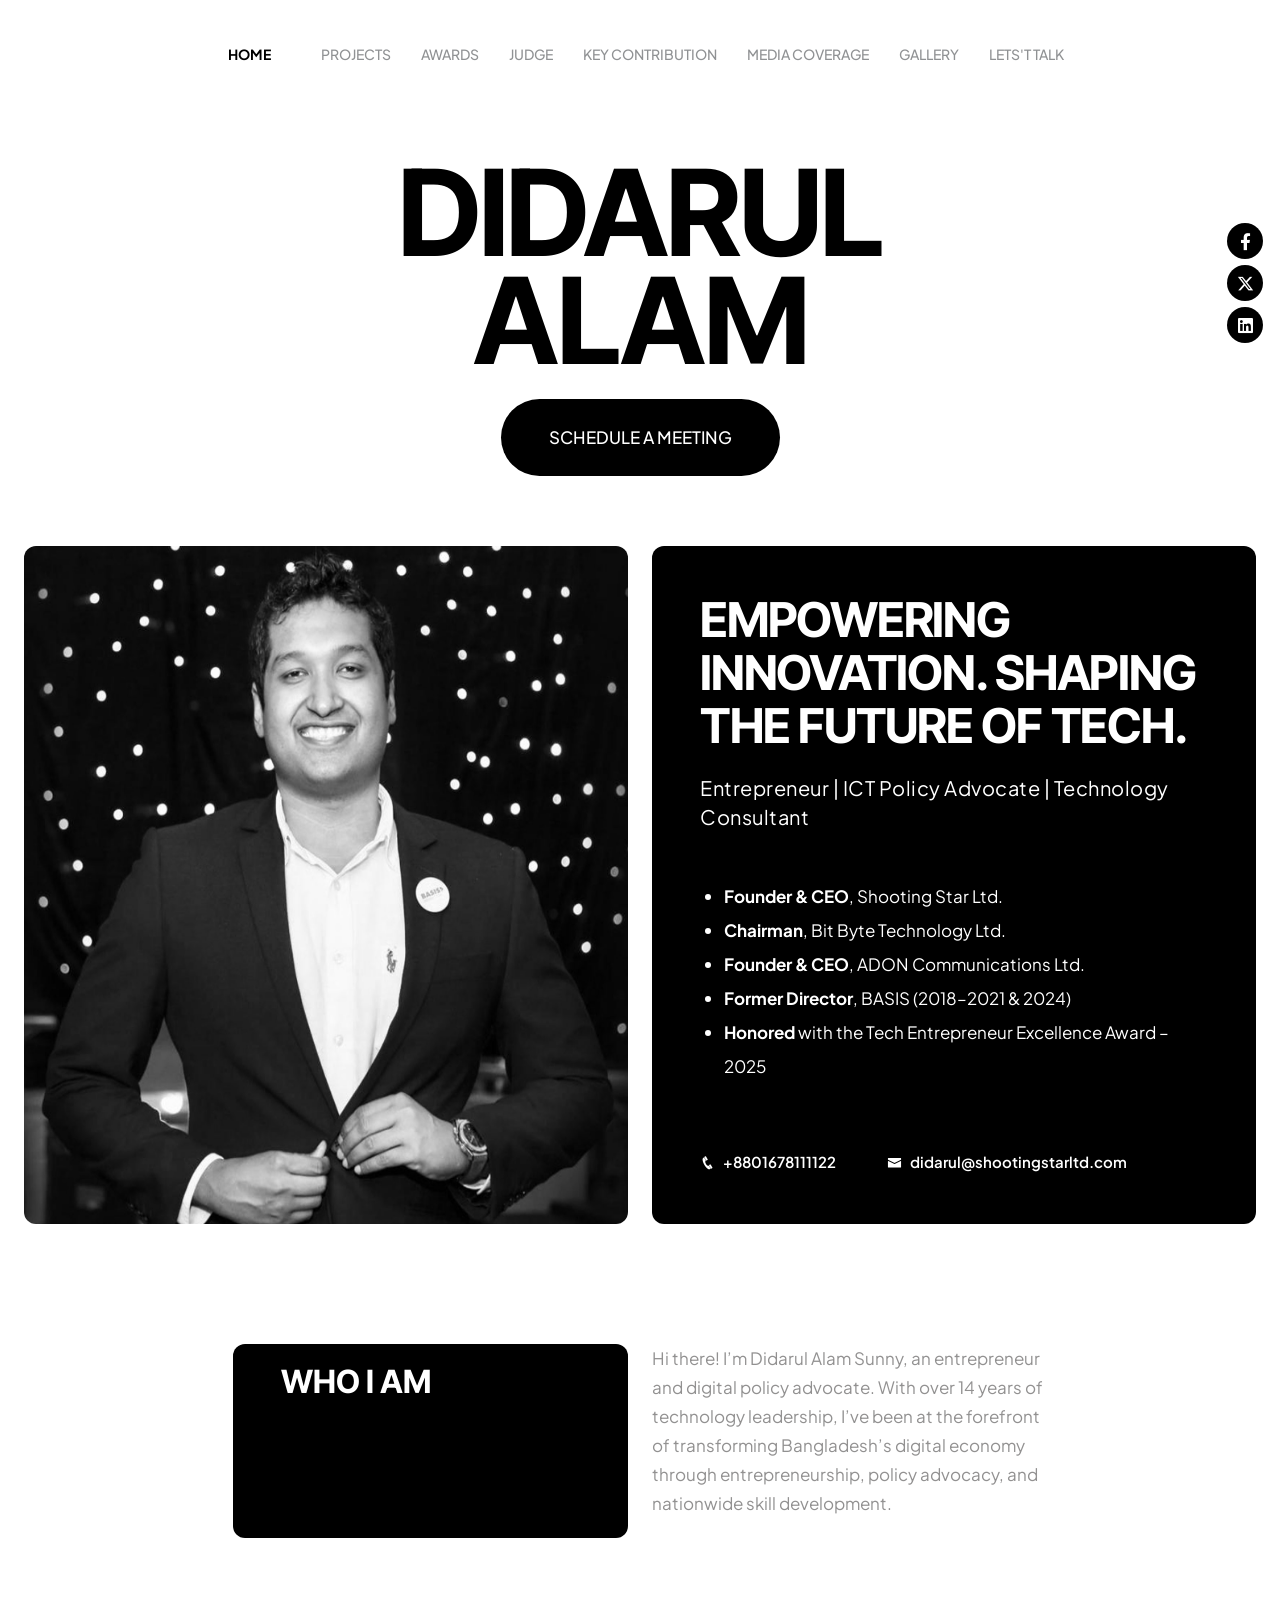
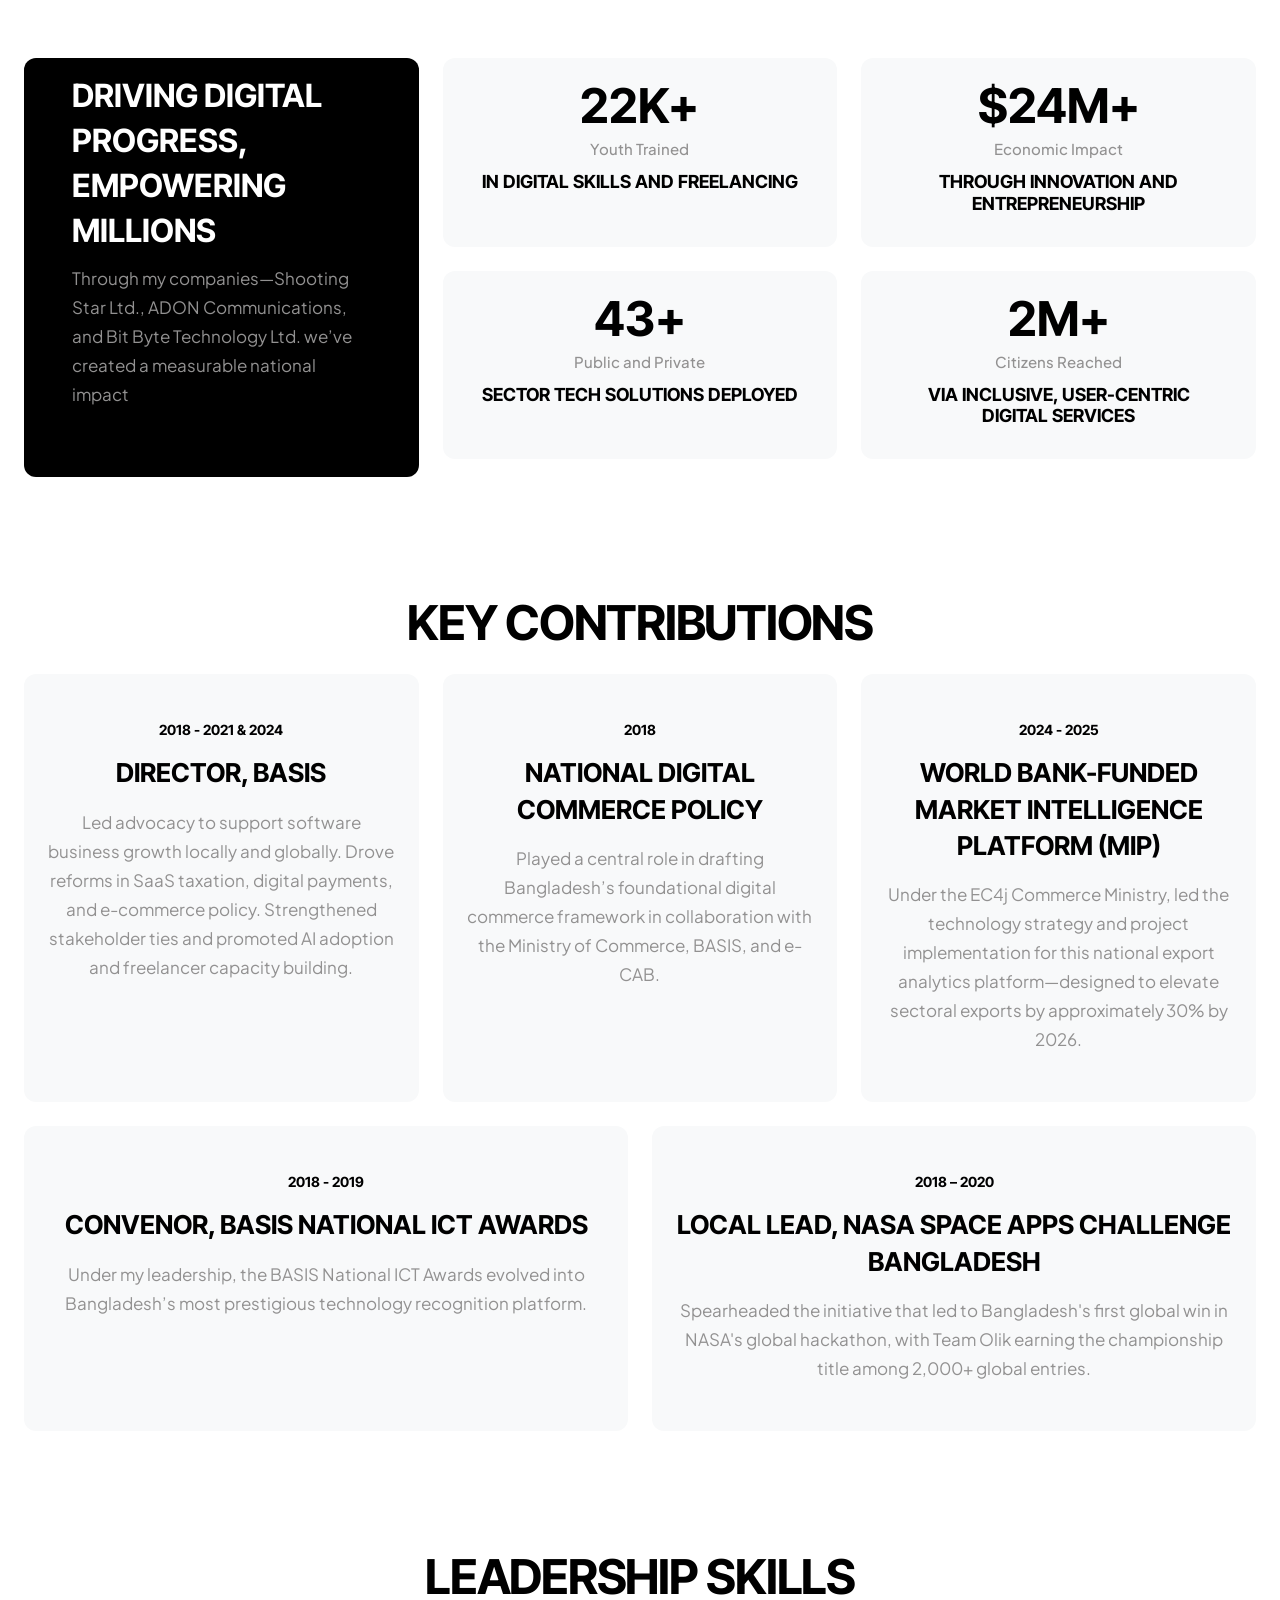
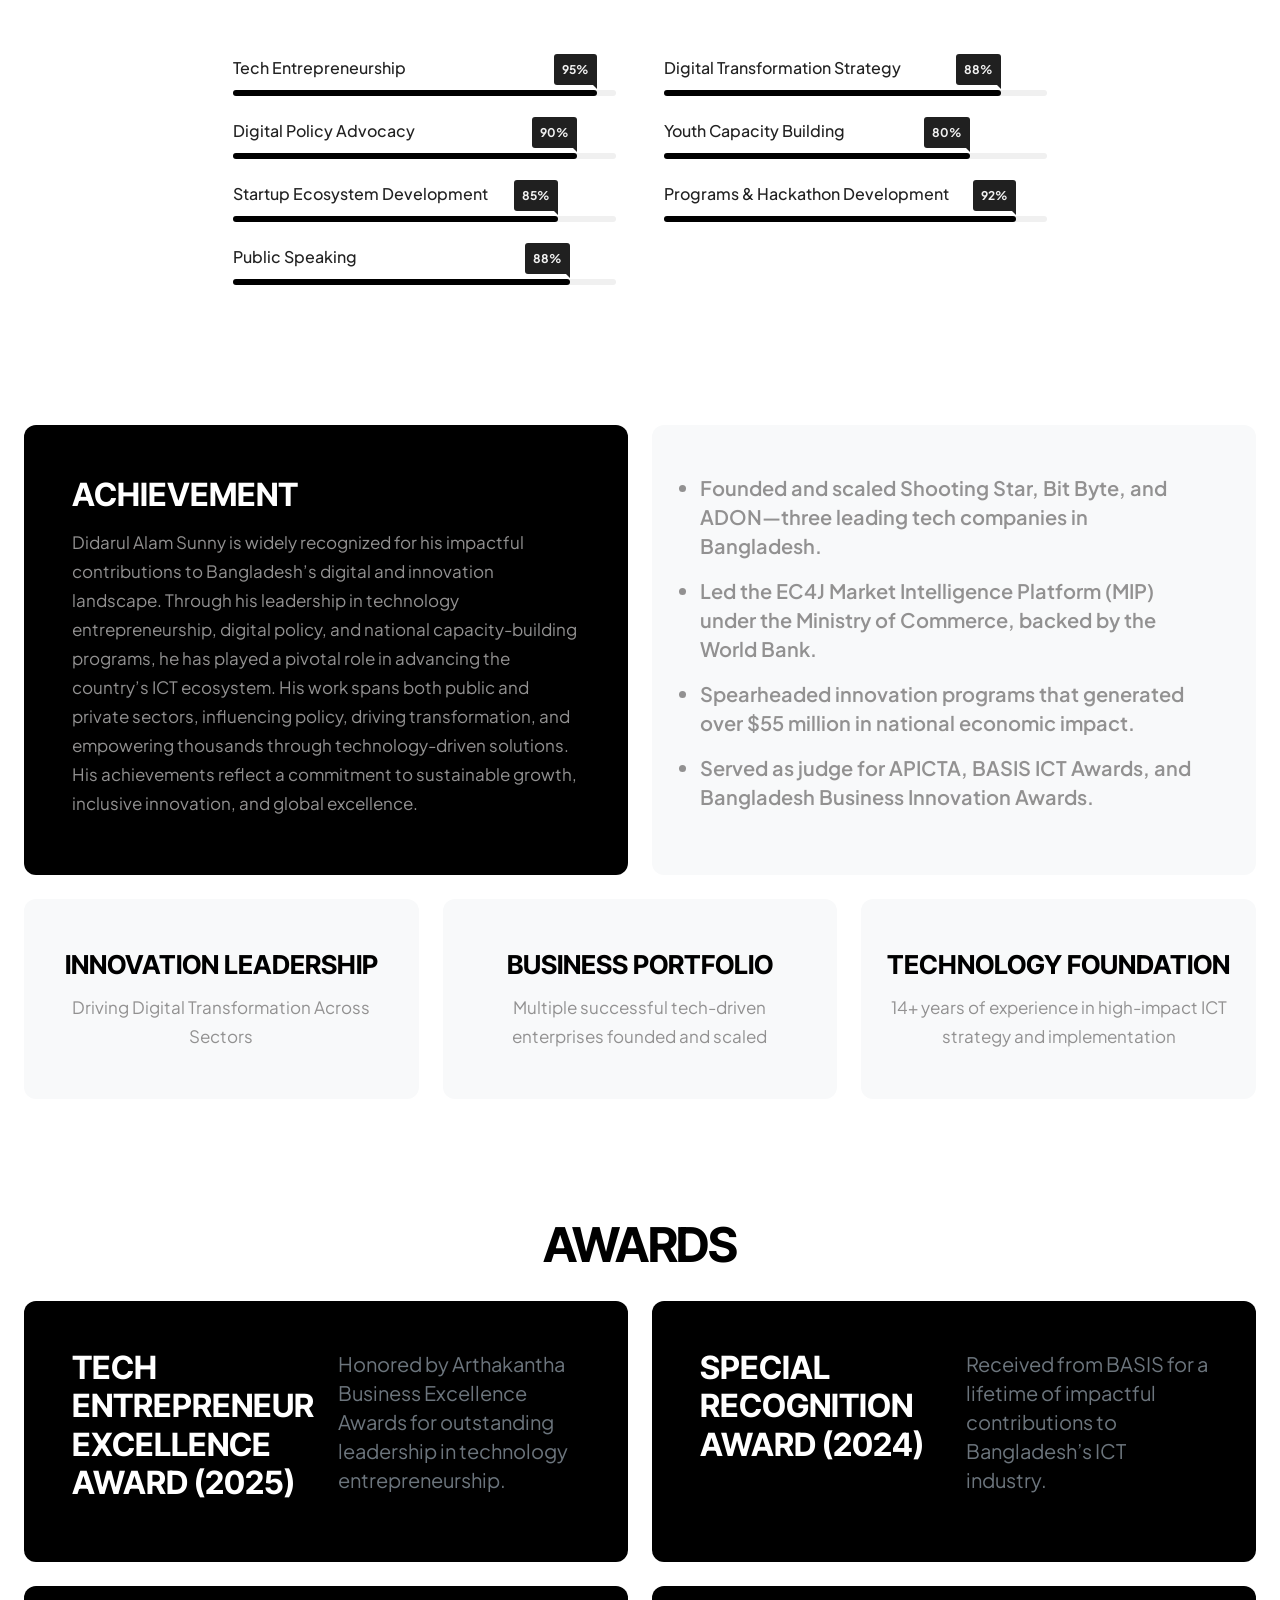
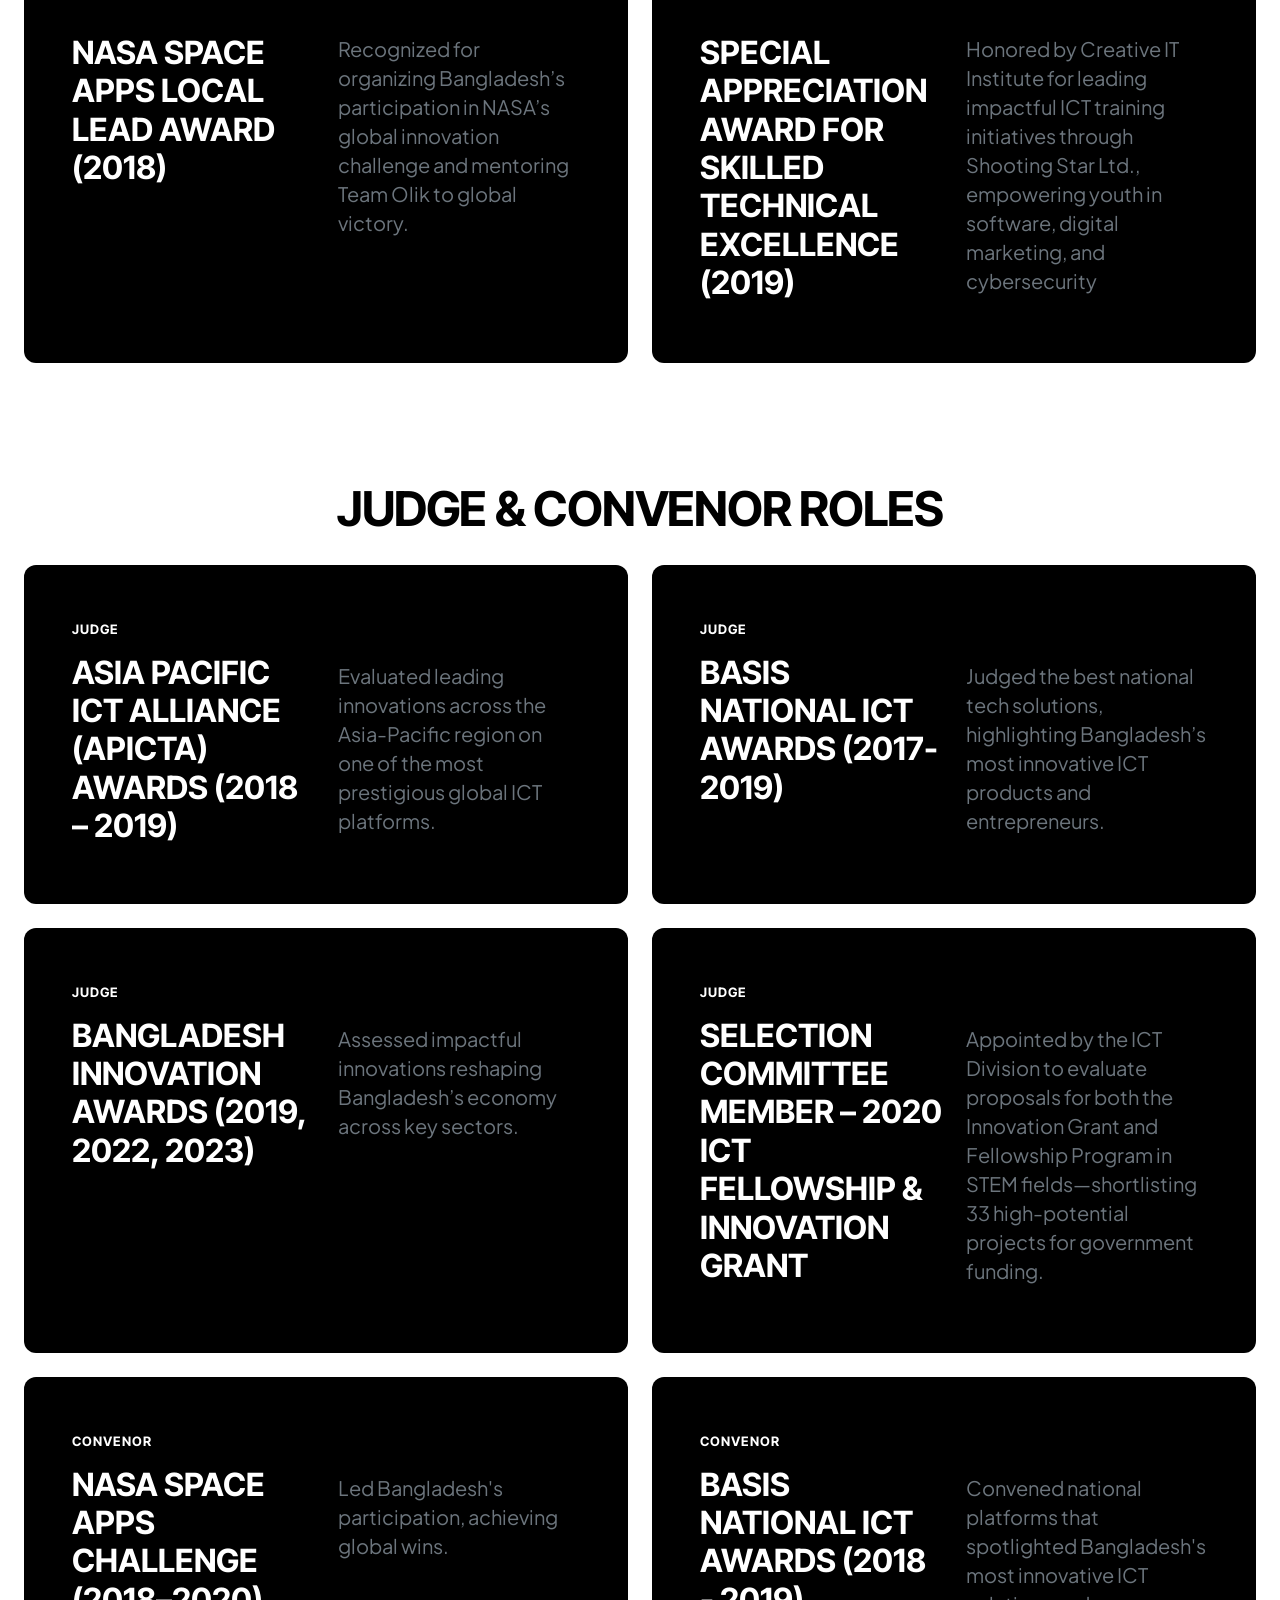
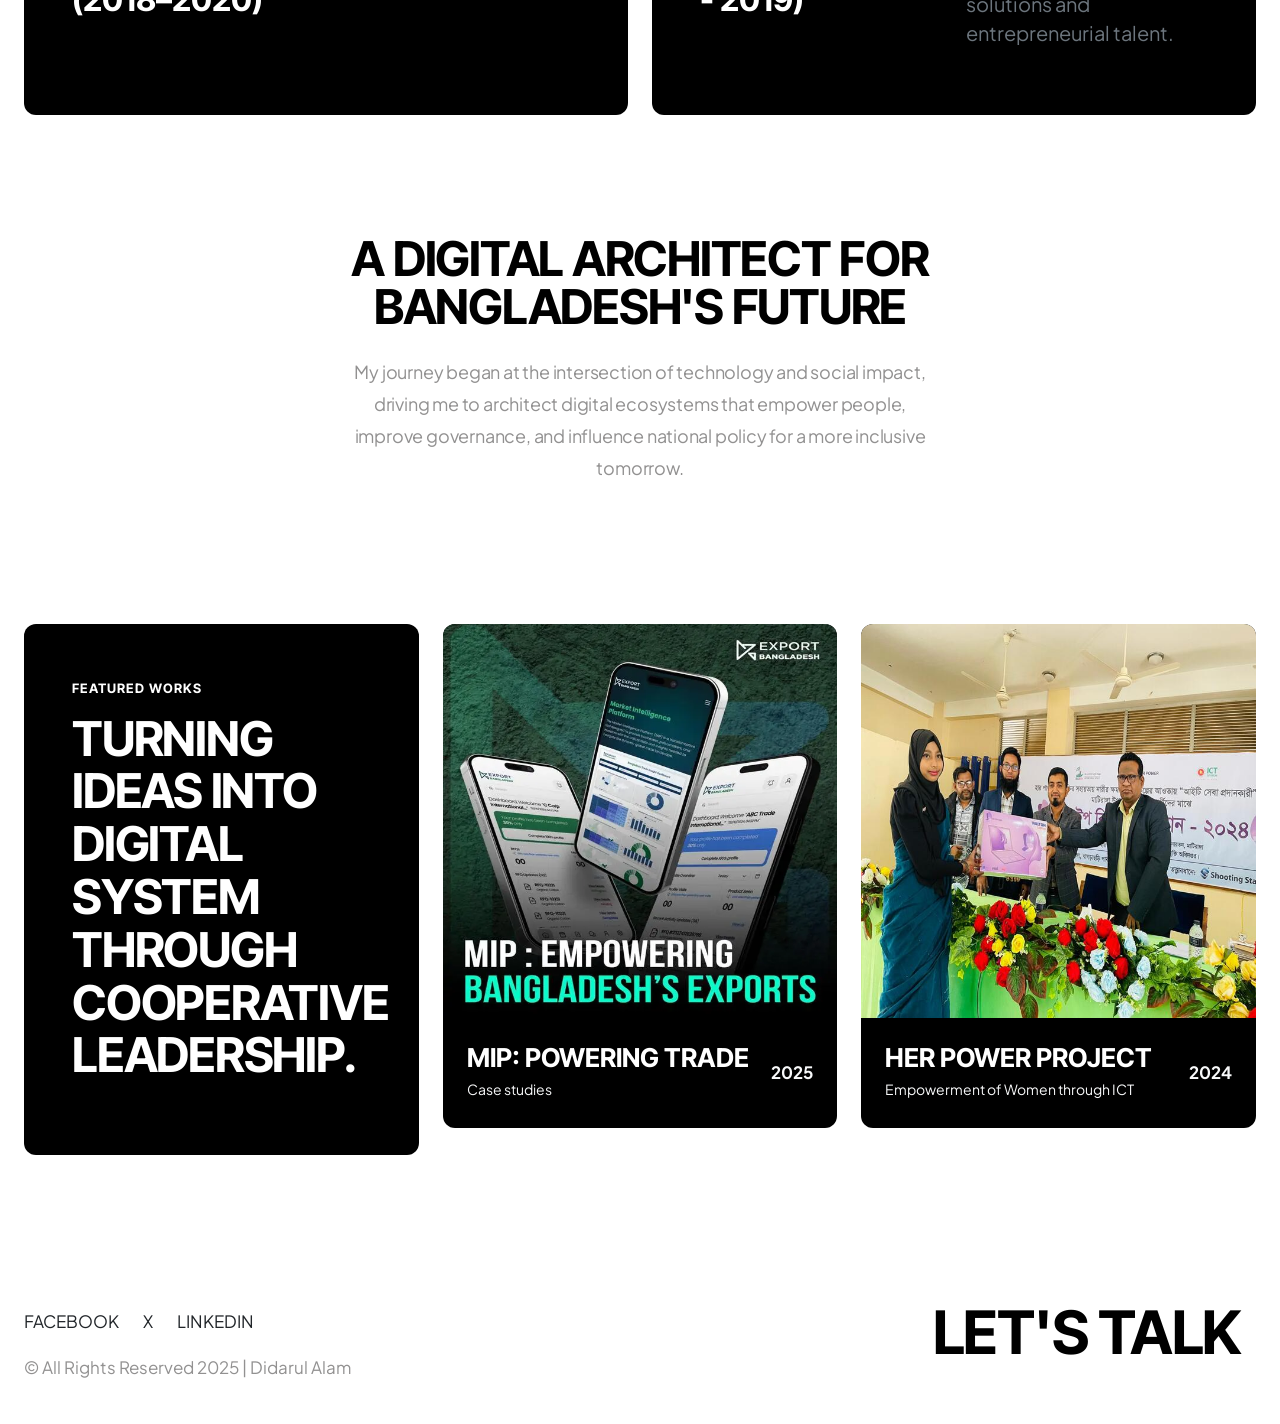
<file: index.html>
<!DOCTYPE html>
<html lang="en">

<head>
    <!-- <title>DIDARUL ALAM</title> -->
    <title>Didarul Alam | Tech Entrepreneur & Digital Policy Advocate</title>
    <link rel="icon" href="images/favicon.webp" type="image/gif" sizes="16x16">
    <meta content="text/html;charset=utf-8" http-equiv="Content-Type">
    <meta content="width=device-width, initial-scale=1.0" name="viewport">
    <meta name="description"
        content="14+ years of building Bangladesh's digital future. Founder, National ICT Award winner, and architect of transformative tech ecosystems.">
    <meta content="" name="keywords">
    <meta content="" name="author">
    <!-- CSS Files
    ================================================== -->
    <link href="css/bootstrap.min.css" rel="stylesheet" type="text/css" id="bootstrap">
    <link href="css/plugins.css" rel="stylesheet" type="text/css">
    <link href="css/style.css" rel="stylesheet" type="text/css">
    <link href="css/coloring.css" rel="stylesheet" type="text/css">
    <!-- color scheme -->
    <link id="colors" href="css/colors/scheme-01.css" rel="stylesheet" type="text/css">
    <!-- color scheme -->
    <link href="css/07_custom.css" rel="stylesheet" type="text/css">

    <!-- calendly setup -->
    <script src="https://assets.calendly.com/assets/external/widget.js" async></script>
</head>

<!-- Calendly Modal -->
<div class="modal fade" id="calendlyModal" tabindex="-1" aria-hidden="true">
    <div class="modal-dialog modal-dialog-centered modal-lg">
        <div class="modal-content" style="height: 700px;">
            <div class="modal-header">
                <h5 class="modal-title">Schedule a Meeting</h5>
                <button type="button" class="btn-close" data-bs-dismiss="modal" aria-label="Close"></button>
            </div>
            <div class="modal-body p-0">
                <div id="calendly-embed" style="height: 100%; width: 100%;"></div>
            </div>
        </div>
    </div>
</div>

<body>
    <div id="wrapper">

        <!-- page preloader begin -->
        <div id="de-loader"></div>
        <!-- page preloader close -->

        <!-- content begin -->
        <div class="section-dark no-bottom no-top" id="content">

            <div id="top"></div>
            <!-- Navigation section start  -->

            <!-- Mobile menu  -->
            <section class="p-4 d-block d-lg-none">
                <div class="container-fluid">
                    <nav class="navbar navbar-expand-lg text-uppercase" data-wow-delay=".3s">
                        <div class="container-fluid">
                            <!-- Brand or Logo -->
                            <a class="ps-3 navbar-brand" href="index.html">
                                <img src="images/logo/favicon-32x32.png" alt="Didarul Alam Logo" style="height: 33px;">
                            </a>

                            <!-- Toggler button for mobile -->
                            <button class="navbar-toggler shadow-sm bg-white rounded-2" style="padding: 6px;"
                                type=" button" data-bs-toggle="collapse" data-bs-target="#navbarNav"
                                aria-controls="navbarNav" aria-expanded="false" aria-label="Toggle navigation">
                                <span>
                                    <svg xmlns="http://www.w3.org/2000/svg" width="24" height="24" fill="black"
                                        viewBox="0 0 16 16">
                                        <path fill-rule="evenodd"
                                            d="M1.5 12.5a.5.5 0 010-1h13a.5.5 0 010 1h-13zm0-4a.5.5 0 010-1h13a.5.5 0 010 1h-13zm0-4a.5.5 0 010-1h13a.5.5 0 010 1h-13z" />
                                    </svg>
                                </span>
                            </button>

                            <!-- Collapsible content -->
                            <div class="collapse navbar-collapse bg-black rounded-2 mt-2 vh-70 p-4 pb-5 z-3"
                                id="navbarNav">
                                <ul class="navbar-nav fs-14 fw-bold">
                                    <li class="nav-item active">
                                        <a class="nav-link text-white" href="/">Home</a>
                                    </li>
                                    <li class="nav-item">
                                        <a class="nav-link" style="color: var(--bs-tertiary-color);"
                                            href="works.html">Projects</a>
                                    </li>
                                    <li class="nav-item">
                                        <a class="nav-link" style="color: var(--bs-tertiary-color);"
                                            href="#awards">Awards</a>
                                    </li>
                                    <li class="nav-item">
                                        <a class="nav-link" style="color: var(--bs-tertiary-color);"
                                            href="#judge">Judge</a>
                                    </li>

                                    <li class="nav-item">
                                        <a class="nav-link" style="color: var(--bs-tertiary-color);" href="#key">Key
                                            Contributions</a>
                                    </li>
                                    <li class="nav-item">
                                        <a class="nav-link" style="color: var(--bs-tertiary-color);"
                                            href="news.html">Media Coverage</a>
                                    </li>
                                    <li class="nav-item">
                                        <a class="nav-link" style="color: var(--bs-tertiary-color);"
                                            href="news.html#photo-gallery">Gallery</a>
                                    </li>
                                    <li class="nav-item">
                                        <a class="nav-link" style="color: var(--bs-tertiary-color);"
                                            href="contact.html">Lets't Talk</a>
                                    </li>
                                </ul>
                            </div>
                        </div>
                    </nav>
                </div>
            </section>

            <!-- Web menu  -->
            <section class="p-4 d-none d-lg-block">
                <div class="container-fluid">
                    <div class="row">
                        <div class="col-lg-12">
                            <div class="text-center pt-3 text-uppercase d-menu-1 fs-14 fw-bold wow"
                                data-wow-delay=".3s">
                                <ul class="z">
                                    <li class="active text-dark"><a href="/">Home</a></li>
                                    <li><a href="works.html">Projects</a></li>
                                    <li><a href="#awards">Awards</a></li>
                                    <li><a href="#judge">Judge</a></li>
                                    <li><a href="#key">Key Contribution</li>
                                    <li><a href="news.html">Media Coverage</a></li>
                                    <li><a href="news.html#photo-gallery">Gallery</a></li>
                                    <li><a href="contact.html">Lets't Talk</a></li>
                                </ul>
                            </div>
                        </div>
                    </div>
                </div>
            </section>

            <section id="subheader" class="relative">
                <div class="container-fluid">
                    <div class="row justify-content-center">
                        <div class="col-lg-12 text-center">
                            <h1 class="fs-120 fs-xs-60 text-resize-h1 lh-0-75 mb-4">Didarul<br>Alam</h1>

                            <button class="border-0 bg-dark rounded-pill py-4 px-5 text-uppercase text-white fw-500"
                                data-bs-toggle="modal" data-bs-target="#calendlyModal" onclick="loadCalendly()">
                                Schedule a Meeting
                            </button>
                        </div>
                    </div>
                </div>

                <div class="sc-icons dark abs abs-middle end-0 me-4">
                    <a href="https://www.facebook.com/didarul.sunny"><i class="fa-brands fa-facebook-f"></i></a>
                    <a href="#"><i class="fa-brands fa-x-twitter"></i></a>
                    <a target="_blank" href="https://www.linkedin.com/in/didarul-alam-b021a682/"><i
                            class="fa-brands fa-linkedin"></i></a>
                </div>

                <!-- <img src="images/misc/scratches-1.webp" class="w-20 ms-4 abs abs-middle" alt=""> -->
                <!-- <img src="images/misc/scratches-2.webp" class="w-20 me-5 abs top-0 end-0" alt=""> -->
            </section>

            <!-- About section start  -->
            <section class="no-top px-4">
                <div class="container-fluid">
                    <!-- old code  -->
                    <!-- <div class="row g-4">
                        <div class="col-xl-6">
                            <div class="relative jarallax auto-height rounded-1 overflow-hidden wow fadeInUp"
                                data-wow-delay=".6s">
                                <img src="images/misc/DIDARBHAI.jpg" class="jarallax-img" alt="didarul alam image">
                            </div>
                        </div>
                        <div class="col-xl-6">
                            <div class="relative rounded-1 overflow-hidden p-lg-5 p-4 pb-5 wow bg-color h-100 fadeInUp"
                                data-wow-delay=".6s">
                                <div class="align-middle text-white">
                                    <h2 class="mb-0">Empowering Innovation. Shaping the Future of Tech.</h2>
                                    <div class="fw-semibold fs-16 fs-md-24" style="letter-spacing: 0.5px;">
                                        Entrepreneur | ICT Policy Advocate | Technology Consultant
                                    </div>
                                </div>

                                <div class="text-white p-4 mt-4 mb-5">
                                    <style>
                                        /* Default (mobile-first) */
                                        .responsive-font {
                                            font-size: 14px;
                                        }

                                        /* Medium screen and up (≥768px) */
                                        @media (min-width: 768px) {
                                            .responsive-font {
                                                font-size: 16px;
                                            }
                                        }

                                        /* Large screen and up (≥992px) */
                                        @media (min-width: 992px) {
                                            .responsive-font {
                                                font-size: 18px;
                                            }
                                        }
                                    </style>
                                    <ul class="lh-lg responsive-font">
                                        <li><strong>Founder & CEO</strong>, Shooting Star Ltd.</li>
                                        <li><strong>Chairman</strong>, Bit Byte Technology Ltd.</li>
                                        <li><strong>Founder & CEO</strong>, ADON Communications Ltd.</li>
                                        <li><strong>Former Director</strong>, BASIS (2018–2021 & 2024)</li>
                                        <li><strong>Honored</strong> with the Tech Entrepreneur Excellence
                                            Award – 2025
                                        </li>
                                    </ul>
                                </div>

                                <div class="abs bottom-0 text-dark fs-15 fs-md-20 pb-4 pb-md-5">
                                    <div class="d-md-inline fw-600 me-5 text-white"><i
                                            class="icofont-phone me-2"></i>+8801678111122
                                    </div>
                                    <div class="d-md-inline fw-600 text-white"><i
                                            class="icofont-envelope me-2"></i>didarul@shootingstarltd.com</div>
                                </div>
                            </div>
                        </div>
                    </div> -->

                    <!-- new code  -->
                    <div class="row g-4 align-items-stretch">
                        <!-- Left Column: Image -->
                        <div class="col-xl-6">
                            <div class="h-100 rounded-1 overflow-hidden">
                                <img src="images/misc/DIDARBHAI.jpg" class="img-fluid w-100 h-100 object-fit-cover"
                                    alt="Didarul Alam image">
                            </div>
                        </div>

                        <!-- Right Column: Text -->
                        <div class="col-xl-6 d-flex">
                            <div class="d-flex flex-column justify-content-between w-100 rounded-1 overflow-hidden p-lg-5 p-4 pb-5 wow bg-color fadeInUp"
                                data-wow-delay=".6s">

                                <!-- Title & Subtitle -->
                                <div class="text-white mb-4">
                                    <h2 class="mb-3 fw-bold text-wrap">
                                        EMPOWERING INNOVATION. Shaping the Future of Tech.
                                    </h2>
                                    <div class="fw-semibold fs-16 fs-md-24 fs-xl-30 text-wrap"
                                        style="letter-spacing: 0.5px;">
                                        Entrepreneur | ICT Policy Advocate | Technology Consultant
                                    </div>
                                </div>

                                <!-- List -->
                                <div class="text-white text-wrap p-4 mb-4">
                                    <ul class="lh-lg responsive-font text-start">
                                        <li><strong>Founder & CEO</strong>, Shooting Star Ltd.</li>
                                        <li><strong>Chairman</strong>, Bit Byte Technology Ltd.</li>
                                        <li><strong>Founder & CEO</strong>, ADON Communications Ltd.</li>
                                        <li><strong>Former Director</strong>, BASIS (2018–2021 & 2024)</li>
                                        <li><strong>Honored</strong> with the Tech Entrepreneur Excellence Award – 2025
                                        </li>
                                    </ul>
                                </div>

                                <!-- Contact Info -->
                                <div class="text-dark fs-15 fs-md-20">
                                    <div class="d-md-inline fw-600 me-5 text-white"><i
                                            class="icofont-phone me-2"></i>+8801678111122</div>
                                    <div class="d-md-inline fw-600 text-white"><i
                                            class="icofont-envelope me-2"></i>didarul@shootingstarltd.com</div>
                                </div>

                            </div>
                        </div>

                    </div>
            </section>

            <section id="about" class="no-top px-4">
                <div class="container-fluid">
                    <div class="row">
                        <div class="col-lg-8 mx-auto">
                            <div class="row g-4 justify-content-center">
                                <div class="col-12 col-md-6">
                                    <div
                                        class="relative rounded-1 overflow-hidden p-lg-5 pt-lg-3 p-4 wow bg-color h-100 fadeInUp">
                                        <h3 class="fs-32 text-white">who i am</h3>
                                    </div>
                                </div>
                                <div class="col-md-6">
                                    <p>Hi there! I’m Didarul Alam Sunny, an entrepreneur and digital policy advocate.
                                        With over 14 years of technology leadership, I’ve been at the forefront of
                                        transforming Bangladesh’s digital economy through entrepreneurship, policy
                                        advocacy, and nationwide skill development.</p>
                                </div>
                            </div>
                        </div>
                    </div>
            </section>
            <!-- About section end  -->

            <!-- Impact section start  -->
            <section class="no-top px-4">
                <div class="container-fluid">
                    <div class="row g-4 justify-content-center">
                        <div class="col-12 col-md-4">
                            <div
                                class="relative rounded-1 overflow-hidden p-lg-5 pt-lg-3 p-4 wow bg-color h-100 fadeInUp">
                                <h3 class="fs-32 text-white">Driving Digital Progress, Empowering Millions</h3>
                                <p>Through my companies—Shooting Star Ltd., ADON Communications, and Bit Byte
                                    Technology Ltd. we’ve created a measurable national impact</p>
                            </div>
                        </div>
                        <div class="col-md-8">
                            <div class="row">
                                <div class="col-md-6 mb-4">
                                    <div class="h-100 de_count bg-light py-4 rounded-1 text-center fs-15 wow fadeInRight"
                                        data-wow-delay=".0s">
                                        <h3 class="fs-48 mb-1"><span class="timer" data-to="50"
                                                data-speed="3000">0</span><span>K+</span>
                                        </h3>
                                        <div class="fs-15">Youth Trained</div>
                                        <h5 class="mt-2">in digital skills and freelancing</h5>
                                    </div>
                                </div>
                                <div class="col-md-6 mb-4">
                                    <div class="h-100 de_count bg-light py-4 rounded-1 text-center fs-15 wow fadeInRight"
                                        data-wow-delay=".0s">
                                        <h3 class="fs-48 mb-1"><span>$</span><span class="timer" data-to="55"
                                                data-speed="3000">0</span><span>M+</span>
                                        </h3>
                                        <div class="fs-15">Economic Impact</div>
                                        <h5 class="mt-2 px-2">through innovation and entrepreneurship</h5>
                                    </div>
                                </div>
                            </div>
                            <div class="row">
                                <div class="col-md-6">
                                    <div class="h-100 de_count bg-light py-4 rounded-1 text-center fs-15 wow fadeInRight"
                                        data-wow-delay=".0s">
                                        <h3 class="fs-48 mb-1"><span class="timer" data-to="100"
                                                data-speed="3000">0</span><span>+</span>
                                        </h3>
                                        <div class="fs-15">Public and Private</div>
                                        <h5 class="mt-2 px-2">sector tech solutions deployed</h5>
                                    </div>
                                </div>

                                <div class="col-md-6">
                                    <div class="h-100 de_count bg-light py-4 rounded-1 text-center fs-15 wow fadeInRight"
                                        data-wow-delay=".6s">
                                        <h3 class="fs-48 mb-1"><span class="timer" data-to="5"
                                                data-speed="3000">0</span><span>M+</span>
                                        </h3>
                                        <div class="fs-15">Citizens Reached</div>
                                        <h5 class="mt-2">via inclusive, user-centric <br> digital services</h5>
                                    </div>
                                </div>
                            </div>
                        </div>
                    </div>
                </div>
            </section>

            <!-- Key Contributions section start  -->
            <section id="key" class="no-top px-4">
                <div class="col-lg-12">
                    <div class="text-center">
                        <h2>Key Contributions</h2>
                    </div>
                </div>
                <div class="container-fluid">
                    <div class="row g-4">
                        <div class="col-md-4 text-center wow fadeInRight" data-wow-delay=".6s">
                            <div class="p-4 py-lg-5 py-4 bg-light h-100 rounded-1">
                                <h6>2018 - 2021 & 2024</h6>
                                <h3 class="my-3">Director, BASIS</h3>
                                <p class="mb-0">Led advocacy to support software business growth locally and globally.
                                    Drove reforms in SaaS taxation, digital payments, and e-commerce policy.
                                    Strengthened stakeholder ties and promoted AI adoption and freelancer capacity
                                    building.</p>
                            </div>
                        </div>

                        <div class="col-md-4 text-center wow fadeInRight" data-wow-delay=".6s">
                            <div class="p-4 py-lg-5 py-4 bg-light h-100 rounded-1">
                                <h6>2018</h6>
                                <h3 class="my-3">National Digital Commerce Policy​</h3>
                                <p class="mb-0">Played a central role in drafting Bangladesh’s foundational digital
                                    commerce framework in collaboration with the Ministry of Commerce, BASIS, and
                                    e-CAB.​​</p>
                            </div>
                        </div>

                        <div class="col-md-4 text-center wow fadeInRight" data-wow-delay=".6s">
                            <div class="p-4 py-lg-5 py-4 bg-light h-100 rounded-1">
                                <h6>2024 - 2025</h6>
                                <h3 class="my-3">World Bank-funded Market Intelligence Platform​ (MIP)</h3>
                                <p class="mb-0">Under the EC4j Commerce Ministry, led the technology strategy and
                                    project implementation for this national export analytics platform—designed to
                                    elevate sectoral exports by approximately 30% by 2026.​
                                </p>
                            </div>
                        </div>
                        <div class="col-md-6 text-center wow fadeInRight" data-wow-delay=".6s">
                            <div class="p-4 py-lg-5 py-4 bg-light h-100 rounded-1">
                                <h6>2018 - 2019</h6>
                                <h3 class="my-3">Convenor, BASIS National ICT Awards​</h3>
                                <p class="mb-0">Under my leadership, the BASIS National ICT Awards evolved into
                                    Bangladesh’s most prestigious technology recognition platform.​
                                </p>
                            </div>
                        </div>
                        <div class="col-md-6 text-center wow fadeInRight" data-wow-delay=".6s">
                            <div class="p-4 py-lg-5 py-4 bg-light h-100 rounded-1">
                                <h6>2018 – 2020</h6>
                                <h3 class="my-3">Local Lead, NASA Space Apps Challenge Bangladesh</h3>
                                <p class="mb-0">Spearheaded the initiative that led to Bangladesh's first global win in
                                    NASA's global hackathon, with Team Olik earning the championship title among 2,000+
                                    global entries.​
                                </p>
                            </div>
                        </div>
                    </div>
                </div>
            </section>

            <!-- Coding Skill Section Start  -->
            <section id="skills" class="no-top px-4">
                <div class="container-fluid">
                    <div class="row g-4 justify-content-center">
                        <div class="col-lg-12">
                            <div class="text-center">
                                <h2>Leadership Skills</h2>
                            </div>
                        </div>

                        <div class="col-lg-8">
                            <div class="row g-4 gx-5">
                                <div class="col-md-6 wow fadeInRight" data-wow-delay=".4s">
                                    <div class="d-skills-bar">
                                        <div class="d-bar">
                                            <div class="d-skill" data-value="95%">
                                                <div class="d-info">
                                                    <span>Tech Entrepreneurship</span>
                                                </div>
                                                <div class="d-progress-line"><span class="d-fill-line"></span></div>
                                            </div>

                                            <div class="d-skill" data-value="90%">
                                                <div class="d-info">
                                                    <span>Digital Policy Advocacy</span>
                                                </div>
                                                <div class="d-progress-line"><span class="d-fill-line"></span></div>
                                            </div>

                                            <div class="d-skill" data-value="85%">
                                                <div class="d-info">
                                                    <span>Startup Ecosystem Development</span>
                                                </div>
                                                <div class="d-progress-line"><span class="d-fill-line"></span></div>
                                            </div>
                                            <div class="d-skill" data-value="88%">
                                                <div class="d-info">
                                                    <span>Public Speaking</span>
                                                </div>
                                                <div class="d-progress-line"><span class="d-fill-line"></span></div>
                                            </div>

                                        </div>
                                    </div>
                                </div>

                                <div class="col-md-6 wow fadeInRight" data-wow-delay=".5s">
                                    <div class="d-skills-bar">
                                        <div class="d-bar">
                                            <div class="d-skill" data-value="88%">
                                                <div class="d-info">
                                                    <span>Digital Transformation Strategy</span>
                                                </div>
                                                <div class="d-progress-line"><span class="d-fill-line"></span></div>
                                            </div>

                                            <div class="d-skill" data-value="80%">
                                                <div class="d-info">
                                                    <span>Youth Capacity Building</span>
                                                </div>
                                                <div class="d-progress-line"><span class="d-fill-line"></span></div>
                                            </div>

                                            <div class="d-skill" data-value="92%">
                                                <div class="d-info">
                                                    <span>Programs & Hackathon Development</span>
                                                </div>
                                                <div class="d-progress-line"><span class="d-fill-line"></span></div>
                                            </div>
                                        </div>
                                    </div>
                                </div>
                            </div>
                        </div>
                    </div>
                </div>
            </section>

            <!-- Achievement section start -->
            <section id="achievment" class="no-top px-4">
                <div class="container-fluid">
                    <div class="row g-4">
                        <div class=" col-lg-6">
                            <div class="relative rounded-1 overflow-hidden p-lg-5 p-4 wow bg-color h-100 fadeInUp">
                                <h3 class="fs-32 text-white">Achievement</h3>
                                <p class="mb-0">Didarul Alam Sunny is widely recognized for his impactful contributions
                                    to Bangladesh’s digital and innovation landscape. Through his leadership in
                                    technology entrepreneurship, digital policy, and national capacity-building
                                    programs, he has played a pivotal role in advancing the country’s ICT ecosystem. His
                                    work spans both public and private sectors, influencing policy, driving
                                    transformation, and empowering thousands through technology-driven solutions. His
                                    achievements reflect a commitment to sustainable growth, inclusive innovation, and
                                    global excellence.
                                </p>
                            </div>
                        </div>
                        <div class=" col-lg-6">
                            <div class="relative rounded-1 overflow-hidden p-lg-5 p-4 bg-light wow h-100 fadeInUp">
                                <ul class="fs-20 fw-600">
                                    <li>
                                        Founded and scaled Shooting Star, Bit Byte, and ADON—three leading tech
                                        companies in Bangladesh.
                                    </li>
                                    <li class="my-3">Led the EC4J Market Intelligence Platform (MIP) under the Ministry
                                        of Commerce,
                                        backed by the World Bank.</li>
                                    <li>Spearheaded innovation programs that generated over $55 million in national
                                        economic impact.</li>
                                    <li class="mt-3">Served as judge for APICTA, BASIS ICT Awards, and Bangladesh
                                        Business Innovation
                                        Awards.</li>
                                </ul>
                            </div>
                        </div>

                        <div class="col-md-4 text-center wow fadeInRight" data-wow-delay=".4s">
                            <div class="p-4 py-lg-5 py-4 bg-light h-100 rounded-1">
                                <!-- <h6>2018</h6> -->
                                <h3>Innovation Leadership​</h3>
                                <p class="mb-0">Driving Digital Transformation Across Sectors​</p>
                            </div>
                        </div>

                        <div class="col-md-4 text-center wow fadeInRight" data-wow-delay=".5s">
                            <div class="p-4 py-lg-5 py-4 bg-light h-100 rounded-1">
                                <!-- <h6>2014</h6> -->
                                <h3>Business Portfolio​</h3>
                                <p class="mb-0">Multiple successful tech-driven enterprises founded and scaled​</p>
                            </div>
                        </div>

                        <div class="col-md-4 text-center wow fadeInRight" data-wow-delay=".6s">
                            <div class="p-4 py-lg-5 py-4 bg-light h-100 rounded-1">
                                <!-- <h6>2011</h6> -->
                                <h3>Technology Foundation​</h3>
                                <p class="mb-0">14+ years of experience in high-impact ICT strategy and implementation​
                                </p>
                            </div>
                        </div>
                    </div>
                </div>
            </section>

            <!-- Awards section start  -->
            <section id="awards" class="no-top px-4">
                <h2 class="text-center mb-4">Awards</h2>
                <div class="container-fluid text-white">

                    <div class="row justify-content-center">
                        <div class="col-lg-12">
                            <div class="row g-4">
                                <div class="col-lg-6 col-sm-6 wow fadeInUp" data-wow-delay=".3s">
                                    <div class="relative p-lg-5 p-4 bg-color text-dark rounded-1 h-100">
                                        <div class="row">
                                            <div class="col-lg-6">
                                                <h4 class="fs-32 lh-1-2">Tech Entrepreneur Excellence Award (2025)​</h4>
                                            </div>
                                            <div class="col-lg-6 text-secondary">
                                                <p class="fs-20">Honored by Arthakantha Business Excellence Awards for
                                                    outstanding leadership in technology entrepreneurship.</p>
                                            </div>
                                        </div>
                                    </div>
                                </div>

                                <div class="col-lg-6 col-sm-6 wow fadeInUp" data-wow-delay=".3s">
                                    <div class="relative p-lg-5 p-4 bg-color text-dark rounded-1 h-100">
                                        <div class="row">
                                            <div class="col-lg-6">
                                                <h4 class="fs-32 lh-1-2">Special Recognition Award (2024)​</h4>
                                            </div>
                                            <div class="col-lg-6 text-secondary">
                                                <p class="fs-20">Received from BASIS for a lifetime of impactful
                                                    contributions to Bangladesh’s ICT industry.​</p>
                                            </div>
                                        </div>
                                    </div>
                                </div>

                                <div class="col-lg-6 col-sm-6 wow fadeInUp" data-wow-delay=".3s">
                                    <div class="relative p-lg-5 p-4 bg-color text-dark rounded-1 h-100">
                                        <div class="row">
                                            <div class="col-lg-6">
                                                <h4 class="fs-32 lh-1-2">NASA Space Apps Local Lead Award (2018)​</h4>
                                            </div>
                                            <div class="col-lg-6 text-secondary">
                                                <p class="fs-20">Recognized for organizing Bangladesh’s participation in
                                                    NASA’s global innovation challenge and mentoring Team Olik to global
                                                    victory.​</p>
                                            </div>
                                        </div>
                                    </div>
                                </div>

                                <div class="col-lg-6 col-sm-6 wow fadeInUp" data-wow-delay=".3s">
                                    <div class="relative p-lg-5 p-4 bg-color text-dark rounded-1 h-100">
                                        <div class="row">
                                            <div class="col-lg-6">
                                                <h4 class="fs-32 lh-1-2">Special Appreciation Award for Skilled
                                                    Technical Excellence (2019)​</h4>
                                            </div>
                                            <div class="col-lg-6 text-secondary">
                                                <p class="fs-20">Honored by Creative IT Institute for leading impactful
                                                    ICT training initiatives through Shooting Star Ltd., empowering
                                                    youth in software, digital marketing, and cybersecurity</p>
                                            </div>
                                        </div>
                                    </div>
                                </div>
                                <!-- <div class="col-lg-6 col-sm-6 wow fadeInUp" data-wow-delay=".3s">
                                    <div class="relative p-lg-5 p-4 bg-color text-dark rounded-1 h-100">
                                        <div class="row">
                                            <div class="col-lg-6">
                                                <h4 class="fs-32 lh-1-2">Magna Cum Laude Graduate (2007)​</h4>
                                            </div>
                                            <div class="col-lg-6 text-secondary">
                                                <p class="fs-20">Graduated with academic distinction from American
                                                    International University-Bangladesh (AIUB).​</p>
                                            </div>
                                        </div>
                                    </div>
                                </div> -->
                            </div>
                        </div>
                    </div>
                </div>
            </section>

            <!-- Judge and convenor -->
            <section id="judge" class="no-top px-4">
                <h2 class="text-center mb-4">Judge & Convenor Roles</h2>
                <div class="container-fluid text-white">

                    <div class="row justify-content-center">
                        <div class="col-lg-12">
                            <div class="row g-4">
                                <!-- judge  -->
                                <div class="col-lg-6 col-sm-6 wow fadeInUp" data-wow-delay=".3s">
                                    <div class="relative p-lg-5 p-4 bg-color text-dark rounded-1 h-100">
                                        <div class="row">
                                            <div class="col-lg-6">
                                                <div class="subtitle text-white">Judge</div>
                                                <h4 class="fs-32 lh-1-2">Asia Pacific ICT Alliance (APICTA) Awards (2018
                                                    – 2019)
                                                </h4>
                                            </div>
                                            <div class="col-lg-6 text-secondary mt-5">
                                                <p class="fs-20">Evaluated leading innovations across the Asia-Pacific
                                                    region on one of the most prestigious global ICT platforms.​</p>
                                            </div>
                                        </div>
                                    </div>
                                </div>

                                <div class="col-lg-6 col-sm-6 wow fadeInUp" data-wow-delay=".3s">
                                    <div class="relative p-lg-5 p-4 bg-color text-dark rounded-1 h-100">
                                        <div class="row">
                                            <div class="col-lg-6">
                                                <div class="subtitle text-white">Judge</div>
                                                <h4 class="fs-32 lh-1-2">BASIS National ICT Awards (2017-2019)​</h4>
                                            </div>
                                            <div class="col-lg-6 text-secondary mt-5">
                                                <p class="fs-20">Judged the best national tech solutions, highlighting
                                                    Bangladesh’s most innovative ICT products and entrepreneurs.​</p>
                                            </div>
                                        </div>
                                    </div>
                                </div>

                                <div class="col-lg-6 col-sm-6 wow fadeInUp" data-wow-delay=".3s">
                                    <div class="relative p-lg-5 p-4 bg-color text-dark rounded-1 h-100">
                                        <div class="row">
                                            <div class="col-lg-6">
                                                <div class="subtitle text-white">Judge</div>
                                                <h4 class="fs-32 lh-1-2">Bangladesh Innovation Awards (2019, 2022,
                                                    2023)​</h4>
                                            </div>
                                            <div class="col-lg-6 text-secondary mt-5">
                                                <p class="fs-20">Assessed impactful innovations reshaping Bangladesh’s
                                                    economy across key sectors​.</p>
                                            </div>
                                        </div>
                                    </div>
                                </div>
                                <div class="col-lg-6 col-sm-6 wow fadeInUp" data-wow-delay=".3s">
                                    <div class="relative p-lg-5 p-4 bg-color text-dark rounded-1 h-100">
                                        <div class="row">
                                            <div class="col-lg-6">
                                                <div class="subtitle text-white">Judge</div>
                                                <h4 class="fs-32 lh-1-2">Selection Committee Member – 2020 ICT
                                                    Fellowship & Innovation Grant
                                                </h4>
                                            </div>
                                            <div class="col-lg-6 text-secondary mt-5">
                                                <p class="fs-20">Appointed by the ICT Division to evaluate proposals for
                                                    both the Innovation Grant and Fellowship Program in STEM
                                                    fields—shortlisting 33 high-potential projects for government
                                                    funding.</p>
                                            </div>
                                        </div>
                                    </div>
                                </div>

                                <!-- convenor  -->
                                <div class="col-lg-6 col-sm-6 wow fadeInUp" data-wow-delay=".3s">
                                    <div class="relative p-lg-5 p-4 bg-color text-dark rounded-1 h-100">
                                        <div class="row">
                                            <div class="col-lg-6">
                                                <div class="subtitle text-white">Convenor</div>
                                                <h4 class="fs-32 lh-1-2">NASA Space Apps Challenge (2018–2020)​</h4>
                                            </div>
                                            <div class="col-lg-6 text-secondary mt-5">
                                                <p class="fs-20">Led Bangladesh's participation, achieving global wins​.
                                                </p>
                                            </div>
                                        </div>
                                    </div>
                                </div>

                                <div class="col-lg-6 col-sm-6 wow fadeInUp" data-wow-delay=".3s">
                                    <div class="relative p-lg-5 p-4 bg-color text-dark rounded-1 h-100">
                                        <div class="row">
                                            <div class="col-lg-6">
                                                <div class="subtitle text-white">Convenor</div>
                                                <h4 class="fs-32 lh-1-2">BASIS National ICT Awards (2018 - 2019)​</h4>
                                            </div>
                                            <div class="col-lg-6 text-secondary mt-5">
                                                <p class="fs-20">Convened national platforms that spotlighted
                                                    Bangladesh's most innovative ICT solutions and entrepreneurial
                                                    talent.​</p>
                                            </div>
                                        </div>
                                    </div>
                                </div>
                            </div>
                        </div>
                    </div>
                </div>
            </section>

            <!-- Design section start  -->
            <section id="project" class="no-top px-4">
                <div class="container-fluid">
                    <div class="spacer-double d-lg-none d-sm-block"></div>
                    <div class="row justify-content-center g-4 gx-5">
                        <div class="col-lg-6 text-center">
                            <div class="relative">
                                <h2 class="lh-1 wow fadeInUp" data-wow-delay=".4s">A Digital Architect for Bangladesh's
                                    Future</h1>
                            </div>
                            <p class="lead wow fadeInUp" data-wow-delay=".5s">
                                My journey began at the intersection of technology and social impact, driving me to
                                architect digital ecosystems that empower people, improve governance, and influence
                                national policy for a more inclusive tomorrow.
                            </p>
                        </div>
                    </div>
                </div>
            </section>

            <!-- Featured works section start  -->
            <section class="no-top px-4">
                <div class="container-fluid">
                    <div class="row g-4 wow fadeInRight" data-wow-delay=".5s">
                        <div class="col-xl-4 text-white">
                            <div class="p-lg-5 p-4 bg-color h-100 rounded-1">
                                <div class="subtitle text-white">Featured Works</div>
                                <h2>Turning ideas into digital system through cooperative
                                    leadership.</h2>
                            </div>
                        </div>
                        <div class="col-xl-4 col-md-6">
                            <div class="bg-dark rounded-1 overflow-hidden">
                                <div class="hover relative overflow-hidden text-light">
                                    <a href="work-single.html" class="overflow-hidden d-block relative">
                                        <img src="images/works/MIP.webp" class="img-fluid hover-scale-1-2" alt="">
                                    </a>

                                    <div class="p-4 d-flex justify-content-between align-items-center">
                                        <div>
                                            <h3 class="mb-0 lh-1-2">MIP: Powering Trade</h3>
                                            <span class="fs-14">Case studies</span>
                                        </div>
                                        <div class="fw-bold">
                                            2025
                                        </div>
                                    </div>
                                </div>
                            </div>
                        </div>

                        <div class="col-xl-4 col-md-6">
                            <div class="bg-dark rounded-1 overflow-hidden">
                                <div class="hover relative overflow-hidden text-light">
                                    <a href="work-single.html" class="overflow-hidden d-block relative">
                                        <img src="images/works/MIP4.jpg" class="img-fluid hover-scale-1-2" alt="">
                                    </a>
                                    <div class="p-4 d-flex justify-content-between align-items-center">
                                        <div>
                                            <h3 class="mb-0 lh-1-2">Her Power Project</h3>
                                            <span class="fs-14">Empowerment of Women through ICT</span>
                                        </div>
                                        <div class="fw-bold">
                                            2024
                                        </div>
                                    </div>
                                </div>
                            </div>
                        </div>
                    </div>
                </div>
            </section>

        </div>
        <!-- content close -->

        <!-- footer begin -->
        <footer>
            <!-- <img src="images/misc/scratches-3.webp" class="w-20 me-5 abs bottom-0 abs-center" alt=""> -->
            <div class="container-fluid p-4">
                <div class="">
                    <div class="row g-4 align-items-center">
                        <div class="col-md-6">
                            <div class="">
                                <ul class="list-unstyled d-flex gap-4 text-uppercase fw-semibold">
                                    <li class="hover:fw-bold"><a class="text-dark hover:text-secondary"
                                            href="https://www.facebook.com/didarul.sunny">Facebook</a>
                                    </li>
                                    <li class="hover:fw-800"><a class="text-dark" href="#">X</a></li>
                                    <li class="hover:fw-800"><a class="text-dark"
                                            href="https://www.linkedin.com/in/didarul-alam-b021a682/">LinkedIn</a></li>
                                </ul>
                                <p class="no-bottom">© All Rights Reserved 2025 | Didarul Alam</p>
                            </div>
                        </div>

                        <div class="col-md-6 text-lg-end">
                            <a href="contact.html">
                                <h2 class="fs-48 fs-md-60 fw-800 pe-3">Let's Talk
                                </h2>
                            </a>
                        </div>
                    </div>
                </div>
            </div>
        </footer>
        <!-- footer close -->
    </div>

    <!-- Scroll to Top Button -->
    <a href="#top" id="scrollToTop"
        class="d-none position-fixed rounded-circle bg-dark text-white text-decoration-none d-flex align-items-center justify-content-center"
        style="width: 50px; height: 50px; bottom: 30px; right: 30px; opacity: .75; transition: all 0.3s ease; z-index: 9999;">
        <i class="fa-solid fa-arrow-up"></i>
    </a>
    <!-- Javascript Files
    ================================================== -->
    <script src="js/plugins.js"></script>
    <script src="js/designesia.js"></script>
    <script src="js/custom-marquee.js"></script>

    <script>
        function loadCalendly() {
            // Only load Calendly when modal opens
            if (document.getElementById('calendly-embed').innerHTML === '') {
                Calendly.initInlineWidget({
                    url: 'https://calendly.com/didarul-shootingstarltd/30min',
                    parentElement: document.getElementById('calendly-embed'),
                    prefill: {},
                    utm: {}
                });
            }
        }

        // Initialize Bootstrap modal behavior
        var calendlyModal = document.getElementById('calendlyModal')
        calendlyModal.addEventListener('hidden.bs.modal', function () {
            // Optional: Clear Calendly when modal closes
            document.getElementById('calendly-embed').innerHTML = '';
        });

        // Scroll to Top Button
        window.addEventListener('scroll', function () {
            var scrollToTopBtn = document.getElementById('scrollToTop');
            if (window.pageYOffset > 300) {
                scrollToTopBtn.classList.add('show');
                scrollToTopBtn.classList.remove('d-none');
            } else {
                scrollToTopBtn.classList.remove('show');
                scrollToTopBtn.classList.add('d-none');
            }
        });
    </script>

</body>

</html>
</file>
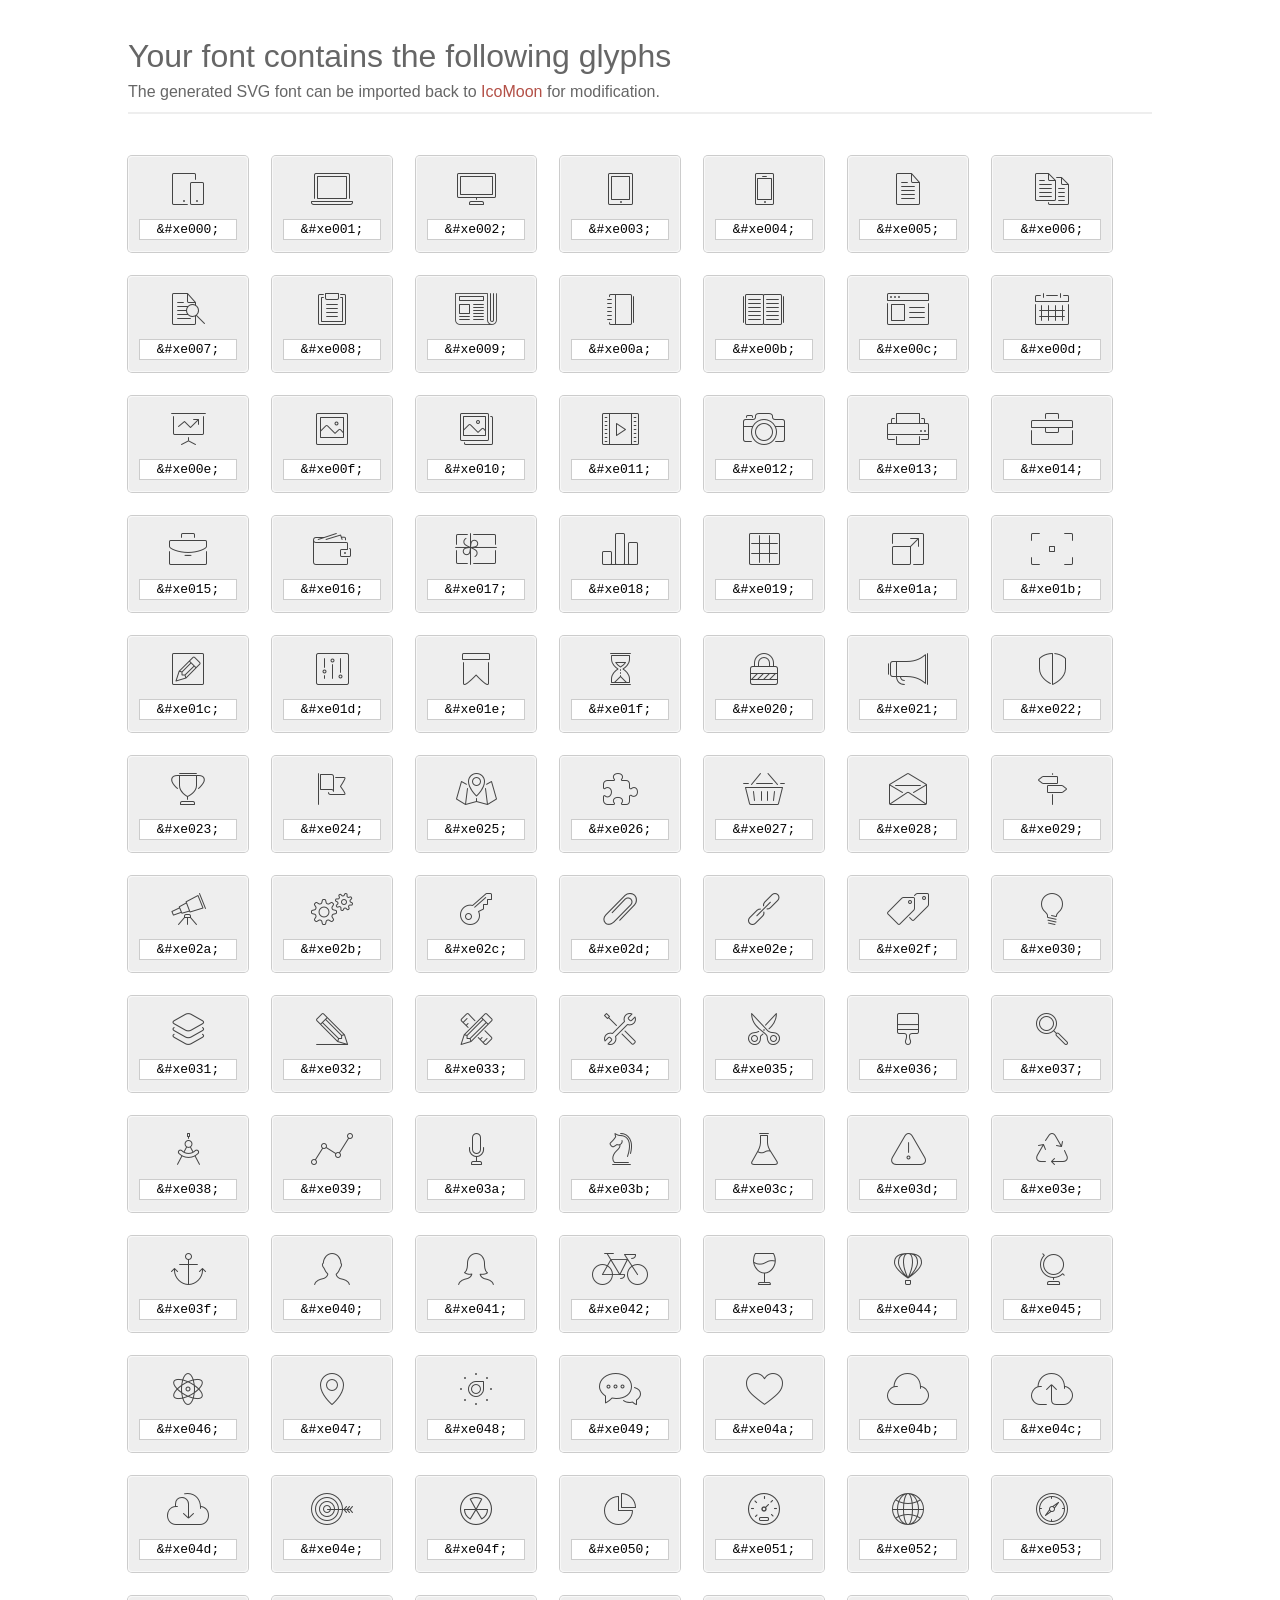
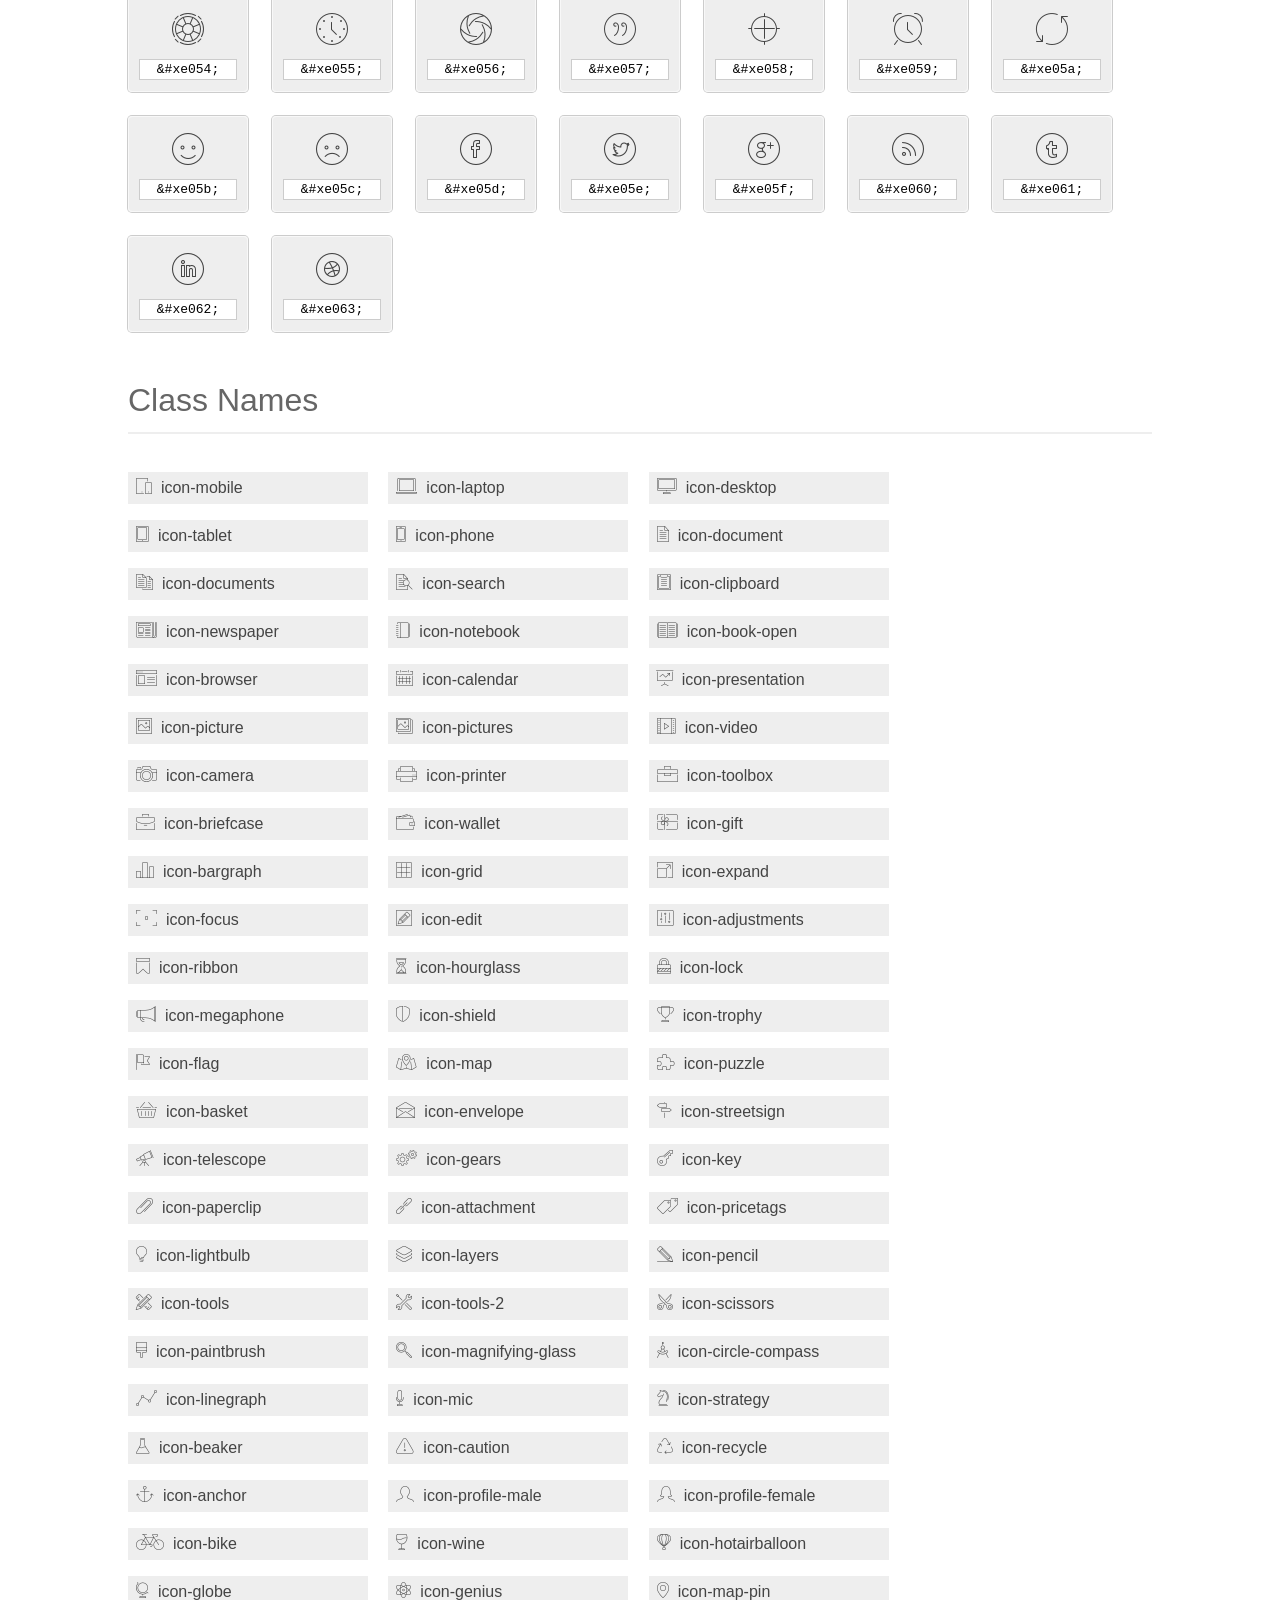
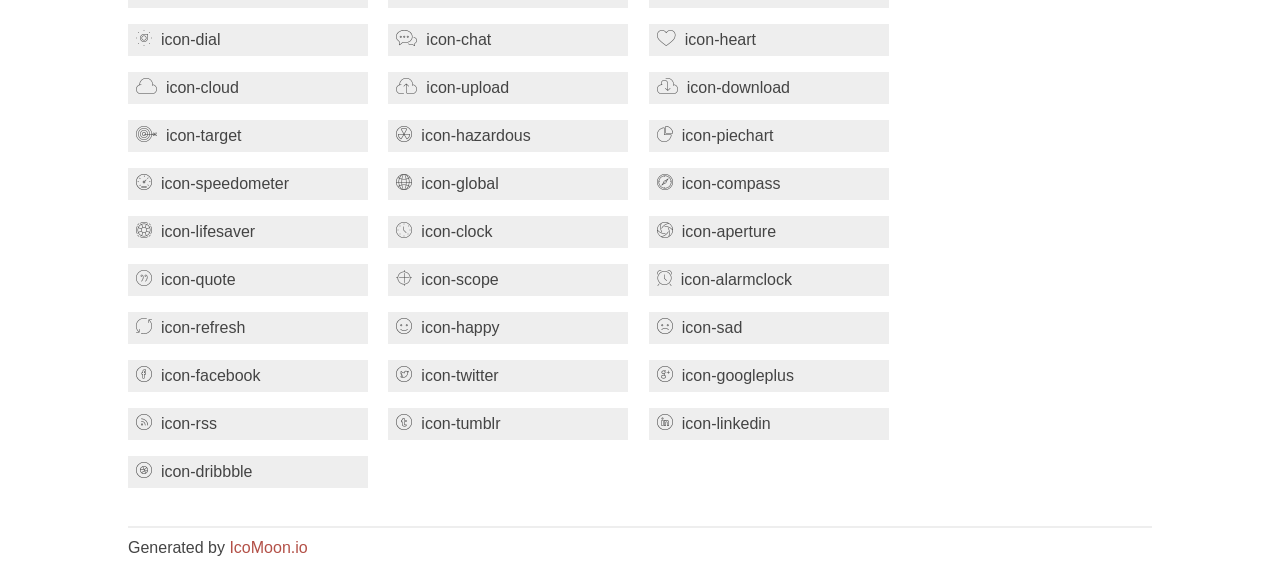
<file: fonts/et-line-font/index.html>
<!doctype html>
<html>
<head>
<title>Your Font/Glyphs</title>
<link rel="stylesheet" href="style.css" >
<!--[if lte IE 7]><script src="lte-ie7.js"></script><![endif]-->
<style>
	section, header, footer {display: block;}
	body {
		font-family: sans-serif;
		color: #444;
		line-height: 1.5;
		font-size: 1em;
	}
	* {
		-moz-box-sizing: border-box;
		-webkit-box-sizing: border-box;
		box-sizing: border-box;
		margin: 0;
		padding: 0;
	}
	.glyph {
		font-size: 16px;
		float: left;
		text-align: center;
		background: #eee;
		padding: .75em;
		margin: .75em 1.5em .75em 0;
		width: 7.5em;
		border-radius: .25em;
		box-shadow: inset 0 0 0 1px #f8f8f8, 0 0 0 1px #CCC;
	}
	.glyph input {
		font-family: consolas, monospace;
		font-size: 13px;
		width: 100%;
		text-align: center;
		border: 0;
		box-shadow: 0 0 0 1px #ccc;
		padding: .125em;
	}
	.w-main {
		width: 80%;
	}
	.centered {
		margin-left: auto;
		margin-right: auto;
	}
	.fs1 {
		font-size: 2em;
	}
	header {
		margin: 2em 0;
		padding-bottom: .5em;
		color: #666;
		box-shadow: 0 2px #eee;
	}
	header h1 {
		font-size: 2em;
		font-weight: normal;
	}
	.clearfix:before, .clearfix:after { content: ""; display: table; }
	.clearfix:after, .clear { clear: both; }
	footer {
		margin-top: 2em;
		padding: .5em 0;
		box-shadow: 0 -2px #eee;
	}
	a, a:visited {
		color: #B35047;
		text-decoration: none;
	}
	a:hover, a:focus {color: #000;}
	.box1 {
		font-size: 16px;
		display: inline-block;
		width: 15em;
		padding: .25em .5em;
		background: #eee;
		margin: .5em 1em .5em 0;
	}
</style>
</head>
<body>
	<div class="w-main centered">
	<section class="mtm clearfix" id="glyphs">
	<header>
		<h1>Your font contains the following glyphs</h1>
		<p>The generated SVG font can be imported back to <a href="http://icomoon.io/app">IcoMoon</a> for modification.</p>
	</header>
	<div class="glyph">
		<div class="fs1" aria-hidden="true" data-icon="&#xe000;"></div>
		<input type="text" readonly="readonly" value="&amp;#xe000;" >
	</div>
	<div class="glyph">
		<div class="fs1" aria-hidden="true" data-icon="&#xe001;"></div>
		<input type="text" readonly="readonly" value="&amp;#xe001;" >
	</div>
	<div class="glyph">
		<div class="fs1" aria-hidden="true" data-icon="&#xe002;"></div>
		<input type="text" readonly="readonly" value="&amp;#xe002;" >
	</div>
	<div class="glyph">
		<div class="fs1" aria-hidden="true" data-icon="&#xe003;"></div>
		<input type="text" readonly="readonly" value="&amp;#xe003;" >
	</div>
	<div class="glyph">
		<div class="fs1" aria-hidden="true" data-icon="&#xe004;"></div>
		<input type="text" readonly="readonly" value="&amp;#xe004;" >
	</div>
	<div class="glyph">
		<div class="fs1" aria-hidden="true" data-icon="&#xe005;"></div>
		<input type="text" readonly="readonly" value="&amp;#xe005;" >
	</div>
	<div class="glyph">
		<div class="fs1" aria-hidden="true" data-icon="&#xe006;"></div>
		<input type="text" readonly="readonly" value="&amp;#xe006;" >
	</div>
	<div class="glyph">
		<div class="fs1" aria-hidden="true" data-icon="&#xe007;"></div>
		<input type="text" readonly="readonly" value="&amp;#xe007;" >
	</div>
	<div class="glyph">
		<div class="fs1" aria-hidden="true" data-icon="&#xe008;"></div>
		<input type="text" readonly="readonly" value="&amp;#xe008;" >
	</div>
	<div class="glyph">
		<div class="fs1" aria-hidden="true" data-icon="&#xe009;"></div>
		<input type="text" readonly="readonly" value="&amp;#xe009;" >
	</div>
	<div class="glyph">
		<div class="fs1" aria-hidden="true" data-icon="&#xe00a;"></div>
		<input type="text" readonly="readonly" value="&amp;#xe00a;" >
	</div>
	<div class="glyph">
		<div class="fs1" aria-hidden="true" data-icon="&#xe00b;"></div>
		<input type="text" readonly="readonly" value="&amp;#xe00b;" >
	</div>
	<div class="glyph">
		<div class="fs1" aria-hidden="true" data-icon="&#xe00c;"></div>
		<input type="text" readonly="readonly" value="&amp;#xe00c;" >
	</div>
	<div class="glyph">
		<div class="fs1" aria-hidden="true" data-icon="&#xe00d;"></div>
		<input type="text" readonly="readonly" value="&amp;#xe00d;" >
	</div>
	<div class="glyph">
		<div class="fs1" aria-hidden="true" data-icon="&#xe00e;"></div>
		<input type="text" readonly="readonly" value="&amp;#xe00e;" >
	</div>
	<div class="glyph">
		<div class="fs1" aria-hidden="true" data-icon="&#xe00f;"></div>
		<input type="text" readonly="readonly" value="&amp;#xe00f;" >
	</div>
	<div class="glyph">
		<div class="fs1" aria-hidden="true" data-icon="&#xe010;"></div>
		<input type="text" readonly="readonly" value="&amp;#xe010;" >
	</div>
	<div class="glyph">
		<div class="fs1" aria-hidden="true" data-icon="&#xe011;"></div>
		<input type="text" readonly="readonly" value="&amp;#xe011;" >
	</div>
	<div class="glyph">
		<div class="fs1" aria-hidden="true" data-icon="&#xe012;"></div>
		<input type="text" readonly="readonly" value="&amp;#xe012;" >
	</div>
	<div class="glyph">
		<div class="fs1" aria-hidden="true" data-icon="&#xe013;"></div>
		<input type="text" readonly="readonly" value="&amp;#xe013;" >
	</div>
	<div class="glyph">
		<div class="fs1" aria-hidden="true" data-icon="&#xe014;"></div>
		<input type="text" readonly="readonly" value="&amp;#xe014;" >
	</div>
	<div class="glyph">
		<div class="fs1" aria-hidden="true" data-icon="&#xe015;"></div>
		<input type="text" readonly="readonly" value="&amp;#xe015;" >
	</div>
	<div class="glyph">
		<div class="fs1" aria-hidden="true" data-icon="&#xe016;"></div>
		<input type="text" readonly="readonly" value="&amp;#xe016;" >
	</div>
	<div class="glyph">
		<div class="fs1" aria-hidden="true" data-icon="&#xe017;"></div>
		<input type="text" readonly="readonly" value="&amp;#xe017;" >
	</div>
	<div class="glyph">
		<div class="fs1" aria-hidden="true" data-icon="&#xe018;"></div>
		<input type="text" readonly="readonly" value="&amp;#xe018;" >
	</div>
	<div class="glyph">
		<div class="fs1" aria-hidden="true" data-icon="&#xe019;"></div>
		<input type="text" readonly="readonly" value="&amp;#xe019;" >
	</div>
	<div class="glyph">
		<div class="fs1" aria-hidden="true" data-icon="&#xe01a;"></div>
		<input type="text" readonly="readonly" value="&amp;#xe01a;" >
	</div>
	<div class="glyph">
		<div class="fs1" aria-hidden="true" data-icon="&#xe01b;"></div>
		<input type="text" readonly="readonly" value="&amp;#xe01b;" >
	</div>
	<div class="glyph">
		<div class="fs1" aria-hidden="true" data-icon="&#xe01c;"></div>
		<input type="text" readonly="readonly" value="&amp;#xe01c;" >
	</div>
	<div class="glyph">
		<div class="fs1" aria-hidden="true" data-icon="&#xe01d;"></div>
		<input type="text" readonly="readonly" value="&amp;#xe01d;" >
	</div>
	<div class="glyph">
		<div class="fs1" aria-hidden="true" data-icon="&#xe01e;"></div>
		<input type="text" readonly="readonly" value="&amp;#xe01e;" >
	</div>
	<div class="glyph">
		<div class="fs1" aria-hidden="true" data-icon="&#xe01f;"></div>
		<input type="text" readonly="readonly" value="&amp;#xe01f;" >
	</div>
	<div class="glyph">
		<div class="fs1" aria-hidden="true" data-icon="&#xe020;"></div>
		<input type="text" readonly="readonly" value="&amp;#xe020;" >
	</div>
	<div class="glyph">
		<div class="fs1" aria-hidden="true" data-icon="&#xe021;"></div>
		<input type="text" readonly="readonly" value="&amp;#xe021;" >
	</div>
	<div class="glyph">
		<div class="fs1" aria-hidden="true" data-icon="&#xe022;"></div>
		<input type="text" readonly="readonly" value="&amp;#xe022;" >
	</div>
	<div class="glyph">
		<div class="fs1" aria-hidden="true" data-icon="&#xe023;"></div>
		<input type="text" readonly="readonly" value="&amp;#xe023;" >
	</div>
	<div class="glyph">
		<div class="fs1" aria-hidden="true" data-icon="&#xe024;"></div>
		<input type="text" readonly="readonly" value="&amp;#xe024;" >
	</div>
	<div class="glyph">
		<div class="fs1" aria-hidden="true" data-icon="&#xe025;"></div>
		<input type="text" readonly="readonly" value="&amp;#xe025;" >
	</div>
	<div class="glyph">
		<div class="fs1" aria-hidden="true" data-icon="&#xe026;"></div>
		<input type="text" readonly="readonly" value="&amp;#xe026;" >
	</div>
	<div class="glyph">
		<div class="fs1" aria-hidden="true" data-icon="&#xe027;"></div>
		<input type="text" readonly="readonly" value="&amp;#xe027;" >
	</div>
	<div class="glyph">
		<div class="fs1" aria-hidden="true" data-icon="&#xe028;"></div>
		<input type="text" readonly="readonly" value="&amp;#xe028;" >
	</div>
	<div class="glyph">
		<div class="fs1" aria-hidden="true" data-icon="&#xe029;"></div>
		<input type="text" readonly="readonly" value="&amp;#xe029;" >
	</div>
	<div class="glyph">
		<div class="fs1" aria-hidden="true" data-icon="&#xe02a;"></div>
		<input type="text" readonly="readonly" value="&amp;#xe02a;" >
	</div>
	<div class="glyph">
		<div class="fs1" aria-hidden="true" data-icon="&#xe02b;"></div>
		<input type="text" readonly="readonly" value="&amp;#xe02b;" >
	</div>
	<div class="glyph">
		<div class="fs1" aria-hidden="true" data-icon="&#xe02c;"></div>
		<input type="text" readonly="readonly" value="&amp;#xe02c;" >
	</div>
	<div class="glyph">
		<div class="fs1" aria-hidden="true" data-icon="&#xe02d;"></div>
		<input type="text" readonly="readonly" value="&amp;#xe02d;" >
	</div>
	<div class="glyph">
		<div class="fs1" aria-hidden="true" data-icon="&#xe02e;"></div>
		<input type="text" readonly="readonly" value="&amp;#xe02e;" >
	</div>
	<div class="glyph">
		<div class="fs1" aria-hidden="true" data-icon="&#xe02f;"></div>
		<input type="text" readonly="readonly" value="&amp;#xe02f;" >
	</div>
	<div class="glyph">
		<div class="fs1" aria-hidden="true" data-icon="&#xe030;"></div>
		<input type="text" readonly="readonly" value="&amp;#xe030;" >
	</div>
	<div class="glyph">
		<div class="fs1" aria-hidden="true" data-icon="&#xe031;"></div>
		<input type="text" readonly="readonly" value="&amp;#xe031;" >
	</div>
	<div class="glyph">
		<div class="fs1" aria-hidden="true" data-icon="&#xe032;"></div>
		<input type="text" readonly="readonly" value="&amp;#xe032;" >
	</div>
	<div class="glyph">
		<div class="fs1" aria-hidden="true" data-icon="&#xe033;"></div>
		<input type="text" readonly="readonly" value="&amp;#xe033;" >
	</div>
	<div class="glyph">
		<div class="fs1" aria-hidden="true" data-icon="&#xe034;"></div>
		<input type="text" readonly="readonly" value="&amp;#xe034;" >
	</div>
	<div class="glyph">
		<div class="fs1" aria-hidden="true" data-icon="&#xe035;"></div>
		<input type="text" readonly="readonly" value="&amp;#xe035;" >
	</div>
	<div class="glyph">
		<div class="fs1" aria-hidden="true" data-icon="&#xe036;"></div>
		<input type="text" readonly="readonly" value="&amp;#xe036;" >
	</div>
	<div class="glyph">
		<div class="fs1" aria-hidden="true" data-icon="&#xe037;"></div>
		<input type="text" readonly="readonly" value="&amp;#xe037;" >
	</div>
	<div class="glyph">
		<div class="fs1" aria-hidden="true" data-icon="&#xe038;"></div>
		<input type="text" readonly="readonly" value="&amp;#xe038;" >
	</div>
	<div class="glyph">
		<div class="fs1" aria-hidden="true" data-icon="&#xe039;"></div>
		<input type="text" readonly="readonly" value="&amp;#xe039;" >
	</div>
	<div class="glyph">
		<div class="fs1" aria-hidden="true" data-icon="&#xe03a;"></div>
		<input type="text" readonly="readonly" value="&amp;#xe03a;" >
	</div>
	<div class="glyph">
		<div class="fs1" aria-hidden="true" data-icon="&#xe03b;"></div>
		<input type="text" readonly="readonly" value="&amp;#xe03b;" >
	</div>
	<div class="glyph">
		<div class="fs1" aria-hidden="true" data-icon="&#xe03c;"></div>
		<input type="text" readonly="readonly" value="&amp;#xe03c;" >
	</div>
	<div class="glyph">
		<div class="fs1" aria-hidden="true" data-icon="&#xe03d;"></div>
		<input type="text" readonly="readonly" value="&amp;#xe03d;" >
	</div>
	<div class="glyph">
		<div class="fs1" aria-hidden="true" data-icon="&#xe03e;"></div>
		<input type="text" readonly="readonly" value="&amp;#xe03e;" >
	</div>
	<div class="glyph">
		<div class="fs1" aria-hidden="true" data-icon="&#xe03f;"></div>
		<input type="text" readonly="readonly" value="&amp;#xe03f;" >
	</div>
	<div class="glyph">
		<div class="fs1" aria-hidden="true" data-icon="&#xe040;"></div>
		<input type="text" readonly="readonly" value="&amp;#xe040;" >
	</div>
	<div class="glyph">
		<div class="fs1" aria-hidden="true" data-icon="&#xe041;"></div>
		<input type="text" readonly="readonly" value="&amp;#xe041;" >
	</div>
	<div class="glyph">
		<div class="fs1" aria-hidden="true" data-icon="&#xe042;"></div>
		<input type="text" readonly="readonly" value="&amp;#xe042;" >
	</div>
	<div class="glyph">
		<div class="fs1" aria-hidden="true" data-icon="&#xe043;"></div>
		<input type="text" readonly="readonly" value="&amp;#xe043;" >
	</div>
	<div class="glyph">
		<div class="fs1" aria-hidden="true" data-icon="&#xe044;"></div>
		<input type="text" readonly="readonly" value="&amp;#xe044;" >
	</div>
	<div class="glyph">
		<div class="fs1" aria-hidden="true" data-icon="&#xe045;"></div>
		<input type="text" readonly="readonly" value="&amp;#xe045;" >
	</div>
	<div class="glyph">
		<div class="fs1" aria-hidden="true" data-icon="&#xe046;"></div>
		<input type="text" readonly="readonly" value="&amp;#xe046;" >
	</div>
	<div class="glyph">
		<div class="fs1" aria-hidden="true" data-icon="&#xe047;"></div>
		<input type="text" readonly="readonly" value="&amp;#xe047;" >
	</div>
	<div class="glyph">
		<div class="fs1" aria-hidden="true" data-icon="&#xe048;"></div>
		<input type="text" readonly="readonly" value="&amp;#xe048;" >
	</div>
	<div class="glyph">
		<div class="fs1" aria-hidden="true" data-icon="&#xe049;"></div>
		<input type="text" readonly="readonly" value="&amp;#xe049;" >
	</div>
	<div class="glyph">
		<div class="fs1" aria-hidden="true" data-icon="&#xe04a;"></div>
		<input type="text" readonly="readonly" value="&amp;#xe04a;" >
	</div>
	<div class="glyph">
		<div class="fs1" aria-hidden="true" data-icon="&#xe04b;"></div>
		<input type="text" readonly="readonly" value="&amp;#xe04b;" >
	</div>
	<div class="glyph">
		<div class="fs1" aria-hidden="true" data-icon="&#xe04c;"></div>
		<input type="text" readonly="readonly" value="&amp;#xe04c;" >
	</div>
	<div class="glyph">
		<div class="fs1" aria-hidden="true" data-icon="&#xe04d;"></div>
		<input type="text" readonly="readonly" value="&amp;#xe04d;" >
	</div>
	<div class="glyph">
		<div class="fs1" aria-hidden="true" data-icon="&#xe04e;"></div>
		<input type="text" readonly="readonly" value="&amp;#xe04e;" >
	</div>
	<div class="glyph">
		<div class="fs1" aria-hidden="true" data-icon="&#xe04f;"></div>
		<input type="text" readonly="readonly" value="&amp;#xe04f;" >
	</div>
	<div class="glyph">
		<div class="fs1" aria-hidden="true" data-icon="&#xe050;"></div>
		<input type="text" readonly="readonly" value="&amp;#xe050;" >
	</div>
	<div class="glyph">
		<div class="fs1" aria-hidden="true" data-icon="&#xe051;"></div>
		<input type="text" readonly="readonly" value="&amp;#xe051;" >
	</div>
	<div class="glyph">
		<div class="fs1" aria-hidden="true" data-icon="&#xe052;"></div>
		<input type="text" readonly="readonly" value="&amp;#xe052;" >
	</div>
	<div class="glyph">
		<div class="fs1" aria-hidden="true" data-icon="&#xe053;"></div>
		<input type="text" readonly="readonly" value="&amp;#xe053;" >
	</div>
	<div class="glyph">
		<div class="fs1" aria-hidden="true" data-icon="&#xe054;"></div>
		<input type="text" readonly="readonly" value="&amp;#xe054;" >
	</div>
	<div class="glyph">
		<div class="fs1" aria-hidden="true" data-icon="&#xe055;"></div>
		<input type="text" readonly="readonly" value="&amp;#xe055;" >
	</div>
	<div class="glyph">
		<div class="fs1" aria-hidden="true" data-icon="&#xe056;"></div>
		<input type="text" readonly="readonly" value="&amp;#xe056;" >
	</div>
	<div class="glyph">
		<div class="fs1" aria-hidden="true" data-icon="&#xe057;"></div>
		<input type="text" readonly="readonly" value="&amp;#xe057;" >
	</div>
	<div class="glyph">
		<div class="fs1" aria-hidden="true" data-icon="&#xe058;"></div>
		<input type="text" readonly="readonly" value="&amp;#xe058;" >
	</div>
	<div class="glyph">
		<div class="fs1" aria-hidden="true" data-icon="&#xe059;"></div>
		<input type="text" readonly="readonly" value="&amp;#xe059;" >
	</div>
	<div class="glyph">
		<div class="fs1" aria-hidden="true" data-icon="&#xe05a;"></div>
		<input type="text" readonly="readonly" value="&amp;#xe05a;" >
	</div>
	<div class="glyph">
		<div class="fs1" aria-hidden="true" data-icon="&#xe05b;"></div>
		<input type="text" readonly="readonly" value="&amp;#xe05b;" >
	</div>
	<div class="glyph">
		<div class="fs1" aria-hidden="true" data-icon="&#xe05c;"></div>
		<input type="text" readonly="readonly" value="&amp;#xe05c;" >
	</div>
	<div class="glyph">
		<div class="fs1" aria-hidden="true" data-icon="&#xe05d;"></div>
		<input type="text" readonly="readonly" value="&amp;#xe05d;" >
	</div>
	<div class="glyph">
		<div class="fs1" aria-hidden="true" data-icon="&#xe05e;"></div>
		<input type="text" readonly="readonly" value="&amp;#xe05e;" >
	</div>
	<div class="glyph">
		<div class="fs1" aria-hidden="true" data-icon="&#xe05f;"></div>
		<input type="text" readonly="readonly" value="&amp;#xe05f;" >
	</div>
	<div class="glyph">
		<div class="fs1" aria-hidden="true" data-icon="&#xe060;"></div>
		<input type="text" readonly="readonly" value="&amp;#xe060;" >
	</div>
	<div class="glyph">
		<div class="fs1" aria-hidden="true" data-icon="&#xe061;"></div>
		<input type="text" readonly="readonly" value="&amp;#xe061;" >
	</div>
	<div class="glyph">
		<div class="fs1" aria-hidden="true" data-icon="&#xe062;"></div>
		<input type="text" readonly="readonly" value="&amp;#xe062;" >
	</div>
	<div class="glyph">
		<div class="fs1" aria-hidden="true" data-icon="&#xe063;"></div>
		<input type="text" readonly="readonly" value="&amp;#xe063;" >
	</div>
	</section>
	<div class="clear"></div>
	<section class="mtm clearfix" id="glyphs">
	<header>
		<h1>Class Names</h1>
	</header>
	<span class="box1">
		<span aria-hidden="true" class="icon-mobile"></span>
		&nbsp;icon-mobile
	</span>
	<span class="box1">
		<span aria-hidden="true" class="icon-laptop"></span>
		&nbsp;icon-laptop
	</span>
	<span class="box1">
		<span aria-hidden="true" class="icon-desktop"></span>
		&nbsp;icon-desktop
	</span>
	<span class="box1">
		<span aria-hidden="true" class="icon-tablet"></span>
		&nbsp;icon-tablet
	</span>
	<span class="box1">
		<span aria-hidden="true" class="icon-phone"></span>
		&nbsp;icon-phone
	</span>
	<span class="box1">
		<span aria-hidden="true" class="icon-document"></span>
		&nbsp;icon-document
	</span>
	<span class="box1">
		<span aria-hidden="true" class="icon-documents"></span>
		&nbsp;icon-documents
	</span>
	<span class="box1">
		<span aria-hidden="true" class="icon-search"></span>
		&nbsp;icon-search
	</span>
	<span class="box1">
		<span aria-hidden="true" class="icon-clipboard"></span>
		&nbsp;icon-clipboard
	</span>
	<span class="box1">
		<span aria-hidden="true" class="icon-newspaper"></span>
		&nbsp;icon-newspaper
	</span>
	<span class="box1">
		<span aria-hidden="true" class="icon-notebook"></span>
		&nbsp;icon-notebook
	</span>
	<span class="box1">
		<span aria-hidden="true" class="icon-book-open"></span>
		&nbsp;icon-book-open
	</span>
	<span class="box1">
		<span aria-hidden="true" class="icon-browser"></span>
		&nbsp;icon-browser
	</span>
	<span class="box1">
		<span aria-hidden="true" class="icon-calendar"></span>
		&nbsp;icon-calendar
	</span>
	<span class="box1">
		<span aria-hidden="true" class="icon-presentation"></span>
		&nbsp;icon-presentation
	</span>
	<span class="box1">
		<span aria-hidden="true" class="icon-picture"></span>
		&nbsp;icon-picture
	</span>
	<span class="box1">
		<span aria-hidden="true" class="icon-pictures"></span>
		&nbsp;icon-pictures
	</span>
	<span class="box1">
		<span aria-hidden="true" class="icon-video"></span>
		&nbsp;icon-video
	</span>
	<span class="box1">
		<span aria-hidden="true" class="icon-camera"></span>
		&nbsp;icon-camera
	</span>
	<span class="box1">
		<span aria-hidden="true" class="icon-printer"></span>
		&nbsp;icon-printer
	</span>
	<span class="box1">
		<span aria-hidden="true" class="icon-toolbox"></span>
		&nbsp;icon-toolbox
	</span>
	<span class="box1">
		<span aria-hidden="true" class="icon-briefcase"></span>
		&nbsp;icon-briefcase
	</span>
	<span class="box1">
		<span aria-hidden="true" class="icon-wallet"></span>
		&nbsp;icon-wallet
	</span>
	<span class="box1">
		<span aria-hidden="true" class="icon-gift"></span>
		&nbsp;icon-gift
	</span>
	<span class="box1">
		<span aria-hidden="true" class="icon-bargraph"></span>
		&nbsp;icon-bargraph
	</span>
	<span class="box1">
		<span aria-hidden="true" class="icon-grid"></span>
		&nbsp;icon-grid
	</span>
	<span class="box1">
		<span aria-hidden="true" class="icon-expand"></span>
		&nbsp;icon-expand
	</span>
	<span class="box1">
		<span aria-hidden="true" class="icon-focus"></span>
		&nbsp;icon-focus
	</span>
	<span class="box1">
		<span aria-hidden="true" class="icon-edit"></span>
		&nbsp;icon-edit
	</span>
	<span class="box1">
		<span aria-hidden="true" class="icon-adjustments"></span>
		&nbsp;icon-adjustments
	</span>
	<span class="box1">
		<span aria-hidden="true" class="icon-ribbon"></span>
		&nbsp;icon-ribbon
	</span>
	<span class="box1">
		<span aria-hidden="true" class="icon-hourglass"></span>
		&nbsp;icon-hourglass
	</span>
	<span class="box1">
		<span aria-hidden="true" class="icon-lock"></span>
		&nbsp;icon-lock
	</span>
	<span class="box1">
		<span aria-hidden="true" class="icon-megaphone"></span>
		&nbsp;icon-megaphone
	</span>
	<span class="box1">
		<span aria-hidden="true" class="icon-shield"></span>
		&nbsp;icon-shield
	</span>
	<span class="box1">
		<span aria-hidden="true" class="icon-trophy"></span>
		&nbsp;icon-trophy
	</span>
	<span class="box1">
		<span aria-hidden="true" class="icon-flag"></span>
		&nbsp;icon-flag
	</span>
	<span class="box1">
		<span aria-hidden="true" class="icon-map"></span>
		&nbsp;icon-map
	</span>
	<span class="box1">
		<span aria-hidden="true" class="icon-puzzle"></span>
		&nbsp;icon-puzzle
	</span>
	<span class="box1">
		<span aria-hidden="true" class="icon-basket"></span>
		&nbsp;icon-basket
	</span>
	<span class="box1">
		<span aria-hidden="true" class="icon-envelope"></span>
		&nbsp;icon-envelope
	</span>
	<span class="box1">
		<span aria-hidden="true" class="icon-streetsign"></span>
		&nbsp;icon-streetsign
	</span>
	<span class="box1">
		<span aria-hidden="true" class="icon-telescope"></span>
		&nbsp;icon-telescope
	</span>
	<span class="box1">
		<span aria-hidden="true" class="icon-gears"></span>
		&nbsp;icon-gears
	</span>
	<span class="box1">
		<span aria-hidden="true" class="icon-key"></span>
		&nbsp;icon-key
	</span>
	<span class="box1">
		<span aria-hidden="true" class="icon-paperclip"></span>
		&nbsp;icon-paperclip
	</span>
	<span class="box1">
		<span aria-hidden="true" class="icon-attachment"></span>
		&nbsp;icon-attachment
	</span>
	<span class="box1">
		<span aria-hidden="true" class="icon-pricetags"></span>
		&nbsp;icon-pricetags
	</span>
	<span class="box1">
		<span aria-hidden="true" class="icon-lightbulb"></span>
		&nbsp;icon-lightbulb
	</span>
	<span class="box1">
		<span aria-hidden="true" class="icon-layers"></span>
		&nbsp;icon-layers
	</span>
	<span class="box1">
		<span aria-hidden="true" class="icon-pencil"></span>
		&nbsp;icon-pencil
	</span>
	<span class="box1">
		<span aria-hidden="true" class="icon-tools"></span>
		&nbsp;icon-tools
	</span>
	<span class="box1">
		<span aria-hidden="true" class="icon-tools-2"></span>
		&nbsp;icon-tools-2
	</span>
	<span class="box1">
		<span aria-hidden="true" class="icon-scissors"></span>
		&nbsp;icon-scissors
	</span>
	<span class="box1">
		<span aria-hidden="true" class="icon-paintbrush"></span>
		&nbsp;icon-paintbrush
	</span>
	<span class="box1">
		<span aria-hidden="true" class="icon-magnifying-glass"></span>
		&nbsp;icon-magnifying-glass
	</span>
	<span class="box1">
		<span aria-hidden="true" class="icon-circle-compass"></span>
		&nbsp;icon-circle-compass
	</span>
	<span class="box1">
		<span aria-hidden="true" class="icon-linegraph"></span>
		&nbsp;icon-linegraph
	</span>
	<span class="box1">
		<span aria-hidden="true" class="icon-mic"></span>
		&nbsp;icon-mic
	</span>
	<span class="box1">
		<span aria-hidden="true" class="icon-strategy"></span>
		&nbsp;icon-strategy
	</span>
	<span class="box1">
		<span aria-hidden="true" class="icon-beaker"></span>
		&nbsp;icon-beaker
	</span>
	<span class="box1">
		<span aria-hidden="true" class="icon-caution"></span>
		&nbsp;icon-caution
	</span>
	<span class="box1">
		<span aria-hidden="true" class="icon-recycle"></span>
		&nbsp;icon-recycle
	</span>
	<span class="box1">
		<span aria-hidden="true" class="icon-anchor"></span>
		&nbsp;icon-anchor
	</span>
	<span class="box1">
		<span aria-hidden="true" class="icon-profile-male"></span>
		&nbsp;icon-profile-male
	</span>
	<span class="box1">
		<span aria-hidden="true" class="icon-profile-female"></span>
		&nbsp;icon-profile-female
	</span>
	<span class="box1">
		<span aria-hidden="true" class="icon-bike"></span>
		&nbsp;icon-bike
	</span>
	<span class="box1">
		<span aria-hidden="true" class="icon-wine"></span>
		&nbsp;icon-wine
	</span>
	<span class="box1">
		<span aria-hidden="true" class="icon-hotairballoon"></span>
		&nbsp;icon-hotairballoon
	</span>
	<span class="box1">
		<span aria-hidden="true" class="icon-globe"></span>
		&nbsp;icon-globe
	</span>
	<span class="box1">
		<span aria-hidden="true" class="icon-genius"></span>
		&nbsp;icon-genius
	</span>
	<span class="box1">
		<span aria-hidden="true" class="icon-map-pin"></span>
		&nbsp;icon-map-pin
	</span>
	<span class="box1">
		<span aria-hidden="true" class="icon-dial"></span>
		&nbsp;icon-dial
	</span>
	<span class="box1">
		<span aria-hidden="true" class="icon-chat"></span>
		&nbsp;icon-chat
	</span>
	<span class="box1">
		<span aria-hidden="true" class="icon-heart"></span>
		&nbsp;icon-heart
	</span>
	<span class="box1">
		<span aria-hidden="true" class="icon-cloud"></span>
		&nbsp;icon-cloud
	</span>
	<span class="box1">
		<span aria-hidden="true" class="icon-upload"></span>
		&nbsp;icon-upload
	</span>
	<span class="box1">
		<span aria-hidden="true" class="icon-download"></span>
		&nbsp;icon-download
	</span>
	<span class="box1">
		<span aria-hidden="true" class="icon-target"></span>
		&nbsp;icon-target
	</span>
	<span class="box1">
		<span aria-hidden="true" class="icon-hazardous"></span>
		&nbsp;icon-hazardous
	</span>
	<span class="box1">
		<span aria-hidden="true" class="icon-piechart"></span>
		&nbsp;icon-piechart
	</span>
	<span class="box1">
		<span aria-hidden="true" class="icon-speedometer"></span>
		&nbsp;icon-speedometer
	</span>
	<span class="box1">
		<span aria-hidden="true" class="icon-global"></span>
		&nbsp;icon-global
	</span>
	<span class="box1">
		<span aria-hidden="true" class="icon-compass"></span>
		&nbsp;icon-compass
	</span>
	<span class="box1">
		<span aria-hidden="true" class="icon-lifesaver"></span>
		&nbsp;icon-lifesaver
	</span>
	<span class="box1">
		<span aria-hidden="true" class="icon-clock"></span>
		&nbsp;icon-clock
	</span>
	<span class="box1">
		<span aria-hidden="true" class="icon-aperture"></span>
		&nbsp;icon-aperture
	</span>
	<span class="box1">
		<span aria-hidden="true" class="icon-quote"></span>
		&nbsp;icon-quote
	</span>
	<span class="box1">
		<span aria-hidden="true" class="icon-scope"></span>
		&nbsp;icon-scope
	</span>
	<span class="box1">
		<span aria-hidden="true" class="icon-alarmclock"></span>
		&nbsp;icon-alarmclock
	</span>
	<span class="box1">
		<span aria-hidden="true" class="icon-refresh"></span>
		&nbsp;icon-refresh
	</span>
	<span class="box1">
		<span aria-hidden="true" class="icon-happy"></span>
		&nbsp;icon-happy
	</span>
	<span class="box1">
		<span aria-hidden="true" class="icon-sad"></span>
		&nbsp;icon-sad
	</span>
	<span class="box1">
		<span aria-hidden="true" class="icon-facebook"></span>
		&nbsp;icon-facebook
	</span>
	<span class="box1">
		<span aria-hidden="true" class="icon-twitter"></span>
		&nbsp;icon-twitter
	</span>
	<span class="box1">
		<span aria-hidden="true" class="icon-googleplus"></span>
		&nbsp;icon-googleplus
	</span>
	<span class="box1">
		<span aria-hidden="true" class="icon-rss"></span>
		&nbsp;icon-rss
	</span>
	<span class="box1">
		<span aria-hidden="true" class="icon-tumblr"></span>
		&nbsp;icon-tumblr
	</span>
	<span class="box1">
		<span aria-hidden="true" class="icon-linkedin"></span>
		&nbsp;icon-linkedin
	</span>
	<span class="box1">
		<span aria-hidden="true" class="icon-dribbble"></span>
		&nbsp;icon-dribbble
	</span>
	</section>
	<footer>
		<p>Generated by <a href="http://icomoon.io">IcoMoon.io</a></p>
	</footer>
	</div>
	<script>
	document.getElementById("glyphs").addEventListener("click", function(e) {
		var target = e.target;
		if (target.tagName === "INPUT") {
			target.select();
		}
	});
	</script>
</body>
</html>
</file>
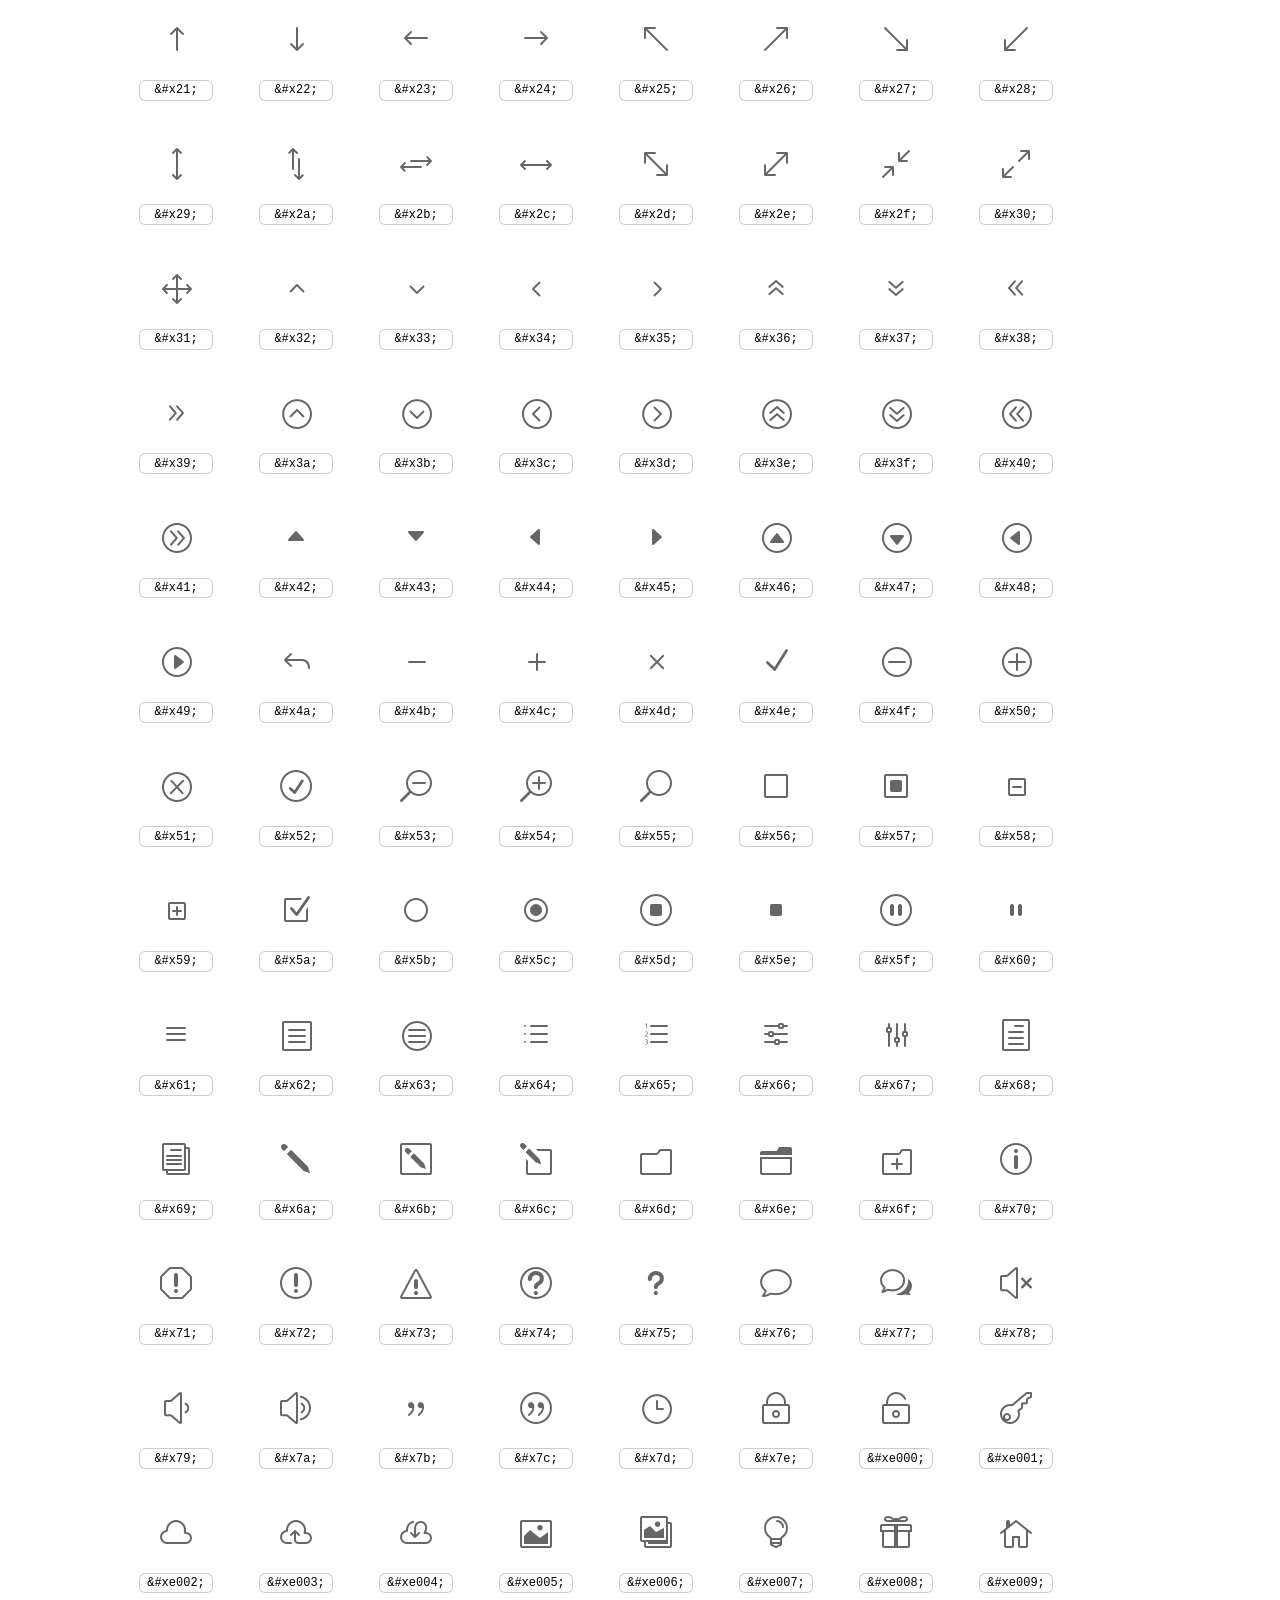
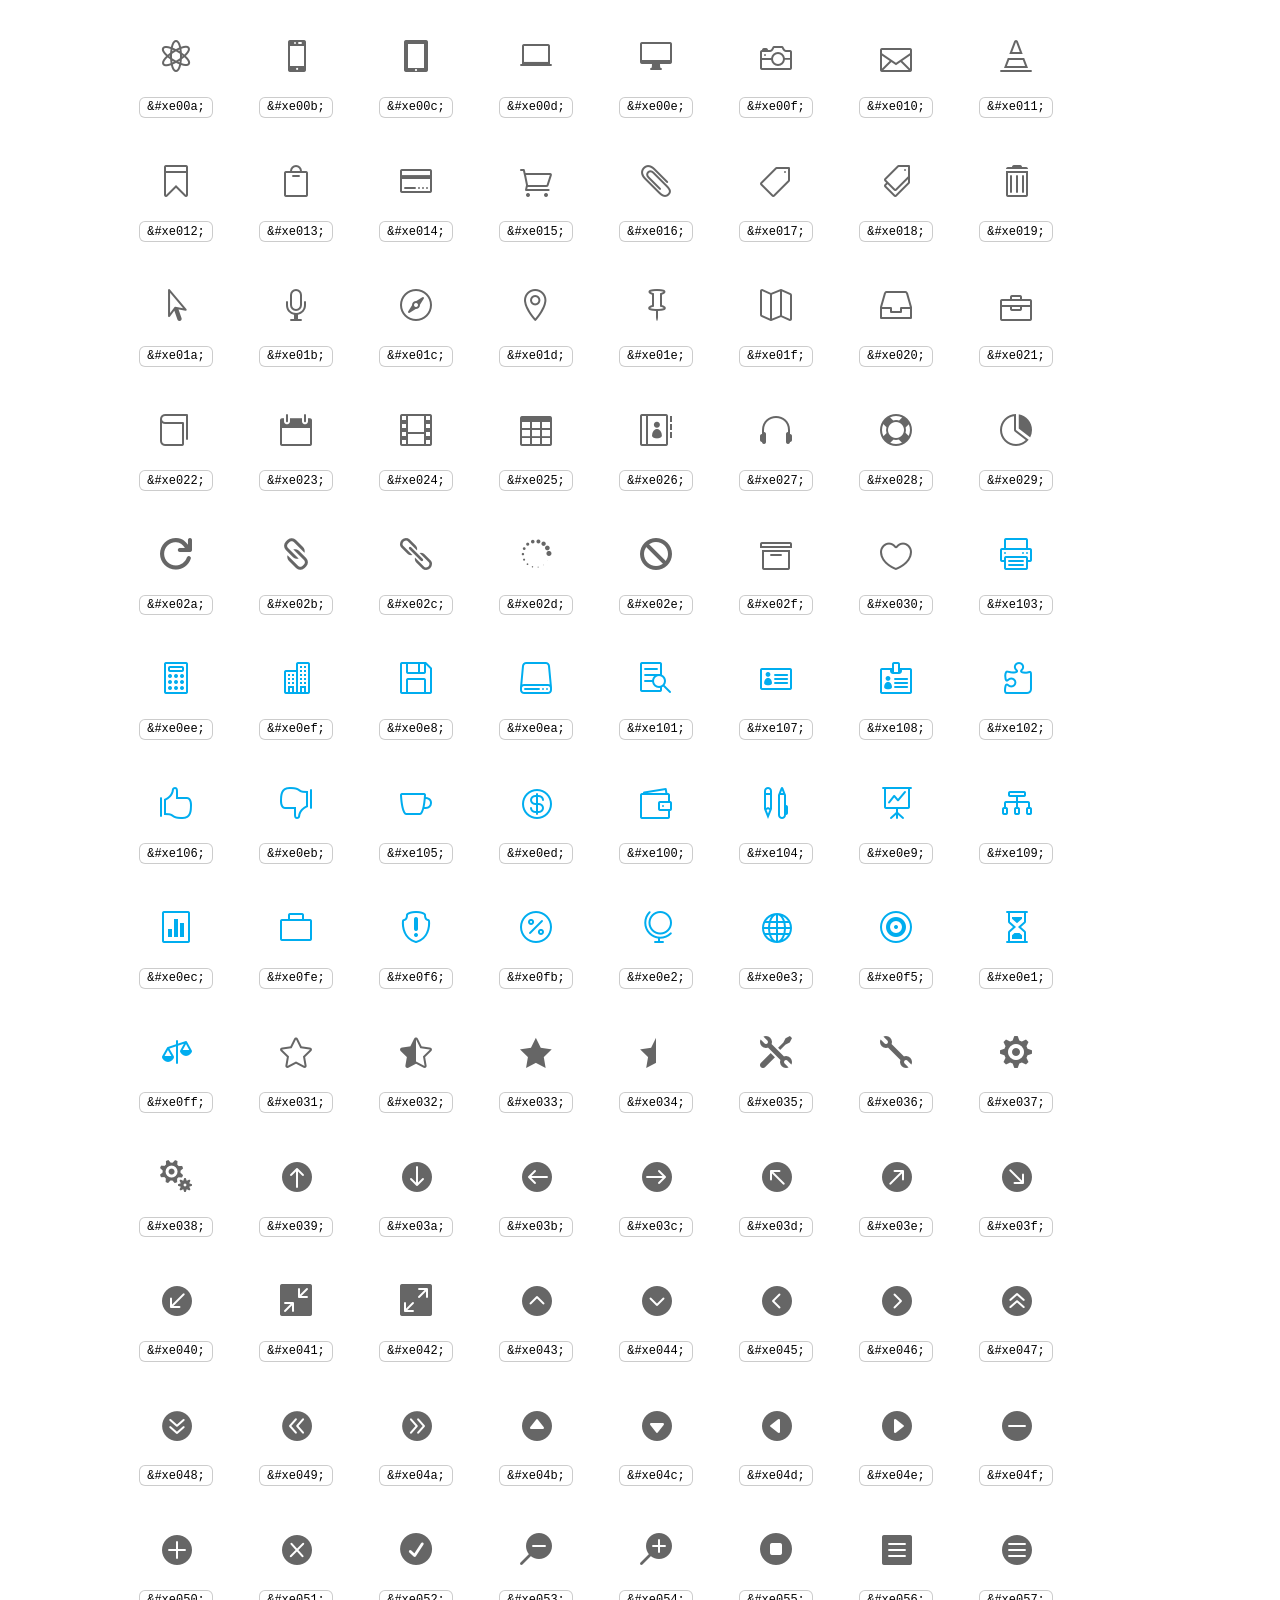
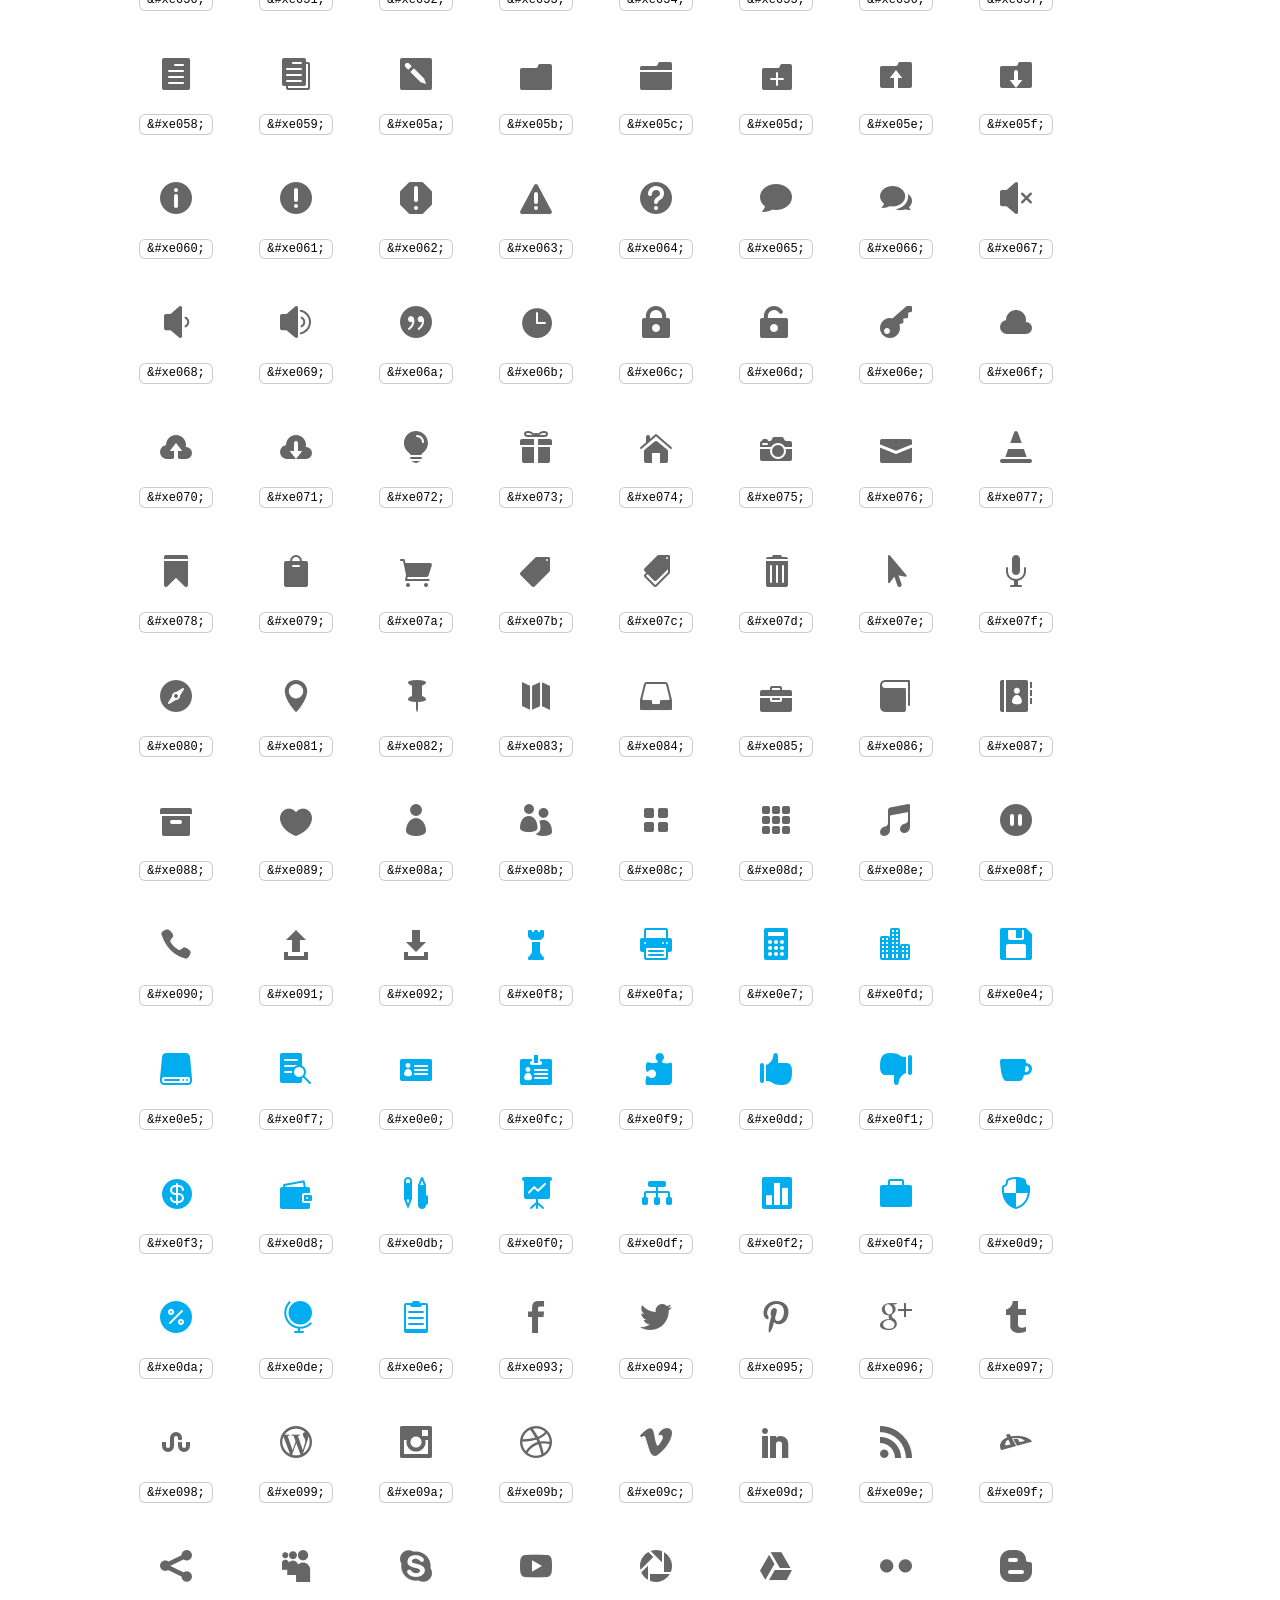
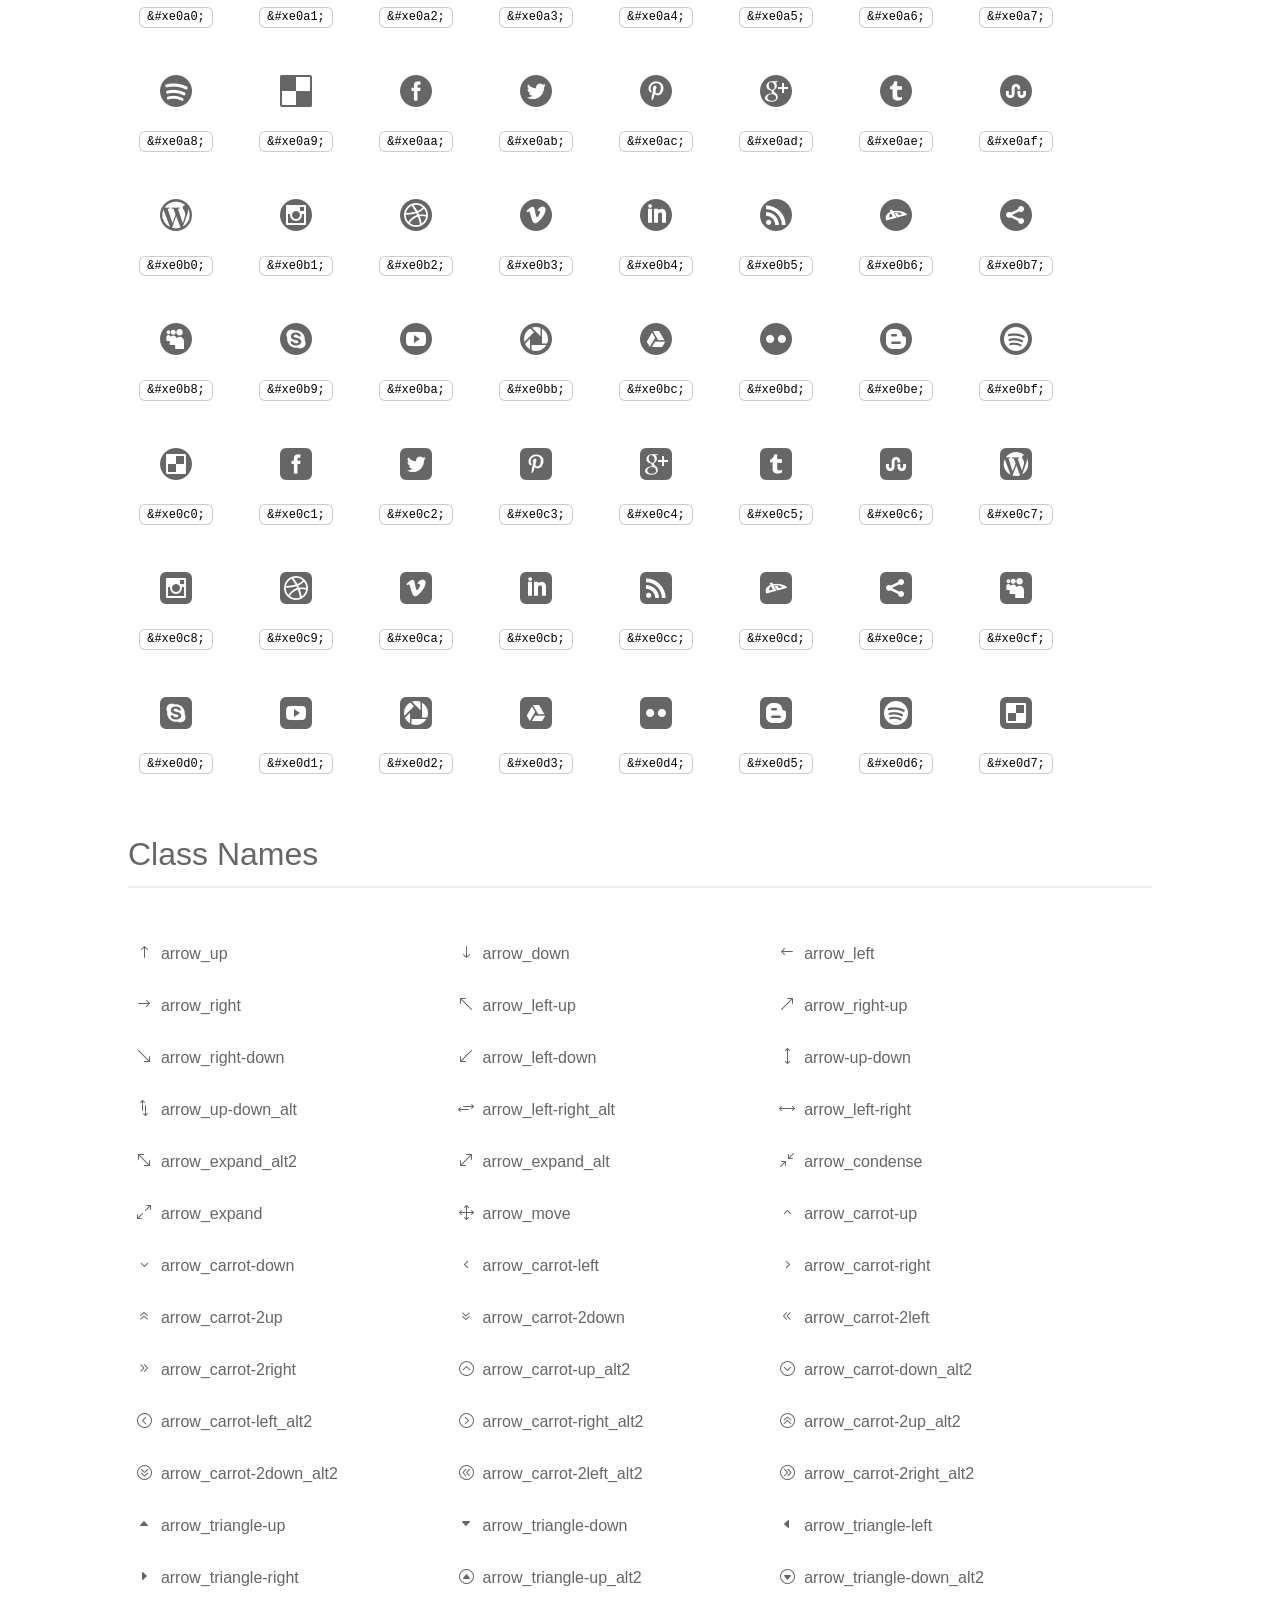
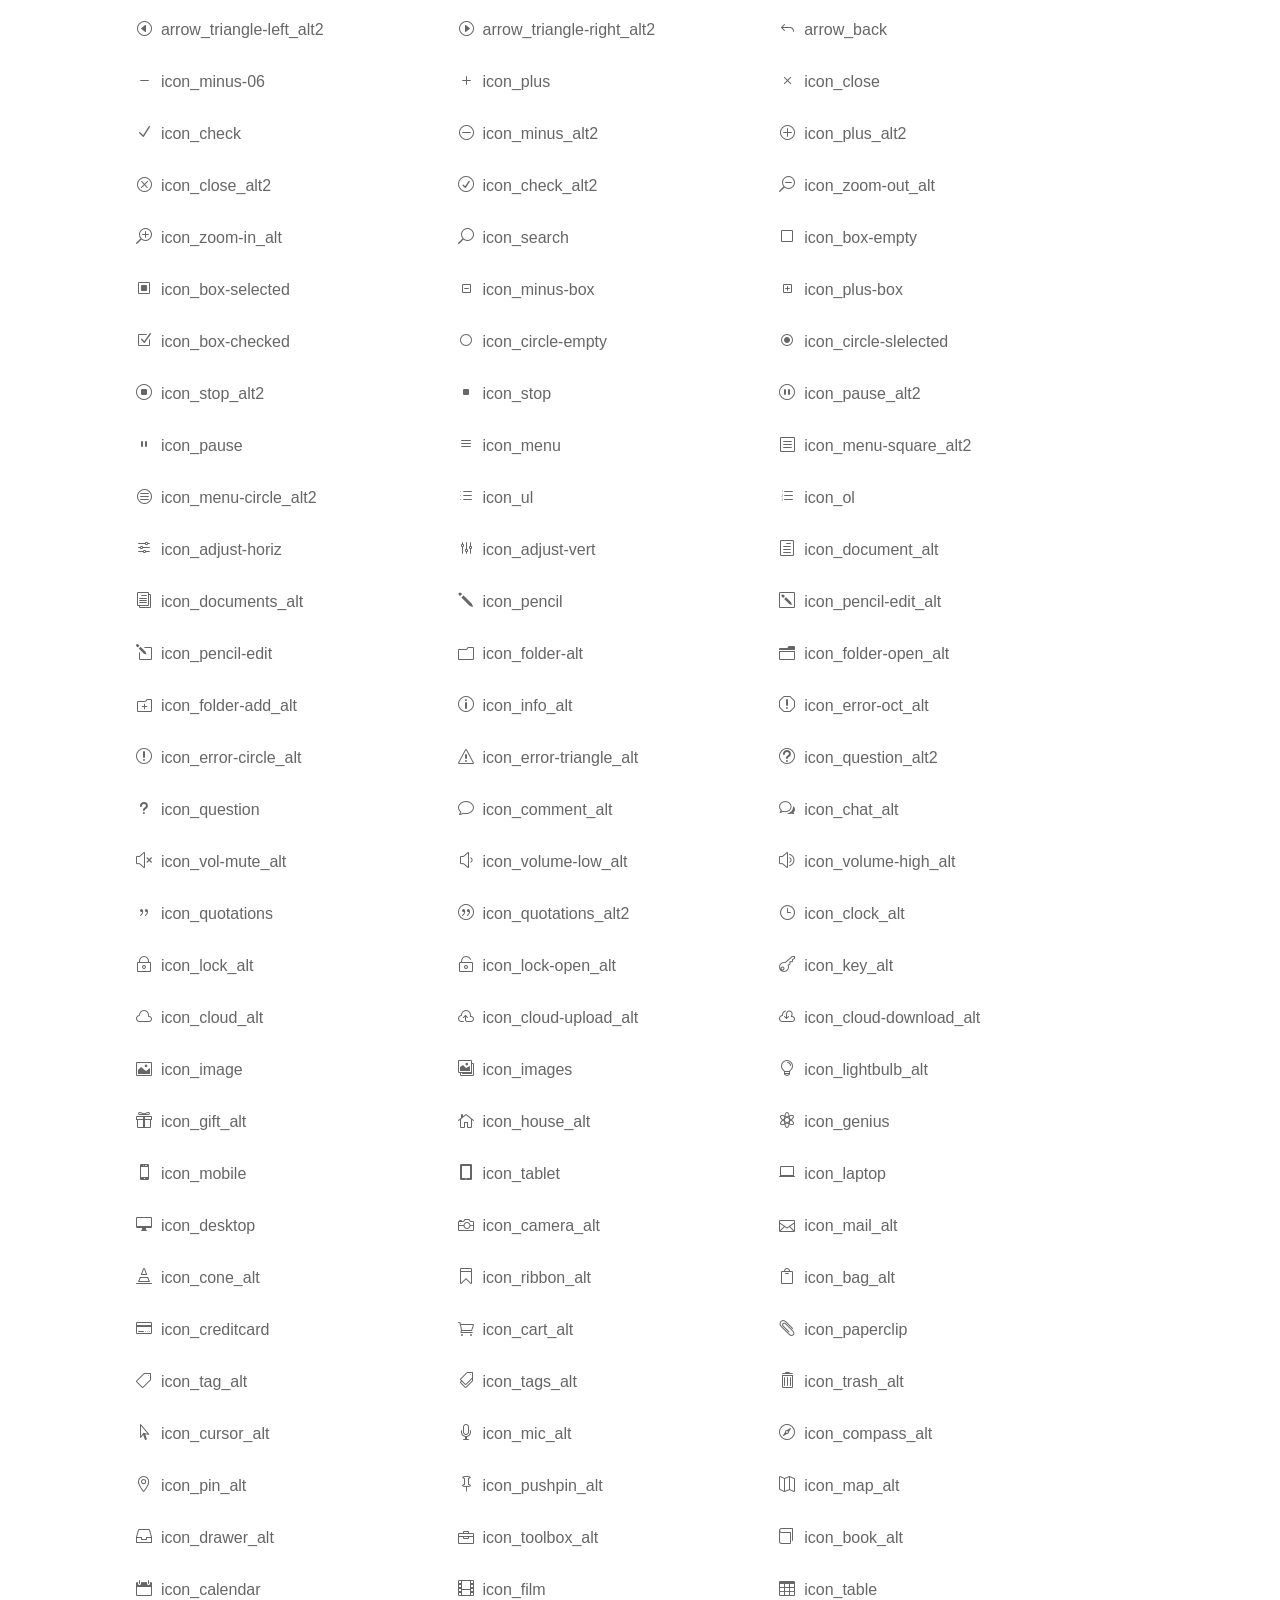
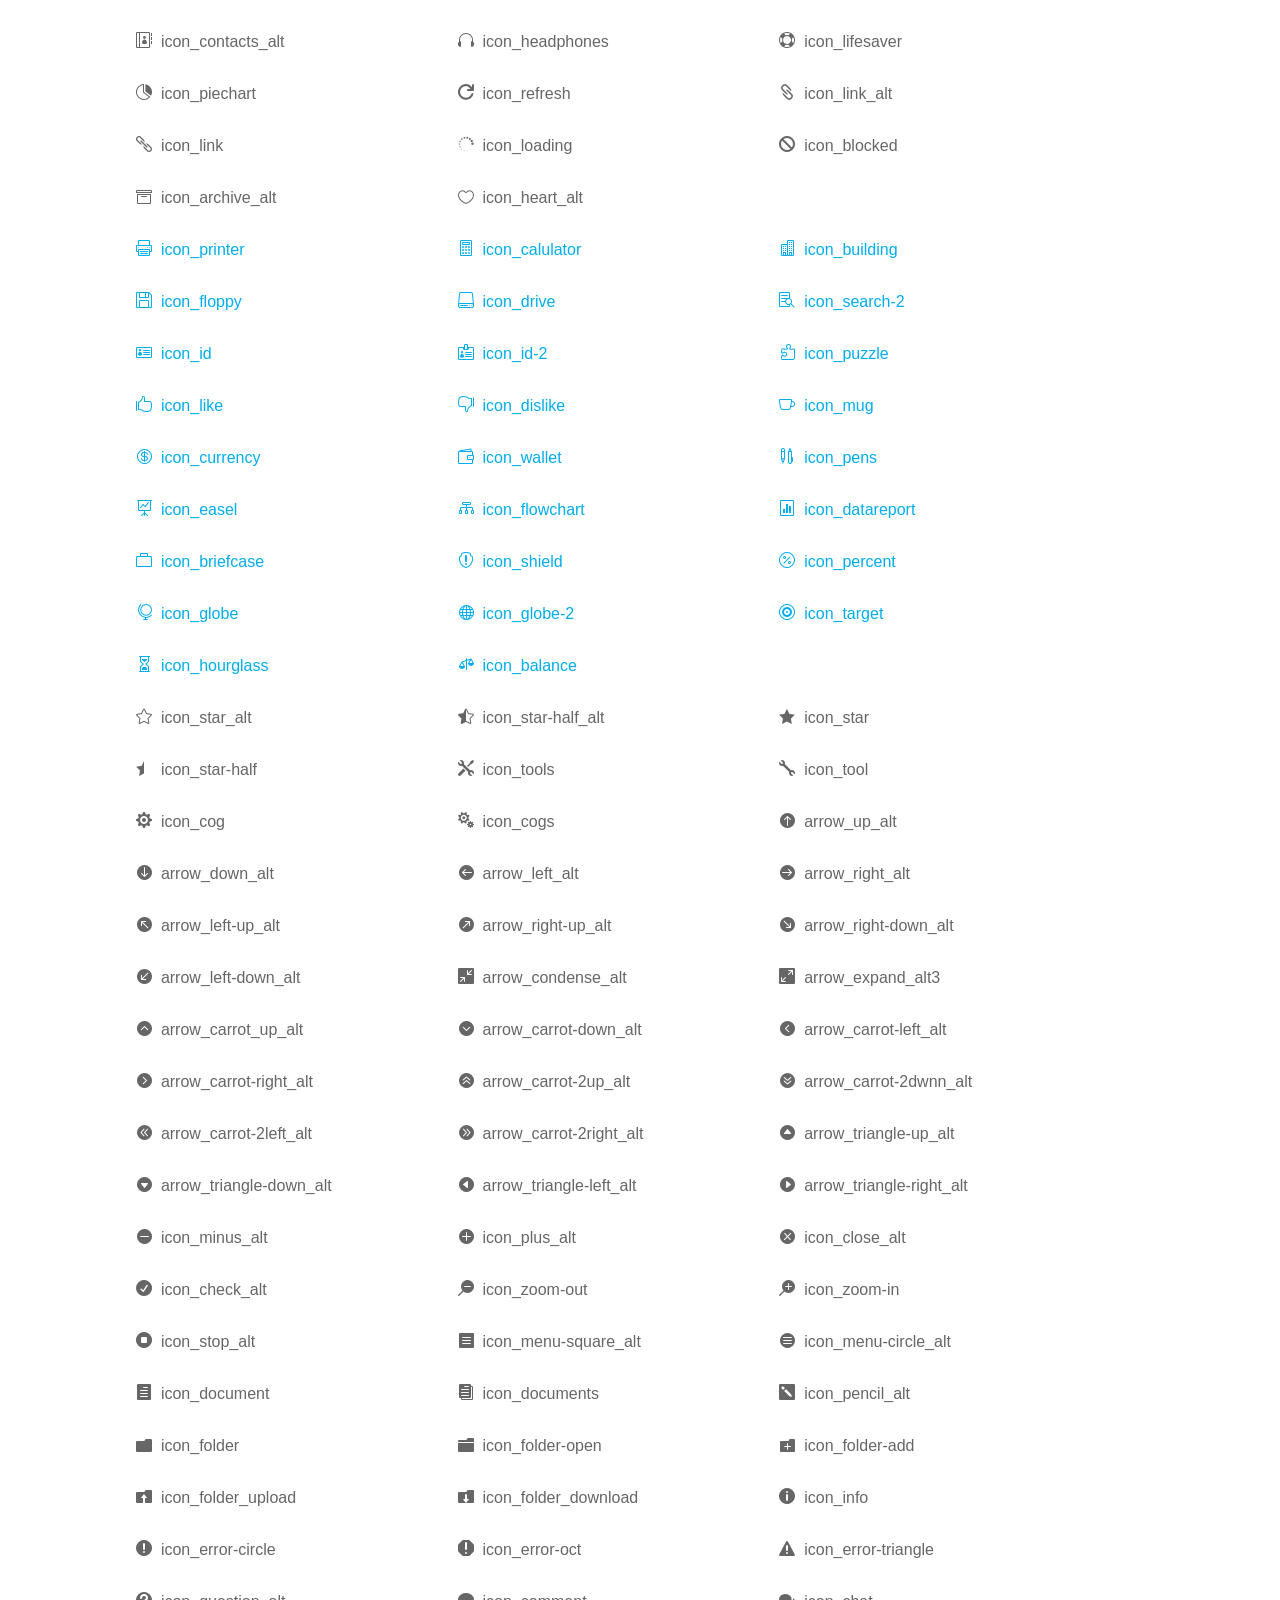
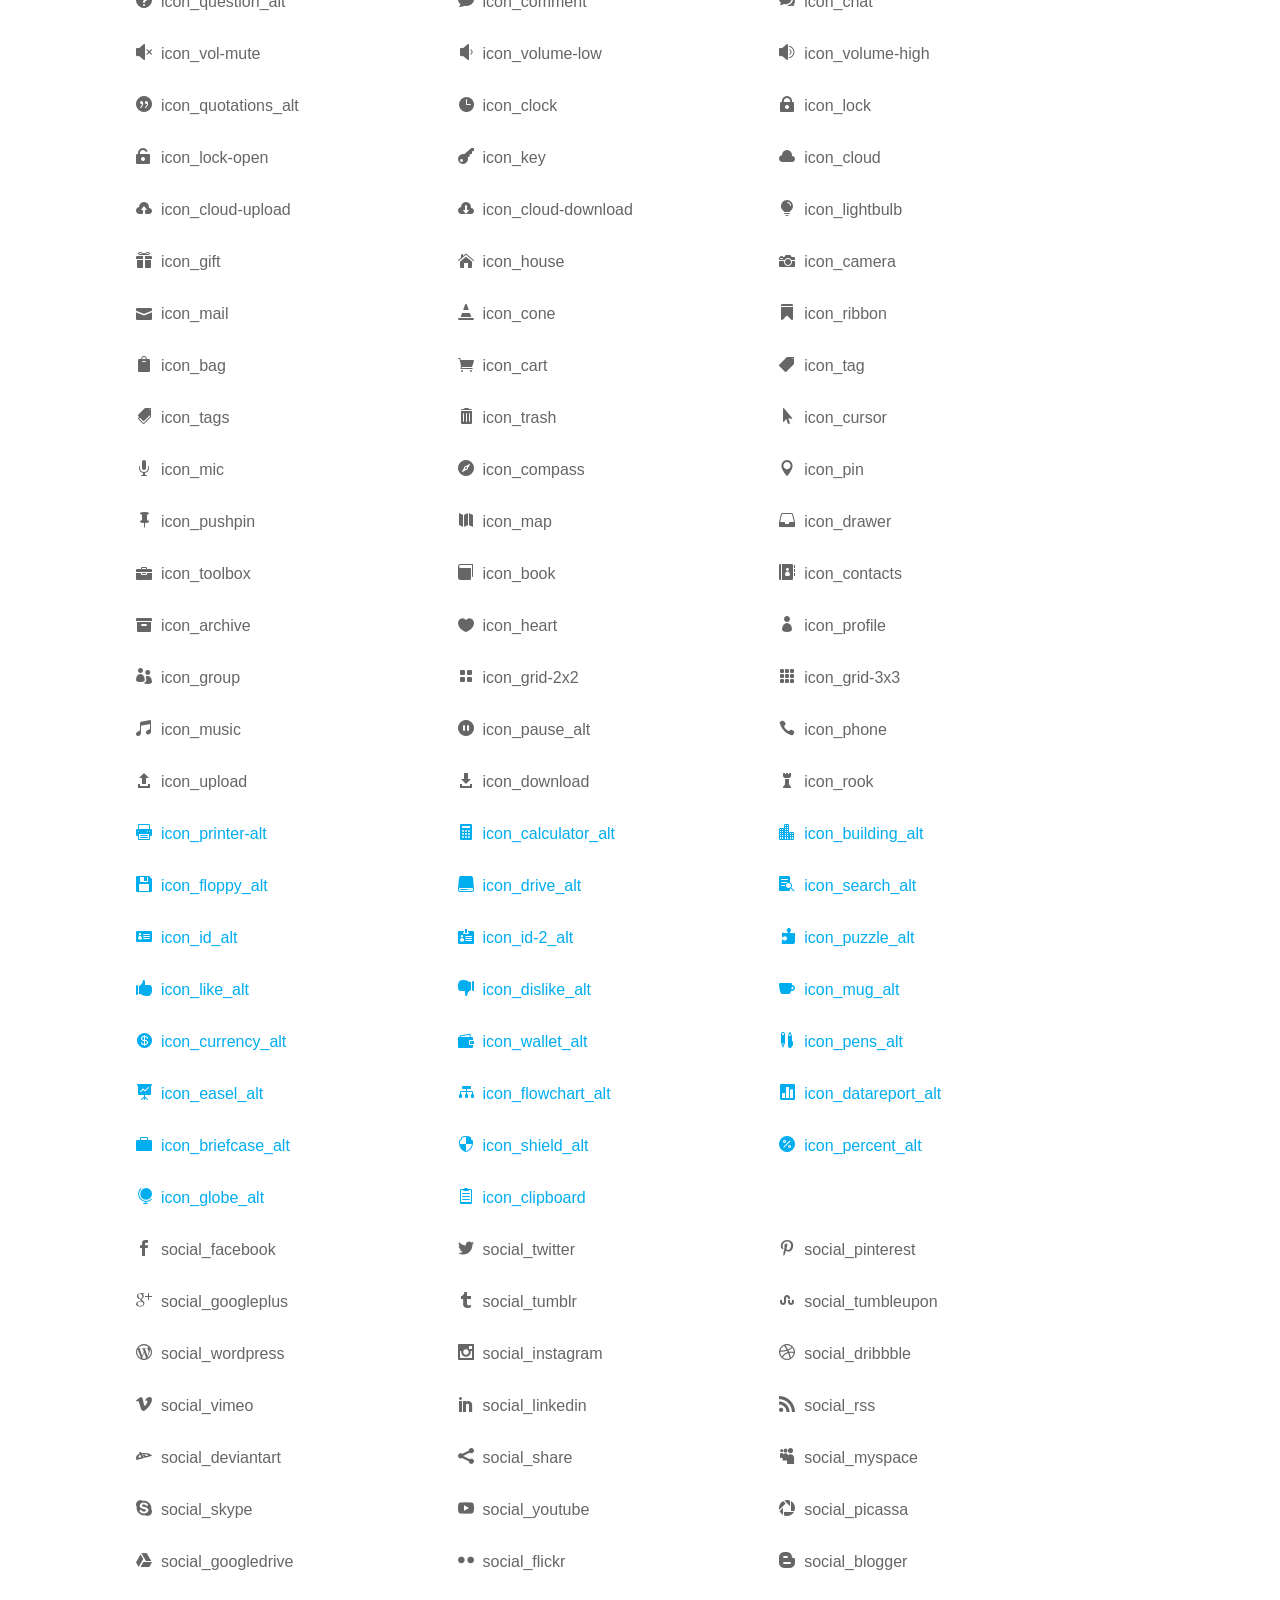
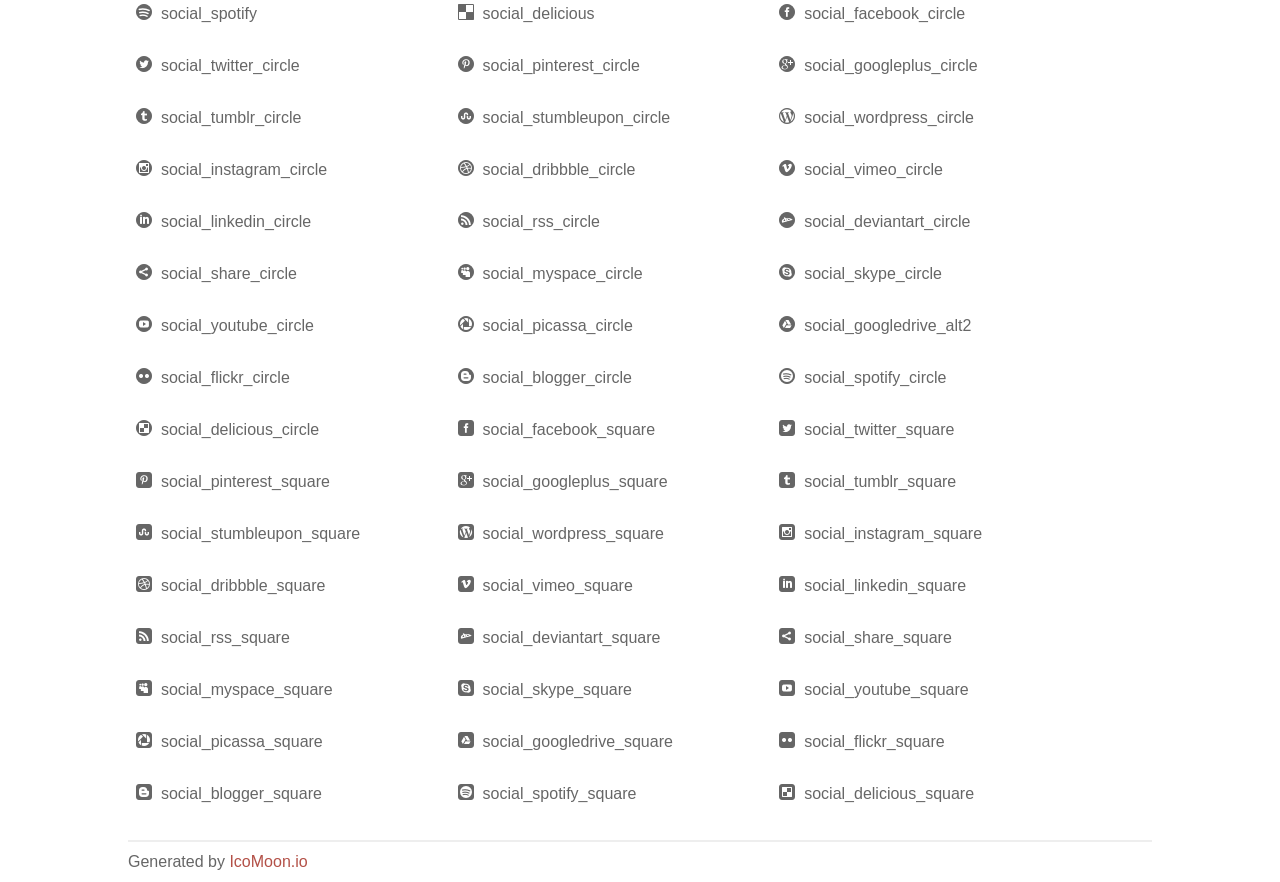
<file: fonts/elegant_font/HTML_CSS/index.html>
<!doctype html>
<html>
<head>
<title>Your Font/Glyphs</title>
<link rel="stylesheet" href="style.css" >
<!--[if lte IE 7]><script src="lte-ie7.js"></script><![endif]-->
<style>
	section, header, footer {display: block;}
	body {
		font-family: sans-serif;
		color: #666;
		line-height: 1.5;
		font-size: 1em;
	}
	* {
		-moz-box-sizing: border-box;
		-webkit-box-sizing: border-box;
		box-sizing: border-box;
		margin: 0;
		padding: 0;
	}
	.glyph {
		float: left;
		text-align: center;
		padding: .75em;
		margin: .4em 1.5em .75em 0;
		width: 6em;
		text-shadow: none;
	}
	
	.glyph input {
		font-family: consolas, monospace;
		font-size: 12px;
		width: 100%;
		text-align: center;
		border: 0;
		box-shadow: 0 0 0 1px #ccc;
		padding: .2em;
                -moz-border-radius: 5px;
                -webkit-border-radius: 5px;
	}
	
	

	.new {
		color:#00adef !important;
	}

	
	.w-main {
		width: 80%;
	}
	.centered {
		margin-left: auto;
		margin-right: auto;
	}
	.fs1 {
		font-size: 2em;
	}
	header {
		margin: 2em 0;
		padding-bottom: .5em;
		color: #666;
		box-shadow: 0 2px #eee;
	}
	header h1 {
		font-size: 2em;
		font-weight: normal;
	}
	.clearfix:before, .clearfix:after { content: ""; display: table; }
	.clearfix:after, .clear { clear: both; }
	footer {
		margin-top: 2em;
		padding: .5em 0;
		box-shadow: 0 -2px #eee;
	}
	a, a:visited {
		color: #B35047;
		text-decoration: none;
	}
	a:hover, a:focus {color: #000;}
	
	.box1 {
		font-size: 16px;
		display: inline-block;
		width: 30%;
		padding: .25em .5em;
		margin: 20px 10px 0 0;
	}
</style>
</head>
<body>
	<div class="w-main centered">
	<section class="mtm clearfix" id="glyphs">
	<div class="glyph">
		<div class="fs1" aria-hidden="true" data-icon="&#x21;"></div>
		<input type="text" readonly value="&amp;#x21;" >
	</div>
	<div class="glyph">
		<div class="fs1" aria-hidden="true" data-icon="&#x22;"></div>
		<input type="text" readonly value="&amp;#x22;" >
	</div>
	<div class="glyph">
		<div class="fs1" aria-hidden="true" data-icon="&#x23;"></div>
		<input type="text" readonly value="&amp;#x23;" >
	</div>
	<div class="glyph">
		<div class="fs1" aria-hidden="true" data-icon="&#x24;"></div>
		<input type="text" readonly value="&amp;#x24;" >
	</div>
	<div class="glyph">
		<div class="fs1" aria-hidden="true" data-icon="&#x25;"></div>
		<input type="text" readonly value="&amp;#x25;" >
	</div>
	<div class="glyph">
		<div class="fs1" aria-hidden="true" data-icon="&#x26;"></div>
		<input type="text" readonly value="&amp;#x26;" >
	</div>
	<div class="glyph">
		<div class="fs1" aria-hidden="true" data-icon="&#x27;"></div>
		<input type="text" readonly value="&amp;#x27;" >
	</div>
	<div class="glyph">
		<div class="fs1" aria-hidden="true" data-icon="&#x28;"></div>
		<input type="text" readonly value="&amp;#x28;" >
	</div>
	<div class="glyph">
		<div class="fs1" aria-hidden="true" data-icon="&#x29;"></div>
		<input type="text" readonly value="&amp;#x29;" >
	</div>
	<div class="glyph">
		<div class="fs1" aria-hidden="true" data-icon="&#x2a;"></div>
		<input type="text" readonly value="&amp;#x2a;" >
	</div>
	<div class="glyph">
		<div class="fs1" aria-hidden="true" data-icon="&#x2b;"></div>
		<input type="text" readonly value="&amp;#x2b;" >
	</div>
	<div class="glyph">
		<div class="fs1" aria-hidden="true" data-icon="&#x2c;"></div>
		<input type="text" readonly value="&amp;#x2c;" >
	</div>
	<div class="glyph">
		<div class="fs1" aria-hidden="true" data-icon="&#x2d;"></div>
		<input type="text" readonly value="&amp;#x2d;" >
	</div>
	<div class="glyph">
		<div class="fs1" aria-hidden="true" data-icon="&#x2e;"></div>
		<input type="text" readonly value="&amp;#x2e;" >
	</div>
	<div class="glyph">
		<div class="fs1" aria-hidden="true" data-icon="&#x2f;"></div>
		<input type="text" readonly value="&amp;#x2f;" >
	</div>
	<div class="glyph">
		<div class="fs1" aria-hidden="true" data-icon="&#x30;"></div>
		<input type="text" readonly value="&amp;#x30;" >
	</div>
	<div class="glyph">
		<div class="fs1" aria-hidden="true" data-icon="&#x31;"></div>
		<input type="text" readonly value="&amp;#x31;" >
	</div>
	<div class="glyph">
		<div class="fs1" aria-hidden="true" data-icon="&#x32;"></div>
		<input type="text" readonly value="&amp;#x32;" >
	</div>
	<div class="glyph">
		<div class="fs1" aria-hidden="true" data-icon="&#x33;"></div>
		<input type="text" readonly value="&amp;#x33;" >
	</div>
	<div class="glyph">
		<div class="fs1" aria-hidden="true" data-icon="&#x34;"></div>
		<input type="text" readonly value="&amp;#x34;" >
	</div>
	<div class="glyph">
		<div class="fs1" aria-hidden="true" data-icon="&#x35;"></div>
		<input type="text" readonly value="&amp;#x35;" >
	</div>
	<div class="glyph">
		<div class="fs1" aria-hidden="true" data-icon="&#x36;"></div>
		<input type="text" readonly value="&amp;#x36;" >
	</div>
	<div class="glyph">
		<div class="fs1" aria-hidden="true" data-icon="&#x37;"></div>
		<input type="text" readonly value="&amp;#x37;" >
	</div>
	<div class="glyph">
		<div class="fs1" aria-hidden="true" data-icon="&#x38;"></div>
		<input type="text" readonly value="&amp;#x38;" >
	</div>
	<div class="glyph">
		<div class="fs1" aria-hidden="true" data-icon="&#x39;"></div>
		<input type="text" readonly value="&amp;#x39;" >
	</div>
	<div class="glyph">
		<div class="fs1" aria-hidden="true" data-icon="&#x3a;"></div>
		<input type="text" readonly value="&amp;#x3a;" >
	</div>
	<div class="glyph">
		<div class="fs1" aria-hidden="true" data-icon="&#x3b;"></div>
		<input type="text" readonly value="&amp;#x3b;" >
	</div>
	<div class="glyph">
		<div class="fs1" aria-hidden="true" data-icon="&#x3c;"></div>
		<input type="text" readonly value="&amp;#x3c;" >
	</div>
	<div class="glyph">
		<div class="fs1" aria-hidden="true" data-icon="&#x3d;"></div>
		<input type="text" readonly value="&amp;#x3d;" >
	</div>
	<div class="glyph">
		<div class="fs1" aria-hidden="true" data-icon="&#x3e;"></div>
		<input type="text" readonly value="&amp;#x3e;" >
	</div>
	<div class="glyph">
		<div class="fs1" aria-hidden="true" data-icon="&#x3f;"></div>
		<input type="text" readonly value="&amp;#x3f;" >
	</div>
	<div class="glyph">
		<div class="fs1" aria-hidden="true" data-icon="&#x40;"></div>
		<input type="text" readonly value="&amp;#x40;" >
	</div>
	<div class="glyph">
		<div class="fs1" aria-hidden="true" data-icon="&#x41;"></div>
		<input type="text" readonly value="&amp;#x41;" >
	</div>
	<div class="glyph">
		<div class="fs1" aria-hidden="true" data-icon="&#x42;"></div>
		<input type="text" readonly value="&amp;#x42;" >
	</div>
	<div class="glyph">
		<div class="fs1" aria-hidden="true" data-icon="&#x43;"></div>
		<input type="text" readonly value="&amp;#x43;" >
	</div>
	<div class="glyph">
		<div class="fs1" aria-hidden="true" data-icon="&#x44;"></div>
		<input type="text" readonly value="&amp;#x44;" >
	</div>
	<div class="glyph">
		<div class="fs1" aria-hidden="true" data-icon="&#x45;"></div>
		<input type="text" readonly value="&amp;#x45;" >
	</div>
	<div class="glyph">
		<div class="fs1" aria-hidden="true" data-icon="&#x46;"></div>
		<input type="text" readonly value="&amp;#x46;" >
	</div>
	<div class="glyph">
		<div class="fs1" aria-hidden="true" data-icon="&#x47;"></div>
		<input type="text" readonly value="&amp;#x47;" >
	</div>
	<div class="glyph">
		<div class="fs1" aria-hidden="true" data-icon="&#x48;"></div>
		<input type="text" readonly value="&amp;#x48;" >
	</div>
	<div class="glyph">
		<div class="fs1" aria-hidden="true" data-icon="&#x49;"></div>
		<input type="text" readonly value="&amp;#x49;" >
	</div>
	<div class="glyph">
		<div class="fs1" aria-hidden="true" data-icon="&#x4a;"></div>
		<input type="text" readonly value="&amp;#x4a;" >
	</div>
	<div class="glyph">
		<div class="fs1" aria-hidden="true" data-icon="&#x4b;"></div>
		<input type="text" readonly value="&amp;#x4b;" >
	</div>
	<div class="glyph">
		<div class="fs1" aria-hidden="true" data-icon="&#x4c;"></div>
		<input type="text" readonly value="&amp;#x4c;" >
	</div>
	<div class="glyph">
		<div class="fs1" aria-hidden="true" data-icon="&#x4d;"></div>
		<input type="text" readonly value="&amp;#x4d;" >
	</div>
	<div class="glyph">
		<div class="fs1" aria-hidden="true" data-icon="&#x4e;"></div>
		<input type="text" readonly value="&amp;#x4e;" >
	</div>
	<div class="glyph">
		<div class="fs1" aria-hidden="true" data-icon="&#x4f;"></div>
		<input type="text" readonly value="&amp;#x4f;" >
	</div>
	<div class="glyph">
		<div class="fs1" aria-hidden="true" data-icon="&#x50;"></div>
		<input type="text" readonly value="&amp;#x50;" >
	</div>
	<div class="glyph">
		<div class="fs1" aria-hidden="true" data-icon="&#x51;"></div>
		<input type="text" readonly value="&amp;#x51;" >
	</div>
	<div class="glyph">
		<div class="fs1" aria-hidden="true" data-icon="&#x52;"></div>
		<input type="text" readonly value="&amp;#x52;" >
	</div>
	<div class="glyph">
		<div class="fs1" aria-hidden="true" data-icon="&#x53;"></div>
		<input type="text" readonly value="&amp;#x53;" >
	</div>
	<div class="glyph">
		<div class="fs1" aria-hidden="true" data-icon="&#x54;"></div>
		<input type="text" readonly value="&amp;#x54;" >
	</div>
	<div class="glyph">
		<div class="fs1" aria-hidden="true" data-icon="&#x55;"></div>
		<input type="text" readonly value="&amp;#x55;" >
	</div>
	<div class="glyph">
		<div class="fs1" aria-hidden="true" data-icon="&#x56;"></div>
		<input type="text" readonly value="&amp;#x56;" >
	</div>
	<div class="glyph">
		<div class="fs1" aria-hidden="true" data-icon="&#x57;"></div>
		<input type="text" readonly value="&amp;#x57;" >
	</div>
	<div class="glyph">
		<div class="fs1" aria-hidden="true" data-icon="&#x58;"></div>
		<input type="text" readonly value="&amp;#x58;" >
	</div>
	<div class="glyph">
		<div class="fs1" aria-hidden="true" data-icon="&#x59;"></div>
		<input type="text" readonly value="&amp;#x59;" >
	</div>
	<div class="glyph">
		<div class="fs1" aria-hidden="true" data-icon="&#x5a;"></div>
		<input type="text" readonly value="&amp;#x5a;" >
	</div>
	<div class="glyph">
		<div class="fs1" aria-hidden="true" data-icon="&#x5b;"></div>
		<input type="text" readonly value="&amp;#x5b;" >
	</div>
	<div class="glyph">
		<div class="fs1" aria-hidden="true" data-icon="&#x5c;"></div>
		<input type="text" readonly value="&amp;#x5c;" >
	</div>
	<div class="glyph">
		<div class="fs1" aria-hidden="true" data-icon="&#x5d;"></div>
		<input type="text" readonly value="&amp;#x5d;" >
	</div>
	<div class="glyph">
		<div class="fs1" aria-hidden="true" data-icon="&#x5e;"></div>
		<input type="text" readonly value="&amp;#x5e;" >
	</div>
	<div class="glyph">
		<div class="fs1" aria-hidden="true" data-icon="&#x5f;"></div>
		<input type="text" readonly value="&amp;#x5f;" >
	</div>
	<div class="glyph">
		<div class="fs1" aria-hidden="true" data-icon="&#x60;"></div>
		<input type="text" readonly value="&amp;#x60;" >
	</div>
	<div class="glyph">
		<div class="fs1" aria-hidden="true" data-icon="&#x61;"></div>
		<input type="text" readonly value="&amp;#x61;" >
	</div>
	<div class="glyph">
		<div class="fs1" aria-hidden="true" data-icon="&#x62;"></div>
		<input type="text" readonly value="&amp;#x62;" >
	</div>
	<div class="glyph">
		<div class="fs1" aria-hidden="true" data-icon="&#x63;"></div>
		<input type="text" readonly value="&amp;#x63;" >
	</div>
	<div class="glyph">
		<div class="fs1" aria-hidden="true" data-icon="&#x64;"></div>
		<input type="text" readonly value="&amp;#x64;" >
	</div>
	<div class="glyph">
		<div class="fs1" aria-hidden="true" data-icon="&#x65;"></div>
		<input type="text" readonly value="&amp;#x65;" >
	</div>
	<div class="glyph">
		<div class="fs1" aria-hidden="true" data-icon="&#x66;"></div>
		<input type="text" readonly value="&amp;#x66;" >
	</div>
	<div class="glyph">
		<div class="fs1" aria-hidden="true" data-icon="&#x67;"></div>
		<input type="text" readonly value="&amp;#x67;" >
	</div>
	<div class="glyph">
		<div class="fs1" aria-hidden="true" data-icon="&#x68;"></div>
		<input type="text" readonly value="&amp;#x68;" >
	</div>
	<div class="glyph">
		<div class="fs1" aria-hidden="true" data-icon="&#x69;"></div>
		<input type="text" readonly value="&amp;#x69;" >
	</div>
	<div class="glyph">
		<div class="fs1" aria-hidden="true" data-icon="&#x6a;"></div>
		<input type="text" readonly value="&amp;#x6a;" >
	</div>
	<div class="glyph">
		<div class="fs1" aria-hidden="true" data-icon="&#x6b;"></div>
		<input type="text" readonly value="&amp;#x6b;" >
	</div>
	<div class="glyph">
		<div class="fs1" aria-hidden="true" data-icon="&#x6c;"></div>
		<input type="text" readonly value="&amp;#x6c;" >
	</div>
	<div class="glyph">
		<div class="fs1" aria-hidden="true" data-icon="&#x6d;"></div>
		<input type="text" readonly value="&amp;#x6d;" >
	</div>
	<div class="glyph">
		<div class="fs1" aria-hidden="true" data-icon="&#x6e;"></div>
		<input type="text" readonly value="&amp;#x6e;" >
	</div>
	<div class="glyph">
		<div class="fs1" aria-hidden="true" data-icon="&#x6f;"></div>
		<input type="text" readonly value="&amp;#x6f;" >
	</div>
	<div class="glyph">
		<div class="fs1" aria-hidden="true" data-icon="&#x70;"></div>
		<input type="text" readonly value="&amp;#x70;" >
	</div>
	<div class="glyph">
		<div class="fs1" aria-hidden="true" data-icon="&#x71;"></div>
		<input type="text" readonly value="&amp;#x71;" >
	</div>
	<div class="glyph">
		<div class="fs1" aria-hidden="true" data-icon="&#x72;"></div>
		<input type="text" readonly value="&amp;#x72;" >
	</div>
	<div class="glyph">
		<div class="fs1" aria-hidden="true" data-icon="&#x73;"></div>
		<input type="text" readonly value="&amp;#x73;" >
	</div>
	<div class="glyph">
		<div class="fs1" aria-hidden="true" data-icon="&#x74;"></div>
		<input type="text" readonly value="&amp;#x74;" >
	</div>
	<div class="glyph">
		<div class="fs1" aria-hidden="true" data-icon="&#x75;"></div>
		<input type="text" readonly value="&amp;#x75;" >
	</div>
	<div class="glyph">
		<div class="fs1" aria-hidden="true" data-icon="&#x76;"></div>
		<input type="text" readonly value="&amp;#x76;" >
	</div>
	<div class="glyph">
		<div class="fs1" aria-hidden="true" data-icon="&#x77;"></div>
		<input type="text" readonly value="&amp;#x77;" >
	</div>
	<div class="glyph">
		<div class="fs1" aria-hidden="true" data-icon="&#x78;"></div>
		<input type="text" readonly value="&amp;#x78;" >
	</div>
	<div class="glyph">
		<div class="fs1" aria-hidden="true" data-icon="&#x79;"></div>
		<input type="text" readonly value="&amp;#x79;" >
	</div>
	<div class="glyph">
		<div class="fs1" aria-hidden="true" data-icon="&#x7a;"></div>
		<input type="text" readonly value="&amp;#x7a;" >
	</div>
	<div class="glyph">
		<div class="fs1" aria-hidden="true" data-icon="&#x7b;"></div>
		<input type="text" readonly value="&amp;#x7b;" >
	</div>
	<div class="glyph">
		<div class="fs1" aria-hidden="true" data-icon="&#x7c;"></div>
		<input type="text" readonly value="&amp;#x7c;" >
	</div>
	<div class="glyph">
		<div class="fs1" aria-hidden="true" data-icon="&#x7d;"></div>
		<input type="text" readonly value="&amp;#x7d;" >
	</div>
	<div class="glyph">
		<div class="fs1" aria-hidden="true" data-icon="&#x7e;"></div>
		<input type="text" readonly value="&amp;#x7e;" >
	</div>
	<div class="glyph">
		<div class="fs1" aria-hidden="true" data-icon="&#xe000;"></div>
		<input type="text" readonly value="&amp;#xe000;" >
	</div>
	<div class="glyph">
		<div class="fs1" aria-hidden="true" data-icon="&#xe001;"></div>
		<input type="text" readonly value="&amp;#xe001;" >
	</div>
	<div class="glyph">
		<div class="fs1" aria-hidden="true" data-icon="&#xe002;"></div>
		<input type="text" readonly value="&amp;#xe002;" >
	</div>
	<div class="glyph">
		<div class="fs1" aria-hidden="true" data-icon="&#xe003;"></div>
		<input type="text" readonly value="&amp;#xe003;" >
	</div>
	<div class="glyph">
		<div class="fs1" aria-hidden="true" data-icon="&#xe004;"></div>
		<input type="text" readonly value="&amp;#xe004;" >
	</div>
	<div class="glyph">
		<div class="fs1" aria-hidden="true" data-icon="&#xe005;"></div>
		<input type="text" readonly value="&amp;#xe005;" >
	</div>
	<div class="glyph">
		<div class="fs1" aria-hidden="true" data-icon="&#xe006;"></div>
		<input type="text" readonly value="&amp;#xe006;" >
	</div>
	<div class="glyph">
		<div class="fs1" aria-hidden="true" data-icon="&#xe007;"></div>
		<input type="text" readonly value="&amp;#xe007;" >
	</div>
	<div class="glyph">
		<div class="fs1" aria-hidden="true" data-icon="&#xe008;"></div>
		<input type="text" readonly value="&amp;#xe008;" >
	</div>
	<div class="glyph">
		<div class="fs1" aria-hidden="true" data-icon="&#xe009;"></div>
		<input type="text" readonly value="&amp;#xe009;" >
	</div>
	<div class="glyph">
		<div class="fs1" aria-hidden="true" data-icon="&#xe00a;"></div>
		<input type="text" readonly value="&amp;#xe00a;" >
	</div>
	<div class="glyph">
		<div class="fs1" aria-hidden="true" data-icon="&#xe00b;"></div>
		<input type="text" readonly value="&amp;#xe00b;" >
	</div>
	<div class="glyph">
		<div class="fs1" aria-hidden="true" data-icon="&#xe00c;"></div>
		<input type="text" readonly value="&amp;#xe00c;" >
	</div>
	<div class="glyph">
		<div class="fs1" aria-hidden="true" data-icon="&#xe00d;"></div>
		<input type="text" readonly value="&amp;#xe00d;" >
	</div>
	<div class="glyph">
		<div class="fs1" aria-hidden="true" data-icon="&#xe00e;"></div>
		<input type="text" readonly value="&amp;#xe00e;" >
	</div>
	<div class="glyph">
		<div class="fs1" aria-hidden="true" data-icon="&#xe00f;"></div>
		<input type="text" readonly value="&amp;#xe00f;" >
	</div>
	<div class="glyph">
		<div class="fs1" aria-hidden="true" data-icon="&#xe010;"></div>
		<input type="text" readonly value="&amp;#xe010;" >
	</div>
	<div class="glyph">
		<div class="fs1" aria-hidden="true" data-icon="&#xe011;"></div>
		<input type="text" readonly value="&amp;#xe011;" >
	</div>
	<div class="glyph">
		<div class="fs1" aria-hidden="true" data-icon="&#xe012;"></div>
		<input type="text" readonly value="&amp;#xe012;" >
	</div>
	<div class="glyph">
		<div class="fs1" aria-hidden="true" data-icon="&#xe013;"></div>
		<input type="text" readonly value="&amp;#xe013;" >
	</div>
	<div class="glyph">
		<div class="fs1" aria-hidden="true" data-icon="&#xe014;"></div>
		<input type="text" readonly value="&amp;#xe014;" >
	</div>
	<div class="glyph">
		<div class="fs1" aria-hidden="true" data-icon="&#xe015;"></div>
		<input type="text" readonly value="&amp;#xe015;" >
	</div>
	<div class="glyph">
		<div class="fs1" aria-hidden="true" data-icon="&#xe016;"></div>
		<input type="text" readonly value="&amp;#xe016;" >
	</div>
	<div class="glyph">
		<div class="fs1" aria-hidden="true" data-icon="&#xe017;"></div>
		<input type="text" readonly value="&amp;#xe017;" >
	</div>
	<div class="glyph">
		<div class="fs1" aria-hidden="true" data-icon="&#xe018;"></div>
		<input type="text" readonly value="&amp;#xe018;" >
	</div>
	<div class="glyph">
		<div class="fs1" aria-hidden="true" data-icon="&#xe019;"></div>
		<input type="text" readonly value="&amp;#xe019;" >
	</div>
	<div class="glyph">
		<div class="fs1" aria-hidden="true" data-icon="&#xe01a;"></div>
		<input type="text" readonly value="&amp;#xe01a;" >
	</div>
	<div class="glyph">
		<div class="fs1" aria-hidden="true" data-icon="&#xe01b;"></div>
		<input type="text" readonly value="&amp;#xe01b;" >
	</div>
	<div class="glyph">
		<div class="fs1" aria-hidden="true" data-icon="&#xe01c;"></div>
		<input type="text" readonly value="&amp;#xe01c;" >
	</div>
	<div class="glyph">
		<div class="fs1" aria-hidden="true" data-icon="&#xe01d;"></div>
		<input type="text" readonly value="&amp;#xe01d;" >
	</div>
	<div class="glyph">
		<div class="fs1" aria-hidden="true" data-icon="&#xe01e;"></div>
		<input type="text" readonly value="&amp;#xe01e;" >
	</div>
	<div class="glyph">
		<div class="fs1" aria-hidden="true" data-icon="&#xe01f;"></div>
		<input type="text" readonly value="&amp;#xe01f;" >
	</div>
	<div class="glyph">
		<div class="fs1" aria-hidden="true" data-icon="&#xe020;"></div>
		<input type="text" readonly value="&amp;#xe020;" >
	</div>
	<div class="glyph">
		<div class="fs1" aria-hidden="true" data-icon="&#xe021;"></div>
		<input type="text" readonly value="&amp;#xe021;" >
	</div>
	<div class="glyph">
		<div class="fs1" aria-hidden="true" data-icon="&#xe022;"></div>
		<input type="text" readonly value="&amp;#xe022;" >
	</div>
	<div class="glyph">
		<div class="fs1" aria-hidden="true" data-icon="&#xe023;"></div>
		<input type="text" readonly value="&amp;#xe023;" >
	</div>
	<div class="glyph">
		<div class="fs1" aria-hidden="true" data-icon="&#xe024;"></div>
		<input type="text" readonly value="&amp;#xe024;" >
	</div>
	<div class="glyph">
		<div class="fs1" aria-hidden="true" data-icon="&#xe025;"></div>
		<input type="text" readonly value="&amp;#xe025;" >
	</div>
	<div class="glyph">
		<div class="fs1" aria-hidden="true" data-icon="&#xe026;"></div>
		<input type="text" readonly value="&amp;#xe026;" >
	</div>
	<div class="glyph">
		<div class="fs1" aria-hidden="true" data-icon="&#xe027;"></div>
		<input type="text" readonly value="&amp;#xe027;" >
	</div>
	<div class="glyph">
		<div class="fs1" aria-hidden="true" data-icon="&#xe028;"></div>
		<input type="text" readonly value="&amp;#xe028;" >
	</div>
	<div class="glyph">
		<div class="fs1" aria-hidden="true" data-icon="&#xe029;"></div>
		<input type="text" readonly value="&amp;#xe029;" >
	</div>
	<div class="glyph">
		<div class="fs1" aria-hidden="true" data-icon="&#xe02a;"></div>
		<input type="text" readonly value="&amp;#xe02a;" >
	</div>
	<div class="glyph">
		<div class="fs1" aria-hidden="true" data-icon="&#xe02b;"></div>
		<input type="text" readonly value="&amp;#xe02b;" >
	</div>
	<div class="glyph">
		<div class="fs1" aria-hidden="true" data-icon="&#xe02c;"></div>
		<input type="text" readonly value="&amp;#xe02c;" >
	</div>
	<div class="glyph">
		<div class="fs1" aria-hidden="true" data-icon="&#xe02d;"></div>
		<input type="text" readonly value="&amp;#xe02d;" >
	</div>
	<div class="glyph">
		<div class="fs1" aria-hidden="true" data-icon="&#xe02e;"></div>
		<input type="text" readonly value="&amp;#xe02e;" >
	</div>
	<div class="glyph">
		<div class="fs1" aria-hidden="true" data-icon="&#xe02f;"></div>
		<input type="text" readonly value="&amp;#xe02f;" >
	</div>
	<div class="glyph">
		<div class="fs1" aria-hidden="true" data-icon="&#xe030;"></div>
		<input type="text" readonly value="&amp;#xe030;" >
	</div>
    
    <div class="new">
    
    <div class="glyph">
		<div class="fs1" aria-hidden="true" data-icon="&#xe103;"></div>
		<input type="text" readonly value="&amp;#xe103;" >
	</div>
	<div class="glyph">
		<div class="fs1" aria-hidden="true" data-icon="&#xe0ee;"></div>
		<input type="text" readonly value="&amp;#xe0ee;" >
	</div>
	<div class="glyph">
		<div class="fs1" aria-hidden="true" data-icon="&#xe0ef;"></div>
		<input type="text" readonly value="&amp;#xe0ef;" >
	</div>
	<div class="glyph">
		<div class="fs1" aria-hidden="true" data-icon="&#xe0e8;"></div>
		<input type="text" readonly value="&amp;#xe0e8;" >
	</div>
	<div class="glyph">
		<div class="fs1" aria-hidden="true" data-icon="&#xe0ea;"></div>
		<input type="text" readonly value="&amp;#xe0ea;" >
	</div>
	<div class="glyph">
		<div class="fs1" aria-hidden="true" data-icon="&#xe101;"></div>
		<input type="text" readonly value="&amp;#xe101;" >
	</div>
	<div class="glyph">
		<div class="fs1" aria-hidden="true" data-icon="&#xe107;"></div>
		<input type="text" readonly value="&amp;#xe107;" >
	</div>
	<div class="glyph">
		<div class="fs1" aria-hidden="true" data-icon="&#xe108;"></div>
		<input type="text" readonly value="&amp;#xe108;" >
	</div>
	<div class="glyph">
		<div class="fs1" aria-hidden="true" data-icon="&#xe102;"></div>
		<input type="text" readonly value="&amp;#xe102;" >
	</div>
	<div class="glyph">
		<div class="fs1" aria-hidden="true" data-icon="&#xe106;"></div>
		<input type="text" readonly value="&amp;#xe106;" >
	</div>
	<div class="glyph">
		<div class="fs1" aria-hidden="true" data-icon="&#xe0eb;"></div>
		<input type="text" readonly value="&amp;#xe0eb;" >
	</div>
	<div class="glyph">
		<div class="fs1" aria-hidden="true" data-icon="&#xe105;"></div>
		<input type="text" readonly value="&amp;#xe105;" >
	</div>
	<div class="glyph">
		<div class="fs1" aria-hidden="true" data-icon="&#xe0ed;"></div>
		<input type="text" readonly value="&amp;#xe0ed;" >
	</div>
	<div class="glyph">
		<div class="fs1" aria-hidden="true" data-icon="&#xe100;"></div>
		<input type="text" readonly value="&amp;#xe100;" >
	</div>
	<div class="glyph">
		<div class="fs1" aria-hidden="true" data-icon="&#xe104;"></div>
		<input type="text" readonly value="&amp;#xe104;" >
	</div>
	<div class="glyph">
		<div class="fs1" aria-hidden="true" data-icon="&#xe0e9;"></div>
		<input type="text" readonly value="&amp;#xe0e9;" >
	</div>
	<div class="glyph">
		<div class="fs1" aria-hidden="true" data-icon="&#xe109;"></div>
		<input type="text" readonly value="&amp;#xe109;" >
	</div>
	<div class="glyph">
		<div class="fs1" aria-hidden="true" data-icon="&#xe0ec;"></div>
		<input type="text" readonly value="&amp;#xe0ec;" >
	</div>
	<div class="glyph">
		<div class="fs1" aria-hidden="true" data-icon="&#xe0fe;"></div>
		<input type="text" readonly value="&amp;#xe0fe;" >
	</div>
	<div class="glyph">
		<div class="fs1" aria-hidden="true" data-icon="&#xe0f6;"></div>
		<input type="text" readonly value="&amp;#xe0f6;" >
	</div>
	<div class="glyph">
		<div class="fs1" aria-hidden="true" data-icon="&#xe0fb;"></div>
		<input type="text" readonly value="&amp;#xe0fb;" >
	</div>
	<div class="glyph">
		<div class="fs1" aria-hidden="true" data-icon="&#xe0e2;"></div>
		<input type="text" readonly value="&amp;#xe0e2;" >
	</div>
	<div class="glyph">
		<div class="fs1" aria-hidden="true" data-icon="&#xe0e3;"></div>
		<input type="text" readonly value="&amp;#xe0e3;" >
	</div>
	<div class="glyph">
		<div class="fs1" aria-hidden="true" data-icon="&#xe0f5;"></div>
		<input type="text" readonly value="&amp;#xe0f5;" >
	</div>
	<div class="glyph">
		<div class="fs1" aria-hidden="true" data-icon="&#xe0e1;"></div>
		<input type="text" readonly value="&amp;#xe0e1;" >
	</div>
	<div class="glyph">
		<div class="fs1" aria-hidden="true" data-icon="&#xe0ff;"></div>
		<input type="text" readonly value="&amp;#xe0ff;" >
	</div>
    
    </div>
    
	<div class="glyph">
		<div class="fs1" aria-hidden="true" data-icon="&#xe031;"></div>
		<input type="text" readonly value="&amp;#xe031;" >
	</div>
	<div class="glyph">
		<div class="fs1" aria-hidden="true" data-icon="&#xe032;"></div>
		<input type="text" readonly value="&amp;#xe032;" >
	</div>
	<div class="glyph">
		<div class="fs1" aria-hidden="true" data-icon="&#xe033;"></div>
		<input type="text" readonly value="&amp;#xe033;" >
	</div>
	<div class="glyph">
		<div class="fs1" aria-hidden="true" data-icon="&#xe034;"></div>
		<input type="text" readonly value="&amp;#xe034;" >
	</div>
	<div class="glyph">
		<div class="fs1" aria-hidden="true" data-icon="&#xe035;"></div>
		<input type="text" readonly value="&amp;#xe035;" >
	</div>
	<div class="glyph">
		<div class="fs1" aria-hidden="true" data-icon="&#xe036;"></div>
		<input type="text" readonly value="&amp;#xe036;" >
	</div>
	<div class="glyph">
		<div class="fs1" aria-hidden="true" data-icon="&#xe037;"></div>
		<input type="text" readonly value="&amp;#xe037;" >
	</div>
	<div class="glyph">
		<div class="fs1" aria-hidden="true" data-icon="&#xe038;"></div>
		<input type="text" readonly value="&amp;#xe038;" >
	</div>
	<div class="glyph">
		<div class="fs1" aria-hidden="true" data-icon="&#xe039;"></div>
		<input type="text" readonly value="&amp;#xe039;" >
	</div>
	<div class="glyph">
		<div class="fs1" aria-hidden="true" data-icon="&#xe03a;"></div>
		<input type="text" readonly value="&amp;#xe03a;" >
	</div>
	<div class="glyph">
		<div class="fs1" aria-hidden="true" data-icon="&#xe03b;"></div>
		<input type="text" readonly value="&amp;#xe03b;" >
	</div>
	<div class="glyph">
		<div class="fs1" aria-hidden="true" data-icon="&#xe03c;"></div>
		<input type="text" readonly value="&amp;#xe03c;" >
	</div>
	<div class="glyph">
		<div class="fs1" aria-hidden="true" data-icon="&#xe03d;"></div>
		<input type="text" readonly value="&amp;#xe03d;" >
	</div>
	<div class="glyph">
		<div class="fs1" aria-hidden="true" data-icon="&#xe03e;"></div>
		<input type="text" readonly value="&amp;#xe03e;" >
	</div>
	<div class="glyph">
		<div class="fs1" aria-hidden="true" data-icon="&#xe03f;"></div>
		<input type="text" readonly value="&amp;#xe03f;" >
	</div>
	<div class="glyph">
		<div class="fs1" aria-hidden="true" data-icon="&#xe040;"></div>
		<input type="text" readonly value="&amp;#xe040;" >
	</div>
	<div class="glyph">
		<div class="fs1" aria-hidden="true" data-icon="&#xe041;"></div>
		<input type="text" readonly value="&amp;#xe041;" >
	</div>
	<div class="glyph">
		<div class="fs1" aria-hidden="true" data-icon="&#xe042;"></div>
		<input type="text" readonly value="&amp;#xe042;" >
	</div>
	<div class="glyph">
		<div class="fs1" aria-hidden="true" data-icon="&#xe043;"></div>
		<input type="text" readonly value="&amp;#xe043;" >
	</div>
	<div class="glyph">
		<div class="fs1" aria-hidden="true" data-icon="&#xe044;"></div>
		<input type="text" readonly value="&amp;#xe044;" >
	</div>
	<div class="glyph">
		<div class="fs1" aria-hidden="true" data-icon="&#xe045;"></div>
		<input type="text" readonly value="&amp;#xe045;" >
	</div>
	<div class="glyph">
		<div class="fs1" aria-hidden="true" data-icon="&#xe046;"></div>
		<input type="text" readonly value="&amp;#xe046;" >
	</div>
	<div class="glyph">
		<div class="fs1" aria-hidden="true" data-icon="&#xe047;"></div>
		<input type="text" readonly value="&amp;#xe047;" >
	</div>
	<div class="glyph">
		<div class="fs1" aria-hidden="true" data-icon="&#xe048;"></div>
		<input type="text" readonly value="&amp;#xe048;" >
	</div>
	<div class="glyph">
		<div class="fs1" aria-hidden="true" data-icon="&#xe049;"></div>
		<input type="text" readonly value="&amp;#xe049;" >
	</div>
	<div class="glyph">
		<div class="fs1" aria-hidden="true" data-icon="&#xe04a;"></div>
		<input type="text" readonly value="&amp;#xe04a;" >
	</div>
	<div class="glyph">
		<div class="fs1" aria-hidden="true" data-icon="&#xe04b;"></div>
		<input type="text" readonly value="&amp;#xe04b;" >
	</div>
	<div class="glyph">
		<div class="fs1" aria-hidden="true" data-icon="&#xe04c;"></div>
		<input type="text" readonly value="&amp;#xe04c;" >
	</div>
	<div class="glyph">
		<div class="fs1" aria-hidden="true" data-icon="&#xe04d;"></div>
		<input type="text" readonly value="&amp;#xe04d;" >
	</div>
	<div class="glyph">
		<div class="fs1" aria-hidden="true" data-icon="&#xe04e;"></div>
		<input type="text" readonly value="&amp;#xe04e;" >
	</div>
	<div class="glyph">
		<div class="fs1" aria-hidden="true" data-icon="&#xe04f;"></div>
		<input type="text" readonly value="&amp;#xe04f;" >
	</div>
	<div class="glyph">
		<div class="fs1" aria-hidden="true" data-icon="&#xe050;"></div>
		<input type="text" readonly value="&amp;#xe050;" >
	</div>
	<div class="glyph">
		<div class="fs1" aria-hidden="true" data-icon="&#xe051;"></div>
		<input type="text" readonly value="&amp;#xe051;" >
	</div>
	<div class="glyph">
		<div class="fs1" aria-hidden="true" data-icon="&#xe052;"></div>
		<input type="text" readonly value="&amp;#xe052;" >
	</div>
	<div class="glyph">
		<div class="fs1" aria-hidden="true" data-icon="&#xe053;"></div>
		<input type="text" readonly value="&amp;#xe053;" >
	</div>
	<div class="glyph">
		<div class="fs1" aria-hidden="true" data-icon="&#xe054;"></div>
		<input type="text" readonly value="&amp;#xe054;" >
	</div>
	<div class="glyph">
		<div class="fs1" aria-hidden="true" data-icon="&#xe055;"></div>
		<input type="text" readonly value="&amp;#xe055;" >
	</div>
	<div class="glyph">
		<div class="fs1" aria-hidden="true" data-icon="&#xe056;"></div>
		<input type="text" readonly value="&amp;#xe056;" >
	</div>
	<div class="glyph">
		<div class="fs1" aria-hidden="true" data-icon="&#xe057;"></div>
		<input type="text" readonly value="&amp;#xe057;" >
	</div>
	<div class="glyph">
		<div class="fs1" aria-hidden="true" data-icon="&#xe058;"></div>
		<input type="text" readonly value="&amp;#xe058;" >
	</div>
	<div class="glyph">
		<div class="fs1" aria-hidden="true" data-icon="&#xe059;"></div>
		<input type="text" readonly value="&amp;#xe059;" >
	</div>
	<div class="glyph">
		<div class="fs1" aria-hidden="true" data-icon="&#xe05a;"></div>
		<input type="text" readonly value="&amp;#xe05a;" >
	</div>
	<div class="glyph">
		<div class="fs1" aria-hidden="true" data-icon="&#xe05b;"></div>
		<input type="text" readonly value="&amp;#xe05b;" >
	</div>
	<div class="glyph">
		<div class="fs1" aria-hidden="true" data-icon="&#xe05c;"></div>
		<input type="text" readonly value="&amp;#xe05c;" >
	</div>
	<div class="glyph">
		<div class="fs1" aria-hidden="true" data-icon="&#xe05d;"></div>
		<input type="text" readonly value="&amp;#xe05d;" >
	</div>
	<div class="glyph">
		<div class="fs1" aria-hidden="true" data-icon="&#xe05e;"></div>
		<input type="text" readonly value="&amp;#xe05e;" >
	</div>
	<div class="glyph">
		<div class="fs1" aria-hidden="true" data-icon="&#xe05f;"></div>
		<input type="text" readonly value="&amp;#xe05f;" >
	</div>
	<div class="glyph">
		<div class="fs1" aria-hidden="true" data-icon="&#xe060;"></div>
		<input type="text" readonly value="&amp;#xe060;" >
	</div>
	<div class="glyph">
		<div class="fs1" aria-hidden="true" data-icon="&#xe061;"></div>
		<input type="text" readonly value="&amp;#xe061;" >
	</div>
	<div class="glyph">
		<div class="fs1" aria-hidden="true" data-icon="&#xe062;"></div>
		<input type="text" readonly value="&amp;#xe062;" >
	</div>
	<div class="glyph">
		<div class="fs1" aria-hidden="true" data-icon="&#xe063;"></div>
		<input type="text" readonly value="&amp;#xe063;" >
	</div>
	<div class="glyph">
		<div class="fs1" aria-hidden="true" data-icon="&#xe064;"></div>
		<input type="text" readonly value="&amp;#xe064;" >
	</div>
	<div class="glyph">
		<div class="fs1" aria-hidden="true" data-icon="&#xe065;"></div>
		<input type="text" readonly value="&amp;#xe065;" >
	</div>
	<div class="glyph">
		<div class="fs1" aria-hidden="true" data-icon="&#xe066;"></div>
		<input type="text" readonly value="&amp;#xe066;" >
	</div>
	<div class="glyph">
		<div class="fs1" aria-hidden="true" data-icon="&#xe067;"></div>
		<input type="text" readonly value="&amp;#xe067;" >
	</div>
	<div class="glyph">
		<div class="fs1" aria-hidden="true" data-icon="&#xe068;"></div>
		<input type="text" readonly value="&amp;#xe068;" >
	</div>
	<div class="glyph">
		<div class="fs1" aria-hidden="true" data-icon="&#xe069;"></div>
		<input type="text" readonly value="&amp;#xe069;" >
	</div>
	<div class="glyph">
		<div class="fs1" aria-hidden="true" data-icon="&#xe06a;"></div>
		<input type="text" readonly value="&amp;#xe06a;" >
	</div>
	<div class="glyph">
		<div class="fs1" aria-hidden="true" data-icon="&#xe06b;"></div>
		<input type="text" readonly value="&amp;#xe06b;" >
	</div>
	<div class="glyph">
		<div class="fs1" aria-hidden="true" data-icon="&#xe06c;"></div>
		<input type="text" readonly value="&amp;#xe06c;" >
	</div>
	<div class="glyph">
		<div class="fs1" aria-hidden="true" data-icon="&#xe06d;"></div>
		<input type="text" readonly value="&amp;#xe06d;" >
	</div>
	<div class="glyph">
		<div class="fs1" aria-hidden="true" data-icon="&#xe06e;"></div>
		<input type="text" readonly value="&amp;#xe06e;" >
	</div>
	<div class="glyph">
		<div class="fs1" aria-hidden="true" data-icon="&#xe06f;"></div>
		<input type="text" readonly value="&amp;#xe06f;" >
	</div>
	<div class="glyph">
		<div class="fs1" aria-hidden="true" data-icon="&#xe070;"></div>
		<input type="text" readonly value="&amp;#xe070;" >
	</div>
	<div class="glyph">
		<div class="fs1" aria-hidden="true" data-icon="&#xe071;"></div>
		<input type="text" readonly value="&amp;#xe071;" >
	</div>
	<div class="glyph">
		<div class="fs1" aria-hidden="true" data-icon="&#xe072;"></div>
		<input type="text" readonly value="&amp;#xe072;" >
	</div>
	<div class="glyph">
		<div class="fs1" aria-hidden="true" data-icon="&#xe073;"></div>
		<input type="text" readonly value="&amp;#xe073;" >
	</div>
	<div class="glyph">
		<div class="fs1" aria-hidden="true" data-icon="&#xe074;"></div>
		<input type="text" readonly value="&amp;#xe074;" >
	</div>
	<div class="glyph">
		<div class="fs1" aria-hidden="true" data-icon="&#xe075;"></div>
		<input type="text" readonly value="&amp;#xe075;" >
	</div>
	<div class="glyph">
		<div class="fs1" aria-hidden="true" data-icon="&#xe076;"></div>
		<input type="text" readonly value="&amp;#xe076;" >
	</div>
	<div class="glyph">
		<div class="fs1" aria-hidden="true" data-icon="&#xe077;"></div>
		<input type="text" readonly value="&amp;#xe077;" >
	</div>
	<div class="glyph">
		<div class="fs1" aria-hidden="true" data-icon="&#xe078;"></div>
		<input type="text" readonly value="&amp;#xe078;" >
	</div>
	<div class="glyph">
		<div class="fs1" aria-hidden="true" data-icon="&#xe079;"></div>
		<input type="text" readonly value="&amp;#xe079;" >
	</div>
	<div class="glyph">
		<div class="fs1" aria-hidden="true" data-icon="&#xe07a;"></div>
		<input type="text" readonly value="&amp;#xe07a;" >
	</div>
	<div class="glyph">
		<div class="fs1" aria-hidden="true" data-icon="&#xe07b;"></div>
		<input type="text" readonly value="&amp;#xe07b;" >
	</div>
	<div class="glyph">
		<div class="fs1" aria-hidden="true" data-icon="&#xe07c;"></div>
		<input type="text" readonly value="&amp;#xe07c;" >
	</div>
	<div class="glyph">
		<div class="fs1" aria-hidden="true" data-icon="&#xe07d;"></div>
		<input type="text" readonly value="&amp;#xe07d;" >
	</div>
	<div class="glyph">
		<div class="fs1" aria-hidden="true" data-icon="&#xe07e;"></div>
		<input type="text" readonly value="&amp;#xe07e;" >
	</div>
	<div class="glyph">
		<div class="fs1" aria-hidden="true" data-icon="&#xe07f;"></div>
		<input type="text" readonly value="&amp;#xe07f;" >
	</div>
	<div class="glyph">
		<div class="fs1" aria-hidden="true" data-icon="&#xe080;"></div>
		<input type="text" readonly value="&amp;#xe080;" >
	</div>
	<div class="glyph">
		<div class="fs1" aria-hidden="true" data-icon="&#xe081;"></div>
		<input type="text" readonly value="&amp;#xe081;" >
	</div>
	<div class="glyph">
		<div class="fs1" aria-hidden="true" data-icon="&#xe082;"></div>
		<input type="text" readonly value="&amp;#xe082;" >
	</div>
	<div class="glyph">
		<div class="fs1" aria-hidden="true" data-icon="&#xe083;"></div>
		<input type="text" readonly value="&amp;#xe083;" >
	</div>
	<div class="glyph">
		<div class="fs1" aria-hidden="true" data-icon="&#xe084;"></div>
		<input type="text" readonly value="&amp;#xe084;" >
	</div>
	<div class="glyph">
		<div class="fs1" aria-hidden="true" data-icon="&#xe085;"></div>
		<input type="text" readonly value="&amp;#xe085;" >
	</div>
	<div class="glyph">
		<div class="fs1" aria-hidden="true" data-icon="&#xe086;"></div>
		<input type="text" readonly value="&amp;#xe086;" >
	</div>
	<div class="glyph">
		<div class="fs1" aria-hidden="true" data-icon="&#xe087;"></div>
		<input type="text" readonly value="&amp;#xe087;" >
	</div>
	<div class="glyph">
		<div class="fs1" aria-hidden="true" data-icon="&#xe088;"></div>
		<input type="text" readonly value="&amp;#xe088;" >
	</div>
	<div class="glyph">
		<div class="fs1" aria-hidden="true" data-icon="&#xe089;"></div>
		<input type="text" readonly value="&amp;#xe089;" >
	</div>
	<div class="glyph">
		<div class="fs1" aria-hidden="true" data-icon="&#xe08a;"></div>
		<input type="text" readonly value="&amp;#xe08a;" >
	</div>
	<div class="glyph">
		<div class="fs1" aria-hidden="true" data-icon="&#xe08b;"></div>
		<input type="text" readonly value="&amp;#xe08b;" >
	</div>
	<div class="glyph">
		<div class="fs1" aria-hidden="true" data-icon="&#xe08c;"></div>
		<input type="text" readonly value="&amp;#xe08c;" >
	</div>
	<div class="glyph">
		<div class="fs1" aria-hidden="true" data-icon="&#xe08d;"></div>
		<input type="text" readonly value="&amp;#xe08d;" >
	</div>
	<div class="glyph">
		<div class="fs1" aria-hidden="true" data-icon="&#xe08e;"></div>
		<input type="text" readonly value="&amp;#xe08e;" >
	</div>
	<div class="glyph">
		<div class="fs1" aria-hidden="true" data-icon="&#xe08f;"></div>
		<input type="text" readonly value="&amp;#xe08f;" >
	</div>
	<div class="glyph">
		<div class="fs1" aria-hidden="true" data-icon="&#xe090;"></div>
		<input type="text" readonly value="&amp;#xe090;" >
	</div>
	<div class="glyph">
		<div class="fs1" aria-hidden="true" data-icon="&#xe091;"></div>
		<input type="text" readonly value="&amp;#xe091;" >
	</div>
	<div class="glyph">
		<div class="fs1" aria-hidden="true" data-icon="&#xe092;"></div>
		<input type="text" readonly value="&amp;#xe092;" >
	</div>
    
    <div class="new">
    
    <div class="glyph">
		<div class="fs1" aria-hidden="true" data-icon="&#xe0f8;"></div>
		<input type="text" readonly value="&amp;#xe0f8;" >
	</div>
	<div class="glyph">
		<div class="fs1" aria-hidden="true" data-icon="&#xe0fa;"></div>
		<input type="text" readonly value="&amp;#xe0fa;" >
	</div>
	<div class="glyph">
		<div class="fs1" aria-hidden="true" data-icon="&#xe0e7;"></div>
		<input type="text" readonly value="&amp;#xe0e7;" >
	</div>
	<div class="glyph">
		<div class="fs1" aria-hidden="true" data-icon="&#xe0fd;"></div>
		<input type="text" readonly value="&amp;#xe0fd;" >
	</div>
	<div class="glyph">
		<div class="fs1" aria-hidden="true" data-icon="&#xe0e4;"></div>
		<input type="text" readonly value="&amp;#xe0e4;" >
	</div>
	<div class="glyph">
		<div class="fs1" aria-hidden="true" data-icon="&#xe0e5;"></div>
		<input type="text" readonly value="&amp;#xe0e5;" >
	</div>
	<div class="glyph">
		<div class="fs1" aria-hidden="true" data-icon="&#xe0f7;"></div>
		<input type="text" readonly value="&amp;#xe0f7;" >
	</div>
	<div class="glyph">
		<div class="fs1" aria-hidden="true" data-icon="&#xe0e0;"></div>
		<input type="text" readonly value="&amp;#xe0e0;" >
	</div>
	<div class="glyph">
		<div class="fs1" aria-hidden="true" data-icon="&#xe0fc;"></div>
		<input type="text" readonly value="&amp;#xe0fc;" >
	</div>
	<div class="glyph">
		<div class="fs1" aria-hidden="true" data-icon="&#xe0f9;"></div>
		<input type="text" readonly value="&amp;#xe0f9;" >
	</div>
	<div class="glyph">
		<div class="fs1" aria-hidden="true" data-icon="&#xe0dd;"></div>
		<input type="text" readonly value="&amp;#xe0dd;" >
	</div>
	<div class="glyph">
		<div class="fs1" aria-hidden="true" data-icon="&#xe0f1;"></div>
		<input type="text" readonly value="&amp;#xe0f1;" >
	</div>
	<div class="glyph">
		<div class="fs1" aria-hidden="true" data-icon="&#xe0dc;"></div>
		<input type="text" readonly value="&amp;#xe0dc;" >
	</div>
	<div class="glyph">
		<div class="fs1" aria-hidden="true" data-icon="&#xe0f3;"></div>
		<input type="text" readonly value="&amp;#xe0f3;" >
	</div>
	<div class="glyph">
		<div class="fs1" aria-hidden="true" data-icon="&#xe0d8;"></div>
		<input type="text" readonly value="&amp;#xe0d8;" >
	</div>
	<div class="glyph">
		<div class="fs1" aria-hidden="true" data-icon="&#xe0db;"></div>
		<input type="text" readonly value="&amp;#xe0db;" >
	</div>
	<div class="glyph">
		<div class="fs1" aria-hidden="true" data-icon="&#xe0f0;"></div>
		<input type="text" readonly value="&amp;#xe0f0;" >
	</div>
	<div class="glyph">
		<div class="fs1" aria-hidden="true" data-icon="&#xe0df;"></div>
		<input type="text" readonly value="&amp;#xe0df;" >
	</div>
	<div class="glyph">
		<div class="fs1" aria-hidden="true" data-icon="&#xe0f2;"></div>
		<input type="text" readonly value="&amp;#xe0f2;" >
	</div>
	<div class="glyph">
		<div class="fs1" aria-hidden="true" data-icon="&#xe0f4;"></div>
		<input type="text" readonly value="&amp;#xe0f4;" >
	</div>
	<div class="glyph">
		<div class="fs1" aria-hidden="true" data-icon="&#xe0d9;"></div>
		<input type="text" readonly value="&amp;#xe0d9;" >
	</div>
	<div class="glyph">
		<div class="fs1" aria-hidden="true" data-icon="&#xe0da;"></div>
		<input type="text" readonly value="&amp;#xe0da;" >
	</div>
	<div class="glyph">
		<div class="fs1" aria-hidden="true" data-icon="&#xe0de;"></div>
		<input type="text" readonly value="&amp;#xe0de;" >
	</div>
	<div class="glyph">
		<div class="fs1" aria-hidden="true" data-icon="&#xe0e6;"></div>
		<input type="text" readonly value="&amp;#xe0e6;" >
	</div>
    
    </div>
    
	<div class="glyph">
		<div class="fs1" aria-hidden="true" data-icon="&#xe093;"></div>
		<input type="text" readonly value="&amp;#xe093;" >
	</div>
	<div class="glyph">
		<div class="fs1" aria-hidden="true" data-icon="&#xe094;"></div>
		<input type="text" readonly value="&amp;#xe094;" >
	</div>
	<div class="glyph">
		<div class="fs1" aria-hidden="true" data-icon="&#xe095;"></div>
		<input type="text" readonly value="&amp;#xe095;" >
	</div>
	<div class="glyph">
		<div class="fs1" aria-hidden="true" data-icon="&#xe096;"></div>
		<input type="text" readonly value="&amp;#xe096;" >
	</div>
	<div class="glyph">
		<div class="fs1" aria-hidden="true" data-icon="&#xe097;"></div>
		<input type="text" readonly value="&amp;#xe097;" >
	</div>
	<div class="glyph">
		<div class="fs1" aria-hidden="true" data-icon="&#xe098;"></div>
		<input type="text" readonly value="&amp;#xe098;" >
	</div>
	<div class="glyph">
		<div class="fs1" aria-hidden="true" data-icon="&#xe099;"></div>
		<input type="text" readonly value="&amp;#xe099;" >
	</div>
	<div class="glyph">
		<div class="fs1" aria-hidden="true" data-icon="&#xe09a;"></div>
		<input type="text" readonly value="&amp;#xe09a;" >
	</div>
	<div class="glyph">
		<div class="fs1" aria-hidden="true" data-icon="&#xe09b;"></div>
		<input type="text" readonly value="&amp;#xe09b;" >
	</div>
	<div class="glyph">
		<div class="fs1" aria-hidden="true" data-icon="&#xe09c;"></div>
		<input type="text" readonly value="&amp;#xe09c;" >
	</div>
	<div class="glyph">
		<div class="fs1" aria-hidden="true" data-icon="&#xe09d;"></div>
		<input type="text" readonly value="&amp;#xe09d;" >
	</div>
	<div class="glyph">
		<div class="fs1" aria-hidden="true" data-icon="&#xe09e;"></div>
		<input type="text" readonly value="&amp;#xe09e;" >
	</div>
	<div class="glyph">
		<div class="fs1" aria-hidden="true" data-icon="&#xe09f;"></div>
		<input type="text" readonly value="&amp;#xe09f;" >
	</div>
	<div class="glyph">
		<div class="fs1" aria-hidden="true" data-icon="&#xe0a0;"></div>
		<input type="text" readonly value="&amp;#xe0a0;" >
	</div>
	<div class="glyph">
		<div class="fs1" aria-hidden="true" data-icon="&#xe0a1;"></div>
		<input type="text" readonly value="&amp;#xe0a1;" >
	</div>
	<div class="glyph">
		<div class="fs1" aria-hidden="true" data-icon="&#xe0a2;"></div>
		<input type="text" readonly value="&amp;#xe0a2;" >
	</div>
	<div class="glyph">
		<div class="fs1" aria-hidden="true" data-icon="&#xe0a3;"></div>
		<input type="text" readonly value="&amp;#xe0a3;" >
	</div>
	<div class="glyph">
		<div class="fs1" aria-hidden="true" data-icon="&#xe0a4;"></div>
		<input type="text" readonly value="&amp;#xe0a4;" >
	</div>
	<div class="glyph">
		<div class="fs1" aria-hidden="true" data-icon="&#xe0a5;"></div>
		<input type="text" readonly value="&amp;#xe0a5;" >
	</div>
	<div class="glyph">
		<div class="fs1" aria-hidden="true" data-icon="&#xe0a6;"></div>
		<input type="text" readonly value="&amp;#xe0a6;" >
	</div>
	<div class="glyph">
		<div class="fs1" aria-hidden="true" data-icon="&#xe0a7;"></div>
		<input type="text" readonly value="&amp;#xe0a7;" >
	</div>
	<div class="glyph">
		<div class="fs1" aria-hidden="true" data-icon="&#xe0a8;"></div>
		<input type="text" readonly value="&amp;#xe0a8;" >
	</div>
	<div class="glyph">
		<div class="fs1" aria-hidden="true" data-icon="&#xe0a9;"></div>
		<input type="text" readonly value="&amp;#xe0a9;" >
	</div>
	<div class="glyph">
		<div class="fs1" aria-hidden="true" data-icon="&#xe0aa;"></div>
		<input type="text" readonly value="&amp;#xe0aa;" >
	</div>
	<div class="glyph">
		<div class="fs1" aria-hidden="true" data-icon="&#xe0ab;"></div>
		<input type="text" readonly value="&amp;#xe0ab;" >
	</div>
	<div class="glyph">
		<div class="fs1" aria-hidden="true" data-icon="&#xe0ac;"></div>
		<input type="text" readonly value="&amp;#xe0ac;" >
	</div>
	<div class="glyph">
		<div class="fs1" aria-hidden="true" data-icon="&#xe0ad;"></div>
		<input type="text" readonly value="&amp;#xe0ad;" >
	</div>
	<div class="glyph">
		<div class="fs1" aria-hidden="true" data-icon="&#xe0ae;"></div>
		<input type="text" readonly value="&amp;#xe0ae;" >
	</div>
	<div class="glyph">
		<div class="fs1" aria-hidden="true" data-icon="&#xe0af;"></div>
		<input type="text" readonly value="&amp;#xe0af;" >
	</div>
	<div class="glyph">
		<div class="fs1" aria-hidden="true" data-icon="&#xe0b0;"></div>
		<input type="text" readonly value="&amp;#xe0b0;" >
	</div>
	<div class="glyph">
		<div class="fs1" aria-hidden="true" data-icon="&#xe0b1;"></div>
		<input type="text" readonly value="&amp;#xe0b1;" >
	</div>
	<div class="glyph">
		<div class="fs1" aria-hidden="true" data-icon="&#xe0b2;"></div>
		<input type="text" readonly value="&amp;#xe0b2;" >
	</div>
	<div class="glyph">
		<div class="fs1" aria-hidden="true" data-icon="&#xe0b3;"></div>
		<input type="text" readonly value="&amp;#xe0b3;" >
	</div>
	<div class="glyph">
		<div class="fs1" aria-hidden="true" data-icon="&#xe0b4;"></div>
		<input type="text" readonly value="&amp;#xe0b4;" >
	</div>
	<div class="glyph">
		<div class="fs1" aria-hidden="true" data-icon="&#xe0b5;"></div>
		<input type="text" readonly value="&amp;#xe0b5;" >
	</div>
	<div class="glyph">
		<div class="fs1" aria-hidden="true" data-icon="&#xe0b6;"></div>
		<input type="text" readonly value="&amp;#xe0b6;" >
	</div>
	<div class="glyph">
		<div class="fs1" aria-hidden="true" data-icon="&#xe0b7;"></div>
		<input type="text" readonly value="&amp;#xe0b7;" >
	</div>
	<div class="glyph">
		<div class="fs1" aria-hidden="true" data-icon="&#xe0b8;"></div>
		<input type="text" readonly value="&amp;#xe0b8;" >
	</div>
	<div class="glyph">
		<div class="fs1" aria-hidden="true" data-icon="&#xe0b9;"></div>
		<input type="text" readonly value="&amp;#xe0b9;" >
	</div>
	<div class="glyph">
		<div class="fs1" aria-hidden="true" data-icon="&#xe0ba;"></div>
		<input type="text" readonly value="&amp;#xe0ba;" >
	</div>
	<div class="glyph">
		<div class="fs1" aria-hidden="true" data-icon="&#xe0bb;"></div>
		<input type="text" readonly value="&amp;#xe0bb;" >
	</div>
	<div class="glyph">
		<div class="fs1" aria-hidden="true" data-icon="&#xe0bc;"></div>
		<input type="text" readonly value="&amp;#xe0bc;" >
	</div>
	<div class="glyph">
		<div class="fs1" aria-hidden="true" data-icon="&#xe0bd;"></div>
		<input type="text" readonly value="&amp;#xe0bd;" >
	</div>
	<div class="glyph">
		<div class="fs1" aria-hidden="true" data-icon="&#xe0be;"></div>
		<input type="text" readonly value="&amp;#xe0be;" >
	</div>
	<div class="glyph">
		<div class="fs1" aria-hidden="true" data-icon="&#xe0bf;"></div>
		<input type="text" readonly value="&amp;#xe0bf;" >
	</div>
	<div class="glyph">
		<div class="fs1" aria-hidden="true" data-icon="&#xe0c0;"></div>
		<input type="text" readonly value="&amp;#xe0c0;" >
	</div>
	<div class="glyph">
		<div class="fs1" aria-hidden="true" data-icon="&#xe0c1;"></div>
		<input type="text" readonly value="&amp;#xe0c1;" >
	</div>
	<div class="glyph">
		<div class="fs1" aria-hidden="true" data-icon="&#xe0c2;"></div>
		<input type="text" readonly value="&amp;#xe0c2;" >
	</div>
	<div class="glyph">
		<div class="fs1" aria-hidden="true" data-icon="&#xe0c3;"></div>
		<input type="text" readonly value="&amp;#xe0c3;" >
	</div>
	<div class="glyph">
		<div class="fs1" aria-hidden="true" data-icon="&#xe0c4;"></div>
		<input type="text" readonly value="&amp;#xe0c4;" >
	</div>
	<div class="glyph">
		<div class="fs1" aria-hidden="true" data-icon="&#xe0c5;"></div>
		<input type="text" readonly value="&amp;#xe0c5;" >
	</div>
	<div class="glyph">
		<div class="fs1" aria-hidden="true" data-icon="&#xe0c6;"></div>
		<input type="text" readonly value="&amp;#xe0c6;" >
	</div>
	<div class="glyph">
		<div class="fs1" aria-hidden="true" data-icon="&#xe0c7;"></div>
		<input type="text" readonly value="&amp;#xe0c7;" >
	</div>
	<div class="glyph">
		<div class="fs1" aria-hidden="true" data-icon="&#xe0c8;"></div>
		<input type="text" readonly value="&amp;#xe0c8;" >
	</div>
	<div class="glyph">
		<div class="fs1" aria-hidden="true" data-icon="&#xe0c9;"></div>
		<input type="text" readonly value="&amp;#xe0c9;" >
	</div>
	<div class="glyph">
		<div class="fs1" aria-hidden="true" data-icon="&#xe0ca;"></div>
		<input type="text" readonly value="&amp;#xe0ca;" >
	</div>
	<div class="glyph">
		<div class="fs1" aria-hidden="true" data-icon="&#xe0cb;"></div>
		<input type="text" readonly value="&amp;#xe0cb;" >
	</div>
	<div class="glyph">
		<div class="fs1" aria-hidden="true" data-icon="&#xe0cc;"></div>
		<input type="text" readonly value="&amp;#xe0cc;" >
	</div>
	<div class="glyph">
		<div class="fs1" aria-hidden="true" data-icon="&#xe0cd;"></div>
		<input type="text" readonly value="&amp;#xe0cd;" >
	</div>
	<div class="glyph">
		<div class="fs1" aria-hidden="true" data-icon="&#xe0ce;"></div>
		<input type="text" readonly value="&amp;#xe0ce;" >
	</div>
	<div class="glyph">
		<div class="fs1" aria-hidden="true" data-icon="&#xe0cf;"></div>
		<input type="text" readonly value="&amp;#xe0cf;" >
	</div>
	<div class="glyph">
		<div class="fs1" aria-hidden="true" data-icon="&#xe0d0;"></div>
		<input type="text" readonly value="&amp;#xe0d0;" >
	</div>
	<div class="glyph">
		<div class="fs1" aria-hidden="true" data-icon="&#xe0d1;"></div>
		<input type="text" readonly value="&amp;#xe0d1;" >
	</div>
	<div class="glyph">
		<div class="fs1" aria-hidden="true" data-icon="&#xe0d2;"></div>
		<input type="text" readonly value="&amp;#xe0d2;" >
	</div>
	<div class="glyph">
		<div class="fs1" aria-hidden="true" data-icon="&#xe0d3;"></div>
		<input type="text" readonly value="&amp;#xe0d3;" >
	</div>    
	<div class="glyph">
		<div class="fs1" aria-hidden="true" data-icon="&#xe0d4;"></div>
		<input type="text" readonly value="&amp;#xe0d4;" >
	</div>
	<div class="glyph">
		<div class="fs1" aria-hidden="true" data-icon="&#xe0d5;"></div>
		<input type="text" readonly value="&amp;#xe0d5;" >
	</div>
	<div class="glyph">
		<div class="fs1" aria-hidden="true" data-icon="&#xe0d6;"></div>
		<input type="text" readonly value="&amp;#xe0d6;" >
	</div>
	<div class="glyph">
		<div class="fs1" aria-hidden="true" data-icon="&#xe0d7;"></div>
		<input type="text" readonly value="&amp;#xe0d7;" >
	</div>    
	</section>
	<div class="clear"></div>
	<section class="mtm clearfix" id="glyphs">
	<header>
		<h1>Class Names</h1>
	</header>
	<span class="box1">
		<span aria-hidden="true" class="arrow_up"></span>
		&nbsp;arrow_up
	</span>
	<span class="box1">
		<span aria-hidden="true" class="arrow_down"></span>
		&nbsp;arrow_down
	</span>
	<span class="box1">
		<span aria-hidden="true" class="arrow_left"></span>
		&nbsp;arrow_left
	</span>
	<span class="box1">
		<span aria-hidden="true" class="arrow_right"></span>
		&nbsp;arrow_right
	</span>
	<span class="box1">
		<span aria-hidden="true" class="arrow_left-up"></span>
		&nbsp;arrow_left-up
	</span>
	<span class="box1">
		<span aria-hidden="true" class="arrow_right-up"></span>
		&nbsp;arrow_right-up
	</span>
	<span class="box1">
		<span aria-hidden="true" class="arrow_right-down"></span>
		&nbsp;arrow_right-down
	</span>
	<span class="box1">
		<span aria-hidden="true" class="arrow_left-down"></span>
		&nbsp;arrow_left-down
	</span>
	<span class="box1">
		<span aria-hidden="true" class="arrow-up-down"></span>
		&nbsp;arrow-up-down
	</span>
	<span class="box1">
		<span aria-hidden="true" class="arrow_up-down_alt"></span>
		&nbsp;arrow_up-down_alt
	</span>
	<span class="box1">
		<span aria-hidden="true" class="arrow_left-right_alt"></span>
		&nbsp;arrow_left-right_alt
	</span>
	<span class="box1">
		<span aria-hidden="true" class="arrow_left-right"></span>
		&nbsp;arrow_left-right
	</span>
	<span class="box1">
		<span aria-hidden="true" class="arrow_expand_alt2"></span>
		&nbsp;arrow_expand_alt2
	</span>
	<span class="box1">
		<span aria-hidden="true" class="arrow_expand_alt"></span>
		&nbsp;arrow_expand_alt
	</span>
	<span class="box1">
		<span aria-hidden="true" class="arrow_condense"></span>
		&nbsp;arrow_condense
	</span>
	<span class="box1">
		<span aria-hidden="true" class="arrow_expand"></span>
		&nbsp;arrow_expand
	</span>
	<span class="box1">
		<span aria-hidden="true" class="arrow_move"></span>
		&nbsp;arrow_move
	</span>
	<span class="box1">
		<span aria-hidden="true" class="arrow_carrot-up"></span>
		&nbsp;arrow_carrot-up
	</span>
	<span class="box1">
		<span aria-hidden="true" class="arrow_carrot-down"></span>
		&nbsp;arrow_carrot-down
	</span>
	<span class="box1">
		<span aria-hidden="true" class="arrow_carrot-left"></span>
		&nbsp;arrow_carrot-left
	</span>
	<span class="box1">
		<span aria-hidden="true" class="arrow_carrot-right"></span>
		&nbsp;arrow_carrot-right
	</span>
	<span class="box1">
		<span aria-hidden="true" class="arrow_carrot-2up"></span>
		&nbsp;arrow_carrot-2up
	</span>
	<span class="box1">
		<span aria-hidden="true" class="arrow_carrot-2down"></span>
		&nbsp;arrow_carrot-2down
	</span>
	<span class="box1">
		<span aria-hidden="true" class="arrow_carrot-2left"></span>
		&nbsp;arrow_carrot-2left
	</span>
	<span class="box1">
		<span aria-hidden="true" class="arrow_carrot-2right"></span>
		&nbsp;arrow_carrot-2right
	</span>
	<span class="box1">
		<span aria-hidden="true" class="arrow_carrot-up_alt2"></span>
		&nbsp;arrow_carrot-up_alt2
	</span>
	<span class="box1">
		<span aria-hidden="true" class="arrow_carrot-down_alt2"></span>
		&nbsp;arrow_carrot-down_alt2
	</span>
	<span class="box1">
		<span aria-hidden="true" class="arrow_carrot-left_alt2"></span>
		&nbsp;arrow_carrot-left_alt2
	</span>
	<span class="box1">
		<span aria-hidden="true" class="arrow_carrot-right_alt2"></span>
		&nbsp;arrow_carrot-right_alt2
	</span>
	<span class="box1">
		<span aria-hidden="true" class="arrow_carrot-2up_alt2"></span>
		&nbsp;arrow_carrot-2up_alt2
	</span>
	<span class="box1">
		<span aria-hidden="true" class="arrow_carrot-2down_alt2"></span>
		&nbsp;arrow_carrot-2down_alt2
	</span>
	<span class="box1">
		<span aria-hidden="true" class="arrow_carrot-2left_alt2"></span>
		&nbsp;arrow_carrot-2left_alt2
	</span>
	<span class="box1">
		<span aria-hidden="true" class="arrow_carrot-2right_alt2"></span>
		&nbsp;arrow_carrot-2right_alt2
	</span>
	<span class="box1">
		<span aria-hidden="true" class="arrow_triangle-up"></span>
		&nbsp;arrow_triangle-up
	</span>
	<span class="box1">
		<span aria-hidden="true" class="arrow_triangle-down"></span>
		&nbsp;arrow_triangle-down
	</span>
	<span class="box1">
		<span aria-hidden="true" class="arrow_triangle-left"></span>
		&nbsp;arrow_triangle-left
	</span>
	<span class="box1">
		<span aria-hidden="true" class="arrow_triangle-right"></span>
		&nbsp;arrow_triangle-right
	</span>
	<span class="box1">
		<span aria-hidden="true" class="arrow_triangle-up_alt2"></span>
		&nbsp;arrow_triangle-up_alt2
	</span>
	<span class="box1">
		<span aria-hidden="true" class="arrow_triangle-down_alt2"></span>
		&nbsp;arrow_triangle-down_alt2
	</span>
	<span class="box1">
		<span aria-hidden="true" class="arrow_triangle-left_alt2"></span>
		&nbsp;arrow_triangle-left_alt2
	</span>
	<span class="box1">
		<span aria-hidden="true" class="arrow_triangle-right_alt2"></span>
		&nbsp;arrow_triangle-right_alt2
	</span>
	<span class="box1">
		<span aria-hidden="true" class="arrow_back"></span>
		&nbsp;arrow_back
	</span>
	<span class="box1">
		<span aria-hidden="true" class="icon_minus-06"></span>
		&nbsp;icon_minus-06
	</span>
	<span class="box1">
		<span aria-hidden="true" class="icon_plus"></span>
		&nbsp;icon_plus
	</span>
	<span class="box1">
		<span aria-hidden="true" class="icon_close"></span>
		&nbsp;icon_close
	</span>
	<span class="box1">
		<span aria-hidden="true" class="icon_check"></span>
		&nbsp;icon_check
	</span>
	<span class="box1">
		<span aria-hidden="true" class="icon_minus_alt2"></span>
		&nbsp;icon_minus_alt2
	</span>
	<span class="box1">
		<span aria-hidden="true" class="icon_plus_alt2"></span>
		&nbsp;icon_plus_alt2
	</span>
	<span class="box1">
		<span aria-hidden="true" class="icon_close_alt2"></span>
		&nbsp;icon_close_alt2
	</span>
	<span class="box1">
		<span aria-hidden="true" class="icon_check_alt2"></span>
		&nbsp;icon_check_alt2
	</span>
	<span class="box1">
		<span aria-hidden="true" class="icon_zoom-out_alt"></span>
		&nbsp;icon_zoom-out_alt
	</span>
	<span class="box1">
		<span aria-hidden="true" class="icon_zoom-in_alt"></span>
		&nbsp;icon_zoom-in_alt
	</span>
	<span class="box1">
		<span aria-hidden="true" class="icon_search"></span>
		&nbsp;icon_search
	</span>
	<span class="box1">
		<span aria-hidden="true" class="icon_box-empty"></span>
		&nbsp;icon_box-empty
	</span>
	<span class="box1">
		<span aria-hidden="true" class="icon_box-selected"></span>
		&nbsp;icon_box-selected
	</span>
	<span class="box1">
		<span aria-hidden="true" class="icon_minus-box"></span>
		&nbsp;icon_minus-box
	</span>
	<span class="box1">
		<span aria-hidden="true" class="icon_plus-box"></span>
		&nbsp;icon_plus-box
	</span>
	<span class="box1">
		<span aria-hidden="true" class="icon_box-checked"></span>
		&nbsp;icon_box-checked
	</span>
	<span class="box1">
		<span aria-hidden="true" class="icon_circle-empty"></span>
		&nbsp;icon_circle-empty
	</span>
	<span class="box1">
		<span aria-hidden="true" class="icon_circle-slelected"></span>
		&nbsp;icon_circle-slelected
	</span>
	<span class="box1">
		<span aria-hidden="true" class="icon_stop_alt2"></span>
		&nbsp;icon_stop_alt2
	</span>
	<span class="box1">
		<span aria-hidden="true" class="icon_stop"></span>
		&nbsp;icon_stop
	</span>
	<span class="box1">
		<span aria-hidden="true" class="icon_pause_alt2"></span>
		&nbsp;icon_pause_alt2
	</span>
	<span class="box1">
		<span aria-hidden="true" class="icon_pause"></span>
		&nbsp;icon_pause
	</span>
	<span class="box1">
		<span aria-hidden="true" class="icon_menu"></span>
		&nbsp;icon_menu
	</span>
	<span class="box1">
		<span aria-hidden="true" class="icon_menu-square_alt2"></span>
		&nbsp;icon_menu-square_alt2
	</span>
	<span class="box1">
		<span aria-hidden="true" class="icon_menu-circle_alt2"></span>
		&nbsp;icon_menu-circle_alt2
	</span>
	<span class="box1">
		<span aria-hidden="true" class="icon_ul"></span>
		&nbsp;icon_ul
	</span>
	<span class="box1">
		<span aria-hidden="true" class="icon_ol"></span>
		&nbsp;icon_ol
	</span>
	<span class="box1">
		<span aria-hidden="true" class="icon_adjust-horiz"></span>
		&nbsp;icon_adjust-horiz
	</span>
	<span class="box1">
		<span aria-hidden="true" class="icon_adjust-vert"></span>
		&nbsp;icon_adjust-vert
	</span>
	<span class="box1">
		<span aria-hidden="true" class="icon_document_alt"></span>
		&nbsp;icon_document_alt
	</span>
	<span class="box1">
		<span aria-hidden="true" class="icon_documents_alt"></span>
		&nbsp;icon_documents_alt
	</span>
	<span class="box1">
		<span aria-hidden="true" class="icon_pencil"></span>
		&nbsp;icon_pencil
	</span>
	<span class="box1">
		<span aria-hidden="true" class="icon_pencil-edit_alt"></span>
		&nbsp;icon_pencil-edit_alt
	</span>
	<span class="box1">
		<span aria-hidden="true" class="icon_pencil-edit"></span>
		&nbsp;icon_pencil-edit
	</span>
	<span class="box1">
		<span aria-hidden="true" class="icon_folder-alt"></span>
		&nbsp;icon_folder-alt
	</span>
	<span class="box1">
		<span aria-hidden="true" class="icon_folder-open_alt"></span>
		&nbsp;icon_folder-open_alt
	</span>
	<span class="box1">
		<span aria-hidden="true" class="icon_folder-add_alt"></span>
		&nbsp;icon_folder-add_alt
	</span>
	<span class="box1">
		<span aria-hidden="true" class="icon_info_alt"></span>
		&nbsp;icon_info_alt
	</span>
	<span class="box1">
		<span aria-hidden="true" class="icon_error-oct_alt"></span>
		&nbsp;icon_error-oct_alt
	</span>
	<span class="box1">
		<span aria-hidden="true" class="icon_error-circle_alt"></span>
		&nbsp;icon_error-circle_alt
	</span>
	<span class="box1">
		<span aria-hidden="true" class="icon_error-triangle_alt"></span>
		&nbsp;icon_error-triangle_alt
	</span>
	<span class="box1">
		<span aria-hidden="true" class="icon_question_alt2"></span>
		&nbsp;icon_question_alt2
	</span>
	<span class="box1">
		<span aria-hidden="true" class="icon_question"></span>
		&nbsp;icon_question
	</span>
	<span class="box1">
		<span aria-hidden="true" class="icon_comment_alt"></span>
		&nbsp;icon_comment_alt
	</span>
	<span class="box1">
		<span aria-hidden="true" class="icon_chat_alt"></span>
		&nbsp;icon_chat_alt
	</span>
	<span class="box1">
		<span aria-hidden="true" class="icon_vol-mute_alt"></span>
		&nbsp;icon_vol-mute_alt
	</span>
	<span class="box1">
		<span aria-hidden="true" class="icon_volume-low_alt"></span>
		&nbsp;icon_volume-low_alt
	</span>
	<span class="box1">
		<span aria-hidden="true" class="icon_volume-high_alt"></span>
		&nbsp;icon_volume-high_alt
	</span>
	<span class="box1">
		<span aria-hidden="true" class="icon_quotations"></span>
		&nbsp;icon_quotations
	</span>
	<span class="box1">
		<span aria-hidden="true" class="icon_quotations_alt2"></span>
		&nbsp;icon_quotations_alt2
	</span>
	<span class="box1">
		<span aria-hidden="true" class="icon_clock_alt"></span>
		&nbsp;icon_clock_alt
	</span>
	<span class="box1">
		<span aria-hidden="true" class="icon_lock_alt"></span>
		&nbsp;icon_lock_alt
	</span>
	<span class="box1">
		<span aria-hidden="true" class="icon_lock-open_alt"></span>
		&nbsp;icon_lock-open_alt
	</span>
	<span class="box1">
		<span aria-hidden="true" class="icon_key_alt"></span>
		&nbsp;icon_key_alt
	</span>
	<span class="box1">
		<span aria-hidden="true" class="icon_cloud_alt"></span>
		&nbsp;icon_cloud_alt
	</span>
	<span class="box1">
		<span aria-hidden="true" class="icon_cloud-upload_alt"></span>
		&nbsp;icon_cloud-upload_alt
	</span>
	<span class="box1">
		<span aria-hidden="true" class="icon_cloud-download_alt"></span>
		&nbsp;icon_cloud-download_alt
	</span>
	<span class="box1">
		<span aria-hidden="true" class="icon_image"></span>
		&nbsp;icon_image
	</span>
	<span class="box1">
		<span aria-hidden="true" class="icon_images"></span>
		&nbsp;icon_images
	</span>
	<span class="box1">
		<span aria-hidden="true" class="icon_lightbulb_alt"></span>
		&nbsp;icon_lightbulb_alt
	</span>
	<span class="box1">
		<span aria-hidden="true" class="icon_gift_alt"></span>
		&nbsp;icon_gift_alt
	</span>
	<span class="box1">
		<span aria-hidden="true" class="icon_house_alt"></span>
		&nbsp;icon_house_alt
	</span>
	<span class="box1">
		<span aria-hidden="true" class="icon_genius"></span>
		&nbsp;icon_genius
	</span>
	<span class="box1">
		<span aria-hidden="true" class="icon_mobile"></span>
		&nbsp;icon_mobile
	</span>
	<span class="box1">
		<span aria-hidden="true" class="icon_tablet"></span>
		&nbsp;icon_tablet
	</span>
	<span class="box1">
		<span aria-hidden="true" class="icon_laptop"></span>
		&nbsp;icon_laptop
	</span>
	<span class="box1">
		<span aria-hidden="true" class="icon_desktop"></span>
		&nbsp;icon_desktop
	</span>
	<span class="box1">
		<span aria-hidden="true" class="icon_camera_alt"></span>
		&nbsp;icon_camera_alt
	</span>
	<span class="box1">
		<span aria-hidden="true" class="icon_mail_alt"></span>
		&nbsp;icon_mail_alt
	</span>
	<span class="box1">
		<span aria-hidden="true" class="icon_cone_alt"></span>
		&nbsp;icon_cone_alt
	</span>
	<span class="box1">
		<span aria-hidden="true" class="icon_ribbon_alt"></span>
		&nbsp;icon_ribbon_alt
	</span>
	<span class="box1">
		<span aria-hidden="true" class="icon_bag_alt"></span>
		&nbsp;icon_bag_alt
	</span>
	<span class="box1">
		<span aria-hidden="true" class="icon_creditcard"></span>
		&nbsp;icon_creditcard
	</span>
	<span class="box1">
		<span aria-hidden="true" class="icon_cart_alt"></span>
		&nbsp;icon_cart_alt
	</span>
	<span class="box1">
		<span aria-hidden="true" class="icon_paperclip"></span>
		&nbsp;icon_paperclip
	</span>
	<span class="box1">
		<span aria-hidden="true" class="icon_tag_alt"></span>
		&nbsp;icon_tag_alt
	</span>
	<span class="box1">
		<span aria-hidden="true" class="icon_tags_alt"></span>
		&nbsp;icon_tags_alt
	</span>
	<span class="box1">
		<span aria-hidden="true" class="icon_trash_alt"></span>
		&nbsp;icon_trash_alt
	</span>
	<span class="box1">
		<span aria-hidden="true" class="icon_cursor_alt"></span>
		&nbsp;icon_cursor_alt
	</span>
	<span class="box1">
		<span aria-hidden="true" class="icon_mic_alt"></span>
		&nbsp;icon_mic_alt
	</span>
	<span class="box1">
		<span aria-hidden="true" class="icon_compass_alt"></span>
		&nbsp;icon_compass_alt
	</span>
	<span class="box1">
		<span aria-hidden="true" class="icon_pin_alt"></span>
		&nbsp;icon_pin_alt
	</span>
	<span class="box1">
		<span aria-hidden="true" class="icon_pushpin_alt"></span>
		&nbsp;icon_pushpin_alt
	</span>
	<span class="box1">
		<span aria-hidden="true" class="icon_map_alt"></span>
		&nbsp;icon_map_alt
	</span>
	<span class="box1">
		<span aria-hidden="true" class="icon_drawer_alt"></span>
		&nbsp;icon_drawer_alt
	</span>
	<span class="box1">
		<span aria-hidden="true" class="icon_toolbox_alt"></span>
		&nbsp;icon_toolbox_alt
	</span>
	<span class="box1">
		<span aria-hidden="true" class="icon_book_alt"></span>
		&nbsp;icon_book_alt
	</span>
	<span class="box1">
		<span aria-hidden="true" class="icon_calendar"></span>
		&nbsp;icon_calendar
	</span>
	<span class="box1">
		<span aria-hidden="true" class="icon_film"></span>
		&nbsp;icon_film
	</span>
	<span class="box1">
		<span aria-hidden="true" class="icon_table"></span>
		&nbsp;icon_table
	</span>
	<span class="box1">
		<span aria-hidden="true" class="icon_contacts_alt"></span>
		&nbsp;icon_contacts_alt
	</span>
	<span class="box1">
		<span aria-hidden="true" class="icon_headphones"></span>
		&nbsp;icon_headphones
	</span>
	<span class="box1">
		<span aria-hidden="true" class="icon_lifesaver"></span>
		&nbsp;icon_lifesaver
	</span>
	<span class="box1">
		<span aria-hidden="true" class="icon_piechart"></span>
		&nbsp;icon_piechart
	</span>
	<span class="box1">
		<span aria-hidden="true" class="icon_refresh"></span>
		&nbsp;icon_refresh
	</span>
	<span class="box1">
		<span aria-hidden="true" class="icon_link_alt"></span>
		&nbsp;icon_link_alt
	</span>
	<span class="box1">
		<span aria-hidden="true" class="icon_link"></span>
		&nbsp;icon_link
	</span>
	<span class="box1">
		<span aria-hidden="true" class="icon_loading"></span>
		&nbsp;icon_loading
	</span>
	<span class="box1">
		<span aria-hidden="true" class="icon_blocked"></span>
		&nbsp;icon_blocked
	</span>
	<span class="box1">
		<span aria-hidden="true" class="icon_archive_alt"></span>
		&nbsp;icon_archive_alt
	</span>
	<span class="box1">
		<span aria-hidden="true" class="icon_heart_alt"></span>
		&nbsp;icon_heart_alt
	</span>
    
    <div class="new">
    
    <span class="box1">
		<span aria-hidden="true" class="icon_printer"></span>
		&nbsp;icon_printer
	</span>
	<span class="box1">
		<span aria-hidden="true" class="icon_calulator"></span>
		&nbsp;icon_calulator
	</span>
	<span class="box1">
		<span aria-hidden="true" class="icon_building"></span>
		&nbsp;icon_building
	</span>
	<span class="box1">
		<span aria-hidden="true" class="icon_floppy"></span>
		&nbsp;icon_floppy
	</span>
	<span class="box1">
		<span aria-hidden="true" class="icon_drive"></span>
		&nbsp;icon_drive
	</span>
	<span class="box1">
		<span aria-hidden="true" class="icon_search-2"></span>
		&nbsp;icon_search-2
	</span>
	<span class="box1">
		<span aria-hidden="true" class="icon_id"></span>
		&nbsp;icon_id
	</span>
	<span class="box1">
		<span aria-hidden="true" class="icon_id-2"></span>
		&nbsp;icon_id-2
	</span>
	<span class="box1">
		<span aria-hidden="true" class="icon_puzzle"></span>
		&nbsp;icon_puzzle
	</span>
	<span class="box1">
		<span aria-hidden="true" class="icon_like"></span>
		&nbsp;icon_like
	</span>
	<span class="box1">
		<span aria-hidden="true" class="icon_dislike"></span>
		&nbsp;icon_dislike
	</span>
	<span class="box1">
		<span aria-hidden="true" class="icon_mug"></span>
		&nbsp;icon_mug
	</span>
	<span class="box1">
		<span aria-hidden="true" class="icon_currency"></span>
		&nbsp;icon_currency
	</span>
	<span class="box1">
		<span aria-hidden="true" class="icon_wallet"></span>
		&nbsp;icon_wallet
	</span>
	<span class="box1">
		<span aria-hidden="true" class="icon_pens"></span>
		&nbsp;icon_pens
	</span>
	<span class="box1">
		<span aria-hidden="true" class="icon_easel"></span>
		&nbsp;icon_easel
	</span>
	<span class="box1">
		<span aria-hidden="true" class="icon_flowchart"></span>
		&nbsp;icon_flowchart
	</span>
	<span class="box1">
		<span aria-hidden="true" class="icon_datareport"></span>
		&nbsp;icon_datareport
	</span>
	<span class="box1">
		<span aria-hidden="true" class="icon_briefcase"></span>
		&nbsp;icon_briefcase
	</span>
	<span class="box1">
		<span aria-hidden="true" class="icon_shield"></span>
		&nbsp;icon_shield
	</span>
	<span class="box1">
		<span aria-hidden="true" class="icon_percent"></span>
		&nbsp;icon_percent
	</span>
	<span class="box1">
		<span aria-hidden="true" class="icon_globe"></span>
		&nbsp;icon_globe
	</span>
	<span class="box1">
		<span aria-hidden="true" class="icon_globe-2"></span>
		&nbsp;icon_globe-2
	</span>
	<span class="box1">
		<span aria-hidden="true" class="icon_target"></span>
		&nbsp;icon_target
	</span>
	<span class="box1">
		<span aria-hidden="true" class="icon_hourglass"></span>
		&nbsp;icon_hourglass
	</span>
	<span class="box1">
		<span aria-hidden="true" class="icon_balance"></span>
		&nbsp;icon_balance
	</span>
    
    </div>
    
	<span class="box1">
		<span aria-hidden="true" class="icon_star_alt"></span>
		&nbsp;icon_star_alt
	</span>
	<span class="box1">
		<span aria-hidden="true" class="icon_star-half_alt"></span>
		&nbsp;icon_star-half_alt
	</span>
	<span class="box1">
		<span aria-hidden="true" class="icon_star"></span>
		&nbsp;icon_star
	</span>
	<span class="box1">
		<span aria-hidden="true" class="icon_star-half"></span>
		&nbsp;icon_star-half
	</span>
	<span class="box1">
		<span aria-hidden="true" class="icon_tools"></span>
		&nbsp;icon_tools
	</span>
	<span class="box1">
		<span aria-hidden="true" class="icon_tool"></span>
		&nbsp;icon_tool
	</span>
	<span class="box1">
		<span aria-hidden="true" class="icon_cog"></span>
		&nbsp;icon_cog
	</span>
	<span class="box1">
		<span aria-hidden="true" class="icon_cogs"></span>
		&nbsp;icon_cogs
	</span>
	<span class="box1">
		<span aria-hidden="true" class="arrow_up_alt"></span>
		&nbsp;arrow_up_alt
	</span>
	<span class="box1">
		<span aria-hidden="true" class="arrow_down_alt"></span>
		&nbsp;arrow_down_alt
	</span>
	<span class="box1">
		<span aria-hidden="true" class="arrow_left_alt"></span>
		&nbsp;arrow_left_alt
	</span>
	<span class="box1">
		<span aria-hidden="true" class="arrow_right_alt"></span>
		&nbsp;arrow_right_alt
	</span>
	<span class="box1">
		<span aria-hidden="true" class="arrow_left-up_alt"></span>
		&nbsp;arrow_left-up_alt
	</span>
	<span class="box1">
		<span aria-hidden="true" class="arrow_right-up_alt"></span>
		&nbsp;arrow_right-up_alt
	</span>
	<span class="box1">
		<span aria-hidden="true" class="arrow_right-down_alt"></span>
		&nbsp;arrow_right-down_alt
	</span>
	<span class="box1">
		<span aria-hidden="true" class="arrow_left-down_alt"></span>
		&nbsp;arrow_left-down_alt
	</span>
	<span class="box1">
		<span aria-hidden="true" class="arrow_condense_alt"></span>
		&nbsp;arrow_condense_alt
	</span>
	<span class="box1">
		<span aria-hidden="true" class="arrow_expand_alt3"></span>
		&nbsp;arrow_expand_alt3
	</span>
	<span class="box1">
		<span aria-hidden="true" class="arrow_carrot_up_alt"></span>
		&nbsp;arrow_carrot_up_alt
	</span>
	<span class="box1">
		<span aria-hidden="true" class="arrow_carrot-down_alt"></span>
		&nbsp;arrow_carrot-down_alt
	</span>
	<span class="box1">
		<span aria-hidden="true" class="arrow_carrot-left_alt"></span>
		&nbsp;arrow_carrot-left_alt
	</span>
	<span class="box1">
		<span aria-hidden="true" class="arrow_carrot-right_alt"></span>
		&nbsp;arrow_carrot-right_alt
	</span>
	<span class="box1">
		<span aria-hidden="true" class="arrow_carrot-2up_alt"></span>
		&nbsp;arrow_carrot-2up_alt
	</span>
	<span class="box1">
		<span aria-hidden="true" class="arrow_carrot-2dwnn_alt"></span>
		&nbsp;arrow_carrot-2dwnn_alt
	</span>
	<span class="box1">
		<span aria-hidden="true" class="arrow_carrot-2left_alt"></span>
		&nbsp;arrow_carrot-2left_alt
	</span>
	<span class="box1">
		<span aria-hidden="true" class="arrow_carrot-2right_alt"></span>
		&nbsp;arrow_carrot-2right_alt
	</span>
	<span class="box1">
		<span aria-hidden="true" class="arrow_triangle-up_alt"></span>
		&nbsp;arrow_triangle-up_alt
	</span>
	<span class="box1">
		<span aria-hidden="true" class="arrow_triangle-down_alt"></span>
		&nbsp;arrow_triangle-down_alt
	</span>
	<span class="box1">
		<span aria-hidden="true" class="arrow_triangle-left_alt"></span>
		&nbsp;arrow_triangle-left_alt
	</span>
	<span class="box1">
		<span aria-hidden="true" class="arrow_triangle-right_alt"></span>
		&nbsp;arrow_triangle-right_alt
	</span>
	<span class="box1">
		<span aria-hidden="true" class="icon_minus_alt"></span>
		&nbsp;icon_minus_alt
	</span>
	<span class="box1">
		<span aria-hidden="true" class="icon_plus_alt"></span>
		&nbsp;icon_plus_alt
	</span>
	<span class="box1">
		<span aria-hidden="true" class="icon_close_alt"></span>
		&nbsp;icon_close_alt
	</span>
	<span class="box1">
		<span aria-hidden="true" class="icon_check_alt"></span>
		&nbsp;icon_check_alt
	</span>
	<span class="box1">
		<span aria-hidden="true" class="icon_zoom-out"></span>
		&nbsp;icon_zoom-out
	</span>
	<span class="box1">
		<span aria-hidden="true" class="icon_zoom-in"></span>
		&nbsp;icon_zoom-in
	</span>
	<span class="box1">
		<span aria-hidden="true" class="icon_stop_alt"></span>
		&nbsp;icon_stop_alt
	</span>
	<span class="box1">
		<span aria-hidden="true" class="icon_menu-square_alt"></span>
		&nbsp;icon_menu-square_alt
	</span>
	<span class="box1">
		<span aria-hidden="true" class="icon_menu-circle_alt"></span>
		&nbsp;icon_menu-circle_alt
	</span>
	<span class="box1">
		<span aria-hidden="true" class="icon_document"></span>
		&nbsp;icon_document
	</span>
	<span class="box1">
		<span aria-hidden="true" class="icon_documents"></span>
		&nbsp;icon_documents
	</span>
	<span class="box1">
		<span aria-hidden="true" class="icon_pencil_alt"></span>
		&nbsp;icon_pencil_alt
	</span>
	<span class="box1">
		<span aria-hidden="true" class="icon_folder"></span>
		&nbsp;icon_folder
	</span>
	<span class="box1">
		<span aria-hidden="true" class="icon_folder-open"></span>
		&nbsp;icon_folder-open
	</span>
	<span class="box1">
		<span aria-hidden="true" class="icon_folder-add"></span>
		&nbsp;icon_folder-add
	</span>
	<span class="box1">
		<span aria-hidden="true" class="icon_folder_upload"></span>
		&nbsp;icon_folder_upload
	</span>
	<span class="box1">
		<span aria-hidden="true" class="icon_folder_download"></span>
		&nbsp;icon_folder_download
	</span>
	<span class="box1">
		<span aria-hidden="true" class="icon_info"></span>
		&nbsp;icon_info
	</span>
	<span class="box1">
		<span aria-hidden="true" class="icon_error-circle"></span>
		&nbsp;icon_error-circle
	</span>
	<span class="box1">
		<span aria-hidden="true" class="icon_error-oct"></span>
		&nbsp;icon_error-oct
	</span>
	<span class="box1">
		<span aria-hidden="true" class="icon_error-triangle"></span>
		&nbsp;icon_error-triangle
	</span>
	<span class="box1">
		<span aria-hidden="true" class="icon_question_alt"></span>
		&nbsp;icon_question_alt
	</span>
	<span class="box1">
		<span aria-hidden="true" class="icon_comment"></span>
		&nbsp;icon_comment
	</span>
	<span class="box1">
		<span aria-hidden="true" class="icon_chat"></span>
		&nbsp;icon_chat
	</span>
	<span class="box1">
		<span aria-hidden="true" class="icon_vol-mute"></span>
		&nbsp;icon_vol-mute
	</span>
	<span class="box1">
		<span aria-hidden="true" class="icon_volume-low"></span>
		&nbsp;icon_volume-low
	</span>
	<span class="box1">
		<span aria-hidden="true" class="icon_volume-high"></span>
		&nbsp;icon_volume-high
	</span>
	<span class="box1">
		<span aria-hidden="true" class="icon_quotations_alt"></span>
		&nbsp;icon_quotations_alt
	</span>
	<span class="box1">
		<span aria-hidden="true" class="icon_clock"></span>
		&nbsp;icon_clock
	</span>
	<span class="box1">
		<span aria-hidden="true" class="icon_lock"></span>
		&nbsp;icon_lock
	</span>
	<span class="box1">
		<span aria-hidden="true" class="icon_lock-open"></span>
		&nbsp;icon_lock-open
	</span>
	<span class="box1">
		<span aria-hidden="true" class="icon_key"></span>
		&nbsp;icon_key
	</span>
	<span class="box1">
		<span aria-hidden="true" class="icon_cloud"></span>
		&nbsp;icon_cloud
	</span>
	<span class="box1">
		<span aria-hidden="true" class="icon_cloud-upload"></span>
		&nbsp;icon_cloud-upload
	</span>
	<span class="box1">
		<span aria-hidden="true" class="icon_cloud-download"></span>
		&nbsp;icon_cloud-download
	</span>
	<span class="box1">
		<span aria-hidden="true" class="icon_lightbulb"></span>
		&nbsp;icon_lightbulb
	</span>
	<span class="box1">
		<span aria-hidden="true" class="icon_gift"></span>
		&nbsp;icon_gift
	</span>
	<span class="box1">
		<span aria-hidden="true" class="icon_house"></span>
		&nbsp;icon_house
	</span>
	<span class="box1">
		<span aria-hidden="true" class="icon_camera"></span>
		&nbsp;icon_camera
	</span>
	<span class="box1">
		<span aria-hidden="true" class="icon_mail"></span>
		&nbsp;icon_mail
	</span>
	<span class="box1">
		<span aria-hidden="true" class="icon_cone"></span>
		&nbsp;icon_cone
	</span>
	<span class="box1">
		<span aria-hidden="true" class="icon_ribbon"></span>
		&nbsp;icon_ribbon
	</span>
	<span class="box1">
		<span aria-hidden="true" class="icon_bag"></span>
		&nbsp;icon_bag
	</span>
	<span class="box1">
		<span aria-hidden="true" class="icon_cart"></span>
		&nbsp;icon_cart
	</span>
	<span class="box1">
		<span aria-hidden="true" class="icon_tag"></span>
		&nbsp;icon_tag
	</span>
	<span class="box1">
		<span aria-hidden="true" class="icon_tags"></span>
		&nbsp;icon_tags
	</span>
	<span class="box1">
		<span aria-hidden="true" class="icon_trash"></span>
		&nbsp;icon_trash
	</span>
	<span class="box1">
		<span aria-hidden="true" class="icon_cursor"></span>
		&nbsp;icon_cursor
	</span>
	<span class="box1">
		<span aria-hidden="true" class="icon_mic"></span>
		&nbsp;icon_mic
	</span>
	<span class="box1">
		<span aria-hidden="true" class="icon_compass"></span>
		&nbsp;icon_compass
	</span>
	<span class="box1">
		<span aria-hidden="true" class="icon_pin"></span>
		&nbsp;icon_pin
	</span>
	<span class="box1">
		<span aria-hidden="true" class="icon_pushpin"></span>
		&nbsp;icon_pushpin
	</span>
	<span class="box1">
		<span aria-hidden="true" class="icon_map"></span>
		&nbsp;icon_map
	</span>
	<span class="box1">
		<span aria-hidden="true" class="icon_drawer"></span>
		&nbsp;icon_drawer
	</span>
	<span class="box1">
		<span aria-hidden="true" class="icon_toolbox"></span>
		&nbsp;icon_toolbox
	</span>
	<span class="box1">
		<span aria-hidden="true" class="icon_book"></span>
		&nbsp;icon_book
	</span>
	<span class="box1">
		<span aria-hidden="true" class="icon_contacts"></span>
		&nbsp;icon_contacts
	</span>
	<span class="box1">
		<span aria-hidden="true" class="icon_archive"></span>
		&nbsp;icon_archive
	</span>
	<span class="box1">
		<span aria-hidden="true" class="icon_heart"></span>
		&nbsp;icon_heart
	</span>
	<span class="box1">
		<span aria-hidden="true" class="icon_profile"></span>
		&nbsp;icon_profile
	</span>
	<span class="box1">
		<span aria-hidden="true" class="icon_group"></span>
		&nbsp;icon_group
	</span>
	<span class="box1">
		<span aria-hidden="true" class="icon_grid-2x2"></span>
		&nbsp;icon_grid-2x2
	</span>
	<span class="box1">
		<span aria-hidden="true" class="icon_grid-3x3"></span>
		&nbsp;icon_grid-3x3
	</span>
	<span class="box1">
		<span aria-hidden="true" class="icon_music"></span>
		&nbsp;icon_music
	</span>
	<span class="box1">
		<span aria-hidden="true" class="icon_pause_alt"></span>
		&nbsp;icon_pause_alt
	</span>
	<span class="box1">
		<span aria-hidden="true" class="icon_phone"></span>
		&nbsp;icon_phone
	</span>
	<span class="box1">
		<span aria-hidden="true" class="icon_upload"></span>
		&nbsp;icon_upload
	</span>
	<span class="box1">
		<span aria-hidden="true" class="icon_download"></span>
		&nbsp;icon_download
	</span>
    <span class="box1">
		<span aria-hidden="true" class="icon_rook"></span>
		&nbsp;icon_rook
	</span>
    
    <div class="new">
    
	<span class="box1">
		<span aria-hidden="true" class="icon_printer-alt"></span>
		&nbsp;icon_printer-alt
	</span>
	<span class="box1">
		<span aria-hidden="true" class="icon_calculator_alt"></span>
		&nbsp;icon_calculator_alt
	</span>
	<span class="box1">
		<span aria-hidden="true" class="icon_building_alt"></span>
		&nbsp;icon_building_alt
	</span>
	<span class="box1">
		<span aria-hidden="true" class="icon_floppy_alt"></span>
		&nbsp;icon_floppy_alt
	</span>
	<span class="box1">
		<span aria-hidden="true" class="icon_drive_alt"></span>
		&nbsp;icon_drive_alt
	</span>
	<span class="box1">
		<span aria-hidden="true" class="icon_search_alt"></span>
		&nbsp;icon_search_alt
	</span>
	<span class="box1">
		<span aria-hidden="true" class="icon_id_alt"></span>
		&nbsp;icon_id_alt
	</span>
	<span class="box1">
		<span aria-hidden="true" class="icon_id-2_alt"></span>
		&nbsp;icon_id-2_alt
	</span>
	<span class="box1">
		<span aria-hidden="true" class="icon_puzzle_alt"></span>
		&nbsp;icon_puzzle_alt
	</span>
	<span class="box1">
		<span aria-hidden="true" class="icon_like_alt"></span>
		&nbsp;icon_like_alt
	</span>
	<span class="box1">
		<span aria-hidden="true" class="icon_dislike_alt"></span>
		&nbsp;icon_dislike_alt
	</span>
	<span class="box1">
		<span aria-hidden="true" class="icon_mug_alt"></span>
		&nbsp;icon_mug_alt
	</span>
	<span class="box1">
		<span aria-hidden="true" class="icon_currency_alt"></span>
		&nbsp;icon_currency_alt
	</span>
	<span class="box1">
		<span aria-hidden="true" class="icon_wallet_alt"></span>
		&nbsp;icon_wallet_alt
	</span>
	<span class="box1">
		<span aria-hidden="true" class="icon_pens_alt"></span>
		&nbsp;icon_pens_alt
	</span>
	<span class="box1">
		<span aria-hidden="true" class="icon_easel_alt"></span>
		&nbsp;icon_easel_alt
	</span>
	<span class="box1">
		<span aria-hidden="true" class="icon_flowchart_alt"></span>
		&nbsp;icon_flowchart_alt
	</span>
	<span class="box1">
		<span aria-hidden="true" class="icon_datareport_alt"></span>
		&nbsp;icon_datareport_alt
	</span>
	<span class="box1">
		<span aria-hidden="true" class="icon_briefcase_alt"></span>
		&nbsp;icon_briefcase_alt
	</span>
	<span class="box1">
		<span aria-hidden="true" class="icon_shield_alt"></span>
		&nbsp;icon_shield_alt
	</span>
	<span class="box1">
		<span aria-hidden="true" class="icon_percent_alt"></span>
		&nbsp;icon_percent_alt
	</span>
	<span class="box1">
		<span aria-hidden="true" class="icon_globe_alt"></span>
		&nbsp;icon_globe_alt
	</span>
	<span class="box1">
		<span aria-hidden="true" class="icon_clipboard"></span>
		&nbsp;icon_clipboard
	</span>
    
    </div>
    
	<span class="box1">
		<span aria-hidden="true" class="social_facebook"></span>
		&nbsp;social_facebook
	</span>
	<span class="box1">
		<span aria-hidden="true" class="social_twitter"></span>
		&nbsp;social_twitter
	</span>
	<span class="box1">
		<span aria-hidden="true" class="social_pinterest"></span>
		&nbsp;social_pinterest
	</span>
	<span class="box1">
		<span aria-hidden="true" class="social_googleplus"></span>
		&nbsp;social_googleplus
	</span>
	<span class="box1">
		<span aria-hidden="true" class="social_tumblr"></span>
		&nbsp;social_tumblr
	</span>
	<span class="box1">
		<span aria-hidden="true" class="social_tumbleupon"></span>
		&nbsp;social_tumbleupon
	</span>
	<span class="box1">
		<span aria-hidden="true" class="social_wordpress"></span>
		&nbsp;social_wordpress
	</span>
	<span class="box1">
		<span aria-hidden="true" class="social_instagram"></span>
		&nbsp;social_instagram
	</span>
	<span class="box1">
		<span aria-hidden="true" class="social_dribbble"></span>
		&nbsp;social_dribbble
	</span>
	<span class="box1">
		<span aria-hidden="true" class="social_vimeo"></span>
		&nbsp;social_vimeo
	</span>
	<span class="box1">
		<span aria-hidden="true" class="social_linkedin"></span>
		&nbsp;social_linkedin
	</span>
	<span class="box1">
		<span aria-hidden="true" class="social_rss"></span>
		&nbsp;social_rss
	</span>
	<span class="box1">
		<span aria-hidden="true" class="social_deviantart"></span>
		&nbsp;social_deviantart
	</span>
	<span class="box1">
		<span aria-hidden="true" class="social_share"></span>
		&nbsp;social_share
	</span>
	<span class="box1">
		<span aria-hidden="true" class="social_myspace"></span>
		&nbsp;social_myspace
	</span>
	<span class="box1">
		<span aria-hidden="true" class="social_skype"></span>
		&nbsp;social_skype
	</span>
	<span class="box1">
		<span aria-hidden="true" class="social_youtube"></span>
		&nbsp;social_youtube
	</span>
	<span class="box1">
		<span aria-hidden="true" class="social_picassa"></span>
		&nbsp;social_picassa
	</span>
	<span class="box1">
		<span aria-hidden="true" class="social_googledrive"></span>
		&nbsp;social_googledrive
	</span>
	<span class="box1">
		<span aria-hidden="true" class="social_flickr"></span>
		&nbsp;social_flickr
	</span>
	<span class="box1">
		<span aria-hidden="true" class="social_blogger"></span>
		&nbsp;social_blogger
	</span>
	<span class="box1">
		<span aria-hidden="true" class="social_spotify"></span>
		&nbsp;social_spotify
	</span>
	<span class="box1">
		<span aria-hidden="true" class="social_delicious"></span>
		&nbsp;social_delicious
	</span>
	<span class="box1">
		<span aria-hidden="true" class="social_facebook_circle"></span>
		&nbsp;social_facebook_circle
	</span>
	<span class="box1">
		<span aria-hidden="true" class="social_twitter_circle"></span>
		&nbsp;social_twitter_circle
	</span>
	<span class="box1">
		<span aria-hidden="true" class="social_pinterest_circle"></span>
		&nbsp;social_pinterest_circle
	</span>
	<span class="box1">
		<span aria-hidden="true" class="social_googleplus_circle"></span>
		&nbsp;social_googleplus_circle
	</span>
	<span class="box1">
		<span aria-hidden="true" class="social_tumblr_circle"></span>
		&nbsp;social_tumblr_circle
	</span>
	<span class="box1">
		<span aria-hidden="true" class="social_stumbleupon_circle"></span>
		&nbsp;social_stumbleupon_circle
	</span>
	<span class="box1">
		<span aria-hidden="true" class="social_wordpress_circle"></span>
		&nbsp;social_wordpress_circle
	</span>
	<span class="box1">
		<span aria-hidden="true" class="social_instagram_circle"></span>
		&nbsp;social_instagram_circle
	</span>
	<span class="box1">
		<span aria-hidden="true" class="social_dribbble_circle"></span>
		&nbsp;social_dribbble_circle
	</span>
	<span class="box1">
		<span aria-hidden="true" class="social_vimeo_circle"></span>
		&nbsp;social_vimeo_circle
	</span>
	<span class="box1">
		<span aria-hidden="true" class="social_linkedin_circle"></span>
		&nbsp;social_linkedin_circle
	</span>
	<span class="box1">
		<span aria-hidden="true" class="social_rss_circle"></span>
		&nbsp;social_rss_circle
	</span>
	<span class="box1">
		<span aria-hidden="true" class="social_deviantart_circle"></span>
		&nbsp;social_deviantart_circle
	</span>
	<span class="box1">
		<span aria-hidden="true" class="social_share_circle"></span>
		&nbsp;social_share_circle
	</span>
	<span class="box1">
		<span aria-hidden="true" class="social_myspace_circle"></span>
		&nbsp;social_myspace_circle
	</span>
	<span class="box1">
		<span aria-hidden="true" class="social_skype_circle"></span>
		&nbsp;social_skype_circle
	</span>
	<span class="box1">
		<span aria-hidden="true" class="social_youtube_circle"></span>
		&nbsp;social_youtube_circle
	</span>
	<span class="box1">
		<span aria-hidden="true" class="social_picassa_circle"></span>
		&nbsp;social_picassa_circle
	</span>
	<span class="box1">
		<span aria-hidden="true" class="social_googledrive_alt2"></span>
		&nbsp;social_googledrive_alt2
	</span>
	<span class="box1">
		<span aria-hidden="true" class="social_flickr_circle"></span>
		&nbsp;social_flickr_circle
	</span>
	<span class="box1">
		<span aria-hidden="true" class="social_blogger_circle"></span>
		&nbsp;social_blogger_circle
	</span>
	<span class="box1">
		<span aria-hidden="true" class="social_spotify_circle"></span>
		&nbsp;social_spotify_circle
	</span>
	<span class="box1">
		<span aria-hidden="true" class="social_delicious_circle"></span>
		&nbsp;social_delicious_circle
	</span>
	<span class="box1">
		<span aria-hidden="true" class="social_facebook_square"></span>
		&nbsp;social_facebook_square
	</span>
	<span class="box1">
		<span aria-hidden="true" class="social_twitter_square"></span>
		&nbsp;social_twitter_square
	</span>
	<span class="box1">
		<span aria-hidden="true" class="social_pinterest_square"></span>
		&nbsp;social_pinterest_square
	</span>
	<span class="box1">
		<span aria-hidden="true" class="social_googleplus_square"></span>
		&nbsp;social_googleplus_square
	</span>
	<span class="box1">
		<span aria-hidden="true" class="social_tumblr_square"></span>
		&nbsp;social_tumblr_square
	</span>
	<span class="box1">
		<span aria-hidden="true" class="social_stumbleupon_square"></span>
		&nbsp;social_stumbleupon_square
	</span>
	<span class="box1">
		<span aria-hidden="true" class="social_wordpress_square"></span>
		&nbsp;social_wordpress_square
	</span>
	<span class="box1">
		<span aria-hidden="true" class="social_instagram_square"></span>
		&nbsp;social_instagram_square
	</span>
	<span class="box1">
		<span aria-hidden="true" class="social_dribbble_square"></span>
		&nbsp;social_dribbble_square
	</span>
	<span class="box1">
		<span aria-hidden="true" class="social_vimeo_square"></span>
		&nbsp;social_vimeo_square
	</span>
	<span class="box1">
		<span aria-hidden="true" class="social_linkedin_square"></span>
		&nbsp;social_linkedin_square
	</span>
	<span class="box1">
		<span aria-hidden="true" class="social_rss_square"></span>
		&nbsp;social_rss_square
	</span>
	<span class="box1">
		<span aria-hidden="true" class="social_deviantart_square"></span>
		&nbsp;social_deviantart_square
	</span>
	<span class="box1">
		<span aria-hidden="true" class="social_share_square"></span>
		&nbsp;social_share_square
	</span>
	<span class="box1">
		<span aria-hidden="true" class="social_myspace_square"></span>
		&nbsp;social_myspace_square
	</span>
	<span class="box1">
		<span aria-hidden="true" class="social_skype_square"></span>
		&nbsp;social_skype_square
	</span>
	<span class="box1">
		<span aria-hidden="true" class="social_youtube_square"></span>
		&nbsp;social_youtube_square
	</span>
	<span class="box1">
		<span aria-hidden="true" class="social_picassa_square"></span>
		&nbsp;social_picassa_square
	</span>
	<span class="box1">
		<span aria-hidden="true" class="social_googledrive_square"></span>
		&nbsp;social_googledrive_square
	</span>
	<span class="box1">
		<span aria-hidden="true" class="social_flickr_square"></span>
		&nbsp;social_flickr_square
	</span>
	<span class="box1">
		<span aria-hidden="true" class="social_blogger_square"></span>
		&nbsp;social_blogger_square
	</span>
	<span class="box1">
		<span aria-hidden="true" class="social_spotify_square"></span>
		&nbsp;social_spotify_square
	</span>
	<span class="box1">
		<span aria-hidden="true" class="social_delicious_square"></span>
		&nbsp;social_delicious_square
	</span>
	</section>
	<footer>
		<p>Generated by <a href="http://icomoon.io">IcoMoon.io</a></p>
	</footer>
	</div>
	<script>
	document.getElementById("glyphs").addEventListener("click", function(e) {
		var target = e.target;
		if (target.tagName === "INPUT") {
			target.select();
		}
	});
	</script>
</body>
</html>
</file>
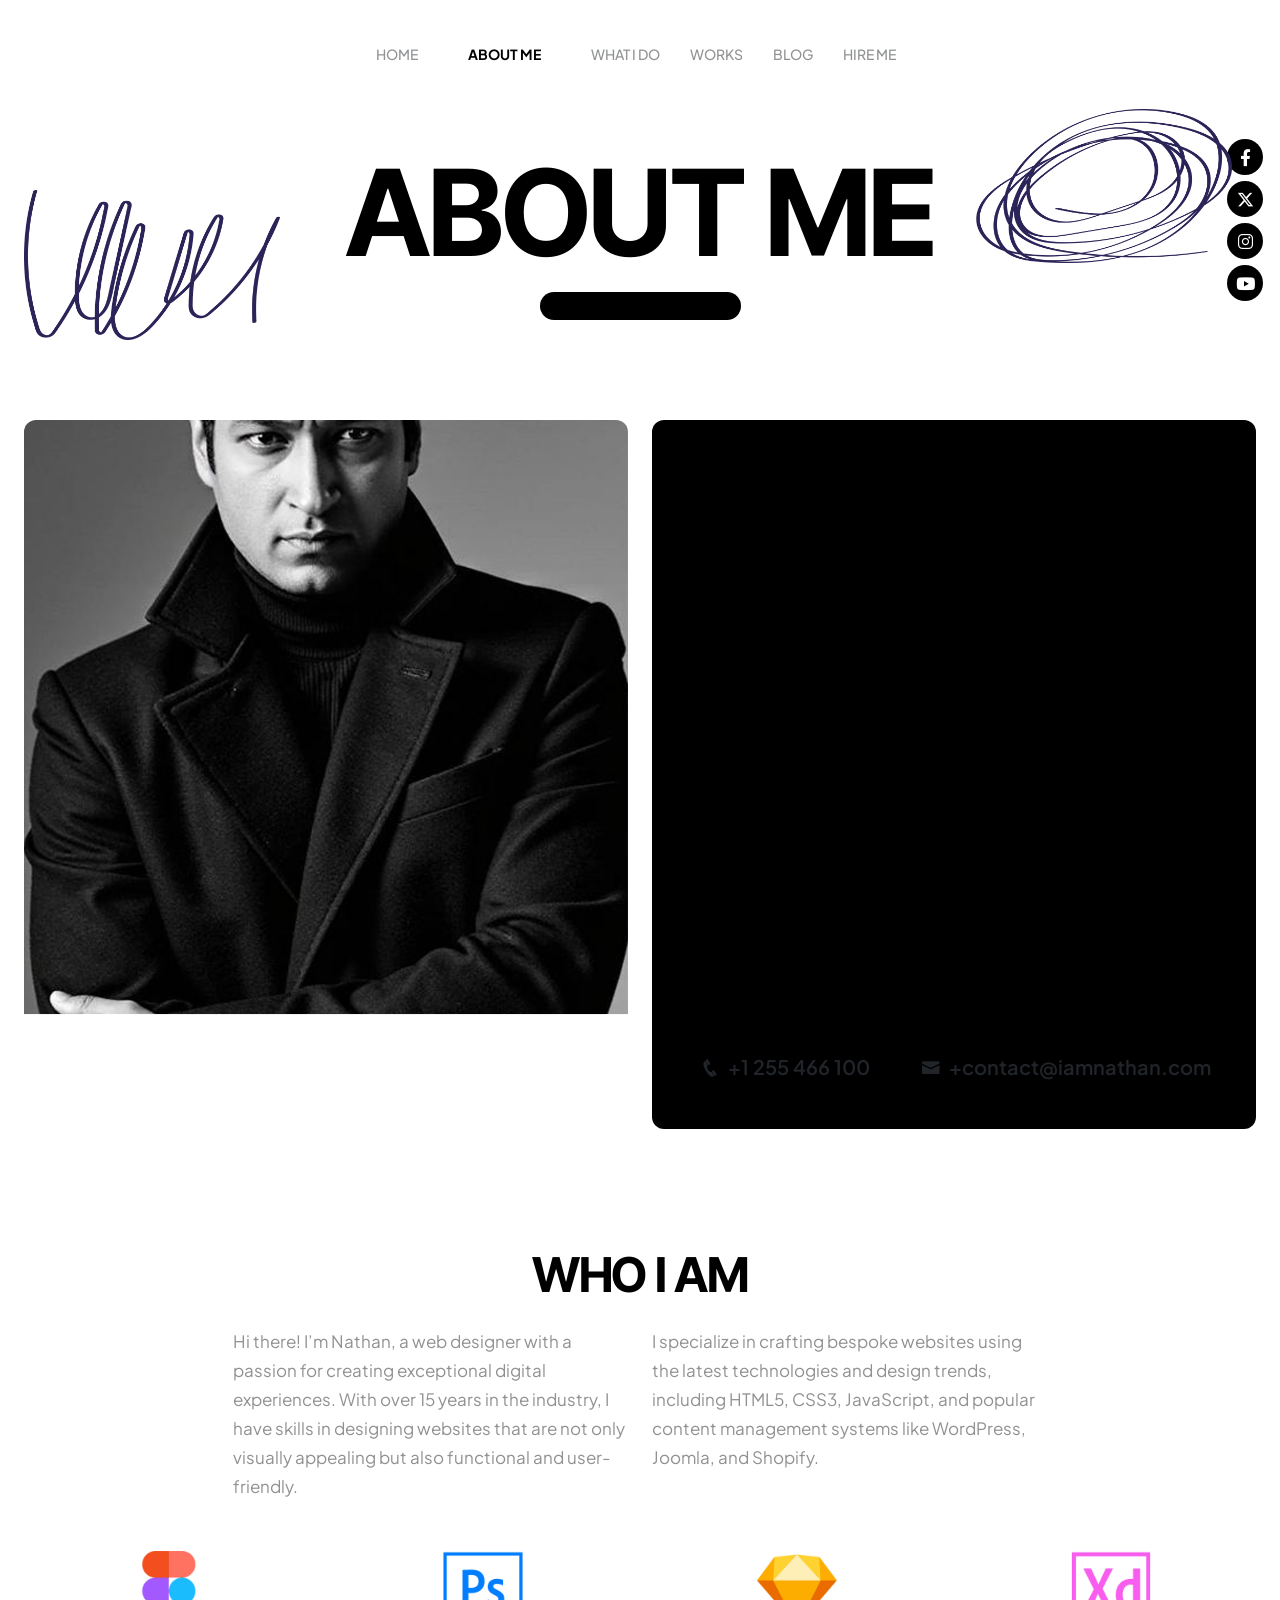
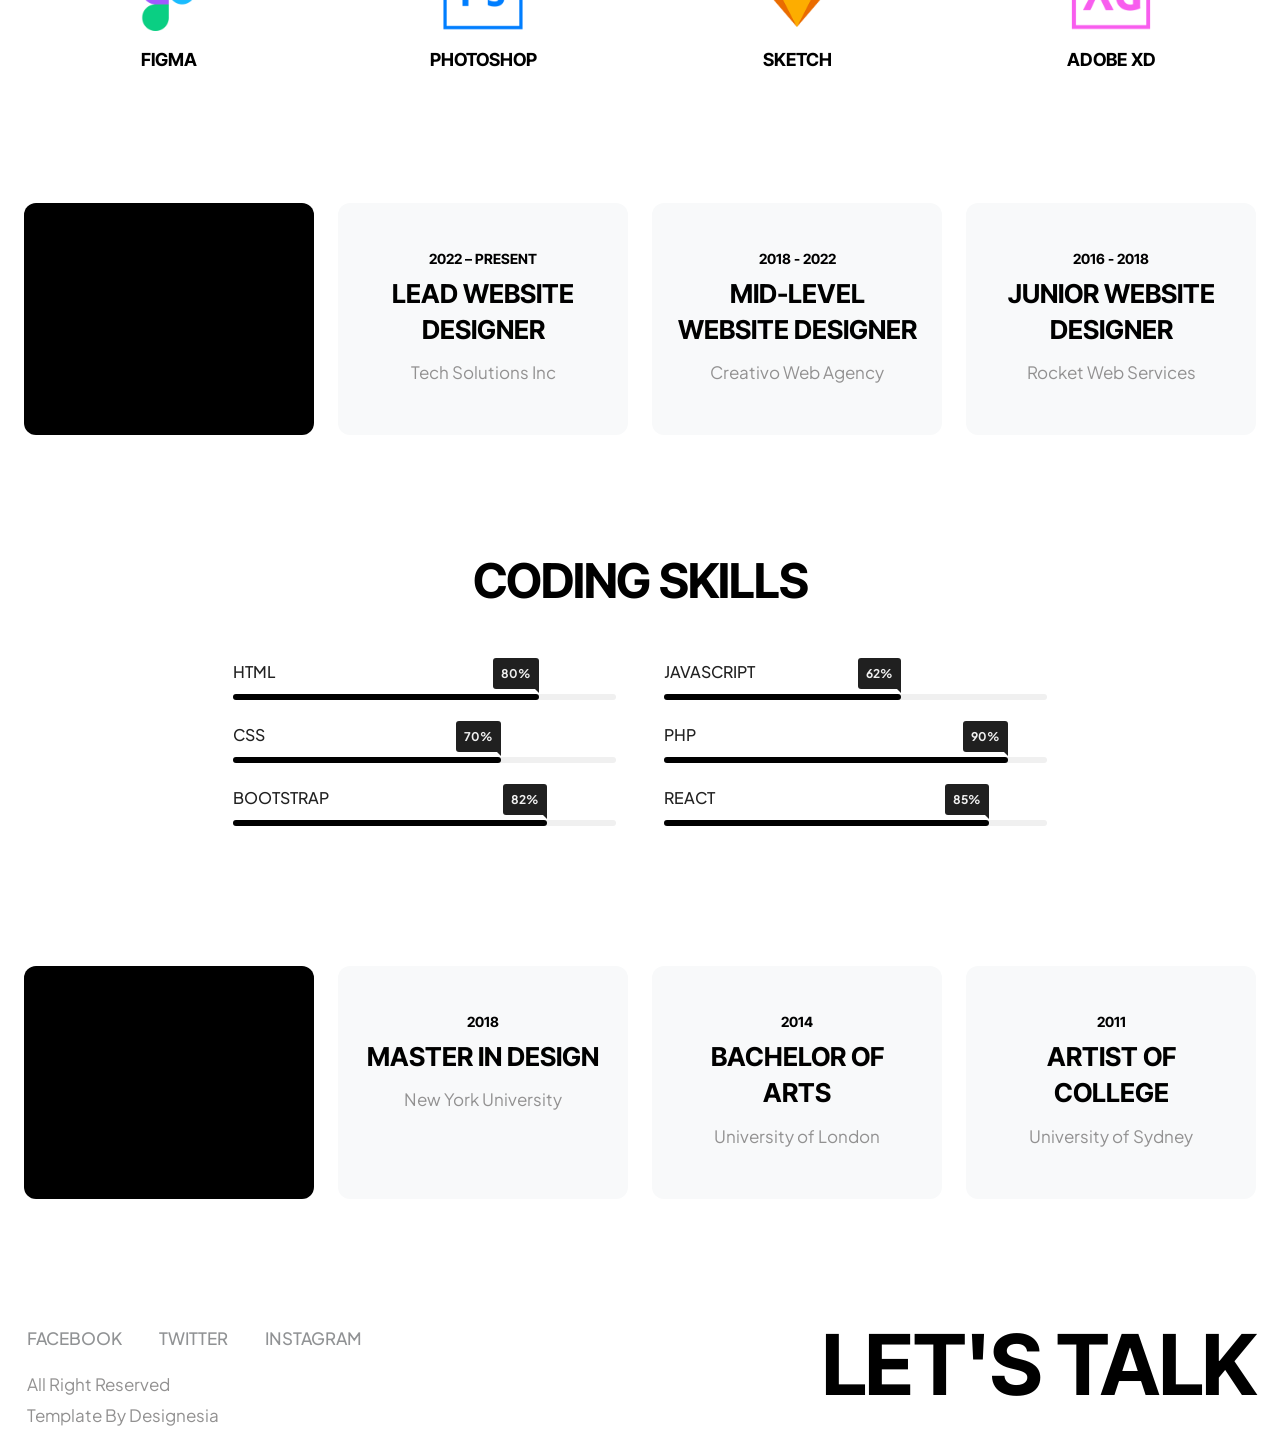
<file: 07_about.html>
<!DOCTYPE html>
<html lang="en">

<head>
    <title>Nathan Personal Website</title>
    <link rel="icon" href="images/icon.webp" type="image/gif" sizes="16x16">
    <meta content="text/html;charset=utf-8" http-equiv="Content-Type">
    <meta content="width=device-width, initial-scale=1.0" name="viewport" >
    <meta content="" name="description" >
    <meta content="" name="keywords" >
    <meta content="" name="author" >
    <!-- CSS Files
    ================================================== -->
    <link href="css/bootstrap.min.css" rel="stylesheet" type="text/css" id="bootstrap">
    <link href="css/plugins.css" rel="stylesheet" type="text/css" >
    <link href="css/style.css" rel="stylesheet" type="text/css" >
    <link href="css/coloring.css" rel="stylesheet" type="text/css" >
    <!-- color scheme -->
    <link id="colors" href="css/colors/scheme-01.css" rel="stylesheet" type="text/css" >
    <!-- color scheme -->
    <link href="css/07_custom.css" rel="stylesheet" type="text/css" >
</head>
<body>
    <div id="wrapper">
        
        <!-- page preloader begin -->
        <div id="de-loader"></div>
        <!-- page preloader close -->

        <!-- content begin -->
        <div class="section-dark no-bottom no-top" id="content">

            <div id="top"></div>

            <section class="p-4">
                <div class="container-fluid">
                    <div class="row">
                        <div class="col-lg-12">
                            <div class="text-center pt-3 text-uppercase d-menu-1 fs-14 fw-bold wow" data-wow-delay=".3s">
                                <ul>
                                    <li><a href="07_index.html">Home</a></li>
                                    <li class="active"><a href="07_about.html">About Me</a></li>
                                    <li><a href="07_services.html">What I Do</a></li>
                                    <li><a href="07_works.html">Works</a></li>
                                    <li><a href="07_blog.html">Blog</a></li>
                                    <li><a href="07_contact.html">Hire Me</a></li>
                                </ul>
                            </div>
                        </div>
                    </div>
                </div>
            </section>

            <section id="subheader" class="relative">
                <div class="container-fluid">
                    <div class="row justify-content-center">
                        <div class="col-lg-12 text-center">
                            <h1 class="fs-120 fs-xs-60 text-resize-h1 lh-0-75 mb-4">About Me</h1>
                            <h4 class="id-color bg-dark d-inline rounded-20 p-1 px-3 fs-16">Available for Work</h4>
                            <div class="spacer-single"></div>
                        </div>
                    </div>
                </div>

                <div class="sc-icons dark abs abs-middle end-0 me-4">
                    <a href="#"><i class="fa-brands fa-facebook-f"></i></a>
                    <a href="#"><i class="fa-brands fa-x-twitter"></i></a>
                    <a href="#"><i class="fa-brands fa-instagram"></i></a>
                    <a href="#"><i class="fa-brands fa-youtube"></i></a>
                </div>

                <img src="images/misc/scratches-1.webp" class="w-20 ms-4 abs abs-middle" alt="">
                <img src="images/misc/scratches-2.webp" class="w-20 me-5 abs top-0 end-0" alt="">
            </section>

            <section class="no-top px-4">
                <div class="container-fluid">                    
                    <div class="row g-4">
                        <div class="col-xl-6">
                            <div class="relative jarallax auto-height rounded-1 overflow-hidden wow fadeInUp" data-wow-delay=".6s">
                                <img src="images/misc/4.webp" class="jarallax-img" alt="">
                            </div>
                        </div>
                        <div class="col-xl-6">
                            <div class="relative rounded-1 overflow-hidden p-lg-5 p-4 pb-5 wow bg-color h-100 fadeInUp" data-wow-delay=".6s">
                                <div class="align-middle">
                                    <div class="subtitle">About Me</div>
                                    <h2 class="pb-4">Transforming your vision into a dynamic web experience through meticulously crafted designs, intuitive user interfaces, and robust functionality.</h2>
                                </div>

                                <div class="abs bottom-0 text-dark fs-20 pb-5">
                                    <div class="d-inline fw-600 me-5"><i class="icofont-phone me-2"></i>+1 255 466 100</div>
                                    <div class="d-inline fw-600"><i class="icofont-envelope me-2"></i>+contact@iamnathan.com</div>
                                </div>
                            </div>
                        </div>
                    </div>
            </section>

            <section class="no-top px-4">
                <div class="container-fluid">                    
                    <div class="row g-4 justify-content-center">                        
                        <div class="col-xl-8">
                            <div class="relative fadeInUp" data-wow-delay=".6s">
                                <div class="text-center">
                                    <h2>Who I Am</h2>  
                                </div>

                                <div class="row">
                                    <div class="col-lg-6">
                                        <p>Hi there! I’m Nathan, a web designer with a passion for creating exceptional digital experiences. With over 15 years in the industry, I have skills in designing websites that are not only visually appealing but also functional and user-friendly.</p>
                                    </div>

                                    <div class="col-lg-6">
                                        <p>I specialize in crafting bespoke websites using the latest technologies and design trends, including HTML5, CSS3, JavaScript, and popular content management systems like WordPress, Joomla, and Shopify.</p>
                                    </div>
                                </div>
                            </div>
                        </div>
                    </div>

                    <div class="spacer-single"></div>

                    <div class="row g-4">
                        <div class="col-md-3 rounded-1 wow fadeInRight" data-wow-delay=".4s">
                            <div class="text-center">
                                <img src="images/logo/figma.webp" class="w-80px mb-3" alt="">
                                <h4>Figma</h4>
                            </div>
                        </div>

                        <div class="col-md-3 rounded-1 wow fadeInRight" data-wow-delay=".5s">
                            <div class="text-center">
                                <img src="images/logo/photoshop.webp" class="w-80px mb-3" alt="">
                                <h4>Photoshop</h4>
                            </div>
                        </div>

                        <div class="col-md-3 rounded-1 wow fadeInRight" data-wow-delay=".6s">
                            <div class="text-center">
                                <img src="images/logo/sketch.webp" class="w-80px mb-3" alt="">
                                <h4>Sketch</h4>
                            </div>
                        </div>

                        <div class="col-md-3 rounded-1 wow fadeInRight" data-wow-delay=".7s">
                            <div class="text-center">
                                <img src="images/logo/xd.webp" class="w-80px mb-3" alt="">
                                <h4>Adobe XD</h4>
                            </div>
                        </div>
                    </div>
            </section>

            <section class="no-top px-4">
                <div class="container-fluid">  
                    <div class="row g-4">
                        <div class="col-xl-3">
                            <div class="relative rounded-1 overflow-hidden p-lg-5 p-4 wow bg-color h-100 fadeInUp">
                                <h3 class="fs-32">Experiences</h3>
                            </div>
                        </div>
                        <div class="col-md-3 text-center wow fadeInRight" data-wow-delay=".4s">
                            <div class="p-4 py-lg-5 py-4 bg-light h-100 rounded-1">
                                <h6>2022 – Present</h6>
                                <h3>Lead Website Designer</h3>
                                <p class="mb-0">Tech Solutions Inc</p>
                            </div>
                        </div>

                        <div class="col-md-3 text-center wow fadeInRight" data-wow-delay=".5s">
                            <div class="p-4 py-lg-5 py-4 bg-light h-100 rounded-1">
                                <h6>2018 - 2022</h6>
                                <h3>Mid-Level Website Designer</h3>
                                <p class="mb-0">Creativo Web Agency</p>
                            </div>
                        </div>

                        <div class="col-md-3 text-center wow fadeInRight" data-wow-delay=".6s">
                            <div class="p-4 py-lg-5 py-4 bg-light h-100 rounded-1">
                                <h6>2016 - 2018</h6>
                                <h3>Junior Website Designer</h3>
                                <p class="mb-0">Rocket Web Services</p>
                            </div>
                        </div>
                    </div>
                </div>
            </section>            

            <section class="no-top px-4">
                <div class="container-fluid">  
                    <div class="row g-4 justify-content-center">
                        <div class="col-lg-12">
                            <div class="text-center">
                                <h2>Coding Skills</h2>
                            </div>
                        </div>

                        <div class="col-lg-8">                            
                            <div class="row g-4 gx-5">
                                <div class="col-md-6 wow fadeInRight" data-wow-delay=".4s">
                                    <div class="d-skills-bar">
                                      <div class="d-bar">
                                        <div class="d-skill" data-value="80%">
                                            <div class="d-info">
                                              <span>HTML</span>
                                            </div>
                                            <div class="d-progress-line"><span class="d-fill-line"></span></div>
                                        </div>

                                        <div class="d-skill" data-value="70%">
                                            <div class="d-info">
                                              <span>CSS</span>
                                            </div>
                                            <div class="d-progress-line"><span class="d-fill-line"></span></div>
                                        </div>

                                        <div class="d-skill" data-value="82%">
                                            <div class="d-info">
                                              <span>BOOTSTRAP</span>
                                            </div>
                                            <div class="d-progress-line"><span class="d-fill-line"></span></div>
                                        </div>

                                    </div>
                                </div>
                            </div>

                            <div class="col-md-6 wow fadeInRight" data-wow-delay=".5s">
                                <div class="d-skills-bar">
                                    <div class="d-bar">
                                        <div class="d-skill" data-value="62%">
                                            <div class="d-info">
                                              <span>JAVASCRIPT</span>
                                            </div>
                                            <div class="d-progress-line"><span class="d-fill-line"></span></div>
                                        </div>

                                        <div class="d-skill" data-value="90%">
                                            <div class="d-info">
                                              <span>PHP</span>
                                            </div>
                                            <div class="d-progress-line"><span class="d-fill-line"></span></div>
                                        </div>

                                        <div class="d-skill" data-value="85%">
                                            <div class="d-info">
                                              <span>REACT</span>
                                            </div>
                                            <div class="d-progress-line"><span class="d-fill-line"></span></div>
                                        </div>
                                    </div>
                                </div>
                            </div>

                        </div>
                    </div>
                </div>
            </section>

            <section class="no-top px-4">
                <div class="container-fluid">  
                    <div class="row g-4">
                        <div class="col-md-3">
                            <div class="relative rounded-1 overflow-hidden p-lg-5 p-4 wow bg-color h-100 fadeInUp">
                                <h3 class="fs-32">Experiences</h3>
                            </div>
                        </div>
                        
                        <div class="col-md-3 text-center wow fadeInRight" data-wow-delay=".4s">
                            <div class="p-4 py-lg-5 py-4 bg-light h-100 rounded-1">
                                <h6>2018</h6>
                                <h3>Master in Design</h3>
                                <p class="mb-0">New York University</p>
                            </div>
                        </div>

                        <div class="col-md-3 text-center wow fadeInRight" data-wow-delay=".5s">
                            <div class="p-4 py-lg-5 py-4 bg-light h-100 rounded-1">
                                <h6>2014</h6>
                                <h3>Bachelor of Arts</h3>
                                <p class="mb-0">University of London</p>
                            </div>
                        </div>

                        <div class="col-md-3 text-center wow fadeInRight" data-wow-delay=".6s">
                            <div class="p-4 py-lg-5 py-4 bg-light h-100 rounded-1">
                                <h6>2011</h6>
                                <h3>Artist of College</h3>
                                <p class="mb-0">University of Sydney</p>
                            </div>
                        </div>
                    </div>
                </div>
            </section>
        </div>
        <!-- content close -->
        
        <!-- footer begin -->
        <footer>
            <div class="container-fluid">
                <div class="px-2">
                    <div class="row g-4 align-items-center">
                        <div class="col-lg-6">
                            <div class="d-menu-1 wow" data-wow-delay=".3s">
                                <ul>
                                    <li><a href="#">Facebook</a></li>
                                    <li><a href="#">Twitter</a></li>
                                    <li><a href="#">Instagram</a></li>
                                </ul>

                                <p class="no-bottom">All Right Reserved<br>Template By Designesia</p>

                            </div>
                        </div>

                        <div class="col-lg-6 text-lg-end">
                            <a href="07_contact.html">
                                <h2 class="fs-84 fw-800 pe-3 shuffle wow fadeInLeft" data-wow-delay=".3s">Let's Talk</h2>
                            </a>
                        </div>
                    </div>
                </div>
            </div>
        </footer>
        <!-- footer close -->
    </div>


    <!-- Javascript Files
    ================================================== -->
    <script src="js/plugins.js"></script>
    <script src="js/designesia.js"></script>
    <script src="js/custom-marquee.js"></script>

</body>
</html>
</file>
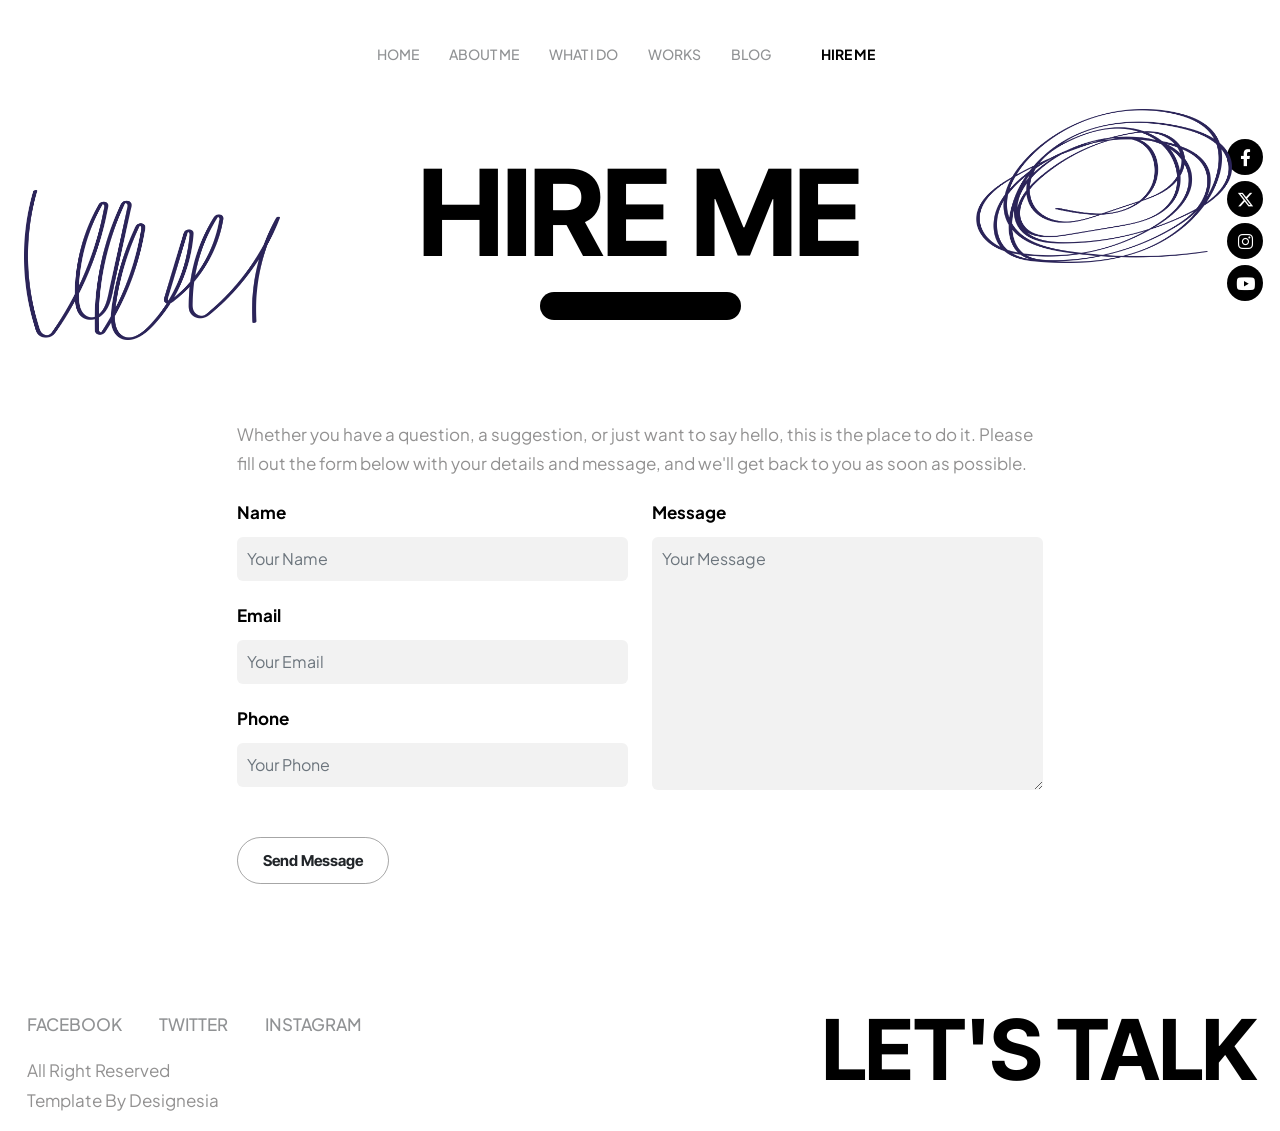
<file: 07_contact.html>
<!DOCTYPE html>
<html lang="en">

<head>
    <title>Nathan Personal Website</title>
    <link rel="icon" href="images/icon.webp" type="image/gif" sizes="16x16">
    <meta content="text/html;charset=utf-8" http-equiv="Content-Type">
    <meta content="width=device-width, initial-scale=1.0" name="viewport" >
    <meta content="" name="description" >
    <meta content="" name="keywords" >
    <meta content="" name="author" >
    <!-- CSS Files
    ================================================== -->
    <link href="css/bootstrap.min.css" rel="stylesheet" type="text/css" id="bootstrap">
    <link href="css/plugins.css" rel="stylesheet" type="text/css" >
    <link href="css/style.css" rel="stylesheet" type="text/css" >
    <link href="css/coloring.css" rel="stylesheet" type="text/css" >
    <!-- color scheme -->
    <link id="colors" href="css/colors/scheme-01.css" rel="stylesheet" type="text/css" >
    <!-- color scheme -->
    <link href="css/07_custom.css" rel="stylesheet" type="text/css" >
</head>
<body>
    <div id="wrapper">
        
        <!-- page preloader begin -->
        <div id="de-loader"></div>
        <!-- page preloader close -->

        <!-- content begin -->
        <div class="section-dark no-bottom no-top" id="content">

            <div id="top"></div>

            <section class="p-4">
                <div class="container-fluid">
                    <div class="row">
                        <div class="col-lg-12">
                            <div class="text-center pt-3 text-uppercase d-menu-1 fs-14 fw-bold wow" data-wow-delay=".3s">
                                <ul>
                                    <li><a href="07_index.html">Home</a></li>
                                    <li><a href="07_about.html">About Me</a></li>
                                    <li><a href="07_services.html">What I Do</a></li>
                                    <li><a href="07_works.html">Works</a></li>
                                    <li><a href="07_blog.html">Blog</a></li>
                                    <li class="active"><a href="07_contact.html">Hire Me</a></li>
                                </ul>
                            </div>
                        </div>
                    </div>
                </div>
            </section>

            <section id="subheader" class="relative">
                <div class="container-fluid">
                    <div class="row justify-content-center">
                        <div class="col-lg-12 text-center">
                            <h1 class="fs-120 fs-xs-60 text-resize-h1 lh-0-75 mb-4">Hire Me</h1>
                            <h4 class="id-color bg-dark d-inline rounded-20 p-1 px-3 fs-16">Available for Work</h4>
                            <div class="spacer-single"></div>
                        </div>
                    </div>
                </div>

                <div class="sc-icons dark abs abs-middle end-0 me-4">
                    <a href="#"><i class="fa-brands fa-facebook-f"></i></a>
                    <a href="#"><i class="fa-brands fa-x-twitter"></i></a>
                    <a href="#"><i class="fa-brands fa-instagram"></i></a>
                    <a href="#"><i class="fa-brands fa-youtube"></i></a>
                </div>

                <img src="images/misc/scratches-1.webp" class="w-20 ms-4 abs abs-middle" alt="">
                <img src="images/misc/scratches-2.webp" class="w-20 me-5 abs top-0 end-0" alt="">
            </section>

            <section class="no-top px-4">
                <div class="container-fluid">
                    <div class="row g-4 gx-5">
                        <div class="col-lg-8 offset-lg-2 wow fadeInUp" data-wow-delay=".3s">
                            <p>Whether you have a question, a suggestion, or just want to say hello, this is the place to do it. Please fill out the form below with your details and message, and we'll get back to you as soon as possible.</p>

                            
                            <form name="contactForm" id="contact_form" class="position-relative z1000" method="post" action="#">
                                <div class="row gx-4">
                                    <div class="col-lg-6 col-md-6 mb10">
                                        <div class="field-set">
                                            <span class="d-label fw-bold">Name</span>
                                            <input type="text" name="Name" id="name" class="form-control no-border" placeholder="Your Name" required>
                                        </div>

                                        <div class="field-set">
                                            <span class="d-label fw-bold">Email</span>
                                            <input type="text" name="Email" id="email" class="form-control no-border" placeholder="Your Email" required>
                                        </div>

                                        <div class="field-set">
                                            <span class="d-label fw-bold">Phone</span>
                                            <input type="text" name="phone" id="phone" class="form-control no-border" placeholder="Your Phone" required>
                                        </div>
                                    </div>
                                    
                                    <div class="col-lg-6 col-md-6">
                                        <div class="field-set mb20">
                                            <span class="d-label fw-bold">Message</span>
                                            <textarea name="message" id="message" class="form-control no-border" placeholder="Your Message" required></textarea>
                                        </div>
                                    </div>
                                </div>
                                    
                                
                                <div class="g-recaptcha" data-sitekey="insert your site key here"></div>
                                <div id='submit' class="mt20">
                                    <input type='submit' id='send_message' value='Send Message' class="btn-main btn-line text-dark">
                                </div>

                                <div id="success_message" class='success'>
                                    Your message has been sent successfully. Refresh this page if you want to send more messages.
                                </div>
                                <div id="error_message" class='error'>
                                    Sorry there was an error sending your form.
                                </div>
                            </form>

                        </div>
                    </div>
                </div>
            </section>
            
        </div>
        <!-- content close -->
        
        <!-- footer begin -->
        <footer>
            <div class="container-fluid">
                <div class="px-2">
                    <div class="row g-4 align-items-center">
                        <div class="col-lg-6">
                            <div class="d-menu-1 wow" data-wow-delay=".3s">
                                <ul>
                                    <li><a href="#">Facebook</a></li>
                                    <li><a href="#">Twitter</a></li>
                                    <li><a href="#">Instagram</a></li>
                                </ul>

                                <p class="no-bottom">All Right Reserved<br>Template By Designesia</p>

                            </div>
                        </div>

                        <div class="col-lg-6 text-lg-end">
                            <a href="07_contact.html">
                                <h2 class="fs-84 fw-800 pe-3 shuffle wow fadeInLeft" data-wow-delay=".3s">Let's Talk</h2>
                            </a>
                        </div>
                    </div>
                </div>
            </div>
        </footer>
        <!-- footer close -->
    </div>


    <!-- Javascript Files
    ================================================== -->
    <script src="js/plugins.js"></script>
    <script src="js/designesia.js"></script>
    <script src="js/custom-marquee.js"></script>

</body>
</html>
</file>
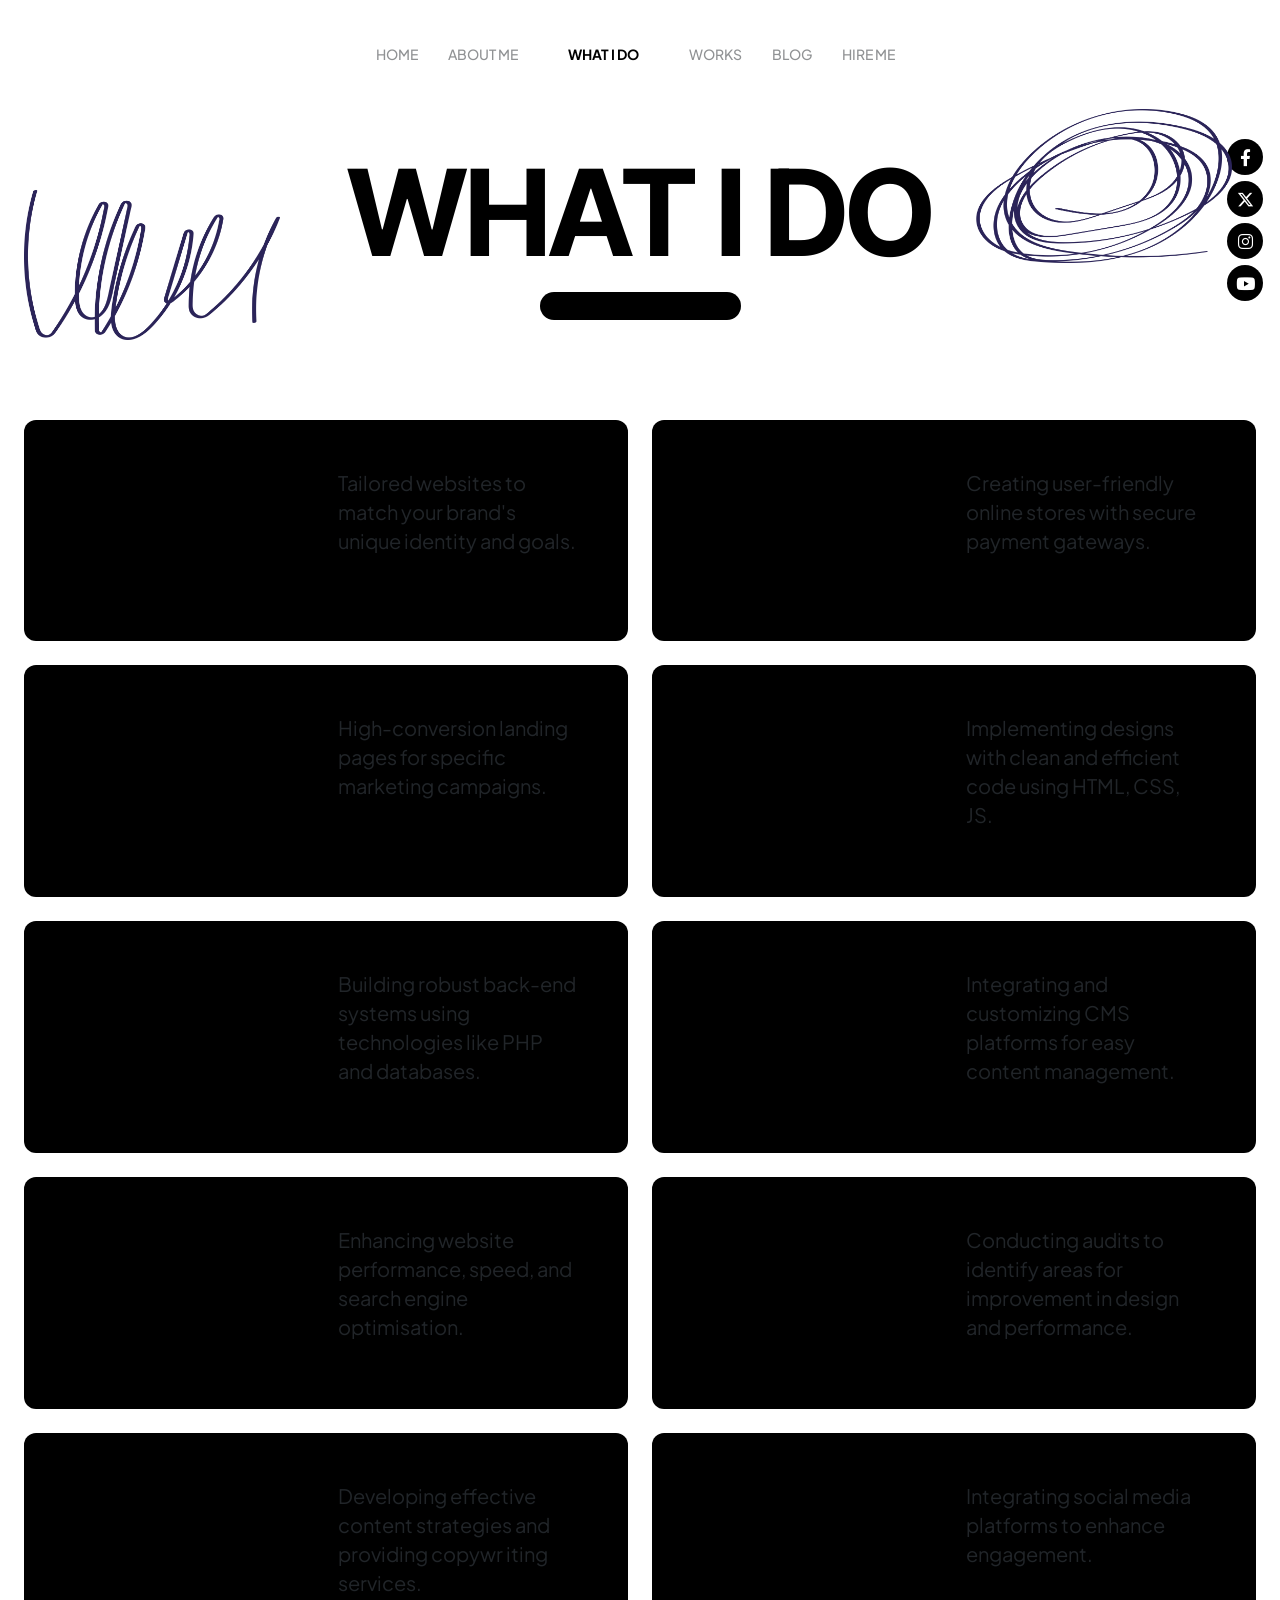
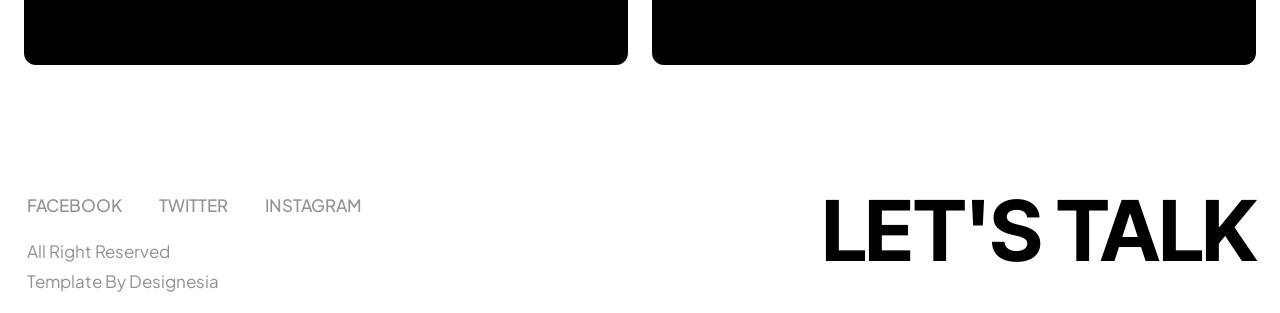
<file: 07_services.html>
<!DOCTYPE html>
<html lang="en">

<head>
    <title>Nathan Personal Website</title>
    <link rel="icon" href="images/icon.webp" type="image/gif" sizes="16x16">
    <meta content="text/html;charset=utf-8" http-equiv="Content-Type">
    <meta content="width=device-width, initial-scale=1.0" name="viewport" >
    <meta content="" name="description" >
    <meta content="" name="keywords" >
    <meta content="" name="author" >
    <!-- CSS Files
    ================================================== -->
    <link href="css/bootstrap.min.css" rel="stylesheet" type="text/css" id="bootstrap">
    <link href="css/plugins.css" rel="stylesheet" type="text/css" >
    <link href="css/style.css" rel="stylesheet" type="text/css" >
    <link href="css/coloring.css" rel="stylesheet" type="text/css" >
    <!-- color scheme -->
    <link id="colors" href="css/colors/scheme-01.css" rel="stylesheet" type="text/css" >
    <!-- color scheme -->
    <link href="css/07_custom.css" rel="stylesheet" type="text/css" >
</head>
<body>
    <div id="wrapper">
        
        <!-- page preloader begin -->
        <div id="de-loader"></div>
        <!-- page preloader close -->

        <!-- content begin -->
        <div class="section-dark no-bottom no-top" id="content">

            <div id="top"></div>

            <section class="p-4">
                <div class="container-fluid">
                    <div class="row">
                        <div class="col-lg-12">
                            <div class="text-center pt-3 text-uppercase d-menu-1 fs-14 fw-bold wow" data-wow-delay=".3s">
                                <ul>
                                    <li><a href="07_index.html">Home</a></li>
                                    <li><a href="07_about.html">About Me</a></li>
                                    <li class="active"><a href="07_services.html">What I Do</a></li>
                                    <li><a href="07_works.html">Works</a></li>
                                    <li><a href="07_blog.html">Blog</a></li>
                                    <li><a href="07_contact.html">Hire Me</a></li>
                                </ul>
                            </div>
                        </div>
                    </div>
                </div>
            </section>

            <section id="subheader" class="relative">
                <div class="container-fluid">
                    <div class="row justify-content-center">
                        <div class="col-lg-12 text-center">
                            <h1 class="fs-120 fs-xs-60 text-resize-h1 lh-0-75 mb-4">What I Do</h1>
                            <h4 class="id-color bg-dark d-inline rounded-20 p-1 px-3 fs-16">Available for Work</h4>
                            <div class="spacer-single"></div>
                        </div>
                    </div>
                </div>

                <div class="sc-icons dark abs abs-middle end-0 me-4">
                    <a href="#"><i class="fa-brands fa-facebook-f"></i></a>
                    <a href="#"><i class="fa-brands fa-x-twitter"></i></a>
                    <a href="#"><i class="fa-brands fa-instagram"></i></a>
                    <a href="#"><i class="fa-brands fa-youtube"></i></a>
                </div>

                <img src="images/misc/scratches-1.webp" class="w-20 ms-4 abs abs-middle" alt="">
                <img src="images/misc/scratches-2.webp" class="w-20 me-5 abs top-0 end-0" alt="">
            </section>

            <section class="no-top px-4">
                <div class="container-fluid">
                    <div class="row justify-content-center">
                        <div class="col-lg-12">
                            <div class="row g-4">
                                <div class="col-lg-6 col-sm-6 wow fadeInUp" data-wow-delay=".3s">
                                    <div class="relative p-lg-5 p-4 bg-color text-dark rounded-1 h-100">
                                        <div class="row">
                                            <div class="col-lg-6">
                                                <h4 class="fs-32 lh-1-2">Custom Website Design</h4>
                                            </div>
                                            <div class="col-lg-6">
                                                <p class="fs-20">Tailored websites to match your brand's unique identity and goals.</p>
                                            </div>
                                        </div>
                                    </div>
                                </div>

                                <div class="col-lg-6 col-sm-6 wow fadeInUp" data-wow-delay=".3s">
                                    <div class="relative p-lg-5 p-4 bg-color text-dark rounded-1 h-100">
                                        <div class="row">
                                            <div class="col-lg-6">
                                                <h4 class="fs-32 lh-1-2">E-commerce Website</h4>
                                            </div>
                                            <div class="col-lg-6">
                                                <p class="fs-20">Creating user-friendly online stores with secure payment gateways.</p>
                                            </div>
                                        </div>
                                    </div>
                                </div>

                                <div class="col-lg-6 col-sm-6 wow fadeInUp" data-wow-delay=".3s">
                                    <div class="relative p-lg-5 p-4 bg-color text-dark rounded-1 h-100">
                                        <div class="row">
                                            <div class="col-lg-6">
                                                <h4 class="fs-32 lh-1-2">Landing Page Design</h4>
                                            </div>
                                            <div class="col-lg-6">
                                                <p class="fs-20">High-conversion landing pages for specific marketing campaigns.</p>
                                            </div>
                                        </div>
                                    </div>
                                </div>

                                <div class="col-lg-6 col-sm-6 wow fadeInUp" data-wow-delay=".3s">
                                    <div class="relative p-lg-5 p-4 bg-color text-dark rounded-1 h-100">
                                        <div class="row">
                                            <div class="col-lg-6">
                                                <h4 class="fs-32 lh-1-2">Front-end Development</h4>
                                            </div>
                                            <div class="col-lg-6">
                                                <p class="fs-20">Implementing designs with clean and efficient code using HTML, CSS, JS.</p>
                                           </div>
                                       </div>
                                    </div>
                                </div>

                                <div class="col-lg-6 col-sm-6 wow fadeInUp" data-wow-delay=".3s">
                                    <div class="relative p-lg-5 p-4 bg-color text-dark rounded-1 h-100">
                                        <div class="row">
                                            <div class="col-lg-6">
                                                <h4 class="fs-32 lh-1-2">Back-end Development</h4>
                                            </div>
                                            <div  class="col-lg-6">
                                                <p class="fs-20">Building robust back-end systems using technologies like PHP and databases.</p>
                                            </div>
                                        </div>
                                    </div>
                                </div>

                                <div class="col-lg-6 col-sm-6 wow fadeInUp" data-wow-delay=".3s">
                                    <div class="relative p-lg-5 p-4 bg-color text-dark rounded-1 h-100">
                                        <div class="row">
                                            <div class="col-lg-6">
                                                <h4 class="fs-32 lh-1-2">Content Management System</h4>
                                            </div>
                                            <div class="col-lg-6">
                                                <p class="fs-20">Integrating and customizing CMS platforms for easy content management.</p> 
                                           </div>
                                        </div>
                                    </div>
                                </div>

                                <div class="col-lg-6 col-sm-6 wow fadeInUp" data-wow-delay=".3s">
                                    <div class="relative p-lg-5 p-4 bg-color text-dark rounded-1 h-100">
                                        <div class="row">
                                            <div class="col-lg-6">
                                                <h4 class="fs-32 lh-1-2">Website Optimization</h4>
                                            </div>
                                            <div class="col-lg-6">
                                                <p class="fs-20">Enhancing website performance, speed, and search engine optimisation.</p>
                                            </div>   
                                         </div>
                                    </div>
                                </div>

                                <div class="col-lg-6 col-sm-6 wow fadeInUp" data-wow-delay=".3s">
                                    <div class="relative p-lg-5 p-4 bg-color text-dark rounded-1 h-100">
                                        <div class="row">
                                            <div class="col-lg-6">
                                                <h4 class="fs-32 lh-1-2">Website Audits</h4>
                                            </div>
                                            <div class="col-lg-6">
                                                <p class="fs-20">Conducting audits to identify areas for improvement in design and performance.</p>
                                            </div>
                                        </div>
                                    </div>
                                </div>

                                <div class="col-lg-6 col-sm-6 wow fadeInUp" data-wow-delay=".3s">
                                    <div class="relative p-lg-5 p-4 bg-color text-dark rounded-1 h-100">
                                        <div class="row">
                                            <div class="col-lg-6">
                                                <h4 class="fs-32 lh-1-2">Content Strategy &amp; Creation</h4>
                                            </div>
                                            <div class="col-lg-6">
                                                <p class="fs-20">Developing effective content strategies and providing copywr
                                                iting services.</p>
                                            </div>
                                        </div>
                                    </div>
                                </div>

                                <div class="col-lg-6 col-sm-6 wow fadeInUp" data-wow-delay=".3s">
                                    <div class="relative p-lg-5 p-4 bg-color text-dark rounded-1 h-100">
                                        <div class="row">
                                            <div class="col-lg-6">
                                                <h4 class="fs-32 lh-1-2">Social Media Integration</h4>
                                            </div>
                                            <div class="col-lg-6">
                                                <p class="fs-20">Integrating social media platforms to enhance engagement.</p>
                                            </div>
                                        </div>
                                    </div>
                                </div>

                                
                            </div>
                        </div>
                    </div>
                </div>
            </section>
            
        </div>
        <!-- content close -->
        
        <!-- footer begin -->
        <footer>
            <div class="container-fluid">
                <div class="px-2">
                    <div class="row g-4 align-items-center">
                        <div class="col-lg-6">
                            <div class="d-menu-1 wow" data-wow-delay=".3s">
                                <ul>
                                    <li><a href="#">Facebook</a></li>
                                    <li><a href="#">Twitter</a></li>
                                    <li><a href="#">Instagram</a></li>
                                </ul>

                                <p class="no-bottom">All Right Reserved<br>Template By Designesia</p>

                            </div>
                        </div>

                        <div class="col-lg-6 text-lg-end">
                            <a href="07_contact.html">
                                <h2 class="fs-84 fw-800 pe-3 shuffle wow fadeInLeft" data-wow-delay=".3s">Let's Talk</h2>
                            </a>
                        </div>
                    </div>
                </div>
            </div>
        </footer>
        <!-- footer close -->
    </div>


    <!-- Javascript Files
    ================================================== -->
    <script src="js/plugins.js"></script>
    <script src="js/designesia.js"></script>
    <script src="js/custom-marquee.js"></script>

</body>
</html>
</file>
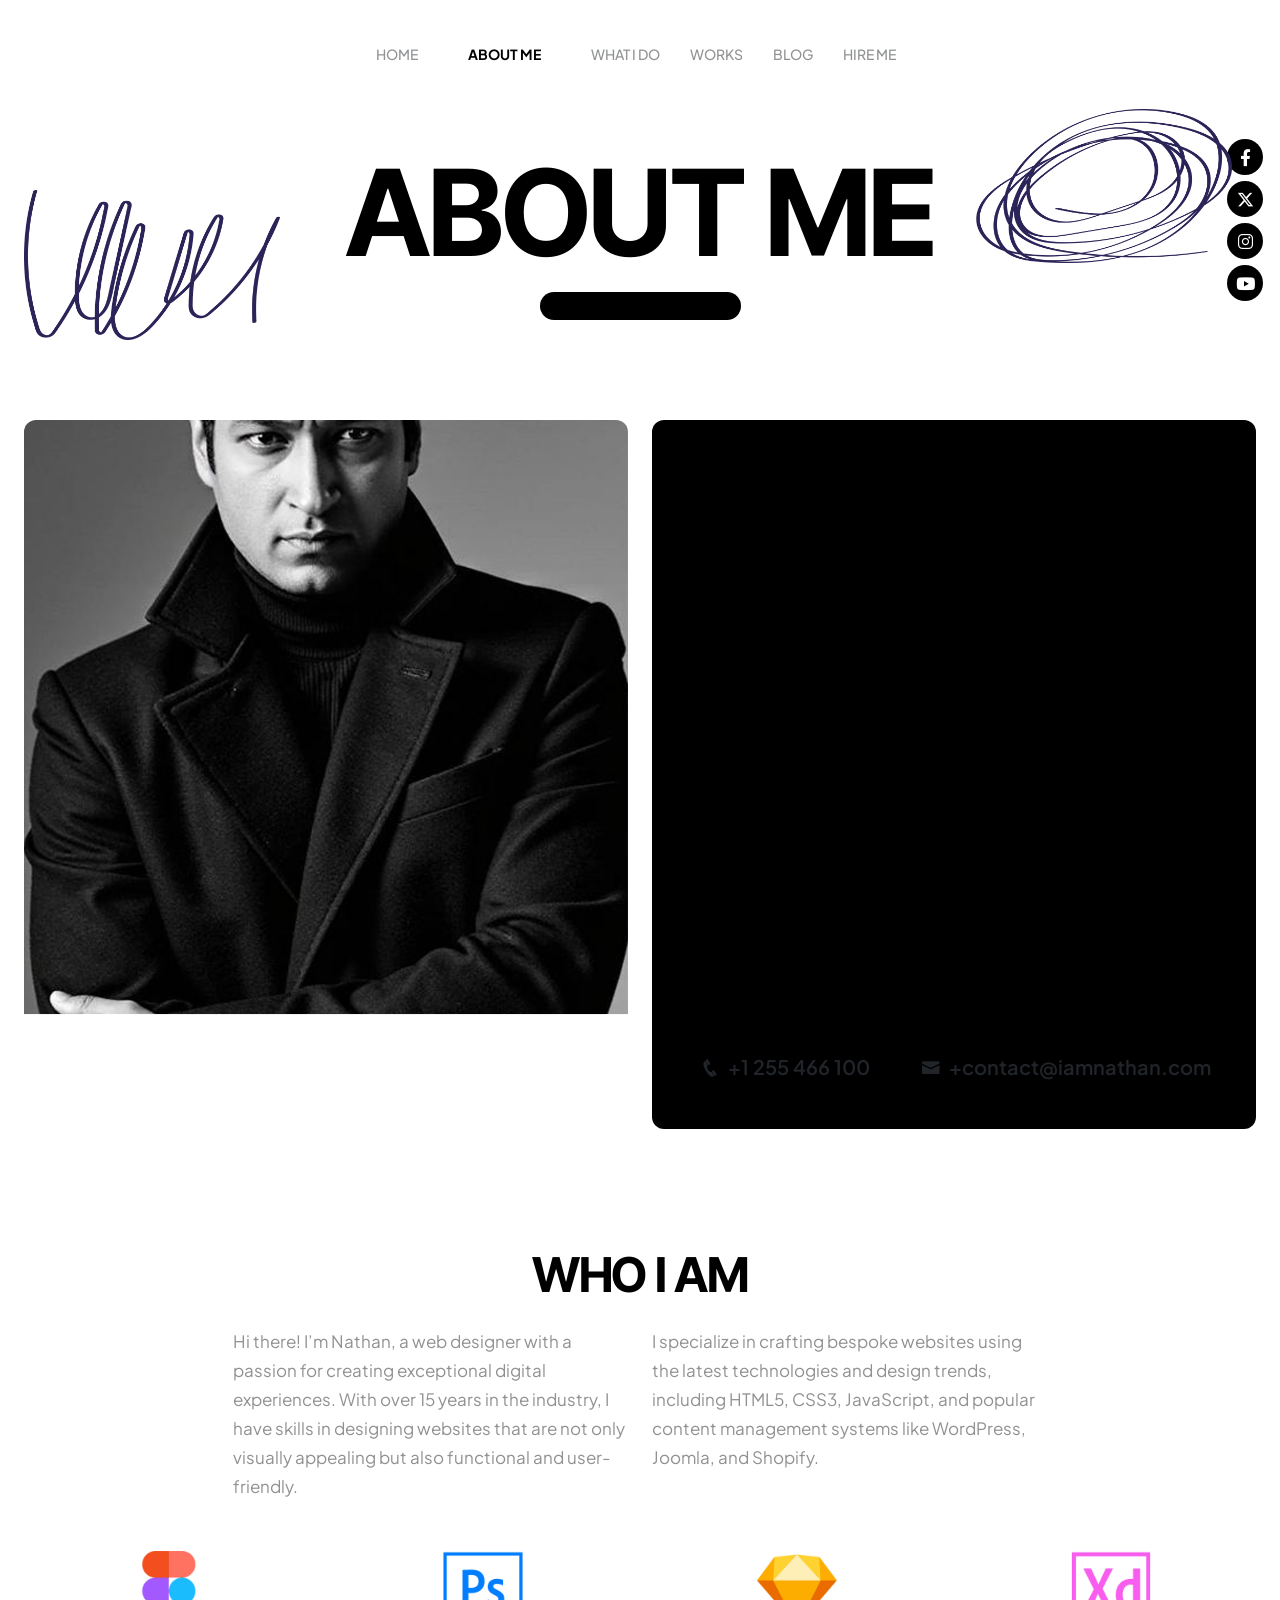
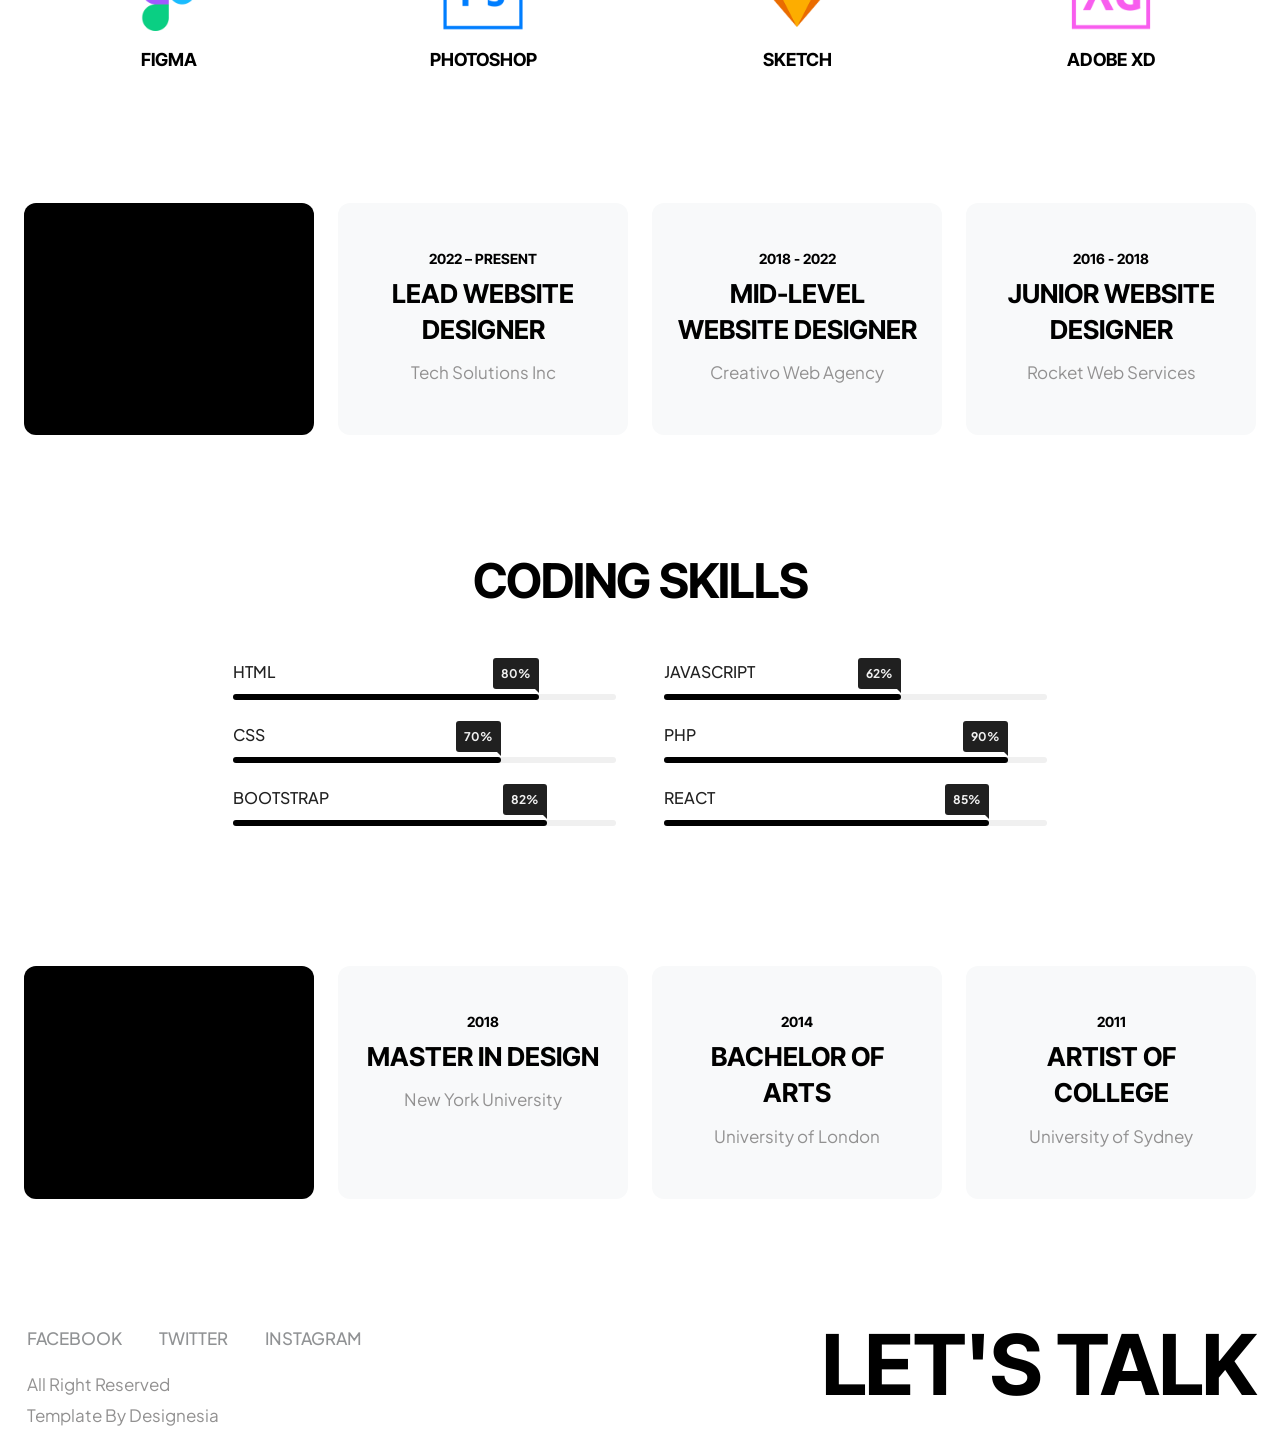
<file: about.html>
<!DOCTYPE html>
<html lang="en">

<head>
    <title>Didarul Alam</title>
    <link rel="icon" href="images/icon.webp" type="image/gif" sizes="16x16">
    <meta content="text/html;charset=utf-8" http-equiv="Content-Type">
    <meta content="width=device-width, initial-scale=1.0" name="viewport" >
    <meta content="" name="description" >
    <meta content="" name="keywords" >
    <meta content="" name="author" >
    <!-- CSS Files
    ================================================== -->
    <link href="css/bootstrap.min.css" rel="stylesheet" type="text/css" id="bootstrap">
    <link href="css/plugins.css" rel="stylesheet" type="text/css" >
    <link href="css/style.css" rel="stylesheet" type="text/css" >
    <link href="css/coloring.css" rel="stylesheet" type="text/css" >
    <!-- color scheme -->
    <link id="colors" href="css/colors/scheme-01.css" rel="stylesheet" type="text/css" >
    <!-- color scheme -->
    <link href="css/07_custom.css" rel="stylesheet" type="text/css" >
</head>
<body>
    <div id="wrapper">
        
        <!-- page preloader begin -->
        <div id="de-loader"></div>
        <!-- page preloader close -->

        <!-- content begin -->
        <div class="section-dark no-bottom no-top" id="content">

            <div id="top"></div>

            <section class="p-4">
                <div class="container-fluid">
                    <div class="row">
                        <div class="col-lg-12">
                            <div class="text-center pt-3 text-uppercase d-menu-1 fs-14 fw-bold wow" data-wow-delay=".3s">
                                <ul>
                                    <li><a href="index.html">Home</a></li>
                                    <li class="active"><a href="about.html">About Me</a></li>
                                    <li><a href="services.html">What I Do</a></li>
                                    <li><a href="works.html">Works</a></li>
                                    <li><a href="blog.html">Blog</a></li>
                                    <li><a href="contact.html">Hire Me</a></li>
                                </ul>
                            </div>
                        </div>
                    </div>
                </div>
            </section>

            <section id="subheader" class="relative">
                <div class="container-fluid">
                    <div class="row justify-content-center">
                        <div class="col-lg-12 text-center">
                            <h1 class="fs-120 fs-xs-60 text-resize-h1 lh-0-75 mb-4">About Me</h1>
                            <h4 class="id-color bg-dark d-inline rounded-20 p-1 px-3 fs-16">Available for Work</h4>
                            <div class="spacer-single"></div>
                        </div>
                    </div>
                </div>

                <div class="sc-icons dark abs abs-middle end-0 me-4">
                    <a href="#"><i class="fa-brands fa-facebook-f"></i></a>
                    <a href="#"><i class="fa-brands fa-x-twitter"></i></a>
                    <a href="#"><i class="fa-brands fa-instagram"></i></a>
                    <a href="#"><i class="fa-brands fa-youtube"></i></a>
                </div>

                <img src="images/misc/scratches-1.webp" class="w-20 ms-4 abs abs-middle" alt="">
                <img src="images/misc/scratches-2.webp" class="w-20 me-5 abs top-0 end-0" alt="">
            </section>

            <section class="no-top px-4">
                <div class="container-fluid">                    
                    <div class="row g-4">
                        <div class="col-xl-6">
                            <div class="relative jarallax auto-height rounded-1 overflow-hidden wow fadeInUp" data-wow-delay=".6s">
                                <img src="images/misc/4.webp" class="jarallax-img" alt="">
                            </div>
                        </div>
                        <div class="col-xl-6">
                            <div class="relative rounded-1 overflow-hidden p-lg-5 p-4 pb-5 wow bg-color h-100 fadeInUp" data-wow-delay=".6s">
                                <div class="align-middle">
                                    <div class="subtitle">About Me</div>
                                    <h2 class="pb-4">Transforming your vision into a dynamic web experience through meticulously crafted designs, intuitive user interfaces, and robust functionality.</h2>
                                </div>

                                <div class="abs bottom-0 text-dark fs-20 pb-5">
                                    <div class="d-inline fw-600 me-5"><i class="icofont-phone me-2"></i>+1 255 466 100</div>
                                    <div class="d-inline fw-600"><i class="icofont-envelope me-2"></i>+contact@iamnathan.com</div>
                                </div>
                            </div>
                        </div>
                    </div>
            </section>

            <section class="no-top px-4">
                <div class="container-fluid">                    
                    <div class="row g-4 justify-content-center">                        
                        <div class="col-xl-8">
                            <div class="relative fadeInUp" data-wow-delay=".6s">
                                <div class="text-center">
                                    <h2>Who I Am</h2>  
                                </div>

                                <div class="row">
                                    <div class="col-lg-6">
                                        <p>Hi there! I’m Nathan, a web designer with a passion for creating exceptional digital experiences. With over 15 years in the industry, I have skills in designing websites that are not only visually appealing but also functional and user-friendly.</p>
                                    </div>

                                    <div class="col-lg-6">
                                        <p>I specialize in crafting bespoke websites using the latest technologies and design trends, including HTML5, CSS3, JavaScript, and popular content management systems like WordPress, Joomla, and Shopify.</p>
                                    </div>
                                </div>
                            </div>
                        </div>
                    </div>

                    <div class="spacer-single"></div>

                    <div class="row g-4">
                        <div class="col-md-3 rounded-1 wow fadeInRight" data-wow-delay=".4s">
                            <div class="text-center">
                                <img src="images/logo/figma.webp" class="w-80px mb-3" alt="">
                                <h4>Figma</h4>
                            </div>
                        </div>

                        <div class="col-md-3 rounded-1 wow fadeInRight" data-wow-delay=".5s">
                            <div class="text-center">
                                <img src="images/logo/photoshop.webp" class="w-80px mb-3" alt="">
                                <h4>Photoshop</h4>
                            </div>
                        </div>

                        <div class="col-md-3 rounded-1 wow fadeInRight" data-wow-delay=".6s">
                            <div class="text-center">
                                <img src="images/logo/sketch.webp" class="w-80px mb-3" alt="">
                                <h4>Sketch</h4>
                            </div>
                        </div>

                        <div class="col-md-3 rounded-1 wow fadeInRight" data-wow-delay=".7s">
                            <div class="text-center">
                                <img src="images/logo/xd.webp" class="w-80px mb-3" alt="">
                                <h4>Adobe XD</h4>
                            </div>
                        </div>
                    </div>
            </section>

            <section class="no-top px-4">
                <div class="container-fluid">  
                    <div class="row g-4">
                        <div class="col-xl-3">
                            <div class="relative rounded-1 overflow-hidden p-lg-5 p-4 wow bg-color h-100 fadeInUp">
                                <h3 class="fs-32">Experiences</h3>
                            </div>
                        </div>
                        <div class="col-md-3 text-center wow fadeInRight" data-wow-delay=".4s">
                            <div class="p-4 py-lg-5 py-4 bg-light h-100 rounded-1">
                                <h6>2022 – Present</h6>
                                <h3>Lead Website Designer</h3>
                                <p class="mb-0">Tech Solutions Inc</p>
                            </div>
                        </div>

                        <div class="col-md-3 text-center wow fadeInRight" data-wow-delay=".5s">
                            <div class="p-4 py-lg-5 py-4 bg-light h-100 rounded-1">
                                <h6>2018 - 2022</h6>
                                <h3>Mid-Level Website Designer</h3>
                                <p class="mb-0">Creativo Web Agency</p>
                            </div>
                        </div>

                        <div class="col-md-3 text-center wow fadeInRight" data-wow-delay=".6s">
                            <div class="p-4 py-lg-5 py-4 bg-light h-100 rounded-1">
                                <h6>2016 - 2018</h6>
                                <h3>Junior Website Designer</h3>
                                <p class="mb-0">Rocket Web Services</p>
                            </div>
                        </div>
                    </div>
                </div>
            </section>            

            <section class="no-top px-4">
                <div class="container-fluid">  
                    <div class="row g-4 justify-content-center">
                        <div class="col-lg-12">
                            <div class="text-center">
                                <h2>Coding Skills</h2>
                            </div>
                        </div>

                        <div class="col-lg-8">                            
                            <div class="row g-4 gx-5">
                                <div class="col-md-6 wow fadeInRight" data-wow-delay=".4s">
                                    <div class="d-skills-bar">
                                      <div class="d-bar">
                                        <div class="d-skill" data-value="80%">
                                            <div class="d-info">
                                              <span>HTML</span>
                                            </div>
                                            <div class="d-progress-line"><span class="d-fill-line"></span></div>
                                        </div>

                                        <div class="d-skill" data-value="70%">
                                            <div class="d-info">
                                              <span>CSS</span>
                                            </div>
                                            <div class="d-progress-line"><span class="d-fill-line"></span></div>
                                        </div>

                                        <div class="d-skill" data-value="82%">
                                            <div class="d-info">
                                              <span>BOOTSTRAP</span>
                                            </div>
                                            <div class="d-progress-line"><span class="d-fill-line"></span></div>
                                        </div>

                                    </div>
                                </div>
                            </div>

                            <div class="col-md-6 wow fadeInRight" data-wow-delay=".5s">
                                <div class="d-skills-bar">
                                    <div class="d-bar">
                                        <div class="d-skill" data-value="62%">
                                            <div class="d-info">
                                              <span>JAVASCRIPT</span>
                                            </div>
                                            <div class="d-progress-line"><span class="d-fill-line"></span></div>
                                        </div>

                                        <div class="d-skill" data-value="90%">
                                            <div class="d-info">
                                              <span>PHP</span>
                                            </div>
                                            <div class="d-progress-line"><span class="d-fill-line"></span></div>
                                        </div>

                                        <div class="d-skill" data-value="85%">
                                            <div class="d-info">
                                              <span>REACT</span>
                                            </div>
                                            <div class="d-progress-line"><span class="d-fill-line"></span></div>
                                        </div>
                                    </div>
                                </div>
                            </div>

                        </div>
                    </div>
                </div>
            </section>

            <section class="no-top px-4">
                <div class="container-fluid">  
                    <div class="row g-4">
                        <div class="col-md-3">
                            <div class="relative rounded-1 overflow-hidden p-lg-5 p-4 wow bg-color h-100 fadeInUp">
                                <h3 class="fs-32">Experiences</h3>
                            </div>
                        </div>
                        
                        <div class="col-md-3 text-center wow fadeInRight" data-wow-delay=".4s">
                            <div class="p-4 py-lg-5 py-4 bg-light h-100 rounded-1">
                                <h6>2018</h6>
                                <h3>Master in Design</h3>
                                <p class="mb-0">New York University</p>
                            </div>
                        </div>

                        <div class="col-md-3 text-center wow fadeInRight" data-wow-delay=".5s">
                            <div class="p-4 py-lg-5 py-4 bg-light h-100 rounded-1">
                                <h6>2014</h6>
                                <h3>Bachelor of Arts</h3>
                                <p class="mb-0">University of London</p>
                            </div>
                        </div>

                        <div class="col-md-3 text-center wow fadeInRight" data-wow-delay=".6s">
                            <div class="p-4 py-lg-5 py-4 bg-light h-100 rounded-1">
                                <h6>2011</h6>
                                <h3>Artist of College</h3>
                                <p class="mb-0">University of Sydney</p>
                            </div>
                        </div>
                    </div>
                </div>
            </section>
        </div>
        <!-- content close -->
        
        <!-- footer begin -->
        <footer>
            <div class="container-fluid">
                <div class="px-2">
                    <div class="row g-4 align-items-center">
                        <div class="col-lg-6">
                            <div class="d-menu-1 wow" data-wow-delay=".3s">
                                <ul>
                                    <li><a href="#">Facebook</a></li>
                                    <li><a href="#">Twitter</a></li>
                                    <li><a href="#">Instagram</a></li>
                                </ul>

                                <p class="no-bottom">All Right Reserved<br>Template By Designesia</p>

                            </div>
                        </div>

                        <div class="col-lg-6 text-lg-end">
                            <a href="contact.html">
                                <h2 class="fs-84 fw-800 pe-3 shuffle wow fadeInLeft" data-wow-delay=".3s">Let's Talk</h2>
                            </a>
                        </div>
                    </div>
                </div>
            </div>
        </footer>
        <!-- footer close -->
    </div>


    <!-- Javascript Files
    ================================================== -->
    <script src="js/plugins.js"></script>
    <script src="js/designesia.js"></script>
    <script src="js/custom-marquee.js"></script>

</body>
</html>
</file>
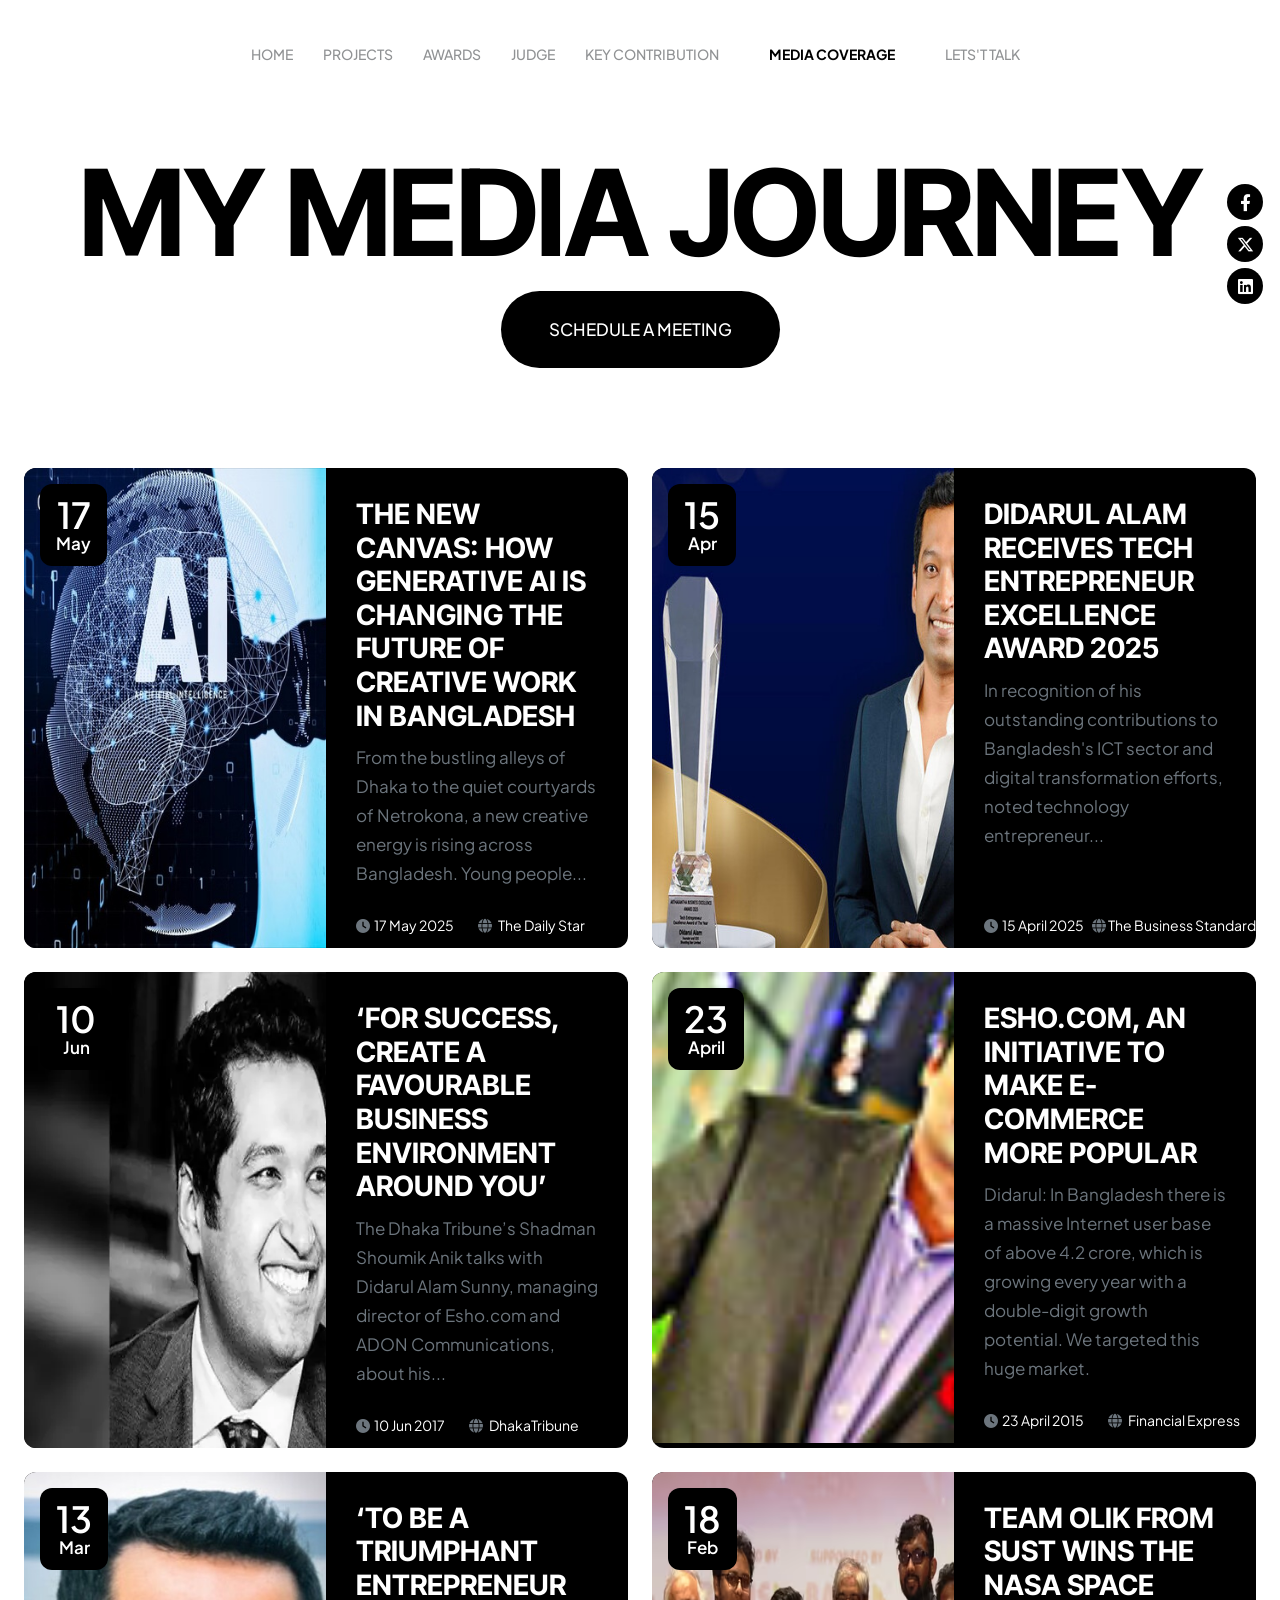
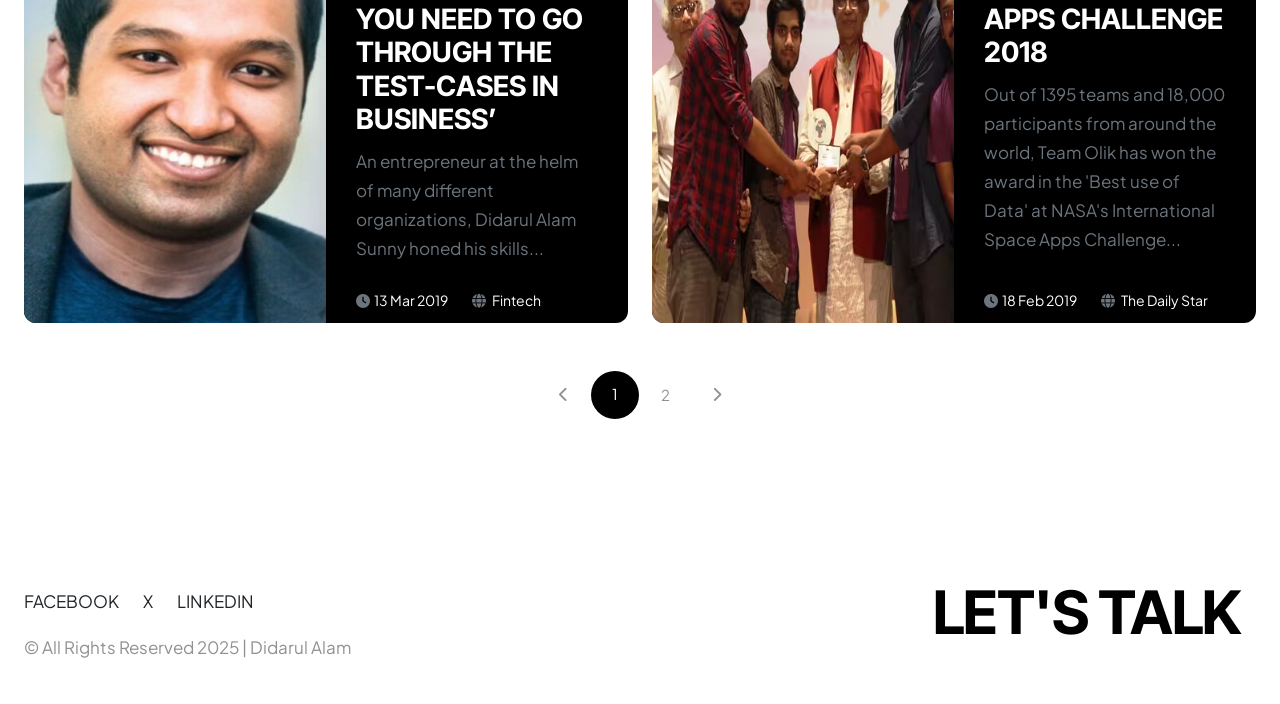
<file: blog.html>
<!DOCTYPE html>
<html lang="en">

<head>
    <title>Raymond Personal Trainer</title>
    <link rel="icon" href="images/favicon.webp" type="image/gif" sizes="16x16">
    <meta content="text/html;charset=utf-8" http-equiv="Content-Type">
    <meta content="width=device-width, initial-scale=1.0" name="viewport">
    <meta content="" name="description">
    <meta content="" name="keywords">
    <meta content="" name="author">
    <!-- CSS Files
    ================================================== -->
    <link href="css/bootstrap.min.css" rel="stylesheet" type="text/css" id="bootstrap">
    <link href="css/plugins.css" rel="stylesheet" type="text/css">
    <link href="css/style.css" rel="stylesheet" type="text/css">
    <link href="css/coloring.css" rel="stylesheet" type="text/css">
    <!-- color scheme -->
    <link id="colors" href="css/colors/scheme-01.css" rel="stylesheet" type="text/css">
    <!-- color scheme -->
    <link href="css/07_custom.css" rel="stylesheet" type="text/css">
</head>

<body>
    <div id="wrapper">

        <!-- page preloader begin -->
        <div id="de-loader"></div>
        <!-- page preloader close -->

        <!-- content begin -->
        <div class="section-dark no-bottom no-top" id="content">

            <div id="top"></div>

            <!-- Mobile menu  -->
            <section class="p-4 d-block d-sm-none">
                <div class="container-fluid">
                    <nav class="navbar navbar-expand-md text-uppercase" data-wow-delay=".3s">
                        <div class="container-fluid">
                            <!-- Brand or Logo -->
                            <a class="ps-3 navbar-brand" href="index.html">
                                <img src="images/logo/favicon-32x32.png" alt="Didarul Alam Logo" style="height: 33px;">
                            </a>

                            <!-- Toggler button for mobile -->
                            <button class="navbar-toggler shadow-sm bg-white rounded-2" style="padding: 6px;"
                                type=" button" data-bs-toggle="collapse" data-bs-target="#navbarNav"
                                aria-controls="navbarNav" aria-expanded="false" aria-label="Toggle navigation">
                                <span>
                                    <svg xmlns="http://www.w3.org/2000/svg" width="24" height="24" fill="black"
                                        viewBox="0 0 16 16">
                                        <path fill-rule="evenodd"
                                            d="M1.5 12.5a.5.5 0 010-1h13a.5.5 0 010 1h-13zm0-4a.5.5 0 010-1h13a.5.5 0 010 1h-13zm0-4a.5.5 0 010-1h13a.5.5 0 010 1h-13z" />
                                    </svg>
                                </span>
                            </button>

                            <!-- Collapsible content -->
                            <div class="collapse navbar-collapse bg-black rounded-2 mt-2 vh-70 p-4 pb-5 z-3"
                                id="navbarNav">
                                <ul class="navbar-nav fs-14 fw-bold">
                                    <li class="nav-item">
                                        <a class="nav-link" style="color: var(--bs-tertiary-color);" href="/">Home</a>
                                    </li>
                                    <li class="nav-item">
                                        <a class="nav-link" style="color: var(--bs-tertiary-color);"
                                            href="works.html">Projects</a>
                                    </li>
                                    <li class="nav-item">
                                        <a class="nav-link" style="color: var(--bs-tertiary-color);"
                                            href="#awards">Awards</a>
                                    </li>
                                    <li class="nav-item">
                                        <a class="nav-link" style="color: var(--bs-tertiary-color);"
                                            href="#judge">Judge</a>
                                    </li>

                                    <li class="nav-item">
                                        <a class="nav-link" style="color: var(--bs-tertiary-color);" href="#key">Key
                                            Contributions</a>
                                    </li>
                                    <li class="nav-item active">
                                        <a class="nav-link text-white" href="blog.html">Media Coverage</a>
                                    </li>
                                    <li class="nav-item">
                                        <a class="nav-link" style="color: var(--bs-tertiary-color);"
                                            href="contact.html">Lets't Talk</a>
                                    </li>
                                </ul>
                            </div>
                        </div>
                    </nav>
                </div>
            </section>

            <!-- Web menu  -->
            <section class="p-4 d-none d-sm-block">
                <div class="container-fluid">
                    <div class="row">
                        <div class="col-lg-12">
                            <div class="text-center pt-3 text-uppercase d-menu-1 fs-14 fw-bold wow"
                                data-wow-delay=".3s">
                                <ul class="z">
                                    <li><a href="/">Home</a></li>
                                    <li><a href="works.html">Projects</a></li>
                                    <li><a href="/#awards">Awards</a></li>
                                    <li><a href="/#judge">Judge</a></li>
                                    <li><a href="/#key">Key Contribution</li>
                                    <li class="active text-dark"><a href="blog.html">Media Coverage</a></li>
                                    <li><a href="contact.html">Lets't Talk</a></li>
                                </ul>
                            </div>
                        </div>
                    </div>
                </div>
            </section>

            <section id="subheader" class="relative">
                <div class="container-fluid">
                    <div class="row justify-content-center">
                        <div class="col-lg-12 text-center">
                            <h1 class="fs-120 fs-xs-60 text-resize-h1 lh-0-75 mb-4">My Media Journey</h1>
                            <button class="border-0 bg-dark rounded-pill py-4 px-5 text-uppercase text-white fw-500"
                                data-bs-toggle="modal" data-bs-target="#calendlyModal" onclick="loadCalendly()">
                                Schedule a Meeting
                            </button>
                            <div class="spacer-single"></div>
                        </div>
                    </div>
                </div>

                <div class="sc-icons dark abs abs-middle end-0 me-4">
                    <a href="https://www.facebook.com/didarul.sunny"><i class="fa-brands fa-facebook-f"></i></a>
                    <a href="#"><i class="fa-brands fa-x-twitter"></i></a>
                    <a target="_blank" href="https://www.linkedin.com/in/didarul-alam-b021a682/"><i
                            class="fa-brands fa-linkedin"></i></a>
                </div>

                <!-- <img src="images/misc/scratches-1.webp" class="w-20 ms-4 abs abs-middle" alt="">
                <img src="images/misc/scratches-2.webp" class="w-20 me-5 abs top-0 end-0" alt=""> -->
            </section>

            <section class="no-top px-4">
                <div class="container-fluid">
                    <div id="news-container" class="row g-4">
                        <div class="col-lg-6">
                            <div class="rounded-1 bg-color text-dark overflow-hidden position-relative">
                                <div class="row g-0">
                                    <div class="col-sm-6">
                                        <div class="auto-height relative" data-bgimage="url(images/blog/AI.jpg)">
                                            <div
                                                class="abs start-0 top-0 bg-dark text-white p-3 pb-2 m-3 text-center fw-600 rounded-1">
                                                <div class="fs-36 mb-0">17</div>
                                                <span>May</span>
                                            </div>
                                        </div>
                                    </div>
                                    <div class="col-sm-6 relative position-relative news-card">
                                        <div class="p-30 pb-60">
                                            <h4 class="fs-28 lh-1-2 text-white">The new canvas: how generative AI is
                                                changing the future of creative work in Bangladesh</h4>
                                            <p class="text-muted mb-0">
                                                From the bustling alleys of Dhaka to the quiet courtyards of Netrokona,
                                                a new creative energy is rising across Bangladesh. Young people...
                                            </p>
                                            <div class="abs bottom-0 mb-2">
                                                <div
                                                    class="d-flex justify-content-between align-items-center text-white fs-14">
                                                    <div>
                                                        <i class="text-muted fa-regular fa-clock me-1"></i>17 May 2025
                                                    </div>
                                                    <div class="ms-4">
                                                        <i class="text-muted fa-regular fa-globe me-1"></i> <span
                                                            class="fw-semibold">The Daily Star</span>
                                                    </div>
                                                </div>
                                            </div>
                                        </div>
                                        <div class="hover-overlay text-center">
                                            <a href="https://www.thedailystar.net/business/news/the-new-canvas-how-generative-ai-changing-the-future-creative-work-bangladesh-3896806"
                                                target="_blank" class="custom-media-btn">See
                                                Details</a>
                                        </div>
                                    </div>
                                </div>
                            </div>
                        </div>

                        <div class="col-lg-6">
                            <div class="rounded-1 bg-color text-dark overflow-hidden position-relative w-100 h-100">
                                <div class="row g-0 h-100">
                                    <div class="col-sm-6">
                                        <div class="auto-height relative" data-bgimage="url(images/blog/21.jpg)">
                                            <div
                                                class="abs start-0 top-0 bg-dark text-white p-3 pb-2 m-3 text-center fw-600 rounded-1">
                                                <div class="fs-36 mb-0">15</div>
                                                <span>Apr</span>
                                            </div>
                                        </div>
                                    </div>
                                    <div class="col-sm-6 relative position-relative news-card">
                                        <div class="p-30 pb-60">
                                            <h4 class="fs-28 lh-1-2 text-white">Didarul Alam receives tech entrepreneur
                                                excellence award 2025</h4>
                                            <p class="text-muted mb-0">
                                                In recognition of his outstanding contributions to Bangladesh's ICT
                                                sector and digital transformation efforts, noted technology
                                                entrepreneur...
                                            </p>
                                            <div class="abs bottom-0 mb-2">
                                                <div
                                                    class="d-flex justify-content-between align-items-center text-white fs-14">
                                                    <div>
                                                        <i class="text-muted fa-regular fa-clock me-1"></i>15 April 2025
                                                    </div>
                                                    <div class="ms-2">
                                                        <i class="text-muted fa-regular fa-globe"></i> <span
                                                            class="fw-semibold">The Business Standard</span>
                                                    </div>
                                                </div>
                                            </div>
                                        </div>
                                        <div class="hover-overlay text-center">
                                            <a href="https://www.tbsnews.net/economy/corporates/didarul-alam-receives-tech-entrepreneur-excellence-award-2025-1116866"
                                                target="_blank" class="custom-media-btn">See
                                                Details</a>
                                        </div>
                                    </div>
                                </div>
                            </div>
                        </div>

                        <div class="col-lg-6">
                            <div class="rounded-1 bg-color text-dark overflow-hidden position-relative">
                                <div class="row g-0">
                                    <div class="col-sm-6">
                                        <div class="auto-height relative" data-bgimage="url(images/blog/2.webp)">
                                            <div
                                                class="abs start-0 top-0 bg-dark text-white p-3 pb-2 m-3 text-center fw-600 rounded-1">
                                                <div class="fs-36 mb-0">10</div>
                                                <span>Jun</span>
                                            </div>
                                        </div>
                                    </div>
                                    <div class="col-sm-6 relative position-relative news-card">
                                        <div class="p-30 pb-60">
                                            <h4 class="fs-28 lh-1-2 text-white">‘For success, create a favourable
                                                business environment around you’</h4>
                                            <p class="text-muted mb-0">
                                                The Dhaka Tribune’s Shadman Shoumik Anik talks with Didarul Alam Sunny,
                                                managing director of Esho.com and ADON Communications, about his...
                                            </p>
                                            <div class="abs bottom-0 mb-2">
                                                <div
                                                    class="d-flex justify-content-between align-items-center text-white fs-14">
                                                    <div>
                                                        <i class="text-muted fa-regular fa-clock me-1"></i>10 Jun 2017
                                                    </div>
                                                    <div class="ms-4">
                                                        <i class="text-muted fa-regular fa-globe me-1"></i> <span
                                                            class="fw-semibold">DhakaTribune</span>
                                                    </div>
                                                </div>
                                            </div>
                                        </div>
                                        <div class="hover-overlay text-center">
                                            <a href="https://www.dhakatribune.com/business/22338/%E2%80%98for-success-create-a-favourable-business"
                                                target="_blank" class="custom-media-btn">See
                                                Details</a>
                                        </div>
                                    </div>
                                </div>
                            </div>
                        </div>

                        <div class="col-lg-6">
                            <div class="rounded-1 bg-color text-dark overflow-hidden position-relative w-100 h-100">
                                <div class="row g-0">
                                    <div class="col-sm-6">
                                        <div class="auto-height relative" data-bgimage="url(images/blog/didar.jpg)">
                                            <div
                                                class="abs start-0 top-0 bg-dark text-white p-3 pb-2 m-3 text-center fw-600 rounded-1">
                                                <div class="fs-36 mb-0">23</div>
                                                <span>April</span>
                                            </div>
                                        </div>
                                    </div>
                                    <div class="col-sm-6 relative position-relative news-card">
                                        <div class="p-30 pb-60">
                                            <h4 class="fs-28 lh-1-2 text-white">Esho.com, an initiative to make
                                                e-commerce more popular</h4>
                                            <p class="text-muted mb-0">
                                                Didarul: In Bangladesh there is a massive Internet user base of above
                                                4.2 crore, which is growing every year with a double-digit growth
                                                potential. We targeted this huge market.
                                            </p>
                                            <div class="abs bottom-0 mb-2">
                                                <div
                                                    class="d-flex justify-content-between align-items-center text-white fs-14">
                                                    <div>
                                                        <i class="text-muted fa-regular fa-clock me-1"></i>23 April 2015
                                                    </div>
                                                    <div class="ms-4">
                                                        <i class="text-muted fa-regular fa-globe me-1"></i> <span
                                                            class="fw-semibold">Financial Express</span>
                                                    </div>
                                                </div>
                                            </div>
                                        </div>
                                        <div class="hover-overlay text-center">
                                            <a href="https://today.thefinancialexpress.com.bd/public/education-youth/eshocom-an-initiative-to-make-e-commerce-more-popular"
                                                target="_blank" class="custom-media-btn">See
                                                Details</a>
                                        </div>
                                    </div>
                                </div>
                            </div>
                        </div>

                        <div class="col-lg-6">
                            <div class="rounded-1 bg-color text-dark overflow-hidden position-relative w-100 h-100">
                                <div class="row g-0">
                                    <div class="col-sm-6">
                                        <div class="auto-height relative" data-bgimage="url(images/blog/4.webp)">
                                            <div
                                                class="abs start-0 top-0 bg-dark text-white p-3 pb-2 m-3 text-center fw-600 rounded-1">
                                                <div class="fs-36 mb-0">13</div>
                                                <span>Mar</span>
                                            </div>
                                        </div>
                                    </div>
                                    <div class="col-sm-6 relative position-relative news-card">
                                        <div class="p-30 pb-60">
                                            <h4 class="fs-28 lh-1-2 text-white">‘TO BE A TRIUMPHANT ENTREPRENEUR YOU
                                                NEED TO GO THROUGH THE TEST-CASES IN BUSINESS’</h4>
                                            <p class="text-muted mb-0">
                                                An entrepreneur at the helm of many different organizations, Didarul
                                                Alam Sunny honed his skills...
                                            </p>
                                            <div class="abs bottom-0 mb-2">
                                                <div
                                                    class="d-flex justify-content-between align-items-center text-white fs-14">
                                                    <div>
                                                        <i class="text-muted fa-regular fa-clock me-1"></i>13 Mar 2019
                                                    </div>
                                                    <div class="ms-4">
                                                        <i class="text-muted fa-regular fa-globe me-1"></i> <span
                                                            class="fw-semibold">Fintech</span>
                                                    </div>
                                                </div>
                                            </div>
                                        </div>
                                        <div class="hover-overlay text-center">
                                            <a href="https://fintechbd.com/to-be-a-triumphant-entrepreneur-you-need-to-go-through-the-test-cases-in-business/"
                                                target="_blank" class="custom-media-btn">See
                                                Details</a>
                                        </div>
                                    </div>
                                </div>
                            </div>
                        </div>
                        <div class="col-lg-6">
                            <div class="rounded-1 bg-color text-dark overflow-hidden position-relative w-100 h-100">
                                <div class="row g-0 h-100">
                                    <div class="col-sm-6">
                                        <div class="auto-height relative" data-bgimage="url(images/blog/olik.webp)">
                                            <div
                                                class="abs start-0 top-0 bg-dark text-white p-3 pb-2 m-3 text-center fw-600 rounded-1">
                                                <div class="fs-36 mb-0">18</div>
                                                <span>Feb</span>
                                            </div>
                                        </div>
                                    </div>
                                    <div class="col-sm-6 relative position-relative news-card">
                                        <div class="p-30 pb-60">
                                            <h4 class="fs-28 lh-1-2 text-white">Team Olik from SUST wins the NASA Space
                                                Apps Challenge 2018</h4>
                                            <p class="text-muted mb-0">
                                                Out of 1395 teams and 18,000 participants from around the world, Team
                                                Olik has won the award in the 'Best use of Data' at NASA's International
                                                Space Apps Challenge...
                                            </p>
                                            <div class="abs bottom-0 mb-2">
                                                <div
                                                    class="d-flex justify-content-between align-items-center text-white fs-14">
                                                    <div>
                                                        <i class="text-muted fa-regular fa-clock me-1"></i>18 Feb 2019
                                                    </div>
                                                    <div class="ms-4">
                                                        <i class="text-muted fa-regular fa-globe me-1"></i> <span
                                                            class="fw-semibold">The Daily Star</span>
                                                    </div>
                                                </div>
                                            </div>
                                        </div>
                                        <div class="hover-overlay text-center">
                                            <a href="https://www.thedailystar.net/bytes/nasa-space-apps-challenge-2018-sust-student-team-olik-winner-1703701"
                                                target="_blank" class="custom-media-btn">See
                                                Details</a>
                                        </div>
                                    </div>
                                </div>
                            </div>
                        </div>

                        <!-- <div class="col-lg-6">
                            <div class="rounded-1 bg-color text-dark overflow-hidden position-relative w-100 h-100">
                                <div class="row g-0 h-100">
                                    <div class="col-sm-6">
                                        <div class="auto-height relative" data-bgimage="url(images/blog/olik.jpeg)">
                                            <div
                                                class="abs start-0 top-0 bg-dark text-white p-3 pb-2 m-3 text-center fw-600 rounded-1">
                                                <div class="fs-36 mb-0">20</div>
                                                <span>Jun</span>
                                            </div>
                                        </div>
                                    </div>
                                    <div class="col-sm-6 relative position-relative news-card">
                                        <div class="p-30 pb-60">
                                            <h4 class="fs-28 lh-1-2 text-white">Winners of space app challenge to visit
                                                NASA</h4>
                                            <p class="text-muted mb-0">
                                                The winning team of a Space App Challenge has been invited by US space
                                                agency NASA to attend a shuttle launching event in July...
                                            </p>
                                            <div class="abs bottom-0 mb-2">
                                                <div
                                                    class="d-flex justify-content-between align-items-center text-white fs-14">
                                                    <div>
                                                        <i class="text-muted fa-regular fa-clock me-1"></i>20 June 2019
                                                    </div>
                                                    <div class="ms-4">
                                                        <i class="text-muted fa-regular fa-globe me-1"></i> <span
                                                            class="fw-semibold">Daily Sun</span>
                                                    </div>
                                                </div>
                                            </div>
                                        </div>
                                        <div class="hover-overlay text-center">
                                            <a href="https://www.daily-sun.com/printversion/details/401096"
                                                target="_blank" class="custom-media-btn">See
                                                Details</a>
                                        </div>
                                    </div>
                                </div>
                            </div>
                        </div> -->

                        <div class="col-lg-6">
                            <div class="rounded-1 bg-color text-dark overflow-hidden position-relative w-100 h-100">
                                <div class="row g-0 h-100">
                                    <div class="col-sm-6">
                                        <div class="auto-height relative" data-bgimage="url(images/blog/5.jpg)">
                                            <div
                                                class="abs start-0 top-0 bg-dark text-white p-3 pb-2 m-3 text-center fw-600 rounded-1">
                                                <div class="fs-36 mb-0">11</div>
                                                <span>May</span>
                                            </div>
                                        </div>
                                    </div>
                                    <div class="col-sm-6 relative position-relative news-card">
                                        <div class="p-30 pb-60">
                                            <h4 class="fs-28 lh-1-2 text-white">Didarul Alam Sunny, Managing Director,
                                                Esho.com </h4>
                                            <p class="text-muted mb-0">
                                                Managing Director of Esho.com, DIDARUL ALAM SUNNY shares his business
                                                idea and potential of e-commerce in Bangladesh...
                                            </p>
                                            <div class="abs bottom-0 mb-2">
                                                <div
                                                    class="d-flex justify-content-between align-items-center text-white fs-14">
                                                    <div>
                                                        <i class="text-muted fa-regular fa-clock me-1"></i>11 May 2019
                                                    </div>
                                                    <div class="ms-4">
                                                        <i class="text-muted fa-regular fa-globe me-1"></i> <span
                                                            class="fw-semibold">Fajr Magazine</span>
                                                    </div>
                                                </div>
                                            </div>
                                        </div>
                                        <div class="hover-overlay text-center">
                                            <a href="https://fajrmagazine.com/didarul-alam-sunnymanaging-director-esho-com/"
                                                target="_blank" class="custom-media-btn">See
                                                Details</a>
                                        </div>
                                    </div>
                                </div>
                            </div>
                        </div>
                        <div class="col-lg-6">
                            <div class="rounded-1 bg-color text-dark overflow-hidden position-relative w-100 h-100">
                                <div class="row g-0 h-100">
                                    <div class="col-sm-6">
                                        <div class="auto-height relative" data-bgimage="url(images/blog/8.jpg)">
                                            <div
                                                class="abs start-0 top-0 bg-dark text-white p-3 pb-2 m-3 text-center fw-600 rounded-1">
                                                <div class="fs-36 mb-0">16</div>
                                                <span>Dec</span>
                                            </div>
                                        </div>
                                    </div>
                                    <div class="col-sm-6 relative position-relative news-card">
                                        <div class="p-30 pb-60">
                                            <h4 class="fs-28 lh-1-2 text-white">Bangladeshi teams in top 4 of Nasa
                                                challenge</h4>
                                            <p class="text-muted mb-0">
                                                Two Bangladeshi teams have reached the top four of Nasa Space App
                                                Challenge competition which saw over 2,500 competitors from 79
                                                countries...
                                            </p>
                                            <div class="abs bottom-0 mb-2">
                                                <div
                                                    class="d-flex justify-content-between align-items-center text-white fs-14">
                                                    <div>
                                                        <i class="text-muted fa-regular fa-clock me-1"></i>16 Dec 2018
                                                    </div>
                                                    <div class="ms-4">
                                                        <i class="text-muted fa-regular fa-globe me-1"></i> <span
                                                            class="fw-semibold">The Daily Star</span>
                                                    </div>
                                                </div>
                                            </div>
                                        </div>
                                        <div class="hover-overlay text-center">
                                            <a href="https://fajrmagazine.com/didarul-alam-sunnymanaging-director-esho-com/"
                                                target="_blank" class="custom-media-btn">See
                                                Details</a>
                                        </div>
                                    </div>
                                </div>
                            </div>
                        </div>

                        <div class="col-lg-6">
                            <div class="rounded-1 bg-color text-dark overflow-hidden position-relative w-100 h-100">
                                <div class="row g-0 h-100">
                                    <div class="col-sm-6">
                                        <div class="auto-height relative" data-bgimage="url(images/blog/10.jpg)">
                                            <div
                                                class="abs start-0 top-0 bg-dark text-white p-3 pb-2 m-3 text-center fw-600 rounded-1">
                                                <div class="fs-36 mb-0">14</div>
                                                <span>Oct</span>
                                            </div>
                                        </div>
                                    </div>
                                    <div class="col-sm-6 relative position-relative news-card">
                                        <div class="p-30 pb-60">
                                            <h4 class="fs-28 lh-1-2 text-white">Bangladesh wins big at Asia Pacific ICT
                                                Alliance</h4>
                                            <p class="text-muted mb-0">
                                                Bangladesh bagged one champion and five merit awards at the Asia Pacific
                                                ICT Alliance Awards (APICTA) 2018 at the 18thaward ceremony that took
                                                place in Guangzhou...
                                            </p>
                                            <div class="abs bottom-0 mb-2">
                                                <div
                                                    class="d-flex justify-content-between align-items-center text-white fs-14">
                                                    <div>
                                                        <i class="text-muted fa-regular fa-clock me-1"></i>14 Oct 2018
                                                    </div>
                                                    <div class="ms-4">
                                                        <i class="text-muted fa-regular fa-globe me-1"></i> <span
                                                            class="fw-semibold">Dhaka Tribune</span>
                                                    </div>
                                                </div>
                                            </div>
                                        </div>
                                        <div class="hover-overlay text-center">
                                            <a href="https://www.dhakatribune.com/business/158222/bangladesh-wins-big-at-asia-pacific-ict-alliance"
                                                target="_blank" class="custom-media-btn">See
                                                Details</a>
                                        </div>
                                    </div>
                                </div>
                            </div>
                        </div>
                        <div class="col-lg-6">
                            <div class="rounded-1 bg-color text-dark overflow-hidden position-relative w-100 h-100">
                                <div class="row g-0 h-100">
                                    <div class="col-sm-6">
                                        <div class="auto-height relative" data-bgimage="url(images/blog/12.jpg)">
                                            <div
                                                class="abs start-0 top-0 bg-dark text-white p-3 pb-2 m-3 text-center fw-600 rounded-1">
                                                <div class="fs-36 mb-0">14</div>
                                                <span>Oct</span>
                                            </div>
                                        </div>
                                    </div>
                                    <div class="col-sm-6 relative position-relative news-card">
                                        <div class="p-30 pb-60">
                                            <h4 class="fs-28 lh-1-2 text-white">NASA Space Apps Challenge 2019 kicks off
                                            </h4>
                                            <p class="text-muted mb-0">
                                                NASA Space Apps Challenge 2019 has kicked off in the city aiming to open
                                                data for addressing the real-world problems of earth and space.
                                                Bangladesh Association of Software and Information Services (BASIS)...
                                            </p>
                                            <div class="abs bottom-0 mb-2">
                                                <div
                                                    class="d-flex justify-content-between align-items-center text-white fs-14">
                                                    <div>
                                                        <i class="text-muted fa-regular fa-clock me-1"></i>14 Oct 2018
                                                    </div>
                                                    <div class="ms-4">
                                                        <i class="text-muted fa-regular fa-globe me-1"></i> <span
                                                            class="fw-semibold">Financial Express</span>
                                                    </div>
                                                </div>
                                            </div>
                                        </div>
                                        <div class="hover-overlay text-center">
                                            <a href="https://thefinancialexpress.com.bd/education/nasa-space-apps-challenge-2019-kicks-off-1571489303"
                                                target="_blank" class="custom-media-btn">See
                                                Details</a>
                                        </div>
                                    </div>
                                </div>
                            </div>
                        </div>

                        <!-- pagination begin -->
                        <div class="col-lg-12 pt-4 text-center">
                            <div class="d-inline-block">
                                <nav aria-label="Page navigation example">
                                    <ul class="pagination light" id="pagination">
                                        <li class="page-item">
                                            <a class="page-link" href="#" aria-label="Previous">
                                                <span aria-hidden="true"><i class="fa fa-chevron-left"></i></span>
                                            </a>
                                        </li>
                                        <li class="page-item"><a class="page-link" href="#">1</a></li>
                                        <li class="page-item active" aria-current="page"><a class="page-link"
                                                href="#">2</a></li>
                                        <li class="page-item"><a class="page-link" href="#">3</a></li>
                                        <li class="page-item">
                                            <a class="page-link" href="#" aria-label="Next">
                                                <span aria-hidden="true"><i class="fa fa-chevron-right"></i></span>
                                            </a>
                                        </li>
                                    </ul>
                                </nav>
                            </div>
                        </div>
                        <!-- pagination end -->
                    </div>
                </div>
            </section>

        </div>
        <!-- content close -->

        <!-- footer begin -->
        <footer>
            <!-- <img src="images/misc/scratches-3.webp" class="w-20 me-5 abs bottom-0 abs-center" alt=""> -->
            <div class="container-fluid p-4">
                <div class="">
                    <div class="row g-4 align-items-center">
                        <div class="col-md-6">
                            <div class="">
                                <ul class="list-unstyled d-flex gap-4 text-uppercase fw-semibold">
                                    <li class="hover:fw-bold"><a class="text-dark hover:text-secondary"
                                            href="https://www.facebook.com/didarul.sunny">Facebook</a>
                                    </li>
                                    <li class="hover:fw-800"><a class="text-dark" href="#">X</a></li>
                                    <li class="hover:fw-800"><a class="text-dark"
                                            href="https://www.linkedin.com/in/didarul-alam-b021a682/">LinkedIn</a></li>
                                </ul>
                                <p class="no-bottom">© All Rights Reserved 2025 | Didarul Alam</p>
                            </div>
                        </div>

                        <div class="col-md-6 text-lg-end">
                            <a href="contact.html">
                                <h2 class="fs-48 fs-md-60 fw-800 pe-3">Let's Talk
                                </h2>
                            </a>
                        </div>
                    </div>
                </div>
            </div>
        </footer>
        <!-- footer close -->
    </div>


    <!-- Javascript Files
    ================================================== -->
    <script src="js/plugins.js"></script>
    <script src="js/designesia.js"></script>
    <script src="js/custom-marquee.js"></script>

    <script>
        document.addEventListener("DOMContentLoaded", function () {
            const itemsPerPage = 6;
            const container = document.getElementById("news-container");
            const items = container.querySelectorAll(".col-lg-6");
            const pagination = document.getElementById("pagination");
            const totalPages = Math.ceil(items.length / itemsPerPage);

            let isAnimating = false;

            function showPage(page) {
                if (isAnimating) return; // Prevent overlapping clicks
                isAnimating = true;

                // Fade out current items
                items.forEach(item => {
                    item.style.opacity = 0;
                    item.style.transition = "opacity 0.3s ease";
                });

                // After fade-out delay, switch content and scroll
                setTimeout(() => {
                    items.forEach((item, index) => {
                        item.style.display = "none";
                        if (index >= (page - 1) * itemsPerPage && index < page * itemsPerPage) {
                            item.style.display = "block";
                            setTimeout(() => {
                                item.style.opacity = 1;
                            }, 10);
                        }
                    });

                    // Scroll to top only after display updates
                    setTimeout(() => {
                        document.querySelector("#top").scrollIntoView({ behavior: 'smooth', block: 'start' });
                        isAnimating = false;
                    }, 100); // Slight delay to ensure DOM update before scroll

                }, 300); // Wait for fade-out

                // Update pagination
                pagination.innerHTML = "";

                // Previous button
                const prev = document.createElement("li");
                prev.className = "page-item";
                prev.innerHTML = `<a class="page-link" href="#"><i class="fa fa-chevron-left"></i></a>`;
                prev.onclick = (e) => {
                    e.preventDefault();
                    if (page > 1) showPage(page - 1);
                };
                pagination.appendChild(prev);

                // Page numbers
                for (let i = 1; i <= totalPages; i++) {
                    const li = document.createElement("li");
                    li.className = "page-item" + (i === page ? " active" : "");
                    const a = document.createElement("a");
                    a.className = "page-link";
                    a.href = "#";
                    a.textContent = i;
                    a.onclick = (e) => {
                        e.preventDefault();
                        showPage(i);
                    };
                    li.appendChild(a);
                    pagination.appendChild(li);
                }

                // Next button
                const next = document.createElement("li");
                next.className = "page-item";
                next.innerHTML = `<a class="page-link" href="#"><i class="fa fa-chevron-right"></i></a>`;
                next.onclick = (e) => {
                    e.preventDefault();
                    if (page < totalPages) showPage(page + 1);
                };
                pagination.appendChild(next);
            }

            showPage(1);
        });
    </script>


</body>

</html>
</file>
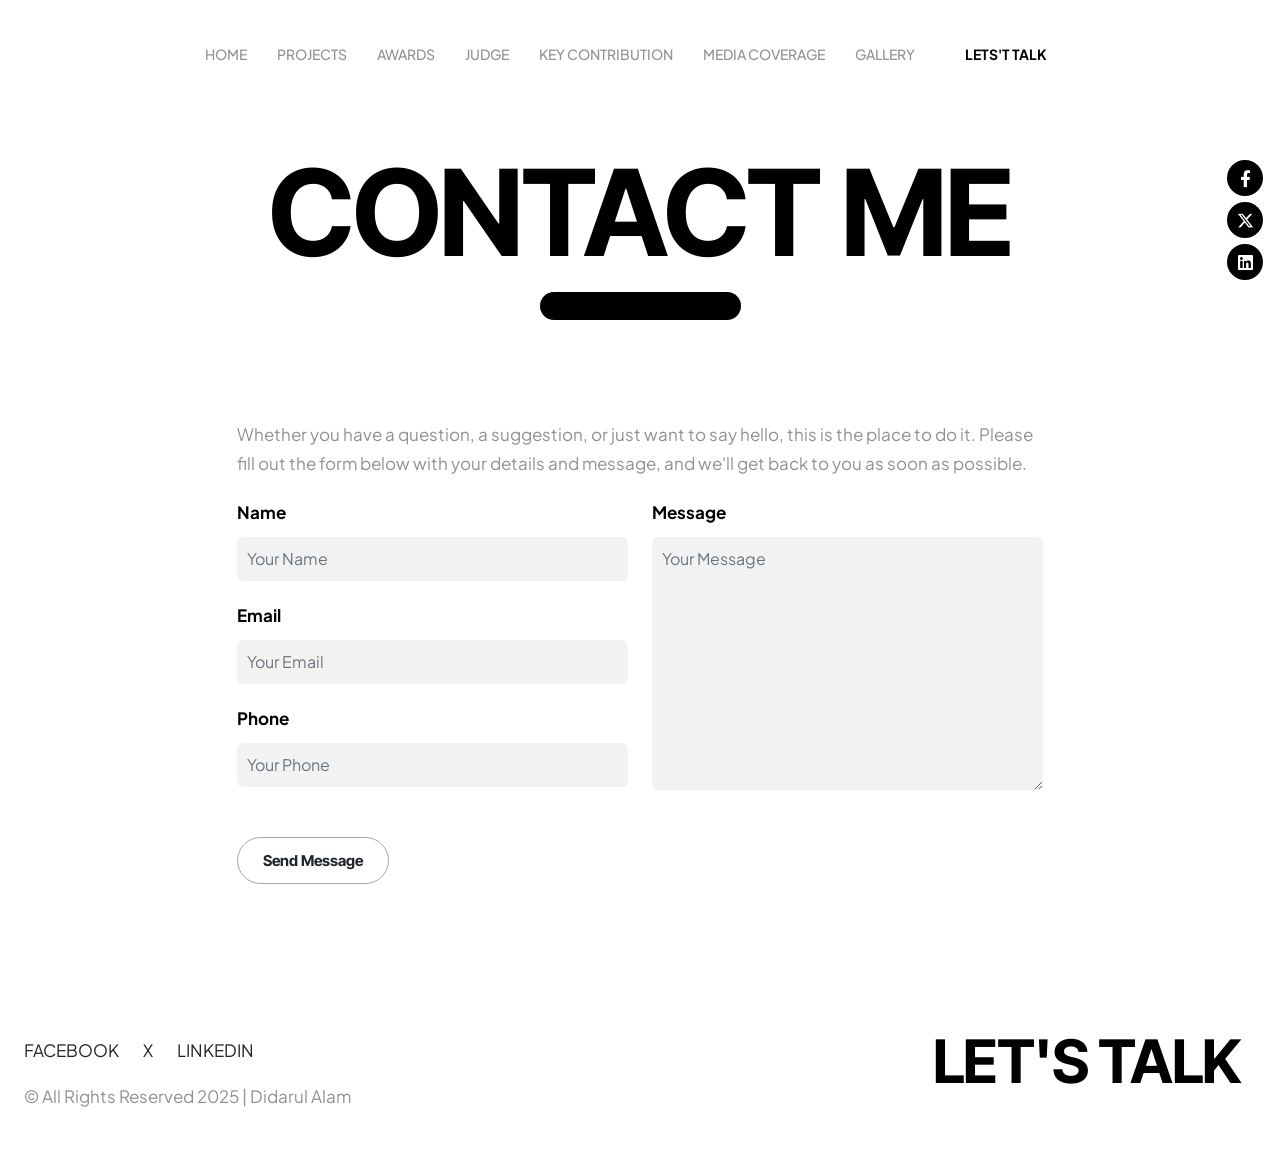
<file: contact.html>
<!DOCTYPE html>
<html lang="en">

<head>
    <title>Didarul Alam | Contact</title>
    <link rel="icon" href="images/favicon.webp" type="image/gif" sizes="16x16">
    <meta content="text/html;charset=utf-8" http-equiv="Content-Type">
    <meta content="width=device-width, initial-scale=1.0" name="viewport">
    <meta name="description"
        content="14+ years of building Bangladesh's digital future. Founder, National ICT Award winner, and architect of transformative tech ecosystems.">
    <meta content="" name="keywords">
    <meta content="" name="author">
    <!-- CSS Files
    ================================================== -->
    <link href="css/bootstrap.min.css" rel="stylesheet" type="text/css" id="bootstrap">
    <link href="css/plugins.css" rel="stylesheet" type="text/css">
    <link href="css/style.css" rel="stylesheet" type="text/css">
    <link href="css/coloring.css" rel="stylesheet" type="text/css">
    <!-- color scheme -->
    <link id="colors" href="css/colors/scheme-01.css" rel="stylesheet" type="text/css">
    <!-- color scheme -->
    <link href="css/07_custom.css" rel="stylesheet" type="text/css">
</head>

<body>
    <div id="wrapper">

        <!-- page preloader begin -->
        <div id="de-loader"></div>
        <!-- page preloader close -->

        <!-- content begin -->
        <div class="section-dark no-bottom no-top" id="content">

            <div id="top"></div>

            <!-- Mobile menu  -->
            <section class="p-4 d-block d-lg-none">
                <div class="container-fluid">
                    <nav class="navbar navbar-expand-lg text-uppercase" data-wow-delay=".3s">
                        <div class="container-fluid">
                            <!-- Brand or Logo -->
                            <a class="ps-3 navbar-brand" href="index.html">
                                <img src="images/logo/favicon-32x32.png" alt="Didarul Alam Logo" style="height: 33px;">
                            </a>

                            <!-- Toggler button for mobile -->
                            <button class="navbar-toggler shadow-sm bg-white rounded-2" style="padding: 6px;"
                                type=" button" data-bs-toggle="collapse" data-bs-target="#navbarNav"
                                aria-controls="navbarNav" aria-expanded="false" aria-label="Toggle navigation">
                                <span>
                                    <svg xmlns="http://www.w3.org/2000/svg" width="24" height="24" fill="black"
                                        viewBox="0 0 16 16">
                                        <path fill-rule="evenodd"
                                            d="M1.5 12.5a.5.5 0 010-1h13a.5.5 0 010 1h-13zm0-4a.5.5 0 010-1h13a.5.5 0 010 1h-13zm0-4a.5.5 0 010-1h13a.5.5 0 010 1h-13z" />
                                    </svg>
                                </span>
                            </button>

                            <!-- Collapsible content -->
                            <div class="collapse navbar-collapse bg-black rounded-2 mt-2 vh-70 p-4 pb-5 z-3"
                                id="navbarNav">
                                <ul class="navbar-nav fs-14 fw-bold">
                                    <li class="nav-item">
                                        <a class="nav-link" style="color: var(--bs-tertiary-color);" href="/">Home</a>
                                    </li>
                                    <li class="nav-item">
                                        <a class="nav-link" style="color: var(--bs-tertiary-color);"
                                            href="works.html">Projects</a>
                                    </li>
                                    <li class="nav-item">
                                        <a class="nav-link" style="color: var(--bs-tertiary-color);"
                                            href="#awards">Awards</a>
                                    </li>
                                    <li class="nav-item">
                                        <a class="nav-link" style="color: var(--bs-tertiary-color);"
                                            href="#judge">Judge</a>
                                    </li>

                                    <li class="nav-item">
                                        <a class="nav-link" style="color: var(--bs-tertiary-color);" href="#key">Key
                                            Contributions</a>
                                    </li>
                                    <li class="nav-item">
                                        <a class="nav-link" style="color: var(--bs-tertiary-color);"
                                            href="news.html">Media Coverage</a>
                                    </li>
                                    <li class="nav-item">
                                        <a class="nav-link" style="color: var(--bs-tertiary-color);"
                                            href="news.html#photo-gallery">Gallery</a>
                                    </li>
                                    <li class="nav-item active">
                                        <a class="nav-link text-white" href="contact.html">Lets't Talk</a>
                                    </li>
                                </ul>
                            </div>
                        </div>
                    </nav>
                </div>
            </section>

            <!-- Web menu  -->
            <section class="p-4 d-none d-lg-block">
                <div class="container-fluid">
                    <div class="row">
                        <div class="col-lg-12">
                            <div class="text-center pt-3 text-uppercase d-menu-1 fs-14 fw-bold wow"
                                data-wow-delay=".3s">
                                <ul class="z">
                                    <li><a href="/">Home</a></li>
                                    <li><a href="works.html">Projects</a></li>
                                    <li><a href="/#awards">Awards</a></li>
                                    <li><a href="/#judge">Judge</a></li>
                                    <li><a href="/#key">Key Contribution</li>
                                    <li><a href="news.html">Media Coverage</a></li>
                                    <li><a href="news.html#photo-gallery">Gallery</a></li>
                                    <li class="active text-dark"><a href="contact.html">Lets't Talk</a></li>
                                </ul>
                            </div>
                        </div>
                    </div>
                </div>
            </section>

            <section id="subheader" class="relative">
                <div class="container-fluid">
                    <div class="row justify-content-center">
                        <div class="col-lg-12 text-center">
                            <h1 class="fs-120 fs-xs-60 text-resize-h1 lh-0-75 mb-4">Contact Me</h1>
                            <h4 class="id-color bg-dark d-inline rounded-20 p-1 px-3 fs-16">Available for Work</h4>
                            <div class="spacer-single"></div>
                        </div>
                    </div>
                </div>

                <div class="sc-icons dark abs abs-middle end-0 me-4">
                    <a href="https://www.facebook.com/didarul.sunny"><i class="fa-brands fa-facebook-f"></i></a>
                    <a href="#"><i class="fa-brands fa-x-twitter"></i></a>
                    <a target="_blank" href="https://www.linkedin.com/in/didarul-alam-b021a682/"><i
                            class="fa-brands fa-linkedin"></i></a>
                </div>

                <!-- <img src="images/misc/scratches-1.webp" class="w-20 ms-4 abs abs-middle" alt="">
                <img src="images/misc/scratches-2.webp" class="w-20 me-5 abs top-0 end-0" alt=""> -->
            </section>

            <section class="no-top px-4">
                <div class="container-fluid">
                    <div class="row g-4 gx-5">
                        <div class="col-lg-8 offset-lg-2 wow fadeInUp" data-wow-delay=".3s">
                            <p>Whether you have a question, a suggestion, or just want to say hello, this is the place
                                to do it. Please fill out the form below with your details and message, and we'll get
                                back to you as soon as possible.</p>


                            <form name="contactForm" id="contact_form" class="position-relative z1000" method="post"
                                action="#">
                                <div class="row gx-4">
                                    <div class="col-lg-6 col-md-6 mb10">
                                        <div class="field-set">
                                            <span class="d-label fw-bold">Name</span>
                                            <input type="text" name="Name" id="name" class="form-control no-border"
                                                placeholder="Your Name" required>
                                        </div>

                                        <div class="field-set">
                                            <span class="d-label fw-bold">Email</span>
                                            <input type="text" name="Email" id="email" class="form-control no-border"
                                                placeholder="Your Email" required>
                                        </div>

                                        <div class="field-set">
                                            <span class="d-label fw-bold">Phone</span>
                                            <input type="text" name="phone" id="phone" class="form-control no-border"
                                                placeholder="Your Phone" required>
                                        </div>
                                    </div>

                                    <div class="col-lg-6 col-md-6">
                                        <div class="field-set mb20">
                                            <span class="d-label fw-bold">Message</span>
                                            <textarea name="message" id="message" class="form-control no-border"
                                                placeholder="Your Message" required></textarea>
                                        </div>
                                    </div>
                                </div>


                                <div class="g-recaptcha" data-sitekey="insert your site key here"></div>
                                <div id='submit' class="mt20">
                                    <input type='submit' id='send_message' value='Send Message'
                                        class="btn-main btn-line text-dark">
                                </div>

                                <div id="success_message" class='success'>
                                    Your message has been sent successfully. Refresh this page if you want to send more
                                    messages.
                                </div>
                                <div id="error_message" class='error'>
                                    Sorry there was an error sending your form.
                                </div>
                            </form>

                        </div>
                    </div>
                </div>
            </section>

        </div>
        <!-- content close -->

        <!-- footer begin -->
        <footer>
            <!-- <img src="images/misc/scratches-3.webp" class="w-20 me-5 abs bottom-0 abs-center" alt=""> -->
            <div class="container-fluid p-4">
                <div class="">
                    <div class="row g-4 align-items-center">
                        <div class="col-md-6">
                            <div class="">
                                <ul class="list-unstyled d-flex gap-4 text-uppercase fw-semibold">
                                    <li class="hover:fw-bold"><a class="text-dark hover:text-secondary"
                                            href="https://www.facebook.com/didarul.sunny">Facebook</a>
                                    </li>
                                    <li class="hover:fw-800"><a class="text-dark" href="#">X</a></li>
                                    <li class="hover:fw-800"><a class="text-dark"
                                            href="https://www.linkedin.com/in/didarul-alam-b021a682/">LinkedIn</a></li>
                                </ul>
                                <p class="no-bottom">© All Rights Reserved 2025 | Didarul Alam</p>
                            </div>
                        </div>

                        <div class="col-md-6 text-lg-end">
                            <a href="contact.html">
                                <h2 class="fs-48 fs-md-60 fw-800 pe-3">Let's Talk
                                </h2>
                            </a>
                        </div>
                    </div>
                </div>
            </div>
        </footer>
        <!-- footer close -->
    </div>


    <!-- Javascript Files
    ================================================== -->
    <script src="js/plugins.js"></script>
    <script src="js/designesia.js"></script>
    <script src="js/custom-marquee.js"></script>

</body>

</html>
</file>
<file: css/plugins.css>
@charset "UTF-8";
/*!
 * animate.css -http://daneden.me/animate
 * Version - 3.5.1
 * Licensed under the MIT license - http://opensource.org/licenses/MIT
 *
 * Copyright (c) 2016 Daniel Eden
 */
 .animated{-webkit-animation-duration:.5s;animation-duration:.5s;-webkit-animation-fill-mode:both;animation-fill-mode:both}.animated.infinite{-webkit-animation-iteration-count:infinite;animation-iteration-count:infinite}.animated.hinge{-webkit-animation-duration:2s;animation-duration:2s}.animated.flipOutX,.animated.flipOutY,.animated.bounceIn,.animated.bounceOut{-webkit-animation-duration:.75s;animation-duration:.75s}@-webkit-keyframes bounce{from,20%,53%,80%,to{-webkit-animation-timing-function:cubic-bezier(.215,.61,.355,1);animation-timing-function:cubic-bezier(.215,.61,.355,1);-webkit-transform:translate3d(0,0,0);transform:translate3d(0,0,0)}40%,43%{-webkit-animation-timing-function:cubic-bezier(.755,.05,.855,.06);animation-timing-function:cubic-bezier(.755,.05,.855,.06);-webkit-transform:translate3d(0,-30px,0);transform:translate3d(0,-30px,0)}70%{-webkit-animation-timing-function:cubic-bezier(.755,.05,.855,.06);animation-timing-function:cubic-bezier(.755,.05,.855,.06);-webkit-transform:translate3d(0,-15px,0);transform:translate3d(0,-15px,0)}90%{-webkit-transform:translate3d(0,-4px,0);transform:translate3d(0,-4px,0)}}@keyframes bounce{from,20%,53%,80%,to{-webkit-animation-timing-function:cubic-bezier(.215,.61,.355,1);animation-timing-function:cubic-bezier(.215,.61,.355,1);-webkit-transform:translate3d(0,0,0);transform:translate3d(0,0,0)}40%,43%{-webkit-animation-timing-function:cubic-bezier(.755,.05,.855,.06);animation-timing-function:cubic-bezier(.755,.05,.855,.06);-webkit-transform:translate3d(0,-30px,0);transform:translate3d(0,-30px,0)}70%{-webkit-animation-timing-function:cubic-bezier(.755,.05,.855,.06);animation-timing-function:cubic-bezier(.755,.05,.855,.06);-webkit-transform:translate3d(0,-15px,0);transform:translate3d(0,-15px,0)}90%{-webkit-transform:translate3d(0,-4px,0);transform:translate3d(0,-4px,0)}}.bounce{-webkit-animation-name:bounce;animation-name:bounce;-webkit-transform-origin:center bottom;transform-origin:center bottom}@-webkit-keyframes flash{from,50%,to{opacity:1}25%,75%{opacity:0}}@keyframes flash{from,50%,to{opacity:1}25%,75%{opacity:0}}.flash{-webkit-animation-name:flash;animation-name:flash}@-webkit-keyframes pulse{from{-webkit-transform:scale3d(1,1,1);transform:scale3d(1,1,1)}50%{-webkit-transform:scale3d(1.05,1.05,1.05);transform:scale3d(1.05,1.05,1.05)}to{-webkit-transform:scale3d(1,1,1);transform:scale3d(1,1,1)}}@keyframes pulse{from{-webkit-transform:scale3d(1,1,1);transform:scale3d(1,1,1)}50%{-webkit-transform:scale3d(1.05,1.05,1.05);transform:scale3d(1.05,1.05,1.05)}to{-webkit-transform:scale3d(1,1,1);transform:scale3d(1,1,1)}}.pulse{-webkit-animation-name:pulse;animation-name:pulse}@-webkit-keyframes rubberBand{from{-webkit-transform:scale3d(1,1,1);transform:scale3d(1,1,1)}30%{-webkit-transform:scale3d(1.25,.75,1);transform:scale3d(1.25,.75,1)}40%{-webkit-transform:scale3d(.75,1.25,1);transform:scale3d(.75,1.25,1)}50%{-webkit-transform:scale3d(1.15,.85,1);transform:scale3d(1.15,.85,1)}65%{-webkit-transform:scale3d(.95,1.05,1);transform:scale3d(.95,1.05,1)}75%{-webkit-transform:scale3d(1.05,.95,1);transform:scale3d(1.05,.95,1)}to{-webkit-transform:scale3d(1,1,1);transform:scale3d(1,1,1)}}@keyframes rubberBand{from{-webkit-transform:scale3d(1,1,1);transform:scale3d(1,1,1)}30%{-webkit-transform:scale3d(1.25,.75,1);transform:scale3d(1.25,.75,1)}40%{-webkit-transform:scale3d(.75,1.25,1);transform:scale3d(.75,1.25,1)}50%{-webkit-transform:scale3d(1.15,.85,1);transform:scale3d(1.15,.85,1)}65%{-webkit-transform:scale3d(.95,1.05,1);transform:scale3d(.95,1.05,1)}75%{-webkit-transform:scale3d(1.05,.95,1);transform:scale3d(1.05,.95,1)}to{-webkit-transform:scale3d(1,1,1);transform:scale3d(1,1,1)}}.rubberBand{-webkit-animation-name:rubberBand;animation-name:rubberBand}@-webkit-keyframes shake{from,to{-webkit-transform:translate3d(0,0,0);transform:translate3d(0,0,0)}10%,30%,50%,70%,90%{-webkit-transform:translate3d(-10px,0,0);transform:translate3d(-10px,0,0)}20%,40%,60%,80%{-webkit-transform:translate3d(10px,0,0);transform:translate3d(10px,0,0)}}@keyframes shake{from,to{-webkit-transform:translate3d(0,0,0);transform:translate3d(0,0,0)}10%,30%,50%,70%,90%{-webkit-transform:translate3d(-10px,0,0);transform:translate3d(-10px,0,0)}20%,40%,60%,80%{-webkit-transform:translate3d(10px,0,0);transform:translate3d(10px,0,0)}}.shake{-webkit-animation-name:shake;animation-name:shake}@-webkit-keyframes headShake{0%{-webkit-transform:translateX(0);transform:translateX(0)}6.5%{-webkit-transform:translateX(-6px) rotateY(-9deg);transform:translateX(-6px) rotateY(-9deg)}18.5%{-webkit-transform:translateX(5px) rotateY(7deg);transform:translateX(5px) rotateY(7deg)}31.5%{-webkit-transform:translateX(-3px) rotateY(-5deg);transform:translateX(-3px) rotateY(-5deg)}43.5%{-webkit-transform:translateX(2px) rotateY(3deg);transform:translateX(2px) rotateY(3deg)}50%{-webkit-transform:translateX(0);transform:translateX(0)}}@keyframes headShake{0%{-webkit-transform:translateX(0);transform:translateX(0)}6.5%{-webkit-transform:translateX(-6px) rotateY(-9deg);transform:translateX(-6px) rotateY(-9deg)}18.5%{-webkit-transform:translateX(5px) rotateY(7deg);transform:translateX(5px) rotateY(7deg)}31.5%{-webkit-transform:translateX(-3px) rotateY(-5deg);transform:translateX(-3px) rotateY(-5deg)}43.5%{-webkit-transform:translateX(2px) rotateY(3deg);transform:translateX(2px) rotateY(3deg)}50%{-webkit-transform:translateX(0);transform:translateX(0)}}.headShake{-webkit-animation-timing-function:ease-in-out;animation-timing-function:ease-in-out;-webkit-animation-name:headShake;animation-name:headShake}@-webkit-keyframes swing{20%{-webkit-transform:rotate3d(0,0,1,15deg);transform:rotate3d(0,0,1,15deg)}40%{-webkit-transform:rotate3d(0,0,1,-10deg);transform:rotate3d(0,0,1,-10deg)}60%{-webkit-transform:rotate3d(0,0,1,5deg);transform:rotate3d(0,0,1,5deg)}80%{-webkit-transform:rotate3d(0,0,1,-5deg);transform:rotate3d(0,0,1,-5deg)}to{-webkit-transform:rotate3d(0,0,1,0deg);transform:rotate3d(0,0,1,0deg)}}@keyframes swing{20%{-webkit-transform:rotate3d(0,0,1,15deg);transform:rotate3d(0,0,1,15deg)}40%{-webkit-transform:rotate3d(0,0,1,-10deg);transform:rotate3d(0,0,1,-10deg)}60%{-webkit-transform:rotate3d(0,0,1,5deg);transform:rotate3d(0,0,1,5deg)}80%{-webkit-transform:rotate3d(0,0,1,-5deg);transform:rotate3d(0,0,1,-5deg)}to{-webkit-transform:rotate3d(0,0,1,0deg);transform:rotate3d(0,0,1,0deg)}}.swing{-webkit-transform-origin:top center;transform-origin:top center;-webkit-animation-name:swing;animation-name:swing}@-webkit-keyframes tada{from{-webkit-transform:scale3d(1,1,1);transform:scale3d(1,1,1)}10%,20%{-webkit-transform:scale3d(.9,.9,.9) rotate3d(0,0,1,-3deg);transform:scale3d(.9,.9,.9) rotate3d(0,0,1,-3deg)}30%,50%,70%,90%{-webkit-transform:scale3d(1.1,1.1,1.1) rotate3d(0,0,1,3deg);transform:scale3d(1.1,1.1,1.1) rotate3d(0,0,1,3deg)}40%,60%,80%{-webkit-transform:scale3d(1.1,1.1,1.1) rotate3d(0,0,1,-3deg);transform:scale3d(1.1,1.1,1.1) rotate3d(0,0,1,-3deg)}to{-webkit-transform:scale3d(1,1,1);transform:scale3d(1,1,1)}}@keyframes tada{from{-webkit-transform:scale3d(1,1,1);transform:scale3d(1,1,1)}10%,20%{-webkit-transform:scale3d(.9,.9,.9) rotate3d(0,0,1,-3deg);transform:scale3d(.9,.9,.9) rotate3d(0,0,1,-3deg)}30%,50%,70%,90%{-webkit-transform:scale3d(1.1,1.1,1.1) rotate3d(0,0,1,3deg);transform:scale3d(1.1,1.1,1.1) rotate3d(0,0,1,3deg)}40%,60%,80%{-webkit-transform:scale3d(1.1,1.1,1.1) rotate3d(0,0,1,-3deg);transform:scale3d(1.1,1.1,1.1) rotate3d(0,0,1,-3deg)}to{-webkit-transform:scale3d(1,1,1);transform:scale3d(1,1,1)}}.tada{-webkit-animation-name:tada;animation-name:tada}@-webkit-keyframes wobble{from{-webkit-transform:none;transform:none}15%{-webkit-transform:translate3d(-25%,0,0) rotate3d(0,0,1,-5deg);transform:translate3d(-25%,0,0) rotate3d(0,0,1,-5deg)}30%{-webkit-transform:translate3d(20%,0,0) rotate3d(0,0,1,3deg);transform:translate3d(20%,0,0) rotate3d(0,0,1,3deg)}45%{-webkit-transform:translate3d(-15%,0,0) rotate3d(0,0,1,-3deg);transform:translate3d(-15%,0,0) rotate3d(0,0,1,-3deg)}60%{-webkit-transform:translate3d(10%,0,0) rotate3d(0,0,1,2deg);transform:translate3d(10%,0,0) rotate3d(0,0,1,2deg)}75%{-webkit-transform:translate3d(-5%,0,0) rotate3d(0,0,1,-1deg);transform:translate3d(-5%,0,0) rotate3d(0,0,1,-1deg)}to{-webkit-transform:none;transform:none}}@keyframes wobble{from{-webkit-transform:none;transform:none}15%{-webkit-transform:translate3d(-25%,0,0) rotate3d(0,0,1,-5deg);transform:translate3d(-25%,0,0) rotate3d(0,0,1,-5deg)}30%{-webkit-transform:translate3d(20%,0,0) rotate3d(0,0,1,3deg);transform:translate3d(20%,0,0) rotate3d(0,0,1,3deg)}45%{-webkit-transform:translate3d(-15%,0,0) rotate3d(0,0,1,-3deg);transform:translate3d(-15%,0,0) rotate3d(0,0,1,-3deg)}60%{-webkit-transform:translate3d(10%,0,0) rotate3d(0,0,1,2deg);transform:translate3d(10%,0,0) rotate3d(0,0,1,2deg)}75%{-webkit-transform:translate3d(-5%,0,0) rotate3d(0,0,1,-1deg);transform:translate3d(-5%,0,0) rotate3d(0,0,1,-1deg)}to{-webkit-transform:none;transform:none}}.wobble{-webkit-animation-name:wobble;animation-name:wobble}@-webkit-keyframes jello{from,11.1%,to{-webkit-transform:none;transform:none}22.2%{-webkit-transform:skewX(-12.5deg) skewY(-12.5deg);transform:skewX(-12.5deg) skewY(-12.5deg)}33.3%{-webkit-transform:skewX(6.25deg) skewY(6.25deg);transform:skewX(6.25deg) skewY(6.25deg)}44.4%{-webkit-transform:skewX(-3.125deg) skewY(-3.125deg);transform:skewX(-3.125deg) skewY(-3.125deg)}55.5%{-webkit-transform:skewX(1.5625deg) skewY(1.5625deg);transform:skewX(1.5625deg) skewY(1.5625deg)}66.6%{-webkit-transform:skewX(-0.78125deg) skewY(-0.78125deg);transform:skewX(-0.78125deg) skewY(-0.78125deg)}77.7%{-webkit-transform:skewX(0.390625deg) skewY(0.390625deg);transform:skewX(0.390625deg) skewY(0.390625deg)}88.8%{-webkit-transform:skewX(-0.1953125deg) skewY(-0.1953125deg);transform:skewX(-0.1953125deg) skewY(-0.1953125deg)}}@keyframes jello{from,11.1%,to{-webkit-transform:none;transform:none}22.2%{-webkit-transform:skewX(-12.5deg) skewY(-12.5deg);transform:skewX(-12.5deg) skewY(-12.5deg)}33.3%{-webkit-transform:skewX(6.25deg) skewY(6.25deg);transform:skewX(6.25deg) skewY(6.25deg)}44.4%{-webkit-transform:skewX(-3.125deg) skewY(-3.125deg);transform:skewX(-3.125deg) skewY(-3.125deg)}55.5%{-webkit-transform:skewX(1.5625deg) skewY(1.5625deg);transform:skewX(1.5625deg) skewY(1.5625deg)}66.6%{-webkit-transform:skewX(-0.78125deg) skewY(-0.78125deg);transform:skewX(-0.78125deg) skewY(-0.78125deg)}77.7%{-webkit-transform:skewX(0.390625deg) skewY(0.390625deg);transform:skewX(0.390625deg) skewY(0.390625deg)}88.8%{-webkit-transform:skewX(-0.1953125deg) skewY(-0.1953125deg);transform:skewX(-0.1953125deg) skewY(-0.1953125deg)}}.jello{-webkit-animation-name:jello;animation-name:jello;-webkit-transform-origin:center;transform-origin:center}@-webkit-keyframes bounceIn{from,20%,40%,60%,80%,to{-webkit-animation-timing-function:cubic-bezier(.215,.61,.355,1);animation-timing-function:cubic-bezier(.215,.61,.355,1)}0%{opacity:0;-webkit-transform:scale3d(.3,.3,.3);transform:scale3d(.3,.3,.3)}20%{-webkit-transform:scale3d(1.1,1.1,1.1);transform:scale3d(1.1,1.1,1.1)}40%{-webkit-transform:scale3d(.9,.9,.9);transform:scale3d(.9,.9,.9)}60%{opacity:1;-webkit-transform:scale3d(1.03,1.03,1.03);transform:scale3d(1.03,1.03,1.03)}80%{-webkit-transform:scale3d(.97,.97,.97);transform:scale3d(.97,.97,.97)}to{opacity:1;-webkit-transform:scale3d(1,1,1);transform:scale3d(1,1,1)}}@keyframes bounceIn{from,20%,40%,60%,80%,to{-webkit-animation-timing-function:cubic-bezier(.215,.61,.355,1);animation-timing-function:cubic-bezier(.215,.61,.355,1)}0%{opacity:0;-webkit-transform:scale3d(.3,.3,.3);transform:scale3d(.3,.3,.3)}20%{-webkit-transform:scale3d(1.1,1.1,1.1);transform:scale3d(1.1,1.1,1.1)}40%{-webkit-transform:scale3d(.9,.9,.9);transform:scale3d(.9,.9,.9)}60%{opacity:1;-webkit-transform:scale3d(1.03,1.03,1.03);transform:scale3d(1.03,1.03,1.03)}80%{-webkit-transform:scale3d(.97,.97,.97);transform:scale3d(.97,.97,.97)}to{opacity:1;-webkit-transform:scale3d(1,1,1);transform:scale3d(1,1,1)}}.bounceIn{-webkit-animation-name:bounceIn;animation-name:bounceIn}@-webkit-keyframes bounceInDown{from,60%,75%,90%,to{-webkit-animation-timing-function:cubic-bezier(.215,.61,.355,1);animation-timing-function:cubic-bezier(.215,.61,.355,1)}0%{opacity:0;-webkit-transform:translate3d(0,-3000px,0);transform:translate3d(0,-3000px,0)}60%{opacity:1;-webkit-transform:translate3d(0,25px,0);transform:translate3d(0,25px,0)}75%{-webkit-transform:translate3d(0,-10px,0);transform:translate3d(0,-10px,0)}90%{-webkit-transform:translate3d(0,5px,0);transform:translate3d(0,5px,0)}to{-webkit-transform:none;transform:none}}@keyframes bounceInDown{from,60%,75%,90%,to{-webkit-animation-timing-function:cubic-bezier(.215,.61,.355,1);animation-timing-function:cubic-bezier(.215,.61,.355,1)}0%{opacity:0;-webkit-transform:translate3d(0,-3000px,0);transform:translate3d(0,-3000px,0)}60%{opacity:1;-webkit-transform:translate3d(0,25px,0);transform:translate3d(0,25px,0)}75%{-webkit-transform:translate3d(0,-10px,0);transform:translate3d(0,-10px,0)}90%{-webkit-transform:translate3d(0,5px,0);transform:translate3d(0,5px,0)}to{-webkit-transform:none;transform:none}}.bounceInDown{-webkit-animation-name:bounceInDown;animation-name:bounceInDown}@-webkit-keyframes bounceInLeft{from,60%,75%,90%,to{-webkit-animation-timing-function:cubic-bezier(.215,.61,.355,1);animation-timing-function:cubic-bezier(.215,.61,.355,1)}0%{opacity:0;-webkit-transform:translate3d(-3000px,0,0);transform:translate3d(-3000px,0,0)}60%{opacity:1;-webkit-transform:translate3d(25px,0,0);transform:translate3d(25px,0,0)}75%{-webkit-transform:translate3d(-10px,0,0);transform:translate3d(-10px,0,0)}90%{-webkit-transform:translate3d(5px,0,0);transform:translate3d(5px,0,0)}to{-webkit-transform:none;transform:none}}@keyframes bounceInLeft{from,60%,75%,90%,to{-webkit-animation-timing-function:cubic-bezier(.215,.61,.355,1);animation-timing-function:cubic-bezier(.215,.61,.355,1)}0%{opacity:0;-webkit-transform:translate3d(-3000px,0,0);transform:translate3d(-3000px,0,0)}60%{opacity:1;-webkit-transform:translate3d(25px,0,0);transform:translate3d(25px,0,0)}75%{-webkit-transform:translate3d(-10px,0,0);transform:translate3d(-10px,0,0)}90%{-webkit-transform:translate3d(5px,0,0);transform:translate3d(5px,0,0)}to{-webkit-transform:none;transform:none}}.bounceInLeft{-webkit-animation-name:bounceInLeft;animation-name:bounceInLeft}@-webkit-keyframes bounceInRight{from,60%,75%,90%,to{-webkit-animation-timing-function:cubic-bezier(.215,.61,.355,1);animation-timing-function:cubic-bezier(.215,.61,.355,1)}from{opacity:0;-webkit-transform:translate3d(3000px,0,0);transform:translate3d(3000px,0,0)}60%{opacity:1;-webkit-transform:translate3d(-25px,0,0);transform:translate3d(-25px,0,0)}75%{-webkit-transform:translate3d(10px,0,0);transform:translate3d(10px,0,0)}90%{-webkit-transform:translate3d(-5px,0,0);transform:translate3d(-5px,0,0)}to{-webkit-transform:none;transform:none}}@keyframes bounceInRight{from,60%,75%,90%,to{-webkit-animation-timing-function:cubic-bezier(.215,.61,.355,1);animation-timing-function:cubic-bezier(.215,.61,.355,1)}from{opacity:0;-webkit-transform:translate3d(3000px,0,0);transform:translate3d(3000px,0,0)}60%{opacity:1;-webkit-transform:translate3d(-25px,0,0);transform:translate3d(-25px,0,0)}75%{-webkit-transform:translate3d(10px,0,0);transform:translate3d(10px,0,0)}90%{-webkit-transform:translate3d(-5px,0,0);transform:translate3d(-5px,0,0)}to{-webkit-transform:none;transform:none}}.bounceInRight{-webkit-animation-name:bounceInRight;animation-name:bounceInRight}@-webkit-keyframes bounceInUp{from,60%,75%,90%,to{-webkit-animation-timing-function:cubic-bezier(.215,.61,.355,1);animation-timing-function:cubic-bezier(.215,.61,.355,1)}from{opacity:0;-webkit-transform:translate3d(0,3000px,0);transform:translate3d(0,3000px,0)}60%{opacity:1;-webkit-transform:translate3d(0,-20px,0);transform:translate3d(0,-20px,0)}75%{-webkit-transform:translate3d(0,10px,0);transform:translate3d(0,10px,0)}90%{-webkit-transform:translate3d(0,-5px,0);transform:translate3d(0,-5px,0)}to{-webkit-transform:translate3d(0,0,0);transform:translate3d(0,0,0)}}@keyframes bounceInUp{from,60%,75%,90%,to{-webkit-animation-timing-function:cubic-bezier(.215,.61,.355,1);animation-timing-function:cubic-bezier(.215,.61,.355,1)}from{opacity:0;-webkit-transform:translate3d(0,3000px,0);transform:translate3d(0,3000px,0)}60%{opacity:1;-webkit-transform:translate3d(0,-20px,0);transform:translate3d(0,-20px,0)}75%{-webkit-transform:translate3d(0,10px,0);transform:translate3d(0,10px,0)}90%{-webkit-transform:translate3d(0,-5px,0);transform:translate3d(0,-5px,0)}to{-webkit-transform:translate3d(0,0,0);transform:translate3d(0,0,0)}}.bounceInUp{-webkit-animation-name:bounceInUp;animation-name:bounceInUp}@-webkit-keyframes bounceOut{20%{-webkit-transform:scale3d(.9,.9,.9);transform:scale3d(.9,.9,.9)}50%,55%{opacity:1;-webkit-transform:scale3d(1.1,1.1,1.1);transform:scale3d(1.1,1.1,1.1)}to{opacity:0;-webkit-transform:scale3d(.3,.3,.3);transform:scale3d(.3,.3,.3)}}@keyframes bounceOut{20%{-webkit-transform:scale3d(.9,.9,.9);transform:scale3d(.9,.9,.9)}50%,55%{opacity:1;-webkit-transform:scale3d(1.1,1.1,1.1);transform:scale3d(1.1,1.1,1.1)}to{opacity:0;-webkit-transform:scale3d(.3,.3,.3);transform:scale3d(.3,.3,.3)}}.bounceOut{-webkit-animation-name:bounceOut;animation-name:bounceOut}@-webkit-keyframes bounceOutDown{20%{-webkit-transform:translate3d(0,10px,0);transform:translate3d(0,10px,0)}40%,45%{opacity:1;-webkit-transform:translate3d(0,-20px,0);transform:translate3d(0,-20px,0)}to{opacity:0;-webkit-transform:translate3d(0,2000px,0);transform:translate3d(0,2000px,0)}}@keyframes bounceOutDown{20%{-webkit-transform:translate3d(0,10px,0);transform:translate3d(0,10px,0)}40%,45%{opacity:1;-webkit-transform:translate3d(0,-20px,0);transform:translate3d(0,-20px,0)}to{opacity:0;-webkit-transform:translate3d(0,2000px,0);transform:translate3d(0,2000px,0)}}.bounceOutDown{-webkit-animation-name:bounceOutDown;animation-name:bounceOutDown}@-webkit-keyframes bounceOutLeft{20%{opacity:1;-webkit-transform:translate3d(20px,0,0);transform:translate3d(20px,0,0)}to{opacity:0;-webkit-transform:translate3d(-2000px,0,0);transform:translate3d(-2000px,0,0)}}@keyframes bounceOutLeft{20%{opacity:1;-webkit-transform:translate3d(20px,0,0);transform:translate3d(20px,0,0)}to{opacity:0;-webkit-transform:translate3d(-2000px,0,0);transform:translate3d(-2000px,0,0)}}.bounceOutLeft{-webkit-animation-name:bounceOutLeft;animation-name:bounceOutLeft}@-webkit-keyframes bounceOutRight{20%{opacity:1;-webkit-transform:translate3d(-20px,0,0);transform:translate3d(-20px,0,0)}to{opacity:0;-webkit-transform:translate3d(2000px,0,0);transform:translate3d(2000px,0,0)}}@keyframes bounceOutRight{20%{opacity:1;-webkit-transform:translate3d(-20px,0,0);transform:translate3d(-20px,0,0)}to{opacity:0;-webkit-transform:translate3d(2000px,0,0);transform:translate3d(2000px,0,0)}}.bounceOutRight{-webkit-animation-name:bounceOutRight;animation-name:bounceOutRight}@-webkit-keyframes bounceOutUp{20%{-webkit-transform:translate3d(0,-10px,0);transform:translate3d(0,-10px,0)}40%,45%{opacity:1;-webkit-transform:translate3d(0,20px,0);transform:translate3d(0,20px,0)}to{opacity:0;-webkit-transform:translate3d(0,-2000px,0);transform:translate3d(0,-2000px,0)}}@keyframes bounceOutUp{20%{-webkit-transform:translate3d(0,-10px,0);transform:translate3d(0,-10px,0)}40%,45%{opacity:1;-webkit-transform:translate3d(0,20px,0);transform:translate3d(0,20px,0)}to{opacity:0;-webkit-transform:translate3d(0,-2000px,0);transform:translate3d(0,-2000px,0)}}.bounceOutUp{-webkit-animation-name:bounceOutUp;animation-name:bounceOutUp}@-webkit-keyframes fadeIn{from{opacity:0}to{opacity:1}}@keyframes fadeIn{from{opacity:0}to{opacity:1}}.fadeIn{-webkit-animation-name:fadeIn;animation-name:fadeIn}@-webkit-keyframes fadeInDown{from{opacity:0;-webkit-transform:translate3d(0,-30%,0);transform:translate3d(0,-30%,0)}to{opacity:1;-webkit-transform:none;transform:none}}@keyframes fadeInDown{from{opacity:0;-webkit-transform:translate3d(0,-30%,0);transform:translate3d(0,-30%,0)}to{opacity:1;-webkit-transform:none;transform:none}}.fadeInDown{-webkit-animation-name:fadeInDown;animation-name:fadeInDown}@-webkit-keyframes fadeInDownBig{from{opacity:0;-webkit-transform:translate3d(0,-2000px,0);transform:translate3d(0,-2000px,0)}to{opacity:1;-webkit-transform:none;transform:none}}@keyframes fadeInDownBig{from{opacity:0;-webkit-transform:translate3d(0,-2000px,0);transform:translate3d(0,-2000px,0)}to{opacity:1;-webkit-transform:none;transform:none}}.fadeInDownBig{-webkit-animation-name:fadeInDownBig;animation-name:fadeInDownBig}@-webkit-keyframes fadeInLeft{from{opacity:0;-webkit-transform:translate3d(-10%,0,0);transform:translate3d(-10%,0,0)}to{opacity:1;-webkit-transform:none;transform:none}}@keyframes fadeInLeft{from{opacity:0;-webkit-transform:translate3d(-10%,0,0);transform:translate3d(-10%,0,0)}to{opacity:1;-webkit-transform:none;transform:none}}.fadeInLeft{-webkit-animation-name:fadeInLeft;animation-name:fadeInLeft}@-webkit-keyframes fadeInLeftBig{from{opacity:0;-webkit-transform:translate3d(-2000px,0,0);transform:translate3d(-2000px,0,0)}to{opacity:1;-webkit-transform:none;transform:none}}@keyframes fadeInLeftBig{from{opacity:0;-webkit-transform:translate3d(-2000px,0,0);transform:translate3d(-2000px,0,0)}to{opacity:1;-webkit-transform:none;transform:none}}.fadeInLeftBig{-webkit-animation-name:fadeInLeftBig;animation-name:fadeInLeftBig}@-webkit-keyframes fadeInRight{from{opacity:0;-webkit-transform:translate3d(10%,0,0);transform:translate3d(10%,0,0)}to{opacity:1;-webkit-transform:none;transform:none}}@keyframes fadeInRight{from{opacity:0;-webkit-transform:translate3d(10%,0,0);transform:translate3d(10%,0,0)}to{opacity:1;-webkit-transform:none;transform:none}}.fadeInRight{-webkit-animation-name:fadeInRight;animation-name:fadeInRight}@-webkit-keyframes fadeInRightBig{from{opacity:0;-webkit-transform:translate3d(2000px,0,0);transform:translate3d(2000px,0,0)}to{opacity:1;-webkit-transform:none;transform:none}}@keyframes fadeInRightBig{from{opacity:0;-webkit-transform:translate3d(2000px,0,0);transform:translate3d(2000px,0,0)}to{opacity:1;-webkit-transform:none;transform:none}}.fadeInRightBig{-webkit-animation-name:fadeInRightBig;animation-name:fadeInRightBig}@-webkit-keyframes fadeInUp{from{opacity:0;-webkit-transform:translate3d(0,30%,0);transform:translate3d(0,30%,0)}to{opacity:1;-webkit-transform:none;transform:none}}@keyframes fadeInUp{from{opacity:0;-webkit-transform:translate3d(0,30%,0);transform:translate3d(0,30%,0)}to{opacity:1;-webkit-transform:none;transform:none}}.fadeInUp{-webkit-animation-name:fadeInUp;animation-name:fadeInUp}@-webkit-keyframes fadeInUpBig{from{opacity:0;-webkit-transform:translate3d(0,2000px,0);transform:translate3d(0,2000px,0)}to{opacity:1;-webkit-transform:none;transform:none}}@keyframes fadeInUpBig{from{opacity:0;-webkit-transform:translate3d(0,2000px,0);transform:translate3d(0,2000px,0)}to{opacity:1;-webkit-transform:none;transform:none}}.fadeInUpBig{-webkit-animation-name:fadeInUpBig;animation-name:fadeInUpBig}@-webkit-keyframes fadeOut{from{opacity:1}to{opacity:0}}@keyframes fadeOut{from{opacity:1}to{opacity:0}}.fadeOut{-webkit-animation-name:fadeOut;animation-name:fadeOut}@-webkit-keyframes fadeOutDown{from{opacity:1}to{opacity:0;-webkit-transform:translate3d(0,30%,0);transform:translate3d(0,30%,0)}}@keyframes fadeOutDown{from{opacity:1}to{opacity:0;-webkit-transform:translate3d(0,30%,0);transform:translate3d(0,30%,0)}}.fadeOutDown{-webkit-animation-name:fadeOutDown;animation-name:fadeOutDown}@-webkit-keyframes fadeOutDownBig{from{opacity:1}to{opacity:0;-webkit-transform:translate3d(0,2000px,0);transform:translate3d(0,2000px,0)}}@keyframes fadeOutDownBig{from{opacity:1}to{opacity:0;-webkit-transform:translate3d(0,2000px,0);transform:translate3d(0,2000px,0)}}.fadeOutDownBig{-webkit-animation-name:fadeOutDownBig;animation-name:fadeOutDownBig}@-webkit-keyframes fadeOutLeft{from{opacity:1}to{opacity:0;-webkit-transform:translate3d(-10%,0,0);transform:translate3d(-10%,0,0)}}@keyframes fadeOutLeft{from{opacity:1}to{opacity:0;-webkit-transform:translate3d(-10%,0,0);transform:translate3d(-10%,0,0)}}.fadeOutLeft{-webkit-animation-name:fadeOutLeft;animation-name:fadeOutLeft}@-webkit-keyframes fadeOutLeftBig{from{opacity:1}to{opacity:0;-webkit-transform:translate3d(-2000px,0,0);transform:translate3d(-2000px,0,0)}}@keyframes fadeOutLeftBig{from{opacity:1}to{opacity:0;-webkit-transform:translate3d(-2000px,0,0);transform:translate3d(-2000px,0,0)}}.fadeOutLeftBig{-webkit-animation-name:fadeOutLeftBig;animation-name:fadeOutLeftBig}@-webkit-keyframes fadeOutRight{from{opacity:1}to{opacity:0;-webkit-transform:translate3d(10%,0,0);transform:translate3d(10%,0,0)}}@keyframes fadeOutRight{from{opacity:1}to{opacity:0;-webkit-transform:translate3d(10%,0,0);transform:translate3d(10%,0,0)}}.fadeOutRight{-webkit-animation-name:fadeOutRight;animation-name:fadeOutRight}@-webkit-keyframes fadeOutRightBig{from{opacity:1}to{opacity:0;-webkit-transform:translate3d(2000px,0,0);transform:translate3d(2000px,0,0)}}@keyframes fadeOutRightBig{from{opacity:1}to{opacity:0;-webkit-transform:translate3d(2000px,0,0);transform:translate3d(2000px,0,0)}}.fadeOutRightBig{-webkit-animation-name:fadeOutRightBig;animation-name:fadeOutRightBig}@-webkit-keyframes fadeOutUp{from{opacity:1}to{opacity:0;-webkit-transform:translate3d(0,-30%,0);transform:translate3d(0,-30%,0)}}@keyframes fadeOutUp{from{opacity:1}to{opacity:0;-webkit-transform:translate3d(0,-30%,0);transform:translate3d(0,-30%,0)}}.fadeOutUp{-webkit-animation-name:fadeOutUp;animation-name:fadeOutUp}@-webkit-keyframes fadeOutUpBig{from{opacity:1}to{opacity:0;-webkit-transform:translate3d(0,-2000px,0);transform:translate3d(0,-2000px,0)}}@keyframes fadeOutUpBig{from{opacity:1}to{opacity:0;-webkit-transform:translate3d(0,-2000px,0);transform:translate3d(0,-2000px,0)}}.fadeOutUpBig{-webkit-animation-name:fadeOutUpBig;animation-name:fadeOutUpBig}@-webkit-keyframes flip{from{-webkit-transform:perspective(400px) rotate3d(0,1,0,-360deg);transform:perspective(400px) rotate3d(0,1,0,-360deg);-webkit-animation-timing-function:ease-out;animation-timing-function:ease-out}40%{-webkit-transform:perspective(400px) translate3d(0,0,150px) rotate3d(0,1,0,-190deg);transform:perspective(400px) translate3d(0,0,150px) rotate3d(0,1,0,-190deg);-webkit-animation-timing-function:ease-out;animation-timing-function:ease-out}50%{-webkit-transform:perspective(400px) translate3d(0,0,150px) rotate3d(0,1,0,-170deg);transform:perspective(400px) translate3d(0,0,150px) rotate3d(0,1,0,-170deg);-webkit-animation-timing-function:ease-in;animation-timing-function:ease-in}80%{-webkit-transform:perspective(400px) scale3d(.95,.95,.95);transform:perspective(400px) scale3d(.95,.95,.95);-webkit-animation-timing-function:ease-in;animation-timing-function:ease-in}to{-webkit-transform:perspective(400px);transform:perspective(400px);-webkit-animation-timing-function:ease-in;animation-timing-function:ease-in}}@keyframes flip{from{-webkit-transform:perspective(400px) rotate3d(0,1,0,-360deg);transform:perspective(400px) rotate3d(0,1,0,-360deg);-webkit-animation-timing-function:ease-out;animation-timing-function:ease-out}40%{-webkit-transform:perspective(400px) translate3d(0,0,150px) rotate3d(0,1,0,-190deg);transform:perspective(400px) translate3d(0,0,150px) rotate3d(0,1,0,-190deg);-webkit-animation-timing-function:ease-out;animation-timing-function:ease-out}50%{-webkit-transform:perspective(400px) translate3d(0,0,150px) rotate3d(0,1,0,-170deg);transform:perspective(400px) translate3d(0,0,150px) rotate3d(0,1,0,-170deg);-webkit-animation-timing-function:ease-in;animation-timing-function:ease-in}80%{-webkit-transform:perspective(400px) scale3d(.95,.95,.95);transform:perspective(400px) scale3d(.95,.95,.95);-webkit-animation-timing-function:ease-in;animation-timing-function:ease-in}to{-webkit-transform:perspective(400px);transform:perspective(400px);-webkit-animation-timing-function:ease-in;animation-timing-function:ease-in}}.animated.flip{-webkit-backface-visibility:visible;backface-visibility:visible;-webkit-animation-name:flip;animation-name:flip}@-webkit-keyframes flipInX{from{-webkit-transform:perspective(400px) rotate3d(1,0,0,90deg);transform:perspective(400px) rotate3d(1,0,0,90deg);-webkit-animation-timing-function:ease-in;animation-timing-function:ease-in;opacity:0}40%{-webkit-transform:perspective(400px) rotate3d(1,0,0,-20deg);transform:perspective(400px) rotate3d(1,0,0,-20deg);-webkit-animation-timing-function:ease-in;animation-timing-function:ease-in}60%{-webkit-transform:perspective(400px) rotate3d(1,0,0,10deg);transform:perspective(400px) rotate3d(1,0,0,10deg);opacity:1}80%{-webkit-transform:perspective(400px) rotate3d(1,0,0,-5deg);transform:perspective(400px) rotate3d(1,0,0,-5deg)}to{-webkit-transform:perspective(400px);transform:perspective(400px)}}@keyframes flipInX{from{-webkit-transform:perspective(400px) rotate3d(1,0,0,90deg);transform:perspective(400px) rotate3d(1,0,0,90deg);-webkit-animation-timing-function:ease-in;animation-timing-function:ease-in;opacity:0}40%{-webkit-transform:perspective(400px) rotate3d(1,0,0,-20deg);transform:perspective(400px) rotate3d(1,0,0,-20deg);-webkit-animation-timing-function:ease-in;animation-timing-function:ease-in}60%{-webkit-transform:perspective(400px) rotate3d(1,0,0,10deg);transform:perspective(400px) rotate3d(1,0,0,10deg);opacity:1}80%{-webkit-transform:perspective(400px) rotate3d(1,0,0,-5deg);transform:perspective(400px) rotate3d(1,0,0,-5deg)}to{-webkit-transform:perspective(400px);transform:perspective(400px)}}.flipInX{-webkit-backface-visibility:visible!important;backface-visibility:visible!important;-webkit-animation-name:flipInX;animation-name:flipInX}@-webkit-keyframes flipInY{from{-webkit-transform:perspective(400px) rotate3d(0,1,0,90deg);transform:perspective(400px) rotate3d(0,1,0,90deg);-webkit-animation-timing-function:ease-in;animation-timing-function:ease-in;opacity:0}40%{-webkit-transform:perspective(400px) rotate3d(0,1,0,-20deg);transform:perspective(400px) rotate3d(0,1,0,-20deg);-webkit-animation-timing-function:ease-in;animation-timing-function:ease-in}60%{-webkit-transform:perspective(400px) rotate3d(0,1,0,10deg);transform:perspective(400px) rotate3d(0,1,0,10deg);opacity:1}80%{-webkit-transform:perspective(400px) rotate3d(0,1,0,-5deg);transform:perspective(400px) rotate3d(0,1,0,-5deg)}to{-webkit-transform:perspective(400px);transform:perspective(400px)}}@keyframes flipInY{from{-webkit-transform:perspective(400px) rotate3d(0,1,0,90deg);transform:perspective(400px) rotate3d(0,1,0,90deg);-webkit-animation-timing-function:ease-in;animation-timing-function:ease-in;opacity:0}40%{-webkit-transform:perspective(400px) rotate3d(0,1,0,-20deg);transform:perspective(400px) rotate3d(0,1,0,-20deg);-webkit-animation-timing-function:ease-in;animation-timing-function:ease-in}60%{-webkit-transform:perspective(400px) rotate3d(0,1,0,10deg);transform:perspective(400px) rotate3d(0,1,0,10deg);opacity:1}80%{-webkit-transform:perspective(400px) rotate3d(0,1,0,-5deg);transform:perspective(400px) rotate3d(0,1,0,-5deg)}to{-webkit-transform:perspective(400px);transform:perspective(400px)}}.flipInY{-webkit-backface-visibility:visible!important;backface-visibility:visible!important;-webkit-animation-name:flipInY;animation-name:flipInY}@-webkit-keyframes flipOutX{from{-webkit-transform:perspective(400px);transform:perspective(400px)}30%{-webkit-transform:perspective(400px) rotate3d(1,0,0,-20deg);transform:perspective(400px) rotate3d(1,0,0,-20deg);opacity:1}to{-webkit-transform:perspective(400px) rotate3d(1,0,0,90deg);transform:perspective(400px) rotate3d(1,0,0,90deg);opacity:0}}@keyframes flipOutX{from{-webkit-transform:perspective(400px);transform:perspective(400px)}30%{-webkit-transform:perspective(400px) rotate3d(1,0,0,-20deg);transform:perspective(400px) rotate3d(1,0,0,-20deg);opacity:1}to{-webkit-transform:perspective(400px) rotate3d(1,0,0,90deg);transform:perspective(400px) rotate3d(1,0,0,90deg);opacity:0}}.flipOutX{-webkit-animation-name:flipOutX;animation-name:flipOutX;-webkit-backface-visibility:visible!important;backface-visibility:visible!important}@-webkit-keyframes flipOutY{from{-webkit-transform:perspective(400px);transform:perspective(400px)}30%{-webkit-transform:perspective(400px) rotate3d(0,1,0,-15deg);transform:perspective(400px) rotate3d(0,1,0,-15deg);opacity:1}to{-webkit-transform:perspective(400px) rotate3d(0,1,0,90deg);transform:perspective(400px) rotate3d(0,1,0,90deg);opacity:0}}@keyframes flipOutY{from{-webkit-transform:perspective(400px);transform:perspective(400px)}30%{-webkit-transform:perspective(400px) rotate3d(0,1,0,-15deg);transform:perspective(400px) rotate3d(0,1,0,-15deg);opacity:1}to{-webkit-transform:perspective(400px) rotate3d(0,1,0,90deg);transform:perspective(400px) rotate3d(0,1,0,90deg);opacity:0}}.flipOutY{-webkit-backface-visibility:visible!important;backface-visibility:visible!important;-webkit-animation-name:flipOutY;animation-name:flipOutY}@-webkit-keyframes lightSpeedIn{from{-webkit-transform:translate3d(10%,0,0) skewX(-30deg);transform:translate3d(10%,0,0) skewX(-30deg);opacity:0}60%{-webkit-transform:skewX(20deg);transform:skewX(20deg);opacity:1}80%{-webkit-transform:skewX(-5deg);transform:skewX(-5deg);opacity:1}to{-webkit-transform:none;transform:none;opacity:1}}@keyframes lightSpeedIn{from{-webkit-transform:translate3d(10%,0,0) skewX(-30deg);transform:translate3d(10%,0,0) skewX(-30deg);opacity:0}60%{-webkit-transform:skewX(20deg);transform:skewX(20deg);opacity:1}80%{-webkit-transform:skewX(-5deg);transform:skewX(-5deg);opacity:1}to{-webkit-transform:none;transform:none;opacity:1}}.lightSpeedIn{-webkit-animation-name:lightSpeedIn;animation-name:lightSpeedIn;-webkit-animation-timing-function:ease-out;animation-timing-function:ease-out}@-webkit-keyframes lightSpeedOut{from{opacity:1}to{-webkit-transform:translate3d(10%,0,0) skewX(30deg);transform:translate3d(10%,0,0) skewX(30deg);opacity:0}}@keyframes lightSpeedOut{from{opacity:1}to{-webkit-transform:translate3d(10%,0,0) skewX(30deg);transform:translate3d(10%,0,0) skewX(30deg);opacity:0}}.lightSpeedOut{-webkit-animation-name:lightSpeedOut;animation-name:lightSpeedOut;-webkit-animation-timing-function:ease-in;animation-timing-function:ease-in}@-webkit-keyframes rotateIn{from{-webkit-transform-origin:center;transform-origin:center;-webkit-transform:rotate3d(0,0,1,-200deg);transform:rotate3d(0,0,1,-200deg);opacity:0}to{-webkit-transform-origin:center;transform-origin:center;-webkit-transform:none;transform:none;opacity:1}}@keyframes rotateIn{from{-webkit-transform-origin:center;transform-origin:center;-webkit-transform:rotate3d(0,0,1,-200deg);transform:rotate3d(0,0,1,-200deg);opacity:0}to{-webkit-transform-origin:center;transform-origin:center;-webkit-transform:none;transform:none;opacity:1}}.rotateIn{-webkit-animation-name:rotateIn;animation-name:rotateIn}@-webkit-keyframes rotateInDownLeft{from{-webkit-transform-origin:left bottom;transform-origin:left bottom;-webkit-transform:rotate3d(0,0,1,-45deg);transform:rotate3d(0,0,1,-45deg);opacity:0}to{-webkit-transform-origin:left bottom;transform-origin:left bottom;-webkit-transform:none;transform:none;opacity:1}}@keyframes rotateInDownLeft{from{-webkit-transform-origin:left bottom;transform-origin:left bottom;-webkit-transform:rotate3d(0,0,1,-45deg);transform:rotate3d(0,0,1,-45deg);opacity:0}to{-webkit-transform-origin:left bottom;transform-origin:left bottom;-webkit-transform:none;transform:none;opacity:1}}.rotateInDownLeft{-webkit-animation-name:rotateInDownLeft;animation-name:rotateInDownLeft}@-webkit-keyframes rotateInDownRight{from{-webkit-transform-origin:right bottom;transform-origin:right bottom;-webkit-transform:rotate3d(0,0,1,45deg);transform:rotate3d(0,0,1,45deg);opacity:0}to{-webkit-transform-origin:right bottom;transform-origin:right bottom;-webkit-transform:none;transform:none;opacity:1}}@keyframes rotateInDownRight{from{-webkit-transform-origin:right bottom;transform-origin:right bottom;-webkit-transform:rotate3d(0,0,1,45deg);transform:rotate3d(0,0,1,45deg);opacity:0}to{-webkit-transform-origin:right bottom;transform-origin:right bottom;-webkit-transform:none;transform:none;opacity:1}}.rotateInDownRight{-webkit-animation-name:rotateInDownRight;animation-name:rotateInDownRight}@-webkit-keyframes rotateInUpLeft{from{-webkit-transform-origin:left bottom;transform-origin:left bottom;-webkit-transform:rotate3d(0,0,1,45deg);transform:rotate3d(0,0,1,45deg);opacity:0}to{-webkit-transform-origin:left bottom;transform-origin:left bottom;-webkit-transform:none;transform:none;opacity:1}}@keyframes rotateInUpLeft{from{-webkit-transform-origin:left bottom;transform-origin:left bottom;-webkit-transform:rotate3d(0,0,1,45deg);transform:rotate3d(0,0,1,45deg);opacity:0}to{-webkit-transform-origin:left bottom;transform-origin:left bottom;-webkit-transform:none;transform:none;opacity:1}}.rotateInUpLeft{-webkit-animation-name:rotateInUpLeft;animation-name:rotateInUpLeft}@-webkit-keyframes rotateInUpRight{from{-webkit-transform-origin:right bottom;transform-origin:right bottom;-webkit-transform:rotate3d(0,0,1,-90deg);transform:rotate3d(0,0,1,-90deg);opacity:0}to{-webkit-transform-origin:right bottom;transform-origin:right bottom;-webkit-transform:none;transform:none;opacity:1}}@keyframes rotateInUpRight{from{-webkit-transform-origin:right bottom;transform-origin:right bottom;-webkit-transform:rotate3d(0,0,1,-90deg);transform:rotate3d(0,0,1,-90deg);opacity:0}to{-webkit-transform-origin:right bottom;transform-origin:right bottom;-webkit-transform:none;transform:none;opacity:1}}.rotateInUpRight{-webkit-animation-name:rotateInUpRight;animation-name:rotateInUpRight}@-webkit-keyframes rotateOut{from{-webkit-transform-origin:center;transform-origin:center;opacity:1}to{-webkit-transform-origin:center;transform-origin:center;-webkit-transform:rotate3d(0,0,1,200deg);transform:rotate3d(0,0,1,200deg);opacity:0}}@keyframes rotateOut{from{-webkit-transform-origin:center;transform-origin:center;opacity:1}to{-webkit-transform-origin:center;transform-origin:center;-webkit-transform:rotate3d(0,0,1,200deg);transform:rotate3d(0,0,1,200deg);opacity:0}}.rotateOut{-webkit-animation-name:rotateOut;animation-name:rotateOut}@-webkit-keyframes rotateOutDownLeft{from{-webkit-transform-origin:left bottom;transform-origin:left bottom;opacity:1}to{-webkit-transform-origin:left bottom;transform-origin:left bottom;-webkit-transform:rotate3d(0,0,1,45deg);transform:rotate3d(0,0,1,45deg);opacity:0}}@keyframes rotateOutDownLeft{from{-webkit-transform-origin:left bottom;transform-origin:left bottom;opacity:1}to{-webkit-transform-origin:left bottom;transform-origin:left bottom;-webkit-transform:rotate3d(0,0,1,45deg);transform:rotate3d(0,0,1,45deg);opacity:0}}.rotateOutDownLeft{-webkit-animation-name:rotateOutDownLeft;animation-name:rotateOutDownLeft}@-webkit-keyframes rotateOutDownRight{from{-webkit-transform-origin:right bottom;transform-origin:right bottom;opacity:1}to{-webkit-transform-origin:right bottom;transform-origin:right bottom;-webkit-transform:rotate3d(0,0,1,-45deg);transform:rotate3d(0,0,1,-45deg);opacity:0}}@keyframes rotateOutDownRight{from{-webkit-transform-origin:right bottom;transform-origin:right bottom;opacity:1}to{-webkit-transform-origin:right bottom;transform-origin:right bottom;-webkit-transform:rotate3d(0,0,1,-45deg);transform:rotate3d(0,0,1,-45deg);opacity:0}}.rotateOutDownRight{-webkit-animation-name:rotateOutDownRight;animation-name:rotateOutDownRight}@-webkit-keyframes rotateOutUpLeft{from{-webkit-transform-origin:left bottom;transform-origin:left bottom;opacity:1}to{-webkit-transform-origin:left bottom;transform-origin:left bottom;-webkit-transform:rotate3d(0,0,1,-45deg);transform:rotate3d(0,0,1,-45deg);opacity:0}}@keyframes rotateOutUpLeft{from{-webkit-transform-origin:left bottom;transform-origin:left bottom;opacity:1}to{-webkit-transform-origin:left bottom;transform-origin:left bottom;-webkit-transform:rotate3d(0,0,1,-45deg);transform:rotate3d(0,0,1,-45deg);opacity:0}}.rotateOutUpLeft{-webkit-animation-name:rotateOutUpLeft;animation-name:rotateOutUpLeft}@-webkit-keyframes rotateOutUpRight{from{-webkit-transform-origin:right bottom;transform-origin:right bottom;opacity:1}to{-webkit-transform-origin:right bottom;transform-origin:right bottom;-webkit-transform:rotate3d(0,0,1,90deg);transform:rotate3d(0,0,1,90deg);opacity:0}}@keyframes rotateOutUpRight{from{-webkit-transform-origin:right bottom;transform-origin:right bottom;opacity:1}to{-webkit-transform-origin:right bottom;transform-origin:right bottom;-webkit-transform:rotate3d(0,0,1,90deg);transform:rotate3d(0,0,1,90deg);opacity:0}}.rotateOutUpRight{-webkit-animation-name:rotateOutUpRight;animation-name:rotateOutUpRight}@-webkit-keyframes hinge{0%{-webkit-transform-origin:top left;transform-origin:top left;-webkit-animation-timing-function:ease-in-out;animation-timing-function:ease-in-out}20%,60%{-webkit-transform:rotate3d(0,0,1,80deg);transform:rotate3d(0,0,1,80deg);-webkit-transform-origin:top left;transform-origin:top left;-webkit-animation-timing-function:ease-in-out;animation-timing-function:ease-in-out}40%,80%{-webkit-transform:rotate3d(0,0,1,60deg);transform:rotate3d(0,0,1,60deg);-webkit-transform-origin:top left;transform-origin:top left;-webkit-animation-timing-function:ease-in-out;animation-timing-function:ease-in-out;opacity:1}to{-webkit-transform:translate3d(0,700px,0);transform:translate3d(0,700px,0);opacity:0}}@keyframes hinge{0%{-webkit-transform-origin:top left;transform-origin:top left;-webkit-animation-timing-function:ease-in-out;animation-timing-function:ease-in-out}20%,60%{-webkit-transform:rotate3d(0,0,1,80deg);transform:rotate3d(0,0,1,80deg);-webkit-transform-origin:top left;transform-origin:top left;-webkit-animation-timing-function:ease-in-out;animation-timing-function:ease-in-out}40%,80%{-webkit-transform:rotate3d(0,0,1,60deg);transform:rotate3d(0,0,1,60deg);-webkit-transform-origin:top left;transform-origin:top left;-webkit-animation-timing-function:ease-in-out;animation-timing-function:ease-in-out;opacity:1}to{-webkit-transform:translate3d(0,700px,0);transform:translate3d(0,700px,0);opacity:0}}.hinge{-webkit-animation-name:hinge;animation-name:hinge}@-webkit-keyframes rollIn{from{opacity:0;-webkit-transform:translate3d(-10%,0,0) rotate3d(0,0,1,-120deg);transform:translate3d(-10%,0,0) rotate3d(0,0,1,-120deg)}to{opacity:1;-webkit-transform:none;transform:none}}@keyframes rollIn{from{opacity:0;-webkit-transform:translate3d(-10%,0,0) rotate3d(0,0,1,-120deg);transform:translate3d(-10%,0,0) rotate3d(0,0,1,-120deg)}to{opacity:1;-webkit-transform:none;transform:none}}.rollIn{-webkit-animation-name:rollIn;animation-name:rollIn}@-webkit-keyframes rollOut{from{opacity:1}to{opacity:0;-webkit-transform:translate3d(10%,0,0) rotate3d(0,0,1,120deg);transform:translate3d(10%,0,0) rotate3d(0,0,1,120deg)}}@keyframes rollOut{from{opacity:1}to{opacity:0;-webkit-transform:translate3d(10%,0,0) rotate3d(0,0,1,120deg);transform:translate3d(10%,0,0) rotate3d(0,0,1,120deg)}}.rollOut{-webkit-animation-name:rollOut;animation-name:rollOut}@-webkit-keyframes zoomIn{from{opacity:0;-webkit-transform:scale3d(.3,.3,.3);transform:scale3d(.3,.3,.3)}50%{opacity:1}}@keyframes zoomIn{from{opacity:0;-webkit-transform:scale3d(.3,.3,.3);transform:scale3d(.3,.3,.3)}50%{opacity:1}}.zoomIn{-webkit-animation-name:zoomIn;animation-name:zoomIn}@-webkit-keyframes zoomInDown{from{opacity:0;-webkit-transform:scale3d(.1,.1,.1) translate3d(0,-1000px,0);transform:scale3d(.1,.1,.1) translate3d(0,-1000px,0);-webkit-animation-timing-function:cubic-bezier(.55,.055,.675,.19);animation-timing-function:cubic-bezier(.55,.055,.675,.19)}60%{opacity:1;-webkit-transform:scale3d(.475,.475,.475) translate3d(0,60px,0);transform:scale3d(.475,.475,.475) translate3d(0,60px,0);-webkit-animation-timing-function:cubic-bezier(.175,.885,.32,1);animation-timing-function:cubic-bezier(.175,.885,.32,1)}}@keyframes zoomInDown{from{opacity:0;-webkit-transform:scale3d(.1,.1,.1) translate3d(0,-1000px,0);transform:scale3d(.1,.1,.1) translate3d(0,-1000px,0);-webkit-animation-timing-function:cubic-bezier(.55,.055,.675,.19);animation-timing-function:cubic-bezier(.55,.055,.675,.19)}60%{opacity:1;-webkit-transform:scale3d(.475,.475,.475) translate3d(0,60px,0);transform:scale3d(.475,.475,.475) translate3d(0,60px,0);-webkit-animation-timing-function:cubic-bezier(.175,.885,.32,1);animation-timing-function:cubic-bezier(.175,.885,.32,1)}}.zoomInDown{-webkit-animation-name:zoomInDown;animation-name:zoomInDown}@-webkit-keyframes zoomInLeft{from{opacity:0;-webkit-transform:scale3d(.1,.1,.1) translate3d(-1000px,0,0);transform:scale3d(.1,.1,.1) translate3d(-1000px,0,0);-webkit-animation-timing-function:cubic-bezier(.55,.055,.675,.19);animation-timing-function:cubic-bezier(.55,.055,.675,.19)}60%{opacity:1;-webkit-transform:scale3d(.475,.475,.475) translate3d(10px,0,0);transform:scale3d(.475,.475,.475) translate3d(10px,0,0);-webkit-animation-timing-function:cubic-bezier(.175,.885,.32,1);animation-timing-function:cubic-bezier(.175,.885,.32,1)}}@keyframes zoomInLeft{from{opacity:0;-webkit-transform:scale3d(.1,.1,.1) translate3d(-1000px,0,0);transform:scale3d(.1,.1,.1) translate3d(-1000px,0,0);-webkit-animation-timing-function:cubic-bezier(.55,.055,.675,.19);animation-timing-function:cubic-bezier(.55,.055,.675,.19)}60%{opacity:1;-webkit-transform:scale3d(.475,.475,.475) translate3d(10px,0,0);transform:scale3d(.475,.475,.475) translate3d(10px,0,0);-webkit-animation-timing-function:cubic-bezier(.175,.885,.32,1);animation-timing-function:cubic-bezier(.175,.885,.32,1)}}.zoomInLeft{-webkit-animation-name:zoomInLeft;animation-name:zoomInLeft}@-webkit-keyframes zoomInRight{from{opacity:0;-webkit-transform:scale3d(.1,.1,.1) translate3d(1000px,0,0);transform:scale3d(.1,.1,.1) translate3d(1000px,0,0);-webkit-animation-timing-function:cubic-bezier(.55,.055,.675,.19);animation-timing-function:cubic-bezier(.55,.055,.675,.19)}60%{opacity:1;-webkit-transform:scale3d(.475,.475,.475) translate3d(-10px,0,0);transform:scale3d(.475,.475,.475) translate3d(-10px,0,0);-webkit-animation-timing-function:cubic-bezier(.175,.885,.32,1);animation-timing-function:cubic-bezier(.175,.885,.32,1)}}@keyframes zoomInRight{from{opacity:0;-webkit-transform:scale3d(.1,.1,.1) translate3d(1000px,0,0);transform:scale3d(.1,.1,.1) translate3d(1000px,0,0);-webkit-animation-timing-function:cubic-bezier(.55,.055,.675,.19);animation-timing-function:cubic-bezier(.55,.055,.675,.19)}60%{opacity:1;-webkit-transform:scale3d(.475,.475,.475) translate3d(-10px,0,0);transform:scale3d(.475,.475,.475) translate3d(-10px,0,0);-webkit-animation-timing-function:cubic-bezier(.175,.885,.32,1);animation-timing-function:cubic-bezier(.175,.885,.32,1)}}.zoomInRight{-webkit-animation-name:zoomInRight;animation-name:zoomInRight}@-webkit-keyframes zoomInUp{from{opacity:0;-webkit-transform:scale3d(.1,.1,.1) translate3d(0,1000px,0);transform:scale3d(.1,.1,.1) translate3d(0,1000px,0);-webkit-animation-timing-function:cubic-bezier(.55,.055,.675,.19);animation-timing-function:cubic-bezier(.55,.055,.675,.19)}60%{opacity:1;-webkit-transform:scale3d(.475,.475,.475) translate3d(0,-60px,0);transform:scale3d(.475,.475,.475) translate3d(0,-60px,0);-webkit-animation-timing-function:cubic-bezier(.175,.885,.32,1);animation-timing-function:cubic-bezier(.175,.885,.32,1)}}@keyframes zoomInUp{from{opacity:0;-webkit-transform:scale3d(.1,.1,.1) translate3d(0,1000px,0);transform:scale3d(.1,.1,.1) translate3d(0,1000px,0);-webkit-animation-timing-function:cubic-bezier(.55,.055,.675,.19);animation-timing-function:cubic-bezier(.55,.055,.675,.19)}60%{opacity:1;-webkit-transform:scale3d(.475,.475,.475) translate3d(0,-60px,0);transform:scale3d(.475,.475,.475) translate3d(0,-60px,0);-webkit-animation-timing-function:cubic-bezier(.175,.885,.32,1);animation-timing-function:cubic-bezier(.175,.885,.32,1)}}.zoomInUp{-webkit-animation-name:zoomInUp;animation-name:zoomInUp}@-webkit-keyframes zoomOut{from{opacity:1}50%{opacity:0;-webkit-transform:scale3d(.3,.3,.3);transform:scale3d(.3,.3,.3)}to{opacity:0}}@keyframes zoomOut{from{opacity:1}50%{opacity:0;-webkit-transform:scale3d(.3,.3,.3);transform:scale3d(.3,.3,.3)}to{opacity:0}}.zoomOut{-webkit-animation-name:zoomOut;animation-name:zoomOut}@-webkit-keyframes zoomOutDown{40%{opacity:1;-webkit-transform:scale3d(.475,.475,.475) translate3d(0,-60px,0);transform:scale3d(.475,.475,.475) translate3d(0,-60px,0);-webkit-animation-timing-function:cubic-bezier(.55,.055,.675,.19);animation-timing-function:cubic-bezier(.55,.055,.675,.19)}to{opacity:0;-webkit-transform:scale3d(.1,.1,.1) translate3d(0,2000px,0);transform:scale3d(.1,.1,.1) translate3d(0,2000px,0);-webkit-transform-origin:center bottom;transform-origin:center bottom;-webkit-animation-timing-function:cubic-bezier(.175,.885,.32,1);animation-timing-function:cubic-bezier(.175,.885,.32,1)}}@keyframes zoomOutDown{40%{opacity:1;-webkit-transform:scale3d(.475,.475,.475) translate3d(0,-60px,0);transform:scale3d(.475,.475,.475) translate3d(0,-60px,0);-webkit-animation-timing-function:cubic-bezier(.55,.055,.675,.19);animation-timing-function:cubic-bezier(.55,.055,.675,.19)}to{opacity:0;-webkit-transform:scale3d(.1,.1,.1) translate3d(0,2000px,0);transform:scale3d(.1,.1,.1) translate3d(0,2000px,0);-webkit-transform-origin:center bottom;transform-origin:center bottom;-webkit-animation-timing-function:cubic-bezier(.175,.885,.32,1);animation-timing-function:cubic-bezier(.175,.885,.32,1)}}.zoomOutDown{-webkit-animation-name:zoomOutDown;animation-name:zoomOutDown}@-webkit-keyframes zoomOutLeft{40%{opacity:1;-webkit-transform:scale3d(.475,.475,.475) translate3d(42px,0,0);transform:scale3d(.475,.475,.475) translate3d(42px,0,0)}to{opacity:0;-webkit-transform:scale(.1) translate3d(-2000px,0,0);transform:scale(.1) translate3d(-2000px,0,0);-webkit-transform-origin:left center;transform-origin:left center}}@keyframes zoomOutLeft{40%{opacity:1;-webkit-transform:scale3d(.475,.475,.475) translate3d(42px,0,0);transform:scale3d(.475,.475,.475) translate3d(42px,0,0)}to{opacity:0;-webkit-transform:scale(.1) translate3d(-2000px,0,0);transform:scale(.1) translate3d(-2000px,0,0);-webkit-transform-origin:left center;transform-origin:left center}}.zoomOutLeft{-webkit-animation-name:zoomOutLeft;animation-name:zoomOutLeft}@-webkit-keyframes zoomOutRight{40%{opacity:1;-webkit-transform:scale3d(.475,.475,.475) translate3d(-42px,0,0);transform:scale3d(.475,.475,.475) translate3d(-42px,0,0)}to{opacity:0;-webkit-transform:scale(.1) translate3d(2000px,0,0);transform:scale(.1) translate3d(2000px,0,0);-webkit-transform-origin:right center;transform-origin:right center}}@keyframes zoomOutRight{40%{opacity:1;-webkit-transform:scale3d(.475,.475,.475) translate3d(-42px,0,0);transform:scale3d(.475,.475,.475) translate3d(-42px,0,0)}to{opacity:0;-webkit-transform:scale(.1) translate3d(2000px,0,0);transform:scale(.1) translate3d(2000px,0,0);-webkit-transform-origin:right center;transform-origin:right center}}.zoomOutRight{-webkit-animation-name:zoomOutRight;animation-name:zoomOutRight}@-webkit-keyframes zoomOutUp{40%{opacity:1;-webkit-transform:scale3d(.475,.475,.475) translate3d(0,60px,0);transform:scale3d(.475,.475,.475) translate3d(0,60px,0);-webkit-animation-timing-function:cubic-bezier(.55,.055,.675,.19);animation-timing-function:cubic-bezier(.55,.055,.675,.19)}to{opacity:0;-webkit-transform:scale3d(.1,.1,.1) translate3d(0,-2000px,0);transform:scale3d(.1,.1,.1) translate3d(0,-2000px,0);-webkit-transform-origin:center bottom;transform-origin:center bottom;-webkit-animation-timing-function:cubic-bezier(.175,.885,.32,1);animation-timing-function:cubic-bezier(.175,.885,.32,1)}}@keyframes zoomOutUp{40%{opacity:1;-webkit-transform:scale3d(.475,.475,.475) translate3d(0,60px,0);transform:scale3d(.475,.475,.475) translate3d(0,60px,0);-webkit-animation-timing-function:cubic-bezier(.55,.055,.675,.19);animation-timing-function:cubic-bezier(.55,.055,.675,.19)}to{opacity:0;-webkit-transform:scale3d(.1,.1,.1) translate3d(0,-2000px,0);transform:scale3d(.1,.1,.1) translate3d(0,-2000px,0);-webkit-transform-origin:center bottom;transform-origin:center bottom;-webkit-animation-timing-function:cubic-bezier(.175,.885,.32,1);animation-timing-function:cubic-bezier(.175,.885,.32,1)}}.zoomOutUp{-webkit-animation-name:zoomOutUp;animation-name:zoomOutUp}@-webkit-keyframes slideInDown{from{-webkit-transform:translate3d(0,-30%,0);transform:translate3d(0,-30%,0);visibility:visible}to{-webkit-transform:translate3d(0,0,0);transform:translate3d(0,0,0)}}@keyframes slideInDown{from{-webkit-transform:translate3d(0,-30%,0);transform:translate3d(0,-30%,0);visibility:visible}to{-webkit-transform:translate3d(0,0,0);transform:translate3d(0,0,0)}}.slideInDown{-webkit-animation-name:slideInDown;animation-name:slideInDown}@-webkit-keyframes slideInLeft{from{-webkit-transform:translate3d(-10%,0,0);transform:translate3d(-10%,0,0);visibility:visible}to{-webkit-transform:translate3d(0,0,0);transform:translate3d(0,0,0)}}@keyframes slideInLeft{from{-webkit-transform:translate3d(-10%,0,0);transform:translate3d(-10%,0,0);visibility:visible}to{-webkit-transform:translate3d(0,0,0);transform:translate3d(0,0,0)}}.slideInLeft{-webkit-animation-name:slideInLeft;animation-name:slideInLeft}@-webkit-keyframes slideInRight{from{-webkit-transform:translate3d(10%,0,0);transform:translate3d(10%,0,0);visibility:visible}to{-webkit-transform:translate3d(0,0,0);transform:translate3d(0,0,0)}}@keyframes slideInRight{from{-webkit-transform:translate3d(10%,0,0);transform:translate3d(10%,0,0);visibility:visible}to{-webkit-transform:translate3d(0,0,0);transform:translate3d(0,0,0)}}.slideInRight{-webkit-animation-name:slideInRight;animation-name:slideInRight}@-webkit-keyframes slideInUp{from{-webkit-transform:translate3d(0,30%,0);transform:translate3d(0,30%,0);visibility:visible}to{-webkit-transform:translate3d(0,0,0);transform:translate3d(0,0,0)}}@keyframes slideInUp{from{-webkit-transform:translate3d(0,30%,0);transform:translate3d(0,30%,0);visibility:visible}to{-webkit-transform:translate3d(0,0,0);transform:translate3d(0,0,0)}}.slideInUp{-webkit-animation-name:slideInUp;animation-name:slideInUp}@-webkit-keyframes slideOutDown{from{-webkit-transform:translate3d(0,0,0);transform:translate3d(0,0,0)}to{visibility:hidden;-webkit-transform:translate3d(0,30%,0);transform:translate3d(0,30%,0)}}@keyframes slideOutDown{from{-webkit-transform:translate3d(0,0,0);transform:translate3d(0,0,0)}to{visibility:hidden;-webkit-transform:translate3d(0,30%,0);transform:translate3d(0,30%,0)}}.slideOutDown{-webkit-animation-name:slideOutDown;animation-name:slideOutDown}@-webkit-keyframes slideOutLeft{from{-webkit-transform:translate3d(0,0,0);transform:translate3d(0,0,0)}to{visibility:hidden;-webkit-transform:translate3d(-10%,0,0);transform:translate3d(-10%,0,0)}}@keyframes slideOutLeft{from{-webkit-transform:translate3d(0,0,0);transform:translate3d(0,0,0)}to{visibility:hidden;-webkit-transform:translate3d(-10%,0,0);transform:translate3d(-10%,0,0)}}.slideOutLeft{-webkit-animation-name:slideOutLeft;animation-name:slideOutLeft}@-webkit-keyframes slideOutRight{from{-webkit-transform:translate3d(0,0,0);transform:translate3d(0,0,0)}to{visibility:hidden;-webkit-transform:translate3d(10%,0,0);transform:translate3d(10%,0,0)}}@keyframes slideOutRight{from{-webkit-transform:translate3d(0,0,0);transform:translate3d(0,0,0)}to{visibility:hidden;-webkit-transform:translate3d(10%,0,0);transform:translate3d(10%,0,0)}}.slideOutRight{-webkit-animation-name:slideOutRight;animation-name:slideOutRight}@-webkit-keyframes slideOutUp{from{-webkit-transform:translate3d(0,0,0);transform:translate3d(0,0,0)}to{visibility:hidden;-webkit-transform:translate3d(0,-30%,0);transform:translate3d(0,-30%,0)}}@keyframes slideOutUp{from{-webkit-transform:translate3d(0,0,0);transform:translate3d(0,0,0)}to{visibility:hidden;-webkit-transform:translate3d(0,-30%,0);transform:translate3d(0,-30%,0)}}.slideOutUp{-webkit-animation-name:slideOutUp;animation-name:slideOutUp}

/* owl-carousel.css */
.owl-carousel{display:none;width:100%;-webkit-tap-highlight-color:transparent;position:relative;z-index:1}.owl-carousel .owl-stage{position:relative;-ms-touch-action:pan-Y;-moz-backface-visibility:hidden}.owl-carousel .owl-stage:after{content:".";display:block;clear:both;visibility:hidden;line-height:0;height:0}.owl-carousel .owl-stage-outer{position:relative;overflow:hidden;-webkit-transform:translate3d(0,0,0)}.owl-show .owl-stage-outer{overflow:visible}.owl-carousel .owl-item,.owl-carousel .owl-wrapper{-webkit-backface-visibility:hidden;-moz-backface-visibility:hidden;-ms-backface-visibility:hidden;-webkit-transform:translate3d(0,0,0);-moz-transform:translate3d(0,0,0);-ms-transform:translate3d(0,0,0)}.owl-carousel .owl-item{position:relative;min-height:1px;float:left;-webkit-backface-visibility:hidden;-webkit-tap-highlight-color:transparent;-webkit-touch-callout:none}.owl-carousel .owl-item img{display:block;width:100%}.owl-carousel .owl-dots.disabled,.owl-carousel .owl-nav.disabled{display:none}.owl-carousel .owl-dot,.owl-carousel .owl-nav .owl-next,.owl-carousel .owl-nav .owl-prev{cursor:pointer;cursor:hand;-webkit-user-select:none;-khtml-user-select:none;-moz-user-select:none;-ms-user-select:none;user-select:none}.owl-carousel.owl-loaded{display:block}.owl-carousel.owl-loading{opacity:0;display:block}.owl-carousel.owl-hidden{opacity:0}.owl-carousel.owl-refresh .owl-item{visibility:hidden}.owl-carousel.owl-drag .owl-item{-webkit-user-select:none;-moz-user-select:none;-ms-user-select:none;user-select:none}.owl-carousel.owl-grab{cursor:move;cursor:grab}.owl-carousel.owl-rtl{direction:rtl}.owl-carousel.owl-rtl .owl-item{float:right}.no-js .owl-carousel{display:block}.owl-carousel .animated{animation-duration:1s;animation-fill-mode:both}.owl-carousel .owl-animated-in{z-index:0}.owl-carousel .owl-animated-out{z-index:1}.owl-carousel .fadeOut{animation-name:fadeOut}@keyframes fadeOut{0%{opacity:1}100%{opacity:0}}.owl-height{transition:height .5s ease-in-out}.owl-carousel .owl-item .owl-lazy{opacity:0;transition:opacity .4s ease}.owl-carousel .owl-item img.owl-lazy{transform-style:preserve-3d}.owl-carousel .owl-video-wrapper{position:relative;height:100%;background:#000}.owl-carousel .owl-video-play-icon{position:absolute;height:80px;width:80px;left:50%;top:50%;margin-left:-40px;margin-top:-40px;background:url("owl.video.play.png") no-repeat;cursor:pointer;z-index:1;-webkit-backface-visibility:hidden;transition:transform .1s ease}.owl-carousel .owl-video-play-icon:hover{-ms-transform:scale(1.3,1.3);transform:scale(1.3,1.3)}.owl-carousel .owl-video-playing .owl-video-play-icon,.owl-carousel .owl-video-playing .owl-video-tn{display:none}.owl-carousel .owl-video-tn{opacity:0;height:100%;background-position:center center;background-repeat:no-repeat;background-size:contain;transition:opacity .4s ease}.owl-carousel .owl-video-frame{position:relative;z-index:1;height:100%;width:100%}

/* owl-theme.css */
.owl-theme .owl-nav{margin-top:10px;text-align:center;-webkit-tap-highlight-color:transparent}.owl-theme .owl-nav [class*=owl-]{color:#fff;font-size:14px;margin:5px;padding:4px 7px;background:#d6d6d6;display:inline-block;cursor:pointer;border-radius:3px}.owl-theme .owl-nav [class*=owl-]:hover{background:#869791;color:#fff;text-decoration:none}.owl-theme .owl-nav .disabled{opacity:.5;cursor:default}.owl-theme .owl-nav.disabled+.owl-dots{margin-top:10px}.owl-theme .owl-dots{text-align:center;-webkit-tap-highlight-color:transparent}.owl-theme .owl-dots .owl-dot{display:inline-block;zoom:1}.owl-theme .owl-dots .owl-dot span{width:10px;height:10px;margin:5px 7px;background:#d6d6d6;display:block;-webkit-backface-visibility:visible;transition:opacity .2s ease;border-radius:30px}.owl-theme .owl-dots .owl-dot.active span,.owl-theme .owl-dots .owl-dot:hover span{background:#869791}

/* owl-transitions.css */
.owl-origin{-webkit-perspective:1200px;-webkit-perspective-origin-x:50%;-webkit-perspective-origin-y:50%;-moz-perspective:1200px;-moz-perspective-origin-x:50%;-moz-perspective-origin-y:50%;perspective:1200px}.owl-fade-out{z-index:10;-webkit-animation:fadeOut .7s both ease;-moz-animation:fadeOut .7s both ease;animation:fadeOut .7s both ease}.owl-fade-in{-webkit-animation:fadeIn .7s both ease;-moz-animation:fadeIn .7s both ease;animation:fadeIn .7s both ease}.owl-backSlide-out{-webkit-animation:backSlideOut 1s both ease;-moz-animation:backSlideOut 1s both ease;animation:backSlideOut 1s both ease}.owl-backSlide-in{-webkit-animation:backSlideIn 1s both ease;-moz-animation:backSlideIn 1s both ease;animation:backSlideIn 1s both ease}.owl-goDown-out{-webkit-animation:scaleToFade .7s ease both;-moz-animation:scaleToFade .7s ease both;animation:scaleToFade .7s ease both}.owl-goDown-in{-webkit-animation:goDown .6s ease both;-moz-animation:goDown .6s ease both;animation:goDown .6s ease both}.owl-fadeUp-in{-webkit-animation:scaleUpFrom .5s ease both;-moz-animation:scaleUpFrom .5s ease both;animation:scaleUpFrom .5s ease both}.owl-fadeUp-out{-webkit-animation:scaleUpTo .5s ease both;-moz-animation:scaleUpTo .5s ease both;animation:scaleUpTo .5s ease both}@-webkit-keyframes empty{0%{opacity:1}}@-moz-keyframes empty{0%{opacity:1}}@keyframes empty{0%{opacity:1}}@-webkit-keyframes fadeIn{0%{opacity:0}100%{opacity:1}}@-moz-keyframes fadeIn{0%{opacity:0}100%{opacity:1}}@keyframes fadeIn{0%{opacity:0}100%{opacity:1}}@-webkit-keyframes fadeOut{0%{opacity:1}100%{opacity:0}}@-moz-keyframes fadeOut{0%{opacity:1}100%{opacity:0}}@keyframes fadeOut{0%{opacity:1}100%{opacity:0}}@-webkit-keyframes backSlideOut{25%{opacity:.5;-webkit-transform:translateZ(-500px)}75%{opacity:.5;-webkit-transform:translateZ(-500px) translateX(-200%)}100%{opacity:.5;-webkit-transform:translateZ(-500px) translateX(-200%)}}@-moz-keyframes backSlideOut{25%{opacity:.5;-moz-transform:translateZ(-500px)}75%{opacity:.5;-moz-transform:translateZ(-500px) translateX(-200%)}100%{opacity:.5;-moz-transform:translateZ(-500px) translateX(-200%)}}@keyframes backSlideOut{25%{opacity:.5;transform:translateZ(-500px)}75%{opacity:.5;transform:translateZ(-500px) translateX(-200%)}100%{opacity:.5;transform:translateZ(-500px) translateX(-200%)}}@-webkit-keyframes backSlideIn{0%,25%{opacity:.5;-webkit-transform:translateZ(-500px) translateX(200%)}75%{opacity:.5;-webkit-transform:translateZ(-500px)}100%{opacity:1;-webkit-transform:translateZ(0) translateX(0)}}@-moz-keyframes backSlideIn{0%,25%{opacity:.5;-moz-transform:translateZ(-500px) translateX(200%)}75%{opacity:.5;-moz-transform:translateZ(-500px)}100%{opacity:1;-moz-transform:translateZ(0) translateX(0)}}@keyframes backSlideIn{0%,25%{opacity:.5;transform:translateZ(-500px) translateX(200%)}75%{opacity:.5;transform:translateZ(-500px)}100%{opacity:1;transform:translateZ(0) translateX(0)}}@-webkit-keyframes scaleToFade{to{opacity:0;-webkit-transform:scale(.8)}}@-moz-keyframes scaleToFade{to{opacity:0;-moz-transform:scale(.8)}}@keyframes scaleToFade{to{opacity:0;transform:scale(.8)}}@-webkit-keyframes goDown{from{-webkit-transform:translateY(-100%)}}@-moz-keyframes goDown{from{-moz-transform:translateY(-100%)}}@keyframes goDown{from{transform:translateY(-100%)}}@-webkit-keyframes scaleUpFrom{from{opacity:0;-webkit-transform:scale(1.5)}}@-moz-keyframes scaleUpFrom{from{opacity:0;-moz-transform:scale(1.5)}}@keyframes scaleUpFrom{from{opacity:0;transform:scale(1.5)}}@-webkit-keyframes scaleUpTo{to{opacity:0;-webkit-transform:scale(1.5)}}@-moz-keyframes scaleUpTo{to{opacity:0;-moz-transform:scale(1.5)}}@keyframes scaleUpTo{to{opacity:0;transform:scale(1.5)}}

/* magnific-popup */
.mfp-bg{top:0;left:0;width:100%;height:100%;z-index:1042;overflow:hidden;position:fixed;background:#0b0b0b;opacity:.9}.mfp-wrap{top:0;left:0;width:100%;height:100%;z-index:1043;position:fixed;outline:0!important;-webkit-backface-visibility:hidden}.mfp-container{text-align:center;position:absolute;width:100%;height:100%;left:0;top:0;padding:0 8px;-webkit-box-sizing:border-box;-moz-box-sizing:border-box;box-sizing:border-box}.mfp-container:before{content:'';display:inline-block;height:100%;vertical-align:middle}.mfp-align-top .mfp-container:before{display:none}.mfp-content{position:relative;display:inline-block;vertical-align:middle;margin:0 auto;text-align:left;z-index:1045}.mfp-ajax-holder .mfp-content,.mfp-inline-holder .mfp-content{width:100%;cursor:auto}.mfp-ajax-cur{cursor:progress}.mfp-zoom-out-cur,.mfp-zoom-out-cur .mfp-image-holder .mfp-close{cursor:-moz-zoom-out;cursor:-webkit-zoom-out;cursor:zoom-out}.mfp-zoom{cursor:pointer;cursor:-webkit-zoom-in;cursor:-moz-zoom-in;cursor:zoom-in}.mfp-auto-cursor .mfp-content{cursor:auto}.mfp-arrow,.mfp-close,.mfp-counter,.mfp-preloader{-webkit-user-select:none;-moz-user-select:none;user-select:none}.mfp-loading.mfp-figure{display:none}.mfp-hide{display:none!important}.mfp-preloader{color:#ccc;position:absolute;top:50%;width:auto;text-align:center;margin-top:-.8em;left:8px;right:8px;z-index:1044}.mfp-preloader a{color:#ccc}.mfp-preloader a:hover{color:#fff}.mfp-s-ready .mfp-preloader{display:none}.mfp-s-error .mfp-content{display:none}button.mfp-arrow,button.mfp-close{overflow:visible;cursor:pointer;background:0 0;border:0;-webkit-appearance:none;display:block;outline:0;padding:0;z-index:1046;-webkit-box-shadow:none;box-shadow:none}button::-moz-focus-inner{padding:0;border:0}.mfp-close{width:44px;height:44px;line-height:44px;position:absolute;right:0;top:0;text-decoration:none;text-align:center;opacity:.65;padding:0 0 18px 10px;color:#fff;font-style:normal;font-size:28px;font-family:Arial,Baskerville,monospace}.mfp-close:focus,.mfp-close:hover{opacity:1}.mfp-close:active{top:1px}.mfp-close-btn-in .mfp-close{color:#333}.mfp-iframe-holder .mfp-close,.mfp-image-holder .mfp-close{color:#fff;right:-6px;text-align:right;padding-right:6px;width:100%}.mfp-counter{position:absolute;top:0;right:0;color:#ccc;font-size:12px;line-height:18px;white-space:nowrap}.mfp-arrow{position:absolute;opacity:.65;margin:0;top:50%;margin-top:-55px;padding:0;width:90px;height:110px;-webkit-tap-highlight-color:transparent}.mfp-arrow:active{margin-top:-54px}.mfp-arrow:focus,.mfp-arrow:hover{opacity:1}.mfp-arrow .mfp-a,.mfp-arrow .mfp-b,.mfp-arrow:after,.mfp-arrow:before{content:'';display:block;width:0;height:0;position:absolute;left:0;top:0;margin-top:35px;margin-left:35px;border:medium inset transparent}.mfp-arrow .mfp-a,.mfp-arrow:after{border-top-width:13px;border-bottom-width:13px;top:8px}.mfp-arrow .mfp-b,.mfp-arrow:before{border-top-width:21px;border-bottom-width:21px;opacity:.7}.mfp-arrow-left{left:0}.mfp-arrow-left .mfp-a,.mfp-arrow-left:after{border-right:17px solid #fff;margin-left:31px}.mfp-arrow-left .mfp-b,.mfp-arrow-left:before{margin-left:25px;border-right:27px solid #3f3f3f}.mfp-arrow-right{right:0}.mfp-arrow-right .mfp-a,.mfp-arrow-right:after{border-left:17px solid #fff;margin-left:39px}.mfp-arrow-right .mfp-b,.mfp-arrow-right:before{border-left:27px solid #3f3f3f}.mfp-iframe-holder{padding-top:40px;padding-bottom:40px}.mfp-iframe-holder .mfp-content{line-height:0;width:100%;max-width:900px}.mfp-iframe-holder .mfp-close{top:-40px}.mfp-iframe-scaler{width:100%;height:0;overflow:hidden;padding-top:56.25%}.mfp-iframe-scaler iframe{position:absolute;display:block;top:0;left:0;width:100%;height:100%;box-shadow:0 0 8px rgba(0,0,0,.6);background:#000}img.mfp-img{width:auto;max-width:100%;height:auto;display:block;line-height:0;-webkit-box-sizing:border-box;-moz-box-sizing:border-box;box-sizing:border-box;padding:40px 0 40px;margin:0 auto}.mfp-figure{line-height:0}.mfp-figure:after{content:'';position:absolute;left:0;top:40px;bottom:40px;display:block;right:0;width:auto;height:auto;z-index:-1;box-shadow:0 0 8px rgba(0,0,0,.6);background:#444}.mfp-figure small{color:#bdbdbd;display:block;font-size:12px;line-height:14px}.mfp-figure figure{margin:0}.mfp-bottom-bar{margin-top:-36px;position:absolute;top:100%;left:0;width:100%;cursor:auto}.mfp-title{text-align:left;line-height:18px;color:#f3f3f3;word-wrap:break-word;padding-right:36px}.mfp-image-holder .mfp-content{max-width:100%}.mfp-gallery .mfp-image-holder .mfp-figure{cursor:pointer}@media screen and (max-width:800px) and (orientation:landscape),screen and (max-height:300px){.mfp-img-mobile .mfp-image-holder{padding-left:0;padding-right:0}.mfp-img-mobile img.mfp-img{padding:0}.mfp-img-mobile .mfp-figure:after{top:0;bottom:0}.mfp-img-mobile .mfp-figure small{display:inline;margin-left:5px}.mfp-img-mobile .mfp-bottom-bar{background:rgba(0,0,0,.6);bottom:0;margin:0;top:auto;padding:3px 5px;position:fixed;-webkit-box-sizing:border-box;-moz-box-sizing:border-box;box-sizing:border-box}.mfp-img-mobile .mfp-bottom-bar:empty{padding:0}.mfp-img-mobile .mfp-counter{right:5px;top:3px}.mfp-img-mobile .mfp-close{top:0;right:0;width:35px;height:35px;line-height:35px;background:rgba(0,0,0,.6);position:fixed;text-align:center;padding:0}}@media all and (max-width:900px){.mfp-arrow{-webkit-transform:scale(.75);transform:scale(.75)}.mfp-arrow-left{-webkit-transform-origin:0;transform-origin:0}.mfp-arrow-right{-webkit-transform-origin:100%;transform-origin:100%}.mfp-container{padding-left:6px;padding-right:6px}}.mfp-ie7 .mfp-img{padding:0}.mfp-ie7 .mfp-bottom-bar{width:600px;left:50%;margin-left:-300px;margin-top:5px;padding-bottom:5px}.mfp-ie7 .mfp-container{padding:0}.mfp-ie7 .mfp-content{padding-top:44px}.mfp-ie7 .mfp-close{top:0;right:0;padding-top:0}

/* twentytwenty */
.twentytwenty-horizontal .twentytwenty-handle:after,.twentytwenty-horizontal .twentytwenty-handle:before,.twentytwenty-vertical .twentytwenty-handle:after,.twentytwenty-vertical .twentytwenty-handle:before{content:" ";display:block;background:#fff;position:absolute;z-index:30;-webkit-box-shadow:0 0 12px rgba(51,51,51,.5);-moz-box-shadow:0 0 12px rgba(51,51,51,.5);box-shadow:0 0 12px rgba(51,51,51,.5)}.twentytwenty-horizontal .twentytwenty-handle:after,.twentytwenty-horizontal .twentytwenty-handle:before{width:3px;height:9999px;left:50%;margin-left:-1.5px}.twentytwenty-vertical .twentytwenty-handle:after,.twentytwenty-vertical .twentytwenty-handle:before{width:9999px;height:3px;top:50%;margin-top:-1.5px}.twentytwenty-after-label,.twentytwenty-before-label,.twentytwenty-overlay{position:absolute;top:0;width:100%;height:100%;-webkit-transition-duration:.5s;-moz-transition-duration:.5s;transition-duration:.5s}.twentytwenty-after-label,.twentytwenty-before-label{-webkit-transition-property:opacity;-moz-transition-property:opacity;transition-property:opacity}.twentytwenty-after-label:before,.twentytwenty-before-label:before{color:#fff;font-size:13px;letter-spacing:.1em;position:absolute;background:rgba(255,255,255,.2);line-height:38px;padding:0 20px;-webkit-border-radius:2px;-moz-border-radius:2px;border-radius:2px}.twentytwenty-horizontal .twentytwenty-after-label:before,.twentytwenty-horizontal .twentytwenty-before-label:before{top:50%;margin-top:-19px}.twentytwenty-vertical .twentytwenty-after-label:before,.twentytwenty-vertical .twentytwenty-before-label:before{left:50%;margin-left:-45px;text-align:center;width:90px}.twentytwenty-down-arrow,.twentytwenty-left-arrow,.twentytwenty-right-arrow,.twentytwenty-up-arrow{width:0;height:0;border:6px inset transparent;position:absolute}.twentytwenty-left-arrow,.twentytwenty-right-arrow{top:50%;margin-top:-6px}.twentytwenty-down-arrow,.twentytwenty-up-arrow{left:50%;margin-left:-6px}.twentytwenty-container{-webkit-box-sizing:content-box;-moz-box-sizing:content-box;box-sizing:content-box;z-index:0;overflow:hidden;position:relative;-webkit-user-select:none;-moz-user-select:none}.twentytwenty-container img{max-width:100%;position:absolute;top:0;display:block}.twentytwenty-container.active .twentytwenty-overlay,.twentytwenty-container.active :hover.twentytwenty-overlay{background:rgba(0,0,0,0)}.twentytwenty-container.active .twentytwenty-overlay .twentytwenty-after-label,.twentytwenty-container.active .twentytwenty-overlay .twentytwenty-before-label,.twentytwenty-container.active :hover.twentytwenty-overlay .twentytwenty-after-label,.twentytwenty-container.active :hover.twentytwenty-overlay .twentytwenty-before-label{opacity:0}.twentytwenty-container *{-webkit-box-sizing:content-box;-moz-box-sizing:content-box;box-sizing:content-box}.twentytwenty-after-label,.twentytwenty-before-label{opacity:0}.twentytwenty-after-label:before,.twentytwenty-before-label:before{content:attr(data-content)}.twentytwenty-horizontal .twentytwenty-before-label:before{left:10px}.twentytwenty-horizontal .twentytwenty-after-label:before{right:10px}.twentytwenty-vertical .twentytwenty-before-label:before{top:10px}.twentytwenty-vertical .twentytwenty-after-label:before{bottom:10px}.twentytwenty-overlay{-webkit-transition-property:background;-moz-transition-property:background;transition-property:background;background:rgba(0,0,0,0);z-index:25}.twentytwenty-overlay:hover{background:rgba(0,0,0,.5)}.twentytwenty-overlay:hover .twentytwenty-after-label,.twentytwenty-overlay:hover .twentytwenty-before-label{opacity:1}.twentytwenty-before{z-index:20}.twentytwenty-after{z-index:10}.twentytwenty-handle{height:38px;width:38px;position:absolute;left:50%;top:50%;margin-left:-22px;margin-top:-22px;border:3px solid #fff;-webkit-border-radius:1000px;-moz-border-radius:1000px;border-radius:1000px;-webkit-box-shadow:0 0 12px rgba(51,51,51,.5);-moz-box-shadow:0 0 12px rgba(51,51,51,.5);box-shadow:0 0 12px rgba(51,51,51,.5);z-index:40;cursor:pointer}.twentytwenty-horizontal .twentytwenty-handle:before{bottom:50%;margin-bottom:22px;-webkit-box-shadow:0 3px 0 #fff,0 0 12px rgba(51,51,51,.5);-moz-box-shadow:0 3px 0 #fff,0 0 12px rgba(51,51,51,.5);box-shadow:0 3px 0 #fff,0 0 12px rgba(51,51,51,.5)}.twentytwenty-horizontal .twentytwenty-handle:after{top:50%;margin-top:22px;-webkit-box-shadow:0 -3px 0 #fff,0 0 12px rgba(51,51,51,.5);-moz-box-shadow:0 -3px 0 #fff,0 0 12px rgba(51,51,51,.5);box-shadow:0 -3px 0 #fff,0 0 12px rgba(51,51,51,.5)}.twentytwenty-vertical .twentytwenty-handle:before{left:50%;margin-left:22px;-webkit-box-shadow:3px 0 0 #fff,0 0 12px rgba(51,51,51,.5);-moz-box-shadow:3px 0 0 #fff,0 0 12px rgba(51,51,51,.5);box-shadow:3px 0 0 #fff,0 0 12px rgba(51,51,51,.5)}.twentytwenty-vertical .twentytwenty-handle:after{right:50%;margin-right:22px;-webkit-box-shadow:-3px 0 0 #fff,0 0 12px rgba(51,51,51,.5);-moz-box-shadow:-3px 0 0 #fff,0 0 12px rgba(51,51,51,.5);box-shadow:-3px 0 0 #fff,0 0 12px rgba(51,51,51,.5)}.twentytwenty-left-arrow{border-right:6px solid #fff;left:50%;margin-left:-17px}.twentytwenty-right-arrow{border-left:6px solid #fff;right:50%;margin-right:-17px}.twentytwenty-up-arrow{border-bottom:6px solid #fff;top:50%;margin-top:-17px}.twentytwenty-down-arrow{border-top:6px solid #fff;bottom:50%;margin-bottom:-17px}


/* countdown */
/* jQuery Countdown styles 2.0.0. */
/* modified */
.is-countdown {
}
.countdown-rtl {
  direction: rtl;
}
.countdown-holding span {
  color: #888;
}
.countdown-row {
  clear: both;
  width: 100%;
  padding: 0px 2px;
  text-align: center;
}
.countdown-show1 .countdown-section {
  width: 98%;
}
.countdown-show2 .countdown-section {
  width: 48%;
}
.countdown-show3 .countdown-section {
  width: 32.5%;
}
.countdown-show4 .countdown-section {
  width: 24.5%;
}
.countdown-show5 .countdown-section {
  width: 19.5%;
}
.countdown-show6 .countdown-section {
  width: 16.25%;
}
.countdown-show7 .countdown-section {
  width: 14%;
}
.countdown-section {
  display: block;
  float: left;
  font-size: 14px;
  text-align: center;
  text-transform:uppercase;
  letter-spacing:1px;
}
.countdown-amount {
  font-family: var(--title-font);
    font-size: 72px;
  color:#fff;
}
.countdown-period {
  font-family: var(--title-font);
    display: block;
  width:70px;
  margin:0 auto;
  margin-top:5px;
}
.countdown-descr {
  display: block;
  width: 100%;
}
.countdown-s1{
  display:inline-block;
}

.countdown-s1 .countdown-show4 .countdown-section {
  width: 80px;
  float:left;
  background:rgba(255,255,255,.1);
  padding:20px 0 10px 0;
  margin:5px;
}

.countdown-s1.no-bg .countdown-section{
  background:none;
}

.countdown-s1 .countdown-amount {
  width:auto;
  margin:0;
  font-size:26px;
  font-weight:bold;
}

.countdown-s1 .countdown-period {
  width:auto;
  margin:0 auto;
  font-weight:400;
  font-size:12px;
}

.countdown-s2{
  display:inline-block;
}

.countdown-s2 .countdown-show4 .countdown-section {
  width: 80px;
  float:left;
  background:rgba(255,255,255,.1);
  padding:12px 0 5px 0;
  margin:5px;
}

.countdown-s2.no-bg .countdown-section{
  background:none;
}

.countdown-s2 .countdown-amount {
  width:auto;
  margin:0;
  font-size:26px;
  font-weight:bold;
}

.countdown-s2 .countdown-period {
  width:auto;
  margin:0 auto;
  font-weight:400;
  font-size:12px;
}

.text-dark .countdown-amount,
.text-dark .countdown-period{
  color:#111111;
}

    /* select2 */
    .select2-container{box-sizing:border-box;display:inline-block;margin:0;position:relative;vertical-align:middle}.select2-container .select2-selection--single{box-sizing:border-box;cursor:pointer;display:block;height:28px;user-select:none;-webkit-user-select:none}.select2-container .select2-selection--single .select2-selection__rendered{display:block;padding-left:8px;padding-right:20px;overflow:hidden;text-overflow:ellipsis;white-space:nowrap}.select2-container .select2-selection--single .select2-selection__clear{background-color:transparent;border:none;font-size:1em}.select2-container[dir="rtl"] .select2-selection--single .select2-selection__rendered{padding-right:8px;padding-left:20px}.select2-container .select2-selection--multiple{box-sizing:border-box;cursor:pointer;display:block;min-height:32px;user-select:none;-webkit-user-select:none}.select2-container .select2-selection--multiple .select2-selection__rendered{display:inline;list-style:none;padding:0}.select2-container .select2-selection--multiple .select2-selection__clear{background-color:transparent;border:none;font-size:1em}.select2-container .select2-search--inline .select2-search__field{box-sizing:border-box;border:none;font-size:100%;margin-top:5px;margin-left:5px;padding:0;max-width:100%;resize:none;height:18px;vertical-align:bottom;font-family:sans-serif;overflow:hidden;word-break:keep-all}.select2-container .select2-search--inline .select2-search__field::-webkit-search-cancel-button{-webkit-appearance:none}.select2-dropdown{background-color:white;border:1px solid #aaa;border-radius:4px;box-sizing:border-box;display:block;position:absolute;left:-100000px;width:100%;z-index:1051}.select2-results{display:block}.select2-results__options{list-style:none;margin:0;padding:0}.select2-results__option{padding:6px;user-select:none;-webkit-user-select:none}.select2-results__option--selectable{cursor:pointer}.select2-container--open .select2-dropdown{left:0}.select2-container--open .select2-dropdown--above{border-bottom:none;border-bottom-left-radius:0;border-bottom-right-radius:0}.select2-container--open .select2-dropdown--below{border-top:none;border-top-left-radius:0;border-top-right-radius:0}.select2-search--dropdown{display:block;padding:4px}.select2-search--dropdown .select2-search__field{padding:4px;width:100%;box-sizing:border-box}.select2-search--dropdown .select2-search__field::-webkit-search-cancel-button{-webkit-appearance:none}.select2-search--dropdown.select2-search--hide{display:none}.select2-close-mask{border:0;margin:0;padding:0;display:block;position:fixed;left:0;top:0;min-height:100%;min-width:100%;height:auto;width:auto;opacity:0;z-index:99;background-color:#fff;filter:alpha(opacity=0)}.select2-hidden-accessible{border:0 !important;clip:rect(0 0 0 0) !important;-webkit-clip-path:inset(50%) !important;clip-path:inset(50%) !important;height:1px !important;overflow:hidden !important;padding:0 !important;position:absolute !important;width:1px !important;white-space:nowrap !important}.select2-container--default .select2-selection--single{background-color:#fff;border:1px solid #aaa;border-radius:4px}.select2-container--default .select2-selection--single .select2-selection__rendered{color:#444;line-height:28px}.select2-container--default .select2-selection--single .select2-selection__clear{cursor:pointer;float:right;font-weight:bold;height:26px;margin-right:20px;padding-right:0px}.select2-container--default .select2-selection--single .select2-selection__placeholder{color:#999}.select2-container--default .select2-selection--single .select2-selection__arrow{height:26px;position:absolute;top:1px;right:1px;width:20px}.select2-container--default .select2-selection--single .select2-selection__arrow b{border-color:#888 transparent transparent transparent;border-style:solid;border-width:5px 4px 0 4px;height:0;left:50%;margin-left:-4px;margin-top:-2px;position:absolute;top:50%;width:0}.select2-container--default[dir="rtl"] .select2-selection--single .select2-selection__clear{float:left}.select2-container--default[dir="rtl"] .select2-selection--single .select2-selection__arrow{left:1px;right:auto}.select2-container--default.select2-container--disabled .select2-selection--single{background-color:#eee;cursor:default}.select2-container--default.select2-container--disabled .select2-selection--single .select2-selection__clear{display:none}.select2-container--default.select2-container--open .select2-selection--single .select2-selection__arrow b{border-color:transparent transparent #888 transparent;border-width:0 4px 5px 4px}.select2-container--default .select2-selection--multiple{background-color:white;border:1px solid #aaa;border-radius:4px;cursor:text;padding-bottom:5px;padding-right:5px;position:relative}.select2-container--default .select2-selection--multiple.select2-selection--clearable{padding-right:25px}.select2-container--default .select2-selection--multiple .select2-selection__clear{cursor:pointer;font-weight:bold;height:20px;margin-right:10px;margin-top:5px;position:absolute;right:0;padding:1px}.select2-container--default .select2-selection--multiple .select2-selection__choice{background-color:#e4e4e4;border:1px solid #aaa;border-radius:4px;box-sizing:border-box;display:inline-block;margin-left:5px;margin-top:5px;padding:0;padding-left:20px;position:relative;max-width:100%;overflow:hidden;text-overflow:ellipsis;vertical-align:bottom;white-space:nowrap}.select2-container--default .select2-selection--multiple .select2-selection__choice__display{cursor:default;padding-left:2px;padding-right:5px}.select2-container--default .select2-selection--multiple .select2-selection__choice__remove{background-color:transparent;border:none;border-right:1px solid #aaa;border-top-left-radius:4px;border-bottom-left-radius:4px;color:#999;cursor:pointer;font-size:1em;font-weight:bold;padding:0 4px;position:absolute;left:0;top:0}.select2-container--default .select2-selection--multiple .select2-selection__choice__remove:hover,.select2-container--default .select2-selection--multiple .select2-selection__choice__remove:focus{background-color:#f1f1f1;color:#333;outline:none}.select2-container--default[dir="rtl"] .select2-selection--multiple .select2-selection__choice{margin-left:5px;margin-right:auto}.select2-container--default[dir="rtl"] .select2-selection--multiple .select2-selection__choice__display{padding-left:5px;padding-right:2px}.select2-container--default[dir="rtl"] .select2-selection--multiple .select2-selection__choice__remove{border-left:1px solid #aaa;border-right:none;border-top-left-radius:0;border-bottom-left-radius:0;border-top-right-radius:4px;border-bottom-right-radius:4px}.select2-container--default[dir="rtl"] .select2-selection--multiple .select2-selection__clear{float:left;margin-left:10px;margin-right:auto}.select2-container--default.select2-container--focus .select2-selection--multiple{border:solid black 1px;outline:0}.select2-container--default.select2-container--disabled .select2-selection--multiple{background-color:#eee;cursor:default}.select2-container--default.select2-container--disabled .select2-selection__choice__remove{display:none}.select2-container--default.select2-container--open.select2-container--above .select2-selection--single,.select2-container--default.select2-container--open.select2-container--above .select2-selection--multiple{border-top-left-radius:0;border-top-right-radius:0}.select2-container--default.select2-container--open.select2-container--below .select2-selection--single,.select2-container--default.select2-container--open.select2-container--below .select2-selection--multiple{border-bottom-left-radius:0;border-bottom-right-radius:0}.select2-container--default .select2-search--dropdown .select2-search__field{border:1px solid #aaa}.select2-container--default .select2-search--inline .select2-search__field{background:transparent;border:none;outline:0;box-shadow:none;-webkit-appearance:textfield}.select2-container--default .select2-results>.select2-results__options{max-height:200px;overflow-y:auto}.select2-container--default .select2-results__option .select2-results__option{padding-left:1em}.select2-container--default .select2-results__option .select2-results__option .select2-results__group{padding-left:0}.select2-container--default .select2-results__option .select2-results__option .select2-results__option{margin-left:-1em;padding-left:2em}.select2-container--default .select2-results__option .select2-results__option .select2-results__option .select2-results__option{margin-left:-2em;padding-left:3em}.select2-container--default .select2-results__option .select2-results__option .select2-results__option .select2-results__option .select2-results__option{margin-left:-3em;padding-left:4em}.select2-container--default .select2-results__option .select2-results__option .select2-results__option .select2-results__option .select2-results__option .select2-results__option{margin-left:-4em;padding-left:5em}.select2-container--default .select2-results__option .select2-results__option .select2-results__option .select2-results__option .select2-results__option .select2-results__option .select2-results__option{margin-left:-5em;padding-left:6em}.select2-container--default .select2-results__option--group{padding:0}.select2-container--default .select2-results__option--disabled{color:#999}.select2-container--default .select2-results__option--selected{background-color:#ddd}.select2-container--default .select2-results__option--highlighted.select2-results__option--selectable{background-color:#5897fb;color:white}.select2-container--default .select2-results__group{cursor:default;display:block;padding:6px}.select2-container--classic .select2-selection--single{background-color:#f7f7f7;border:1px solid #aaa;border-radius:4px;outline:0;background-image:-webkit-linear-gradient(top, #fff 50%, #eee 100%);background-image:-o-linear-gradient(top, #fff 50%, #eee 100%);background-image:linear-gradient(to bottom, #fff 50%, #eee 100%);background-repeat:repeat-x;filter:progid:DXImageTransform.Microsoft.gradient(startColorstr='#FFFFFFFF', endColorstr='#FFEEEEEE', GradientType=0)}.select2-container--classic .select2-selection--single:focus{border:1px solid #5897fb}.select2-container--classic .select2-selection--single .select2-selection__rendered{color:#444;line-height:28px}.select2-container--classic .select2-selection--single .select2-selection__clear{cursor:pointer;float:right;font-weight:bold;height:26px;margin-right:20px}.select2-container--classic .select2-selection--single .select2-selection__placeholder{color:#999}.select2-container--classic .select2-selection--single .select2-selection__arrow{background-color:#ddd;border:none;border-left:1px solid #aaa;border-top-right-radius:4px;border-bottom-right-radius:4px;height:26px;position:absolute;top:1px;right:1px;width:20px;background-image:-webkit-linear-gradient(top, #eee 50%, #ccc 100%);background-image:-o-linear-gradient(top, #eee 50%, #ccc 100%);background-image:linear-gradient(to bottom, #eee 50%, #ccc 100%);background-repeat:repeat-x;filter:progid:DXImageTransform.Microsoft.gradient(startColorstr='#FFEEEEEE', endColorstr='#FFCCCCCC', GradientType=0)}.select2-container--classic .select2-selection--single .select2-selection__arrow b{border-color:#888 transparent transparent transparent;border-style:solid;border-width:5px 4px 0 4px;height:0;left:50%;margin-left:-4px;margin-top:-2px;position:absolute;top:50%;width:0}.select2-container--classic[dir="rtl"] .select2-selection--single .select2-selection__clear{float:left}.select2-container--classic[dir="rtl"] .select2-selection--single .select2-selection__arrow{border:none;border-right:1px solid #aaa;border-radius:0;border-top-left-radius:4px;border-bottom-left-radius:4px;left:1px;right:auto}.select2-container--classic.select2-container--open .select2-selection--single{border:1px solid #5897fb}.select2-container--classic.select2-container--open .select2-selection--single .select2-selection__arrow{background:transparent;border:none}.select2-container--classic.select2-container--open .select2-selection--single .select2-selection__arrow b{border-color:transparent transparent #888 transparent;border-width:0 4px 5px 4px}.select2-container--classic.select2-container--open.select2-container--above .select2-selection--single{border-top:none;border-top-left-radius:0;border-top-right-radius:0;background-image:-webkit-linear-gradient(top, #fff 0%, #eee 50%);background-image:-o-linear-gradient(top, #fff 0%, #eee 50%);background-image:linear-gradient(to bottom, #fff 0%, #eee 50%);background-repeat:repeat-x;filter:progid:DXImageTransform.Microsoft.gradient(startColorstr='#FFFFFFFF', endColorstr='#FFEEEEEE', GradientType=0)}.select2-container--classic.select2-container--open.select2-container--below .select2-selection--single{border-bottom:none;border-bottom-left-radius:0;border-bottom-right-radius:0;background-image:-webkit-linear-gradient(top, #eee 50%, #fff 100%);background-image:-o-linear-gradient(top, #eee 50%, #fff 100%);background-image:linear-gradient(to bottom, #eee 50%, #fff 100%);background-repeat:repeat-x;filter:progid:DXImageTransform.Microsoft.gradient(startColorstr='#FFEEEEEE', endColorstr='#FFFFFFFF', GradientType=0)}.select2-container--classic .select2-selection--multiple{background-color:white;border:1px solid #aaa;border-radius:4px;cursor:text;outline:0;padding-bottom:5px;padding-right:5px}.select2-container--classic .select2-selection--multiple:focus{border:1px solid #5897fb}.select2-container--classic .select2-selection--multiple .select2-selection__clear{display:none}.select2-container--classic .select2-selection--multiple .select2-selection__choice{background-color:#e4e4e4;border:1px solid #aaa;border-radius:4px;display:inline-block;margin-left:5px;margin-top:5px;padding:0}.select2-container--classic .select2-selection--multiple .select2-selection__choice__display{cursor:default;padding-left:2px;padding-right:5px}.select2-container--classic .select2-selection--multiple .select2-selection__choice__remove{background-color:transparent;border:none;border-top-left-radius:4px;border-bottom-left-radius:4px;color:#888;cursor:pointer;font-size:1em;font-weight:bold;padding:0 4px}.select2-container--classic .select2-selection--multiple .select2-selection__choice__remove:hover{color:#555;outline:none}.select2-container--classic[dir="rtl"] .select2-selection--multiple .select2-selection__choice{margin-left:5px;margin-right:auto}.select2-container--classic[dir="rtl"] .select2-selection--multiple .select2-selection__choice__display{padding-left:5px;padding-right:2px}.select2-container--classic[dir="rtl"] .select2-selection--multiple .select2-selection__choice__remove{border-top-left-radius:0;border-bottom-left-radius:0;border-top-right-radius:4px;border-bottom-right-radius:4px}.select2-container--classic.select2-container--open .select2-selection--multiple{border:1px solid #5897fb}.select2-container--classic.select2-container--open.select2-container--above .select2-selection--multiple{border-top:none;border-top-left-radius:0;border-top-right-radius:0}.select2-container--classic.select2-container--open.select2-container--below .select2-selection--multiple{border-bottom:none;border-bottom-left-radius:0;border-bottom-right-radius:0}.select2-container--classic .select2-search--dropdown .select2-search__field{border:1px solid #aaa;outline:0}.select2-container--classic .select2-search--inline .select2-search__field{outline:0;box-shadow:none}.select2-container--classic .select2-dropdown{background-color:#fff;border:1px solid transparent}.select2-container--classic .select2-dropdown--above{border-bottom:none}.select2-container--classic .select2-dropdown--below{border-top:none}.select2-container--classic .select2-results>.select2-results__options{max-height:200px;overflow-y:auto}.select2-container--classic .select2-results__option--group{padding:0}.select2-container--classic .select2-results__option--disabled{color:grey}.select2-container--classic .select2-results__option--highlighted.select2-results__option--selectable{background-color:#3875d7;color:#fff}.select2-container--classic .select2-results__group{cursor:default;display:block;padding:6px}.select2-container--classic.select2-container--open .select2-dropdown{border-color:#5897fb}
</file>
<file: css/style.css>
/* ================================================== */


/* Nathan
/* created by designesia

@charset "utf-8";

Table of content:

/* body
/* header
/* navigation
/* content
/* section
/* footer
/* contact

Elements
--------------------
/* border
/* breadcrumb
/* button and link
/* columns
/* counter
/* divider
/* dropcap
/* heading
/* list
/* map
/* pagination
/* pricing
/* preloader
/* progress bar
/* social icons
/* spacer
/* tabs
/* testimonial

Plugins
--------------------
/* plugins

Responsive
--------------------
/* media query

/* ================================================== */

@import url('https://fonts.googleapis.com/css2?family=Plus+Jakarta+Sans:ital,wght@0,200;0,300;0,400;0,500;0,600;0,700;0,800;1,200;1,300;1,400;1,500;1,600;1,700;1,800&display=swap');

/* ================================================== */


/* import fonts icon */


/* ================================================== */

@import url("../fonts/fontawesome4/css/font-awesome.css");
@import url("../fonts/fontawesome6/css/fontawesome.css");
@import url("../fonts/fontawesome6/css/brands.css");
@import url("../fonts/fontawesome6/css/solid.css");
@import url("../fonts/icofont/icofont.min.css");

* {
  --title-font: "Plus Jakarta Sans", Helvetica, Arial, sans-serif;
  --body-font-size: 16px;
  --title-font-weight: 600;
  --title-font-color: #151515;
  --body-font: "Plus Jakarta Sans", Helvetica, Arial, sans-serif;
  --border-default: solid 1px rgba(30, 30, 30, 1);
  --bg-color-even: #E8E8E8;
  --bg-color-odd: #F4F4F4;
  --bg-dark-1: #000000;
  --bg-dark-2: #232323;
  --bg-dark-3: #303030;
  --bg-grey: #F7FAFD;
  --bg-gradient-1: 0deg, rgba(var(--primary-color-rgb), .1) 0%, rgba(var(--primary-color-rgb), .2) 100%;
  --body-font-color: #707070;
  --dark-body-font-color: rgba(255, 255, 255, .65);
  --swiper-theme-color: var(--primary-color);
  --rounded-1: 12px;
}
.bg-dark,
.bg-dark-1{background-color: var(--bg-dark-1) !important}
.bg-dark-2{background-color: var(--bg-dark-2) !important}
.bg-dark-3{background-color: var(--bg-dark-3) !important}
.bg-grey{background-color: var(--bg-grey) !important}
.bg-gradient-1{
  background: -moz-linear-gradient(var(--bg-gradient-1)) !important;
  background: -webkit-linear-gradient(var(--bg-gradient-1)) !important;
  background: linear-gradient(var(--bg-gradient-1)) !important;
}
.rounded-1{
  border-radius: var(--rounded-1) !important;
  -moz-border-radius: var(--rounded-1) !important;
  -webkit-border-radius: var(--rounded-1) !important;
}
.body-font{font-family: var(--body-font);}
.title-font{font-family: var(--title-font);}

/* ================================================== */


/* body */


/* ================================================== */

html {
  overflow-x: hidden;
  padding: 0;
  margin: 0;
  background: var(--bg-dark-1);
}

body {
  font-family: var(--body-font);
  font-size: var(--body-font-size);
  font-weight: 400;
  color: var(--body-font-color);
  padding: 0;
  line-height: 29px;
  word-spacing: 0px;
}

.dark-scheme {
  color: var(--dark-body-font-color);
}

body.dark-scheme {
  background: var(--bg-dark-1);
}

body.boxed {
  margin: 30px;
  overflow: hidden;
  border: solid 1px #eee;
}

body .owl-stage .owl-item {
  margin-bottom: 15px;

}

#wrapper {
  position: relative;
  overflow: hidden;
}

/* ================================================== */


/*  header  */


/* ================================================== */

header {
  width: 100%;
  position: absolute;
  left: 0;
  z-index: 1001;
  background: var(--bg-dark-1);
  margin: 0;
}

header.header-s1 {
  top: 0;
}

header .info {
  display: none;
  color: #fff;
  padding: 10px 0 10px 0;
  width: 100%;
  z-index: 100;
  background: #242424;
}

header .info .col {
  display: inline-block;
  font-size: 12px;
}

header .info .col {
  padding-right: 30px;
}

header .info .col:last-child {
  padding-right: 0px;
}

header .info i {
  font-size: 14px;
  margin-right: 15px;
}

header .info .social.col {
  border: none;
}

header .info .social i {
  color: #fff;
  font-size: 14px;
  display: inline-block;
  float: none;
  padding: 0 10px 0 10px;
  margin: 0;
}

header .info strong {
  font-size: 12px;
}

header .header-text{
  color:#ffffff;
  font-weight: 500;
}

header.header-light .header-text,
header.smaller.scroll-light .header-text{
  color:var(--title-font-color);
}

header.header-bg {
  background: rgba(0, 0, 0, 0.5);
}

header.transparent {
  background: none;
}

body:not(.side-layout) header:not(.smaller):not(.header-mobile).header-light.transparent {
  background: rgba(255, 255, 255, 0.0);
}

header.autoshow {
  top: -120px;
  height: 70px !important;
}

header.autoshow.scrollOn,
header.autoshow.scrollOff {
  -o-transition: .5s;
  -ms-transition: .5s;
  -moz-transition: .5s;
  -webkit-transition: .5s;
  transition: .5s;
  outline: none;
}

header.autoshow.scrollOn {
  top: 0;
}

header.autoshow.scrollOff {
  /* opacity: ; */
  top: -120px;
}

header div#logo {
  color: white;
  -webkit-transition: all 0.3s;
  -moz-transition: all 0.3s;
  -ms-transition: all 0.3s;
  -o-transition: all 0.3s;
  transition: all 0.3s;
}

header div#logo h1{
  text-transform: none;
  font-size: 40px;
  margin: 0;
  color:#ffffff;
}

header.header-light div#logo h1{
  color:#000000;
}

header .logo-2 {
  display: none;
}

header .logo-scroll {
  display: none;
}

header .logo,
header .logo-2 {
  font-family: var(--body-font);
  color: #fff;
  font-size: 40px;
  font-weight: 300;
}

header .logo-2 {
  color: #333;
}

header.header-full nav {
  float: left;
}

header nav a {
  -webkit-transition: all 0.3s;
  -moz-transition: all 0.3s;
  -ms-transition: all 0.3s;
  -o-transition: all 0.3s;
  transition: all 0.3s;
}

header nav a:hover {
  color: #555;
}

header.smaller #mainmenu ul ul {
  top: 0px;
}

header.smaller {
  position: fixed;
  top: 0px;
  background: var(--bg-dark-1);
  border: none;
}

header.header-light.smaller{
  background: #ffffff;
}

.scroll-down {
    margin-top: -90px;
}

.scroll-up {
    margin-top: 0;
}

header.header-center.scroll-down{
  margin-top: -175px;
}

header.header-center #logo-center{
  display: inline-block;
  padding-top: 40px;
}

header.header-center #mainmenu{
  display: inline-block;
}

header.header-center{
  text-align: center;
}

header.header-center #logo{
  display: none;
}

.boxed header.smaller {
  margin-top: 0px;
}


header.smaller .logo-init {
  display: none;
}

header.smaller #topbar.topbar-dark {
  background: rgba(34, 34, 34, .05);
}

header.smaller #topbar.topbar-dark a {
  color: #333333;
}

header .logo-mobile {
  display: none;
}


header.smaller.scroll-light {
  background: #ffffff;
}

header.scroll-light .logo-scroll{
  display: none;
}

header.smaller.scroll-light .logo-main{
  display: none;
}

header.smaller.scroll-light .logo-scroll{
  display: block;
}

header.smaller.scroll-dark {
  background: var(--bg-color-even);
}

header.header-light .h-phone,
header.smaller.scroll-light .h-phone {
  color: #202020;
}

header:not(.header-light).smaller.scroll-light div#logo .logo {
  display: none;
}

header.smaller.scroll-light div#logo .logo-2 {
  display: inline-block;
}

header.smaller.scroll-light div#logo .logo-scroll {
  display: inline-block;
}

header.smaller.header-light div#logo .logo {
  display: none;
}

header.smaller.scroll-light .social-icons i {
  color: var(--title-font-color);
}

header.smaller.scroll-light #mainmenu li a,
header.smaller.scroll-light #mainmenu li.has-child:after {
  color: var(--title-font-color);
}

header #mainmenu li li a:hover {
  color: #ffffff;
}

.logo-smaller div#logo {
  width: 150px;
  height: 30px;
  line-height: 65px;
  font-size: 30px;
}

.logo-smaller div#logo img {
  font-size: 30px;
}

header.smaller div#logo .logo-1 {
  display: none;
}

header.smaller div#logo .logo-2 {
  display: inline-block;
}

.logo-small {
  margin-bottom: 20px;
}

header.de_header_2 {
  height: 125px;
}

header.de_header_2.smaller {
  height: 70px;
}

header.de_header_2.smaller .info {
  position: absolute;
  opacity: 0;
  z-index: -1;
}

header.header-full {
  padding-left: 30px;
  padding-right: 30px;
}

header .header-row {
  text-align: center;
}

header .header-col {
  position: relative;
  height: 100%;
}

/* left col header */
header .header-col.left {
  float: left;
  padding: 0 30px 0 0;
}

/* middle col header */
header .header-col.mid {
  float: right;
}

header .header-col.mid .social-icons {
  float: right;
  padding: 0 30px 0 30px;
}


.header-col-right {
  text-align: right;
}

/* subheader */

#subheader {
  overflow: hidden;
  position: relative;
  padding: 50px 0 70px 0;
}

#subheader.dark {
  background-color: #1A1C26;
}

#subheader.dark h1 {
  color: #fff;
}

.de-overlay{
    position: absolute;
    width: 100%;
    height: 100%;
    top:0;
    left: 0;
    background: rgba(var(--primary-color-rgb), .35);
  }

.de-overlay-gradient{
  position: absolute;
  width: 100%;
  height: 100%;
  top:0;
  left: 0;
  background: linear-gradient(45deg, rgba(var(--primary-color-rgb),1), rgba(var(--primary-color-rgb),1));
}

.crumb {
  font-size: 13px;
}


.crumb {
  display: inline-block;
  padding: 3px 10px;
  margin-top: 20px;
  line-height: 1.2em;
  border-radius:30px;
  -moz-border-radius:30px;
  -webkit-border-radius:30px;
}

.text-light .crumb a{
  color:rgba(255, 255, 255, 1.0);
}


#subheader.text-light .crumb {
  color: #fff;
}

#subheader .small-border-deco {
  display: block;
  margin: 0 auto;
  margin-top: 20px;
  width: 100%;
  height: 1px;
  background: rgba(255, 255, 255, .1);
}

#subheader .small-border-deco span {
  display: block;
  margin: 0 auto;
  height: 2px;
  width: 100px;
}

#subheader.dark h2,
#subheader.dark h4 {
  color: #fff;
}

#subheader.dark h2 {
  font-size: 48px;
}

#subheader.s2 {
  text-align: left;
  padding: 120px 0 20px;
  border: solid 1px #ddd;
  border-left: none;
  border-right: none;
}

.rtl #subheader.s2 {
  text-align: right;
}


#subheader.s2 h1,
#subheader.s2 .crumb {
  margin: 0;
  padding: 0;
}

#subheader.s2 .crumb {
  float: right;
  margin-top: 10px;
}

.rtl #subheader.s2 .crumb {
  float: left;
}

#subheader.sh-plain {
  padding: 100px 0 60px 0;
}


/* ================================================== */


/* navigation


/* ================================================== */

#mainmenu {
  font-size: 14px;
  margin: 0 auto;
  float: none;
  counter-reset: my-awesome-counter;
  font-family: var(--title-font);
}

#mainmenu.s2{
  font-family: var(--title-font);
}

#mainmenu ul {
  margin: 0px 0px;
  padding: 0px;
  height: 30px;
  background: #ffffff;
  color: var(--body-font-color);
}

#mainmenu ul:not(.mega) {
  border: solid 1px #dddddd;
}

.dark-scheme #mainmenu ul {
  background: var(--bg-dark-1);
  border: solid 1px rgba(255, 255, 255, .1);
}

.dark-scheme #mainmenu ul.mega {
  background: var(--bg-dark-1);
}

#mainmenu li {
  margin: 0px 0px;
  padding: 0px 0px;
  float: left;
  display: inline;
  list-style: none;
  position: relative;
}

#mainmenu>li {
  margin-right: 30px;
}

header.header-s2 #mainmenu>li {
  margin-right: 0px;
}

#mainmenu>li {
  counter-increment: my-awesome-counter;
}

/*
#mainmenu>li::before {
  content: counter(my-awesome-counter) ' —';
  right: 8px;
  top: 5px;
  color:var(--primary-color);
  margin-right: 5px;
  font-weight: 500;
  font-family: var(--title-font);
}
*/

header.smaller #mainmenu>li::before{
  transform: scale(0);
}

/*
#mainmenu>li::before {
  content: counter(my-awesome-counter) '.';
  right: 8px;
  top: 5px;
  color:var(--secondary-color);
  margin-right: 5px;
  font-weight: bold;
  font-family: var(--title-font);
}
*/

header.smaller #mainmenu>li::before{
  transform: scale(0);
}

#mainmenu>li.has-child:after {
  font-family: FontAwesome;
  content: "\f078";
  padding-left: 5px;
  font-size: 8px;
  position: relative;
  top: -2px;
  color:rgba(255, 255, 255, .75);
}


#mainmenu>li.has-child:after {
  font-family: FontAwesome;
  content: "\f078";
  padding-left: 5px;
  font-size: 8px;
  position: relative;
  top: -2px;
  color:rgba(255, 255, 255, .75);
}

.rtl #mainmenu li.has-child:after {
  padding-left: 15px;
}

.header-light #mainmenu li.has-child:after {
  color: rgba(0, 0, 0, .5);
}

#mainmenu >li>a {
  font-size: 15px;
  padding-right: 6px;
  font-weight: 600;
}

#mainmenu.s2 li>a{
  letter-spacing: 0;
}

#mainmenu li.has-child>a {
  padding-right: 0px;
}

#mainmenu a {
  position: relative;
  display: inline-block;
  padding-top: 25px;
  padding-bottom: 25px;
  text-decoration: none;
  color: #ffffff;
  text-align: center;
  outline: none;
}

header.header-s2 #mainmenu a{
  padding-top: 10px;
  padding-bottom: 10px;
}

header.smaller #mainmenu > li > a{
  padding-top: 18px;
  padding-bottom: 18px;
}

#mainmenu p {
  line-height: 1.8em;
  margin-bottom: 0;
}

header.header-light #mainmenu a {
  color: var(--title-font-color);
}

#mainmenu a span:not(.badge) {
  position: relative;
  width: 0%;
  color: #ffffff;
  display: block;
  font-size: 10px;
  text-transform: uppercase;
  line-height: 14px;
  border-bottom: solid 2px #ffffff;
}

#mainmenu li:hover a span:not(.badge) {
  width: 100%;
}

#mainmenu li li a span:not(.badge) {
  float: right;
  margin-top: 5px;
}

#mainmenu a.active span:not(.badge) {
  width: 100%;
  margin-left: 0%;
}

.header-light {
  background: #ffffff;
}

.header-light #mainmenu>li>a {
  font-weight: 500;
  color: var(--title-font-color);
}

#mainmenu li li {
  font-family: var(--body-font);
  font-size: 14px;
}

#mainmenu li li:last-child {
  border-bottom: none;
}

#mainmenu li li a {
  padding: 5px 15px;
  border-top: none;
  color: #606060;
  width: 100%;
  border-left: none;
  text-align: left;
  font-weight: normal;
  border-bottom: solid 1px rgba(255, 255, 255, .1);
  letter-spacing: 0;
}

#mainmenu li:last-child>a {
  border-bottom: none;
}

.dark-scheme #mainmenu li li a {
  color: #ffffff;
}

.rtl #mainmenu li li a {
  text-align: right;
}

#mainmenu li li a:hover {
  color: #111;
}

#mainmenu li li a:after {
  content: none;
}

#mainmenu li li a:hover,
#mainmenu ul li:hover>a {
  color: #fff;
}

#mainmenu li a.active{
  color:var(--primary-color) !important;
}

#mainmenu li ul {
  width: 190px;
  height: auto;
  position: absolute;
  left: 0px;
  z-index: 10;
  visibility: hidden;
  opacity: 0;
  border-radius: 3px;
}

#mainmenu ul li b {
  background: #333;
  color: #ffffff;
  padding: 0 3px;
  padding-bottom: 3px;
  font-size: 10px;
  margin-right: 3px;
  border-radius: 2px;
  -moz-border-radius: 2px;
  -webkit-border-radius: 2px;
}

#mainmenu li li {
  font-size: 14px;
  display: block;
  float: none;
  text-transform: none;
}

#mainmenu li:hover>ul {
  visibility: visible;
  opacity: 1;
  margin-top: 0px;
}

/* before edited 
#mainmenu li ul ul {
    left: 100%;
    top: 0px;
}
*/

#mainmenu li ul ul:not(.ul-list) {
  top: 0px;
  margin-left: 188px;
}

#mainmenu select {
  padding: 10px;
  height: 36px;
  font-size: 14px;
  border: none;
  background: #ff4200;
  color: #eceff3;
}

#mainmenu select option {
  padding: 10px;
}

#mainmenu .btn-type {
  padding: 0;
  margin: 0;
}

#mainmenu .btn-type a {
  background: #eee;
  padding: 0;
  margin: 0;
}

#mainmenu>li ul.mega {
  position: fixed;
  left: 0;
  height: 0%;
  width: 100%;
  visibility: hidden;
  opacity: 0;
  overflow: hidden;
  padding: 0;
  -webkit-box-shadow: none;
  -moz-box-shadow: none;
  box-shadow: none;
  background: none;
}

#mainmenu>li ul.mega .sb-menu {
  background: #fff;
  border-radius: 20px;
  -moz-border-radius: 20px;
  -webkit-border-radius: 20px;
  border: solid 1px #dddddd;
}

.dark-scheme #mainmenu>li ul.mega .sb-menu {
  background: var(--bg-dark-1);
  border-color: rgba(255, 255, 255, .1);
}

#mainmenu li:hover ul.mega {
  visibility: visible;
  opacity: 1;
}

#mainmenu li ul.mega>li,
#mainmenu li ul.mega>li a {
  width: 100%;
}

#mainmenu li ul.mega li.title {
  padding: 0px 10px 15px 10px;
  text-align: left;
  color: #fff;
  font-weight: bold;
}

#mainmenu li ul.mega>li ul {
  position: static;
  visibility: visible;
  opacity: 1;
  left: 0;
  float: none;
  width: 100%;
}

#mainmenu ul.mega>li ul li {
  margin: 0;
  padding: 0;
}

#mainmenu ul.mega>li ul li:last-child {
  border-bottom: none;
}

#mainmenu li ul.mega .menu-content {
  background: #171A21;
  padding: 30px;
}

#mainmenu li ul.mega li.title {
  font-family: var(--main-font);
  padding: 0px;
  text-align: left;
  font-weight: bold;
  color: #586383;
}

#mainmenu ul.mega>li ul {
  border: none;
}

#mainmenu li ul.mega ul li a {
  background: none;
  padding: 2px 0px;
  border-radius:5px;
  -moz-border-radius:5px;
  -webkit-border-radius:5px;
}

#mainmenu li ul.mega ul li a:hover {
  padding: 2px 10px;
  color: #35404e;
  background: #eee;
}

#mainmenu li ul.mega ul{
  visibility: visible;
  opacity: 1;
  position: relative;
  display: block;
  margin: 0;
  padding: 0;
  border:none;
}

#mainmenu .box-icon {
  margin-bottom: 10px;
  line-height: 1.6em;
  background: rgba(var(--primary-color-rgb), .1);
  padding: 15px;
  margin: 0;
  height: 100%;
}

#mainmenu .box-icon:hover {
  background: rgba(var(--primary-color-rgb), .2);
}

.menu-footer{
  padding: 0;
}

.menu-footer li{
  display: inline-block;
  margin:5px 20px;
  padding: 0;
}

.menu-col {
  list-style: none;
  margin: 0;
  padding: 0;
  font-weight: 500;
  font-size: 16px;
}

.menu-col i {
  margin-right: 10px;
  text-align: center;
  min-width: 20px;
}

.menu-col li {
  margin-bottom: 10px;
}

.menu-col li a {
  padding: 10px 16px;
  display: block;
  color: #333333;
  border-radius: 6px;
  -moz-border-radius: 6px;
  -webkit-border-radius: 6px;
}

.menu-col li a.active,
.menu-col li a.active i {
  color: #ffffff;
}

header.header-mobile #mainmenu>li ul.mega {
  visibility: visible;
  opacity: 1;
}

header:not(.header-mobile) #mainmenu>li:hover ul.mega {
  height: auto;
}

/* menu toggle for mobile */

#menu-btn {
  display: none;
  float: right;
  width: 32px;
  height: 32px;
  padding: 4px;
  text-align: center;
  cursor: poInter;
  color: #fff;
  margin-top: 0px;
  margin-left: 20px;
}

#menu-btn:before {
  font-family: FontAwesome;
  content: "\f0c9";
  font-size: 20px;
}

#menu-btn.menu-open:before{
  content: "\f068";
}

.rtl #menu-btn {
  float: left;
}

header.header-mobile.header-light,
header.header-mobile.header-light #menu-btn,
header.header-mobile.header-light #menu-btn:hover {
  background: none;
}

header.header-mobile.header-light #menu-btn {
  color: #222;
}


header.header-mobile.header-center #logo{
  display: block;
}

header.header-mobile.header-center #logo-center{
  display: none;
}


/* content */

#content {
  width: 100%;
  background: #ffffff;
  padding: 90px 0 90px 0;
  z-index: 100;
}

.dark-scheme #content {
  background: var(--bg-dark-1);
}

/* ================================================== */


/* section */


/* ================================================== */

section {
  padding: 120px 0 120px 0;
}

#content.zebra section:nth-child(even) {
  background: #fcfcfc;
}

section.no-bg,
#content.no-bg {
  background: none !important;
}

.bottom-rounded{
  overflow: hidden;
  border-radius:0 0 100% 100%;
  -moz-border-radius:0 0 100% 100%;
  -webkit-border-radius:0 0 100% 100%;
  padding-bottom: 200px;
}

.rounded-up{
  border-radius:60px 60px 0 0;
  -moz-border-radius:60px 60px 0 0;
  -webkit-border-radius:60px 60px 0 0;
}

.rounded-down{
  border-radius:0 0 60px 60px;
  -moz-border-radius:0 0 60px 60px;
  -webkit-border-radius:0 0 60px 60px;
}

.rounded-up-down{
  border-radius:60px;
  -moz-border-radius:60px;
  -webkit-border-radius:60px;
}

.dark-scheme section {
  background: var(--bg-dark-1);
}

.no-bg {
  background: none !important;
}

.bgcolor-variation {
  background: #f6f6f6;
}

.overlay-gradient {
  width: 100%;
  height: 100%;
  z-index: 100;
  top: 0;
  padding: 90px 0 90px 0;
}

.de_light section {
  background: #ffffff;
}

.section-fixed {
  position: fixed;
  width: 100%;
  min-height: 100%;
  height: auto;
}

.full-height {
  overflow: hidden;
}

.text_top {
  position: relative;
  z-index: 1000;
}

/* ================================================== */


/* footer */


/* ================================================== */

footer {
  padding: 0 0 10px 0;
}

footer p {
  line-height: 1.8em;
}


footer h5,
.de_light footer h5 {
  color: #fff;
  font-size: 18px;
  text-transform: none;
}

footer a {
  color: var(--dark-body-font-color);
  text-decoration: none !important;
}

.subfooter {
  margin-top: 50px;
  border-top: solid 1px rgba(255, 255, 255, .1);
  padding: 20px 0 20px 0;
}

.footer-light .subfooter {
  border-top: solid 1px rgba(0, 0, 0, .1);
}

header.header-light-transparent {
  background: rgba(255, 255, 255, .5);
}

header.header-solid.header-light #mainmenu>li>a {
  color: #555;
}

header.header-solid.header-light .info {
  background: #eee;
  color: #555;
}

header.header-solid.header-light .info .social i {
  color: #222;
}

header.header-solid {
  background: #fff;
}

header.smaller.header-dark {
  background: #222222;
  border: none;
}

header.smaller.header-dark #mainmenu a {
  color: #fff;
}

header.s2 {
  background: #ffffff !important;
  border-bottom: solid 1px var(--bg-dark-3);
  top: 0;
}

header.s2 #mainmenu>li>a {
  padding-top: 18px;
  padding-bottom: 18px;
}

.side-layout header.smaller.header-dark #mainmenu>li {
  border-bottom: solid 1px rgba(255, 255, 255, .1);
}

.side-layout header.smaller.header-dark #mainmenu>li:last-child {
  border-bottom: none;
}

header.header-mobile {
  position: fixed !important;
  background: var(--title-font-color);
  top: 0;
  padding-bottom: 10px;
}

header.header-mobile .container {
  max-width: 100% !important;
  padding-left: 20px;
  padding-right: 20px;
}

.dark-scheme header.header-mobile {
  background: var(--bg-dark-1);
}

header.header-mobile.has-topbar .header-row,
header.header-mobile.has-topbar .header-col {
  margin-top: 10px;
}

header.header-mobile nav {
  float: none;
}

header.header-mobile .logo {
  display: none;
}

header.header-mobile .logo-2 {
  display: inline-block;
}

header.header-mobile.header-light {
  background: #fff;
}

header.header-mobile #mainmenu ul {
  padding: 0;
}

header.header-solid.header-light {
  background: #fff;
}

header.header-light .logo {
  display: none;
}

header.header-light .logo-2 {
  display: inline-block;
}

/* topbar start here */

#topbar {
  z-index: 1000;
  width: 100%;
  overflow: hidden;
  top: 0;
  background: var(--primary-color) !important;
}

#topbar.topbar-dark {
  background: rgba(34, 34, 34, .2);
}

#topbar a {
  color: #ffffff;
  text-decoration: none;
}

#topbar.text-light a {
  color: #ffffff;
}

.topbar-left,
.topbar-right {
  display: flex;
}

.topbar-right {
  float: right;
}

.topbar-solid {
  background: #ffffff;
}

#topbar:not(.topbar-noborder) .topbar-right .topbar-widget {
  border-left: solid 1px rgba(255, 255, 255, .1);
}

#topbar:not(.topbar-noborder) .topbar-right span:last-child {
  border-right: solid 1px rgba(255, 255, 255, .1);
}

#topbar:not(.topbar-noborder) .topbar-light .topbar-right .topbar-widget {
  border-left: solid 1px #eee;
}

#topbar:not(.topbar-noborder) .topbar-light .topbar-right span:last-child {
  border-right: solid 1px #eee;
}

#topbar:not(.topbar-noborder) .tb-light .topbar-right .topbar-widget {
  border-left: solid 1px rgba(0, 0, 0, .1);
}

#topbar:not(.topbar-noborder) .tb-light .topbar-right span:last-child {
  border-right: solid 1px rgba(0, 0, 0, .1);
}

/* topbar left content */
.topbar-left {
  float: left;
}

#topbar:not(.topbar-noborder) .topbar-left .topbar-widget {
  border-right: solid 1px rgba(255, 255, 255, .1);
}

#topbar:not(.topbar-noborder) .topbar-light .topbar-left .topbar-widget {
  border-right: solid 1px #eee;
}

#topbar:not(.topbar-noborder) .topbar-left span:first-child {
  border-left: solid 1px rgba(255, 255, 255, .1);
}

#topbar:not(.topbar-noborder) .tb-light .topbar-left .topbar-widget {
  border-right: solid 1px rgba(0, 0, 0, .1);
}

#topbar:not(.topbar-noborder) .tb-light .topbar-left span:first-child {
  border-left: solid 1px rgba(0, 0, 0, .1);
}

.h-phone {
  text-align: center;
  display: inline-block;
  font-weight: 600;
  color: #ffffff;
  font-family: var(--title-font);
  font-size: 16px;
  margin-right: 20px;
  line-height: 1.3em;
}

.h-phone span {
  display: block;
  font-size: 12.5px;
  font-weight: 500;
  color: rgba(255, 255, 255, .75);
}

header.header-light .h-phone span{
  color: var(--body-font-color);
}


.h-phone i {
  display: inline-block;
  font-size: 32px;
  left: 0;
  top: 12px
}

.menu_side_area .btn-line{
  display: inline-block;
}

/* topbar widget */
.topbar-widget {
  font-size: 14px;
  font-weight: 400;
  display: flex;
  padding: 3px 15px 7px 15px;
  color:rgba(255, 255, 255, .5);
}

.topbar-widget.widget-text {
  padding-top: 6px;
}

.topbar-widget i {
  font-size: 16px;
  margin-top: 8px;
  margin-right: 10px;
}

.h-sub .topbar-widget {
  padding: 12px;
}

.topbar-widget:before {
  float: left;
  position: relative;
  font-family: "FontAwesome";
  font-size: 16px;
  margin-right: 10px;
}

.topbar-widget.tb-phone:before {
  content: "\f095";
}

.topbar-widget.tb-email:before {
  content: "\f003";
}

.topbar-widget.tb-opening-hours:before {
  content: "\f017";
}

.topbar-widget.tb-social {
  padding: 0;
}

.topbar-widget.tb-social a {
  font-size: 14px;
  display: flex;
  padding: 5px;
  padding-left: 15px;
  display: inline-block;
  text-align: center;
}

.topbar-widget a span {
  font-weight: bold;
  margin-right: 10px;
  border-radius: 30px;
  -moz-border-radius: 30px;
  -webkit-border-radius: 30px;
}

#topbar:not(.topbar-noborder) .topbar-light .topbar-widget.tb-social a,
#topbar:not(.topbar-noborder) .topbar-light .topbar-widget.tb-social a:first-child {
  border-left: solid 1px rgba(0, 0, 0, .1);
}

#topbar:not(.topbar-noborder) .topbar-widget.tb-social a {
  border-left: solid 1px rgba(255, 255, 255, .1);
}

.tb-light .topbar-widget.tb-social a {
  border-left: solid 1px rgba(0, 0, 0, .1);
}

.topbar-widget.tb-social a:first-child {
  border: none;
}

/* topbar end here */


/* ================================================== */


/* blog */


/* ================================================== */

/* blog comment */

#blog-comment {
  margin-top: 40px;
}

#blog-comment h5 {
  margin-bottom: 10px;
}

#blog-comment ul,
#blog-comment li {
  list-style: none;
  padding-left: 0;
}

.rtl #blog-comment li li {
  margin-right: 40px;
}

#blog-comment li {
  min-height: 70px;
  margin-bottom: 20px;
  padding-bottom: 20px;
  border-bottom: solid 1px #ccc;
}

.dark-scheme #blog-comment li {
  border-bottom-color: rgba(255, 255, 255, .1);
}

#blog-comment li .avatar {
  position: absolute;
  margin-top: 5px;
}

#blog-comment li .avatar img{
  width: 70px;
}

#blog-comment .comment {
  margin-left: 85px;
}

.rtl #blog-comment .comment {
  margin-left: 0;
  margin-right: 85px;
}

#blog-comment li {
  min-height: 70px;
  font-size: 15px;
  line-height: 1.6em;
}

#blog-comment li li {
  margin-left: 55px;
  padding-bottom: 0px;
  margin-top: 20px;
  padding-top: 20px;
  border-top: solid 1px #ccc;
  border-bottom: none;
}

.dark-scheme #blog-comment li li {
  border-top-color: rgba(255, 255, 255, .1);
}

#blog-comment li li .avatar {
  position: absolute;
}

#blog-comment li li .comment {}

.comment-info {
  margin-left: 85px;
  margin-bottom: 5px;
}

.rtl .comment-info {
  margin-left: 0;
  margin-right: 85px;
}

.comment-info .c_name {
  display: block;
  font-weight: 700;
  color: #555555;
}

.dark-scheme .comment-info .c_name {
  color: #ffffff;
}

.comment-info .c_reply {
  padding-left: 20px;
  margin-left: 20px;
  border-left: solid 1px #ddd;
  font-size: 12px;
}

.dark-scheme .comment-info .c_reply {
  border-left-color: rgba(255, 255, 255, .5);
}

.comment-info .c_date {
  font-size: 12px;
}

.blog-read h4 {
  color: #333;
  letter-spacing: normal;
  font-size: 24px;
  text-transform: none;
}

.blog-carousel ul,
.blog-carousel li {
  margin: 0;
  list-style: none;
}

.blog-carousel h4 {
  margin-bottom: 0px;
}

.blog-carousel p {
  margin-bottom: 10px;
}

.blog-carousel .post-date {
  text-transform: uppercase;
  letter-spacing: 3px;
  font-size: 11px;
  color: #888;
}

.post-content {
  position: relative;
}

.post-content p {
  margin-bottom: 0px;
}

.post-text .d-date{
  font-size: 14px;
}

.post-text h4 {
  margin-top: 10px;
  margin-bottom: 10px;
}

.post-text h4 a {
  font-weight: bold;
  font-family: var(--body-font);
  color: #1A1C26;
  text-decoration: none;
  line-height: 1.5em;
  letter-spacing: 0;
}

.dark-scheme .post-text h4 a {
  color: #ffffff;
}

.blog-read img {
  margin-bottom: 20px;
}

.blog-read .post-text {
  padding: 0;
}

/* blog comment form */

#commentform label {
  display: block;
}

#commentform input {
  width: 290px;
}

#commentform input:focus {
  border: solid 1px #999;
  background: #fff;
}

#commentform textarea {
  width: 97%;
  padding: 5px;
  height: 150px;
  color: #333;
}

#commentform textarea:focus {
  border: solid 1px #999;
  background: #fff;
}

#commentform input.btn {
  width: auto;
}


.post-meta {
  margin: 0px 0 10px 0px;
  border: solid 1px #eee;
  border-left: none;
  border-right: none;
  border-left: none;
  font-size: 11px;
  display: table;
  width: 100%;
  table-layout: fixed;
}

.post-meta a {
  color: #888;
}

.post-meta span {
  display: table-cell;
  padding: 10px 0 10px 0;
  text-align: center;
}

.post-meta span i {
  float: none;
}

.post-image{
  overflow: hidden;
  margin-bottom: 20px;
}
.post-image img {
  width: 100%;
  margin-bottom: 0px;
}
.post-image .d-tagline{
  position: absolute;
  top:20px;
  right: 20px;
  line-height: 1em;
}

.post-image .d-tagline span{
  font-size: 12px;
  color:#ffffff;
  text-transform: uppercase;
  display: inline-block;
  background: var(--primary-color);
  margin-left: 5px;
  padding: 4px 10px 4px 10px;
  border-radius:30px;
  -moz-border-radius:30px;
  -webkit-border-radius:30px;
  font-weight: 600;
}

.post-image {
  position: relative;
}

.post-image .post-info {
  position: absolute;
  bottom: 0;
  padding: 0;
  border: none;
  width: 100%;
}

.post-image .post-info .inner {
  margin: 0 30px 0 30px;
  padding: 3px 20px;
  border-radius: 0px 10px 0 0;
}

.post-image .post-date,
.post-image .post-author {
  color: #ffffff;
}

.ratings {
  color: #F86E4E;
}

.p-rating i {
  color: #cccccc;
}

.p-rating i.checked {
  color: #FFD337;
}

.d-rating i {
  font-size: 15px;
  color: #F86E4E;
  margin-right: 3px;
}

/* ================================================== */


/* contact form */


/* ================================================== */

.error {
  display: none;
  margin-top: 30px;
  color: #e7505a;
  clear: both;
  padding-top: 20px;
  padding: 20px;
  background: rgba(231, 80, 90, .1);
  border: solid 1px #e7505a;
}

.success {
  display: none;
  color: #96c346;
  margin-top: 30px;
  clear: both;
  padding-top: 20px;
  padding: 20px;
  background: rgba(150, 195, 70, .1);
  border: solid 1px #96c346;
}

.error img {
  vertical-align: top;
}

.full {
  width: 98%;
}

#contact_form.s2 textarea {
  height: 180px;
}

#contact_form .radio-img input[type="radio"] + label, 
#contact_form .radio-img input[type="checkbox"] + label{
  padding: 0px;
  position: relative;
  background: none;
  width: 20%;
  float: left;
  text-align: center;
  margin-right: 5%;
}

#contact_form .radio-img input[type="radio"] + label:before, 
#contact_form .radio-img input[type="checkbox"] + label:before {
  position: absolute;
  top: 10px;
  left: 15px;
  display: none;
}

#contact_form .radio-img input[type="radio"] + label img, 
#contact_form .radio-img input[type="checkbox"] + label img{
  width: 100%;
  margin-bottom: 10px;
  opacity: .5;
}

#contact_form .radio-img input[type="radio"]:checked + label img, 
#contact_form .radio-img input[type="checkbox"]:checked + label img{
  width: 100%;
  padding: 3px;
  opacity: 1;
  background: var(--primary-color);
}

#contact_form input[type=checkbox] {
  position: relative;
  border: solid 1px var(--primary-color);
  background: none;
  cursor: pointer;
  line-height: 0;
  margin: 4px .6em 0 0;
  outline: 0;
  padding: 0 !important;
  vertical-align: text-top;
  height: 15px;
  width: 15px;
  -webkit-appearance: none;
  opacity: .5;
}

#contact_form input[type="text"],
#contact_form textarea,
#contact_form input[type="email"],
#contact_form input[type="number"],
#contact_form input[type="date"],
#search,
#contact_form select {
  padding: 10px;
  margin-bottom: 20px;
  border: solid 1px rgba(0,0,0,0.25);
  height: auto;
  border-radius:6px;
  -moz-border-radius:6px;
  -webkit-border-radius:6px;
}

.form-control,
.form-control:focus{
  background: #f2f2f2;
  color:#000000;
}

.dark-scheme .form-control{
  background: #111111;
  color:#ffffff;
}

.text-light input::-webkit-input-placeholder,
.text-light textarea::-webkit-input-placeholder {
  color: #ffffff !important;
}

.form-border,.form-border:focus{
  border-radius:0px !important;
  -moz-border-radius:0px !important;
  -webkit-border-radius:0px !important;
  border: solid 1px #000000 !important;
  background: none;
}

.text-light .form-border,
.text-light .form-border:focus{
  color:#ffffff;
  border: solid 1px #ffffff !important;

}

#contact_form textarea{
  height: 253px;
}


.radio-opt{
  float: left;
}


.radio-opt input[type="radio"]{
  display: none;
}

.radio-opt label {
  min-width: 62px;
  font-size: 12px;
  vertical-align: middle;
  text-align: center;
  cursor: pointer;
  background-color: rgba(var(--primary-color-rgb),.2);
  color: white;
  padding: 0px;
  margin: 0 8px 8px 0;
  opacity: .5;
}
.radio-opt input[type="radio"]:checked + label{
  background-color: var(--primary-color);
  opacity: 1;
}



#contact_form input[type=checkbox]:checked{
  background: var(--primary-color);
  opacity: 1;
}


#contact_form.s2 .radio-img input[type="radio"] + label, 
#contact_form.s2 .radio-img input[type="checkbox"] + label,
#contact_form .radio-img input[type="radio"] + label img, 
#contact_form .radio-img input[type="checkbox"] + label img{
  width: 100%;
  float: none;
}



.form-underline input[type=text],
.form-underline textarea,
.form-underline input[type=email],
.form-underline select {
  padding: 10px 0 10px 0;
  margin-bottom: 20px;
  border: none;
  border-bottom: solid 2px #bbbbbb;
  background: none;
  border-radius: 0;
  height: auto;
  box-shadow: none;
  -moz-box-shadow: none;
  -webkit-box-shadow: none;
}

.form-underline select {
  -webkit-appearance: none;
  -webkit-border-radius: 0px;
  -moz-appearance: none;
  appearance: none;
  background: url('../images/ui/arrow-down-form.png') no-repeat 98% 60%;
}

.form-underline select:focus {
  background: url('../images/ui/arrow-down-form-hover.png') no-repeat 98% 60%;
}

.form-underline input[type=text],
.form-underline textarea,
.form-underline input[type=email],
.form-underline select {
  color: #333;
  border-bottom: solid 1px #bbb;
}

.form-default input[type=text],
.form-default textarea,
.form-default input[type=email],
.form-default select {
  padding: 10px;
  margin-bottom: 20px;
  background: rgba(255, 255, 255, .5);
  border-radius: 0px;
  -moz-border-radius: 0px;
  -webkit-border-radius: 0px;
  height: auto;
  box-shadow: none;
  -moz-box-shadow: none;
  -webkit-box-shadow: none;
  font-weight: 400;
  font-size: 18px;
}

.form-border select {
  background: url("data:image/svg+xml;utf8,<svg fill='black' height='24' viewBox='0 0 24 24' width='24' xmlns='http://www.w3.org/2000/svg'><path d='M7 10l5 5 5-5z'><path d='M0 0h24v24H0z' fill='none'></svg>") right 5px center no-repeat !important;
}

.rtl .form-border select {
  background: none !important;
  padding-left: 20px;
}

#contact_form.form-default textarea {
  padding: 10px;
  height: 170px;
  border-radius: 0px;
  -moz-border-radius: 0px;
  -webkit-border-radius: 0px;
}

#form_subscribe input[type=text] {
  padding: 7px 12px 7px 12px;
  width: 80%;
  float: left;
  display: table-cell;
  border-radius: 30px 0 0 30px;
  -moz-border-radius: 30px 0 0 30px;
  -webkit-border-radius: 30px 0 0 30px;
  border: none;
  border-right: none;
  background: rgba(255, 255, 255, .7);
  -webkit-box-shadow: 2px 2px 20px 0px rgba(20, 20, 20, 0.05);
  -moz-box-shadow: 2px 2px 20px 0px rgba(20, 20, 20, 0.05);
  box-shadow: 2px 2px 20px 0px rgba(20, 20, 20, 0.05);
}

.d-create-file {
  padding: 50px;
  border-radius: 0px;
  border: dashed 3px #dddddd;
  text-align: center;
}

.dark-scheme .d-create-file {
  border-color: rgba(255, 255, 255, .2);
}

.dark-scheme .d-create-file p {
  color: #ffffff;
}

#form_sb input[type=text] {
  font-size: 20px;
  padding: 25px 20px 25px 20px;
  width: 85%;
  height: 30px;
  float: left;
  display: table-cell;
  border-radius: 30px 0 0 30px;
  -moz-border-radius: 30px 0 0 30px;
  -webkit-border-radius: 30px 0 0 30px;
  border: none;
  background: #ffffff;
  border: none;
}

.dark-scheme #form_sb input[type=text] {
  color: #ffffff;
  background: rgba(255, 255, 255, .1);
}

#form_sb #btn-submit i {
  text-align: center;
  font-size: 30px;
  float: left;
  width: 15%;
  background: #171A21;
  color: #ffffff;
  display: table-cell;
  padding: 10px 0 10px 0;
  border-radius: 0 30px 30px 0;
  -moz-border-radius: 0 30px 30px 0;
  -webkit-border-radius: 0 30px 30px 0;
}

footer:not(.footer-light) #form_subscribe input[type=text]::-moz-input-placeholder {
  color: #ffffff;
}

footer:not(.footer-light) #form_subscribe input[type=text]::-webkit-input-placeholder {
  color: #ffffff;
}


.footer-light #form_subscribe input[type=text] {
  border: none;
  border-right: none;
  padding: 6px 12px;
  background: #ffffff;
}

#form_subscribe input[type=text]:focus {
  background: rgba(255, 255, 255, .2);
}

#form_subscribe #btn-subscribe i {
  text-align: center;
  font-size: 28px;
  float: left;
  width: 20%;
  background: #171A21;
  color: #ffffff;
  display: table-cell;
  padding: 5px 0 5px 0;
  border-radius: 0 30px 30px 0;
  -moz-border-radius: 0 30px 30px 0;
  -webkit-border-radius: 0 30px 30px 0;
}

.form-default input[type=text]:focus,
.form-default textarea:focus,
.form-default input[type=email]:focus,
.form-default select:focus {
  background: #f6f6f6;
}

.error_input {
  border-bottom: solid 1px #ff0000 !important;
}

.arrow-up,
.arrow-down {
  width: 0;
  height: 0;
  border-left: 40px solid transparent;
  border-right: 40px solid transparent;
  border-bottom: 40px solid #fff;
  position: fixed;
  margin-left: auto;
  margin-right: auto;
  left: 0;
  right: 0;
  bottom: 0;
  cursor: poInter;
  z-index: 101;
}

.arrow-down {
  border-top: 40px solid #fff;
  border-bottom: none;
  position: fixed;
  z-index: 102;
  top: -40px;
}

.arrow-up:before {
  font-family: "FontAwesome";
  font-size: 20px;
  content: "\f067";
  color: #222;
  position: relative;
  top: 12px;
  margin: 0 0 0 -8px;
}

.arrow-down:before {
  font-family: "FontAwesome";
  font-size: 20px;
  content: "\f068";
  color: #222;
  position: relative;
  top: -35px;
  margin: 0 0 0 -8px;
}

/* border */


/* ------------------------------ */

.small-border {
  width: 50px;
  height: 2px;
  background: rgba(0, 0, 0, .5);
  border-left: none;
  border-right: none;
  display: block;
  margin: 0 auto;
  margin-bottom: 30px;
}


.small-border.sm-left {
  margin-left: 0;
}

.rtl .small-border.sm-left {
  margin-right: 0;
}

.tiny-border {
  height: 1px;
  background: #333;
  width: 40px;
  margin: 20px 0 20px 0;
  display: block;
}

.tiny-border.center {
  margin-left: auto;
  margin-right: auto;
}

.small-border.white {
  border-top: solid 2px #ffffff;
}

/* breadcrumb */


/* ------------------------------ */

.crumb {
  color: #777;
  margin: 0;
  padding: 0;
  font-weight: 500;
}

.crumb{
  padding-top: 10px;
  margin-bottom: -50px;
}

.crumb li {
  display: inline;
  text-decoration: none;
  letter-spacing: 0;
}

.crumb li:after {
  font-family: "FontAwesome";
  content: "\f054";
  font-size: 10px;
  margin: 0 10px 0 10px;
  opacity: .5;
}

.crumb li:last-child:after {
  display: none;
}

.crumb a {
  text-decoration: none;
}

.crumb li .active {
  font-weight: bold;
}

.de_light .crumb a:hover {
  color: #fff;
}

/* button and link */


/* ------------------------------ */

a {
  text-decoration: none;
}

.de_light a {
  color: #888;
}

.de_light a:hover {
  color: #555;
}

a.btn-text {
  text-decoration: none;
  display: inline-block;
  color: #111;
  font-weight: 600;
  padding: 0;
}

a.btn-text:after {
  font-family: FontAwesome;
  content: "\f054";
  padding-left: 10px;
}

a.btn-text {
  color: #fff;
}

a.btn-big {
  font-size: 14px;
  color: #eceff3;
  letter-spacing: 1px;
  line-height: normal;
  font-weight: bold;
  text-transform: uppercase;
  border: solid 1px #fff;
  padding: 10px 30px 10px 30px;
}

a.btn-big:after {
  font-family: FontAwesome;
  content: "\f054";
  margin-left: 20px;
}

a.btn,
.btn {
  position: relative;
  z-index: 1;
  overflow: hidden;
}

a.btn:before {
  content: "";
  background: rgba(0, 0, 0, 0);
  width: 0;
  height: 100%;
  position: absolute;
  z-index: -1;
}

a.btn-fx:after {
  font-family: FontAwesome;
  content: "\f178";
  margin-left: 15px;
  position: absolute;
  right: -20px;
  margin-top: 0px;
}

a.btn-fx {
  font-size: 14px;
  color: #eceff3;
  letter-spacing: 1px;
  line-height: normal;
  font-weight: bold;
  text-transform: uppercase;
  border: solid 1px #fff;
  padding: 10px 30px 10px 30px;
}

a.btn-fx:hover {
  padding-left: 20px;
  padding-right: 40px;
}

a.btn-fx:before {
  width: 0;
  height: 100%;
  left: 0;
  top: 0;
  position: absolute;
}

a.btn-fx:hover:after {
  right: 15px;
}

a.btn-fx:hover:before {
  width: 100%;
  background: rgba(0, 0, 0, 1);
}

a.btn-fx.light:hover:before {
  width: 100%;
  background: rgba(255, 255, 255, 1);
}

.btn-fullwidth {
  display: block;
  width: 100%;
}

a.btn-slider {
  font-size: 14px;
  font-weight: bold;
  color: #fff;
  line-height: normal;
  text-decoration: none;
  text-transform: uppercase;
  border: solid 2px #fff;
  padding: 10px 30px 10px 30px;
  border-radius: 60px;
}

a.btn-slider:hover {
  color: #222;
  background: #fff;
  border-color: #000;
  border: solid 2px #fff;
}

a.btn-main:hover,
.btn-main:hover {
  color: #fff;
  -webkit-box-shadow: 2px 2px 20px 0px rgba(29, 29, 31, 0.5);
  -moz-box-shadow: 2px 2px 20px 0px rgba(29, 29, 31, 0.5);
  box-shadow: 2px 2px 20px 0px rgba(29, 29, 31, 0.5);
}

a.btn-slider:hover:after {
  color: #222;
}

a.btn-id,
a.btn-id:hover {
  border: none;
}

a.btn-light.btn-id {
  color: #222;
}

a.btn-dark.btn-id {
  color: #fff;
}

.btn-main.btn-small {
  padding: 5px 20px 5px 20px;
  font-weight: bold;
  text-transform: uppercase;
}

.btn-fx.btn-main {
  text-transform: normal;
}

a.btn-bg-dark {
  background: #222;
}

a.btn-text-light {
  color: #fff;
}

.btn-icon-left i {
  margin-right: 12px;
  color: #fff;
}

.btn-add_to_cart,
a.btn-add_to_cart {
  border: solid 1px #bbb;
  font-size: 12px;
  border-radius: 0;
  -moz-border-radius: 0;
  -webkit-border-radius: 0;
  padding: 3px;
  padding-left: 40px;
  padding-right: 20px;
  display: inline-block;
  text-align: center;
  text-decoration: none;
  color: #555;
}

.btn-add_to_cart:before,
a.btn-add_to_cart:before {
  font-family: "FontAwesome";
  content: "\f07a";
  position: absolute;
  left: 20px;
}

a.btn-main,
a.btn-main:active,
a.btn-main:focus,
a.btn-main:visited,
.btn-main,
input[type=button].btn-main,
a.btn-line,
input.btn-line,
#mainmenu li ul.mega a.btn-main {
  display: inline-block;
  font-family: var(--title-font);
  text-align: center;
  color: #fff;
  outline: 0;
  font-weight: bold;
  text-decoration: none;
  padding: 8px 25px;
  font-size: 15px;
  border: none;
  border-radius:30px;
  -moz-border-radius:30px;
  -webkit-border-radius:30px;
}


a.btn-main.btn-dark-trans{
    background: rgba(255, 255, 255, .1);
}

a.btn-main.btn-dark-trans:hover{
    background: var(--primary-color);
}


a.btn-main.btn-light-trans{
  color:var(--title-font-color);
  background: rgba(0, 0, 0, .05);
}

a.btn-main.btn-light-trans:hover{
    color:#ffffff;
    background: var(--primary-color);
}



a.btn-main img {
  width: 24px;
  margin-right: 10px;
  margin-top: -2px;
}

a.btn-main.big{
  font-size: 30px;
  padding: 20px 30px;
}

a.btn-sc {
  display: inline-block;
  font-family: var(--title-font);
  font-weight: bold;
  padding: 6px;
  font-size: 14px;
  color: #222;
  border-radius: 30px;
  -moz-border-radius: 30px;
  -webkit-border-radius: 30px;
  background: #f2f2f2;
}

a.btn-sc img {
  width: 20px;
  margin-top: -4px;
  margin-right: 8px;
}

a.btn-line,
a.btn-line:hover,
input.btn-line {
  background: none !important;
  color: var(--primary-color);
  border: solid 1px rgba(0, 0, 0, .35);
}

.dark-scheme a.btn-line,
.dark-scheme a.btn-line:hover,
.dark-scheme input.btn-line {
  color: var(--dark-title-font-color);
  border: solid 1px rgba(255, 255, 255, .35);
}

.text-light .btn-line,
.dark-scheme input.btn-line{
  color:#ffffff;
}

header:not(.header-light) a.btn-line,
.dark-scheme a.btn-line,
.dark-schem a.btn-line:hover {
  color: #ffffff;
}

a.btn-main.btn-white {
  background: #ffffff;
}

header a.btn-main i {
  display: none;
}

.col-right a.btn-main {
  font-size: 14px;
  text-transform: none;
}

a.btn-border {
  border: solid 2px rgba(255, 255, 255, .3);
  border-radius: 0px;
  -moz-border-radius: 0px;
  -webkit-border-radius: 0px;
  min-width: 120px;
  outline: 0;
  font-weight: bold;
  text-decoration: none;
  padding: 10px 30px;
  min-width: 120px;
  text-transform: uppercase;
  font-size: 12px;
  letter-spacing: 2px;
}

a.btn-border:hover {
  color: #ffffff;
  border-color: rgba(255, 255, 255, 0);
  margin-top: -2px;
  margin-bottom: 2px;
  box-sizing: border-box
}

a.btn-border.light {
  border: solid 1px #ffffff;
  color: #ffffff;
}

a.btn-border.light:hover {
  background: #ffffff;
}

a.btn-border:hover a {
  color: #ffffff !important;
}

.d-btn-close {
  color: #ffffff;
  cursor: poInter;
  text-align: center;
  display: block;
  text-align: center;
  width: 60px;
  height: 60px;
  background: #333;
  font-size: 32px;
  font-weight: bold;
  text-decoration: none;
  margin: 0 auto;
  padding-top: 12px;
  position: absolute;
  left: 0;
  right: 0;
}

a.btn-link {
  display: block;
  text-decoration: none;
  margin-top: 10px;
}

a.btn-lg{
  font-size: 24px;
  padding: 15px 30px 10px 30px;
}

.cover a.btn-link:hover {
  color: #fff;
}

.play-button {
  border-radius: 60px;
  -moz-border-radius: 60px;
  -webkit-border-radius: 60px;
  color: #fff;
  text-decoration: none;
  border: solid 5px rgba(255, 255, 255, .3);
  display: inline-block;
  text-align: center;
  width: 80px;
  height: 80px;
  padding-top: 22px;
  padding-left: 5px;
}

.play-button:before {
  font-family: "FontAwesome";
  font-size: 20px;
  content: "\f04b";
  position: relative;
  color: #fff;
}

.play-button:hover {
  border: solid 5px rgba(255, 255, 255, 1);
}

.play-button.dark {
  color: #222;
  border: solid 5px rgba(0, 0, 0, .1);
}

.play-button.dark:before {
  color: #222;
}

.play-button.dark:hover {
  border: solid 5px rgba(0, 0, 0, .5);
}

.text-light .play-button {
  border-radius: 60px;
  -moz-border-radius: 60px;
  -webkit-border-radius: 60px;
  color: #fff;
  text-decoration: none;
  border: solid 5px rgba(255, 255, 255, .3);
  display: inline-block;
  text-align: center;
  width: 80px;
  height: 80px;
  padding-top: 22px;
  padding-left: 5px;
}

.text-light .play-button:before {
  font-family: "FontAwesome";
  font-size: 20px;
  content: "\f04b";
  position: relative;
  color: #fff;
}

.text-light .play-button.dark {
  color: #fff;
  border: solid 5px rgba(255, 255, 255, .3);
}

.text-light .play-button.dark:before {
  color: #fff;
}

.text-light .play-button.dark:hover {
  border: solid 5px rgba(255, 255, 255, 1);
}


/* counter */


/* ------------------------------ */

.de_count {
  padding: 0px;
  background: none;
}

.de_count h3 {
  margin: 0;
  padding: 0;
  margin-bottom: 0px;
  line-height: 1em;
  /* letter-spacing: -.5px; */
}


.de_count h4 {
  margin-top: 10px;
  font-size: 16px;
  font-weight: 500;
}

.de_count p.d-small {
  margin-top: 5px;
  opacity: .5;
}

.rtl .de_count h3,
.rtl .de_count h5 {
  text-align: right;
}

.de_count.big h3 {
  font-size: 120px;
}

.de_count.small h4 {
  font-size: 28px;
  margin-bottom: 0;
}

.de_count {
  font-size: 16px;
  font-weight: 500;
}



/* divider */


/* ------------------------------ */

.spacer-single {
  width: 100%;
  height: 30px;
  display: block;
  clear: both;
}

.spacer-double {
  width: 100%;
  height: 60px;
  display: block;
  clear: both;
}

.spacer-triple {
  width: 100%;
  height: 90px;
  display: block;
  clear: both;
}

.spacer-half {
  width: 100%;
  height: 15px;
  display: block;
  clear: both;
}


.spacer-5 {
  width: 100%;
  height: 5px;
  display: block;
  clear: both;
}

.spacer-10 {
  width: 100%;
  height: 10px;
  display: block;
  clear: both;
}

.spacer-20 {
  width: 100%;
  height: 20px;
  display: block;
  clear: both;
}

.spacer-30 {
  width: 100%;
  height: 30px;
  display: block;
  clear: both;
}

.spacer-40 {
  width: 100%;
  height: 40px;
  display: block;
  clear: both;
}

.spacer-50 {
  width: 100%;
  height: 50px;
  display: block;
  clear: both;
}

.spacer-60 {
  width: 100%;
  height: 60px;
  display: block;
  clear: both;
}

hr {
  display: block;
  clear: both;
  border-top: solid 1px #ddd;
  margin: 40px 0 40px 0;
}

/* dropcap */


/* ------------------------------ */

.dropcap {
  display: inline-block;
  font-size: 84px;
  float: left;
  margin: 25px 15px 10px 0;
  color: #000000;
  background: none !important;
}

.dark-scheme .dropcap{
  color: #ffffff;
}

/* form */


/* ------------------------------ */

.form-transparent input[type=text],
.form-transparent textarea,
.form-transparent input[type=email] {
  padding: 10px;
  margin-bottom: 20px;
  color: #fff;
  border: solid 1px rgba(0, 0, 0, .3);
  background: rgba(0, 0, 0, .2);
  border-radius: 0;
  height: auto;
}

.form-border input[type=text],
.form-border textarea,
.form-border input[type=email],
.form-border input[type=password],
.form-border input[type=date],
.form-border select {
  padding: 8px;
  margin-bottom: 10px;
  border: none;
  border: solid 2px #eeeeee;
  background: rgba(0, 0, 0, .025);
  border-radius: 2px;
  -moz-border-radius: 2px;
  -webkit-border-radius: 2px;
  height: auto;
  box-shadow: none;
  -moz-box-shadow: none;
  -webkit-box-shadow: none;
  color: #333;
}

.dark-scheme .form-border input[type=text],
.dark-scheme .form-border textarea,
.dark-scheme .form-border input[type=email],
.dark-scheme .form-border input[type=password],
.dark-scheme .form-border input[type=date],
.dark-scheme .form-border select {
  color: #ffffff;
  border: solid 1px rgba(var(--primary-color-rgb), .5);
}

.dark-scheme ::-webkit-calendar-picker-indicator {
  filter: invert(1);
}

.dark-scheme .form-border input::-moz-input-placeholder,
.dark-scheme .form-border textarea::-moz-input-placeholder {
  color: rgba(255, 255, 255, .5);
}

.dark-scheme .form-border input::-webkit-input-placeholder,
.dark-scheme .form-border textarea::-webkit-input-placeholder {
  color: rgba(255, 255, 255, .5);
}

.form-border input[type=text]:focus,
.form-border textarea:focus,
.form-underline input[type=email]:focus,
.form-border input[type=date]:focus,
.form-border select:focus {
  background: rgba(var(--primary-color-rgb), .1);
}

.form-subscribe {
  display: table;
  margin: 0 auto;
}

.form-subscribe input[type=text] {
  display: table-cell;
  border: solid 1px rgba(255, 255, 255, .3);
  border-right: none;
  background: rgba(255, 255, 255, .1);
  padding: 6px 20px 6px 20px;
  border-radius: 60px 0 0 60px;
  height: 40px;
  vertical-align: middle;
}

.form-subscribe .btn-main {
  display: table-cell;
  border-radius: 0 60px 60px 0;
  height: 40px;
  vertical-align: middle;
}

.form-subscribe input[type=text]:hover {
  background: rgba(255, 255, 255, .3);
}

.field-set label {
  color: #606060;
}

.field-set .d-label{
  display: inline-block;
  color:var(--title-font-color);
  font-weight: 500;
  margin-bottom: 10px;
}

.text-light .field-set .d-label {
  color: #ffffff;
}

#upload_file {
  display: none;
}

#form-create-item textarea {
  height: 45px;
}

.de_form input[type="radio"],
.de_form input[type="checkbox"] {
  display: none;
}

.de_form input[type="radio"]+label:before {
  content: "\f111";
  font-family: "FontAwesome";
  margin-right: 10px;
  border: solid 1px #d2d2d2;
}

.de_form input[type="checkbox"]+label:before {
  position: absolute;
  content: '';
  display: inline-block;
  font-family: "FontAwesome";
  margin-right: 10px;
  border: solid 2px rgba(0, 0, 0, .2);
  width: 16px;
  height: 16px;
  margin-top: 5px;
  left: 0;
  font-size: 11px;
  padding: 1px 3px 0 3px;
  line-height: 15px;
  border-radius: 4px;
}

.dark-scheme .de_form input[type="checkbox"]+label:before {
  border: solid 2px rgba(255, 255, 255, .2);
}

.de_checkbox {
  position: relative;
  display: block;
  padding-left: 25px;
}

.de_form input[type="radio"]+label,
.de_form input[type="checkbox"]+label {
  cursor: pointer;
  border: none;
  border-radius: 3px;
}

.no-bg input[type="radio"]+label,
.de_form.no-bg input[type="checkbox"]+label {
  padding: 4px 0px;
  border: none;
  background: none;
}

.de_form input[type="radio"]:checked+label,
.de_form input[type="checkbox"]:checked+label {
  border: none;
}

.de_form input[type="checkbox"]:checked+label:before {
  content: "\f00c";
  color: #ffffff;
  border: rgba(0, 0, 0, 0);
}

.item_filter_group {
  border: solid 1px rgba(0, 0, 0, .15);
  margin-bottom: 25px;
  padding: 30px;
  border-radius: 12px;
  -moz-border-radius: 12px;
  -webkit-border-radius: 12px;
}

.dark-scheme .item_filter_group {
  border: solid 1px rgba(255, 255, 255, .075);
}

.item_filter_group h4 {
  font-size: 18px;
}


/* heading */


/* ------------------------------ */

h1,
h2,
h4,
h3,
h5,
h6,
.h1_big,
.h1,
.h2,
.h3,
.h4,
.h5,
.h6,
footer.footer-light h5 {
  text-transform: uppercase;
  margin-top: 0;
  font-family: var(--title-font);
  font-weight: var(--title-font-weight);
  color: var(--title-font-color);
}

.dark-scheme h1,
.dark-scheme h2,
.dark-scheme h4,
.dark-scheme h3,
.dark-scheme h5,
.dark-scheme h6,
.dark-scheme .h1_big,
.dark-scheme .h1,
.dark-scheme .h2,
.dark-scheme .h3,
.dark-scheme .h4,
.dark-scheme .h5,
.dark-scheme .h6 {
  color: #ffffff;
}

/*
.dark-scheme h1,
.dark-scheme h2{
  /*background: -webkit-linear-gradient(0deg,#888888 0%, #ffffff 75%);
  background: -moz-linear-gradient(0deg,#888888 0%, #ffffff 75%);
  background: linear-gradient(0deg,#888888 0%, #ffffff 75%);
  background: white;
  -webkit-background-clip: text;
  -webkit-text-fill-color: transparent;
}
*/

h1,
.h1 {
  font-size: 64px;
  margin-bottom: 20px;
  line-height: 1.1em;
  letter-spacing: -2.5px;
}

h1 .label {
  display: inline-block;
  font-size: 36px;
  padding: 0 6px;
  margin-left: 10px;
  border-radius: 3px;
  -moz-border-radius: 3px;
  -webkit-border-radius: 3px;
}

h1 span{
  display: inline-block;
}

.text-line{
   color: transparent !important;
  -webkit-text-stroke: 1px #ffffff;
}

h1.s1 {
  letter-spacing: 30px;
  font-size: 26px;
}

h1.s2 {
  display: inline-block;
  letter-spacing: 2px;
  text-transform: uppercase;
}

h1.s2 .c1 {
  font-size: 240px;
  letter-spacing: -20px;
  line-height: .85em;
  position: relative;
}

h1.s2 .c1 span {
  position: absolute;
  top: 0;
  right: 0;
  color: #ffffff;
  display: block;
  font-size: 40px;
  line-height: 1em;
  background: #fff;
  width: 60px;
  height: 60px;
  border-radius: 100%;
  -moz-border-radius: 100%;
  -webkit-border-radius: 100%;
  padding: 10px 20px 10px 0;
}

h1.s2 .c2 {
  color: rgba(255, 255, 255, 0);
  -webkit-text-stroke: 1px rgba(255, 255, 255, .5);
  font-size: 140px;
  padding-bottom: 10px;
  margin-top: 10px;
  text-transform: uppercase;
  font-weight: bold;
}

h1.s2 .c3 {
  font-size: 20px;
  font-weight: 500;
}

h1 .small-border {
  margin-top: 30px;
}

h1.big,
.h1_big {
  font-size: 64px;
  margin: 0;
  line-height: 70px;
}

h1.very-big,
.h1.very-big {
  font-size: 84px;
  line-height: 86px;
  letter-spacing: -3px;
}

h1.ultra-big,
h1.ultra-big .text-line {
  display: inline-block;
  font-size: 120px;
  line-height: 1em;
  margin-bottom: 0;
}


h1.ultra-big-2,
h1.ultra-big-2 .text-line {
  display: inline-block;
  font-size: 240px;
  line-height: .9em;
  margin-bottom: 0;
}

h1.ultra-big-2 span{
  display: inline-block;
}

h1.ultra-big span {
  padding-right: 5px;
  letter-spacing: -.025em;
}


h1.ultra-big.s3 span {
  letter-spacing: -.35em;
}


h1.ultra-big span.underline span {
  display: block;
  border-bottom: solid 12px #fff;
  position: relative;
  margin-top: -5px;
}

h1.ultra-big span.text-line{
  -webkit-text-stroke: 2px #ffffff;
}

h1.very-big-2 {
  font-size: 90px;
  letter-spacing: 25px;
  text-transform: uppercase;
  font-weight: bold;
}

h1.phone{
  letter-spacing: -2px;
}

.h2_title {
  font-size: 28px;
  display: block;
  margin-top: 0;
  line-height: 1.2em;
}

h2 .small-border {
  margin-left: 0;
  margin-bottom: 15px;
  width: 40px;
}

h2 {
  margin-top: 0;
  font-size: 48px;
  margin-bottom: 20px;
  line-height: 1.1em;
  letter-spacing: -1.25px;
  padding-bottom: 5px;
}

h2.style-2 {
  font-size: 30px;
  margin-bottom: 20px;
}

h2.big {
  font-size: 48px;
  line-height: 1.3em;
  margin-bottom: 0;
}

h2 .uptitle {
  font-family: var(--body-font);
  display: block;
  font-size: 20px;
  line-height: 28px;
  letter-spacing: 1px;
}

h2.s1,
.h2_s1 {
  font-size: 24px;
}

h2.deco-text span {
  font-family: "Parisienne";
  display: block;
  line-height: .85em;
  font-weight: lighter;
  -webkit-transform: rotate(-5deg);
  -moz-transform: rotate(-5deg);
  -o-transform: rotate(-5deg);
  transform: rotate(-5deg);
}

h2.deco-text .md {
  font-size: 80px;
}

h2.deco-text .lg {
  font-size: 120px;
}

h2.deco-text .xl {
  font-size: 150px;
}

h3 {
  font-size: 26px;
  line-height: 1.4em;
  margin-bottom: 10px;
}

h3.s2{
  position: relative;
  font-size: 22px;
}

h3.s2:after{
  content: "";
  position: absolute;
  border-bottom: 1px solid var(--primary-color);
  top: 14px;
  margin-left: 10px;
  width: 30px;
}

h4 {
  font-weight: bold;
  font-size: 18px;
  margin-top: 0;
  margin-bottom: 10px;
  line-height: 26px;
}

h4.teaser {
  font-weight: 300;
  font-size: 22px;
}

h5.title {
  display: inline-block;
  color: #ffffff;
  padding: 2px 10px;
  border-radius: 5px;
  -moz-border-radius: 5px;
  -webkit-border-radius: 5px;

}

.text-light .subtitle.s2 {
  background: rgba(255, 255, 255, .1);
}

.subtitle.s2 span {
  margin-right: 20px;
  padding-left: 20px;
}

.subtitle.s2 i {
  margin-right: 10px;
}

.subtitle.s2 span:first-child {
  padding-left: 0;
}

h4.s1 {
  letter-spacing: 10px;
  font-weight: 400;
  font-size: 16px;
}

h4.s2 {
  font-family: var(--body-font);
  font-weight: bold;
  letter-spacing: 0;
  line-height: 1.8em;
}

h4.s2 span{
  display: inline-block;
  margin-right: 30px;
}

h4.s2 span i{
  display: inline-block;
  margin-right: 10px;
}

h4.s3 {
  font-family: "Parisienne";
  font-size: 60px;
  font-weight: lighter;
}

h4.s3 {
  font-family: var(--body-font);
  font-weight: 400;
  font-size: 12px;
  letter-spacing: 15px;
}

.sc-group h5{
  background: rgba(var(--primary-color-rgb), .5);
  padding: 5px 15px 2px 15px;
}

.call-to-action h4 {
  text-transform: none;
  font-size: 20px;
}

h1.slogan_big {
  font-weight: 400;
  font-size: 64px;
  line-height: 64px;
  letter-spacing: -2px;
  padding: 0;
  margin: 0px 0 30px 0;
}

h1.title {
  font-size: 64px;
  letter-spacing: 10px;
}

h1.title strong {
  text-transform: none;
  letter-spacing: 0;
  font-weight: normal;
}

h1.hs1 {
  font-family: "Parisienne";
  font-size: 96px;
  display: inline-block;
  -webkit-transform: rotate(-5deg);
  -moz-transform: rotate(-5deg);
  -o-transform: rotate(-5deg);
  transform: rotate(-5deg);
}

h1.hs2 {
  font-family: "Parisienne";
  font-size: 72px;
  display: inline-block;
  font-weight: lighter;
}

h2.subtitle {
  margin-top: 0;
}

h2.name {
  font-family: var(--body-font);
  color: #fff;
  font-size: 84px;
  line-height: 50px;
}

h2.name span {
  display: block;
  font-size: 32px;
}

h2.name-s1 {
  font-family: var(--body-font);
  color: #fff;
  font-size: 84px;
  font-weight: 700;
  line-height: 50px;
}

h2.name-s1 span {
  display: block;
  font-size: 32px;
}

h2.hw {
  display: block;
  font-family: "Parisienne";
  font-size: 48px;
  text-transform: none;
  font-weight: lighter;
}

h2.deco {
  font-family: var(--body-font);
  text-align: center;
  font-weight: 600;
  font-size: 20px;
}

h2.deco span {
  display: inline-block;
  position: relative;
}

h2.deco span:before,
h2.deco span:after {
  content: "";
  position: absolute;
  border-top: 1px solid #bbb;
  top: 10px;
  width: 100px;
}

h2.deco span:before {
  right: 100%;
  margin-right: 15px;
}

h2.deco span:after {
  left: 100%;
  margin-left: 15px;
}

h2.hs1 {
  font-family: var(--body-font);
  font-size: 40px;
}

h2.hs1 i {
  font-size: 48px;
  position: relative;
  top: 10px;
  color: #ff0042;
  margin: 0 10px 0 10px;
}

h2.hs1 span {
  font-size: 48px;
  position: relative;
  top: 10px;
  font-family: "Miama";
  margin: 0 15px 0 10px;
  font-weight: normal;
}

h2 .de_light .text-light h2 {
  color: #fff;
}

.text-light h2.deco span:before,
.text-light h2.deco span:after {
  border-top: 1px solid rgba(255, 255, 255, .5);
}

h2.s2 {
  font-family: var(--body-font);
  font-weight: 400;
}

h2.s3 {
  font-size: 36px;
  margin-bottom: 20px;
}

h4.title {
  border-bottom: solid 1px #ddd;
  margin-bottom: 20px;
}

h4.style-2 {
  font-size: 18px;
}

h4.title {
  border-bottom: solid 1px #ddd;
  padding-bottom: 10px;
  margin-bottom: 20px;
}

h5{
  font-size: 18px;
}

h5.s2 {
  font-family: var(--body-font);
  letter-spacing: 0;
  display: inline-block;
  font-size: 16px;
  padding: 6px 12px;
  border-radius: 30px;
  -moz-border-radius: 30px;
  -webkit-border-radius: 30px;
  line-height: 1.5em;
  font-weight: bold;
}

h5.s2 span{
  padding: 0 10px 2px 10px;
  margin-right: 5px;
  background: var(--tertiary-color);
  border-radius:5px;
  -moz-border-radius:5px;
  -webkit-border-radius:5px;
}

h5.s2 span i{
  margin-right: 10px;
}

h5 span.label {
  display: inline-block;
  margin-right: 10px;
  background: #222222;
  color: #ffffff;
  padding: 0 5px;
  border-radius: 3px;
  -moz-border-radius: 3px;
  -webkit-border-radius: 3px;
}

h6 {
  font-size: 14px;
}

h4.s1 {
  font-size: 12px;
  letter-spacing: 20px;
  text-transform: uppercase;
  font-weight: 500;
}

span.teaser {
  font-family: "Georgia";
  font-style: italic;
  font-size: 18px;
}

.wm {
  width:1920px;
  color: transparent;
  -webkit-text-stroke: 1px var(--primary-color);
  font-size: 300px;
  position: absolute;
  left: 0;
  z-index: 0;
  text-align: center;
  font-family: var(--title-font);
  line-height: 70px;
  letter-spacing: .15em;
  margin-left:0;
  top: 50%;
  transform: translate(-50%, -50%);
}

.wm .s1{
   -webkit-text-stroke: 0;
   color: rgba(var(--primary-color-rgb),.3);
}

.wm.invert{
  color:rgba(0,0,0,.1);
}

.top-center {
  color: rgba(255, 255, 255, .5);
  position: absolute;
  width:100%;
  left: 0;
  z-index: 1;
  text-align: center;
  font-family: var(--title-font);
  line-height: 70px;
  letter-spacing: -.05em;
  top: 50%;
  left: 50%;
  transform: translate(-50%, -50%);
}

.text-light, .text-light p {
  color: var(--dark-body-font-color);
}

.text-dark {
  color: #223044;
}

.pricing-s2.bg.text-light .top p {
  color: #fff;
}

.text-white,
.de_light .text-white {
  color: #fff;
}

.text-light h1,
.text-light h2,
.text-light h3,
.text-light h4,
.text-light h5,
.text-light h6 {
  color: #fff;
}

.de_light .text-light h1,
.de_light .text-light h2,
.de_light .text-light h4,
.de_light .text-light h4,
.de_light .text-light h5,
.de_light .text-light h6 {
  color: #fff;
}

.text-white h1,
.text-white h2,
.text-white h4,
.text-white h4,
.text-white h5,
.text-white h6 {
  color: #fff;
}

.de_light .text-white h1,
.de_light .text-white h2,
.de_light .text-white h4,
.de_light .text-white h4,
.de_light .text-white h5,
.de_light .text-white h6 {
  color: #fff;
}

.de_light h1,
.de_light h2,
.de_light h4,
.de_light h4,
.de_light h5,
.de_light h6 {
  color: #202020;
}

/* list */

.ul-style-2 {
  padding: 0;
  list-style: none;
}

.ul-style-2 li {
  margin: 5px 0 5px 0;
}

.ul-style-2 li:before {
  font-family: "FontAwesome";
  content: "\f00c";
  margin-right: 15px;
}

.ul-style-2.white li:before {
  color: #ffffff;
}

.ul-style-4 {
  padding: 0;
  list-style: none;
  font-size: 14px;
}

.ul-style-4 li {
  margin: 2px 0 2px 0;
  /* display: ; */
  font-weight: 500;
}

.ul-style-4 li:before {
  color: #ffffff;
  font-family: "FontAwesome";
  content: "\f00c";
  margin-right: 15px;
  padding: 3px;
  font-size: 12px;
  border-radius: 5px;
  -moz-border-radius: 5px;
  -webkit-border-radius: 5px;
}


ol.ol-style-1 {
  list-style-type: none;
  counter-reset: ordered;
  margin-left: 50px;
}

ol.ol-style-1 li {
  font-weight: 500;
  margin-bottom: 20px;
  font-size: 18px;
}

ol.ol-style-1 li::before {
  background: var(--primary-color);
  border-radius: 50%;
  color: #ffffff;
  content: counter(ordered);
  counter-increment: ordered;
  display: inline-block;
  font-weight: 400;
  margin-left: -50px;
  margin-top: 5px;
  padding: 5px 5px;
  position: absolute;
  width: 40px;
  height: 40px;
  text-align: center;
}

ol.ol-style-1.dark li::before{
  color: black;
}

ol.ol-style-1.dark li::before{
  background: var(--bg-dark-1);
}


ol.ol-style-1.secondary li::before{
  background: var(--secondary-color);
}


.text-light ol.ol-style-1 li::before{
  color: #ffffff;
}

.ol-style-1 {
  font-size: 16px;
  font-weight: bold;
}

.ol-style-1 h4 {
  font-size: 16px;
}

.ol-style-1 p {
  font-weight: normal;
}

.ol-style-1 {
  list-style-type: none;
  counter-reset: item;
  margin: 0;
  padding: 0;
}

.ol-style-1 li {
  display: table;
  counter-increment: item;
  margin-bottom: 0.6em;
}

.ol-style-1 li:before {
  content: counters(item, ".") ". ";
  display: table-cell;
  padding-right: 0.6em;
}

.ol-style-1 li li {
  margin: 0;
}

.ol-style-1 li li:before {
  content: counters(item, ".") " ";
}

/* pagination */


/* ======================================== */

.pagination a {
    color: #ffffff;
    float: left;
    width: 48px;
    height: 48px;
    border-radius:100%;
    -moz-border-radius:100%;
    -webkit-border-radius:100%;
    padding: 8px 16px;
    text-decoration: none;
    transition: background-color .5s;
    border: 1px solid rgba(255, 255, 255, .3);
    margin: 0 4px;
    font-size: 15px;
}

.pagination.light a {
    color: var(--title-body-font-color);
}

.pagination a.active {
    background-color: var(--primary-color);
    color: #FFFFFF;
    border: 1px solid var(--primary-color);
}

.pagination a:hover:not(.active) {
    background-color: #DDD;
}

.dark-scheme .pagination li:not(.active) a {
  border-color: rgba(255, 255, 255, .1);
  background: none;
  color: #ffffff;
}

.dark-scheme .pagination li.active a{
  border: none;
  color:#ffffff;
}

.pagination li:last-child a {
  border-right: solid 1px #d2d2d2;
}

.dark-scheme .pagination li:last-child a {
  border-right-color: rgba(255, 255, 255, .1);
}

.pagination>.active>a {
  color: #ffffff;
}

/* pagination bootstrap overide */

.page-item.active .page-link{
  border: none;
}
.pagination li:first-child a,
.pagination li:last-child a{
  border:none;
}

.page-link{
  color:#000000;
}

/* pricing table */


/* ================================================== */

.pricing-box {
  color: #888;
}

.pricing-2-col {
  border-right: solid 1px #eee;
}

.pricing-2-col .pricing-box {
  width: 49%;
}

.pricing-3-col .pricing-box {
  width: 32.33%;
}

.pricing-4-col .pricing-box {
  width: 24%;
}

.pricing-5-col .pricing-box {
  width: 19%;
}

.pricing-box {
  float: left;
  text-align: center;
  margin: 5px;
  padding: 0;
  opacity: .8;
}

.pricing-box ul {
  margin: 0;
  padding: 0;
}

.pricing-box li {
  list-style: none;
  margin: 0;
  padding: 15px 0 15px 0;
  background: #eee;
}

.pricing-box li h4 {
  font-size: 22px;
  margin: 0;
  padding: 0;
  font-weight: 400;
  color: #888;
}

.pricing-box li h1 {
  font-size: 48px;
  margin: 0;
  margin-bottom: 5px;
  letter-spacing: 0px;
}

.pricing-box li.title-row {
  padding: 15px 0 15px 0;
}

.pricing-box li.price-row {
  padding: 15px 0 15px 0;
  background: rgba(var(--primary-color-rgb), .1);
}

.pricing-box li.deco {
  background: #f6f6f6;
}

.pricing-box a.btn {
  color: #eceff3;
}

.pricing-box li.price-row span {
  display: block;
  font-weight: 600;
}

.pricing-box li.btn-row {
  background: #ddd;
}

.pricing.pricing-box ul {
  margin: 0;
  padding: 0;
}

.pricing.pricing-box li {
  background: #3b3b3b;
  color: #bbb;
  list-style: none;
  margin: 0;
  padding: 15px 0 15px 0;
}

.pricing.pricing-box li.deco {
  background: #333;
}

.pricing.pricing-box li h4 {
  font-size: 22px;
  margin: 0;
  padding: 0;
  font-weight: 400;
  color: #eceff3;
}

.pricing.pricing-box li h1 {
  font-size: 48px;
  margin: 0;
  margin-bottom: 5px;
  font-weight: 600;
  color: #eceff3;
}

.pricing.pricing-box li.title-row {
  background: var(--title-font-color);
  padding: 15px 0 15px 0;
}

.pricing.pricing-box li.price-row {
  background: #2b2b2b;
  padding: 15px 0 15px 0;
}

.pricing.pricing-box li.price-row h1 {
  font-weight: 400;
}

.pricing.pricing-box li.price-row h1 span {
  display: inline-block;
  font-weight: 600;
}

.pricing.pricing-box li.price-row span {
  display: block;
  font-weight: 600;
}

.pricing.pricing-box li.btn-row {
  background: #202220;
}

.pricing-featured {
  position: relative;
}

.pricing-featured li {
  padding-top: 17px;
  padding-bottom: 17px;
}

.pricing-table {
  overflow: hidden;
  position: relative;
  background: #ffffff;
}

.pricing-table.table-featured {
  position: relative;
  z-index: 1;
}

.dark-scheme .pricing-table {
  background: var(--bg-dark-1);
}

.text-light .pricing-table {
  background: rgba(0, 0, 0, .1);
}

.pricing-table .top {
  padding: 40px;
}

.pricing-table .top h2 {
  font-size: 32px;
  line-height: 1.2em;
  margin-bottom: 0;
}

.dark-scheme .pricing-table .top h2 {
  color: #ffffff;
}

.pricing-table .top p.plan-tagline {
  font-size: 16px;
  margin: 0;
  padding: 0;
}

.top .num {
  color: #35404e;
  font-family: var(--title-font);
  font-size: 40px;
  font-weight: 500;
}

.pricing-table .top>* {
  margin: 0px;
}

.pricing-table .top .price {
  margin-top: 40px;
  margin-bottom: 30px;
}

.pricing-table .top .price .currency {
  font-size: 24px;
  vertical-align: top;
  display: inline-block;
}

.pricing-table .top .price b {
  color: #fff;
  font-family: var(--body-font);
  font-weight: 500;
}

.pricing-table .mid .price .period {
  color: #fff;
  font-size: 14px;

}

.pricing-table .top .price .txt {
  display: block;
  margin-bottom: 10px;
  font-size: 13px;
  color: rgba(255, 255, 255, .5);
}

.pricing-table .m,
.pricing-table .y {
  font-weight: 500;
  font-family: var(--title-font);
  font-size: 48px;
  letter-spacing: -2px;
}

.pricing-table .top .y {
  display: none;
}

.pricing-table .mid {
  padding: 40px;
  padding-bottom: 1px;
  border-left: none;
  border-right: none;
  background: var(--primary-color);
  color: #ffffff;
}

.pricing-table .bottom {
  border-top: 0px;
  text-align: center;
}

.pricing-table .bottom ul {
  display: block;
  list-style: none;
  list-style-type: none;
  margin: 0;
  padding: 20px 0 0 0;
  text-align: left;
  overflow: hidden;
  margin: 0 15px;
}

.rtl .pricing-table .bottom ul {
  text-align: right;
}

.pricing-table .bottom ul li {
  padding: 6px;
  font-size: 15px;
  color: var(--title-font-color);
  opacity: .75;
  border-bottom: solid 1px rgba(255, 255, 255, .2);
  margin: 0 30px;
}

.dark-scheme .pricing-table .bottom ul li {
  color: #ffffff;
}

.text-light .pricing-table .bottom ul li {
  color: #ffffff;
}

.pricing-table .bottom ul li>span {
  color: #16A085;
  font-size: 20px;
  margin-right: 20px;
}

.pricing-table.zebra .bottom ul li:nth-child(odd) {
  background: #ffffff;
}

.pricing-table.zebra .bottom ul li:nth-child(even) {
  background: rgba(var(--primary-color-rgb), .1);
}

.pricing-table .bottom>a {
  margin: 40px;
  width: auto;
}

.pricing-table .bottom i {
  margin-right: 15px;
  font-size: 12px;
  padding: 5px;
  border-radius: 6px;
  -moz-border-radius: 6px;
  -webkit-border-radius: 6px;
}

.rtl .pricing-table .bottom i {
  margin-right: 0px;
  margin-left: 10px;
}

.pricing-table .ribbon {
  width: 200px;
  position: absolute;
  top: 25px;
  left: -55px;
  text-align: center;
  line-height: 40px;
  letter-spacing: 1px;
  color: #ffffff;
  font-weight: bold;
  transform: rotate(-45deg);
  -webkit-transform: rotate(-45deg);
  -moz-transform: rotate(-45deg);
}

.pricing-table.light {
  color: #222;
}

.pricing-table.light .top {
  background: rgba(var(--primary-color-rgb), .1);
  color: #222;
}

.pricing-table.light .top h2 {
  color: #222;
}

.pricing-table.light .top .price b,
.pricing-table.light .top .price .txt {
  color: #222;
}

.pricing-table.light .top .price .txt {
  color: #555;
}

.pricing-table.light .top .price .month {
  color: #555;
}

.pricing-table.light .top .price .currency {
  color: #555;
}

.pricing-table.light .bottom {
  background: #eee;
}

.pricing-table.light .bottom ul li>span {
  color: #16A085;
}

.pricing-table.light .bottom ul li:nth-child(odd) {
  background: #ffffff;
}

.pricing-table.light .bottom ul li:nth-child(even) {
  background: rgba(var(--primary-color-rgb), .1);
}

.pricing-table .ribbon {
  color: #fff;
}

.pricing-table.rec {
  -webkit-box-shadow: 8px 8px 40px 0px rgba(0, 0, 0, 0.2);
  -moz-box-shadow: 8px 8px 40px 0px rgba(0, 0, 0, 0.2);
  box-shadow: 0px 0px 60px 0px rgba(0, 0, 0, 0.2);
}

.pricing-table .action {
  padding: 40px;
}

.pricing-table .action .btn-main {
  display: block;
  width: 100%;
}

.text-light .pricing-table .action {
  border-top: none;
}

.pricing-s2 {
  color: var(--dark-body-font-color);
  overflow: hidden;
  position: relative;
  border-radius: 10px;
  -moz-border-radius: 10px;
  -webkit-border-radius: 10px;
  background: rgba(255, 255, 255, .05);
}

.pricing-s2 .top {
  padding: 30px;
  padding-bottom: 20px;
  text-align: center;
}

.pricing-s2 .top h2 {
  font-size: 22px;
  margin-bottom: 5px;
  letter-spacing: normal;
}

.pricing-s2 .top p {
  margin-bottom: 30px;
}

.pricing-s2 .top>* {
  margin: 0px;
}

.pricing-s2 .top .price {
  margin-bottom: 30px;
}

.pricing-s2.text-light .top .price,
.pricing-s2.text-white .top .price{
  color: #ffffff;
}

.pricing-s2 .top .price .currency {
  font-size: 24px;
  vertical-align: top;
  display: inline-block;
}

.pricing-s2 .top .price b {
  font-size: 40px;
  font-family: var(--body-font);
  font-weight: 500;
}

.pricing-s2 .top .price .month {
  color: #333;
  font-size: 14px;
}

.pricing-s2 .top .price .txt {
  color: #35404e;
  display: block;
  margin-bottom: 10px;
  font-size: 13px;
}

.pricing-s2 .top a.btn-main {
  display: block;
  width: 100%;
  padding: 6px 10px;
}

.pricing-s2 .bottom {
  border-top: 0px;
  text-align: center;
}


.pricing-s2 a.btn-main {
  border-top: 0px;
  text-align: center !important;
  font-weight: bold;
}


.pricing-s2 .bottom ul {
  display: block;
  list-style: none;
  list-style-type: none;
  margin: 0;
  padding: 0px;
  text-align: left;
  overflow: hidden;
}

.pricing-s2 .bottom ul li {
  padding: 15px 30px;
  color: #505050;
}

.pricing-s2 .bottom ul li>span {
  color: #16A085;
  font-size: 20px;
  margin-right: 20px;
}

.pricing-s2 .bottom ul li:nth-child(odd) {
  background: #ffffff;
}

.pricing-s2 .bottom ul li:nth-child(even) {
  background: rgba(var(--primary-color-rgb), .1);
}

.pricing-s2 .bottom>a {
  margin: 40px;
  width: auto;
}

.pricing-s2 .bottom i {
  margin-right: 10px;
}

.pricing-s2 .ribbon {
  width: 200px;
  position: absolute;
  top: 25px;
  left: -55px;
  text-align: center;
  line-height: 40px;
  letter-spacing: 1px;
  color: #ffffff;
  font-weight: bold;
  transform: rotate(-45deg);
  -webkit-transform: rotate(-45deg);
  -moz-transform: rotate(-45deg);
}

.pricing-s2 .inner {
  padding-bottom: 10px;
}

.pricing-s2.bg .inner {
  background: rgba(var(--primary-color-rgb), .8);
}

.pricing-s2.bg-2 .inner {
  background: rgba(255, 88, 55, .8);
}

.pricing-s2.bg .top p {
  color: #cccccc;
}

.pricing-s2.bg .top h2,
.pricing-s2.bg .top .price,
.pricing-s2.bg .top .price .currency,
.pricing-s2.bg .top .month,

.pricing-s2.bg-2 .top h2,
.pricing-s2.bg-2 .top .price,
.pricing-s2.bg-2 .top .price .currency,
.pricing-s2.bg-2 .top .month {
  color: #ffffff;
}

/* de_pricing-table begin */
.de_pricing-table {
  position: relative;
  height: 100%;
  padding: 40px;
  padding-bottom: 10px;
}

.de_pricing-table.type-2.rec{
  border-color:var(--tertiary-color) !important;
}


.de_pricing-table .d-head,
.de_pricing-table .d-group,
.de_pricing-table .d-action {
  margin-bottom: 30px;
}

.de_pricing-table .d-head h3,
.de_pricing-table .d-head p {
  margin-bottom: 0px;
}

.de_pricing-table .d-head h3 {
  margin-top: 10px;
  text-align: center;
  min-width: 100%;
  font-size: 22px;
  margin-bottom: 10px;
  display: inline-block;
  background: rgba(255, 255, 255, .1);
  padding: 5px 20px 0 20px;
  border-radius:6px;
  -moz-border-radius:6px;
  -webkit-border-radius:6px;
}

.de_pricing-table .d-head p {
  line-height: 1.4em;
  min-height: 50px;
}

.de_pricing-table .d-price h4 {
  font-size: 40px;
  margin-bottom: 5px;
  letter-spacing: -1px;
}

.de_pricing-table .d-price h4 span {
  font-size: 20px;
  color:var(--primary-color);
}

.de_pricing-table h4 {
  font-size: 16px;
  margin-bottom: 5px;
}

.de_pricing-table .d-action p {
  font-size: 12px;
}

.de_pricing-table .d-list {
  margin: 0;
  padding: 0;
  list-style: none;
  position: relative;
  font-size: 15px;
}

.de_pricing-table .d-list li {
  padding-left: 25px;
}

.de_pricing-table .d-list li:before {
  position: absolute;
  left: 0;
  font-family: "FontAwesome";
  content: "\f00c";
  color: #ffffff;
  margin-right: 12px;
  margin-top: 7px;
  width: 16px;
  height: 16px;
  line-height: 1.2em;
  padding: 2px 0;
  font-size: 10px;
  display: inline-block;
  text-align: center;
  border-radius: 100%;
  -moz-border-radius: 100%;
  -webkit-border-radius: 100%;
}

.de_pricing-table .d-list li.no {
  opacity: .5;
}

.de_pricing-table .d-list li.no:before {
  content: "\f00d";
  background: #aaa;
}


.de_pricing-table .d-recommend {
  position: absolute;
  top: 0;
  width: 100%;
  background: var(--tertiary-color);
  left: 0;
  text-align: center;
  color: #fff;
  font-weight: bold;
}

.de_pricing-tables {
  border: solid 1px #dddddd;
  border-bottom: none;
}

.de_pricing-table.type-2 {
  background: #ffffff;
  border: solid 3px rgba(var(--primary-color-rgb), 0.2);
  overflow: hidden;
  border-radius: 20px;
  -moz-border-radius: 20px;
  -webkit-border-radius: 20px;
}

.de_pricing-table.type-2.table-rec {
  border: solid 3px rgba(var(--primary-color-rgb), 1);
}

.dark-scheme .de_pricing-tables {
  border: solid 1px rgba(255, 255, 255, .05);
  border-bottom: none;
}

.dark-scheme .de_pricing-table.type-2 {
  background: rgba(255, 255, 255, .025);
  border: solid 2px rgba(255, 255, 255, .1);
}

.de_pricing-tables div:last-child .de_pricing-table.type-2 {
  border-right: none;
}

/* de_pricing-table end */

.de-price {
  background: rgba(255, 255, 255, .1);
  display: inline-block;
  padding: 4px 12px;
  font-weight: 600;
  font-size: 18px;
}

.spinner {
  display: table-cell;
  vertical-align: middle;
  margin: 100px auto 0;
  width: 70px;
  text-align: center;
}

.spinner>div {
  width: 18px;
  height: 18px;
  background-color: #fff;

  border-radius: 100%;
  display: inline-block;
  -webkit-animation: sk-bouncedelay 1.4s infinite ease-in-out both;
  animation: sk-bouncedelay 1.4s infinite ease-in-out both;
}

.spinner .bounce1 {
  -webkit-animation-delay: -0.32s;
  animation-delay: -0.32s;
}

.spinner .bounce2 {
  -webkit-animation-delay: -0.16s;
  animation-delay: -0.16s;
}

@-webkit-keyframes sk-bouncedelay {

  0%,
  80%,
  100% {
    -webkit-transform: scale(0)
  }

  40% {
    -webkit-transform: scale(1.0)
  }
}

@keyframes sk-bouncedelay {

  0%,
  80%,
  100% {
    -webkit-transform: scale(0);
    transform: scale(0);
  }

  40% {
    -webkit-transform: scale(1.0);
    transform: scale(1.0);
  }
}

/* ================================================== */

/* preloader */

/* ================================================== */

#de-loader {
  position: fixed;
  z-index: 20000;
  top: 0;
  left: 0;
  width: 100%;
  height: 100%;
  background: #ffffff;
  text-align: center;
  display: flex;
  justify-content: center;
  align-items: center;
}

.dark-scheme #de-loader{
  background: var(--bg-dark-1);
}

.lds-roller {
  display: inline-block;
  position: relative;
  width: 80px;
  height: 80px;
}

.lds-roller div {
  animation: lds-roller 1.2s cubic-bezier(0.5, 0, 0.5, 1) infinite;
  transform-origin: 40px 40px;
}

.lds-roller div:after {
  content: " ";
  display: block;
  position: absolute;
  width: 5px;
  height: 5px;
  border-radius: 50%;
  background: var(--primary-color);
  margin: -2px 0 0 -2px;
}

.lds-roller div:nth-child(1) {
  animation-delay: -0.036s;
}

.lds-roller div:nth-child(1):after {
  top: 63px;
  left: 63px;
}

.lds-roller div:nth-child(2) {
  animation-delay: -0.072s;
}

.lds-roller div:nth-child(2):after {
  top: 68px;
  left: 56px;
}

.lds-roller div:nth-child(3) {
  animation-delay: -0.108s;
}

.lds-roller div:nth-child(3):after {
  top: 71px;
  left: 48px;
}

.lds-roller div:nth-child(4) {
  animation-delay: -0.144s;
}

.lds-roller div:nth-child(4):after {
  top: 72px;
  left: 40px;
}

.lds-roller div:nth-child(5) {
  animation-delay: -0.18s;
}

.lds-roller div:nth-child(5):after {
  top: 71px;
  left: 32px;
}

.lds-roller div:nth-child(6) {
  animation-delay: -0.216s;
}

.lds-roller div:nth-child(6):after {
  top: 68px;
  left: 24px;
}

.lds-roller div:nth-child(7) {
  animation-delay: -0.252s;
}

.lds-roller div:nth-child(7):after {
  top: 63px;
  left: 17px;
}

.lds-roller div:nth-child(8) {
  animation-delay: -0.288s;
}

.lds-roller div:nth-child(8):after {
  top: 56px;
  left: 12px;
}

@keyframes lds-roller {
  0% {
    transform: rotate(0deg);
  }

  100% {
    transform: rotate(360deg);
  }
}

/* progress bar */


/* ================================================== */

.de-progress {
  width: 100%;
  height: 8px;
  background: #ddd;
  margin-top: 20px;
  margin-bottom: 20px;
  border-radius: 8px;
  -moz-border-radius: 8px;
  -webkit-border-radius: 8px;
  overflow: hidden;
}

.de-progress .progress-bar {
  background: #333;
  height: 8px;
  box-shadow: none;
}

.de-progress {
  background: #ffffff;
}

.skill-bar {
  margin-bottom: 40px;
}

.skill-bar.style-2 .de-progress {
  background: rgba(0, 0, 0, .1);
}

.skill-bar .value {
  color: #ccc;
  font-size: 12px;
  font-weight: bold;
  float: right;
  margin-top: -40px;
}

.rtl .skill-bar .value {
  float: left;
}

.skill-bar h4 {
  font-size: 16px;
}

/* new skills bar */

.d-skills-bar .d-bar .d-info span {
  font-size: 1rem;
  font-weight: 500;
}

.d-skills-bar .d-bar .d-info {
  margin-bottom: 8px;
  color: #222222;
}

.dark-scheme .d-skills-bar .d-bar .d-info{
    color: #ffffff;
}

.d-skills-bar .d-bar .d-progress-line {
  position: relative;
  height: 6px;
  background: #f0f0f0;
  border-radius: 10px;
  transform: scaleX(0);
  transform-origin: left;
  animation: animate 1s cubic-bezier(1, 0, 0.5, 1) forwards;
}

.dark-scheme .d-skills-bar .d-bar .d-progress-line{
    background: #303030;
}

.d-skill{
    overflow: hidden;
    position: relative;
    margin-bottom: 20px;
}

.d-bar .d-progress-line span {
  position: absolute;
  background: var(--primary-color);
  height: 100%;
  border-radius: 10px;
  transform: scaleX(0);
  transform-origin: left;
  animation: animate 1s 1s cubic-bezier(1, 0, 0.5, 1) forwards;
}

@keyframes animate {
  100% {
    transform: scaleX(1);
  }
}

.d-progress-line .html {
  width: 80%;
}
.d-progress-line .css {
  width: 70%;
}
.d-progress-line .bootstrap {
  width: 82%;
}
.d-progress-line .javascript {
  width: 62%;
}
.d-progress-line .c {
  width: 90%;
}

.d-bar .d-progress-line span::before {
  position: absolute;
  content: "";
  height: 0;
  right: 0;
  top: -8px;
  width: 0;
  border: 7px solid transparent;
  border-bottom-width: 0px;
  border-right-width: 0px;
  border-top-style: #202020;
  border-top-color: #202020;
}

.d-bar .d-progress-line span::after {
  position: absolute;
  right: 0;
  top: -36px;
  color: #f0f0f0;
  font-size: 12px;
  font-weight: 700;
  background: #202020;
  padding: 1px 8px;
  border-radius: 3px;
}

.d-value{
    top: 0;
    position: absolute;
}

.d-progress-line .html::after {
  content: "80%";
}
.d-progress-line .css::after {
  content: "70%";
}
.d-progress-line .bootstrap::after {
  content: "82%";
}
.d-progress-line .javascript::after {
  content: "62%";
}
.d-progress-line .c::after {
  content: "90%";
}

.d-progress-line .d-fill-line::after{
    content: attr(data-value);
}

/* social-icons */


/* ================================================== */

.social-icons {
  display: inline-block;
}

.social-icons i {
  text-shadow: none;
  padding: 10px 5px;
  width: 36px;
  height: 36px;
  text-align: center;
  font-size: 16px;
  margin: 0 3px 0 3px;
  border-radius:6px;
  -moz-border-radius:6px;
  -webkit-border-radius:6px;
}

.dark-scheme .social-icons i {
  background: rgba(255, 255, 255, .1);
}

.social-icons i.fa-google-plus {
  padding: 12px 14px 10px 6px;
}

.social-icons.s2 i{
  background: rgba(255, 255, 255, 1);
  border-radius:100%;
  -moz-border-radius:100%;
  -webkit-border-radius:100%;
  color:var(--title-font-color);
}

.social-icons i:hover {
  background: #fff;
  border-color: #eceff3;
  color: #333;
}

.social-icons.big a{
  padding: 0;
  display: inline-block;
}
.social-icons.big i {
  font-size: 26px;
  width: auto;
  height: auto;
  color:#ffffff;
  background: var(--primary-color);
  border-radius:0px;
  -moz-border-radius:0px;
  -webkit-border-radius:0px;
  width: 48px;
  padding: 14px 0;
}

.social-icons.big i:hover {
  background: none;
}

.sc-icons{
  width: 32px;
  padding-bottom: 90px;
}

.sc-icons a{
  display: inline-block;
  background: #ffffff;
  color:#000000;
  width: 36px;
  height: 36px;
  margin: 3px;
  padding-top: 4px;
  text-align: center;
  border-radius:30px;
  -moz-border-radius:30px;
  -webkit-border-radius:30px;
}

.sc-icons.dark a{  
  background: #000000;
  color:#ffffff;
}

.sc-icons a:hover{
  background: #ffffff;
  color:var(--bg-dark-1);
}

.sc-icons.v-dir a{
  display: block;
  margin: 10px 0;
  margin-left: auto;
}


#topbar .social-icons i{
  font-size: 16px;
  background: none;
  margin-bottom: 0;
  margin-right: 1px;
  padding: 15px 5px;
  height: 30px;
  width: 30px;
  margin-top: 5px;
  color:var(--tertiary-color);
}

.social-icons.big i {
  margin: 0 15px 0 15px;
}

.social-icons.big i:hover {
  background: none;
}

.social-icons.s1 i {
  border: none;
  font-size: 16px;
  margin: 3px;
}

.social-icons.s1:hover i {
  background: none;
}

.social-icons.s1 {
  line-height: 0.5;
  text-align: center;
}

.social-icons.s1 .inner {
  display: inline-block;
  position: relative;
}

.social-icons.s1 .inner:before,
.social-icons.s1 .inner:after {
  content: "";
  position: absolute;
  height: 5px;
  border-bottom: 1px solid rgba(255, 255, 255, .2);
  top: 0;
  width: 100%;
}

.social-icons.s1 .inner:before {
  right: 100%;
  margin-right: 15px;
  margin-top: 20px;
}

.social-icons.s1 .inner:after {
  left: 100%;
  margin-left: 15px;
  margin-top: 20px;
}

.col-right {
  display: inline-block;
  float: right;
  margin-top: 22px;
}

/* ================================================== */

/* accordion

/* ================================================== */


.accordion-section-title {
  color: #35404e;
  width: 100%;
  padding: 15px 0;
  cursor: poInter;
  font-family: var(--body-font);
  width: 100%;
  display: inline-block;
  font-size: 17px;
  transition: all linear 0.5s;
  text-decoration: none;
  font-weight: 600;
  overflow: none;
  border-bottom: solid 1px rgba(0, 0, 0, .2);
}

.dark-scheme .accordion-section-title,
.text-light .accordion-section-title {
  color:#ffffff;
  border-bottom: solid 1px rgba(255, 255, 255,.75) !important;
}

.accordion-section-title:before {
  font-family: "FontAwesome";
  content: "\f107";
  float: right;
  color: var(--bg-dark-1);
  text-align: center;
  padding: 0 8px 0 8px;
  font-size: 15px;
  border-radius: 8px;
  -moz-border-radius: 8px;
  -webkit-border-radius: 8px;
  width: 30px;
}

.text-light .accordion-section-title:before{
  color: #ffffff;
}



.rtl .accordion-section-title:before {
  float: left;
}

.accordion-section-title.active:before {
  content: "\f106";
}

.accordion-section-title.active {
  margin-bottom: 0px;
  text-decoration: none;
}

.accordion-section-title:hover {
  text-decoration: none;
}

.accordion-section-content {
  padding-top: 15px;
  padding-bottom: 5px;
  display: none;
  margin-bottom: 10px;
}

.accordion.s2 .accordion-section-title{
  border:none;
  border-bottom: solid 1px #ddd;
}


/* bs */

.accordion-item h2 {
  line-height: 24px;
  display: block;
}

.expand-custom {
  background: #ffffff;
  padding: 30px;
  margin-bottom: 30px;
  border-radius: 3px;
  border: solid 1px #dddddd;
}

.dark-scheme .expand-custom {
  background: var(--bg-color-odd);
  border: var(--border-default);
}

.expand-custom h4 {
  margin: 0;
  margin-bottom: 5px;
}

.expand-custom p {
  margin: 0;
}

.expand-custom .table {
  display: table;
}

.expand-custom .toggle {
  display: block;
  margin-top: 10px;
  float: right;
  cursor: poInter;
}

.rtl .expand-custom .toggle {
  float: left;
}

.expand-custom .toggle:before {
  font-family: "FontAwesome";
  content: "\f107";
  font-size: 32px;
}

.expand-custom .toggle.clicked:before {
  content: "\f106";
}

.expand-custom .c1,
.expand-custom .c2,
.expand-custom .c3 {
  display: table-cell;
  vertical-align: middle;
}

.expand-custom .c1,
.expand-custom .c2 {
  padding-right: 30px;
}

.rtl .expand-custom .c1,
.rtl .expand-custom .c2 {
  padding-right: 0;
  padding-left: 30px;
}

.expand-custom .c1 img {
  width: 80px;
}

.expand-custom .c1 {
  width: 10%;
}

.expand-custom .c2 {
  width: 80%;
}

.expand-custom .c3 {
  width: 10%;
}

.expand-custom .details {
  display: none;
  margin-top: 30px;
}

.expand-custom .box-custom {
  border-radius: 3px;
  -moz-border-radius: 3px;
  -webkit-border-radius: 3px;
}

.de_tab .de_nav {
  overflow: hidden;
  padding-left: 0;
  margin: 0;
  padding: 0;
  font-weight: bold;
}

.de_tab .de_nav li {
  float: left;
  list-style: none;
  margin-right: 10px;
  border-radius: 0px;
  -moz-border-radius: 0px;
  -webkit-border-radius: 0px;
}

.rtl .de_tab .de_nav li {
  float: right;
  margin-right: 0;
  margin-left: 0;
}

.d_coll .de_tab .de_nav {
  text-align: center;
}

.d_coll .de_tab .de_nav li {
  float: none;
  display: inline-block;
  margin-right: 5px;
}

.de_tab .de_nav li span {
  border: solid 1px rgba(0, 0, 0, .2);
  display: block;
  text-decoration: none;
  color: #646464;
  font-size: 15px;
  cursor: poInter;
}

.dark-scheme .de_tab .de_nav li span {
  color: rgba(255, 255, 255, .3);
  background: #292F45;
}

.de_tab.tab_methods .de_nav li span {
  border: solid 2px rgba(0, 0, 0, .1);
}

.de_tab.tab_methods .de_nav li {
  background: none;
  display: inline-block;
  float: none;
  margin: 0 10px 0 0;
}

.de_tab.tab_methods .de_nav li span {
  padding: 35px 10px;
  color: rgba(0, 0, 0, .6);
  font-family: var(--body-font);
  font-size: 14px;
  line-height: 20px;
  text-align: center;
  display: table-cell;
  vertical-align: middle;
  border-radius: 12px;
  min-width: 140px;
}

.dark-scheme .de_tab.tab_methods .de_nav li span {
  color: rgba(255, 255, 255, .6);
}

.dark-scheme .de_tab.tab_methods .de_nav li.active span {
  color: #ffffff;
}


.de_tab.tab_methods .de_nav li span i {
  display: block;
  font-size: 30px;
  margin-bottom: 10px;
}

.de_tab.tab_methods.style-2 .de_nav li span {
  background: none;
  border-radius: 0px;
  border: solid 1px rgba(255, 255, 255, .5);
  font-size: 16px;
  color: #fff;
}

.de_tab.tab_methods.style-2.light .de_nav li span {
  background: #eee;
  color: #707070;
}

.de_tab.tab_methods.style-2 .de_nav li.active span {
  border: solid 2px rgba(255, 255, 255, .8);
  color: #222;
}

.de_tab.tab_methods .de_nav li .v-border {
  height: 60px;
  border-left: solid 1px rgba(255, 255, 255, .3);
  display: inline-block;
  margin-bottom: -5px;
}

.de_tab.tab_methods.dark .de_nav li .v-border {
  border-left: solid 1px rgba(0, 0, 0, .3);
}

.de_tab .de_nav li span {
  border-radius: 3px;
  -moz-border-radius: 3px;
  -webkit-border-radius: 3px;
}

.de_tab .de_tab_content {
  padding-top: 30px;
}

.de_tab.tab_methods .de_tab_content {
  background: 0;
  padding: 0;
  border: none;
  padding-top: 30px;
}

.de_tab.tab_methods.dark .de_tab_content {
  border-top: solid 1px rgba(0, 0, 0, .4);
}

.de_tab .de_nav li.active span {
  background: #FFF;
  color: #222;
}

.de_tab .de_nav li.active span .v-border {
  display: none;
}

.de_tab .de_nav li.active span {
  background: #27282b;
}

.de_tab.tab_methods .de_nav li.active span {
  background: none;
}

.de_tab.tab_methods.dark .de_nav li.active span {
  background: none;
  color: #333;
  border: solid 1px rgba(0, 0, 0, .8);
}

/* new added */

.de_tab.tab_methods.tab_6 .de_nav li span {
  padding: 20px 0 20px 0;
  font-size: 14px;
  line-height: 70px;
  width: 120px;
  height: 120px;
}

.de_tab.tab_methods.style-2 .de_nav li .arrow {
  width: 0;
  height: 0;
  border-left: 0px solid transparent;
  border-right: 0px solid transparent;
  border-top: 0px solid transparent;
  margin: 0 auto;
  margin-bottom: 20px;
}

.de_tab.tab_methods.style-2 .de_nav li.active .arrow {
  width: 0;
  height: 0;
  border-left: 20px solid transparent;
  border-right: 20px solid transparent;
  border-top: 20px solid;
  margin: 0 auto;
}

.de_tab.tab_methods.style-2 .de_nav li {
  margin: 5px;
  display: inline-block;
}

.de_tab.tab_methods.style-2 .de_nav li span {
  font-family: var(--body-font);
  background: rgba(255, 255, 255, .1);
  border-radius: 0px;
  font-size: 16px;
  font-weight: lighter;
  color: #fff;
  opacity: .8;
  width: 120px;
  height: 100px;
  border: none;
  padding: 20px;
  border-radius: 300px;
  -moz-border-radius: 300px;
  -webkit-border-radius: 300px;
  -webkit-border-radius: 300px;
}

.de_tab.tab_methods.style-2 .de_nav li i {
  display: block;
  font-size: 36px;
  margin-bottom: 10px;
}

.de_tab.tab_methods.style-2.sub-style-2 .de_nav li span {
  background: rgba(0, 0, 0, .1);
  color: #000;
  opacity: .8;
}

.de_tab.tab_methods.style-2 .de_nav li.active span {
  color: #222;
  opacity: 1;
  border: none;
}

.de_tab.tab_methods.style-2 .de_nav li span:hover {
  border: none;
}

.de_tab.tab_methods.style-2 .de_tab_content {
  border: none;
}

.de_tab.tab_simple .de_nav li {
  min-width: 80px;
  text-align: center;
}

.de_tab.tab_simple .de_nav li span {
  font-size: 16px;
  font-weight: 600;
  padding: 2px 0px;
  margin-right: 30px;
  border: none;
  border-radius: 0;
  background: none;
  border-bottom: solid 2px rgba(255, 255, 255, 0);
  color: rgba(0, 0, 0, .5);
}

.dark-scheme .de_tab.tab_simple .de_nav li span {
  color: rgba(255, 255, 255, .5);
}

.rtl .de_tab.tab_simple .de_nav li span {
  margin-right: 0px;
  margin-left: 30px;
}

.de_tab.tab_simple .de_nav li.active span {
  color: rgba(0, 0, 0, 1);
}

.dark-scheme .de_tab.tab_simple .de_nav li.active span {
  color: rgba(255, 255, 255, 1);
}



/* tab de_light */

.de_light .de_tab.tab_style_2 .de_tab_content {
  border: none;
  background: none;
  padding: 40px 0 0 0;
  border-top: solid 1px #ddd;
}

.text-light .de_tab.tab_style_2 .de_tab_content {
  border-top: solid 1px rgba(255, 255, 255, .1);
}

.de_light .de_tab.tab_style_2 .de_nav li {
  float: none;
  list-style: none;
  background: none;
  margin: 0 5px 0 5px;
  text-align: center;
  display: inline-block;
}

.de_light .de_tab.tab_style_2 .de_nav li img {
  width: auto;
  -webkit-filter: grayscale(100%);
  -moz-filter: grayscale(100%);
  -o-filter: grayscale(100%);
  -ms-filter: grayscale(100%);
  filter: grayscale(100%);
  opacity: .7;
}

.de_light .de_tab.tab_style_2 .de_nav li.active img {
  width: auto;
  -webkit-filter: grayscale(0%);
  -moz-filter: grayscale(0%);
  -o-filter: grayscale(0%);
  -ms-filter: grayscale(0%);
  filter: grayscale(0%);
  opacity: 1;
}

.de_light .de_tab.tab_style_2 .de_nav li span {
  background: none;
  display: block;
  text-decoration: none;
  font-size: 14px;
  cursor: poInter;
  border: none;
}

.de_light .de_tab.tab_style_2 .de_nav li.active span {
  border-bottom: solid 6px;
  color: #333;
  background: none;
}

.text-light .de_tab.tab_style_2 .de_nav li.active span {
  color: #fff;
}

/* tab de_light */

.de_light .de_tab.tab_style_3 .de_tab_content {
  border: none;
  background: none;
  padding: 40px 0 0 0;
  border-top: solid 1px #ddd;
}

.text-light .de_tab.tab_style_3 .de_tab_content {
  border-top: solid 1px rgba(255, 255, 255, .1);
}

.de_light .de_tab.tab_style_3 .de_nav {
  text-align: center;
  background: #eee;
  display: inline-block;
  border-radius: 60px;
  margin-bottom: 30px;
  padding: 0;
}

.de_light .de_tab.tab_style_3 .de_nav li {
  float: none;
  list-style: none;
  background: none;
  text-align: center;
  display: inline-block;
  margin: 0;
  padding: 0;
}

.de_light .de_tab.tab_style_3 .de_nav li img {
  width: auto;
  -webkit-filter: grayscale(100%);
  -moz-filter: grayscale(100%);
  -o-filter: grayscale(100%);
  -ms-filter: grayscale(100%);
  filter: grayscale(100%);
  opacity: .7;
}

.de_light .de_tab.tab_style_3 .de_nav li.active img {
  width: auto;
  -webkit-filter: grayscale(0%);
  -moz-filter: grayscale(0%);
  -o-filter: grayscale(0%);
  -ms-filter: grayscale(0%);
  filter: grayscale(0%);
  opacity: 1;
}

.de_light .de_tab.tab_style_3 .de_nav li span {
  background: none;
  display: block;
  text-decoration: none;
  font-size: 14px;
  cursor: poInter;
  border: none;
  padding: 5px 30px 5px 30px;
  min-width: 150px;
}

.de_light .de_tab.tab_style_3 .de_nav li:last-child span {
  border-radius: 0 60px 60px 0;
}

.de_light .de_tab.tab_style_3 .de_nav li:first-child span {
  border-radius: 60px 0 0 60px;
}

.de_light .de_tab.tab_style_3 .de_nav li span:hover {
  background: #ddd;
}

.de_light .de_tab.tab_style_3 .de_nav li.active span {
  background: #eee;
  color: #fff;
}

.text-light .de_tab.tab_style_3 .de_nav li.active span {
  color: #fff;
}

.de_tab h3{
  font-size: 18px;
  margin-bottom: 10px;
}

.de_tab h3 span{
  font-size:40px ;
}

.de_tab p{
  margin-bottom: 0;
}

.de_nav h3{
  text-transform: uppercase;
  font-size: 24px;
  line-height: 1em;
  margin-bottom: 0;
}


/* tab de_light */

.de_tab.tab_style_4 .de_tab_content {
  border: none;
  background: none;
  padding: 0;
  border-top: none;
}

.text-light .de_tab.tab_style_4 .de_tab_content {
  border-top: none;
}

.de_tab.tab_style_4 .de_nav {
  text-align: center;
  display: inline-block;
  border-radius: 60px;
  margin-bottom: 30px;
  padding: 0;
  border: solid 1px rgba(255, 255, 255, .5);
}

.de_tab.tab_style_4 .de_nav li img {
  width: auto;
  -webkit-filter: grayscale(100%);
  -moz-filter: grayscale(100%);
  -o-filter: grayscale(100%);
  -ms-filter: grayscale(100%);
  filter: grayscale(100%);
  opacity: .7;
}

.de_tab.tab_style_4 .de_nav li.active img {
  width: auto;
  -webkit-filter: grayscale(0%);
  -moz-filter: grayscale(0%);
  -o-filter: grayscale(0%);
  -ms-filter: grayscale(0%);
  filter: grayscale(0%);
  opacity: 1;
}

.de_tab.tab_style_4 .de_nav li {
  display: inline-block;
  text-decoration: none;
  font-size: 14px;
  cursor: poInter;
  border: none;
  padding: 15px 30px 15px 30px;
  min-width: 150px;
  margin: 0;
  border-right: solid 1px rgba(255, 255, 255, .5);
}

.de_tab.tab_style_4 .de_nav li span {
  margin: 0;
  padding: 0;
  background: none;
  border: none;
  width: auto;
  display: inline-block;
}

.de_tab.tab_style_4 .de_nav li:last-child {
  border-radius: 0 60px 60px 0;
  border-right: none;
}

.de_tab.tab_style_4 .de_nav li:first-child {
  border-radius: 60px 0 0 60px;
}

.de_tab.tab_style_4 .de_nav li.active,
.de_tab.tab_style_4 .de_nav li.active span {
  background: #333;
  color: #fff;
}

.text-light .de_tab.tab_style_4 .de_nav li.active {
  color: #fff;
}

.de_tab.tab_style_4 .de_nav li.active h4,
.de_tab.tab_style_4 .de_nav li.active h4,
.de_tab.tab_style_4 .de_nav li.active h4 span {
  color: #fff;
}

.tab_style_4 h4,
.de_tab.tab_style_4 .de_nav li span {
  margin: 0;
  font-size: 22px;
  font-weight: 600;
}

.tab_style_4 h4 {
  margin: 0;
  font-size: 12px;
}

.de_tab .de_tab_content.tc_style-1 {
  background: none;
  padding: 0;
  padding-top: 30px;
}

.tab-small-post ul {
  list-style: none;
  margin: 0;
  padding: 0;
}

.tab-small-post ul li {
  min-height: 60px;
  margin-bottom: 15px;
  padding-bottom: 10px;
  border-bottom: solid 1px rgba(0, 0, 0, .1);
}

.tab-small-post ul li {
  border-bottom: solid 1px #202220;
}

.tab-small-post ul li:last-child {
  border-bottom: none;
  margin-bottom: 0;
  padding-bottom: 0;
}

.tab-small-post ul li img {
  position: absolute;
}

.tab-small-post ul li span {
  display: block;
  padding-left: 64px;
}

.tab-small-post ul li span.post-date {
  font-size: 11px;
}

.de_tab.timeline.nav_4 li {
  display: inline-block;
  text-align: center;
  background: none;
  width: 24%;
}

.de_tab.timeline.nav_4 li span {
  background: none;
  border: none;
  margin-top: 20px;
  font-family: var(--body-font);
  font-size: 14px;
  text-transform: uppercase;
  letter-spacing: 2px;
}

.de_tab.timeline.nav_4 .dot {
  display: block;
  width: 8px;
  height: 8px;
  background: #fff;
  opacity: 1;
  margin: 0 auto;
  border-radius: 8px;
  margin-top: 1px;
}

.de_tab.timeline.nav_4 .dot:before,
.de_tab.timeline.nav_4 .dot:after {
  content: "";
  position: absolute;
  height: 5px;
  border-bottom: 1px solid rgba(255, 255, 255, .1);
  top: 0;
  width: 24%;
}

.de_tab.timeline.nav_4 li:last-child .dot:before,
.de_tab.timeline.nav_4 li:last-child .dot:after {
  border-bottom: none;
}

.de_tab.timeline li .num {
  font-size: 20px;
}

.de_tab.timeline .de_tab_content {
  background: none;
  border: none;
  padding-top: 30px;
}

.de_tab .navigation_arrow {
  text-align: center;
}

.btn-left,
.btn-right {
  background: none;
  border: solid 1px rgba(255, 255, 255, .2);
  padding: 10px 20px 10px 20px;
  margin: 5px;
  font-family: var(--body-font);
  text-transform: uppercase;
  letter-spacing: 5px;
}

.btn-right:after {
  font-family: FontAwesome;
  content: "\f054";
  padding-left: 10px;
}

.btn-left:before {
  font-family: FontAwesome;
  content: "\f053";
  padding-right: 10px;
}

a.btn-left,
a.btn-right {
  text-decoration: none;
}

/* testimonial
    /* ================================================== */

.de_testi {
  display: block;
  margin-bottom: 10px;
}

.de_testi blockquote p {
  margin-top: 10px;
}

.de_testi blockquote .de-rating-ext{
  text-align: center;
  margin-top: 0;
}

.de_testi blockquote p {
  font-size: 16px;
  line-height: 1.7em;
  font-weight: 400;
  margin-bottom: 10px;
}

.de_testi_by div{
  font-weight: bold;
  margin-top: 20px;
  display: block;
  font-style: normal;
  font-size: 15px;
  line-height: 1.5em;
}

.de_testi_by div span{
  display: block;
  font-weight: 400;
  font-size: 15px;
  opacity: .5;
}

.de_testi_by img {
  width: 70px !important;
  height: 70px !important;
  display: block;
  margin-top: 20px;
  border-radius: 100%;
  -moz-border-radius: 100%;
  -webkit-border-radius: 100%;
}

.de_testi_pic {
  float: left;
  padding-right: 15px;
}

.de_testi_company {
  padding-top: 20px;
}

.de_testi blockquote {
  position: relative;
  display: block;
  font-family: var(--body-font);
  border: none;
  font-weight: 300;
  padding: 10px;
}

.de_testi.s2 blockquote{
  border: solid 1px rgba(0, 0, 0, .2);
  padding: 10px 30px 30px 30px;
}

.dark-scheme .de_testi.s2 blockquote{
  border-color: rgba(255, 255, 255, .3);
}

.text-light .de_testi.s2 blockquote{
  background: var(--bg-dark-3);
  color:#ffffff;
}

.de_testi.no-bg blockquote {
  background: none;
}

.de_testi.type-2.review blockquote {
  padding: 50px;
}

.de_testi.type-2.review blockquote:before {
  display: none;
}

.de_testi.type-2.review p {
  padding-top: 0;
}

.de_testi.type-2.review h3 {
  margin-top: 10px;
  margin-bottom: 10px;
  font-size: 18px;
}

.text-light .de_testi.type-2 blockquote {
  color: #fff;
  background: var(--bg-color-odd);
  border: var(--border-default);
}

.de_testi.type-2 blockquote p {
  font-family: var(--body-font);
  font-size: 16px;
  font-weight: 400;
  line-height: 1.7em;
  letter-spacing: -.1px;
}

.de_testi.type-2 .de_testi_by {
  font-size: 14px;
  font-weight: normal;
}

.de_testi.opt-3 blockquote {
  background: none;
  color: #555;
  padding-top: 0;
  font-weight: 400;
}

.de_testi.opt-3 blockquote p {
  font-size: 14px;
}

.de_testi.opt-3 blockquote:before {
  color: #fff;
}

.de_testi.opt-3 .de_testi_by {
  font-size: 14px;
  color: #000;
}

.de_testi.de-border blockquote {
  border: solid 5px rgba(0, 0, 0, .05);
}

#testimonial-masonry .item {
  margin-bottom: 30px;
}

.testimonial-list p {
  font-style: italic;
}

.testimonial-list,
.testimonial-list li {
  list-style: none;
  padding: 0px;
  font-size: 16px;
  line-height: 1.7em;
  padding-left: 30px;
}

.testimonial-list span {
  font-weight: bold;
  display: block;
  margin-top: 20px;
  font-size: 14px;
}

.testimonial-list.big-font li {
  font-size: 28px;
}

.testimonial-list:before {
  font-family: FontAwesome;
  content: "\f10d";
  font-size: 40px;
  color: rgba(0, 0, 0, .1);
  position: absolute;
  margin-left: -30px;
}

.testimonial-list.style-2,
.testimonial-list.style-2 li {
  padding-left: 0px;
}

.testimonial-list.style-2 {
  text-align: center;
}

.testimonial-list.style-2:before {
  margin: 0;
  position: static;
}

.testimonial-list.style-2 span {
  margin-top: 10px;
  font-weight: 600;
  font-size: 14px;
}

/* new timeline */

.site-timeline-content{
  position: relative;
}

.de-timeline-article .site-center-line {
  position: absolute;
  width: 2px;
  height: 100%;
  top: 5%;
  left: 50%;
  margin-left: -2px;
  bottom: 5%;
}
.year__ {
  display: inline-block;
}
.de-timeline-article.odd .site-center-line {
  background: var(--primary-color);
}
.de-timeline-article.even .site-center-line {
  background: var(--primary-color);
}
.de-timeline-article {
  width: 100%;
  position: relative;
  overflow: hidden;
  margin: 0;
  margin-top: -2%;
}
.de-timeline-article .content-left-container,
.de-timeline-article .content-right-container {
  max-width: 47%;
  width: 100%;
  margin-bottom: 80px;
}
.de-timeline-article .content-left,
.de-timeline-article .content-right {
  position: relative;
  width: auto;
  padding: 60px 25px 20px;
}
.de-timeline-title {
  margin-top: 0;
}
.de-timeline-article p {
  padding: 0;
  font-size: 15px;
  position: relative;
}
.de-timeline-article .content-left-container {
  float: left;
}
h4.de-timeline-year {
  margin: 0;
  display: inline-block;
  padding: 10px 25px;
  border-radius: 21px;
  color: #fff;
}
.de-timeline-article.odd .year__ {
  float: left;
}
.de-timeline-article.odd h4.de-timeline-year {
  background: var(--primary-color);
}
.de-timeline-article.even .year__ {
  float: right;
}
.de-timeline-article.even h4.de-timeline-year {
  background: var(--primary-color);
}
.de-timeline-article .d-line {
  position: absolute;
  width: 55px;
  height: 2px;
  top: 20px;
  margin-left: 0;
}
.de-timeline-article.odd .d-line {
  left: 50%;
  background: var(--primary-color);
}
.de-timeline-article.even .d-line {
  right: 50%;
  background: var(--primary-color);
}
.de-timeline-article .owl-carousel {
  position: relative;
  width: auto;
  padding: 60px 25px 20px;
}
.de-timeline-article .content-right-container {
  float: right;
}
.de-timeline-article .meta-dot {
  position: absolute;
  top: 10px;
  left: 50%;
  width: 20px;
  height: 20px;
  margin-left: -10px;
  border-radius: 100%;
}
.de-timeline-article.odd .meta-dot {
  background: var(--primary-color);
}
.de-timeline-article.even .meta-dot {
  background: var(--primary-color);
}
@media only screen and (max-width: 830px) {
  .de-timeline-article .site-center-line {
    margin-left: 0;
    top: 30px;
    left: 30px;
  }
  .de-timeline-article .meta-dot {
    margin-left: 0;
    left: 20px;
  }
  .de-timeline-article .content-left-container,
  .de-timeline-article .content-right-container {
    max-width: 100%;
    width: auto;
    float: none;
    margin-left: 50px;
  }
  .de-timeline-article .content-left-container {
    margin-bottom: 20px;
  }
  .de-timeline-article .content-left,
  .de-timeline-article .content-right {
    padding: 10px 25px;
    min-height: 65px;
  }
  .de-timeline-article .content-left:before {
    content: "\f0d9";
    right: auto;
    left: -8px;
  }
  .de-timeline-article .content-right:before {
    display: none;
  }  
  h4.de-timeline-year {
    position: absolute;
    top:0;
    left: 60px;
  }
  .de-timeline-article.odd .d-line {
    left: 30px;
  }
  .de-timeline-article.even .d-line {
    right: 0;
    left: 30px;
  }
  .de-timeline-article.odd .content-left-container{
    padding-top: 20px;
  }
  .de-timeline-article.even .content-left-container{
    padding-top: 50px;
  }
  .de-timeline-article.odd .content-left-container .owl-carousel{
    padding: 60px 20px 0 20px;
  }
   .de-timeline-article.even .content-right-container .owl-carousel{
    padding: 0px 20px 60px 20px;
  }
}

/* close new timeline */


.v-center {
  min-height: 100%;
  min-height: 100vh;
  display: flex;
  align-items: center;
}


.d-flex-2 {
  display: flex;
  align-items: center;
}

.timeline-area {
  padding: 80px 0;
}

.all-timelines {
  position: relative;
}

.timelines h2 {
  text-align: center;
  color: #fff;
  font-weight: 600;
  margin-bottom: 40px;
}

.all-timelines::before {
  content: "";
  position: absolute;
  left: 0;
  right: 0;
  margin: auto;
  height: 100%;
  width: 2px;
  background: #efa22f;
  top: 20px;
}

.single-timeline {
  margin-bottom: 22px;
}

.timeline-blank {
  width: 50%;
}

.timeline-text {
  width: 50%;
  padding-left: 30px;
  -webkit-box-sizing: border-box;
  box-sizing: border-box;
  position: relative;
}

.timeline-text h6 {
  color: #f0f1f2;
  font-weight: 900;
  display: inline-block;
  font-size: 1rem;
}

.timeline-text span {
  color: #f0f1f2;
  display: block;
  width: 100%;
}

.single-timeline:nth-child(even) .timeline-text span {
  text-align: right;
}

.t-circle {
  content: "";
  position: absolute;
  width: 12px;
  height: 12px;
  left: -6px;
  background: #efa22f;
  border-radius: 100%;
  -moz-border-radius: 100%;
  -webkit-border-radius: 100%;
}

.single-timeline:nth-child(even) {
  -webkit-box-orient: horizontal;
  -webkit-box-direction: reverse;
  -ms-flex-direction: row-reverse;
  flex-direction: row-reverse;
}

.single-timeline:nth-child(even) .t-circle {
  right: -6px;
  left: unset;
}

.single-timeline:nth-child(even) .timeline-text {
  padding-left: 0;
  padding-right: 30px;
  text-align: right;
}

@media all and (max-width: 768px) {
  .all-timelines::before {
    right: unset;
    top: 0;
  }

  .single-timeline:nth-child(2n) .timeline-text {
    padding-left: 30px;
    padding-right: 0;
    text-align: left;
  }

  .single-timeline:nth-child(2n) .t-circle {
    left: -6px;
    right: unset;
  }

  .timeline-blank {
    display: none;
  }

  .timeline-text {
    width: 100%;
  }

  .single-timeline:nth-child(even) .timeline-text span {
    text-align: left !important;
  }
}

@media all and (max-width: 360px) {
  .all-timelines::before {
    top: 32px;
  }
}



/* css attributes */


/* margin top */

.mt0 {
  margin-top: 0;
}

.mt10 {
  margin-top: 10px;
}

.mt20 {
  margin-top: 20px;
}

.mt30 {
  margin-top: 30px;
}

.mt40 {
  margin-top: 40px;
}

.mt50 {
  margin-top: 50px;
}

.mt60 {
  margin-top: 60px;
}

.mt70 {
  margin-top: 70px;
}

.mt80 {
  margin-top: 80px;
}

.mt90 {
  margin-top: 90px;
}

.mt100 {
  margin-top: 100px;
}

/* margin bottom */

.mb0 {
  margin-bottom: 0;
}

.mb10 {
  margin-bottom: 10px;
}

.mb20 {
  margin-bottom: 20px;
}

.mb25 {
  margin-bottom: 25px;
}

.mb30 {
  margin-bottom: 30px;
}

.mb40 {
  margin-bottom: 40px;
}

.mb50 {
  margin-bottom: 50px;
}

.mb60 {
  margin-bottom: 60px;
}

.mb70 {
  margin-bottom: 70px;
}

.mb80 {
  margin-bottom: 80px;
}

.mb90 {
  margin-bottom: 90px;
}

.mb100 {
  margin-bottom: 100px;
}

.mb0 {
  margin-bottom: 0;
}

.mb10 {
  margin-bottom: 10px;
}

.mb20 {
  margin-bottom: 20px;
}

.mb30 {
  margin-bottom: 30px;
}

.mb40 {
  margin-bottom: 40px;
}

.mb50 {
  margin-bottom: 50px;
}

.mb60 {
  margin-bottom: 60px;
}

.mb70 {
  margin-bottom: 70px;
}

.mb80 {
  margin-bottom: 80px;
}

.mb90 {
  margin-bottom: 90px;
}

.mb100 {
  margin-bottom: 100px;
}

.ml0 {
  margin-left: 0;
}

.ml10 {
  margin-left: 10px;
}

.ml20 {
  margin-left: 20px;
}

.ml30 {
  margin-left: 30px;
}

.ml40 {
  margin-left: 40px;
}

.ml50 {
  margin-left: 50px;
}

.ml60 {
  margin-left: 60px;
}

.ml70 {
  margin-left: 70px;
}

.ml80 {
  margin-left: 80px;
}

.ml90 {
  margin-left: 90px;
}

.ml100 {
  margin-left: 100px;
}

.mr0 {
  margin-right: 0;
}

.mr10 {
  margin-right: 10px;
}

.mr20 {
  margin-right: 20px;
}

.mr30 {
  margin-right: 30px;
}

.mr40 {
  margin-right: 40px;
}

.mr50 {
  margin-right: 50px;
}

.mr60 {
  margin-right: 60px;
}

.mr70 {
  margin-right: 70px;
}

.mr80 {
  margin-right: 80px;
}

.mr90 {
  margin-right: 90px;
}

.mr100 {
  margin-right: 100px;
}

.mb-100 {
  margin-bottom: -100px;
}

.mb-20{margin-bottom: -20px;}

.mb-200 {
    margin-bottom: -200px;
}


.padding10 {
  padding: 10px;
}

.padding20 {
  padding: 20px;
}

.padding30 {
  padding: 30px;
}

.padding40 {
  padding: 40px;
}

.padding50 {
  padding: 50px;
}

.padding60 {
  padding: 60px;
}

.padding70 {
  padding: 70px;
}

.padding80 {
  padding: 80px;
}

.padding100 {
  padding: 100px;
}

.pt0 {
  padding-top: 0;
}

.pt10 {
  padding-top: 10px;
}

.pt20 {
  padding-top: 20px;
}

.pt30 {
  padding-top: 30px;
}

.pt40 {
  padding-top: 40px;
}

.pt50 {
  padding-top: 50px;
}

.pt60 {
  padding-top: 60px;
}

.pt70 {
  padding-top: 70px;
}

.pt80 {
  padding-top: 80px;
}


.pt90 {
  padding-top: 80px;
}

.pb0 {
  padding-bottom: 0;
}

.pb10 {
  padding-bottom: 10px;
}

.pb20 {
  padding-bottom: 20px;
}

.pb30 {
  padding-bottom: 30px;
}

.pb40 {
  padding-bottom: 40px;
}

.pb50 {
  padding-bottom: 50px;
}

.pb60 {
  padding-bottom: 60px;
}

.pb80 {
  padding-bottom: 80px;
}

.pl130 {
  padding-left: 130px;
}

.pl30 {
  padding-left: 30px;
}

.pr20 {
  padding-right: 20px;
}

.pr30 {
  padding-right: 30px;
}

/* margin top */

.mt-10 {
  margin-top: -10px;
}

.mt-20 {
  margin-top: -20px;
}

.mt-25 {
  margin-top: -25px;
}

.mt-30 {
  margin-top: -30px;
}

.mt-40 {
  margin-top: -40px;
}

.mt-50 {
  margin-top: -50px;
}

.mt-60 {
  margin-top: -60px;
}

.mt-70 {
  margin-top: -70px;
}

.mt-80 {
  margin-top: -80px;
}

.mt-90 {
  margin-top: -90px;
}

.mt-100 {
  margin-top: -100px;
}

.w-20px{width: 20px}
.w-24px{width: 24px}
.w-40px{width: 40px}


.w-50px{
  width: 50px;
}


.w-60px{
  width: 60px;
}

.w-70px{
  width: 70px;
}

.w-80px{
  width: 80px;
}

.w-90px{
  width: 90px;
}

.w-100px{
  width: 100px;
}

.w-150px{
  width: 150px;
}

.absolute {
  position: absolute;
  z-index: 1;
}

.abs-center {
  left: 50%;
  transform: translateX(-50%);
}

.abs-middle{
  top: 50%;
  transform: translateY(-50%);
}

.abs-centered{
  position: absolute;
  top: 50%;
  left: 50%;
  transform: translate(-50%, -50%);
}

.relative,
.position-relative {
  position: relative;
  z-index: 1;
}

.z-1000 {
  z-index: 1000;
}

.z-index-1{z-index: 1}
.z-index-2{z-index: 2}
.z-index-3{z-index: 3}


.overflow-hidden {
  overflow: hidden;
}

.width100 {
  width: 100%;
}

.border1 {
  border-width: 1px;
}

.bordertop {
  border-top: solid 1px #eee;
}

.borderbottom {
  border-bottom: solid 1px var(--bg-dark-3);
}

.pos-top {
  position: relative;
  z-index: 1000;
}

/* ================================================== */


/* anim */


/* ================================================== */

header,
.hover,
.hover *,
.de_tab .de_nav li span,
a.btn-line:after,
.de_count,
.social-icons a i,
.de_tab.tab_methods .de_nav li span,
.de_tab.tab_methods .de_nav li span:hover,
.mfp-close,
.mfp-close:hover,
.pic-hover .bg-overlay,
.pic-hover:hover>.bg-overlay,
i.btn-action-hide,
.pic-hover.hover-scale img,
.text-rotate-wrap,
.text-rotate-wrap .text-item,
.overlay-v,
.owl-slider-nav .next,
.owl-slider-nav .prev,
#back-to-top.show,
#back-to-top.hide,
.social-icons-sm i,
.social-icons-sm i:hover,
.overlay-v i,
.overlay-v i:hover,
.de_tab .de_nav li span,
#popup-box.popup-show,
#popup-box.popup-hide,
.form-underline input[type=text],
.form-underline textarea,
.form-underline input[type=email],
.form-underline select,
.d-btn-close,
.btn-main,
.overlay-v span,
.de_tab.tab_style_4 .de_nav li,
.form-subscribe input[type=text],
#mainmenu a span,
#mainmenu a.active span,
.error_input,
.de_tab.tab_methods.style-2 .de_nav li.active .arrow,
.owl-item.active.center div blockquote,
.accordion .content,
a.btn-border,
#contact_form input,
#form_subscribe input[type=text],
.table-pricing tbody tr,
#selector .dark-mode,
#selector .dark-mode:hover,
#selector *,
a.a-underline *,
.form-border *,
.d-carousel *,
.image-container *,
#slider-carousel *,
.container-timeline *,
.d_demo_img *,
.carousel-control-next-icon,
.carousel-control-prev-icon,
.grayscale,
.hover-color,
.show-on-scroll,
#mainmenu>li::before,
.de-dot,
.de-dot *,
.d-fill-line,
.d-menu-1 li a:after,
.d-menu-1 li a:before,
.section-anim  {
  -o-transition: .5s;
  -ms-transition: .5s;
  -moz-transition: .5s;
  -webkit-transition: .5s;
  transition: .5s;
  outline: none;
}

a.btn-fx:after,
a.btn-fx:hover:after,
a.btn-fx:before,
a.btn-fx:hover:before,
#mainmenu li,
#mainmenu li ul,
.widget-post li .post-date,
.items_filter *,
.owl-prev,
.owl-next {
  -o-transition: .2s ease;
  -ms-transition: .2s ease;
  -moz-transition: .2s ease;
  -webkit-transition: .2s ease;
  transition: .2s ease;
  outline: none;
}

header.header-mobile #mainmenu>li>span {
  -o-transition: none;
  -ms-transition: none;
  -moz-transition: none;
  -webkit-transition: none;
  transition: none;
  outline: none;
}

@-webkit-keyframes scaleIn {
  from {
    opacity: 0;
    -webkit-transform: scale3d(1.5, 1.5, 1.5);
    transform: scale3d(1.5, 1.5, 1.5);
  }

  100% {
    opacity: 1;
    -webkit-transform: scale3d(1, 1, 1);
    transform: scale3d(1, 1, 1);
  }
}

@keyframes scaleIn {
  from {
    opacity: 0;
    -webkit-transform: scale3d(1.5, 1.5, 1.5);
    transform: scale3d(1.5, 1.5, 1.5);
  }

  100% {
    opacity: 1;
    -webkit-transform: scale3d(1, 1, 1);
    transform: scale3d(1, 1, 1);
  }
}

.scaleIn {
  -webkit-animation-name: scaleIn;
  animation-name: scaleIn;
}

@-webkit-keyframes scaleInFade {
  from {
    opacity: 0;
    -webkit-transform: scale3d(1.5, 1.5, 1.5);
    transform: scale3d(1.5, 1.5, 1.5);
  }

  100% {
    opacity: 1;
    -webkit-transform: scale3d(1, 1, 1);
    transform: scale3d(1, 1, 1);
  }
}

@keyframes scaleInFade {
  from {
    opacity: 0;
    -webkit-transform: scale3d(1.5, 1.5, 1.5);
    transform: scale3d(1.5, 1.5, 1.5);
  }

  100% {
    opacity: 1;
    -webkit-transform: scale3d(1, 1, 1);
    transform: scale3d(1, 1, 1);
  }
}

.scaleInFade {
  -webkit-animation-name: scaleInFade;
  animation-name: scaleInFade;
}

@-webkit-keyframes scaleOutFade {
  from {
    opacity: 0;
    -webkit-transform: scale(0);
    transform: scale(0);
  }

  100% {
    opacity: 1;
    -webkit-transform: scale(1, 1, 1);
    transform: scale(1, 1, 1);
  }
}

@keyframes scaleOutFade {
  from {
    opacity: 0;
    -webkit-transform: scale(0);
    transform: scale(0);
  }

  100% {
    opacity: 1;
    -webkit-transform: scale(1, 1, 1);
    transform: scale(1, 1, 1);
  }
}

.scaleOut {
  -webkit-animation-name: scaleOutFade;
  animation-name: scaleOutFade;
}

@-webkit-keyframes widthInFade {
  from {
    opacity: 0;
    width: 1px;
  }

  100% {
    opacity: 1;
    width: 100px;
  }
}

@keyframes widthInFade {
  from {
    opacity: 0;
    width: 1px;
  }

  100% {
    opacity: 1;
    width: 100px;
  }
}

.widthInFade {
  -webkit-animation-name: widthInFade;
  animation-name: widthInFade;
}

/* ================================================== */


/* video */


/* ================================================== */

video,
object {
  display: inline-block;
  vertical-align: baseline;
  min-width: 100%;
  min-height: 100%;
}

.de-video-container {
  top: 0%;
  left: 0%;
  height: 500px;
  width: 100%;
  overflow: hidden;
}

.de-video-content {
  width: 100%;
  position: absolute;
  z-index: 10;
}

.de-video-overlay {
  position: absolute;
  width: 100%;
  min-height: 100%;
  background: rgba(20, 20, 20, .5);
}

.de-video-overlay.dotted {
  background: url(../images_02/dotted.webp);
}

.video-fixed {
  width: 100%;
  position: fixed;
  top: 0;
}

/* youtube, vimeo */

.video-container {
  position: relative;
  padding-bottom: 56.25%;
  padding-top: 30px;
  height: 0;
  overflow: hidden;
}

.video-container iframe,
.video-container object,
.video-container embed {
  position: absolute;
  top: 0;
  left: 0;
  width: 100%;
  height: 100%;
}

.de-video-container .btn-line:hover:after,
.de-video-container a.btn-line:hover:after,
.de-video-container a.btn-line.hover:after {
  color: #eceff3;
}

/* map */

#map {
  width: 100%;
  height: 500px;
}

.map iframe {
  width: 100%;
  border: solid 1px #ccc;
  padding: 2px;
  background: #fff;
}

.map-container {
  width: 100%;
  height: 380px;
  overflow: hidden;
}

.map-container iframe {
  width: 100%;
}

.de-map-hotspot {
  position: relative;
}

.de-map-hotspot img {
  width: 100%;
}

.de-spot {
  padding: 0;
  margin: 0;
  position: absolute;
  vertical-align: center;
  text-align: center;
}

.de-spot span {
  position: absolute;
  display: inline-block;
  background: #ffffff;
  padding: 0 10px;
  font-size: 12px;
  font-weight: bold;
  left: 30px;
  line-height: 1.8em;
  color: #35404e;
  border-radius: 30px;
  -moz-border-radius: 30px;
  -webkit-border-radius: 30px;
}
.dark-scheme .de-spot span{
  background: none;
  color:#ffffff;
  border: solid 2px rgba(255, 255, 255, .25);
}
.de-circle-1 {
  width: 15px;
  height: 15px;
  background-color: var(--tertiary-color);
  border-radius: 50%;
  position: absolute;
  margin: 5px 0 0 5px;
  left: 31%;
}

.de-circle-2 {
  border: 4px solid var(--tertiary-color);
  -webkit-border-radius: 30px;
  height: 25px;
  width: 25px;
  position: absolute;
  -webkit-animation: pulsate 1s ease-out;
  -webkit-animation-iteration-count: infinite;
  opacity: 0.0;
  left: 31%;
}

@-webkit-keyframes pulsate {
  0% {
    -webkit-transform: scale(0.1, 0.1);
    opacity: 0.0;
  }

  50% {
    opacity: 1.0;
  }

  100% {
    -webkit-transform: scale(1.2, 1.2);
    opacity: 0.0;
  }
}

/* ================================================== */


/* overide bootstrap */


/* ================================================== */

.dark-scheme .modal-header,
.nav-tabs {
  border-bottom-color: rgba(255, 255, 255, .2);
}

.dark-scheme .modal-content {
  background: var(--bg-dark-1);
}

.dark-scheme .modal-footer {
  border-top-color: rgba(255, 255, 255, .2);
}

.dark-scheme .accordion-body {
  background: var(--bg-dark-1);
  border-color: #292F45;
}

.nav-tabs .nav-link {
  font-weight: 600;
}

.tab-default .tab-content {
  margin-top: 20px;
}

.container-fluid {
  padding: 0px;
  margin: 0px;
}

.btn-primary {
  text-shadow: none;
  border: none;
}

.btn.btn-primary:hover {
  background: #555;
}

.img-responsive {
  display: inline-block;
}

.img-shadow{
  -webkit-filter: drop-shadow(0px 20px 10px rgba(34, 34, 34, .25));
  filter: drop-shadow(0px 20px 10px rgba(34, 34, 34, .25));
}

.img-shadow {
  -webkit-box-shadow: 8px 8px 40px 0px rgba(0, 0, 0, 0.1);
  -moz-box-shadow: 8px 8px 40px 0px rgba(0, 0, 0, 0.1);
  box-shadow: 8px 8px 40px 0px rgba(0, 0, 0, 0.1);
}

.img-circle{
  border-radius:100%;
  -moz-border-radius:100%;
  -webkit-border-radius:100%;
}

.img-gray{
  -webkit-filter: grayscale(100%);
  -moz-filter: grayscale(100%);
  -o-filter: grayscale(100%);
  -ms-filter: grayscale(100%);
  filter: grayscale(100%);
}

img.img-auto {
  width: auto;
  height: auto;
}

img.img-rounded {
  border-radius: 3px;
  -moz-border-radius: 3px;
  -webkit-border-radius: 3px;
}

.box-rounded {
  border-radius: 3px;
  -moz-border-radius: 3px;
  -webkit-border-radius: 3px;
}

.label {
  font-family: "Inter", Arial, Helvetica, sans-serif;
}

table thead {
  font-weight: bold;
}

p{
  margin-top: 0;
}

p.lead {
  font-size: 18px;
  line-height: 32px;
  margin-top: 0;
  font-weight: 400;
  letter-spacing: -0.2px;
}

p.lead.big{
  font-size: 32px !important;
}

.dark-scheme p.lead {
  color: rgba(255, 255, 255, .75);
}

.dark-scheme strong{
  color:#ffffff;
}

p.lead.big {
  font-size: 18px;
}

p.sub {
  font-size: 14px;
}

p.p-info {
  font-size: 14px;
  margin: 0;
  padding: 0 0 10px 0;
}

p.d-small {
  font-size: 14px;
  line-height: 1.8em;
}

p.d-smaller {
  font-size: 12px;
  line-height: 1.5em;
}

.panel-group {
  opacity: .8;
}

.panel-heading,
.panel-body {
  background: #27282B;
  border: solid 1px #202220;
  border-radius: 0;
}

.panel-body {
  border-top: none;
}

.progress {
  background: #27282B;
}

.panel-heading h4 a {
  display: block;
}

.panel-heading h4 a:hover {
  color: #eceff3;
}

.panel-default,
.panel-collapse,
.panel-collapse,
.panel-group .panel {
  border: none;
  border-radius: 0;
}

.panel-heading {
  background: #222;
}

.table-bordered,
.table-bordered td {
  border: solid 1px #202220;
}

.dark-scheme blockquote {
  color: #ffffff;
}

.dark-scheme blockquote span {
  color: #ffffff;
}

blockquote.s2 {
  border: none;
  text-align: left;
  background: #f2f2f2;
  padding: 30px 30px 30px 60px;
  margin-top: 20px;
  border-radius: 0px;
  -moz-border-radius: 0px;
  -webkit-border-radius: 0px;
}

blockquote.s2:before {
  font-family: "FontAwesome";
  content: "\f10e";
  font-style: normal;
  position: absolute;
  margin-left: -30px;
}

blockquote.s1 {
  padding: 0px;
}

blockquote.s1:before {
  font-family: "FontAwesome";
  content: "\f10d";
  display: block;
  color: rgba(0, 0, 0, .1);
  z-index: -1;
  font-size: 40px;
  top: 0;
  left: 0;
}


.collapsible-link::before {
  content: '';
  width: 14px;
  height: 2px;
  background: #333;
  position: absolute;
  top: calc(50% - 1px);
  right: 1rem;
  display: block;
  transition: all 0.3s;
}

/* Vertical line */
.collapsible-link::after {
  content: '';
  width: 2px;
  height: 14px;
  background: #333;
  position: absolute;
  top: calc(50% - 7px);
  right: calc(1rem + 6px);
  display: block;
  transition: all 0.3s;
}

.text-light .collapsible-link:before,
.text-light .collapsible-link:after {
  background: #ffffff;
}

.rtl .collapsible-link::before {
  right: auto;
  left: 0px;
}

.rtl .collapsible-link::after {
  right: auto;
  left: 6px;
}

.rtl .rtl-show {
  display: block
}

.rtl .rtl-hide {
  display: none;
}

.collapsible-link[aria-expanded='true']::after {
  transform: rotate(90deg) translateX(-1px);
}

.collapsible-link[aria-expanded='true']::before {
  transform: rotate(180deg);
}

.collapsible-link.text-white {
  color: #ffffff;
}

.collapsible-link.text-white::after,
.collapsible-link.text-white::before {
  background: #ffffff;
}

.accordion-style-1 {
  overflow: visible;
}

.accordion-style-1 .card {
  margin-bottom: 20px;
  border: none;
  -webkit-box-shadow: 8px 8px 50px 0px rgba(0, 0, 0, 0.1);
  -moz-box-shadow: 8px 8px 50px 0px rgba(0, 0, 0, 0.1);
  box-shadow: 8px 8px 50px 0px rgba(0, 0, 0, 0.1);
  border-radius: 3px;
  -moz-border-radius: 3px;
  -webkit-border-radius: 3px;
  overflow: hidden;
}

.phone-num-big i {
  font-size: 48px;
  display: block;
}

.pnb-text {
  display: block;
  font-size: 12px;
  font-weight: bold;
  text-transform: uppercase;
  letter-spacing: 5px;
}

.pnb-num {
  display: block;
  font-size: 36px;
  font-weight: bold;
  margin: 10px 0 20px 0;
}

/* ======================================== */


/* toggle */


/* ======================================== */

.toggle-list {
  list-style: none;
  margin: 0;
  padding: 0;
}

.toggle-list li {
  margin-bottom: 10px;
  background: #fff;
  border: solid 1px #ddd;
  border-bottom: solid 3px #ddd;
}

.toggle-list li h2 {
  -moz-user-select: none;
  -html-user-select: none;
  user-select: none;
  color: #555;
  font-size: 16px;
  line-height: 20px;
  font-family: "Inter", Arial, Helvetica, sans-serifr;
  padding: 10px 20px 0px 60px;
  font-weight: 700;
  display: block;
  letter-spacing: normal;
}

.toggle-list li .acc_active:hover {
  color: #777;
  background: url(../images_02/icon-slide-plus.png) 20px center no-repeat;
  padding-left: 80px;
  -o-transition: .5s;
  -ms-transition: .5s;
  -moz-transition: .5s;
  -webkit-transition: .5s;
  transition: .5s;
}

.toggle-list li .acc_noactive:hover {
  color: #777;
  background: url(../images_02/icon-slide-min.png) 20px center no-repeat;
  -o-transition: .5s;
  -ms-transition: .5s;
  -moz-transition: .5s;
  -webkit-transition: .5s;
  transition: .5s;
}

.toggle-list .ac-content {
  display: none;
  padding: 20px;
  border-top: solid 1px #e5e5e5;
}

.acc_active {
  background: url(../images_02/icon-slide-plus.png) 20px center no-repeat;
  -o-transition: .5s;
  -ms-transition: .5s;
  -moz-transition: .5s;
  -webkit-transition: .5s;
  transition: .5s;
  height: 32px;
}

.acc_noactive {
  background: url(../images_02/icon-slide-min.png) 20px center no-repeat;
}

/* ================================================== */


/* image position */


/* ================================================== */

.img-left {
  float: left;
  margin: 5px 15px 15px 0;
}

.img-right {
  float: right;
  margin: 5px 0 15px 15px;
}

hr {
  border-top: solid 1px #555;
}

hr.s2{
  background: none;
  margin: 20px 0;
  border-top: solid 1px #000;
}

.text-light hr.s2{
  border-top: solid 1px #fff;
}

hr.blank {
  border: none;
  margin: 20px 0 20px 0;
}

/* ================================================== */


/* font awesome icons */


/* ================================================== */

i {
  display: inline-block;
}

i.large {
  font-size: 72px;
  text-align: center;
  display: inline-block;
  float: none;
}

i.medium {
  font-size: 20px;
  padding: 10px;
  text-align: center;
  display: inline-block;
  float: none;
}

i.small {
  font-size: 12px;
  padding: 4px;
  text-align: center;
  display: inline-block;
  float: none;
}

i.circle-icon {
  border-radius: 75px;
  -moz-border-radius: 75px;
  -webkit-border-radius: 75px;
}

.fa-android {
  color: #469159;
}

.fa-apple {
  color: #0EC3F7;
}

/* extra ^ */

.de_center p {
  width: 100%;
}

.de_center .de_icon {
  float: none;
  margin: 0 auto;
}

/* ================================================== */


/* transition */


/* ================================================== */

a,
a:hover,
.test-column,
.test-column:hover {
  -o-transition: .3s;
  -ms-transition: .3s;
  -moz-transition: .3s;
  -webkit-transition: .3s;
  transition: .3s;
}

.de_contact_info {
  font-size: 40px;
  font-weight: bold;
}

.de_contact_info i {
  float: none;
  margin-right: 20px;
}

.center-div {
  margin: 0 auto;
}

/* ================================================== */


/* gallery */


/* ================================================== */

#gallery-carousel .item {
  text-align: center;
  font-size: 12px;
  width: 100%;
  cursor: e-resize;
}

.de_carousel .item {
  width: 100%;
  display: block;
}

#gallery-carousel .item img {
  width: 100%;
  height: auto;
}

#gallery-carousel .item h4 {
  margin-bottom: 0;
  font-size: 14px;
}

.carousel-item {
  width: 100%;
}

.carousel-item img {
  width: 100%;
  height: auto;
}

.overlay-v {
  text-align: center;
  width: 100px;
  position: absolute;
  width: 100%;
  height: 100%;
  overflow: hidden;
}

.overlay-v i {
  background: #333;
  padding: 10px;
  width: 48px;
  height: 48px;
  font-weight: normal;
  font-size: 32px;
  border-radius: 60px;
  -moz-border-radius: 60px;
  -webkit-border-radius: 60px;
  margin-top: 100%;
  color: #222;
  opacity: 0;
}

.overlay-v:hover i {
  margin-top: 25%;
  opacity: 1;
}

.overlay-v span {
  background: #1A1C26;
  padding: 40px;
  width: 100%;
  height: 100%;
  font-weight: normal;
  margin-top: 100%;
  color: #222;
  opacity: 0;
  position: absolute;
  left: 0;
}

.overlay-v:hover span {
  margin-top: 0px;
  opacity: .9;
}

.overlay-v:hover {
  background: rgba(30, 30, 30, .5);
}

#d-btn-close-x {
  width: 100px;
  height: 100px;
  display: block;
  background: url(../images_02/close.png) center no-repeat;
  margin: 0 auto;
  margin-bottom: 80px;
  cursor: poInter;
  padding: 20px;
}

#d-btn-close-x {
  background: url(../images_02/close-2.png) center no-repeat;
}

.info-details .info-text {
  margin-bottom: 20px;
}

.info-details .title {
  display: block;
  font-weight: bold;
}

span.overlay {
  font-family: var(--body-font);
  text-align: center;
  display: block;
  width: 100px;
  background: rgba(var(--primary-color-rgb), .8);
  position: absolute;
  opacity: .75;
  z-index: 500;
}

.pic-grey {
  -webkit-filter: grayscale(100%);
  -moz-filter: grayscale(100%);
  -o-filter: grayscale(100%);
  -ms-filter: grayscale(100%);
  filter: grayscale(100%);
}

.pic-grey:hover{
  -webkit-filter: grayscale(0);
  -moz-filter: grayscale(0);
  -o-filter: grayscale(0);
  -ms-filter: grayscale(0);
  filter: grayscale(0);
}

/* ================================================== */


/* widget */


/* ================================================== */

.widget {
  margin-bottom: 30px;
  padding-bottom: 30px;
}

footer .widget{
  margin-bottom: 0;
}


.widget ul {
  list-style: none;
  margin: 0;
  padding: 0;
}

.widget ul li {
  margin: 3px 0;
}

.widget .small-border {
  height: 2px;
  width: 30px;
  background: #fff;
  margin: 0px 0 20px 0;
  display: block;
}

.widget_category li {
  padding: 8px 20px 8px 20px;
  margin-bottom: 8px;
  background: #111;
}

.widget_category li:before {
  font-family: "FontAwesome";
  content: "\f07b";
  margin-right: 10px;
}

.de_light .widget_category li {
  background: none;
  border: solid 1px #eee;
}

.widget_category li a {
  color: #606060;
}

.widget_recent_post li {
  padding-left: 20px;
  background: url(../images_02/list-arrow.png) left 2px no-repeat;
  border-bottom: solid 1px #222;
  padding-bottom: 7px;
  margin-bottom: 5px;
}

.widget_recent_post li a {
  color: #555;
}

.widget-post li {
  padding-bottom: 8px;
  margin-bottom: 8px;
}

.widget-post li a {
  font-weight: 600;
  display: block;
  text-decoration: none;
  color: #606060;
}


.dark-scheme .widget-post li a {
  color: #ffffff;
}

.widget-post .post-date {
  position: absolute;
  color: #222;
  margin-right: 10px;
  text-align: center;
  width: 50px;
  font-size: 10px;
  text-transform: uppercase;
}

.widget-post li:hover>.post-date {
  background: #222;
  color: #fff;
}

.widget-post .date {
  margin-top: 5px;
  margin-right: 10px;
  float: left;
  background: #333;
  color: #fff;
  display: inline-block;
  padding: 2px 3px 2px 3px;
  line-height: 1.4em;
  font-size: 12px;
  width: 60px;
  font-weight: bold;
  text-align: center;
}

.rtl .widget-post .date {
  float: right;
}

.widget .comments li {
  padding-left: 20px;
  background: url(../images_02/list-arrow.png) left 2px no-repeat;
  border-bottom: solid 1px var(--bg-dark-3);
  padding-bottom: 7px;
  margin-bottom: 5px;
}

.widget .tiny-border {
  width: 100%;
  background: rgba(255, 255, 255, .1);
}

.footer-light .widget .tiny-border {
  background: rgba(0, 0, 0, .1);
}

.widget_tags li {
  text-shadow: none;
  display: inline-block;
  margin-right: 3px;
  margin-bottom: 16px;
}

.widget_tags li a {
  font-size: 12px;
  text-decoration: none;
  color: #fff !important;
  padding: 5px 10px 7px 10px;
  margin: 0 2px;
  border-radius:30px;
  -moz-border-radius:30px;
  -webkit-border-radius:30px;
}

.de_light .widget_tags li a {
  color: #606060;
  border: solid 1px rgba(0, 0, 0, .2);
}

.widget_tags li a:hover {
  color: #555;
  border-color: #555;
}

.de_light .widget_tags li a:hover {
  color: #111;
  border-color: #111;
}

.widget_tags li a {
  border-color: #555;
}

.widget_tags li a:hover {
  border-color: #eceff3;
}

footer .widget {
  border: none;
  margin-bottom: 0;
}

.widget_tags ul {
  margin-top: 30px;
}

footer .widget.widget_tags li a {
  border-color: #222;
}

footer .widget_recent_post li {
  padding: 0 0 10px 0;
  margin: 0;
  margin-bottom: 10px;
  background: none;
  border-bottom-color: rgba(255, 255, 255, .1);
}

footer .widget_recent_post li a {
  color: #ccc;
}

footer .widget h5 {
  margin-bottom: 20px;
}

footer .widget_list li {
  padding: 0 0 10px 0;
  margin: 0;
  margin-bottom: 10px;
  background: none;
  border-bottom-color: rgba(255, 255, 255, .1);
}

footer .widget_list li a {
  color: #ccc;
}

footer .tiny-border span {
  background: #ffffff;
  display: block;
  height: 1px;
  width: 30px;
}


.side-layout header {
  width: 20%;
  height: 100%;
  background: #222;
  position: fixed;
  padding: 30px;
  top: 0;
}

.side-layout header.header-light {
  background: #fff;
  border-right: solid 1px #eee;
}

.side-layout #content {
  width: 80%;
  float: right;
}

.side-layout footer {
  width: 80%;
  float: right;
}

.side-layout .container {
  width: 90%;
}

.side-layout section {
  width: 100%;
  float: right;
}


.side-layout header .info {
  display: none;
}

.side-layout #mainmenu {
  padding: 0;
  margin-top: 40px;
}

.side-layout #mainmenu>li {
  display: block;
  width: 100%;
  border-bottom: solid 1px rgba(255, 255, 255, .1);
  margin-bottom: 5px;
  padding-bottom: 5px;
}

.side-layout header.smaller #mainmenu>li {
  border-bottom: solid 1px rgba(0, 0, 0, .1);
}

.side-layout header.smaller {
  border-right: solid 1px #f6f6f6;
}

.side-layout header.header-dark.smaller {
  border-right: none;
}

.side-layout #mainmenu>li:last-child {
  border-bottom: none;
}

.side-layout #mainmenu>li>a {
  padding: 0;
  margin: 0;
}

.side-layout #mainmenu>li>a span {
  display: none;
}

.side-layout #mainmenu>li>ul {
  top: 0;
  margin-left: 120%;
}

.side-layout #mainmenu li ul {
  border: solid 1px #888;
}

.side-layout header div#logo {
  display: block;
  float: none;
  text-align: center;
}

.side-layout header div#logo img {
  width: 100%;
}

.side-layout #subheader {
  width: 80%;
  float: right;
  text-align: left;
}

.side-layout #subheader h1 {
  margin-top: 0;
  font-size: 24px;
}

.side-layout #subheader .small-border-deco span {
  margin: 0;
}

.side-layout.side-custom-bg header {
  background: url(../images/background/bg-header.jpg) top left;
  background-size: cover;
}

.bg-color-secondary h1,
.bg-color-secondary h2,
.bg-color-secondary h3,
.bg-color-secondary h4,
.bg-color-secondary h5,
.bg-color-secondary h6,
.p-title.invert,
.p-tagline,
i.bg-color-secondary {
  color: #ffffff;
}


.d_wrap{
    position: relative;
}
.d_wrap img{
    position: relative;
}
.d_wrap_sm-box{
    font-size: 15px;
    font-family: var(--title-font);
    font-weight: bold;
    display: inline-block;
    position: absolute;
    background: #ffffff;
    padding: 10px 15px;
    height: 62px;
    padding-left: 60px;
    color: #2f394b;
    box-shadow: 5px 25px 20px 5px rgba(0,0,0,0.1);
    -webkit-box-shadow: 5px 25px 20px 5px rgba(0,0,0,0.1);
    -moz-box-shadow: 5px 25px 20px 5px rgba(0,0,0,0.1);
    border-radius: 8px;
    -moz-border-radius: 8px;
    -webkit-border-radius: 8px;
}
.dark-scheme .d_wrap_sm-box{
    background: var(--bg-dark-3);
}

.d_wrap_sm-box i{
    position: absolute;
    left: 10px;
    margin-right: 10px;
    background: var(--primary-color);
    padding: 8px;
    width: 42px;
    height: 42px;
    border-radius:10px;
    -moz-border-radius:10px;
    -webkit-border-radius:10px;
    text-align: center;
    color: #fff;
    font-size: 24px;
}

.d_wrap_sm-box h3{
    font-size: 24px;
    margin-bottom: 0px;
}

.d_wrap_sm-box h6{
    font-weight: 500;
    font-size: 12px;
}

.dark-scheme .d_wrap_sm-box h6{
    color:rgba(255, 255, 255, .6);
}

.d_wrap_sm-box.b1{
    left: 0;
    top: 20%;
}

.d_wrap_sm-box.b2{
    right: 0;
    top: 25%;
}

.d_wrap_sm-box.b3{
    right: 50%;
    top: 65%;
}


#cookit {
  position: fixed;
  width: 100%;
  bottom: 0;
  padding: 1rem 2rem;
  display: flex;
  z-index: 1022;
  background: rgba(20, 20, 20, 1) !important;
}

.dark-scheme #cookit {
  border-top: solid 1px rgba(255, 255, 255, .15);
}

#cookit.hidden {
  display: none;
}

#cookit #cookit-container {
  margin: auto;
  width: 1300px;
  display: flex;
  align-items: center;
  flex-wrap: wrap;
}

#cookit #cookit-container>* {
  margin: .4rem;
}

#cookit #cookit-container p {
  line-height: 1.4rem;
}

#cookit #cookit-container a {
  text-decoration: none;
}

#cookit #cookit-container a:hover {
  opacity: .9;
}

#cookit #cookit-container #cookit-button {
  color: #ffffff !important;
  font-size: 14px;
  font-weight: bold;
  padding: .25rem 2rem;
  margin-left: auto;
  border-radius: 30px;
  -moz-border-radius: 30px;
  -webkit-border-radius: 30px;
}

/* marquee */


.d-flex {
  display: flex;
  white-space: nowrap;
}

.de-marquee-list {
  display: flex;
  align-items: top;
  -webkit-animation: loop 40s infinite linear;
  animation: loop 40s infinite linear;
}

.de-marquee-list .d-item-txt {
  font-size:120px;
  line-height:120px;
  font-style: normal;
  font-weight: bold;
  font-family: var(--title-font);
  user-select: none;
  text-transform:uppercase;
}

.de-marquee-list .d-item-txt:nth-child(even){
    -webkit-text-stroke: 1px #000000;
    -webkit-text-fill-color: #ffffff;
}

.dark-scheme .de-marquee-list .d-item-txt:nth-child(even){
    -webkit-text-stroke: 1px #ffffff;
    -webkit-text-fill-color: #000000;
}

.de-marquee-list.s2 .d-item-txt{
   background: -webkit-linear-gradient(0deg,rgba(255, 255, 255, 0) 0%, rgba(255, 255, 255, .5) 100%);
  background: -moz-linear-gradient(0deg,rgba(255, 255, 255, 0) 0%, rgba(255, 255, 255, .5) 100%);
  background: linear-gradient(0deg,rgba(255, 255, 255, 0) 0%, rgba(255, 255, 255, .5) 100%);
  -webkit-background-clip: text;
  -webkit-text-fill-color: transparent;
  -webkit-text-stroke: 0;
}

.de-marquee-list .d-item-txt img{
  width: 80px;
  margin-top: -15px;
  margin-right: 20px;
}

.de-marquee-list .d-item-display {
  display: inline;
}

.de-marquee-list .d-item-block {
  margin: 0;
  padding: 0px;
  border-radius: 50%;
  display: inline-block;
  transform: translateY(-20px);
  background: #ffffff;
  border-radius:30px;
  -moz-border-radius:30px;
  -webkit-border-radius:30px;
}


.de-marquee-list .d-item-circle {
  width: 30px;
  height: 30px;
  margin: 0 20px;
  margin-right: 30px;
  padding: 0px;
  border-radius: 50%;
  display: inline-block;
  transform: translateY(2px);
  background: var(--secondary-color);
  border-radius:30px;
  -moz-border-radius:30px;
  -webkit-border-radius:30px;
}


.de-marquee-list.s2 .d-item-block{
  height: 5px;
  background: -webkit-linear-gradient(90deg,rgba(255, 255, 255, 0) 0%, rgba(255, 255, 255, .5) 100%);
  background: -moz-linear-gradient(90deg,rgba(255, 255, 255, 0) 0%, rgba(255, 255, 255, .5) 100%);
  background: linear-gradient(90deg,rgba(255, 255, 255, 0) 0%, rgba(255, 255, 255, .5) 100%);
}

.de-marquee-list .d-item-block{
  border-radius: 0;
}

.text-light .de-marquee-list .d-item-dot {
  background: rgba(255, 255, 255, .3);
}

.de-marquee-list.style-2 .d-item-txt {
  font-size: 160px;
  background: rgba(255, 255, 255, .2);
  -webkit-background-clip: text;
  -webkit-text-fill-color: transparent;
}

.de-marquee-list.style-2 .d-item-dot {
  transform: translateY(-0px);
  background: rgba(255, 255, 255, .2);
}

/* marquee */


.de-step-s1 {
  /* overflow: ; */
  position: relative;
  padding: 30px;
  height: 100%;
  background: var(--primary-color);
  border-radius:var(--rounded-1);
  -moz-border-radius:var(--rounded-1);
  -webkit-border-radius:var(--rounded-1);
}

.de-step-s1 p {
  position: relative;
  z-index: 1;
  margin-bottom: 0;
}

.de-step-s1 h4 {
  position: relative;
  z-index: 1;
}

.de-step-s1 .d-number {
  font-size: 16px;
  font-weight:500;
  background: rgba(255, 255, 255, .1);
  padding: 0 10px;
  display: inline-block;
  border-radius:5px;
  -moz-border-radius:5px;
  -webkit-border-radius:5px;
  margin-bottom: 10px;
}

.text-light .de-step-s1 .d-number{
  color:#ffffff;
}

.border-gray {
  border: solid 1px #ddd;
}

.border-1-black {border: solid 1px black;}
.border-2-black {border: solid 2px black;}
.border-3-black {border: solid 3px black;}
.border-4-black {border: solid 4px black;}

.border-1-white {border: solid 1px white;}
.border-2-white {border: solid 2px white;}
.border-3-white {border: solid 3px white;}
.border-4-white {border: solid 4px black;}

.bg-white-50 {
  background: rgba(255, 255, 255, .5);
}

.bg-white-60 {
  background: rgba(255, 255, 255, .6);
}

.bg-white-75 {
  background: rgba(255, 255, 255, .75);
}

.bg-white-85 {
  background: rgba(255, 255, 255, .85);
}

.bg-blur {
  background: rgba(255, 255, 255, .15);
  -webkit-backdrop-filter: blur(10px);
  -o-backdrop-filter: blur(10px);
  -moz-backdrop-filter: blur(10px);
  backdrop-filter: blur(10px);
}

/* marquee plugin */

.testimonials-marquee {
  display: block;
  background: #333333;
  height: 100%;
}

.testimonials-marquee .item {
  width: 360px;
  height: 100%;
  display: block;
  float: left;
  box-sizing: border-box;
  margin: 0 15px;
  top: 0;
}

.testimonials-marquee .item .de_testi blockquote {
  position: relative;
  height: 100%;
}

.testimonials-marquee .item .de_testi blockquote:before {
  top: 30px;
  color: var(--primary-color);
}

/* marquee plugin close */

.de-gradient-edge-top {
  z-index: 1;
  position: absolute;
  top: 0;
  width: 100%;
  height: 30%;
  background: linear-gradient(180deg, rgba(255, 255, 255, 1) 0%, rgba(255, 255, 255, 0) 100%);
}

.dark-scheme .de-gradient-edge-top {
  background: linear-gradient(180deg, rgba(30, 31, 34, 1) 0%, rgba(30, 31, 34, 0) 100%);
}

.de-gradient-edge-bottom {
  z-index: 1;
  position: absolute;
  bottom: 0;
  width: 100%;
  height: 30%;
  background: linear-gradient(0deg, rgba(255, 255, 255, 1) 0%, rgba(255, 255, 255, 0) 100%);
}


.de-gradient-edge-top.dark {
  background: linear-gradient(180deg, rgba(0,0,0,1) 0%, rgba(0,0,0,0) 100%);
}

.de-gradient-edge-bottom.dark {
  background: linear-gradient(0deg, rgba(0,0,0,1) 0%, rgba(0,0,0,0) 100%);
}


.no-border {
  border: none !important;
}


.owl-carousel.no-hide .owl-stage-outer{
  overflow: visible !important;
}

.c-item{
  position: relative;
}

.c-item_title{
  z-index: 1;
  width: 90%;
  margin-left:5%;
  margin-bottom: 5%;
  font-size: 16px;
  position: absolute;
  text-align: center;
  bottom: 0px;
  color: #ffffff;
  font-family: var(--title-font);
  font-weight:bold;
  text-transform: uppercase;
  background: var(--primary-color);
  border-radius:5px;
  -moz-border-radius:5px;
  -webkit-border-radius:5px;
}

.c-item_wm{
  width: 100%;
  font-size: 100px;
  letter-spacing: .15em;
  position: absolute;
  text-align: center;
  bottom: -15px;
  color: #ffffff;
  font-family: var(--title-font);
  color: transparent;
  -webkit-text-stroke: 1px var(--primary-color);
}

.de-pricing-s1{
  position: relative;
}

.de-pricing-s1 .d-inner{
  position: relative;
  background: #ccc;
}

.de-pricing-s1 h3{
  text-transform: uppercase;
  display: block;
  font-size: 36px;
  text-align: center;
  line-height: 1.1em;
}

.de-pricing-s1 h3 span{
  font-size: 20px;
  display: block;
  color:var(--primary-color);
}

.de-pricing-s1 .d-deco-top{
  position: absolute;
  top:0;
  width: 250px;
  height: 250px;
   background: -moz-linear-gradient(135deg, rgba(var(--primary-color-rgb), 1) 0%, rgba(var(--primary-color-rgb), 0) 50%);
    background: -webkit-linear-gradient(135deg, rgba(var(--primary-color-rgb), 1) 0%, rgba(var(--primary-color-rgb), 0) 50%);
    background: linear-gradient(135deg, rgba(var(--primary-color-rgb), 1) 0%, rgba(var(--primary-color-rgb), 0) 50%);
}

.de-pricing-s1 .d-deco-bottom{
  position: absolute;
  width: 250px;
  height: 250px;
  bottom: 0;
  right: 0;
   background: -moz-linear-gradient(-45deg, rgba(var(--primary-color-rgb), 1) 0%, rgba(var(--primary-color-rgb), 0) 50%);
    background: -webkit-linear-gradient(-45deg, rgba(var(--primary-color-rgb), 1) 0%, rgba(var(--primary-color-rgb), 0) 50%);
    background: linear-gradient(-45deg, rgba(var(--primary-color-rgb), 1) 0%, rgba(var(--primary-color-rgb), 0) 50%);
}

.de-pricing-s1 img.d-image-deco{
  position: absolute;
  left: 0;
  bottom: 0;
  width:60px;
}

.de-pricing-s1 .d-content{
  position: relative;
  width: 100%;
  padding: 40px;
  z-index: 5;
}

.de-pricing-s1 .d-price{
  position: relative;
  font-size: 80px;
  letter-spacing: -.08em;
  line-height: 1em;
  padding-right: 20px;
  color:#ffffff;
  text-align: center;
  font-weight: bold;
}

.de-pricing-s1 .d-price:before{
  content: '$';
  font-size: 20px;
}

.de-pricing-s1 .d-list{
  list-style: none;
  padding: 0;
  color:#ffffff;
}

.de-pricing-s1 .d-list li.no{
  text-decoration: line-through;
  opacity: .75;
}

.de-pricing-s1 .d-list li:before{
  color: var(--primary-color);
  font-family: "FontAwesome";
  content: "\f00c";
  margin-right: 10px;
  list-style: none;
}

.de-pricing-s1 .d-list li.no:before{
  content: "\f00d";
  color:#ffffff;
}

.de-pricing-plan{
  padding: 50px 30px 30px 30px;
  text-align: center;
  position: relative;
  overflow: hidden;
}

.de-pricing-plan.d-feature{
  border:solid 5px var(--primary-color);
}

.dark-scheme .de-pricing-plan{
  border-radius:12px;
  -moz-border-radius:12px;
  -webkit-border-radius:12px;
  color:#ffffff;
  background: rgba(30, 31, 34, .75);
}
.de-pricing-plan .d-title{
  font-family: var(--title-font);
  font-weight: bold;
  font-size: 40px;
}

.de-pricing-plan .d-subtitle{
  font-weight: bold;
  color:var(--primary-color);
  margin-bottom: 30px;
}

.de-pricing-plan .d-item{
  border:solid 2px rgba(255, 255, 255, .25);
  border-radius:10px;
  -moz-border-radius:10px;
  -webkit-border-radius:10px;
}

.de-pricing-plan .d-item{
  font-size: 26px;
  font-weight: bold;
  padding: 15px 0 10px 0;
}

.de-pricing-plan .d-item span{
  font-size: 14px;
  display: block;
  color:rgba(255, 255, 255, .5);
}

.de-pricing-plan .d-value{
  font-size: 40px;
  letter-spacing: -2px;
  font-weight: bold;
}

.de-pricing-plan .d-cur{
  color:var(--primary-color);
  font-weight: bold;
  font-size: 14px;
}

.de-pricing-plan .d-period{
  color:var(--primary-color);
  font-weight: bold;
  font-size: 14px;
}

.de-pricing-plan .d-sub-price{
  color:rgba(255, 255, 255, .5);
}

.de-pricing-plan .d-badge{
  position:absolute;
  width: 100%;
  top:0;
  left: 0;
  padding: 2px 0;
  background: var(--primary-color);
  font-weight: bold;
}

.de-pricing-plan .d-stars i{
  margin: 0 3px;
  font-size: 12px;
  color:#FF5000;
}

.grayscale{
  filter: grayscale(1);
}

.hover-color:hover{
  filter:grayscale(0);
}

.show-on-scroll{
  opacity: 0;
}

.show-on-scroll.show{
  opacity: 1;
}

.show-on-scroll.hide{
  opacity: 0;
}

.de-rating-ext .d-val{
  color:#fff;
  margin-right: 10px;
}

.de-rating-ext i{
  color:#F2B827;
  font-size: 14px;
}

/* select2 begin */
.select2-container--default .select2-selection--single {
  border-color: #fff;
  height: 60px;
  padding: 2.5px 0;
  border-radius: 0;
}
.select2-container--default .select2-selection--single .select2-selection__arrow {
  height: 48px;
}

.select2-dropdown {
  border-radius: 0;
  box-shadow: #444 0px 3px 5px;
  border: 0;
}


.select2-container--default{
    margin-bottom: 20px;
}
.select2-container--default img{
    width: 30px;
    margin-left: 5px;
    margin-right:10px;
    padding: 7px 0;
}
.select2-container--default .select2-selection--single{
    background: none;
    height: 50px;
    border: solid 1px rgba(255, 255, 255, .2);
    border-radius:10px;
    -moz-border-radius:10px;
    -webkit-border-radius:10px;
}
.select2-container--default .select2-selection--single .select2-selection__rendered{
    color:#ffffff;
}
.select2-container--default .select2-results__option--selectable{
    background: #333;
}
.select2-container--default .select2-results__option--highlighted.select2-results__option--selectable{
    background: var(--primary-color);
}

/* select2 end */

.grid-divider > [class*=col-]:nth-child(n+2):after {
  content: '';
  position: absolute;
  top: 0;
  bottom: 0;
  border-left: solid 1px rgba(0, 0, 0, .5);
  height: auto;
  left: -1px;
}

.arrow-divider > [class*=col-]:nth-child(n+2):after {
  content: url('../images/ui/arrow-right.svg');
  position: absolute;
  top: 0;
  bottom: 0;
  height: auto;
  left: -20px;
  top: 30px;
}

.d-tag{
  background: var(--secondary-color);
  display: inline-block;
  font-size: 14px;
  font-weight: 500;
  color:#ffffff;
  margin:0 10px 10px 0;
  padding: 2px 20px;
  border-radius:30px;
  -moz-border-radius:30px;
  -webkit-border-radius:30px;
}

.d-tag-s2{
  text-transform: uppercase;
  font-size: 12px;
  border: solid 1px rgba(255, 255, 255, .5);
  padding: 0 10px;
  border-radius:30px;
  -moz-border-radius:30px;
  -webkit-border-radius:30px;
}

.step-s1{
  padding-top: 40px;
}

.step-s1:before{
  position: absolute;
  top:0;
  content:'';
  background: var(--primary-color);
  display: block;
  width: 20px;
  height: 20px;
  border-radius:30px;
  -moz-border-radius:30px;
  -webkit-border-radius:30px;
}

.step-s1-border{
  border: dashed 1px #ddd;
  position: absolute;
  width: 100%;
  top:15px;
}

/* ================================================== */

/* misc */

/* ================================================== */

/* background */
.bg-white{ background:#ffffff; }
.bg-black{ background:#000000; }

/* width (percent) */
.w-10{width: 10%;}
.w-20{width: 20%;}
.w-30{width: 30%;}
.w-40{width: 40%;}
.w-50{width: 50%;}
.w-60{width: 60%;}
.w-70{width: 70%;}
.w-80{width: 80%;}
.w-90{width: 90%;}
.w-100{width: 100%;}

/* width (px) */
.w-10px{width: 10px;}
.w-20px{width: 20px;}
.w-24px{width: 24px;}
.w-40px{width: 40px;}
.w-50px{width: 50px;}
.w-60px{width: 60px;}
.w-70px{width: 70px;}
.w-80px{width: 80px;}
.w-90px{width: 90px;}
.w-100px{width: 100px;}
.w-110px{width: 110px;}
.w-120px{width: 120px;}
.w-130px{width: 130px;}
.w-140px{width: 140px;}
.w-150px{width: 150px;}
.w-200px{width: 200px;}
.w-250px{width: 250px;}
.w-300px{width: 300px;}

/* height (percent) */
.h-10{height: 10%;}
.h-20{height: 20%;}
.h-30{height: 30%;}
.h-40{height: 40%;}
.h-50{height: 50%;}
.h-60{height: 60%;}
.h-70{height: 70%;}
.h-80{height: 80%;}
.h-90{height: 90%;}
.h-100{height: 100%;}

/* height (px) */
.h-10px{height: 10px;}
.h-20px{height: 20px;}
.h-24px{height: 24px;}
.h-40px{height: 40px;}
.h-50px{height: 50px;}
.h-60px{height: 60px;}
.h-70px{height: 70px;}
.h-80px{height: 80px;}
.h-90px{height: 90px;}
.h-100px{height: 100px;}
.h-110px{height: 110px;}
.h-120px{height: 120px;}
.h-130px{height: 130px;}
.h-140px{height: 140px;}
.h-150px{height: 150px;}
.h-200px{height: 200px;}
.h-250px{height: 250px;}
.h-300px{height: 300px;}

/* top (percent) */
.top-10{top: 10%;}
.top-20{top: 20%;}
.top-30{top: 30%;}
.top-40{top: 40%;}
.top-50{top: 50%;}
.top-60{top: 60%;}
.top-70{top: 70%;}
.top-80{top: 80%;}
.top-90{top: 90%;}
.top-100{top: 100%;}

/* top (px) */
.top-10px{top: 10px;}
.top-20px{top: 20px;}
.top-30px{top: 30px;}
.top-40px{top: 40px;}
.top-50px{top: 50px;}
.top-60px{top: 60px;}
.top-70px{top: 70px;}
.top-80px{top: 80px;}
.top-90px{top: 90px;}
.top-100px{top: 100px;}

/* bottom (percent) */
.bottom-10{bottom: 10%;}
.bottom-20{bottom: 20%;}
.bottom-30{bottom: 30%;}
.bottom-40{bottom: 40%;}
.bottom-50{bottom: 50%;}
.bottom-60{bottom: 60%;}
.bottom-70{bottom: 70%;}
.bottom-80{bottom: 80%;}
.bottom-90{bottom: 90%;}
.bottom-100{bottom: 100%;}

/* bottom (px) */
.bottom-10px{bottom: 10px;}
.bottom-20px{bottom: 20px;}
.bottom-30px{bottom: 30px;}
.bottom-40px{bottom: 40px;}
.bottom-50px{bottom: 50px;}
.bottom-60px{bottom: 60px;}
.bottom-70px{bottom: 70px;}
.bottom-80px{bottom: 80px;}
.bottom-90px{bottom: 90px;}
.bottom-100px{bottom: 100px;}

/* top negative (px) */
.top-min-10{top:-10px;}
.top-min-20{top:-20px;}
.top-min-30{top:-30px;}
.top-min-40{top:-40px;}
.top-min-50{top:-50px;}
.top-min-60{top:-60px;}
.top-min-70{top:-70px;}
.top-min-80{top:-80px;}
.top-min-90{top:-90px;}
.top-min-100{top:-100px;}

/* bottom negative (px) */
.bottom-min-10{bottom:-10px;}
.bottom-min-20{bottom:-20px;}
.bottom-min-30{bottom:-30px;}
.bottom-min-40{bottom:-40px;}
.bottom-min-50{bottom:-50px;}
.bottom-min-60{bottom:-60px;}
.bottom-min-70{bottom:-70px;}
.bottom-min-80{bottom:-80px;}
.bottom-min-90{bottom:-90px;}
.bottom-min-100{bottom:-100px;}

/* left pos (percent) */
.start-10{left: 10%;}
.start-20{left: 20%;}
.start-30{left: 30%;}
.start-40{left: 40%;}
.start-50{left: 50%;}
.start-60{left: 60%;}
.start-70{left: 70%;}
.start-80{left: 80%;}
.start-90{left: 90%;}
.start-100{left: 100%;}

/* left pos (px) */
.start-10px{left: 10px;}
.start-20px{left: 20px;}
.start-30px{left: 30px;}
.start-40px{left: 40px;}
.start-50px{left: 50px;}
.start-60px{left: 60px;}
.start-70px{left: 70px;}
.start-80px{left: 80px;}
.start-90px{left: 90px;}
.start-100px{left: 100px;}

/* right  pos (percent) */
.end-10{right: 10%;}
.end-20{right: 20%;}
.end-30{right: 30%;}
.end-40{right: 40%;}
.end-50{right: 50%;}
.end-60{right: 60%;}
.end-70{right: 70%;}
.end-80{right: 80%;}
.end-90{right: 90%;}
.end-100{right: 100%;}

/* right  pos (px) */
.end-10px{right: 10px;}
.end-20px{right: 20px;}
.end-30px{right: 30px;}
.end-40px{right: 40px;}
.end-50px{right: 50px;}
.end-60px{right: 60px;}
.end-70px{right: 70px;}
.end-80px{right: 80px;}
.end-90px{right: 90px;}
.end-100px{right: 100px;}

/* margin-left (percent) */
.ms-10{margin-left: 10%;}
.ms-20{margin-left: 20%;}
.ms-30{margin-left: 30%;}
.ms-40{margin-left: 40%;}
.ms-50{margin-left: 50%;}
.ms-60{margin-left: 60%;}
.ms-70{margin-left: 70%;}
.ms-80{margin-left: 80%;}
.ms-90{margin-left: 90%;}
.ms-100{margin-left: 100%;}

/* margin top negative (px) */
.mt-min-10{margin-top:-10px;}
.mt-min-20{margin-top:-20px;}
.mt-min-30{margin-top:-30px;}
.mt-min-40{margin-top:-40px;}
.mt-min-50{margin-top:-50px;}
.mt-min-60{margin-top:-60px;}
.mt-min-70{margin-top:-70px;}
.mt-min-80{margin-top:-80px;}
.mt-min-90{margin-top:-90px;}
.mt-min-100{margin-top:-100px;}

/* margin bottom negative (px) */
.mb-min-10{margin-bottom:-10px;}
.mb-min-20{margin-bottom:-20px;}
.mb-min-30{margin-bottom:-30px;}
.mb-min-40{margin-bottom:-40px;}
.mb-min-50{margin-bottom:-50px;}
.mb-min-60{margin-bottom:-60px;}
.mb-min-70{margin-bottom:-70px;}
.mb-min-80{margin-bottom:-80px;}
.mb-min-90{margin-bottom:-90px;}
.mb-min-100{margin-bottom:-100px;}

/* margin left negative (px) */
.ms-min-10{margin-left:-10px;}
.ms-min-20{margin-left:-20px;}
.ms-min-30{margin-left:-30px;}
.ms-min-40{margin-left:-40px;}
.ms-min-50{margin-left:-50px;}
.ms-min-60{margin-left:-60px;}
.ms-min-70{margin-left:-70px;}
.ms-min-80{margin-left:-80px;}
.ms-min-90{margin-left:-90px;}
.ms-min-100{margin-left:-10p0x;}

/* margin top negative (px) */
.me-min-10{margin-right:-10px;}
.me-min-20{margin-right:-20px;}
.me-min-30{margin-right:-30px;}
.me-min-40{margin-right:-40px;}
.me-min-50{margin-right:-50px;}
.me-min-60{margin-right:-60px;}
.me-min-70{margin-right:-70px;}
.me-min-80{margin-right:-80px;}
.me-min-90{margin-right:-90px;}
.me-min-100{margin-right:-100px;}

/* font-size (px) */
.fs-12{font-size: 12px;}
.fs-14{font-size: 14px;}
.fs-15{font-size: 15px;}
.fs-16{font-size: 16px;}
.fs-18{font-size: 18px;}
.fs-20{font-size: 20px;}
.fs-24{font-size: 24px;}
.fs-28{font-size: 28px;}
.fs-30{font-size: 30px;}
.fs-32{font-size: 32px;}
.fs-36{font-size: 36px;}
.fs-40{font-size: 40px;}
.fs-48{font-size: 48px;}
.fs-56{font-size: 56px;}
.fs-60{font-size: 60px;}
.fs-64{font-size: 64px;}
.fs-72{font-size: 72px;}
.fs-84{font-size: 84px;}
.fs-96{font-size: 96px;}
.fs-120{font-size: 120px;}
.fs-150{font-size: 150px;}

/* font-weight */
.fw-100{font-weight: 100;}
.fw-200{font-weight: 200;}
.fw-400{font-weight: 300;}
.fw-400{font-weight: 400;}
.fw-500{font-weight: 500;}
.fw-600{font-weight: 600;}
.fw-bold{font-weight: bold;}

/* margin left (px) */
.ms-10{margin-left: 10px;}
.ms-20{margin-left: 20px;}
.ms-30{margin-left: 30px;}
.ms-40{margin-left: 40px;}
.ms-50{margin-left: 50px;}
.ms-60{margin-left: 60px;}
.ms-70{margin-left: 70px;}
.ms-80{margin-left: 80px;}
.ms-90{margin-left: 90px;}
.ms-100{margin-left: 100px;}

/* padding (px) */
.p-10{padding: 10px;}
.p-15{padding: 15px;}
.p-20{padding: 20px;}
.p-30{padding: 30px;}
.p-40{padding: 40px;}
.p-50{padding: 50px;}
.p-60{padding: 60px;}
.p-70{padding: 70px;}
.p-80{padding: 80px;}
.p-90{padding: 90px;}
.p-100{padding: 100px;}

/* padding bottom (px) */
.pb-10{padding-bottom: 10px;}
.pb-20{padding-bottom: 20px;}
.pb-30{padding-bottom: 30px;}
.pb-40{padding-bottom: 40px;}
.pb-50{padding-bottom: 50px;}
.pb-60{padding-bottom: 60px;}
.pb-70{padding-bottom: 70px;}
.pb-80{padding-bottom: 80px;}
.pb-90{padding-bottom: 90px;}
.pb-100{padding-bottom: 100px;}

/* padding top (px) */
.pt-10{padding-top: 10px;}
.pt-20{padding-top: 20px;}
.pt-30{padding-top: 30px;}
.pt-40{padding-top: 40px;}
.pt-50{padding-top: 50px;}
.pt-60{padding-top: 60px;}
.pt-70{padding-top: 70px;}
.pt-80{padding-top: 80px;}
.pt-90{padding-top: 90px;}
.pt-100{padding-top: 100px;}

/* padding left (px) */
.ps-10{padding-left: 10px;}
.ps-20{padding-left: 20px;}
.ps-30{padding-left: 30px;}
.ps-40{padding-left: 40px;}
.ps-50{padding-left: 50px;}
.ps-60{padding-left: 60px;}
.ps-70{padding-left: 70px;}
.ps-80{padding-left: 80px;}
.ps-90{padding-left: 90px;}
.ps-100{padding-left: 100px;}

/* border white */
.border-white-1{border: solid 1px white;}
.border-white-2{border: solid 2px white;}
.border-white-3{border: solid 3px white;}
.border-white-4{border: solid 4px white;}
.border-white-5{border: solid 5px white;}
.border-white-6{border: solid 6px white;}
.dashed-1-white{border: dashed 1px white;}

/* border bottom white with transparency */
.border-bottom-white-trans-1{ border-bottom: solid 1px rgba(255, 255, 255, .1); }
.border-bottom-white-trans-2{ border-bottom: solid 1px rgba(255, 255, 255, .2); }
.border-bottom-white-trans-3{ border-bottom: solid 1px rgba(255, 255, 255, .3); }
.border-bottom-white-trans-4{ border-bottom: solid 1px rgba(255, 255, 255, .4); }
.border-bottom-white-trans-5{ border-bottom: solid 1px rgba(255, 255, 255, .5); }
.border-bottom-white-trans-6{ border-bottom: solid 1px rgba(255, 255, 255, .6); }
.border-bottom-white-trans-7{ border-bottom: solid 1px rgba(255, 255, 255, .7); }
.border-bottom-white-trans-8{ border-bottom: solid 1px rgba(255, 255, 255, .8); }
.border-bottom-white-trans-9{ border-bottom: solid 1px rgba(255, 255, 255, .9); }

/* border bottom grey */
.border-bottom-1-grey{border-bottom: solid 1px #dddddd;}

/* border bottom dark */
.border-bottom-1-dark{border-bottom: solid 1px var(--bg-dark-1);}

.border-bottom-1-white{border-bottom: solid 1px #ffffff;}

.border-right-1-white{border-right: solid 1px #ffffff;}

/* hover effects */
.hover:hover .hover-scale-1-2{transform: scale(1.2);}
.hover-scale-in-3{transform: scale(3); opacity: 0}
.hover:hover .hover-scale-in-3{transform: scale(1); opacity: 1}
.hover-op-0{ opacity:1 }
.hover:hover .hover-op-0{ opacity:0 }
.hover-op-1,.hover-op-05{ opacity:0 }
.hover:hover .hover-op-1{ opacity:1 }
.hover:hover .hover-op-05{ opacity:.5 }
.hover:hover .hover-scale-1-1{transform: scale(1.1);}
.hover:hover .hover-scale-1-2{transform: scale(1.2);}
.hover-scale-in-3{transform: scale(3); opacity: 0}
.hover:hover .hover-scale-in-3{transform: scale(1); opacity: 1}
.hover:hover .hover-bg-color{background: var(--primary-color) !important;}
.hover:hover .hover-bg-color-2{background: var(--secondary-color) !important;}
.hover:hover .hover-bg-dark{background: var(--heading-font-color)}
.hover-mh-100{max-height: 0px; overflow: hidden;}
.hover:hover .hover-mh-100{max-height: 500px;}
.hover:hover .hover-top-0{top:0;}
.hover:hover .hover-pb-40{padding-bottom: 40px;}
.hover-mt-40{margin-top: 40px;}
.hover:hover .hover-mt-40{margin-top: 0px;}
.hover:hover .hover-mt-0{margin-top: 0;}

.inline-block{display: inline-block;}

/* opacity */
.op-1{ opacity:.1; }
.op-2{ opacity:.2; }
.op-3{ opacity:.3; }
.op-4{ opacity:.4; }
.op-5{ opacity:.5; }
.op-6{ opacity:.6; }
.op-7{ opacity:.7; }
.op-8{ opacity:.8; }
.op-9{ opacity:.9; }

/* line height em */
.lh-0-75{line-height: 0.9em;}
.lh-1{line-height: 1em;}
.lh-1-1{line-height: 1.1em;}
.lh-1-2{line-height: 1.2em;}
.lh-1-3{line-height: 1.3em;}
.lh-1-4{line-height: 1.4em;}
.lh-1-5{line-height: 1.5em;}
.lh-1-6{line-height: 1.6em;}
.lh-1-7{line-height: 1.7em;}
.lh-1-8{line-height: 1.8em;}

/* min height (px) */
.mh-200{min-height:200px;}
.mh-300{min-height:300px;}
.mh-400{min-height:400px;}
.mh-500{min-height:500px;}

/* background dark */
.bg-dark-20{background: rgba(var(--bg-dark-1-rgb),.2)}
.bg-dark-30{background: rgba(var(--bg-dark-1-rgb),.3)}
.bg-dark-40{background: rgba(var(--bg-dark-1-rgb),.4)}
.bg-dark-50{background: rgba(var(--bg-dark-1-rgb),.5)}

/* overlay-black */
.overlay-black-1{background: rgba(0, 0, 0, .1)}
.overlay-black-2{background: rgba(0, 0, 0, .2)}
.overlay-black-3{background: rgba(0, 0, 0, .3)}
.overlay-black-4{background: rgba(0, 0, 0, .4)}
.overlay-black-5{background: rgba(0, 0, 0, .5)}
.overlay-black-6{background: rgba(0, 0, 0, .6)}
.overlay-black-7{background: rgba(0, 0, 0, .7)}
.overlay-black-8{background: rgba(0, 0, 0, .8)}
.overlay-black-9{background: rgba(0, 0, 0, .9)}

/* overlay-white */
.overlay-white-1{background: rgba(255, 255, 255, .1)}
.overlay-white-2{background: rgba(255, 255, 255, .2)}
.overlay-white-3{background: rgba(255, 255, 255, .3)}
.overlay-white-4{background: rgba(255, 255, 255, .4)}
.overlay-white-5{background: rgba(255, 255, 255, .5)}
.overlay-white-6{background: rgba(255, 255, 255, .6)}
.overlay-white-7{background: rgba(255, 255, 255, .7)}
.overlay-white-8{background: rgba(255, 255, 255, .8)}
.overlay-white-9{background: rgba(255, 255, 255, .9)}

/* positions */
.absolute,.abs { position: absolute;}
.abs-center { left: 50%; transform: translateX(-50%);}
.abs-middle{ top: 50%;  transform: translateY(-50%);}
.abs-centered{ position: absolute; top: 50%; left: 50%;transform: translate(-50%, -50%);}
.relative,.position-relative { position: relative; }

/* z-index */
.z-1{ z-index:1 }
.z-2{ z-index:2 }
.z-3{ z-index:3 }
.z-4{ z-index:4 }
.z-1000 { z-index: 1000;}

.auto-height{height: 100%;padding-top: 100%;}


/* misc end */

.h-menu li{
  display: inline-block;
  list-style: none;
  font-family: var(--title-font);
  margin: 0 20px;
}

.v-menu li{
  list-style: none;
  font-family: var(--title-font);
}

.v-menu li a{
  color:#ffffff;
}


/* swiperjs */

.swiper,
.sw-overlay{
    position: absolute;
    width: 100%;
    height: 100% !important;
}

.swiper-slide{
    position: relative;
}

.sw-caption{
    z-index: 1;
    position: absolute;
    width: 100%;
    top: 50%;
    transform: translateY(-50%);
    letter-spacing: -.5;
}

.sw-text-wrapper.border-left{
  border-left: solid 1px rgba(255, 255, 255, .75);
  padding-left: 40px;
}

.slider-title .underline{
  position: relative;
}
.slider-title .underline:before{
  content: "";
  position: absolute;
  bottom: 0;
  left: 0;
  width: 100%;
  height: 5px;
  background: var(--primary-color);
}
h2.slider-title{
  font-size: 64px;
  letter-spacing: -3px;
}
h3.slider-teaser{
  font-size: 24px;
}
p.slider-teaser{
  font-size: 18px;
  line-height: 1.6em;
  font-weight: 400;
}

.sw-overlay{
  background: rgba(0, 0, 0, .35);
}

.swiper-scrollbar,
.swiper-scrollbar-horizontal,
.swiper-scrollbar-drag{
    display: none;
}

.swiper-inner{
  display: block;
  position: absolute;
  top:0;
  width: 100%;
  height: 100%;
  background: none;
}

.swiper-slide-active .subtitle {
  animation-delay: 0s;
  animation: fadeInRight 2s;
}


.swiper-slide-active .slider-title {
  animation-delay: 1s;
  animation: fadeInRight 2s;
}


.swiper-slide-active .slider-teaser,
.swiper-slide-active .slider-text {
  animation-delay: 1.2s;
  animation: fadeInRight 2s;
}

.swiper-slide-active .slider-teaser {
  animation-delay: 1.4s;
  animation: fadeInRight 2s;
}


.swiper-slide-active .slider-extra {
  animation-delay: 1.4s;
  animation: fadeInRight 2s;
}

.swiper-slide-active .btn-main,.swiper-slide-active .btn-line {
  animation-delay: 1.4s;
  animation: fadeInRight 2s;
}

.swiper-pagination{
  width: 100px;
  font-size: 20px;
  text-align: right;
  position: absolute;
  left: auto;
  right: 40px;
  bottom: 40px;
  font-weight: 400;
}

.swiper-pagination-total{
  font-size:20px;
  opacity: .5;
}

.swiper-pagination-current{
  color:var(--priamry-color);
  font-size: 20px;
}

.swiper-button-next, .swiper-button-prev{
  color:#ffffff;
}

.swiper-button-next:after, .swiper-button-prev:after{
  font-size:24px;
}

.swiper-button-next{
  right: 20px;
}

.swiper-button-prev{
  left: 20px;
}

.sw-price{
  color:#ffffff;
}
.sw-price .d-starting{
  margin-bottom: 20px;
  color:rgba(255, 255, 255, .75);
}
.sw-price .d-price{
  font-size: 56px;
  font-family: var(--title-font);
  font-weight: bold;
  margin-bottom: 10px;
}
.sw-price .d-val{
  background: -webkit-linear-gradient(0deg,#888888 0%, #ffffff 75%);
  background: -moz-linear-gradient(0deg,#888888 0%, #ffffff 75%);
  background: linear-gradient(0deg,#888888 0%, #ffffff 75%);
  -webkit-background-clip: text;
  -webkit-text-fill-color: transparent;
}
.sw-price .d-cur, .sw-price .d-period{
  font-size: 16px;
  font-family: var(--body-font);
  color:var(--primary-color);
}
.sw-price .d-cur{
  font-weight: bold;
}


/* swiper end */


/* swiper #2 begin */

.swiper-container {
  overflow: hidden;
  width: 100%;
  margin-left: auto;
  margin-right: auto;
}
@media (min-width: 480px) {
  .swiper-container {
    min-height: 320px;
  }
}
.swiper-container-wrapper {
  display: flex;
  flex-flow: column nowrap;
  height: 100vh;
  width: 100vw;
}
@media (min-width: 480px) {
  .swiper-container-wrapper {
    flex-flow: row nowrap;
  }
}

#swiper-s2 .swiper-slide {
  text-align: center;
  background-size: cover;
  background-position: center;
  background-color: var(--bg-dark-1);
  /* Center slide text vertically */
  display: flex;
  flex-flow: column nowrap;
  justify-content: center;
  align-items: center;
  /* Slide content */
}
.swiper-slide .description,
.swiper-slide .title {
  display: block;
  opacity: 0;
  transition: 0.5s ease 0.5s;
}
.swiper-slide-active .description,
.swiper-slide-active .title {
  opacity: 1;
}
.swiper-slide-active .title {
  margin-bottom: 0.5rem;
  font-size: 24px;
  color: #000;
  transition: opacity 0.5s ease 0.5s;
}
.swiper-slide-active .description {
  font-size: 16px;
  color: #777;
  transition: opacity 0.5s ease 0.75s;
}

.gallery-top {
  position: relative;
  width: 100%;
  height: 75vh;
}
@media (min-width: 480px) {
  .gallery-top {
    width: 80%;
    height: 100vh;
    margin-right: 10px;
  }
}

.gallery-thumbs {
  width: 100%;
  height: 25vh;
  padding-top: 10px;
}
@media (min-width: 480px) {
  .gallery-thumbs {
    width: 20%;
    height: 100vh;
    padding: 0;
  }
}
.gallery-thumbs .swiper-wrapper {
  flex-direction: row;
}
@media (min-width: 480px) {
  .gallery-thumbs .swiper-wrapper {
    flex-direction: column;
  }
}
.gallery-thumbs .swiper-slide {
  width: 25%;
  flex-flow: row nowrap;
  height: 100%;
  opacity: 0.75;
  cursor: pointer;
}
@media (min-width: 480px) {
  .gallery-thumbs .swiper-slide {
    flex-flow: column nowrap;
    width: 100%;
  }
}
.gallery-thumbs .swiper-slide-thumb-active {
  opacity: 1;
}

.sw-caption-thumb h3{
  font-size: 22px
}

.sw-caption-thumb .d-tag{
  color:#ffffff;
  font-size: 12px;
  font-weight: bold;
  background: var(--primary-color);
  padding: 2px 10px;
  border-radius:30px;
  -moz-border-radius:30px;
  -webkit-border-radius:30px;
}

/* swiper #2 end */


.subtitle{
  position: relative;
  display: inline-block;
  font-size: 13px;
  font-weight: bold;
  font-family: var(--title-font);
  color:var(--title-font-color);
  text-transform: uppercase;
  letter-spacing: 1px;
  margin-bottom: 10px;
}

.dark-scheme .subtitle, .text-light .subtitle{
  color:#ffffff;
}

.subtitle.blink{
  padding-left: 35px;
}

.subtitle.blink:before{
  animation: blinkingText 1s infinite;
  content:'';
  position: absolute;
  width: 16px;
  height: 16px;
  background: var(--primary-color);
  border-radius:20px;
  -moz-border-radius:20px;
  -webkit-border-radius:20px;
  top: 7.5px;
  left: 10px;
  -webkit-box-shadow: 0 0 10px 0px rgba(var(--primary-color-rgb), 1);
  -moz-box-shadow: 0 0 10px 0px rgba(var(--primary-color-rgb), 1);
  box-shadow: 0 0 10px 0px rgba(var(--primary-color-rgb), 1);
}


@keyframes blinkingText{
  0%    { background: var(--primary-color);}
  50%   { background: rgba(255, 255, 255, 1.0); }
  100%    { background: var(--primary-color);}
}


.anim-op-blink-to-light{
  animation: op-blink-to-light 1s infinite;
}

@keyframes op-blink-to-light{
  0%    { background: var(--primary-color); color:#ffffff;}
  50%   { background: var(--bg-grey); color:var(--primary-color); }
  100%    { background: var(--primary-color); color:#ffffff;}
}

/* scrollbar */
body::-webkit-scrollbar,
#de_modal::-webkit-scrollbar {
  width: 5px;
}

body::-webkit-scrollbar-track,
#de_modal::-webkit-scrollbar-track {
  background: #dddddd;
}

body::-webkit-scrollbar-thumb,
#de_modal::-webkit-scrollbar-thumb {
  background-color: #ffffff;
  border-radius: 5px;
  -moz-border-radius: 5px;
  -webkit-border-radius: 5px;
}

body.dark-scheme::-webkit-scrollbar-track,
#de_modal::-webkit-scrollbar-track {
  background: var(--bg-dark-1);
}

.scrollbar {
  position: fixed;
  bottom: 0;
  left: 0;
  height: 4px;
  transition: all linear 0.1s;
  min-width: 0%;
  z-index:1000;
}

.scrollbar-v {
  background: var(--primary-color);
  position: fixed;
  top: calc(50% + 65px);
  left: 43px;
  width: 2px;
  transition: all linear 0.1s;
  min-height: 0%;
  z-index:1000;
}

.scrollbar-v:before{
  content: "";
  position: absolute;
  left: 0;
  width: 2px;
  min-height: 100px;
  background: rgba(0, 0, 0, .15);
}

.scrollbar-v.dark:before{
  background: rgba(255, 255, 255, .2);
}

.float-text {
    text-transform: uppercase;
    width: 20px;
    position: fixed;
    z-index: 1002;
    margin-left: 30px;
    text-align: center;
    font-size: 11px;
    top: 50%;
    left: 15px;
    transform: translate(-50%, -50%);
    font-weight: 500;
}

.float-text a{
    color: #000000;
}

.float-text.dark a{
  color:#ffffff;
}

.float-text span{
    margin-left: -5px;
    margin-top: 20px;
    writing-mode: vertical-rl;
    letter-spacing: .75px;
    -webkit-transform: rotate(-180deg);
    -ms-transform: rotate(-180deg);
    transform: rotate(-180deg);
    color: #222;
}


.float-text-right {
    width: 20px;
    position: fixed;
    z-index: 1000;
    margin-left: 30px;
    text-align: center;
    letter-spacing: 2px;
    font-size: 12px;
    top: 50%;
    right: 15px;
}

.de_social-icons a{
  color:#ffffff;
  margin:10px 0;
}


.dark-scheme .float-text span{
    color: #ffffff;
}


/* de-number begin */

    .de-number{
      margin-top: 8px;
    }

    .d-minus, .d-plus{
      margin-top: -6px;
      cursor: pointer;
      color: #ffffff;
      font-size: 24px;
      width:36px;
      height:36px;
      padding:3px 5px 3px 5px;
      display: inline-block;
      vertical-align: middle;
      text-align: center;
      -webkit-user-select: none; /* Safari */
      -ms-user-select: none; /* IE 10 and IE 11 */
      user-select: none; /* Standard syntax */
      background: var(--primary-color);
    }
    .d-minus:active, .d-plus:active{
      background: #ffffff;
      color: #000;
    }
    .de-number input{
      width: 40px;
      text-align: center;
      font-size: 20px;
      border:none;
      padding: 3px !important;
      background: none;
      color:#ffffff;
      border:solid 1px var(--primary-color);
      }
/* de-number close */

#recaptcha {
    width: 304px;
    margin: 0 auto;
}


.carousel-indicators [data-mdb-target]{
  background: none !important;
  margin: 0 10px;
}
.carousel-indicators [data-mdb-target] img {
    margin-top: 20px;
}

.img-deco-1{
  border: solid 1px #222222;
  padding: 20px 0;
  background: -moz-linear-gradient(-45deg, rgba(var(--primary-color-rgb), 1) 0%, rgba(var(--primary-color-rgb), 0) 50%);
  background: -webkit-linear-gradient(-45deg, rgba(var(--primary-color-rgb), 1) 0%, rgba(var(--primary-color-rgb), 0) 50%);
  background: linear-gradient(-45deg, rgba(var(--primary-color-rgb), 1) 0%, rgba(var(--primary-color-rgb), 0) 50%);
}

.title-line {
  display: flex;
  align-items: center;
  margin: 20px 0;
  font-size: 14px;
}

.title-line:before,
.title-line:after {
  content: "";
  width: 100%;
  height: 1px;
  background: rgba(0, 0, 0, .2);
}

.title-line:before {
  margin: 0 20px 0 0;
}

.title-line:after {
  margin: 0 0 0 20px;
}

.dark-scheme .title-line:before,
.dark-scheme .title-line:after {
  background: rgba(255, 255, 255, .2);
}


.d_demo_img {
  position: relative;
  overflow: hidden;
  display: block;
  margin: 5px;
  margin-bottom: 15px;
  border-radius:12px;
  -moz-border-radius:12px;
  -webkit-border-radius:12px;
  padding: 10px;

  box-shadow: 5px 20px 40px 5px rgba(0,0,0,.1);
  -webkit-box-shadow: 5px 20px 40px 5px rgba(0,0,0,.1);
  -moz-box-shadow: 5px 20px 40px 5px rgba(0,0,0,.1);
}

.d_demo_img:hover{
  border-color:rgba(var(--primary-color-rgb),1);
}

.d_demo_img .d-overlay {
  top:0;
  left: 0;
  opacity: 0;
  position: absolute;
  z-index: 1;
  width: 100%;
  height: 100%;
  background: rgba(0, 0, 0, .2);
  display: flex;
  justify-content: center;
  align-items: center;
}

.d_demo_img .d-overlay span {
  color: #ffffff;
  background: var(--secondary-color);
  padding: 5px 20px;
  font-weight: bold;
  transform: scale(1.5);
  opacity: 0;
  border-radius:30px;
  -moz-border-radius:30px;
  -webkit-border-radius:30px;
}

.d_demo_img img{
  border-radius:5px;
  -moz-border-radius:5px;
  -webkit-border-radius:5px;
}

.d_demo_img:hover img {
  transform: scale(1.1);
}

.d_demo_img:hover .d-overlay {
  opacity: 1;
}

.d_demo_img:hover {
  background: var(--secondary-color);
}

.d_demo_img:hover .d-overlay span {
  transform: scale(1.0);
  opacity: 1;
}

.demo-hover img{
  border: solid 1px #606060;
}

.demo-hover .img-2{
  opacity: .75;
  width: 40%;
  left:15%;
  top:50%;
  transform: rotate(-10deg) translateY(-50%);
}

.demo-hover .img-3{
  opacity: .75;
  width: 40%;
  right:15%;
  top:50%;
  transform: rotate(10deg) translateY(-50%);
}

.demo-hover:hover .img-1{
  transform: scale(.9);
}

.demo-hover:hover .img-2{
  opacity: 1;
  left: 0;
  transform: rotate(0deg) translateY(-50%);
}

.demo-hover:hover .img-3{
  opacity: 1;
  right: 0;
  transform: rotate(0deg) translateY(-50%);
}

.demo-hover span{
  display: block;
  margin-top: 15px;
  letter-spacing: 5px;
  font-size: 12px;
  text-transform: uppercase;
}

.menu-simple {
  display: inline;
  list-style: none;
  margin: 0;
  padding: 0;
  font-weight: 500;
}

.menu-simple li {
  display: inline;
  margin: 0 15px;
}

.soft-shadow {
  box-shadow: 0 0.25rem 0.5rem rgb(0 0 0 / 5%), 0 1rem 2.2rem rgb(0 0 0 / 10%);
}

.rtl .owl-carousel,
.rtl .bx-wrapper {
  direction: ltr;
}

.rtl .owl-carousel .owl-item {
  direction: rtl;
}

#item-carousel-big {
  padding: 0 25px;
}

.de-flex {
  display: flex;
  justify-content: space-between;
}

.de-flex>.de-flex-col {
  display: flex;
  justify-content: center;
  align-items: center;
}

#loadmore {
  display: inline-block;
  margin-top: 10px;
}

.d-item {
  display: none;
}

.force-text-center * {
  text-align: center !important;
}

.filter__l,
.filter__r {
  font-family: var(--title-font);
}

.filter__l {
  font-weight: bold;
}

.filter__r {
  float: right;
  cursor: pointer;
}

/*Cookie Consent Begin*/
#cookieConsent {
  background-color: rgba(255, 255, 255, 0.8);
  min-height: 26px;
  font-size: 14px;
  line-height: 26px;
  font-weight: 500;
  padding: 10px 30px 10px 30px;
  position: fixed;
  bottom: 0;
  left: 0;
  right: 0;
  display: none;
  z-index: 9999;
}

#cookieConsent a {
  text-decoration: none;
}

#closeCookieConsent {
  float: right;
  display: inline-block;
  cursor: poInter;
  height: 20px;
  width: 20px;
  margin: -15px 0 0 0;
  font-weight: bold;
}

#closeCookieConsent:hover {
  color: #FFF;
}

#cookieConsent a.cookieConsentOK {
  color: #fff;
  display: inline-block;
  border-radius: 3px;
  -moz-border-radius: 3px;
  -webkit-border-radius: 3px;
  padding: 0 20px;
  cursor: poInter;
}

#cookieConsent a.cookieConsentOK:hover {
  opacity: .8;
}

/*Cookie Consent End*/

.vertical-center {
  min-height: 100%;
  /* Fallback for browsers do NOT support vh unit */
  min-height: 100vh;
  /* These two lines are counted as one :-)       */

  display: flex;
  align-items: center;
}

#purchase-now {
  position: fixed;
  bottom: 80px;
  left: 20px;
  z-index: 10000;
}

#purchase-now a {
  color: #ffffff;
  z-index: 1;
  position: absolute;
  border-radius: 60px;
  -moz-border-radius: 60px;
  -webkit-border-radius: 60px;
  background: #78A938;
  display: block;
  font-size: 24px;
  font-weight: bold;
  width: 60px;
  height: 60px;
  padding: 17px;
  text-decoration: none;
  animation: shadow-pulse 1s infinite;
}


#buy-now {
  position: fixed;
  bottom: 60px;
  right: 170px;
  z-index: 10000;

}

#buy-now a {
  color: #ffffff;
  z-index: 1;
  position: absolute;
  background: #333333;
  display: block;
  font-size: 14px;
  font-weight: bold;
  padding: 10px 15px;
  text-align: center;
  width: 150px;
  line-height: 1em;
  text-decoration: none;
  animation: shadow-pulse 1s infinite;
  border-radius:30px;
  -moz-border-radius:30px;
  -webkit-border-radius:30px;
}

#buy-now a img{
  width: 64px;
  margin-left: 3px;
}

@keyframes shadow-pulse {
  0% {
    box-shadow: 0 0 0 0px rgba(120, 169, 56, 0.2);
  }

  100% {
    box-shadow: 0 0 0 20px rgba(120, 169, 56, 0);
  }
}

#purchase-now a span {
  font-size: 14px;
  font-weight: 500;
  left: 8px;
  position: absolute;
  top: 18px;
  width: 100px;
}

#purchase-now .pn-hover {
  position: absolute;
  font-weight: bold;
  font-size: 16px;
  background: #ffffff;
  color: #78A938;
  width: 120px;
  padding: 10px;
  padding-left: 20px;
  text-align: center;
  top: 8px;
  border-radius: 0px;
  left: 30px;
  opacity: 0;
}

#purchase-now:hover .pn-hover {
  opacity: 1;
  left: 40px;
}

.de-images {
  position: relative;
  width: 100%;
}

.de-images img {
  border-radius: 3px;
  -webkit-box-shadow: 2px 20px 30px 0px rgba(20, 20, 20, 0.3);
  -moz-box-shadow: 2px 20px 30px 0px rgba(20, 20, 20, 0.3);
  box-shadow: 2px 20px 30px 0px rgba(20, 20, 20, 0.3);
}

.di-small {
  position: absolute;
  width: 40%;
  z-index: 1;


}

.di-small-2 {
  position: absolute;
  width: 40%;
  right: -0;
  bottom: -15%;
  z-index: 1;
}

.di-big {
  width: 80%;
  height: 80%;
  margin-top: 15%;
  margin-left: 10%;
}

div.round,
.rounded {
  border-radius: 0px !important;
  -moz-border-radius: 0px !important;
  -webkit-border-radius: 0px !important;
}

.opt-1 {
  display: inline-block;
}

.opt-2 {
  display: none;
}

.size96 {
  width: 96px;
  height: auto;
}

.border {
  border-color: #EFEFEF !important;
}

.tparrows {
  background: none !important;
}

.gray img,
img.gray {
  -webkit-filter: grayscale(100%);
  -moz-filter: grayscale(100%);
  -o-filter: grayscale(100%);
  -ms-filter: grayscale(100%);
  filter: grayscale(100%);
}

.demo-icon-wrap {
  margin-bottom: 30px;
}

.demo-icon-wrap i {
  text-align: center;
  font-size: 20px;
  margin-right: 20px;
  position: relative;
  background: rgba(var(--primary-color-rgb), .1);
  width: 48px;
  height: 48px;
  border-radius: 0px;
  padding: 15px 0;
}

.rtl .demo-icon-wrap i {
  margin-right: 0;
  margin-left: 20px;
}

.demo-icon-wrap-s2 {
  margin-bottom: 30px;
}

.demo-icon-wrap-s2 span {
  display: inline-block;
  text-align: center;
  font-size: 20px;
  margin-right: 20px;
  position: relative;
  background: rgba(var(--primary-color-rgb), .1);
  width: 48px;
  height: 48px;
  border-radius: 0px;
  padding: 15px 0;
}

.rtl .demo-icon-wrap-s2 span {
  margin-right: 0px;
  margin-left: 20px;
}

.demo-icon-wrap .text-grey {
  display: none;
}

i.big {
  display: inline-block;
  font-size: 48px;
}

.text-light .border {
  border-color: rgba(255, 255, 255, .1) !important;
}

.owl-carousel {
  position: relative;
  margin-top: -5px;
  bottom: -5px;
  margin-bottom: -15px;
}

.owl-thumbs img {
  padding: 3px;
}

.bg-white {
  background: #ffffff;
}

.bg-white-10 {
  background: rgba(255, 255, 255, .1);
}

.wh80 {
  width: 80%;
  height: 80%;
}

.border-top {
  border-top: solid 1px #e5e5e5;
}

.border-bottom {
  border-bottom: solid 1px #cccccc;
}

.dark-scheme header.border-bottom {
  border-bottom: solid 1px rgba(255, 255, 255, .1) !important;
}

.color-overlay {
  background: rgba(157, 130, 235, .3);
}

section .color-overlay {
  padding: 60px 0 60px 0;
}

.color-overlay-2 {
  background: rgba(26, 37, 48, .85);
}

.overlay50 {
  background: rgba(0, 0, 0, .5)
}

.overlay60 {
  background: rgba(0, 0, 0, .6)
}

.overlay70 {
  background: rgba(0, 0, 0, .7)
}

.overlay80 {
  background: rgba(0, 0, 0, .8)
}

.hidden-xy {
  overflow: hidden;
}

.border-box {
  border: solid 1px #d2d2d2;
}

.display-table {
  display: table;
}

.display-table [class*="col-"] {
  float: none;
  display: table-cell;
  vertical-align: top;
  margin: 0;
  padding: 0;
}

#popup-box {
  position: fixed;
  background: #fff;
  width: 100%;
  height: 100%;
  z-index: 10000;
  top: -100%;
  overflow-y: auto;
}

#popup-box.popup-show {
  top: 0;
}

#popup-box.popup-hide {
  top: -100%;
}

.overlay-s1 {
  background: rgba(217, 42, 224, .5);
}

.overlay-s2 {
  background: rgba(255, 135, 140, .5);
}

.overlay-s3 {
  background: rgba(91, 35, 108, .5);
}

.circle-x {
  background: #333;
  display: inline-block;
  padding: 20px;
  font-size: 40px;
  color: #fff;
  margin-top: 140px;
  width: 70px;
  height: 70px;
  border-radius: 60px;
  -moz-border-radius: 60px;
  -webkit-border-radius: 60px;
  -webkit-box-shadow: 8px 8px 40px 0px rgba(0, 0, 0, 0.6);
  -moz-box-shadow: 8px 8px 40px 0px rgba(0, 0, 0, 0.6);
  box-shadow: 8px 8px 40px 0px rgba(0, 0, 0, 0.6);
}

#services-list {
  padding: 0;
  margin: 0;
}

#services-list li a {
  color: #fff;
}

#services-list li.active a:after {
  font-family: "FontAwesome";
  content: "\f054";
  float: right;
}

.de_light #services-list li a {
  color: #999;
}

#services-list li {
  font-weight: bold;
  list-style: none;
  margin: 0;
  background: rgba(0, 0, 0, .3);
  margin-bottom: 2px;
}

.de_light #services-list li {
  background: #eee;
}

#services-list li a {
  display: block;
  padding: 15px 20px 15px 20px;
  text-decoration: none;
}

#services-list li a:hover {
  color: #111;
}

.pic-services img {
  margin-bottom: 30px;
}

#services-list li.active a,
#services-list li.active a:hover {
  color: #fff;
  background: #333;
}

.teaser-text {
  font-family: var(--body-font);
  font-size: 18px;
  color: rgba(255, 255, 255, .5);
  line-height: normal;
  font-weight: 400;
}

#navigation {
  position: fixed;
  width: 100%;
  height: 60px;
  top: 0;
  right: 20px;
  text-align: center;
  margin-bottom: 60px;
  z-index: 1000;
}

.nav-prev:before,
.nav-next:before,
.nav-exit:before {
  font-family: "FontAwesome";
  content: '\f177';
  color: #fff;
  padding: 20px;
  font-size: 24px;
  cursor: poInter;
}

.nav-exit:before {
  width: 100%;
  display: block;
}

.nav-next:before {
  content: '\f178';
  width: 100%;
  background: #555;
}

.nav-exit:before {
  content: '\f00d';
}

.de_light .nav-exit:before {
  color: #222;
}

.container-4 .de-team-list {
  width: 24.9%;
  float: left;
  position: relative;
}

.container-3 .de-team-list {
  width: 33.3%;
  float: left;
  position: relative;
}

.no-bottom {
  margin-bottom: 0;
  padding-bottom: 0;
}

p {
  margin-bottom: 20px;
}

p.intro {
  color: #555;
  font-size: 16px;
  line-height: 1.5em;
}

.bg-grey {
  background: #f6f6f6;
}

.no-bottom .col-md-12 {}

.no-bottom {
  padding-bottom: 0 !important;
}

.no-top {
  padding-top: 0 !important;
}

.no-margin {
  margin: 0 !important;
}

.nopadding {
  padding: 0;
  margin: 0;
}

#filters i {
  margin-right: 10px;
}

.bg-side {
  position: relative;
  overflow: hidden;
}

.image-container {
  position: absolute;
  padding: 0;
  margin: 0;
  background-size: cover;
}

.image-container.pos-right {
  right: 0;
}

.image-container:hover .background-image {
  transform: scale(1.05);
}

.rtl .image-container.pos-right {
  right: auto;
  left: 0;
}

.image-slider {
  cursor: move;
}

.inner-padding {
  padding: 90px;
}

.inner-padding.pos-left {
  padding: 90px;
  padding-left: 0;
}

.rtl .inner-padding.pos-left {
  padding-left: 90px;
  padding-right: 0;
}

.no-padding,
section.no-padding {
  padding: 0;
}

.float-left {
  float: left;
}

#loader-area {
  display: none;
  background: #fff;
}

#loader-area {
  display: none;
  background: #111;
}

.loader {
  position: fixed;
  left: 0px;
  top: 0px;
  width: 100%;
  height: 100%;
  z-index: 99999;
}

.page-overlay {
  display: none;
  width: 120px;
  height: 120px;
  border-radius: 0px;
  position: fixed;
  top: 0;
  bottom: 0;
  left: 0;
  right: 0;
  z-index: 10000;
  margin: auto;
}

.teaser {
  font-size: 16px;
  line-height: 1.8em;
  font-weight: 400;
}

.teaser.style-2 {
  letter-spacing: 20px;
  text-transform: uppercase;
}

.teaser.style-3 {
  font-size: 14px;
}

.teaser.style-4 {
  letter-spacing: 5px;
  text-transform: uppercase;
  font-size: 14px;
}

.form-control:focus {
  box-shadow: none;
  -moz-box-shadow: none;
  -webkit-box-shadow: none;
}

.d-carousel {
  position: relative;
  display: flex;
  align-items: center;
}

.d-custom-nav {
  position: absolute;
  display: flex;
  width: 100%;
  height: 100px;
  z-index: 100;
}

.d-arrow-left,
.d-arrow-right {
  display: none;
  cursor: pointer;
  position: absolute;
  margin-top: -10px;
  z-index: 100;
  width: 30px;
  height: 60px;
  background-color: rgba(255, 255, 255, 1.0);
}

.d-arrow-left {
  left: 0px;
  border-top-right-radius: 110px;
  border-bottom-right-radius: 110px;
}

.d-arrow-right {
  right: 0px;
  border-top-left-radius: 110px;
  border-bottom-left-radius: 110px;
}

.d-arrow-left i,
.d-arrow-right i {
  position: absolute;
  z-index: 1000;
  top: 20px;
  color: #ffffff;
  font-size: 20px;
  font-weight: bold;
}

.d-arrow-left i {
  left: 8px;
}

.d-arrow-right i {
  right: 8px;
}

#d-coll-carousel {
  position: relative;
  display: flex;
  align-items: center;
}

.owl-nav {
  display: flex;
}

.owl-prev,
.owl-next,
.d-nav-left,
.d-nav-right {
  cursor: pointer;
  position: absolute;
  top: 27.5%;
  z-index: 100;
  width: 40px;
  height: 40px;
  background-color: rgba(255, 255, 255, 1.0);
  border: solid 1px #ccc;
}

.dark-scheme .owl-prev,
.dark-scheme .owl-next {
  background: var(--bg-color-even);
  color: #ffffff;
  border-color: rgba(255, 255, 255, .1);
}

.owl-prev:hover,
.owl-next:hover {
  transform: scale(1.1);
  -webkit-box-shadow: 5px 5px 30px 0px rgba(0, 0, 0, 0.2);
  -moz-box-shadow: 5px 5px 30px 0px rgba(0, 0, 0, 0.2);
  box-shadow: 5px 5px 30px 0px rgba(0, 0, 0, 0.2);
}

.owl-prev,
.d-nav-left {
  left: -12px;
  border-radius: 60px;
  padding-left: 4px;
}

.owl-next,
.d-nav-right {
  right: -12px;
  border-radius: 60px;
  padding-right: 4px;
}

.d-nav-left i,
.d-nav-right i {
  position: absolute;
  top: 20px;
  color: #111111;
  font-size: 20px;
  font-weight: bold;
}

.owl-next i,
.d-nav-left i {
  top: 12px;
  left: 16px;
}

.d-nav-right i {
  top: 12px;
  right: 16px;
}

.owl-arrow {
  z-index: 100;
  background: #fff;
  margin-top: 48%;
  display: none;
  cursor: poInter;
}

.owl-arrow span {
  display: block;
  background: #555;
  position: absolute;
}

.owl-arrow .prev {
  left: 0;
}

.owl-arrow .next {
  right: 0;
}

.owl-arrow .prev:before,
.owl-arrow .next:before {
  font-family: "FontAwesome";
  content: '\f177';
  color: #222222;
  padding: 20px;
  font-size: 32px;
  display: block;
}

.owl-arrow .next:before {
  content: '\f178';
}

.owl-pagination {
  margin-top: 0px;
  height: 40px;
}

.owl-theme .owl-controls .owl-page span {
  display: block;
  margin-top: 20px;
  margin-left: 10px;
  margin-right: 10px;
  width: 6px;
  height: 6px;
  background-color: #555;
  opacity: 1;
}

.owl-theme .owl-controls .owl-page.active span {
  background: none;
}

.owl-theme .owl-controls .owl-page.active span:before {
  content: '';
  display: inline-block;
  width: 12px;
  height: 12px;
  -moz-border-radius: 15px;
  -webkit-border-radius: 15px;
  border-radius: 15px;
  position: relative;
  border: solid 2px #555;
  top: -2px;
  left: -2px;
}

/* new owl */

.owl-theme .owl-nav.disabled+.owl-dots {
  margin-top: 0px;
}

.owl-dots button {
  border: none;
  outline: none;
  padding: 0;
  width: 8px;
  height: 8px;
  margin: 0 5px;
  border-radius: 30px;
}

.owl-theme .owl-dots .owl-dot span {
  display: none;
}

/* new owl close */

.text-light .owl-theme .owl-controls .owl-page span {
  background-color: #fff;
}

.text-light .owl-theme .owl-controls .owl-page.active span {
  background: none;
}

.text-light .owl-theme .owl-controls .owl-page.active span:before {
  border: solid 2px #fff;
}

.text-slider {
  color: #fff;
  display: inline-block;
}

.text-slider.med-text {
  font-size: 72px;
  line-height: 84px;
  font-weight: bold;
}

.text-slider.big-text {
  font-size: 120px;
  line-height: 120px;
  font-weight: bold;
}

.border-deco .text-item {
  display: inline-block;
}

.text-slider.dark {
  color: #222;
}

.text-item i {
  font-size: 60px;
  margin-top: 5px;
}

.text-slider.big-text i {
  font-size: 90px;
  margin-top: 15px;
}

.text-slider h1 {
  font-size: 60px;
}

.text-rotate-wrap {
  display: inline-block;
}

.text-rotate-wrap .text-item {
  display: none;
}

.red {
  color: #ff0000;
}

.teal {
  color: #009999;
}

.purple {
  color: #663366;
}

.green {
  color: #009900;
}

.bg-overlay {
  position: absolute;
  width: 100%;
  height: 100%;
  z-index: 1;
}

.center-y {
  position: relative;
}

.overlay-bg {
  padding: 120px 0;
  width: 100%;
  height: 100%;
  z-index: 100;
}

.overlay-bg.p60 {
  padding-top: 60px;
  padding-bottom: 60px;
}

.overlay-gradient {
  width: 100%;
  height: 100%;
  z-index: 100;
  top: 0;
}

.overlay-solid {
  width: 100%;
  height: 100%;
  z-index: 100;
  top: 0;
}

.overlay-bg.t0 {
  background: rgba(var(--primary-color-rgb), 0);
}

.overlay-bg.t20 {
  background: rgba(var(--primary-color-rgb), .2);
}

.overlay-bg.t30 {
  background: rgba(var(--primary-color-rgb), .3);
}

.overlay-bg.t40 {
  background: rgba(var(--primary-color-rgb), .4);
}

.overlay-bg.t50 {
  background: rgba(var(--primary-color-rgb), .5);
}

.overlay-bg.t60 {
  background: rgba(var(--primary-color-rgb), .6);
}

.overlay-bg.t70 {
  background: rgba(var(--primary-color-rgb), .7);
}

.overlay-bg.t80 {
  background: rgba(var(--primary-color-rgb), .8);
}

.overlay-bg.t90 {
  background: rgba(var(--primary-color-rgb), .9);
}


.overlay-bg.light-5 {
  background: rgba(255, 255, 255, .5);
}

.overlay-bg.light-6 {
  background: rgba(255, 255, 255, .6);
}

.overlay-bg.light-7 {
  background: rgba(255, 255, 255, .7);
}

.overlay-bg.light-8 {
  background: rgba(255, 255, 255, .8);
}

.overlay-bg.c1 {
  background: rgba(var(--primary-color-rgb), .8);
}

.overlay-bg.dark {
  background: rgba(20, 20, 20, .8);
}

.overlay-bg.gradient-blue-aqua {
  background: -moz-linear-gradient(45deg, rgba(2, 68, 129, 0.9) 0%, rgba(52, 176, 188, 1) 100%);
  background: -webkit-linear-gradient(45deg, rgba(2, 68, 129, 0.9) 0%, rgba(52, 176, 188, 1) 100%);
  background: linear-gradient(45deg, rgba(2, 68, 129, 0.9) 0%, rgba(52, 176, 188, 1) 100%);
  filter: progid:DXImageTransform.Microsoft.gradient(startColorstr='#cc024481', endColorstr='#cc34b0bc', GradientType=1);
}

.full-height .overlay-bg {
  display: table;
}

.full-height .overlay-gradient {
  display: table;
}

.full-height .center-y {
  display: table-cell;
  vertical-align: middle;
}

.pic-hover {
  width: 100%;
  position: relative;
  overflow: hidden;
}

i.btn-action-hide {
  opacity: 0;
}

.pic-hover:hover .bg-overlay {
  background: rgba(0, 0, 0, .5);
}

.pic-hover:hover i.btn-action-hide {
  opacity: 1;
}

.pic-hover.hover-scale:hover img {
  -moz-transform: scale(1.1);
  -webkit-transform: scale(1.1);
  transform: scale(1.1);
}

.center-xy {
  position: absolute;
  z-index: 5;
}

.center-xy i.btn-action {
  font-size: 24px;
  border: solid 2px rgba(255, 255, 255, .3);
  padding: 16px;
  width: 60px;
  height: 60px;
  border-radius: 60px;
  text-align: center;
  color: #fff;
}

.center-xy i.btn-action:hover {
  border-color: rgba(255, 255, 255, 0);
  background: rgba(255, 255, 255, .3);
}

.center-xy i.btn-action.btn-play {
  padding-left: 20px;
}

.bg-grey,
section.bg-grey {
  background: rgba(var(--primary-color-rgb), .1);
}

.wow {
  visibility: hidden;
}

#back-to-top {
  background: #ffffff;
  position: fixed;
  bottom: -40px;
  right: 20px;
  z-index: 1020;
  width: 40px;
  height: 40px;
  text-align: center;
  line-height: 30px;
  cursor: poInter;
  padding-top: 3px;
  border: 0;
  text-decoration: none;
  transition: opacity 0.2s ease-out;
  outline: none;
  opacity: 0;
  border-radius:6px;
  -moz-border-radius:6px;
  -webkit-border-radius:6px;
}

#back-to-top:hover {
  transform: scale(1.1);
}

#back-to-top.show {
  bottom: 20px;
  opacity: 1;
}

#back-to-top.hide {
  bottom: -40px;
}

#back-to-top:before {
  font-family: "FontAwesome";
  font-size: 18px;
  content: "\f106";
  color: #fff !important;
  position: relative;
}

/* mouse scroll icon begin */

.mouse {
  position: absolute;
  width: 22px;
  height: 42px;
  bottom: 40px;
  left: 50%;
  margin-left: -12px;
  border-radius: 15px;
  border: 2px solid #fff;
  -webkit-animation: intro 1s;
  animation: intro 1s;
}

.scroll {
  display: block;
  width: 3px;
  height: 3px;
  margin: 6px auto;
  border-radius: 4px;
  background: #fff;
  -webkit-animation: finger 1s infinite;
  animation: finger 1s infinite;
}

@-webkit-keyframes intro {
  0% {
    opacity: 0;
    -webkit-transform: translateY(40px);
    transform: translateY(40px);
  }

  100% {
    opacity: 1;
    -webkit-transform: translateY(0);
    transform: translateY(0);
  }
}

@keyframes intro {
  0% {
    opacity: 0;
    -webkit-transform: translateY(40px);
    transform: translateY(40px);
  }

  100% {
    opacity: 1;
    -webkit-transform: translateY(0);
    transform: translateY(0);
  }
}

@-webkit-keyframes finger {
  0% {
    opacity: 1;
  }

  100% {
    opacity: 0;
    -webkit-transform: translateY(20px);
    transform: translateY(20px);
  }
}

@keyframes finger {
  0% {
    opacity: 1;
  }

  100% {
    opacity: 0;
    -webkit-transform: translateY(20px);
    transform: translateY(20px);
  }
}

/* mouse scroll icon close */

@-moz-keyframes bounce {

  0%,
  20%,
  50%,
  80%,
  100% {
    -moz-transform: translateY(0);
    transform: translateY(0);
  }

  40% {
    -moz-transform: translateY(-30px);
    transform: translateY(-30px);
  }

  60% {
    -moz-transform: translateY(-15px);
    transform: translateY(-15px);
  }
}

@-webkit-keyframes bounce {

  0%,
  20%,
  50%,
  80%,
  100% {
    -webkit-transform: translateY(0);
    transform: translateY(0);
  }

  40% {
    -webkit-transform: translateY(-30px);
    transform: translateY(-30px);
  }

  60% {
    -webkit-transform: translateY(-15px);
    transform: translateY(-15px);
  }
}

@keyframes bounce {

  0%,
  20%,
  50%,
  80%,
  100% {
    -moz-transform: translateY(0);
    -ms-transform: translateY(0);
    -webkit-transform: translateY(0);
    transform: translateY(0);
  }

  40% {
    -moz-transform: translateY(-30px);
    -ms-transform: translateY(-30px);
    -webkit-transform: translateY(-30px);
    transform: translateY(-30px);
  }

  60% {
    -moz-transform: translateY(-15px);
    -ms-transform: translateY(-15px);
    -webkit-transform: translateY(-15px);
    transform: translateY(-15px);
  }
}

.arrow-anim {
  position: absolute;
  bottom: 0;
  left: 50%;
  margin-left: -20px;
  width: 40px;
  height: 40px;
  background-size: contain;
}

.arrow-anim:before {
  content: "\f107";
  font-family: "FontAwesome";
  font-size: 32px;
}

.bounce {
  -moz-animation: bounce 2s infinite;
  -webkit-animation: bounce 2s infinite;
  animation: bounce 2s infinite;
}

a.read_more {
  display: inline-block;
  font-weight: bold;
  color: #222222;
  text-decoration: none;
}

a.read_more:hover {
  color: #707070;
}

a.read_more i {
  margin-left: 8px;
}

.text-light a.read_more {
  color: #fff;
}

.text-black {
  color: #222;
}


#de-arrow-nav-set {
  text-align: center;
}

#de-arrow-nav-set i {
  color: #222;
  font-size: 32px;
}

#de-arrow-nav-set i.icon_menu {
  display: inline-block;
}


/* owl */
.owl-custom-nav.menu-float .btn-prev,
.owl-custom-nav.menu-float .btn-next{
  position: absolute;
  z-index: 2000;
  top: 50%;
  transform: translateY(-50%);
  display: block;
  cursor: pointer;
  padding:0;
}
.owl-custom-nav.menu-float .btn-prev{
  left: 0px;
}
.owl-custom-nav.menu-float .btn-next{
  right: 0px;
}
.owl-custom-nav.menu-float .btn-prev:before,
.owl-custom-nav.menu-float .btn-next:before{
  font-size: 24px;
}
.owl-custom-nav .btn-prev:before,
.owl-custom-nav .btn-next:before{
display: block;
font-family:"FontAwesome";
content:"\f105";
color:#ffffff;
padding:5px 0;
font-size:20px;
width: 40px;
height: 40px;
background: var(--primary-color);
text-align: center;
}
.owl-custom-nav .btn-prev:before{
content:"\f104";
border-radius:0 20px 20px 0;
-moz-border-radius:0 20px 20px 0;
-webkit-border-radius:0 20px 20px 0;
}
.owl-custom-nav .btn-next:before{
border-radius:20px 0 0 20px;
-moz-border-radius:20px 0 0 20px;
-webkit-border-radius:20px 0 0 20px;
}

.owl-custom-nav.dark .btn-prev:before,
.owl-custom-nav.dark .btn-next:before{
  color:#000000;
}

.owl-custom-nav a{
  text-decoration:none;
}

#custom-owl-slider {
  display: block;
  overflow: hidden;
  width: 100%;
  height: 100%;
  position: absolute;
  top: 0;
  z-index: -1;
  background: #fff;
}

#custom-owl-slider .items {
  width: 100%;
  height: 100%;
  overflow: hidden;
  z-index: 20;
  visibility: inherit;
  opacity: 1;
}

#custom-owl-slider .item img {
  display: block;
  width: 100%;
  height: 100%;
}

.owl-slider-nav {
  position: absolute;
  width: 100%;
}

.owl-slider-nav,
.owl-slider-nav div {
  position: absolute;
  z-index: 10;
  cursor: poInter;
}

.owl-slider-nav .next {
  right: -50px;
  width: 0;
  height: 0;
  border-top: 50px solid transparent;
  border-bottom: 50px solid transparent;
  border-right: 50px solid transparent;
}

.owl-slider-nav .prev {
  left: -50px;
  width: 0;
  height: 0;
  border-top: 50px solid transparent;
  border-bottom: 50px solid transparent;
  border-left: 50px solid transparent;
}

.owl-slider-nav .next:before {
  font-family: "FontAwesome";
  font-size: 24px;
  content: "\f0da";
  color: #fff;
  position: absolute;
  right: -40px;
  top: -13px;
}

.owl-slider-nav .prev:before {
  font-family: "FontAwesome";
  font-size: 24px;
  content: "\f0d9";
  color: #fff;
  position: absolute;
  left: -40px;
  top: -13px;
}

.owl-dots {
  text-align: center;
}

.owl-dot {
  background: #ccc;
  border: none;
  margin: 5px;
  width: 6px;
  height: 6px;
  padding: 0;
  border-radius: 60px;
  -moz-border-radius: 60px;
  -webkit-border-radius: 60px;
}

.dark-scheme .owl-dot,
.text-light .owl-dot {
  background: rgba(255, 255, 255, .2);
}

.owl-item.active div blockquote {
  position: relative;
  overflow: hidden;
}

.owl-item.active div blockquote,
.owl-item.active div blockquote .de_testi_by {
  opacity: 1;
}

.owl-stage {
  overflow: none;
}

/* close new table */

.table {
  display: table;
  margin-bottom: 0;
}

.table [class*="col-"] {
  float: none;
  display: table-cell;
  vertical-align: top;
  padding: 0;
  height: 100%;
}

.table-custom-1 {
  position: absolute;
  height: 100%;
}

.table .table {
  background: none;
}

.table-pricing {
  font-size: 16px;
  border-radius: 8px;
  -moz-border-radius: 8px;
  -webkit-border-radius: 8px;
  border-right: none;
  overflow: hidden;
  padding: 5px;
  background: #ddd;
}

.table-pricing thead {
  color: #ffffff;
  font-size: 18px;
}

.table-pricing thead tr th {
  font-weight: bold;
  padding: 20px 0 20px 0;
}

.table-pricing tbody tr {
  width: 100%;
  background: #ffffff;
}

.table-pricing tbody tr:nth-child(even) {
  width: 100%;
  background: #f5f5f5;
}

.table-pricing.dark tbody tr {
  background: #222222;
}

.table-pricing.dark tbody tr:nth-child(even) {
  width: 100%;
  background: #111111;
}

.table-pricing tbody tr th {
  font-weight: bold;
}

.table-pricing tbody tr td,
.table-pricing tbody tr th {
  border: none;
  padding: 20px 0 20px 0;
}

.table-pricing tbody tr th .lbl,
.table-pricing tbody tr td .lbl {
  display: none;
}

.table-pricing .num {
  font-weight: bold;
}

.table-pricing .btn-main,
.table-pricing .btn-line {
  display: inline-block;
  line-height: 1.1em;
}

.table-pricing>:not(caption)>*>* {
  border: none;
}

.typed-strings p {
  position: absolute;
}

.typed-cursor {
  opacity: 1;
  -webkit-animation: blink 0.5s infinite;
  -moz-animation: blink 0.5s infinite;
  animation: blink 0.5s infinite;
}

@keyframes blink {
  0% {
    opacity: 1;
  }

  50% {
    opacity: 0;
  }

  100% {
    opacity: 1;
  }
}

@-webkit-keyframes blink {
  0% {
    opacity: 1;
  }

  50% {
    opacity: 0;
  }

  100% {
    opacity: 1;
  }
}

@-moz-keyframes blink {
  0% {
    opacity: 1;
  }

  50% {
    opacity: 0;
  }

  100% {
    opacity: 1;
  }
}

.style-2 .date-box {
  text-align: center;
  position: absolute;
  right: 0;
  padding: 15px 5px 5px 5px;
  color: #fff;
}

.style-2 .date-box .d {
  font-weight: 600;
  font-size: 38px;
  margin-bottom: 5px;
}

.style-2 .date-box .m {
  font-family: var(--body-font);
  font-size: 13px;
  text-transform: uppercase;
  letter-spacing: 8px;
  margin-left: 8px;
}

.sitemap {
  margin: 0;
  padding: 0;
}

.sitemap.s1 li {
  list-style: none;
}

.sitemap.s1 li:before {
  font-family: FontAwesome;
  content: "\f016";
  margin-right: 10px;
}

.list {
  margin: 0;
  padding: 0;
}

.list li {
  list-style: none;
}

.rtl .list.s1 li:after,
.list.s1 li:before {
  font-family: FontAwesome;
  content: "\f00c";
  margin-right: 10px;
}

.rtl .list.s1 li:after {
  margin-right: 0;
  margin-left: 10px;
}

.rtl .list.s1 li:before {
  display: none;
}

.list.s2 li:before {
  font-family: FontAwesome;
  content: "\f055";
  margin-right: 10px;
}

.list.s3 {
  display: inline;
  margin: 0;
  padding: 0;
}

.list.s3 li {
  display: inline;
  margin-right: 20px;
}

.list.s3 a {
  font-weight: bold;
}

#owl-logo img:hover {
  opacity: 1;
}

.switch-set {
  font-weight: bold;
  direction: ltr !important;
}

.dark-scheme .switch-set{
  color:#ffffff;
}

.dark-scheme .switch {
  background: rgba(255, 255, 255, .1);
}

.switch-set div {
  display: inline-block;
  padding: 0 5px;
  direction: ltr !important;
}

.switch {
  margin-bottom: -5px;
  -webkit-appearance: none;
  height: 22px;
  width: 42px;
  background-color: #F4F4F4;
  border-radius: 60px;
  position: relative;
  cursor: poInter;
  border: none;
}

.switch::after {
  content: "";
  width: 18px;
  height: 18px;
  background-color: #ffffff;
  position: absolute;
  border-radius: 100%;
  transition: .5s;
  margin: 2px 0 0 2px;
}

.de-switch {
  display: block;
}

.de-switch h3 {
  font-weight: 400;
  padding-bottom: 6px;
}

.de-switch input[type=checkbox] {
  display: none;
}

.de-switch input[type=checkbox]:checked+label {
  background-color: #2f7df9;
}

.de-switch input[type=checkbox]:checked+label:after {
  left: 23px;
}

.de-switch label {
  transition: all 200ms ease-in-out;
  display: inline-block;
  position: relative;
  height: 20px;
  width: 40px;
  border-radius: 40px;
  cursor: pointer;
  background-color: rgba(0, 0, 0, .3);
  color: transparent;
}

.dark-scheme .de-switch label {
  background-color: rgba(255, 255, 255, .1);
}

.de-switch label:after {
  transition: all 200ms ease-in-out;
  content: " ";
  position: absolute;
  height: 14px;
  width: 14px;
  border-radius: 50%;
  background-color: white;
  top: 3px;
  left: 3px;
  right: auto;
}

.de-switch.colored input[type=checkbox]:checked+label {
  background-color: #55c946;
}

.de-switch.colored label {
  background-color: #ff4949;
}

.switch-with-title h5 {
  float: left;
}

.switch-with-title .de-switch {
  float: right;
}

.switch:checked::after {
  transform: translateX(20px);
}

.switch:focus {
  outline-color: transparent;
}

.box-highlight,
.box-highlight .content {
  border-radius: 12px;
  -moz-border-radius: 12px;
  -webkit-border-radius: 12px;
  padding: 1px;
}

.box-highlight .heading {
  padding: 15px 20px;
}

.box-highlight h4 {
  margin-bottom: 0;
}

.box-highlight .content {
  margin: 5px;
  padding: 20px;
  background: #ffffff;
}

.box-highlight .content,
.box-highlight .content strong {
  color: #111111;
}

.box-highlight .content.v1 p {
  font-size: 20px;
}

#selector {
  width: 500px;
  position: fixed;
  right: 0;
  top: 45%;
  padding: 5px;
  z-index: 1000;
}

#selector .opt {
  margin-top: 10px;
  margin-right: 5px;
  width: 16px;
  height: 16px;
  display: block;
  float: left;
  background: #ffffff;
  border-radius: 3px;
  -moz-border-radius: 3px;
  -webkit-border-radius: 3px;
  cursor: pointer;
  border: solid 1px rgba(255, 255, 255, .5);
}

#selector .opt:hover {
  border-color: #ffffff;
}

#selector .opt.tc1 {
  background: #00927c;
}

#selector .opt.tc2 {
  background: #436fb6;
}

#selector .opt.tc3 {
  background: #71c055;
}

#selector .opt.tc4 {
  background: #fba51a;
}

#selector .opt.tc5 {
  background: #d1499b;
}

#selector .opt.tc6 {
  background: #8750a1;
}

#selector .opt.tc7 {
  background: #40b8ea;
}

#selector #dark-mode,
#selector #related-items {
  font-weight: bold;
  -webkit-user-select: none;
  -moz-user-select: none;
  -ms-user-select: none;
  user-select: none;
  margin-top: 50px;
  right: 15px;
  width: 40px;
  height: 39px;
  position: absolute;
  background: #222222;
  padding: 8px;
  padding-top: 0px;
  cursor: pointer;
  overflow: hidden;
  border-radius: 60px;
  -moz-border-radius: 60px;
  -webkit-border-radius: 60px;
  color: #FDD32A;
  font-size: 16px;
}

#selector #related-items {
  margin-top: 100px;
  background: #82b440;
  color: #ffffff;
}

#selector #dark-mode:hover,
#selector #related-items:hover {
  width: 190px;
}

#selector #dark-mode:before,
#selector #related-items:before {
  font-weight: normal;
  display: inline-block;
  content: '\f186';
  font-family: "FontAwesome";
  font-size: 20px;
  padding: 3px;
  padding-top: 6px;
  margin-right: 10px;
}

#selector #related-items:before {
  content: '\f05a';
}

#selector #dark-mode.active {
  background: #FDD32A;
  color: #222222;
}

.disable-dark #selector .dark-mode {
  display: none;
}

#selector .sc-opt {
  cursor: pointer;
  background: #ffffff;
  color: #35404e;
  font-size: 14px;
  height: 38px;
  overflow: hidden;
  position: absolute;
  text-align: center;
  max-width: 45px;
  padding-right: 20px;
  border-radius: 2px;
  -moz-border-radius: 2px;
  -webkit-border-radius: 2px;
  right: 0px;
  border: solid 1px rgba(0, 0, 0, .2);
  border-right: none;
  font-weight: 500;
}

#selector .sc-opt:hover {
  max-width: 100%;
}

#selector .sc-opt .sc-icon {
  width: 45px;
  height: 38px;
  color: var(--bg-dark-1);
  display: inline-block;
  font-size: 14px;
  font-weight: bold;
  line-height: 14px;
  padding: 12px 10px;
  position: relative;
  float: left;
}

#selector .sc-mt {
  margin-top: 45px;
}

#selector .sc-val {
  display: inline-block;
  margin-top: 5px;
}

.img-fullwidth {
  width: 100%;
  height: auto;
}

.de-table.table-rank th,
.de-table.table-rank tr {
  border-bottom: solid 1px rgba(0, 0, 0, .05) !important;
}

.dark-scheme .de-table.table-rank th,
.dark-scheme .de-table.table-rank tr {
  border-bottom: solid 1px rgba(255, 255, 255, .1) !important;
}

.de-table.table-rank th,
.de-table.table-rank td {
  padding: 30px 0;
}

.de-table.table-rank .d-plus {
  color: #34c77b;
}

.de-table.table-rank .d-min {
  color: #eb5757;
}

.de-table.table-rank tbody th {
  position: relative;
  padding-left: 75px;
}

.de-specs-table .d-atr{
  float: left;
  min-width: 50%;
  color:#ffffff;
  font-weight: bold;
}

.de-specs-table .d-value{
  float: right;
  width: 50%;
}

.dark-scheme .de-table.table-rank {
  color: #ffffff;
}

.p_list {
  margin-bottom: 30px;
}

.p_list_pp {
  position: absolute;
  display: inline-block;
  width: 50px;
  height: auto;
  margin-left: 0px;
  margin-top: -3px;
  z-index: 10;
}

.p_list_pp img {
  width: 100%;
  border-radius: 100% !important;
  -moz-border-radius: 100% !important;
  -webkit-border-radius: 100% !important;
}

.p_list_pp i {
  color: #ffffff;
  font-size: 10px;
  padding: 3px;
  position: absolute;
  right: 0;
  bottom: 0;
  border-radius: 100%;
  -moz-border-radius: 100%;
  -webkit-border-radius: 100%;
}

.p_list_info {
  font-weight: 400;
  padding-left: 70px;
}

.dark-scheme .p_list_info b {
  color: #ffffff;
}

.p_list_info span {
  display: block;
  font-size: 14px;
  font-weight: 400;
  line-height: 1.2em;
}

.p_list_info a {
  color: #1a1b1e;
}

.text-light .p_list_info a {
  color: #ffffff;
}

.menu_side_area {
  margin-left: 20px;
  display: flex;
  align-items: center;
}

.rtl .menu_side_area {
  margin-left: 0;
}

.de_countdown {
  text-align: right;
  z-index: 100;
  padding: 0 0 10px 0;
}

.dark-scheme .de_countdown {
  color: #fff;
  background: none;
}

.countdown-section {
  font-size: 28px;
  margin-left: 8px;
  font-weight: bold;
}

.tabs_wrapper {
  margin-top: 40px;
}

.hide-content {
  display: none;
}

.display-none {
  display: none;
}

.ul-style-2 {
  padding: 0;
  list-style: none;
}

.ul-style-2 li {
  position: relative;
  display: block;
  margin-top: 0;
  padding: 0px;
  padding-left: 30px;
  border-radius: 0px;
  -moz-border-radius: 0px;
  -webkit-border-radius: 0px;
}

.ul-style-2 li h4 {
  font-size: 18px;
  font-weight: 500;
}

.ul-style-2.s2 li h4 {
  font-weight: 600;
}

.ul-style-2.s2 li {
  margin-bottom: 30px;
}

.ul-style-2.s3 li {
  margin-bottom: 5px
}

.ul-style-2 .d-label {
  background: #fdda76;
  font-weight: bold;
  padding: 0 5px;
  border-radius: 5px;
  -moz-border-radius: 5px;
  -webkit-border-radius: 5px;
}

.ul-check-inline{
  margin: 0;
  padding: 0;
}

.ul-check-inline li {
  display: inline-block;
  padding: 0 20px;
  padding-left: 0;
  color: var(--title-font-color);
}

.ul-check-inline li:before {
  font-family: "FontAwesome";
  content: "\f00c";
  margin-right: 10px;
  color: var(--primary-color);
  border: solid 1px var(--primary-color);
  border-radius: 30px;
  -moz-border-radius: 30px;
  -webkit-border-radius: 30px;
  padding: 5px;
}

.ul-style-2 li:before {
  position: absolute;
  left: 0;
  font-family: "FontAwesome";
  content: "\f00c";
  margin-right: 12px;
  width: 20px;
  line-height: 1;
  padding: 4px 0;
  display: inline-block;
  text-align: center;
  border-radius: 0px;
  -moz-border-radius: 0px;
  -webkit-border-radius: 0px;
}

.rtl .ul-style-2 li:before {
  margin-right: 0;
  margin-left: 12px;
}

.ul-style-3 {
  margin-top: 15px;
  padding: 0;
  list-style: none;
}

.ul-style-3 li {
  display: inline-block;
  margin: 0;
  padding: 0px;
}

.ul-style-3 li:after {
  content: "•";
  margin: 0 5px 0 10px;
}

.ul-style-3 li:last-child:after {
  content: "";
}

.de-review-list {
  list-style: none;
  margin: 0;
  padding: 0;
}

.de-review-list li {
  padding: 30px;
  margin-bottom: 20px;
  border: solid 1px #ddd;
  position: relative;
  overflow: hidden;
}

.de-review-list p {
  margin-bottom: 0px;
}

.de-review-list .d-user {
  font-weight: 500;
}

.de-review-list h5:after {
  font-family: FontAwesome;
  content: "\f10e";
  font-size: 24px;
  position: absolute;
  top: 30px;
  right: 30px;
  color: rgba(0, 0, 0, .5);
  line-height: 1;
}

.rtl .de-review-list h5:after {
  right: auto;
  left: 30px;
}

a:hover .bg-hover-2{
  background: var(--primary-color) !important;
}

a:hover .text-hover-white{
  color:#ffffff;
}


/* shadow */

header.smaller,
.de-map-wrapper iframe,
.de-box,
.de-review-list li,
.expand-custom,
.sc-opt,
.pricing-table:not(.pricing-s1),
#form_sb input,
.container-timeline ul li::before,
.table-pricing,
.pricing-s1,
.pricing-s2 {
  -webkit-box-shadow: 0 10px 30px rgb(0 0 0 / 5%);
  -moz-box-shadow: 0 10px 30px rgb(0 0 0 / 5%);
  box-shadow: 0 10px 30px rgb(0 0 0 / 5%);
}

.shadow-soft{
-webkit-box-shadow: 0 20px 30px rgb(0 0 0 / 25%);
-moz-box-shadow: 0 20px 30px rgb(0 0 0 / 25%);
box-shadow: 0 20px 30px rgb(0 0 0 / 25%);
}

.shadow-1 {
  -webkit-box-shadow: 0 10px 30px rgb(29, 29, 31, 25%);
  -moz-box-shadow: 0 10px 30px rgb(29, 29, 31, 25%);
  box-shadow: 0 10px 30px rgb(29, 29, 31, 25%);
}

.no-shadow {
  -webkit-box-shadow: none;
  -moz-box-shadow: none;
  box-shadow: none;
}

.rounded-1{
  border-radius: var(--rounded-1);
  -moz-border-radius: var(--rounded-1);
  -webkit-border-radius: var(--rounded-1);
}

.rounded-5 {
  border-radius: 10px;
  -moz-border-radius: 10px;
  -webkit-border-radius: 10px;
  position: relative;
  overflow: hidden;
}


.rounded-10 {
  border-radius: 10px;
  -moz-border-radius: 10px;
  -webkit-border-radius: 10px;
}

.rounded-20 {
  border-radius: 20px;
  -moz-border-radius: 20px;
  -webkit-border-radius: 20px;
}

.rounded-30{  
  border-radius:20px;
  -moz-border-radius:20px;
  -webkit-border-radius:20px;
}

.circle{
  border-radius:100%;
  -moz-border-radius:100%;
  -webkit-border-radius:100%;
}

.dropdown ul {
  -webkit-box-shadow: 0 4px 6px 0 rgba(10, 10, 10, .2);
  -moz-box-shadow: 0 4px 6px 0 rgba(10, 10, 10, .2);
  box-shadow: 0 4px 6px 0 rgba(10, 10, 10, .2);
}

.rtl .carousel-control-next {
  right: 0;
}

.rtl .carousel-control-prev {
  left: 0;
  right: auto;
}

.carousel-control-next-icon,
.carousel-control-prev-icon {
  opacity: 1;
  width: 48px;
  height: 48px;
  padding-top: 10px;
  border-radius:10px;
  -moz-border-radius:10px;
  -webkit-border-radius:10px;
}

.carousel-control-next-icon:after,
.carousel-control-prev-icon:after {
  font-family: FontAwesome;
  content: "\f104";
  font-size: 32px;
  color: var(--primary-color);
}

.carousel-control-next-icon:after {
  content: "\f105";
}

.carousel-control-next-icon:hover,
.carousel-control-prev-icon:hover {
  background: #ffffff;
}

.carousel-indicators [data-mdb-target] {
  background-color: var(--primary-color);
  border-radius: 100%;
  -moz-border-radius: 100%;
  -webkit-border-radius: 100%;
}

.de-map-wrapper iframe {
  width: 100%;
  height: 450px;
  border: solid 1px #cccccc;
}

/* image effect */

.anim-up-down {
  -webkit-animation: move-up-down 1s infinite alternate;
  animation: move-up-down 1s infinite alternate;
}

@-webkit-keyframes move-up-down {
  0% {
    transform: translateY(0);
  }

  100% {
    transform: translateY(-10px);
  }
}

@keyframes move-up-down {
  0% {
    transform: translateY(0);
  }

  100% {
    transform: translateY(-10px);
  }
}


.anim-left-right {
  -webkit-animation: move-left-right 1s infinite alternate;
  animation: move-left-right 1s infinite alternate;
}

@-webkit-keyframes move-left-right {
  0% {
    transform: translateY(0);
  }

  100% {
    transform: translateX(-10px);
  }
}

@keyframes move-left-right {
  0% {
    transform: translateX(0);
  }

  100% {
    transform: translateX(-10px);
  }
}

.slider-text-wrap {
  background: rgba(255, 255, 255, .75);
  padding: 30px;
  padding-top: 20px;
  overflow: hidden;
  border-radius: 8px;
  -moz-border-radius: 8px;
  -webkit-border-radius: 8px;
}

.bubble{
  font-weight: bold;
  position: absolute;
  color:#ffffff;
  text-align: center;
  width: 100px;
  height: 100px;
  border-radius:100%;
  padding-top: 35px;
  -moz-border-radius:100%;
  -webkit-border-radius:100%;
  background: var(--primary-color);
  z-index:1;
}

.bubble-3 .bubble:nth-child(1){
  position: absolute;
  top:25%;
  left: 10%;
}

.bubble-3 .bubble:nth-child(2){
  position: absolute;
  top:35%;
  right: 10%;
}

.bubble-3 .bubble:nth-child(3){
  position: absolute;
  bottom:15%;
  left: 30%;
}

blockquote.q-big{
    font-family: var(--title-font);
    color: #202020;
    font-size: 36px;
    border: none;
    margin: 0;
    padding: 0;
    font-weight: bold;
}

.dark-scheme blockquote.q-big{
    color: #ffffff;
}


blockquote.q-big .d-big{
    font-size: 150px;
    display: block;
}

blockquote.q-big .d-quote-by{
    font-size: 14px;
    line-height: 1.5em;
}

.info-box i {
    font-size: 28px;
    padding-top: 10px;
    text-align: center;
    position: absolute;
    width: 48px;
    height: 48px;
    color: #ffffff;
    border-radius: 5px;
    -moz-border-radius: 5px;
    -webkit-border-radius: 5px;
}


.info-box .info-box_text {
    padding-top: 3px;
    padding-left: 60px;
}

.text-light .info-box .info-box_title{
    color: #ffffff;
}

.info-box .info-box_title {
    font-weight: 700;
    line-height: 16px;
    color: #35404E;
    margin-top: 8px;
}

.info-box.s2 .info-box_title {
    font-size: px;
    margin-top: 0px;
    margin-bottom: 3px;
}

.header-light .info-box .info-box_text,
.header-light .info-box i {
    color: #333;
}

.text-right .info-box {
    position: relative;
    right: 60px;
}

.text-right .info-box i {
    right: -60px;
}

.text-right .info-box .info-box_text {
    padding: 0px;
}


.header-custom .info-box i {
    margin-top: -3px;
}

/* price list */

.def-list-dots{
  padding-left: 30px;
  font-size: 18px;
}

.def-list-dots dl {
  display: table;
  width: 100%;
  margin: 3px 0;
  margin-bottom: 10px;
}
.def-list-dots dt {
  display: table-cell;
  width: 100%;
  max-width: 0;
  overflow: hidden;
  vertical-align: top;
  font-weight: 400;
}
.def-list-dots dt span:after {
  content: " ";
}
.def-list-dots dt:after {
  content: "..................................................................................................................................................................................................................";
  display: inline-block;
  width: 0;
  color: rgba(255,255,255, 0.5);
}
.def-list-dots .no-def-item dt:after {
  content: "";
}
.def-list-dots dd {
  display: table-cell;
  margin: 0;
  padding-left: 4px;
  vertical-align: bottom;
  white-space: nowrap;
  font-weight: 600;
  color:var(--primary-color);
}

.images-carousel-group img{
  height: 350px;
  width: auto;
}


/* video play button */
.btn-play-wrap {
    position: relative;
    margin-left: 40px;
    min-width: 200px;
}

.btn-play-wrap>span {
    display: inline-block;
    margin-left: 75px;
    font-weight: bold;
    font-family: var(--title-font);
}

.video-play-button {
    position: absolute;
    z-index: 10;
    top: 30px;
    left: 25px;
    transform: translateX(-45%) translateY(-45%);
    box-sizing: content-box;
    display: inline-block;
    width: 32px;
    height: 44px;
    border-radius: 50%;
    padding: 18px 20px 18px 28px;
}

.video-play-button:before {
    content: "";
    position: absolute;
    z-index: 0;
    left: 50%;
    top: 50%;
    transform: translateX(-50%) translateY(-50%);
    display: block;
    width: 50px;
    height: 50px;
    background: var(--bg-dark-1);
    border-radius: 50%;
    animation: pulse-border 1500ms ease-out infinite;
}

.video-play-button.light:before{
  background: #ffffff;
}

.dark-scheme .video-play-button:before{
    background: var(--bg-light-1);
}

.video-play-button.invert:before {
    background: rgba(var(--primary-color-rgb), .3);
}

.video-play-button:after {
    content: "";
    position: absolute;
    z-index: 1;
    left: 50%;
    top: 50%;
    transform: translateX(-50%) translateY(-50%);
    display: block;
    width: 50px;
    height: 50px;
    background: var(--bg-dark-1);
    border-radius: 50%;
    transition: all 200ms;
}

.video-play-button.light:after{
  background: #ffffff;
}

.dark-scheme .video-play-button:after{
    background: var(--bg-light-1);
}

.video-play-button span {
    display: block;
    position: relative;
    z-index: 3;
    width: 0;
    height: 0;
    border-left: 16px solid var(--secondary-color);
    border-top: 10px solid transparent;
    border-bottom: 10px solid transparent;
    margin: 12px 0 0 6px;
}

@keyframes pulse-border {
    0% {
        transform: translateX(-50%) translateY(-50%) translateZ(0) scale(1);
        opacity: 1;
    }

    100% {
        transform: translateX(-50%) translateY(-50%) translateZ(0) scale(1.5);
        opacity: 0;
    }
}


/* de-dot */


.de-dot {
    position: absolute;
    z-index: 10;
    box-sizing: content-box;
    display: inline-block;
    width: 32px;
    height: 44px;
    border-radius: 50%;
    padding: 18px 20px 18px 28px;
}

.de-dot:before {
    content: "";
    position: absolute;
    z-index: 0;
    left: 50%;
    top: 50%;
    transform: translateX(-50%) translateY(-50%);
    display: block;
    width: 15px;
    height: 15px;
    background: var(--primary-color);
    border-radius: 50%;
    animation: dot-pulse 1500ms ease-out infinite;
}

.de-dot:after {
    content: "";
    position: absolute;
    z-index: 1;
    left: 50%;
    top: 50%;
    transform: translateX(-50%) translateY(-50%);
    display: block;
    width: 15px;
    height: 15px;
    background: var(--primary-color);
    border-radius: 50%;
    transition: all 200ms;
}


@keyframes dot-pulse {
    0% {
        transform: translateX(-50%) translateY(-50%) translateZ(0) scale(1);
        opacity: 1;
    }

    100% {
        transform: translateX(-50%) translateY(-50%) translateZ(0) scale(2.2);
        opacity: 0;
    }
}


.de-dot .d-content{
  transform: scale(0);
  transform-origin: top left;
  opacity: 0;
  overflow: hidden;
  margin-left: 10px;
  margin-top:20px;
  width: 210px;
  border-radius:10px;
  -moz-border-radius:10px;
  -webkit-border-radius:10px;
  padding: 20px 25px;
  font-size: 15px;
  line-height: 1.6em;
}

.de-dot:hover .d-content{
  transform: scale(1);
  opacity: 1;
}

.de-dot:hover:after{
 background: #ffffff;  
}

.de-dot:hover:before{
 background: #ffffff;  
}

.test_char{display: none}
.text-fit-wrapper{
  line-height: -.8em;
  padding-right: 1vw;
}
.text-fit{
  margin-top: -.1em;
  letter-spacing: -1vw; 
  line-height: 1em;
  font-weight: 800;
}

ul,ol{
    padding: 0;

}

.d-menu-1{
  position: relative;
  z-index: 1005;
  margin: 0;
  padding-left: 1.5vw;
}

.d-menu-1 li{
  display: inline-block;
  list-style: none;
  margin-right: 2em; 
}

.d-menu-1 li a{
  color: #909294;
  font-weight: 800;
  text-transform: uppercase;
  position: relative;
}

.d-menu-1 li a:after{
  position: absolute;
  content:"";
  width: 0;
  height: 2px;
  display: block;
  background: #000000;
  opacity: 0;
}

.dark-scheme .d-menu-1 li a:after{
  background: #ffffff;
}


.d-menu-1 li:hover a:after,
.d-menu-1 li.active a:after{
  width: 100%;
  opacity: 1;
}

.dark-scheme .d-menu-1 li a{
  color: white;
}

#search {
  float: left;
  width: 70%;
  margin-bottom: 0;
}

#btn-search {
  border: none;
  padding: 7px;
  background: #222;
  float: left;
  width: 30%;
  height: 42px;
}

#btn-search:before {
  font-family: FontAwesome;
  content: "\f002";
  font-size: 24px;
  color: #111;
}

#btn-search:hover {
  background: #fff;
}

.items_filter {
  font-size: 14px;
  margin-bottom: 30px;
}

a.btn-search-big {
  text-align: center;
  display: inline-block;
  width: 100%;
  padding: 20px;
  font-weight: bold;
  color: #ffffff;
  font-size: 20px;
  border: solid 1px #ffffff;
}

a.btn-search-big:hover {
  background: #ffffff;
  color: #35404e;
}

/* ================================================== */


/* review */


/* ================================================== */

.de_review {
  text-align: center;
  min-height: 260px;
}

.de_review .de_nav {
  overflow: hidden;
  padding-left: 0;
  margin: 0;
  padding: 0;
  font-weight: bold;
  text-align: center;
}

.de_review .de_nav li {
  list-style: none;
  background: #EEE;
  margin: 0 10px 0 10px;
  margin-bottom: 20px;
}

.de_review .de_nav li {
  display: inline-block;
}

.de_review .de_nav li img {
  width: 100px;
  height: auto;
}

.de_review .de_nav li span {
  padding: 8px 16px 8px 16px;
  border-top: 1px solid #ddd;
  border-bottom: 1px solid #ddd;
  border-left: 1px solid #ddd;
  border-right: 1px solid #ddd;
  display: block;
  background: #f6f6f6;
  text-decoration: none;
  color: #646464;
  font-size: 13px;
  cursor: poInter;
}

.de_review blockquote {
  border: none;
  font-family: "Inter", Georgia, "Times New Roman", Times, serif;
}

.de_review .de_nav li span {
  border: 1px solid #202220;
  background: #222;
}

.de_review .de_nav li:first-child span {
  border-left: 1px solid #ddd;
}

.de_review .de_nav li:first-child span {
  border-left: 1px solid #202220;
}

.de_review .de_review_content {
  border: 1px solid #ddd;
  padding: 15px 20px 20px 20px;
  margin-top: -1px;
  background: #fff;
}

.de_review .de_review_content {
  border: 1px solid #202220;
  background: #27282b;
}

.de_review .de_nav li.active span {
  background: #FFF;
  border-bottom: 1px solid #fff;
  color: #222;
  margin-bottom: -3px;
}

.separator {
  line-height: 0.5;
  text-align: center;
  margin: 30px 0 30px 0;
}

.separator span {
  display: inline-block;
  position: relative;
}

.separator span:before,
.separator span:after {
  content: "";
  position: absolute;
  border-bottom: 1px solid rgba(255, 255, 255, .1);
  top: 5px;
  width: 50px;
}

.separator span:before {
  right: 100%;
  margin-right: 15px;
}

.separator span:after {
  left: 100%;
  margin-left: 15px;
}

.separator span i {
  font-size: 12px;
  padding: 0;
  margin: 0;
  float: none;
}

.de_light .separator span:before,
.de_light .separator span:after {
  border-bottom: 1px solid rgba(0, 0, 0, .2);
}

.text-light .separator span:before,
.text-light .separator span:after {
  border-bottom: 1px solid rgba(255, 255, 255, .1);
}

.de-separator:after {
background: none repeat scroll 0% 0% var(--primary-color);
content: "";
height: 10px;
right: 0%;
margin: -5px auto auto -5px;
position: absolute;
transform: rotate(-45deg);
width: 10px;
}
.de-separator:before {
background: none repeat scroll 0% 0% var(--primary-color);
content: "";
height: 10px;
left: 0%;
margin: -5px auto auto -5px;
position: absolute;
transform: rotate(-45deg);
width: 10px;
}
.de-separator {
position: relative;
border-top: 1px solid var(--primary-color);
width: 250px;
clear: both;
margin:0 auto;
margin-bottom: 40px;
}  

/* --------------------------------------------------
     * plugin
     * --------------------------------------------------*/


/* --------------------------------------------------
* revolution slider setting
* --------------------------------------------------*/

#revolution-slider {
  background: #222;
}

.tp-caption {
  color: #fff;
  font-weight: 400;
}

.tp-caption.teaser {
  letter-spacing: 5px;
}

.tp-caption br {
  margin-bottom: 5px;
}

.tparrows {
  top: 50%;
}

.med {
  font-size: 24px;
  letter-spacing: -.5px;
}

.med-white {
  color: #fff;
  font-size: 24px;
  letter-spacing: -.5px;
}

.med-green {
  color: #1a8b49;
  font-size: 24px;
  letter-spacing: -.5px;
}

.small-white {
  color: #fff;
  line-height: 1.7em;
}

.big-black {
  font-size: 52px;
  letter-spacing: -3px;
  color: #222;
}

.big-white {
  font-size: 16px;
  color: #fff;
  line-height: normal;
  font-weight: 400;
  text-transform: uppercase;
  letter-spacing: 6px;
}

.very-big-white {
  font-family: var(--body-font);
  font-size: 64px;
  color: #fff;
  margin: 0;
  font-weight: 500;
}

.ultra-big-white {
  font-size: 120px;
  font-weight: bold;
  color: #fff;
  margin: 0;
}

.ultra-big-black {
  font-size: 96px;
  font-weight: 400;
  color: #222;
  margin: 0;
  line-height: 72px;
}

a.btn-slider:hover {
  color: #222;
}

.tp-caption.separator {
  width: 100px;
  border-bottom: solid 1px rgba(255, 255, 255, .3);
}


#particles-js{
    width:100%;
    display:block;
    height:100%;
    position:absolute;
    z-index:0;
    top:0;
}

/* ================================================== */


/* isotope */


/* ================================================== */

.isotope,
.isotope .isotope-item {
  -webkit-transition-duration: 1s;
  -moz-transition-duration: 1s;
  -ms-transition-duration: 1s;
  -o-transition-duration: 1s;
  transition-duration: 1s;
}

.isotope {
  -webkit-transition-property: height, width;
  -moz-transition-property: height, width;
  -ms-transition-property: height, width;
  -o-transition-property: height, width;
  transition-property: height, width;
}

.isotope .isotope-item {
  -webkit-transition-property: -webkit-transform, opacity;
  -moz-transition-property: -moz-transform, opacity;
  -ms-transition-property: -ms-transform, opacity;
  -o-transition-property: -o-transform, opacity;
  transition-property: transform, opacity;
}

/**** disabling Isotope CSS3 transitions ****/

.isotope.no-transition,
.isotope.no-transition .isotope-item,
.isotope .isotope-item.no-transition {
  -webkit-transition-duration: 0s;
  -moz-transition-duration: 0s;
  -ms-transition-duration: 0s;
  -o-transition-duration: 0s;
  transition-duration: 0s;
}

#filters {
  font-family: var(--body-font);
  padding: 0;
  margin: 0;
  margin-bottom: 20px;
  font-weight: 400;
}

#filters li {
  display: inline-block;
  margin-right: 10px;
  margin-bottom: 25px;
}

#filters a {
  background: rgba(255, 255, 255, .1);
  outline: none;
  color: #ffffff;
  text-decoration: none;
  padding: 8px 20px;
  border-radius: 6px;
  -moz-border-radius: 6px;
  -webkit-border-radius: 6px;
  text-transform: uppercase;
  font-size: 14px;
  font-weight: bold;
}

.text-light #filters a {
  color: rgba(255, 255, 255, .5);
}

#filters a:hover {  
  background: rgba(255, 255, 255, .2);
}

#filters a.selected {
  color: #fff;
}

.text-light #filters a:hover {
  color: #fff;
}

.text-light #filters a.selected {
  color: #fff;
}

.text-light #filters a.selected {
  color: #fff;
}

.isotope-item {
  z-index: 2;
}

.isotope-hidden.isotope-item {
  poInter-events: none;
  z-index: 1;
}

.owl-carousel.owl-center .owl-item {
  opacity: .6;
}
.owl-carousel.owl-center .owl-item.active.center {
    opacity: 1;
     position: relative;
     z-index: 101;
     -webkit-transform: scale(1.2);
     transform: scale(1.2);
     -webkit-box-shadow: 8px 8px 10px 0px rgba(0, 0, 0, 0.calc());
    -moz-box-shadow: 8px 8px 10px 0px rgba(0, 0, 0, 0.calc());
    box-shadow: 8px 8px 10px 0px rgba(0, 0, 0, 0.calc());
}

/* mdb carousel */

/* Carousel styling */
#de-carousel,
#de-carousel .carousel-inner,
#de-carousel .carousel-item,
#de-carousel .carousel-item.active {
  height: 100vh;
}

#de-carousel .carousel-item:nth-child(1) {
  background-repeat: no-repeat;
  background-size: cover;
  background-position: center center;
}

#de-carousel .carousel-item:nth-child(2) {
  background-repeat: no-repeat;
  background-size: cover;
  background-position: center center;
}

#de-carousel .carousel-item:nth-child(3) {
  background-repeat: no-repeat;
  background-size: cover;
  background-position: center center;
}

#de-carousel .carousel-item:nth-child(4) {
  background-repeat: no-repeat;
  background-size: cover;
  background-position: center center;
}

#de-carousel .carousel-control-prev-icon:after {
  content: '\f104';
  font-family: "FontAwesome";
}

#de-carousel .carousel-control-next-icon:after {
  content: '\f105';
  font-family: "FontAwesome";
}

#de-carousel .carousel-indicators [data-mdb-target] {
  width: 8px;
  height: 8px;
  margin: 6px;
  background: #ffffff !important;
  padding: 0;
  border:none;
}

#de-carousel .carousel-control-next,
#de-carousel .carousel-control-prev {
  width: 100px;
}

.typed-strings p {
  position: absolute;
}

.deco-big {
  display: block;
  font-size: 120px;
  font-family: "Miama";
  margin-top: 48px;
  margin-left: -20px;
}

.social-icons-sm i {
  color: #fff;
  margin: 0 5px 0 5px;
  border: solid 1px #555;
  width: 32px;
  height: 32px;
  padding: 8px;
  text-align: center;
  border-radius: 30px;
}

.social-icons-sm i:hover {
  color: #ffffff;
}

.arrowup {
  width: 0;
  height: 0;
  border-left: 30px solid transparent;
  border-right: 30px solid transparent;
  border-bottom: 30px solid #fff;
  margin: 0 auto;
  left: 0;
  right: 0;
  position: absolute;
  margin-top: -30px;
}

.arrowdown {
  width: 0;
  height: 0;
  border-left: 30px solid transparent;
  border-right: 30px solid transparent;
  border-top: 30px solid #ffffff;
  margin: 0 auto;
  left: 0;
  right: 0;
  position: absolute;
}

.arrowright {
  width: 0;
  height: 0;
  border-top: 60px solid transparent;
  border-bottom: 60px solid transparent;
  border-left: 60px solid green;
}

.arrowleft {
  width: 0;
  height: 0;
  border-top: 10px solid transparent;
  border-bottom: 10px solid transparent;
  border-right: 10px solid blue;
}

a,
img {
  outline: 0;
}

.z1 {
  z-index: 1;
}

.z10 {
  z-index: 10;
}

.rtl-content {
  text-align: right;
}


/* overwrite bootstrap */

.nav-pills .nav-link {
  font-weight: 500;
}

.de-preloader {
  width: 100%;
  height: 100%;
  top: 0;
  position: fixed;
  background: #ffffff;
  z-index: 5000;
}

.dark-scheme .de-preloader {
  background: var(--bg-color-even);
}

.dot-loader {
  width: 80px;
  height: 16.6666666667px;
  position: absolute;
  top: 50%;
  left: 50%;
  transform: translateX(-50%) translateY(-50%);
}

.dot-loader-dot {
  will-change: transform;
  height: 16.6666666667px;
  width: 16.6666666667px;
  border-radius: 50%;
  background-color: #ffffff;
  position: absolute;
  -webkit-animation: grow 0.5s ease-in-out infinite alternate;
  animation: grow 0.5s ease-in-out infinite alternate;
}

.dot-loader-dot.dot1 {
  left: 0;
  transform-origin: 100% 50%;
}

.dot-loader-dot.dot2 {
  left: 50%;
  transform: translateX(-50%) scale(1);
  -webkit-animation-delay: 0.15s;
  animation-delay: 0.15s;
}

.dot-loader-dot.dot3 {
  right: 0;
  -webkit-animation-delay: 0.3s;
  animation-delay: 0.3s;
}

@-webkit-keyframes grow {
  to {
    transform: translateX(-50%) scale(0);
  }
}

@keyframes grow {
  to {
    transform: translateX(-50%) scale(0);
  }
}


/* -------------------------Line Preloader--------------------- */

.line-preloader {
  width: 100px;
  height: 100px;
  display: flex;
  justify-content: center;
  align-items: center;
  position: relative;
  width: 80px;
  height: 16.6666666667px;
  position: absolute;
  top: 50%;
  left: 50%;
  transform: translateX(-50%) translateY(-50%);

}

.line-preloader .p-line {
  position: absolute;
  width: 50px;
  height: 50px;
  border-radius: 50%;
  border: 2px solid rgba(0, 0, 0, 0);
}

.line-preloader .p-line:nth-child(1) {
  position: absolute;
  width: 25px;
  height: 25px;
  border-right: 2px solid gold;
  border-bottom: 2px solid gold;
  animation: anim4 600ms linear infinite;
}

.line-preloader .p-line:nth-child(2) {
  border-left: 2px solid gold;
  border-top: 2px solid gold;
  animation: anim4 1200ms linear infinite;
}

.line-preloader .p-line:nth-child(3) {
  position: absolute;
  width: 75px;
  height: 75px;
  border-right: 2px solid gold;
  border-top: 2px solid gold;
  animation: anim4 900ms linear infinite;
}

@keyframes anim4 {
  to {
    transform: rotate(360deg);
  }
}

/* ================================================== */


/* R E S P O N S I V E */

/* ================================================== */

/* bootstrap cols 5 */
@media (min-width: 992px) {
  .col-md-1-5 { width: 20%; }
  .col-md-2-5 { width: 40%; }
  .col-md-3-5 { width: 60%; }
  .col-md-4-5 { width: 80%; }
  .col-md-5-5 { width: 100%; }
}

@media (min-width: 1200px) {
  .col-lg-1-5 { width: 20%; }
  .col-lg-2-5 { width: 40%; }
  .col-lg-3-5 { width: 60%; }
  .col-lg-4-5 { width: 80%; }
  .col-lg-5-5 { width: 100%; }
}
/* bootstrap cols 5 end */

@media (min-width: 1200px) {

  .container,
  .container-lg,
  .container-md,
  .container-sm,
  .container-xl {
    max-width: 1200px;
  }
}

@media (min-width: 1400px) {
 .fs-xl-30{
    font-size: 25px;
    line-height: 1.5em;
  }
  /* .lh-1{line-height: 1em;} */
}


@media(min-width:980px) and (max-width: 1199px) {
  #mainmenu li a:after {
    margin-left: 15px;
  }

  .container,
  .container-lg,
  .container-md,
  .container-sm {
    min-width: 95%;
  }
}

/* -------------------------------------------------- 
    design for 768px
    /* ================================================== */

@media (min-width: 768px) and (max-width: 979px) {
  .slider_text {
    padding-top: 0px;
  }
}

@media (min-width: 768px) and (max-width: 1399px) {
  .fs-md-24{
    font-size: 20px;
  }
  .fs-md-60{
    font-size: 60px;
  }
}

@media only screen and (max-width: 992px) {

  .container{
    max-width: 100%;
  }  

  .de_table .tr .td:nth-child(4),
  .de_table .tr .td:nth-child(5),
  .de_table .tr .td:nth-child(6),
  .de_table .tr .td:nth-child(7) {
    display: none;
  }

  .col-right {
    position: absolute;
    top: -82px;
    right: 60px;
    width: 140px;
  }

  .countdown-s2 .countdown-show4 .countdown-section {
    width: 60px;
    padding:5px;
    margin:5px;
  }

  .countdown-s2 .countdown-period{
    font-size:10px;
  }

  .countdown-s2 .countdown-amount {
    font-size: 20px;
  }


  .mb-sm-20 {
    margin-bottom: 20px;
  }

  .mb-sm-30 {
    margin-bottom: 30px;
  }

  .sm-mt-0 {
    margin-top: 0;
  }

  .p-sm-30 {
    padding: 40px;
  }

  .pb-sm-0 {
    padding-bottom: 0;
  }

  .mb-sm-0 {
    margin-bottom: 0;
  }

  .sm-padding40{
    padding: 40px;
  }

  header .header-col {
    position: absolute;
    top: 0;
  }

  header .header-col.mid {
    position: absolute;
    top: 70px;
    width: 100%;
    padding: 0 0 0 0;
  }

  .text-center-sm {
    text-align: center;
  }

  .sm-pt10 {
    padding-top: 10px;
  }

  #menu-btn {
    display: block;
    float: right;
    z-index: 1000;
    top: 0;
    right: 0;
  }

  .inner-padding {
    padding: 40px;
  }

  .header-col-left,
  .header-col-right {
    padding-top: 16px;
  }

  .header-col-mid #mainmenu {
    position: absolute;
    top: 90px;
    width: 100%;
    padding: 0 0 0 0;
    left: 20px;
  }

  #mainmenu>li::before{
    display: none;
  }

  header {
    display: none;
  }

  header .info {
    display: none;
  }

  header.header-bg {
    background: rgba(0, 0, 0, 1);
  }

  header,
  header.fixed {
    display: block;
    position: inherit;
    margin: 0;
    padding: 0;
    margin-top: 0;
    height: auto;
    background: #111111;
  }

  header.autoshow {
    height: auto;
    top: 0;
  }

  header.autoshow #mainmenu li a {
    background: none;
  }

  header.header-mobile-sticky {
    position: fixed;
  }

  #subheader.s2 {
    padding: 40px 0 30px 0;
  }
  
  #subheader .crumb {
    margin-top: -5px;
    margin-bottom:0;
  }

  .slider_text h1 {
    font-size: 32px;
  }

  .slider_text .description {
    display: none;
  }

  #logo,
  #logo .inner {
    vertical-align: middle;
    height: auto;
  }

  #domain-check .text,
  #domain-check .button {
    width: 100%;
  }

  .container-4 .de-team-list {
    width: 49.9%;
    float: left;
    position: relative;
  }

  #testimonial-full blockquote {
    padding: 20px;
  }

  nav {
    height: 0;
  }

  #mainmenu {
    position: fixed;
    height: 100%;
    z-index: 200;
    width: 200px;
    margin: 0;
    margin-top: 10px;
    padding: 0;
    padding-top: 20px;
    padding-bottom: 100px !important;
    overflow-y: auto;
    top: 100px;
  }

  #mainmenu ul {
    -webkit-box-shadow: none;
    -moz-box-shadow: none;
    box-shadow: none;
  }

  #mainmenu a.menu-item {
    text-align: left;
    padding-left: 0;
    padding-top: 10px;
    padding-bottom: 10px;
  }

  #mainmenu li.has-child:after {
    display: none;
  }

  #mainmenu li li a.menu-item,
  #mainmenu li li li a.menu-item {
    padding-left: 0;
  }

  #mainmenu a.menu-item:hover {
    background: #111;
  }

  #mainmenu a.menu-item:hover {
    background: #111;
  }

  #mainmenu li ul {
    display: block;
    position: inherit;
    margin: 0;
    width: 100%;
  }

  #mainmenu li {
    border-bottom: solid 1px var(--bg-dark-3);
    margin: 0;
    width: 100%;
    display: block;
  }

  #mainmenu li a.menu-item:after {
    display: none;
  }

  #mainmenu li:last-child {
    margin-bottom: 30px;
  }

  #mainmenu li ul {
    border-top: solid 1px #eee;
    top: auto;
    width: auto;
    height: auto;
    position: inherit;
    visibility: visible;
    opacity: 1;
  }

  #mainmenu>li.menu-item-has-children>a.menu-item {
    position: relative;
    padding-right: 15px;
  }

  #mainmenu>li.menu-item-has-children>a.menu-item:after {
    content: "\f107";
    font-family: "FontAwesome";
    display: inline-block;
    position: absolute;
    top: 0;
    right: 0;
  }

  #mainmenu li ul a.menu-item {
    width: 100%;
    background: none;
    border: none;
  }

  #mainmenu li ul li {
    border: none;
    padding-left: 40px;
  }

  #mainmenu li ul li a.menu-item {
    display: block;
  }

  #mainmenu li ul li:last-child {
    border-bottom: none;
    margin: 0;
  }

  #mainmenu li ul li:last-child a.menu-item {
    border-bottom: none;
  }

  #mainmenu li a {
    color: #eceff3;
  }

  #mainmenu li li a.menu-item:hover {
    color: #fff;
  }

  #mainmenu ul:not(.mega) {
    border: none;
  }

  #mainmenu>li ul.mega .sb-menu {
    border: none;
  }

  #back-to-top {
    display: none;
  }

  header.header-mobile {
    overflow: hidden;
    position: relative;
  }

  header.header-mobile #mainmenu {
    width: 100%;
    padding-right: 30px;
  }

  header.header-mobile #mainmenu ul {
    background: none;
  }

  header.header-mobile #mainmenu a.menu-item {
    text-align: left;
    padding-top: 10px;
    padding-bottom: 10px;
  }

  header.header-light.header-mobile #mainmenu a.menu-item{
    color:var(--title-font-color);
  }

  header.header-mobile #mainmenu a.menu-item:hover {
    background: none;
  }

  header.header-mobile #mainmenu li ul {
    display: block;
    position: inherit;
    margin: 0;
    width: 100%;
  }

  header.header-mobile #mainmenu li {
    border-bottom: solid 1px rgba(255, 255, 255, .2);
    margin: 0;
    width: 100%;
    display: block;
  }

  .dark-scheme header.header-mobile #mainmenu li {
    border-bottom-color: rgba(255, 255, 255, .1);
  }

  header.header-mobile #mainmenu li ul.mega ul {
    height: auto;
  }

  header.header-mobile #mainmenu li ul.mega .menu-content {
    background: #fff;
  }

  header.header-light.header-mobile #mainmenu li,
  header.header-light.header-mobile #mainmenu li ul li a.menu-item {
    border-color: #eee;
  }

  header.header-dark.header-mobile {
    background: #222;
  }

  header.header-dark.header-mobile #mainmenu li {
    border-color: #333;
  }

  header.header-dark.header-mobile #mainmenu li a.menu-item {
    color: #fff;
  }

  header.header-mobile #mainmenu li a.menu-item:after {
    display: none;
  }

  header.header-mobile #mainmenu li:last-child {
    margin-bottom: 30px;
  }

  header.header-mobile #mainmenu li ul {
    border-top: none;
    top: auto;
  }

  header.header-mobile #mainmenu li ul a.menu-item {
    width: 100%;
    background: none;
    border: none;
  }

  header.header-mobile #mainmenu li ul li {
    border: none;
    padding-left: 40px;
  }

  

   header.header-mobile #mainmenu li .mega li {
    border: none;
    padding-left: 0;
  }


  header #mainmenu li ul li:first-child {
    border-top: solid 1px var(--bg-dark-3);
  }

  .dark-scheme header #mainmenu li ul li:first-child {
    border-top-color: rgba(255, 255, 255, .1);
  }

  header.header-mobile #mainmenu li ul li a.menu-item {
    display: block;
    border-bottom: solid 1px var(--bg-dark-3);
  }

  header.header-mobile #mainmenu li ul li:last-child {
    border-bottom: none;
    margin: 0;
  }

  header.header-mobile #mainmenu li ul li:last-child a.menu-item {
    border-bottom: none;
  }

  header.header-mobile #mainmenu ul li a {
    color: #ffffff;
  }

  header.header-mobile #mainmenu ul.mega li a {
    color: var(--title-font-color);
  }

  .dark-scheme header.header-mobile #mainmenu li a.menu-item {
    color: #ffffff;
  }
  
  header.header-mobile #mainmenu li a.menu-item:hover {
    color: var(--primary-color);
  }

  .dark-scheme header.header-mobile #mainmenu li a.menu-item:hover {
    color: #fff;
  }

  header.header-mobile #mainmenu li ul {
    height: 0;
    overflow: hidden;
    position: relative;
    left: 0;
  }

  header.header-mobile #mainmenu li ul li ul {
    margin-bottom: 10px;
  }

  header.header-mobile #mainmenu>li>span {
    width: 36px;
    height: 36px;
    background: url(../images/ui/arrow-down-light.png) center no-repeat;
    position: absolute;
    right: 0;
    margin-top: 10px;
    z-index: 1000;
    cursor: poInter;
  }

  .dark-scheme header.header-mobile #mainmenu>li>span {
    background: url(../images/ui/arrow-down-light.png) center no-repeat;
  }

  header.header-mobile #mainmenu li span.active {
    background: url(../images/ui/arrow-up-light.png) center no-repeat;
  }

  .dark-scheme header.header-mobile #mainmenu li span.active {
    background: url(../images/ui/arrow-up-light.png) center no-repeat;
  }

  header.header-mobile #mainmenu li>ul>li>span {
    width: 36px;
    height: 36px;
    background: url(../images/ui/arrow-down.png) center no-repeat;
    position: absolute;
    right: 0;
    margin-top: -45px;
    z-index: 1000;
    cursor: poInter;
  }

  header.header-mobile #mainmenu>li>ul>li>span.active {
    background: url(../images/ui/arrow-up.png) center no-repeat;
  }

  header.header-mobile #mainmenu li ul li a.menu-item {
    border-bottom: solid 1px rgba(255, 255, 255, .2);
  }

  .dark-scheme header.header-mobile #mainmenu li ul li a.menu-item {
    border-bottom-color: rgba(255, 255, 255, .1);
  }

  header.header-mobile #mainmenu li ul li:last-child>a.menu-item {
    border-bottom: none;
  }

  header.header-light.header-mobile #mainmenu>li>span,
  header.header-light.header-mobile #mainmenu li>ul>li>span {
    background: url(../images/ui/arrow-down.png) center no-repeat;
  }

  header.header-light.header-mobile #mainmenu>li>span.active,
  header.header-light.header-mobile #mainmenu li>ul>li>span.active {
    background: url(../images/ui/arrow-up.png) center no-repeat;
  }

  #mainmenu li ul.mega {
    position: fixed;
    left: 0;
    width: 100%;
    margin-top: 30px;
    display: block;
  }

  #mainmenu li ul.mega>li {
    width: 100%;
  }

  #mainmenu li ul.mega>li ul {
    position: static;
    visibility: visible;
    opacity: 1;
    left: 0;
    float: none;
    width: 100%;
  }

  #mainmenu ul.mega>li ul li {
    margin: 0;
    padding: 0;
  }

  #mainmenu li ul.mega .menu-content {
    background: #202020;
    padding: 30px;
  }

  /* header light */
  .header-light #mainmenu ul li a.menu-item,
  .header-light #mainmenu ul li a.menu-item:hover {
    color: #333;
  }

  .de_tab.tab_methods .de_nav {
    text-align: center;
  }

  .de_tab.tab_methods .de_nav li {
    margin: 5px;
    padding: 0;
  }

  .de_tab.tab_methods .de_nav li span {
    margin: 0;
    display: inline-block;
  }

  .de_tab.tab_methods .de_nav li .v-border {
    border: none;
  }

  .hidden-phone {
    display: none;
  }

  .table [class*="col-"] {
    float: none;
    display: block;
    vertical-align: top;
  }

  .table-pricing thead tr,
  .table-pricing tbody tr {
    display: block;
    width: 100%;
  }

  .table-pricing thead tr {
    display: none;
  }

  .table-pricing tbody tr th,
  .table-pricing tbody tr td {
    text-align: left;
    display: block;
    width: 100%;

  }

  .table-pricing tbody tr td {
    padding: 10px 30px;
  }

  .table-pricing tbody tr td:nth-child(2) {
    padding-top: 30px;
  }

  .table-pricing tbody tr td:last-child {
    padding-bottom: 40px;
    text-align: center;
  }

  .table-pricing tbody tr th span,
  .table-pricing tbody tr td span {
    min-width: 50%;
  }

  .table-pricing tbody tr th .lbl,
  .table-pricing tbody tr td .lbl {
    display: inline-block;
    min-width: 50%;
  }

  .table-pricing tbody tr th {
    color: #ffffff;
    padding: 20px 30px;
  }

  .sm-hide {
    display: none !important;
  }

  .d-btn-close {
    position: relative;
  }

  .schedule-item .sc-info {
    padding-top: 20px;
  }

  .de_tab.tab_style_4 .de_nav li {
    min-width: 100px;
  }

  #mainmenu a.menu-item span {
    display: none;
  }

  .de_tab.tab_methods.style-2 .de_nav li.active .arrow {
    margin-top: -40px;
    margin-bottom: 40px;

  }

  .table-custom-1 {
    position: relative;
    height: auto;
  }

  .timeline>li>.timeline-panel {
    width: 100%;
  }

  .timeline-badge {
    display: none;
  }

  .timeline:before {
    background: none;
  }

  .tp-caption {
    padding-left: 40px;
    padding-right: 40px;
  }

  .subfooter .de-flex,
  .subfooter .de-flex-col {
    display: block;
  }

  .subfooter .social-icons {
    margin-top: 20px;
  }

  .subfooter span.copy {
    margin-top: 20px;
    display: block;
  }

  .sm-img-fluid{
    width: 100%;
  }

  section{
    padding: 60px 0;
  }

  #subheader{
    padding-top: 120px;
    padding-bottom: 60px;
  }

  #testimonial-carousel .de_testi{
    margin:0 20px;
  }

  .crumb{
    margin-bottom: 0;
  }

  section.bottom-rounded{
    overflow: hidden;
    border-radius:0 0 0% 0%;
    -moz-border-radius:0 0 0% 0%;
    -webkit-border-radius:0 0 0% 0%;
    padding-bottom: 60px;
  }

  /* title tablet */

  h1,
  h1.ultra-big,
  h1.ultra-big .text-line,
  h1.ultra-big-2,
  .title-text,
  h1.slider-title{
    font-size: 60px;
  }  

  h1.slider-title,
  h2.slider-title{
    margin-bottom: 0;
  }

  h2{
    font-size: 40px;
  }

  .arrow-divider > [class*=col-]:nth-child(n+2):after{
    display: none;
  }

  .sm-relative{
    position: relative;
  }

    .sm-auto-height{height: 100%;padding-top: 100%;}


}

/* -------------------------------------------------- 
    custom for 320px & 480px 
    /* -------------------------------------------------- */

@media only screen and (max-width: 767px) {

   header .logo-main {
    display: none;
  }

  header .logo-init {
    display: none;
  }

  header .logo-mobile {
    display: block;
  }

  header .btn-main{
    display: none;
  }

  #topbar{
    display: none;
  }

  .de-table.table-rank thead th:nth-child(5),
  .de-table.table-rank thead th:nth-child(6),
  .de-table.table-rank thead th:nth-child(7),
  .de-table.table-rank tbody td:nth-child(4),
  .de-table.table-rank tbody td:nth-child(5),
  .de-table.table-rank tbody td:nth-child(6) {
    display: none;
  }

  .menu_side_area {
    margin-left: 20px;
    width: 100%;
    position: relative;
    right: 0;
    text-align: right;
    z-index: 0;
    display: block;
  }

  header .container {
    min-width: 100%;
  }

  .pricing-2-col .pricing-box,
  .pricing-3-col .pricing-box,
  .pricing-4-col .pricing-box,
  .pricing-5-col .pricing-box {
    width: 100%;
  }

  .container-4 .de-team-list {
    width: 100%;
    float: left;
    position: relative;
  }

  .container {
    padding-left: 20px;
    padding-right: 20px;
  }

  .pricing-box {
    margin-bottom: 30px;
  }

  #filters li.pull-right {
    float: none;
  }

  .text-item {
    font-size: 48px;
    line-height: 48px;
  }

  .text-item i {
    font-size: 36px;
  }

  .gallery_border {
    margin-left: 0px;
  }

  body.boxed {
    margin: 0px;
  }

  .schedule-item .sc-time {
    width: 100%;
    padding-bottom: 20px;
    float: none;
  }

  .schedule-item .sc-pic {
    width: 80px;
  }

  .schedule-item .sc-pic img {
    width: 60px;
  }

  .schedule-item .sc-name {
    padding-top: 5px;
  }

  .schedule-item .sc-info {
    float: none;
    display: block;
    width: 100%;
    clear: both;
    padding-top: 30px;
  }

  .schedule-item .sc-info h4 {
    margin-bottom: 10px;
  }

  .de_tab.tab_style_4 .de_nav {
    border-radius: 0;
    -moz-border-radius: 0;
    -webkit-border-radius: 0;
  }

  .de_tab.tab_style_4 .de_nav li {
    min-width: 33.3%;
    width: 33.3%;
    border: none;
  }

  .de_tab.tab_style_4 .de_nav li:first-child,
  .de_tab.tab_style_4 .de_nav li:last-child {
    border-radius: 0;
    -moz-border-radius: 0;
    -webkit-border-radius: 0;
  }

  .display-table [class*="col-"] {
    display: table;
  }

  .display-block{
    display: block;
  }

  h1.big,
  h1_big,
  h1.very-big {
    font-size: 8vw;
    line-height: 10vw;
  }

  .xs-hide {
    display: none;
  }

  .scrollbar-v,
  .float-text{
    display: none;
  }

  .de-spot span{
    display: none;
  }

  .de-spot .de-circle-1,
  .de-spot .de-circle-2{
    transform: scale(.25);
  }

  section{
    padding: 40px 0;
  }

  #subheader{
    padding-top: 100px;
  }

  /* title phone */

  h1,
  h1.ultra-big,
  h1.ultra-big .text-line,
  h1.ultra-big-2,
  .title-text,
  h1.slider-title,
  h2.slider-title{
    font-size: 48px;
    letter-spacing: -2px;
  }

  h2{
    font-size: 36px;
    letter-spacing: -1.25px;
  }

  .fs-xs-12{font-size: 12px}
  .fs-xs-14{font-size: 14px}
  .fs-xs-15{font-size: 15px}
  .fs-xs-16{font-size: 16px}
  .fs-xs-18{font-size: 18px}
  .fs-xs-20{font-size: 20px}
  .fs-xs-24{font-size: 24px}
  .fs-xs-32{font-size: 32px}
  .fs-xs-36{font-size: 36px}
  .fs-xs-40{font-size: 40px}
  .fs-xs-42{font-size: 42px}
  .fs-xs-48{font-size: 48px}
  .fs-xs-56{font-size: 56px}
  .fs-xs-60{font-size: 60px}
  .fs-xs-64{font-size: 64px}
  .fs-xs-72{font-size: 72px}
  .fs-xs-84{font-size: 84px}
  .fs-xs-96{font-size: 96px}
  .fs-xs-120{font-size: 120px}
  .fs-xs-150{font-size: 150px}
}

/* -------------------------------------------------- 
    design for 480px
    /* -------------------------------------------------- */

@media only screen and (min-width: 480px) and (max-width: 767px) {
  .container {
    padding-left: 30px;
    padding-right: 30px;
  }

  .pricing-box {
    margin-bottom: 30px;
  }

  .timeline-panel {
    margin-bottom: 30px;
  }

  .timeline-pic {
    height: 300px;
  }
}

/* -------------------------------------------------- 
    design for 320px
    /* -------------------------------------------------- */

@media only screen and (max-width: 480px) {

  .text-item {
    font-size: 32px;
    line-height: 32px;
  }

  .text-item i {
    font-size: 24px;
  }

  h4.s2 span {
    display: block;
    margin: 0;
    padding: 0;
  }

  .h-phone {
    display: none;
  }

  header a.btn-main i {
    display: inline-block;
  }

}

@media only screen and (max-width: 360px) {
  #topbar {
    display: none;
  }
}

/* section control */
@media only screen and (min-device-width: 768) and (max-device-width: 1024) and (orientation: portrait) {
  section {
    -webkit-background-size: auto 100%;
    -moz-background-size: auto 100%;
    -o-background-size: auto 100%;
    background-size: auto 100%;
    background-attachment: scroll;
  }
}

@media only screen and (max-width: 992px) {
  #subheader {
    -webkit-background-size: cover;
    -moz-background-size: cover;
    -o-background-size: cover;
    background-size: cover;
    background-attachment: scroll;
    padding-top: 40px;
  }

  section {
    -webkit-background-size: auto 100%;
    -moz-background-size: auto 100%;
    -o-background-size: auto 100%;
    background-size: auto 100%;
    background-attachment: scroll;
  }
}


/* new added */
.half-fluid .left-half,
.half-fluid .right-half {
  left: 50%;
  margin-left: -50vw;
  max-width: 100vw;
  position: relative;
  right: 50%;
  width: 100vw;
  padding: 0px;
}
.half-fluid .image {
  background-size: cover;
  background-position: center;
  min-height: 400px;
  height: 100%;
}

@media (min-width: 992px) {
  .half-fluid .left-half {
    padding-left: 0 !important;
    position: absolute;
    left: 0;
    right: 50%;
    margin-left: auto;
    width: auto;
  }
  .half-fluid .right-half {
    padding-right: 0 !important;
    position: absolute;
    right: 0;
    left: 50%;
    margin-left: auto;
    width: auto;
  }
}


/* Calendly Modal Styles */
#calendlyModal .modal-content {
  border-radius: 15px;
  overflow: hidden;
}

#calendlyModal .modal-header {
  border-bottom: none;
  padding: 1rem 1.5rem;
}

#calendlyModal .modal-body {
  padding: 0;
}

#calendly-embed .calendly-inline-widget {
  min-height: 600px;
}
</file>
<file: css/coloring.css>
/* default color: #fa6a2e  */
.bg-color,
section.bg-color,
section.call-to-action,
.btn-main,
#mainmenu li li a.menu-item:hover,
#mainmenu ul li:hover>a.menu-item,
.price-row,
.slider-info .text1,
.btn-primary,
.bg-id-color,
.dropcap,
.fullwidthbanner-container a.btn,
.feature-box-big-icon i,
#testimonial-full,
.icon-deco i,
.feature-box-small-icon .border,
.date-post,
.team-list .small-border,
.de-team-list .small-border,
.owl-arrow span,
.de-progress .progress-bar,
#btn-close-x:hover,
.box-fx .info,
.btn-more,
.widget .small-border,
.product img:hover,
#btn-search,
.de_tab.timeline li.active .dot,
.btn-id,
.tiny-border,
#subheader .small-border-deco span,
#services-list li a:hover,
#form_subscribe #btn-subscribe i,
.timeline .tl-block .tl-line,
.de_tab.tab_style_2 .de_nav li.active span,
.de_tab.tab_methods.style-2 .de_nav li.active span,
.feature-box-small-icon.style-2 .number.bg-color,
.owl-custom-nav .btn-next:before,
.owl-custom-nav .btn-prev:before,
.timeline>li>.timeline-badge,
.de_light .de_tab.tab_style_3 .de_nav li.active span,
.de_tab.tab_style_4 .de_nav li.active span,
.circle,
.social-icons-sm i:hover,
.btn-rsvp,
.pricing-table .ribbon,
.de_tab.tab_style_4 .de_nav li.active,
#preloader .s1 span,
#filters a.selected,
.custom-show:after,
.custom-close:after,
.widget-post .date,
.style-2 .date-box,
.d-card i,
#form_subscribe #btn-submit i,
.bg-gradient-to-right-2,
.d-card.hover i,
.d-card:hover i,
.ribbon,
.box-icon-simple .num,
.feature-box.f-boxed:hover,
.fpw-overlay-btm,
.fp-wrap .fpwow-icons,
.owl-item.active.center .feature-box-type-2,
.testimonial-color .item:nth-child(1n) blockquote:before,
.spinner>div,
.d-gallery-item .dgi-1,
a.btn-border:hover,
.dih-overlay,
.widget_tags li a,
.nav-pills .nav-link.active,
.nav-pills .show>.nav-link,
#cookieConsent a.cookieConsentOK,
.mask .cover,
.icon-box:hover,
.feature-box.f-boxed.invert,
.text-light .container-timeline ul li::before,
.text-light .de_countdown,
.text-light .dropdown li span,
#selector #dark-mode,
#selector #related-items,
.dropdown li span:hover,
.de-event-item .d-date,
.switch,
h5 span.label,
.lds-roller div:after,
.de_pricing-table .d-list li:before,
.ul-style-4 li:before,
#mainmenu ul li b,
h1.s2 .c1 span,
.d-arrow-left,
.d-arrow-right,
.scrollbar
 {
    background:var(--primary-color);
}
::-moz-selection { /* Code for Firefox */
    color:#ffffff;
    background:var(--primary-color);
}

::selection {
    color:#ffffff;
    background:var(--primary-color);
}

#back-to-top,
.btn-line:hover,
a.btn-line:hover,
.btn-main.bg-color,
.de-marquee-list .d-item-block.bg-color{
    background: var(--primary-color);
}

.id-color,
.date-box .day,
.slider_text h1,
h1.id-color,
h2.id-color,
h3.id-color,
h4.id-color,
.pricing-box li h1,
.title span,
i.large:hover,
.feature-box-small-icon-2 i,
.pricing-dark .pricing-box li.price-row,
.ratings i,
header.smaller #mainmenu a.menu-item.active,
.pricing-dark .pricing-box li.price-row,
.dark .feature-box-small-icon i,
a.btn-slider:after,
a.btn-line:after,
.team-list .social a,
.de_contact_info i,
.dark .btn-line:hover:after,
.dark a.btn-line:hover:after,
.dark a.btn-line.hover:after,
a.btn-text:after,
.separator span i,
address span strong,
.widget_tags li a,
.dark .btn-line:after,
.dark a.btn-line:after,
.crumb li .active,
.btn-right:after,
.btn-left:before,
#mainmenu li a.menu-item:after,
header .info .social i:hover,
#services-list li.active,
#services-list li.active a:after,
.testimonial-list:before,
span.deco-big,
h2.hs1 span,
.blog-list .date-box .day,
.social-icons-sm i,
.de_tab.tab_style_4 .de_nav li span,
.de_testi.opt-2 blockquote:before,
.profile_pic .subtitle,
.countdown-s3 .countdown-period,
.countdown-s4 .countdown-period,
a.btn-link,
blockquote.s1:before,
.accordion a:before,
.expand-custom .toggle:before,
.sitemap.s1 li:before,
.list li:before,
.post-meta span:before,
.mask .cover .date:before,
.pricing-s2 .bottom i,
.post-text h3 a:hover,
.demo-icon-wrap i,
.demo-icon-wrap-s2 span,
a.btn-border.light:hover,
.de_testi.opt-2.review .p-rating,
.p-title,
.h-phone i,
a.btn-main.btn-white,
a.bc-btn,
.de_tab .de_nav li span,
.nav-link, .nav-link:focus, .nav-link:hover,
.pricing-table .bottom i,
.topbar-widget a span,
.de-icon,
a#cookit-link {
    color: var(--primary-color);
}


a,
a:hover,
footer .widget a:hover,
.id-color-2,
.id-color-secondary,
span.id-color-2,
.icon-box i,
.h-phone i.id-color-secondary,
.mask:hover .cover h3 i,
address.s1 span i,
.de_table .tr .td:nth-child(2) span,
.activity-filter i,
.dark-scheme .demo-icon-wrap i,
.dark-scheme .demo-icon-wrap-s2 span,
.de_tab .de_nav li span,
.dark-scheme .small-border,
.profile_username,
.de_tab.tab_methods .de_nav li.active span img,
.ul-style-3 li:after,
.accordion-button:not(.collapsed),
.ul-style-2 li:before,
.pricing-table.table-featured .bottom i,
.schedule-item .sc-name
{
    color: var(--secondary-color);
}


.bg-color-2,
.bg-color-secondary,
section.bg-color-2,
section.bg-color-secondary,
.timeline h5,
.testimonial-color .item:nth-child(2n) blockquote:before,
a.btn-main.bg-color-2,
a.btn-main.invert,
#mainmenu li li a.menu-item:hover,
#mainmenu ul li:hover>a.menu-item,
.icon-box.invert:hover,
#jpreBar,
.t-circle,
.author_list_pp i,
.pagination>.active>a,
.pagination>.active>span,
.pagination>.active>a:hover,
.pagination>.active>span:hover,
.pagination>.active>a:focus,
.pagination>.active>span:focus,
.profile_avatar i,
#btn_copy.clicked,
#form_quick_search #btn-submit i,
.owl-dot.active,
.p_list_pp i,
.author_list_pp img,
.activity-filter li.active,
.dark-scheme .de_countdown.bg-color-secondary,
.btn-line.hover,
a.btn-line.hover,
.de_form input[type="checkbox"]:checked + label:before,
.coll_list_pp i,
#form_sb #btn-submit i,
.de-switch input[type=checkbox]:checked + label,
.de-card .de-price span,
.de-color-icons i,
.container-timeline ul li::before,
.pricing-table.table-featured .mid,
.pricing-table.table-featured a.btn-main,
.page-item.active .page-link,
.de-marquee-list .d-item-block.bg-color-2,
body::-webkit-scrollbar-thumb,#de_modal::-webkit-scrollbar-thumb{
    background: var(--secondary-color);
}

section.dark {
    background: rgba(var(--primary-color-rgb), .98);
}

.feature-box-group .d-card i,
.accordion-section-title.active,
.accordion.secondary .accordion-section-title:before
.d-card i {
    background: var(--primary-color);
}

.bg-grey{
    background: var(--tertiary-color);
}

#topbar i{
    color: var(--tertiary-color);
}

.bg-gradient-to-right,
.post-image .post-info .inner,
.de_table.table-style-2:not(.no-heading) .tr:first-child,
h1 .label,
a.btn-main.secondary,
header.header-gradient,
.ribbon.s2 {
    background: var(--primary-color);
}

.table-pricing thead,
.bg-gradient-to-top-right,
.p-tagline,
h5.title{
    background: linear-gradient(to right, var(--primary-color), var(--primary-color));
}

.gradient-soft {
    background: -moz-linear-gradient(180deg, rgba(var(--primary-color-rgb), 0.125) 0%, rgba(var(--primary-color-rgb), 0) 100%);
    background: -webkit-linear-gradient(180deg, rgba(var(--primary-color-rgb), 0.125) 0%, rgba(var(--primary-color-rgb), 0) 100%);
    background: linear-gradient(180deg, rgba(var(--primary-color-rgb), 0.125) 0%, rgba(var(--primary-color-rgb), 0) 100%);
}

.gradient-soft-2 {
    background: -moz-linear-gradient(180deg, rgba(var(--primary-color-rgb), 0.2) 0%, rgba(var(--primary-color-rgb), 0) 100%);
    background: -webkit-linear-gradient(180deg, rgba(var(--primary-color-rgb), 0.2) 0%, rgba(var(--primary-color-rgb), 0) 100%);
    background: linear-gradient(180deg, rgba(var(--primary-color-rgb), 0.2) 0%, rgba(var(--primary-color-rgb), 0) 100%);
}

.gradient-soft-45 {
    background: -moz-linear-gradient(45deg, rgba(var(--primary-color-rgb), .3) 0%, rgba(var(--primary-color-rgb), .3) 100%);
    background: -webkit-linear-gradient(45deg, rgba(var(--primary-color-rgb), .3) 0%, rgba(var(--primary-color-rgb), .3) 100%);
    background: linear-gradient(45deg, rgba(var(--primary-color-rgb), .3) 0%, rgba(var(--primary-color-rgb), .3) 100%);
}

.d-card i,.d-card:hover i{
    background: -moz-linear-gradient(180deg, rgba(var(--primary-color-rgb), 1) 20%, rgba(var(--primary-color-rgb), 0) 100%);
    background: -webkit-linear-gradient(180deg, rgba(var(--primary-color-rgb), 1) 20%, rgba(var(--primary-color-rgb), 0) 100%);
    background: linear-gradient(180deg, rgba(var(--primary-color-rgb), 1) 20%, rgba(var(--primary-color-rgb), 0) 100%);
}

#preloader {
    background-image: linear-gradient(to top right, var(--primary-color), var(--primary-color));
}

.overlay-gradient {
    background: -moz-linear-gradient(45deg, rgba(var(--primary-color-rgb), 0.9) 0%, rgba(var(--primary-color-2-rgb), 0.9) 100%);
    background: -webkit-linear-gradient(45deg, rgba(var(--primary-color-rgb), 0.9) 0%, rgba(var(--primary-color-2-rgb), 0.9) 100%);
    background: linear-gradient(45deg, rgba(var(--primary-color-rgb), 0.9) 0%, rgba(var(--primary-color-2-rgb), 0.9) 100%);
}

.overlay-gradient.t80 {
    background: -moz-linear-gradient(45deg, rgba(var(--primary-color-rgb), 0.8) 0%, rgba(var(--primary-color-2-rgb), 0.8) 100%);
    background: -webkit-linear-gradient(45deg, rgba(var(--primary-color-rgb), 0.8) 0%, rgba(var(--primary-color-2-rgb), 0.8) 100%);
    background: linear-gradient(45deg, rgba(var(--primary-color-rgb), 0.8) 0%, rgba(var(--primary-color-2-rgb), 0.8) 100%);
}

.overlay-gradient.t70 {
    background: -moz-linear-gradient(45deg, rgba(var(--primary-color-rgb), 0.7) 0%, rgba(var(--primary-color-2-rgb), 0.7) 100%);
    background: -webkit-linear-gradient(45deg, rgba(var(--primary-color-rgb), 0.7) 0%, rgba(var(--primary-color-2-rgb), 0.7) 100%);
    background: linear-gradient(45deg, rgba(var(--primary-color-rgb), 0.7) 0%, rgba(var(--primary-color-2-rgb), 0.7) 100%);
}

.overlay-gradient.t60 {
    background: -moz-linear-gradient(45deg, rgba(var(--primary-color-rgb), 0.6) 0%, rgba(var(--primary-color-2-rgb), 0.6) 100%);
    background: -webkit-linear-gradient(45deg, rgba(var(--primary-color-rgb), 0.6) 0%, rgba(var(--primary-color-2-rgb), 0.6) 100%);
    background: linear-gradient(45deg, rgba(var(--primary-color-rgb), 0.6) 0%, rgba(var(--primary-color-2-rgb), 0.6) 100%);
}

.overlay-gradient.t50 {
    background: -moz-linear-gradient(45deg, rgba(var(--primary-color-rgb), 0.5) 0%, rgba(var(--primary-color-2-rgb), 0.5) 100%);
    background: -webkit-linear-gradient(45deg, rgba(var(--primary-color-rgb), 0.5) 0%, rgba(var(--primary-color-2-rgb), 0.5) 100%);
    background: linear-gradient(45deg, rgba(var(--primary-color-rgb), 0.5) 0%, rgba(var(--primary-color-2-rgb), 0.5) 100%);
}

.all-timelines::before {
    background: rgba(var(--primary-color-rgb), .3);
}

.pricing-table .bottom i{
    background: rgba(var(--primary-color-rgb), .2);
}

#topbar {
    background: rgba(var(--primary-color-rgb), .1);
}

.activity-list li:after{
    color: rgba(var(--primary-color-rgb), 1);
}

.item_info_counts>div,
.de_table .tr .td:nth-child(2) span,
.activity-filter i,
.accordion-button:not(.collapsed) {
    background: rgba(var(--primary-color-rgb), .1);
}

.activity-list li{
    background: rgba(var(--primary-color-rgb), .07);
}

a.btn-border.btn-invert,
.small-border,
.icon-box,
#slider-carousel .owl-thumb-item.active img {
    border-color: var(--primary-color);
}

.de_countdown,
.container-timeline ul li::before,
.de_tab.tab_methods .de_nav li.active span{
    border-color: var(--primary-color);
}

.author_list_pp:hover img{
    -webkit-box-shadow: 0px 0px 0px 2px rgba(var(--primary-color-rgb), 1);
    -moz-box-shadow: 0px 0px 0px 2px rgba(var(--primary-color-rgb), 1);
    box-shadow: 0px 0px 0px 2px rgba(var(--primary-color-rgb), 1);
}

.form-border input[type=text]:focus,
.form-border textarea:focus,
.form-underline input[type=email]:focus,
.form-border input[type=date]:focus,
.form-border select:focus,
#quick_search:hover,
.items_filter .dropdown:hover{
    webkit-box-shadow: 0px 0px 0px 4px rgba(var(--primary-color-rgb), .3);
    -moz-box-shadow: 0px 0px 0px 4px rgba(var(--primary-color-rgb), .3);
    box-shadow: 0px 0px 0px 4px rgba(var(--primary-color-rgb), .3);
}

.container-timeline ul lifblockquote {
    border-left-color: var(--primary-color);
}

.de_tab.tab_simple .de_nav li.active span{
    border-bottom-color: var(--primary-color);
}

header #mainmenu a.menu-item span,
header.transparent #mainmenu a.menu-item span,
.de-grey #subheader h1 {
    border-bottom-color: var(--primary-color);
}

.header-light #quick_search {
    background: rgba(var(--primary-color-rgb), .1);
}

.box-highlight{
    background: rgba(var(--primary-color-rgb), .2);
}

.container-timeline ul li {
    border-top-color: var(--primary-color);
}

.line-preloader .p-line:nth-child(1) {
    border-right-color: var(--primary-color);
    border-bottom-color: var(--primary-color);
}

.line-preloader .p-line:nth-child(2) {
    border-left-color: var(--primary-color);
    border-top-color: var(--primary-color);
}

.line-preloader .p-line:nth-child(3) {
    border-right-color: var(--primary-color);
    border-top-color: var(--primary-color);
}

.de-event-item .d-shadow{
    border-color: transparent transparent transparent var(--primary-color);;
}

.bg-color-4{
    background: var(--quaternary-color);
}

.id-color-4{
    color: var(--quaternary-color);
}

.preloader1 {
    width: 60px;
    border-top-color: rgba(var(--primary-color-rgb), 0.65);
    border-bottom-color: rgba(var(--primary-color-rgb), 0.1);
    border-left-color: rgba(var(--primary-color-rgb), 0.1);
    border-right-color: rgba(var(--primary-color-rgb), 0.1);
}
.gradient,
.menu-col li a.active{
    background: -webkit-linear-gradient(45deg,var(--primary-color) 0%, var(--primary-color) 100%);
    background: -moz-linear-gradient(45deg,var(--primary-color) 0%, var(--primary-color) 100%);
    background: linear-gradient(45deg,var(--primary-color) 0%, var(--primary-color) 100%);
}

.text-gradient{
    background: -webkit-linear-gradient(45deg,var(--primary-color) 0%, var(--primary-color) 100%);
    background: -moz-linear-gradient(45deg,var(--primary-color) 0%, var(--primary-color) 100%);
    background: linear-gradient(45deg,var(--primary-color) 0%, var(--primary-color) 100%);
    -webkit-background-clip: text;
    -webkit-text-fill-color: transparent;
}

.gradient-soft{
background: -moz-linear-gradient(0deg, rgba(var(--primary-color-rgb), .45) 0%, rgba(var(--primary-color-rgb), 0.25) 100%);
background: -webkit-linear-gradient(0deg, rgba(var(--primary-color-rgb), .45) 0%, rgba(var(--primary-color-rgb), 0.25) 100%);
background: linear-gradient(0deg, rgba(var(--primary-color-rgb), .45) 0%, rgba(var(--primary-color-rgb), 0.25) 100%);
}

.menu-col li a{
background: -moz-linear-gradient(45deg, rgba(var(--primary-color-rgb), 0.2) 0%, rgba(var(--primary-color-rgb), 0) 100%);
background: -webkit-linear-gradient(45deg, rgba(var(--primary-color-rgb), 0.2) 0%, rgba(var(--primary-color-rgb), 0) 100%);
background: linear-gradient(45deg, rgba(var(--primary-color-rgb), 0.2) 0%, rgba(var(--primary-color-rgb), 0) 100%);
}

.overlay-bg{
background: -moz-linear-gradient(0deg, rgba(var(--primary-color-rgb), .45) 0%, rgba(var(--primary-color-rgb), 0.25) 100%);
background: -webkit-linear-gradient(0deg, rgba(var(--primary-color-rgb), .45) 0%, rgba(var(--primary-color-rgb), 0.25) 100%);
background: linear-gradient(0deg, rgba(var(--primary-color-rgb), .45) 0%, rgba(var(--primary-color-rgb), 0.25) 100%);
}

footer.footer-light{
    background: -moz-linear-gradient(45deg, rgba(var(--primary-color-rgb), .10) 0%, rgba(var(--primary-color-rgb), .10) 100%);
    background: -webkit-linear-gradient(45deg, rgba(var(--primary-color-rgb), .10) 0%, rgba(var(--primary-color-rgb), .30) 100%);
    background: linear-gradient(45deg, rgba(var(--primary-color-rgb), .30) 0%, rgba(var(--primary-color-rgb), .30) 100%);
}

.bg-gradient-to-bottom{
    background: -moz-linear-gradient(180deg, rgba(var(--primary-color-rgb), .35) 0%, rgba(var(--primary-color-rgb), 0.25) 60%, rgba(var(--primary-color-rgb), 0) 100%);
    background: -webkit-linear-gradient(180deg, rgba(var(--primary-color-rgb), .35) 0%, rgba(var(--primary-color-rgb), 0.25) 60%, rgba(var(--primary-color-rgb), 0) 100%);
    background: linear-gradient(180deg, rgba(var(--primary-color-rgb), .35) 0%, rgba(var(--primary-color-rgb), 0.25) 60%, rgba(var(--primary-color-rgb), 0) 100%);
}

@media only screen and (max-width: 992px) {
    .table-pricing tbody tr th {
        background: var(--primary-color);
    }

}
</file>
<file: css/colors/scheme-01.css>
:root {
  --primary-color: #ffffff;
  --primary-color-rgb: 255, 255, 255;
  --secondary-color: #ffffff;
  --secondary-color-rgb: 255, 255, 255;
}
</file>
<file: css/07_custom.css>
@import url('https://fonts.googleapis.com/css2?family=Inter+Tight:ital,wght@0,200;0,300;0,400;0,500;0,600;0,700;0,800;1,200;1,300;1,400;1,500;1,600;1,700;1,800&display=swap');


*{
--title-font:"Inter Tight";
--primary-color: #000000;
--primary-color-rgb: 184, 255, 101;
--secondary-color: #000000;
--secondary-color-rgb: 184, 255, 101;
--bg-color: #f7f2ec;
--bg-light: #F3F3F3;
--body-font-color:#929191;
--body-font-size: 17px;
/* --title-font-color: white; */
--title-font-color: #000000;
--title-font-weight: bold;
}

.d-menu-1 li a:after,
.d-menu-1 li a:before{
    display: none;
}

.text-fit,.d-menu-1 li a{
font-weight: 500;
}

.dark-scheme .d-menu-1 li a:after{
    display: none;
}

.d-menu-1 li.active {
    /* background: var(--primary-color); */
    /* color:  var(--primary-color) !important; */
    padding: 0 20px;
    border-radius: 30px;
    -moz-border-radius: 30px;
    -webkit-border-radius: 30px;
}

.d-menu-1 li.active a {
    color: var(--primary-color);
    font-weight: 700;
}

a.btn-main,
a.btn-main:hover{
    color:#000000;
    border-radius:5px;
    -moz-border-radius:5px;
    -webkit-border-radius:5px;
}

.dark-scheme .de-marquee-list .d-item-txt{
    font-size: 60px;
    margin: 0 40px;
}

.dark-scheme .de-marquee-list .d-item-txt:nth-child(even){
    -webkit-text-stroke: 0;
    -webkit-text-fill-color: 0;
}

.owl-custom-nav .btn-prev:before,
.owl-custom-nav .btn-next:before{
    color:#000000;
}

#scrollToTop {
  position: fixed;
  right: 30px;
  bottom: 30px;
  width: 50px;
  height: 50px;
  opacity: 0;
  transition: all 0.3s ease;
  z-index: 9999;
  display: none; /* Start hidden */
}

#scrollToTop.show {
  opacity: 1;
  display: flex !important; /* Show when scrolled */
}

html {
  scroll-behavior: smooth;
}

.news-card {
  display: flex;
  flex-direction: column;
  justify-content: space-between;
}

.news-card .hover-overlay {
  position: absolute;
  inset: 0;
  background-color: rgba(0, 0, 0, 0.9);
  display: flex;
  justify-content: center;
  align-items: center;
  opacity: 0;
  transition: opacity 0.3s ease-in-out;
  pointer-events: auto;
  z-index: 999;
}

.news-card:hover .hover-overlay {
  opacity: 1;
}

.custom-media-btn {
  border: 1px solid #f8f9fa; /* Bootstrap’s light color */
  color: #fff;
  padding: 0.25rem 0.5rem; /* Equivalent to px-2 py-1 */
  border-radius: 0.3rem;    /* Equivalent to rounded-2 */
  text-decoration: none;
  transition: background-color 0.3s ease, transform 0.2s ease;
}

.custom-media-btn:hover {
  background-color: white;
  transform: scale(1.05);
  color: #000000;
}

/* For news and media coverage images gallery  */

/* Masonry Gallery Layout */
.masonry-gallery {
    column-count: 4;
    column-gap: 1rem;
}

@media (max-width: 1200px) {
    .masonry-gallery {
        column-count: 3;
    }
}

@media (max-width: 768px) {
    .masonry-gallery {
        column-count: 2;
    }
}

@media (max-width: 576px) {
    .masonry-gallery {
        column-count: 1;
    }
}

.masonry-item {
    break-inside: avoid;
    margin-bottom: 1rem;
    overflow: hidden;
    border-radius: 8px;
    transition: transform 0.3s ease;
    /* cursor: pointer; */
}

.masonry-item img {
    width: 100%;
    display: block;
    height: auto;
    transition: transform 0.3s ease, filter 0.3s ease;
}

.masonry-item:hover {
    transform: scale(1.03);
    filter: brightness(90%);
}

.gallery-hover {
  position: relative;
}

/* Hover Effect */
.gallery-hover .hover-overlay {
  position: absolute;
  bottom: -100%;
  left: 0;
  width: 100%;
  height: 100%;
  background: rgba(0, 0, 0, 0.6);
  transition: bottom 0.4s ease;
  display: flex;
  align-items: center;
  justify-content: center;
}

.gallery-hover .hover-caption {
  color: #fff;
  font-size: 1rem;
  text-align: center;
  font-weight: 600;
  padding: 40px;
  letter-spacing: 1px;
  line-height: normal;
  text-transform: uppercase;
  opacity: 0;
  transform: translateY(10px);
  transition: all 0.4s ease;
}

.gallery-hover:hover .hover-overlay {
  bottom: 0;
}

.gallery-hover:hover .hover-caption {
  opacity: 1;
  transform: translateY(0);
}
</file>
<file: fonts/et-line-font/style.css>
@font-face {
	font-family: 'et-line';
	src:url('fonts/et-line.eot');
	src:url('fonts/et-line.eot?#iefix') format('embedded-opentype'),
		url('fonts/et-line.woff') format('woff'),
		url('fonts/et-line.ttf') format('truetype'),
		url('fonts/et-line.svg#et-line') format('svg');
	font-weight: normal;
	font-style: normal;
}

/* Use the following CSS code if you want to use data attributes for inserting your icons */
[data-icon]:before {
	font-family: 'et-line';
	content: attr(data-icon);
	speak: none;
	font-weight: normal;
	font-variant: normal;
	text-transform: none;
	line-height: 1;
	-webkit-font-smoothing: antialiased;
	-moz-osx-font-smoothing: grayscale;
	display:inline-block;
}

/* Use the following CSS code if you want to have a class per icon */
/*
Instead of a list of all class selectors,
you can use the generic selector below, but it's slower:
[class*="icon-"] {
*/
.icon-mobile, .icon-laptop, .icon-desktop, .icon-tablet, .icon-phone, .icon-document, .icon-documents, .icon-search, .icon-clipboard, .icon-newspaper, .icon-notebook, .icon-book-open, .icon-browser, .icon-calendar, .icon-presentation, .icon-picture, .icon-pictures, .icon-video, .icon-camera, .icon-printer, .icon-toolbox, .icon-briefcase, .icon-wallet, .icon-gift, .icon-bargraph, .icon-grid, .icon-expand, .icon-focus, .icon-edit, .icon-adjustments, .icon-ribbon, .icon-hourglass, .icon-lock, .icon-megaphone, .icon-shield, .icon-trophy, .icon-flag, .icon-map, .icon-puzzle, .icon-basket, .icon-envelope, .icon-streetsign, .icon-telescope, .icon-gears, .icon-key, .icon-paperclip, .icon-attachment, .icon-pricetags, .icon-lightbulb, .icon-layers, .icon-pencil, .icon-tools, .icon-tools-2, .icon-scissors, .icon-paintbrush, .icon-magnifying-glass, .icon-circle-compass, .icon-linegraph, .icon-mic, .icon-strategy, .icon-beaker, .icon-caution, .icon-recycle, .icon-anchor, .icon-profile-male, .icon-profile-female, .icon-bike, .icon-wine, .icon-hotairballoon, .icon-globe, .icon-genius, .icon-map-pin, .icon-dial, .icon-chat, .icon-heart, .icon-cloud, .icon-upload, .icon-download, .icon-target, .icon-hazardous, .icon-piechart, .icon-speedometer, .icon-global, .icon-compass, .icon-lifesaver, .icon-clock, .icon-aperture, .icon-quote, .icon-scope, .icon-alarmclock, .icon-refresh, .icon-happy, .icon-sad, .icon-facebook, .icon-twitter, .icon-googleplus, .icon-rss, .icon-tumblr, .icon-linkedin, .icon-dribbble {
	font-family: 'et-line';
	speak: none;
	font-style: normal;
	font-weight: normal;
	font-variant: normal;
	text-transform: none;
	line-height: 1;
	-webkit-font-smoothing: antialiased;
	-moz-osx-font-smoothing: grayscale;
	display:inline-block;
}
.icon-mobile:before {
	content: "\e000";
}
.icon-laptop:before {
	content: "\e001";
}
.icon-desktop:before {
	content: "\e002";
}
.icon-tablet:before {
	content: "\e003";
}
.icon-phone:before {
	content: "\e004";
}
.icon-document:before {
	content: "\e005";
}
.icon-documents:before {
	content: "\e006";
}
.icon-search:before {
	content: "\e007";
}
.icon-clipboard:before {
	content: "\e008";
}
.icon-newspaper:before {
	content: "\e009";
}
.icon-notebook:before {
	content: "\e00a";
}
.icon-book-open:before {
	content: "\e00b";
}
.icon-browser:before {
	content: "\e00c";
}
.icon-calendar:before {
	content: "\e00d";
}
.icon-presentation:before {
	content: "\e00e";
}
.icon-picture:before {
	content: "\e00f";
}
.icon-pictures:before {
	content: "\e010";
}
.icon-video:before {
	content: "\e011";
}
.icon-camera:before {
	content: "\e012";
}
.icon-printer:before {
	content: "\e013";
}
.icon-toolbox:before {
	content: "\e014";
}
.icon-briefcase:before {
	content: "\e015";
}
.icon-wallet:before {
	content: "\e016";
}
.icon-gift:before {
	content: "\e017";
}
.icon-bargraph:before {
	content: "\e018";
}
.icon-grid:before {
	content: "\e019";
}
.icon-expand:before {
	content: "\e01a";
}
.icon-focus:before {
	content: "\e01b";
}
.icon-edit:before {
	content: "\e01c";
}
.icon-adjustments:before {
	content: "\e01d";
}
.icon-ribbon:before {
	content: "\e01e";
}
.icon-hourglass:before {
	content: "\e01f";
}
.icon-lock:before {
	content: "\e020";
}
.icon-megaphone:before {
	content: "\e021";
}
.icon-shield:before {
	content: "\e022";
}
.icon-trophy:before {
	content: "\e023";
}
.icon-flag:before {
	content: "\e024";
}
.icon-map:before {
	content: "\e025";
}
.icon-puzzle:before {
	content: "\e026";
}
.icon-basket:before {
	content: "\e027";
}
.icon-envelope:before {
	content: "\e028";
}
.icon-streetsign:before {
	content: "\e029";
}
.icon-telescope:before {
	content: "\e02a";
}
.icon-gears:before {
	content: "\e02b";
}
.icon-key:before {
	content: "\e02c";
}
.icon-paperclip:before {
	content: "\e02d";
}
.icon-attachment:before {
	content: "\e02e";
}
.icon-pricetags:before {
	content: "\e02f";
}
.icon-lightbulb:before {
	content: "\e030";
}
.icon-layers:before {
	content: "\e031";
}
.icon-pencil:before {
	content: "\e032";
}
.icon-tools:before {
	content: "\e033";
}
.icon-tools-2:before {
	content: "\e034";
}
.icon-scissors:before {
	content: "\e035";
}
.icon-paintbrush:before {
	content: "\e036";
}
.icon-magnifying-glass:before {
	content: "\e037";
}
.icon-circle-compass:before {
	content: "\e038";
}
.icon-linegraph:before {
	content: "\e039";
}
.icon-mic:before {
	content: "\e03a";
}
.icon-strategy:before {
	content: "\e03b";
}
.icon-beaker:before {
	content: "\e03c";
}
.icon-caution:before {
	content: "\e03d";
}
.icon-recycle:before {
	content: "\e03e";
}
.icon-anchor:before {
	content: "\e03f";
}
.icon-profile-male:before {
	content: "\e040";
}
.icon-profile-female:before {
	content: "\e041";
}
.icon-bike:before {
	content: "\e042";
}
.icon-wine:before {
	content: "\e043";
}
.icon-hotairballoon:before {
	content: "\e044";
}
.icon-globe:before {
	content: "\e045";
}
.icon-genius:before {
	content: "\e046";
}
.icon-map-pin:before {
	content: "\e047";
}
.icon-dial:before {
	content: "\e048";
}
.icon-chat:before {
	content: "\e049";
}
.icon-heart:before {
	content: "\e04a";
}
.icon-cloud:before {
	content: "\e04b";
}
.icon-upload:before {
	content: "\e04c";
}
.icon-download:before {
	content: "\e04d";
}
.icon-target:before {
	content: "\e04e";
}
.icon-hazardous:before {
	content: "\e04f";
}
.icon-piechart:before {
	content: "\e050";
}
.icon-speedometer:before {
	content: "\e051";
}
.icon-global:before {
	content: "\e052";
}
.icon-compass:before {
	content: "\e053";
}
.icon-lifesaver:before {
	content: "\e054";
}
.icon-clock:before {
	content: "\e055";
}
.icon-aperture:before {
	content: "\e056";
}
.icon-quote:before {
	content: "\e057";
}
.icon-scope:before {
	content: "\e058";
}
.icon-alarmclock:before {
	content: "\e059";
}
.icon-refresh:before {
	content: "\e05a";
}
.icon-happy:before {
	content: "\e05b";
}
.icon-sad:before {
	content: "\e05c";
}
.icon-facebook:before {
	content: "\e05d";
}
.icon-twitter:before {
	content: "\e05e";
}
.icon-googleplus:before {
	content: "\e05f";
}
.icon-rss:before {
	content: "\e060";
}
.icon-tumblr:before {
	content: "\e061";
}
.icon-linkedin:before {
	content: "\e062";
}
.icon-dribbble:before {
	content: "\e063";
}
</file>
